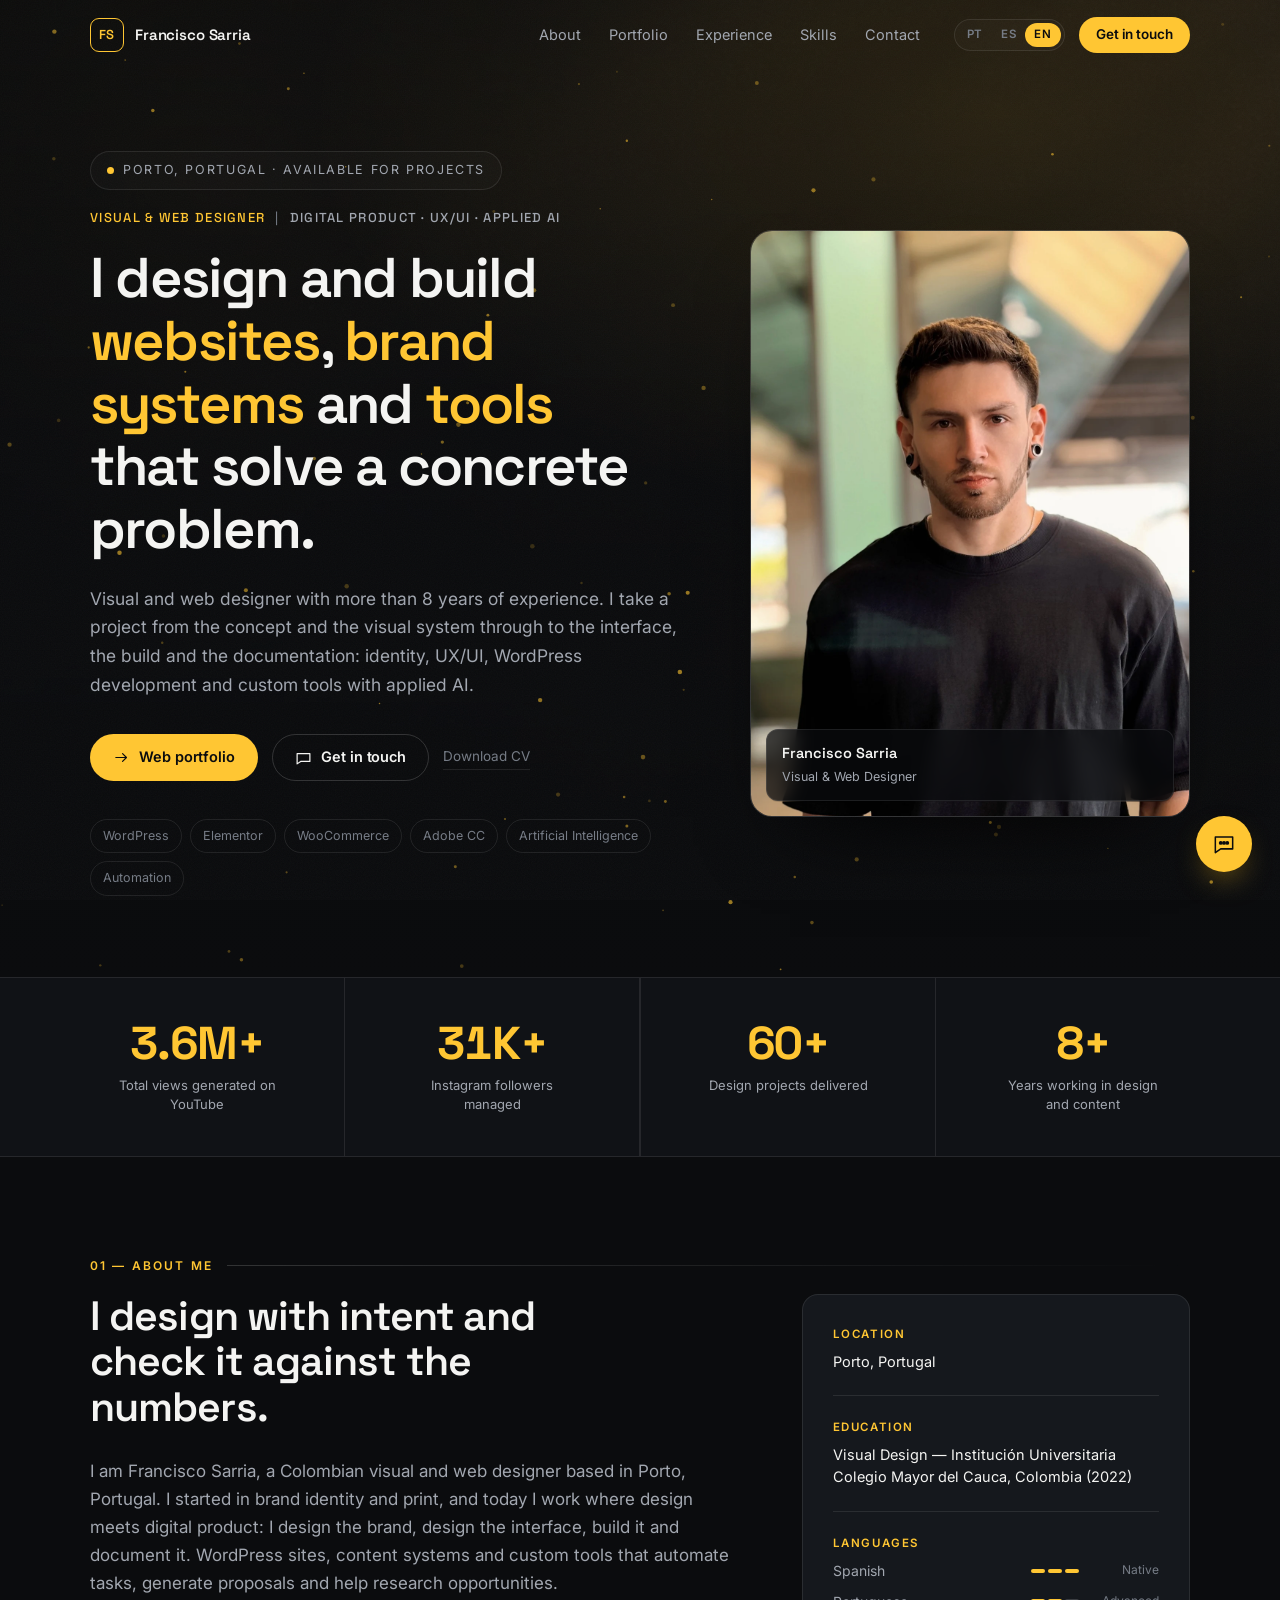
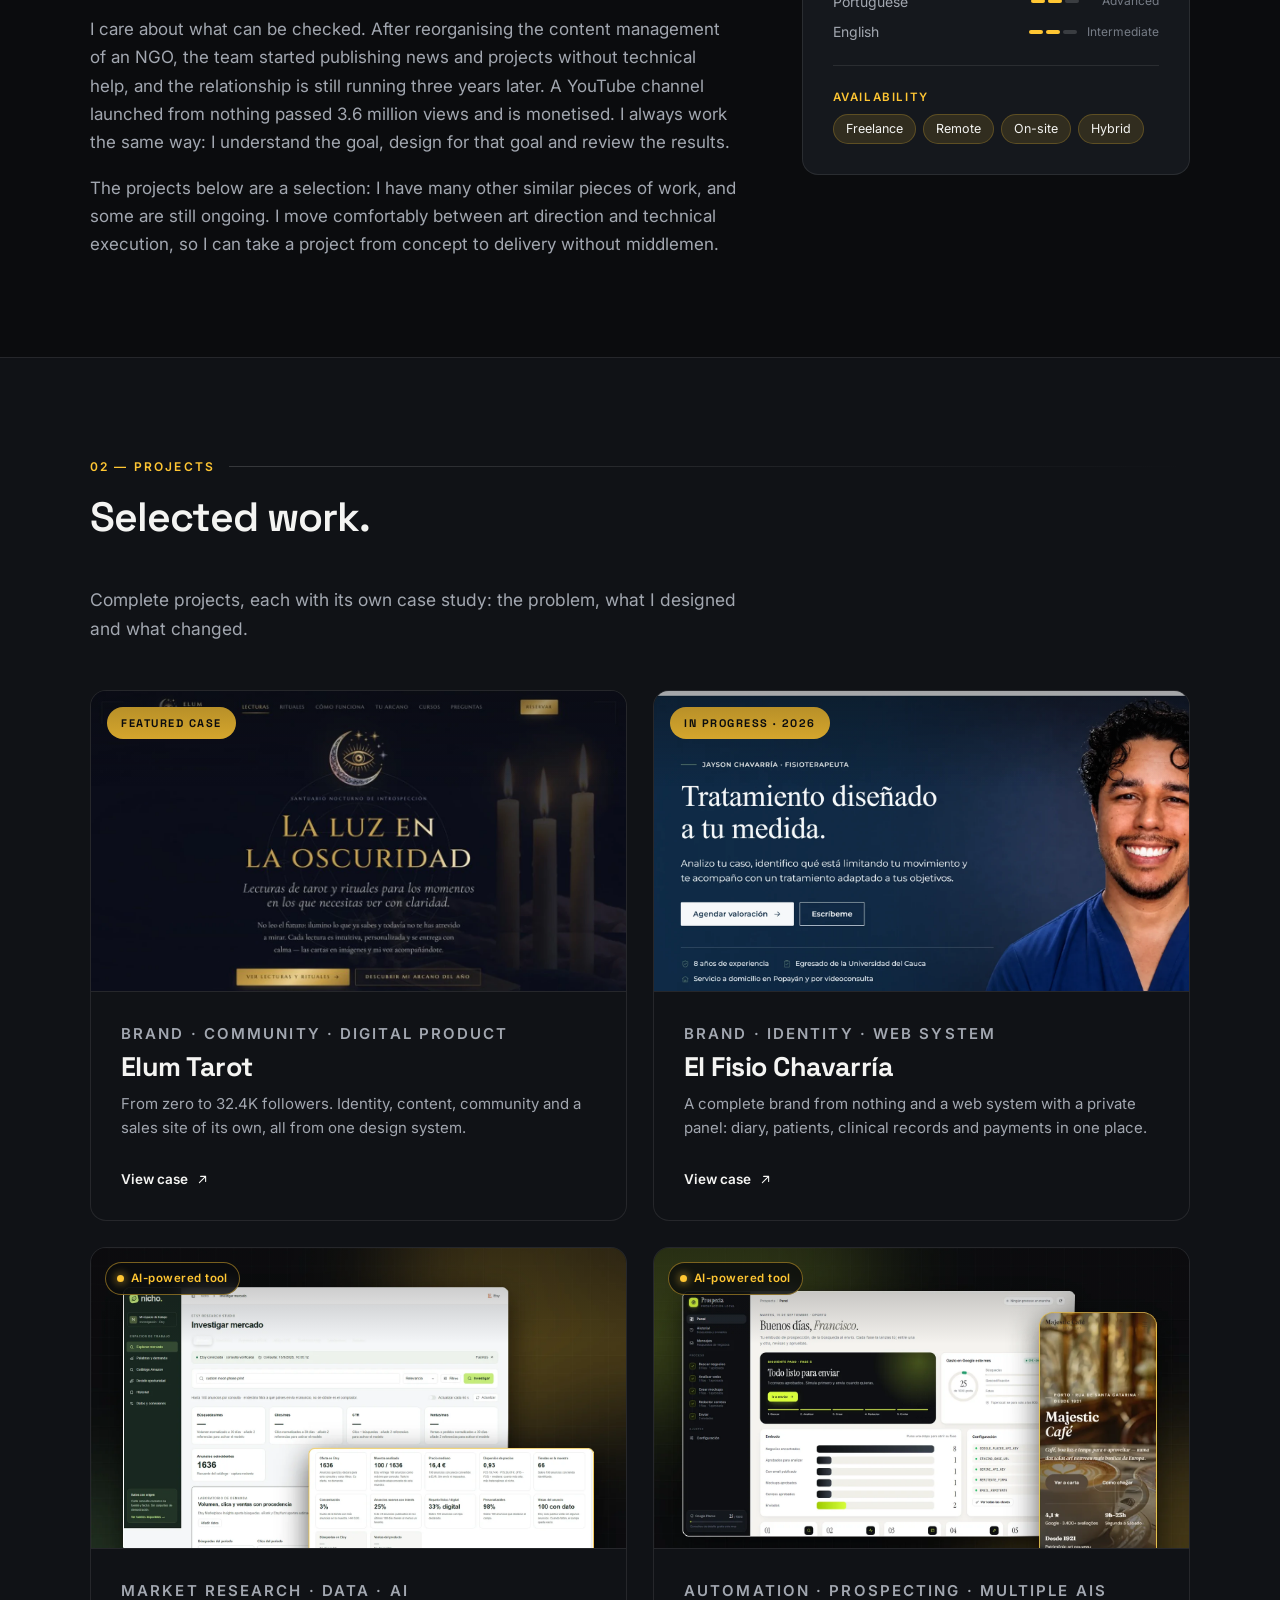
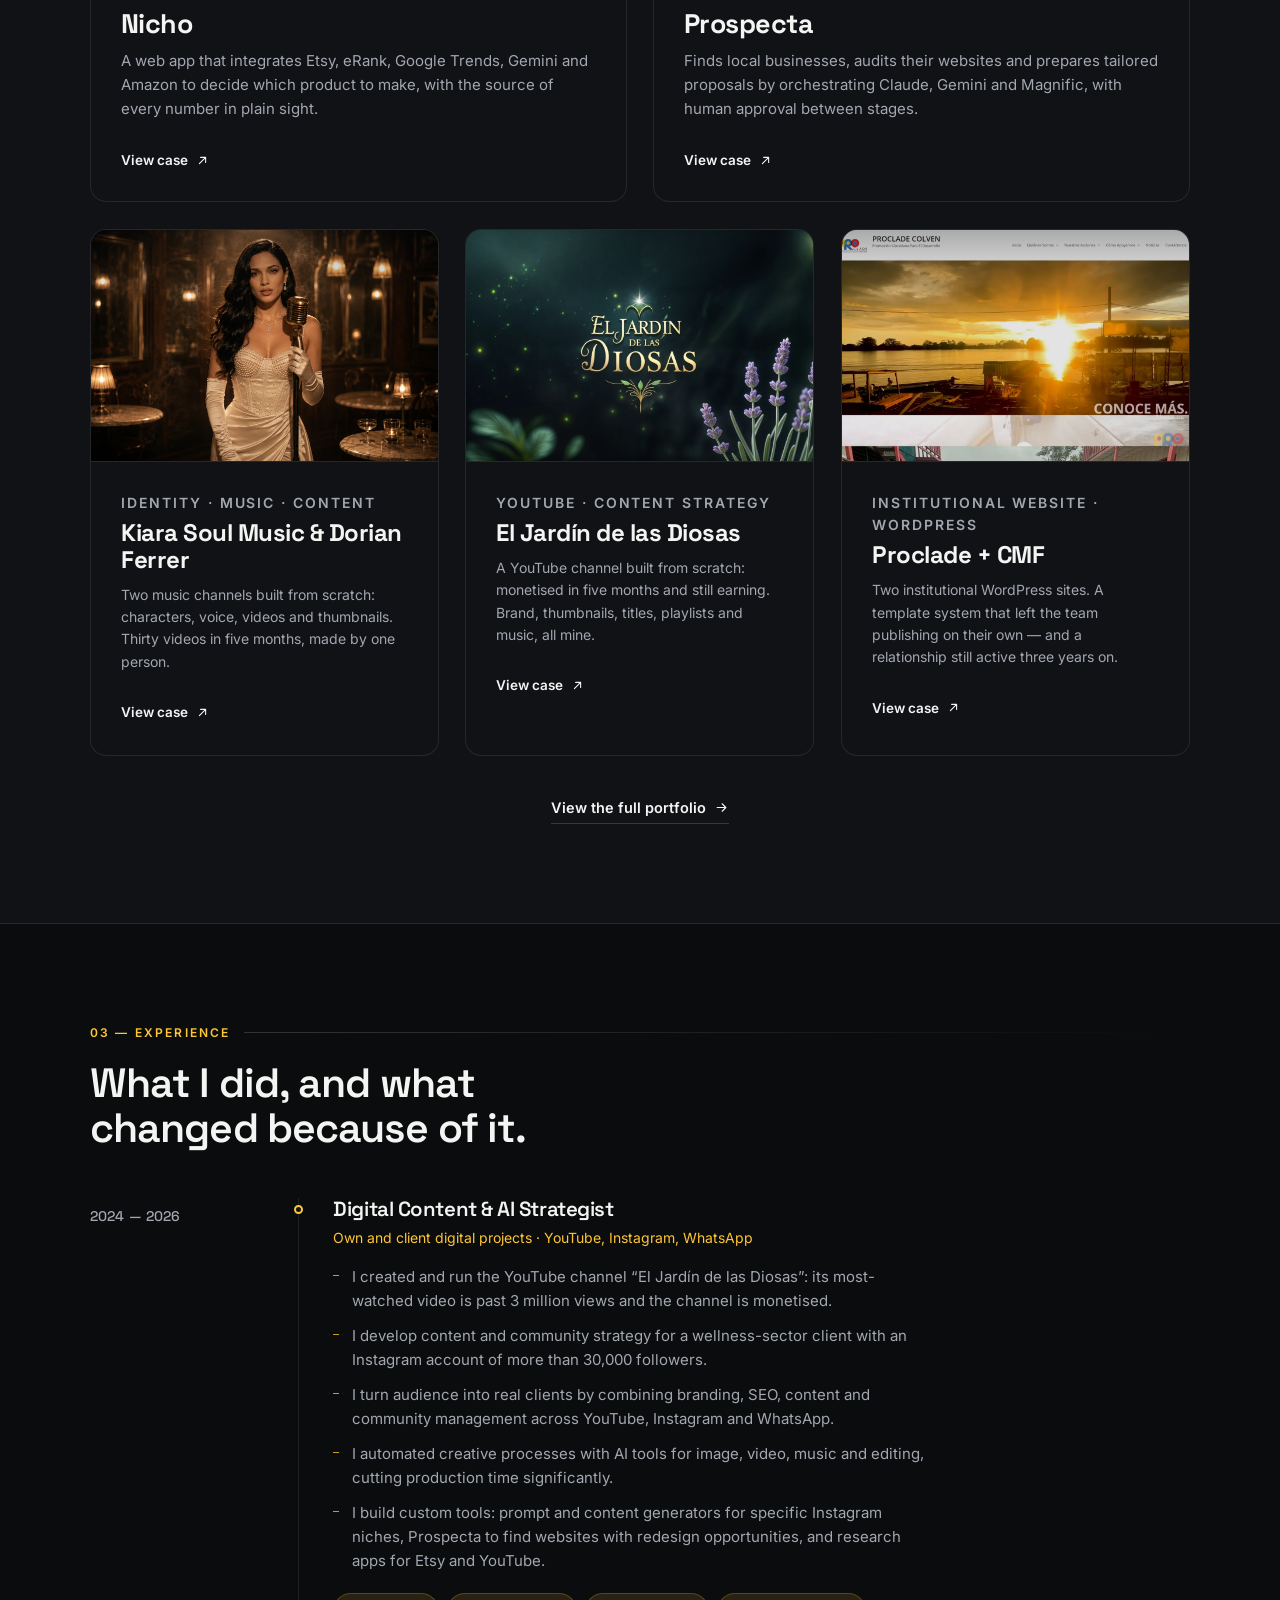
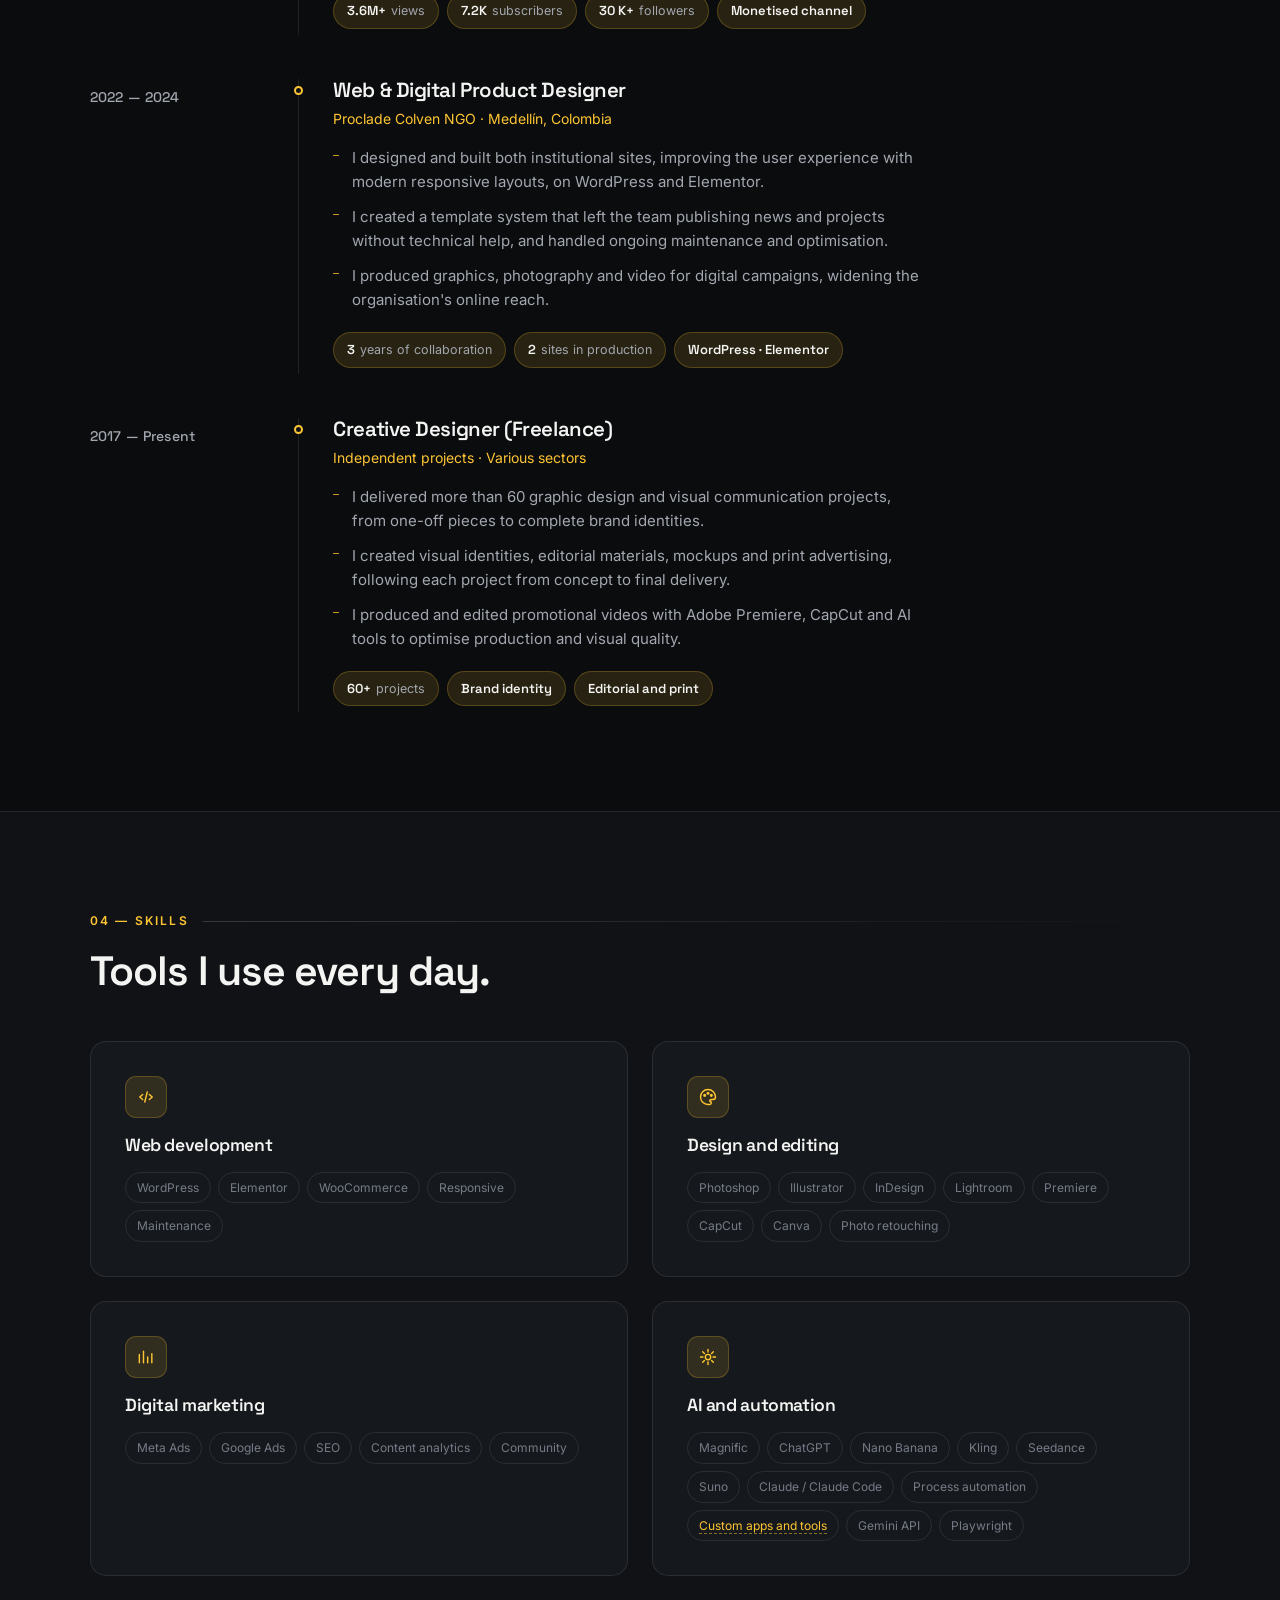
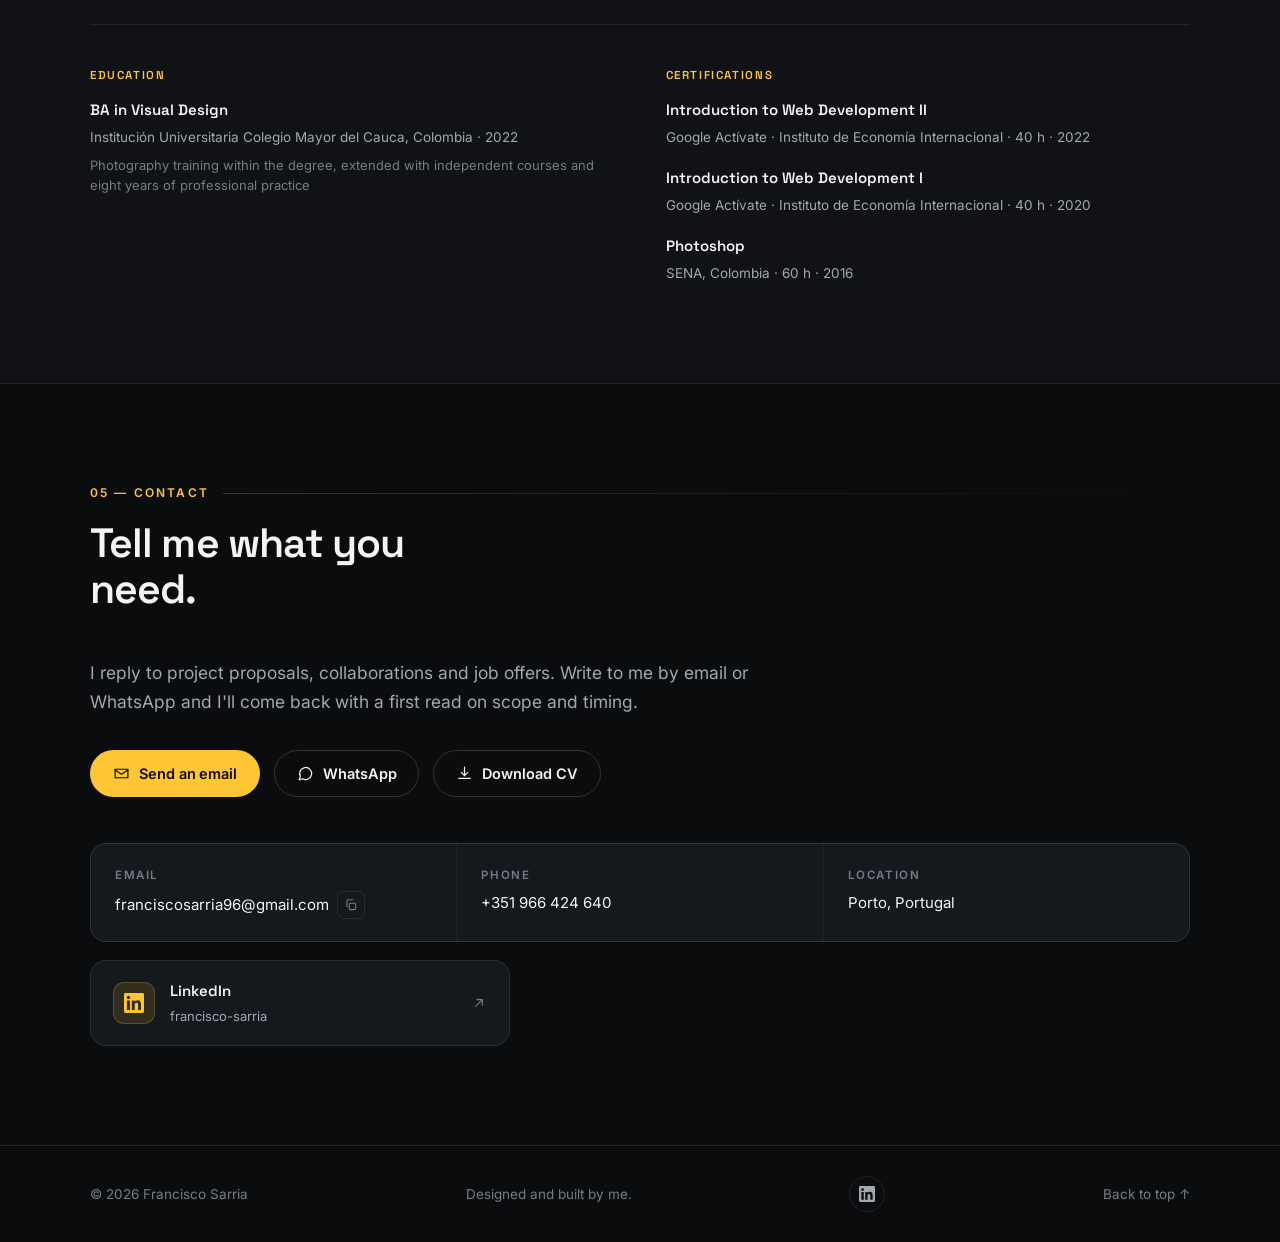
<file: index.html>
<!DOCTYPE html>
<html lang="es">
<head>
<meta charset="utf-8">
<meta name="viewport" content="width=device-width, initial-scale=1, viewport-fit=cover">
<title data-i18n="meta.title">Francisco Sarria — Diseñador de producto digital y web en Oporto</title>
<meta name="description" data-i18n-attr="content:meta.desc" content="Diseño y construyo webs, sistemas de marca y herramientas digitales a medida. UX/UI, WordPress e IA aplicada. Diseñador visual y web en Oporto, Portugal.">
<meta name="author" content="Francisco Sarria">
<meta name="theme-color" content="#0B0C0E">

<meta property="og:type" content="website">
<meta property="og:title" content="Francisco Sarria — Diseñador de producto digital y web">
<meta property="og:description" content="Diseño y construyo webs, sistemas de marca y herramientas digitales a medida. UX/UI, WordPress e IA aplicada. Oporto, Portugal.">
<meta property="og:image" content="https://frajo10.github.io/cvfrancisco/assets/img/francisco.webp">
    <meta property="og:url" content="https://frajo10.github.io/cvfrancisco/">

<meta name="twitter:card" content="summary_large_image">
<meta name="twitter:title" content="Francisco Sarria — Diseñador de producto digital y web">
<meta name="twitter:description" content="Diseño y construyo webs, sistemas de marca y herramientas digitales a medida. UX/UI, WordPress e IA aplicada. Oporto, Portugal.">
<meta name="twitter:image" content="https://frajo10.github.io/cvfrancisco/assets/img/francisco.webp">
<link rel="canonical" href="https://frajo10.github.io/cvfrancisco/">
<link rel="icon" href="assets/img/favicon.svg" type="image/svg+xml">
<link rel="preconnect" href="https://fonts.googleapis.com">
<link rel="preconnect" href="https://fonts.gstatic.com" crossorigin>
<link href="https://fonts.googleapis.com/css2?family=Inter:wght@400;500;600&family=Space+Grotesk:wght@400;500;600;700&display=swap" rel="stylesheet">
<link rel="stylesheet" href="assets/css/style.css?v=62">
<script>document.documentElement.classList.add('js');</script>
<script type="application/ld+json">
{
  "@context": "https://schema.org",
  "@type": "ProfilePage",
  "mainEntity": {
    "@type": "Person",
    "name": "Francisco Sarria",
    "url": "https://frajo10.github.io/cvfrancisco/",
    "image": "https://frajo10.github.io/cvfrancisco/assets/img/francisco.webp",
    "jobTitle": "Diseñador de producto digital y web",
    "description": "Diseño y construyo webs, sistemas de marca y herramientas digitales a medida. UX/UI, WordPress e IA aplicada. Diseñador visual y web en Oporto, Portugal.",
    "nationality": {
      "@type": "Country",
      "name": "Colombia"
    },
    "address": {
      "@type": "PostalAddress",
      "addressLocality": "Oporto",
      "addressCountry": "PT"
    },
    "email": "mailto:franciscosarria96@gmail.com",
    "knowsLanguage": [
      "es",
      "pt",
      "en"
    ],
    "knowsAbout": [
      "Diseño de producto digital",
      "UX/UI",
      "Diseño web",
      "WordPress",
      "Identidad de marca",
      "Sistemas de diseño",
      "Dirección de arte",
      "Estrategia de contenido",
      "IA aplicada al diseño",
      "Desarrollo de herramientas digitales a medida"
    ],
    "sameAs": [
      "https://www.linkedin.com/in/francisco-sarria-528048232/"
    ]
  }
}
</script>
<script type="application/ld+json">
{
  "@context": "https://schema.org",
  "@type": "WebSite",
  "name": "Francisco Sarria — Portafolio",
  "url": "https://frajo10.github.io/cvfrancisco/",
  "inLanguage": [
    "es",
    "pt",
    "en"
  ],
  "author": {
    "@type": "Person",
    "name": "Francisco Sarria"
  }
}
</script>
</head>
<body>

<a class="skip-link" href="#inicio" data-i18n="a11y.skip">Ir al contenido</a>
<div class="progress" id="progress" aria-hidden="true"><span></span></div>

<!-- ============ HEADER ============ -->
<header class="site-header" id="header">
  <div class="wrap header-inner">
    <a href="#inicio" class="brand" aria-label="Francisco Sarria">
      <span class="brand-mark">FS</span>
      <span class="brand-name">Francisco Sarria</span>
    </a>

    <nav class="nav" id="nav" aria-label="Principal">
      <a href="#sobre-mi"    data-i18n="nav.about">Sobre mí</a>
      <a href="portafolio.html" data-i18n="nav.work">Portafolio</a>
      <a href="#experiencia" data-i18n="nav.experience">Experiencia</a>
      <a href="#habilidades" data-i18n="nav.skills">Habilidades</a>
      <a href="#contacto"    data-i18n="nav.contact">Contacto</a>

      <div class="nav-tools">
        <div class="lang" role="group" aria-label="Idioma">
          <button type="button" data-lang="pt">PT</button>
          <button type="button" data-lang="es">ES</button>
          <button type="button" data-lang="en">EN</button>
        </div>
        <a href="#contacto" class="btn btn-primary btn-sm nav-cta" data-i18n="cta.write">Escríbeme</a>
      </div>
    </nav>

    <button class="burger" id="burger" aria-expanded="false" aria-controls="nav" aria-label="Menú">
      <span></span><span></span>
    </button>
  </div>
</header>

<main>

<!-- ============ HERO ============ -->
<section class="hero" id="inicio">
  <div class="hero-bg" aria-hidden="true"><img src="assets/img/hero-bg.webp" alt="" id="heroBg"></div>
  <div class="wrap hero-grid">

    <div class="hero-copy">
      <p class="eyebrow reveal">
        <span class="dot" aria-hidden="true"></span>
        <span data-i18n="hero.eyebrow">Oporto, Portugal · Disponible para proyectos</span>
      </p>

      <p class="hero-kicker reveal" data-d="1">
        <span class="hk-role" data-i18n="hero.kicker.role">Visual &amp; Web Designer</span>
        <span class="hk-stack" data-i18n="hero.kicker.stack">Producto digital · UX/UI · IA aplicada</span>
      </p>

      <h1 class="reveal" data-d="2" data-i18n-html="hero.title">
        Convierto ideas en <em>webs</em> y <em>contenido digital</em> con resultados medibles.
      </h1>

      <p class="lead reveal" data-d="3" data-i18n="hero.lead">Diseñador visual y web con más de 8 años de experiencia. Llevo un proyecto desde el concepto y el sistema visual hasta la interfaz, la implementación y la documentación: identidad, UX/UI, desarrollo en WordPress y herramientas a medida con IA aplicada.</p>

      <div class="hero-actions reveal" data-d="4">
        <a class="btn btn-primary" href="portafolio.html">
          <svg viewBox="0 0 24 24" aria-hidden="true"><path d="M4 12h15m0 0-5.5-5.5M19 12l-5.5 5.5"/></svg>
          <span data-i18n="cta.port">Portafolio web</span>
        </a>
        <a class="btn btn-ghost" href="#contacto">
          <svg viewBox="0 0 24 24" aria-hidden="true"><path d="M3 6.5h18v11H8l-5 3.5z"/></svg>
          <span data-i18n="cta.write">Escríbeme</span>
        </a>
        <a class="link-min" href="assets/docs/CV-Francisco-Sarria-ES.pdf" download data-cv data-i18n="cta.cv">Descargar CV</a>
      </div>

      <ul class="hero-tags reveal" data-d="5">
        <li>WordPress</li><li>Elementor</li><li>WooCommerce</li><li>Adobe CC</li><li data-i18n="tag.ai">Inteligencia Artificial</li><li data-i18n="tag.auto">Automatización</li>
      </ul>
    </div>

    <figure class="hero-photo reveal" data-d="2">
      <img src="assets/img/francisco.webp"
           srcset="assets/img/francisco-sm.webp 700w, assets/img/francisco.webp 1200w"
           sizes="(max-width:1020px) 92vw, 760px"
           data-i18n-attr="alt:a.foto" alt="Francisco Sarria" width="1200" height="1600" fetchpriority="high">
      <figcaption>
        <strong>Francisco Sarria</strong>
        <span data-i18n="hero.role">Visual &amp; Web Designer</span>
      </figcaption>
    </figure>

  </div>
</section>

<!-- ============ METRICS ============ -->
<section class="metrics" aria-label="Resultados">
  <div class="wrap metrics-grid">
    <div class="metric reveal" data-d="0" data-tilt="4">
      <span class="num" data-count="3.6" data-decimals="1" data-suffix=" M+">0</span>
      <span class="metric-label" data-i18n="metric.views">Reproducciones acumuladas en YouTube</span>
    </div>
    <div class="metric reveal" data-d="1" data-tilt="4">
      <span class="num" data-count="31" data-suffix=" K+">0</span>
      <span class="metric-label" data-i18n="metric.followers">Seguidores gestionados en Instagram</span>
    </div>
    <div class="metric reveal" data-d="2" data-tilt="4">
      <span class="num" data-count="60" data-suffix="+">0</span>
      <span class="metric-label" data-i18n="metric.projects">Proyectos de diseño entregados</span>
    </div>
    <div class="metric reveal" data-d="3" data-tilt="4">
      <span class="num" data-count="8" data-suffix="+">0</span>
      <span class="metric-label" data-i18n="metric.years">Años trabajando en diseño y contenido</span>
    </div>
  </div>
</section>

<!-- ============ SOBRE MÍ ============ -->
<section class="section" id="sobre-mi">
  <div class="wrap">
    <p class="kicker reveal"><span data-i18n="sec.about.kicker">01 — Sobre mí</span></p>
    <div class="about-grid">

      <div class="about-copy">
        <h2 class="reveal" data-i18n="sec.about.title">Diseño con criterio y lo compruebo con números.</h2>
        <p class="reveal" data-d="1" data-i18n="about.p1">Soy Francisco Sarria, diseñador visual y web colombiano radicado en Oporto, Portugal. Empecé en identidad de marca e impresos y hoy trabajo donde el diseño se cruza con el producto digital: diseño la marca, diseño la interfaz, la construyo y la documento. Sitios en WordPress, sistemas de contenido y herramientas personalizadas que automatizan tareas, generan propuestas y ayudan a investigar oportunidades.</p>
        <p class="reveal" data-d="2" data-i18n="about.p2">Me interesa lo que se puede comprobar. Al reorganizar la gestión de contenidos de una ONGD, el equipo pasó a publicar noticias y proyectos sin ayuda técnica, y la relación sigue activa tres años después. Al lanzar un canal de YouTube desde cero, superó los 3,6 millones de reproducciones y hoy está monetizado. Trabajo siempre igual: entiendo el objetivo, diseño para ese objetivo y reviso los resultados.</p>
        <p class="reveal" data-d="3" data-i18n="about.p3">
          Me muevo con soltura entre la dirección de arte y la ejecución técnica, así que puedo llevar un proyecto
          del concepto a la entrega sin intermediarios.
        </p>
      </div>

      <aside class="about-facts reveal" data-d="2">
        <dl>
          <div>
            <dt data-i18n="facts.location">Ubicación</dt>
            <dd data-i18n="facts.location.v">Oporto, Portugal</dd>
          </div>
          <div>
            <dt data-i18n="facts.education">Formación</dt>
            <dd data-i18n="facts.education.v">Diseño Visual — Institución Universitaria Colegio Mayor del Cauca, Colombia (2022)</dd>
          </div>
          <div>
            <dt data-i18n="facts.languages">Idiomas</dt>
            <dd>
              <span class="lang-row"><span data-i18n="lang.es">Español</span><span class="bars" data-level="3" aria-hidden="true"><i></i><i></i><i></i></span><em data-i18n="level.native">Nativo</em></span>
              <span class="lang-row"><span data-i18n="lang.pt">Portugués</span><span class="bars" data-level="2" aria-hidden="true"><i></i><i></i><i></i></span><em data-i18n="level.advanced">Avanzado</em></span>
              <span class="lang-row"><span data-i18n="lang.en">Inglés</span><span class="bars" data-level="2" aria-hidden="true"><i></i><i></i><i></i></span><em data-i18n="level.intermediate">Intermedio</em></span>
            </dd>
          </div>
          <div>
            <dt data-i18n="facts.available">Disponibilidad</dt>
            <dd>
              <ul class="avail">
                <li data-i18n="avail.freelance">Freelance</li>
                <li data-i18n="avail.remote">Remoto</li>
                <li data-i18n="avail.onsite">Presencial</li>
                <li data-i18n="avail.hybrid">Híbrido</li>
              </ul>
            </dd>
          </div>
        </dl>
      </aside>

    </div>
  </div>
</section>

<!-- ============ PROYECTOS ============ -->
<section class="section section-alt" id="proyectos">
  <div class="wrap">
    <p class="kicker reveal"><span data-i18n="sec.proj.kicker">02 — Proyectos</span></p>
    <h2 class="reveal" data-i18n="sec.proj.title">Trabajo seleccionado.</h2>
    <p class="lead reveal" data-d="1" data-i18n="sec.proj.lead"></p>

    <div class="vista">
      <article class="vista-card reveal vista-card--dest" data-d="0" data-tilt="3">
        <a href="elum.html">
          <div class="ph ph--cover">
            <span class="badge-featured" data-i18n="work.featured">Caso destacado</span>
            <img src="assets/img/elum/elum-portada.webp" data-i18n-attr="alt:a.portada" alt="" loading="lazy" width="1200" height="800">
          </div>
          <div class="vista-body">
            <p class="work-tag" data-i18n="work.1.tag"></p>
            <h3>Elum Tarot</h3>
            <p data-i18n="work.1.desc"></p>
            <span class="work-more">
              <span data-i18n="work.view">Ver caso</span>
              <svg viewBox="0 0 24 24" aria-hidden="true"><path d="M7 17 17 7M9 7h8v8"/></svg>
            </span>
          </div>
        </a>
      </article>
      <article class="vista-card reveal vista-card--dest" data-d="1" data-tilt="3">
        <a href="fisio-chavarria.html">
          <div class="ph ph--cover">
            <span class="badge-featured" data-i18n="work.inprogress">En desarrollo &middot; 2026</span>
            <img src="assets/img/fisio/fisio-portada.webp" data-i18n-attr="alt:af.web.home" alt="" loading="lazy" width="1500" height="1000">
          </div>
          <div class="vista-body">
            <p class="work-tag" data-i18n="work.5.tag"></p>
            <h3>El Fisio Chavarr&iacute;a</h3>
            <p data-i18n="work.5.desc"></p>
            <span class="work-more">
              <span data-i18n="work.view">Ver caso</span>
              <svg viewBox="0 0 24 24" aria-hidden="true"><path d="M7 17 17 7M9 7h8v8"/></svg>
            </span>
          </div>
        </a>
      </article>
      <article class="vista-card reveal vista-card--dest" data-d="0" data-tilt="3">
        <a href="nicho.html">
          <div class="ph ph--cover">
            <span class="badge-ai"><i></i><span data-i18n="tools.badge">Herramienta con IA</span></span>
            <img src="assets/img/nicho/nicho-portada.webp" data-i18n-attr="alt:ani.portada" alt="" loading="lazy" width="1500" height="1000">
          </div>
          <div class="vista-body">
            <p class="work-tag" data-i18n="work.6.tag"></p>
            <h3>Nicho</h3>
            <p data-i18n="work.6.desc"></p>
            <span class="work-more">
              <span data-i18n="work.view">Ver caso</span>
              <svg viewBox="0 0 24 24" aria-hidden="true"><path d="M7 17 17 7M9 7h8v8"/></svg>
            </span>
          </div>
        </a>
      </article>
      <article class="vista-card reveal vista-card--dest" data-d="1" data-tilt="3">
        <a href="prospecta.html">
          <div class="ph ph--cover">
            <span class="badge-ai"><i></i><span data-i18n="tools.badge">Herramienta con IA</span></span>
            <img src="assets/img/prospecta/prospecta-portada.webp" data-i18n-attr="alt:apr.portada" alt="" loading="lazy" width="1500" height="1000">
          </div>
          <div class="vista-body">
            <p class="work-tag" data-i18n="work.7.tag"></p>
            <h3>Prospecta</h3>
            <p data-i18n="work.7.desc"></p>
            <span class="work-more">
              <span data-i18n="work.view">Ver caso</span>
              <svg viewBox="0 0 24 24" aria-hidden="true"><path d="M7 17 17 7M9 7h8v8"/></svg>
            </span>
          </div>
        </a>
      </article>
      <article class="vista-card reveal" data-d="2" data-tilt="5">
        <a href="kiara-dorian.html">
          <div class="ph ph--cover">
            <img src="assets/img/kiara/kiara-plano-16x9.webp" data-i18n-attr="alt:ak.k16" alt="" loading="lazy" width="1628" height="916">
          </div>
          <div class="vista-body">
            <p class="work-tag" data-i18n="work.2.tag"></p>
            <h3>Kiara Soul Music &amp; Dorian Ferrer</h3>
            <p data-i18n="work.2.desc"></p>
            <span class="work-more">
              <span data-i18n="work.view">Ver caso</span>
              <svg viewBox="0 0 24 24" aria-hidden="true"><path d="M7 17 17 7M9 7h8v8"/></svg>
            </span>
          </div>
        </a>
      </article>
      <article class="vista-card reveal" data-d="3" data-tilt="5">
        <a href="jardin.html">
          <div class="ph ph--cover">
            <img src="assets/img/jardin/jardin-banner.webp" data-i18n-attr="alt:aj.banner" alt="" loading="lazy" width="1400" height="788">
          </div>
          <div class="vista-body">
            <p class="work-tag" data-i18n="work.3.tag"></p>
            <h3>El Jardín de las Diosas</h3>
            <p data-i18n="work.3.desc"></p>
            <span class="work-more">
              <span data-i18n="work.view">Ver caso</span>
              <svg viewBox="0 0 24 24" aria-hidden="true"><path d="M7 17 17 7M9 7h8v8"/></svg>
            </span>
          </div>
        </a>
      </article>
      <article class="vista-card reveal" data-d="4" data-tilt="5">
        <a href="proclade-cmf.html">
          <div class="ph ph--cover">
            <img src="assets/img/proclade/proclade-portada.webp" data-i18n-attr="alt:ap.ph" alt="" loading="lazy" width="1400" height="788">
          </div>
          <div class="vista-body">
            <p class="work-tag" data-i18n="work.4.tag"></p>
            <h3>Proclade + CMF</h3>
            <p data-i18n="work.4.desc"></p>
            <span class="work-more">
              <span data-i18n="work.view">Ver caso</span>
              <svg viewBox="0 0 24 24" aria-hidden="true"><path d="M7 17 17 7M9 7h8v8"/></svg>
            </span>
          </div>
        </a>
      </article>
    </div>

    <div class="projects-more reveal">
      <a href="portafolio.html" class="section-link">
        <span data-i18n="work.viewAll">Ver todo el portafolio</span>
        <svg viewBox="0 0 24 24" aria-hidden="true"><path d="M5 12h14M13 6l6 6-6 6"/></svg>
      </a>
    </div>
  </div>
</section>

<!-- ============ EXPERIENCIA ============ -->
<section class="section" id="experiencia">
  <div class="wrap">
    <p class="kicker reveal"><span data-i18n="sec.exp.kicker">03 — Experiencia</span></p>
    <h2 class="reveal" data-i18n="sec.exp.title">Qué hice y qué cambió por hacerlo.</h2>

    <ol class="timeline">

      <li class="tl-item reveal">
        <div class="tl-when"><span>2024 — 2026</span></div>
        <div class="tl-body">
          <h3 data-i18n="exp.1.role">Digital Content &amp; AI Strategist</h3>
          <p class="tl-org" data-i18n="exp.1.org">Proyectos digitales propios y de clientes · YouTube, Instagram, WhatsApp</p>
          <ul>
            <li data-i18n="exp.1.b1">Creé y dirijo el canal de YouTube «El Jardín de las Diosas»: su vídeo más visto supera los 3 millones de reproducciones y el canal está monetizado.</li>
            <li data-i18n="exp.1.b2">Desarrollo la estrategia de contenido y comunidad de un cliente del sector bienestar, con una cuenta de Instagram de más de 30.000 seguidores.</li>
            <li data-i18n="exp.1.b3">Convierto audiencia en clientes reales combinando branding, SEO, contenido y gestión de comunidad en YouTube, Instagram y WhatsApp.</li>
            <li data-i18n="exp.1.b4">Automaticé procesos creativos con herramientas de IA para imagen, vídeo, música y edición, reduciendo de forma significativa los tiempos de producción.</li>
            <li data-i18n="exp.1.b5">Desarrollo herramientas a medida: generadores de prompts y contenido para nichos de Instagram, Prospecta para localizar webs con oportunidades de rediseño, y aplicaciones de research para Etsy y YouTube.</li>
          </ul>
          <div class="chips">
            <span class="chip"><span data-i18n="n.36m">3,6 M+</span> <em data-i18n="chip.views">reproducciones</em></span>
            <span class="chip"><span data-i18n="n.72k">7,2 K</span> <em data-i18n="chip.subs">suscriptores</em></span>
            <span class="chip">30 K+ <em data-i18n="chip.followers">seguidores</em></span>
            <span class="chip" data-i18n="chip.monetized">Canal monetizado</span>
          </div>
        </div>
      </li>

      <li class="tl-item reveal">
        <div class="tl-when"><span>2022 — 2024</span></div>
        <div class="tl-body">
          <h3 data-i18n="exp.2.role">Web & Digital Product Designer</h3>
          <p class="tl-org" data-i18n="exp.2.org">ONGD Proclade Colven · Medellín, Colombia</p>
          <ul>
            <li data-i18n="exp.2.b1">Diseñé y desarrollé los dos sitios institucionales, mejorando la experiencia de usuario con layouts modernos y responsive, sobre WordPress y Elementor.</li>
            <li data-i18n="exp.2.b2">Creé un sistema de plantillas que dejó al equipo publicando noticias y proyectos sin ayuda técnica, y me encargué del mantenimiento y la optimización continua.</li>
            <li data-i18n="exp.2.b3">Produje contenido gráfico, fotografía y vídeo para campañas digitales, ampliando el alcance online de la organización.</li>
          </ul>
          <div class="chips">
            <span class="chip">3 <em data-i18n="chip.years">años de relación</em></span>
            <span class="chip">2 <em data-i18n="chip.sites">sitios en producción</em></span>
            <span class="chip">WordPress · Elementor</span>
          </div>
        </div>
      </li>

      <li class="tl-item reveal">
        <div class="tl-when"><span>2017 — <span data-i18n="exp.3.now">Actualidad</span></span></div>
        <div class="tl-body">
          <h3 data-i18n="exp.3.role">Creative Designer (Freelance)</h3>
          <p class="tl-org" data-i18n="exp.3.org">Proyectos independientes · Sectores diversos</p>
          <ul>
            <li data-i18n="exp.3.b1">Entregué más de 60 proyectos de diseño gráfico y comunicación visual, desde piezas puntuales hasta identidades de marca completas.</li>
            <li data-i18n="exp.3.b2">Creé identidades visuales, materiales editoriales, mockups y publicidad impresa, acompañando cada proyecto del concepto a la entrega final.</li>
            <li data-i18n="exp.3.b3">Produje y edité vídeos promocionales con Adobe Premiere, CapCut y herramientas de IA para optimizar producción y calidad visual.</li>
          </ul>
          <div class="chips">
            <span class="chip">60+ <em data-i18n="chip.projects">proyectos</em></span>
            <span class="chip" data-i18n="chip.branding">Identidad de marca</span>
            <span class="chip" data-i18n="chip.editorial">Editorial e impresos</span>
          </div>
        </div>
      </li>

    </ol>
  </div>
</section>

<!-- ============ HABILIDADES ============ -->
<section class="section section-alt" id="habilidades">
  <div class="wrap">
    <p class="kicker reveal"><span data-i18n="sec.skills.kicker">04 — Habilidades</span></p>
    <h2 class="reveal" data-i18n="sec.skills.title">Herramientas que uso a diario.</h2>

    <div class="skills">
      <div class="skill reveal" data-d="0">
        <span class="skill-ico" aria-hidden="true">
          <svg viewBox="0 0 24 24"><path d="M8 9 4.5 12 8 15m8-6 3.5 3-3.5 3M13.5 6l-3 12"/></svg>
        </span>
        <h3 data-i18n="skills.web">Desarrollo web</h3>
        <ul class="tags">
          <li>WordPress</li><li>Elementor</li><li>WooCommerce</li><li data-i18n="t.responsive">Responsive</li><li data-i18n="t.maintenance">Mantenimiento</li>
        </ul>
      </div>

      <div class="skill reveal" data-d="1">
        <span class="skill-ico" aria-hidden="true">
          <svg viewBox="0 0 24 24"><path d="M12 3a9 9 0 1 0 0 18h2a2 2 0 0 0 0-4 2 2 0 0 1 2-2h2a3 3 0 0 0 3-3 9 9 0 0 0-9-9Z"/><circle cx="8" cy="10" r="1"/><circle cx="12" cy="7.5" r="1"/><circle cx="16" cy="10" r="1"/></svg>
        </span>
        <h3 data-i18n="skills.design">Diseño y edición</h3>
        <ul class="tags">
          <li>Photoshop</li><li>Illustrator</li><li>InDesign</li><li>Lightroom</li><li>Premiere</li><li>CapCut</li><li>Canva</li><li data-i18n="t.retouch">Retoque fotográfico</li>
        </ul>
      </div>

      <div class="skill reveal" data-d="2">
        <span class="skill-ico" aria-hidden="true">
          <svg viewBox="0 0 24 24"><path d="M4 19V9m5 10V5m5 14v-7m5 7V8"/></svg>
        </span>
        <h3 data-i18n="skills.marketing">Marketing digital</h3>
        <ul class="tags">
          <li>Meta Ads</li><li>Google Ads</li><li>SEO</li><li data-i18n="t.analytics">Analítica de contenido</li><li data-i18n="t.community">Comunidad</li>
        </ul>
      </div>

      <div class="skill reveal" data-d="3">
        <span class="skill-ico" aria-hidden="true">
          <svg viewBox="0 0 24 24"><path d="M12 3v3m0 12v3M3 12h3m12 0h3M5.6 5.6l2.1 2.1m8.6 8.6 2.1 2.1m0-12.8-2.1 2.1m-8.6 8.6-2.1 2.1"/><circle cx="12" cy="12" r="3.2"/></svg>
        </span>
        <h3 data-i18n="skills.ai">IA y automatización</h3>
        <ul class="tags">
          <li>Magnific</li><li>ChatGPT</li><li>Nano Banana</li><li>Kling</li><li>Seedance</li><li>Suno</li><li>Claude / Claude Code</li>
          <li data-i18n="t.automation">Automatización de procesos</li><li><a class="tag-link" href="portafolio.html#herramientas" data-i18n="t.tools">Apps y herramientas a medida</a></li>
          <li>Gemini API</li><li>Playwright</li>
        </ul>
      </div>
    </div>

    <div class="edu reveal" data-d="4">
      <div class="edu-col">
        <h3 data-i18n="edu.h1">Formación</h3>
        <ul class="edu-list">
          <li>
            <strong data-i18n="edu.deg">Licenciatura en Diseño Visual</strong>
            <span data-i18n="edu.deg.v">Institución Universitaria Colegio Mayor del Cauca, Colombia · 2022</span>
            <em data-i18n="edu.deg.n">Formación en fotografía dentro de la carrera, ampliada con cursos independientes y ocho años de práctica profesional</em>
          </li>
        </ul>
      </div>
      <div class="edu-col">
        <h3 data-i18n="edu.h2">Certificaciones</h3>
        <ul class="edu-list">
          <li>
            <strong data-i18n="edu.c1">Introducción al Desarrollo Web II</strong>
            <span data-i18n="edu.c1.v">Google Actívate · Instituto de Economía Internacional · 40 h · 2022</span>
          </li>
          <li>
            <strong data-i18n="edu.c2">Introducción al Desarrollo Web I</strong>
            <span data-i18n="edu.c2.v">Google Actívate · Instituto de Economía Internacional · 40 h · 2020</span>
          </li>
          <li>
            <strong data-i18n="edu.c3">Photoshop</strong>
            <span data-i18n="edu.c3.v">SENA, Colombia · 60 h · 2016</span>
          </li>
        </ul>
      </div>
    </div>
  </div>
</section>

<!-- ============ CONTACTO ============ -->
<section class="section contact" id="contacto">
  <div class="wrap">
    <p class="kicker reveal"><span data-i18n="sec.contact.kicker">05 — Contacto</span></p>
    <h2 class="reveal" data-i18n="sec.contact.title">Cuéntame qué necesitas.</h2>
    <p class="lead reveal" data-d="1" data-i18n="contact.lead">
      Respondo a propuestas de proyecto, colaboraciones y ofertas de trabajo. Escríbeme por correo o por WhatsApp
      y te contesto con una primera idea de alcance y plazos.
    </p>

    <div class="contact-actions reveal" data-d="2">
      <a class="btn btn-primary" href="mailto:franciscosarria96@gmail.com?subject=Proyecto%20-%20Francisco%20Sarria">
        <svg viewBox="0 0 24 24" aria-hidden="true"><path d="M3 6h18v12H3z"/><path d="m3 7 9 6 9-6"/></svg>
        <span data-i18n="cta.email">Enviar un correo</span>
      </a>
      <a class="btn btn-ghost" href="https://wa.me/351966424640" target="_blank" rel="noopener noreferrer">
        <svg viewBox="0 0 24 24" aria-hidden="true"><path d="M3 21l1.7-5A8.5 8.5 0 1 1 8 19.4z"/></svg>
        <span>WhatsApp</span>
      </a>
      <a class="btn btn-ghost" href="assets/docs/CV-Francisco-Sarria-ES.pdf" download data-cv>
        <svg viewBox="0 0 24 24" aria-hidden="true"><path d="M12 3v12m0 0 4.5-4.5M12 15l-4.5-4.5M4 19h16"/></svg>
        <span data-i18n="cta.cv">Descargar CV</span>
      </a>
    </div>

    <ul class="contact-list reveal" data-d="3">
      <li>
        <span data-i18n="contact.email">Correo</span>
        <span class="dato-copia">
          <a href="mailto:franciscosarria96@gmail.com">franciscosarria96@gmail.com</a>
          <button type="button" class="copiar" data-copiar="franciscosarria96@gmail.com" data-i18n-attr="aria-label:contact.copiar">
            <svg viewBox="0 0 24 24" aria-hidden="true"><rect x="9" y="9" width="11" height="11" rx="2"/><path d="M5 15V5a2 2 0 0 1 2-2h8"/></svg>
          </button>
        </span>
      </li>
      <li>
        <span data-i18n="contact.phone">Teléfono</span>
        <a href="tel:+351966424640">+351 966 424 640</a>
      </li>
      <li>
        <span data-i18n="contact.city">Ubicación</span>
        <span data-i18n="facts.location.v">Oporto, Portugal</span>
      </li>
    </ul>

    <ul class="socials reveal" data-d="4">
        <li>
          <a href="https://www.linkedin.com/in/francisco-sarria-528048232/" target="_blank" rel="noopener noreferrer">
            <span class="soc-ico"><svg class="ico-brand" viewBox="0 0 24 24" aria-hidden="true"><path d="M20.45 20.45h-3.55v-5.57c0-1.33-.03-3.04-1.86-3.04-1.85 0-2.13 1.45-2.13 2.94v5.67H9.35V9h3.41v1.56h.05c.48-.9 1.64-1.85 3.37-1.85 3.6 0 4.27 2.37 4.27 5.46v6.28zM5.34 7.43a2.06 2.06 0 1 1 0-4.13 2.06 2.06 0 0 1 0 4.13zm1.78 13.02H3.56V9h3.56v11.45zM22.22 0H1.77C.79 0 0 .77 0 1.73v20.54C0 23.23.79 24 1.77 24h20.45c.98 0 1.78-.77 1.78-1.73V1.73C24 .77 23.2 0 22.22 0z"/></svg></span>
            <span class="soc-txt"><strong>LinkedIn</strong><em>francisco-sarria</em></span>
            <svg class="soc-arrow" viewBox="0 0 24 24" aria-hidden="true"><path d="M7 17 17 7M9 7h8v8"/></svg>
          </a>
        </li>
    </ul>
  </div>
</section>

</main>

<footer class="site-footer">
  <div class="wrap footer-inner">
    <p>© <span id="year">2026</span> Francisco Sarria</p>
    <p data-i18n="footer.note">Diseñado y desarrollado por mí.</p>

    <ul class="foot-social">
        <li><a href="https://www.linkedin.com/in/francisco-sarria-528048232/" target="_blank" rel="noopener noreferrer" aria-label="LinkedIn"><svg class="ico-brand" viewBox="0 0 24 24" aria-hidden="true"><path d="M20.45 20.45h-3.55v-5.57c0-1.33-.03-3.04-1.86-3.04-1.85 0-2.13 1.45-2.13 2.94v5.67H9.35V9h3.41v1.56h.05c.48-.9 1.64-1.85 3.37-1.85 3.6 0 4.27 2.37 4.27 5.46v6.28zM5.34 7.43a2.06 2.06 0 1 1 0-4.13 2.06 2.06 0 0 1 0 4.13zm1.78 13.02H3.56V9h3.56v11.45zM22.22 0H1.77C.79 0 0 .77 0 1.73v20.54C0 23.23.79 24 1.77 24h20.45c.98 0 1.78-.77 1.78-1.73V1.73C24 .77 23.2 0 22.22 0z"/></svg></a></li>
    </ul>
    <a href="#inicio" class="to-top" data-i18n="footer.top">Volver arriba ↑</a>
  </div>
</footer>

<script src="assets/js/i18n.js?v=62"></script>
<script src="assets/js/main.js?v=62"></script>
<script src="assets/js/motion.js?v=62" defer></script>
<script src="assets/js/asistente.js?v=62" defer></script>
</body>
</html>
</file>
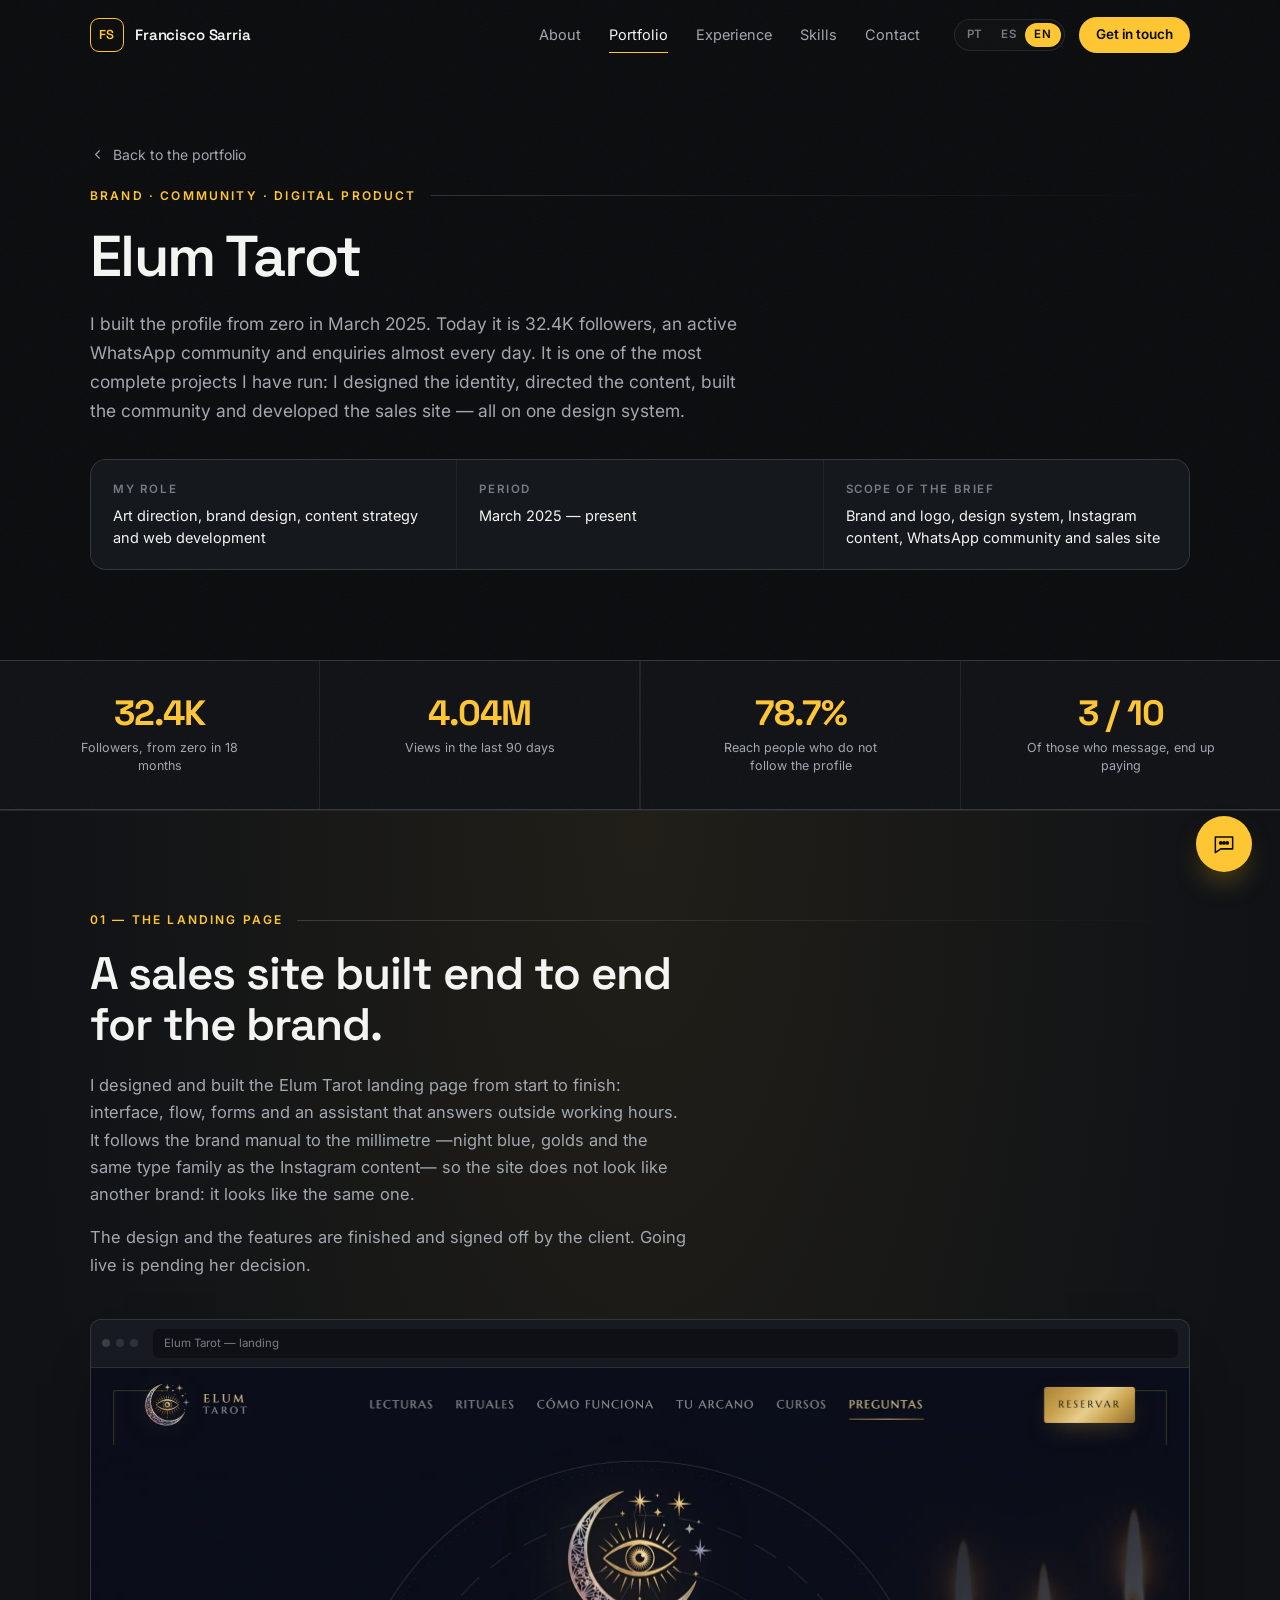
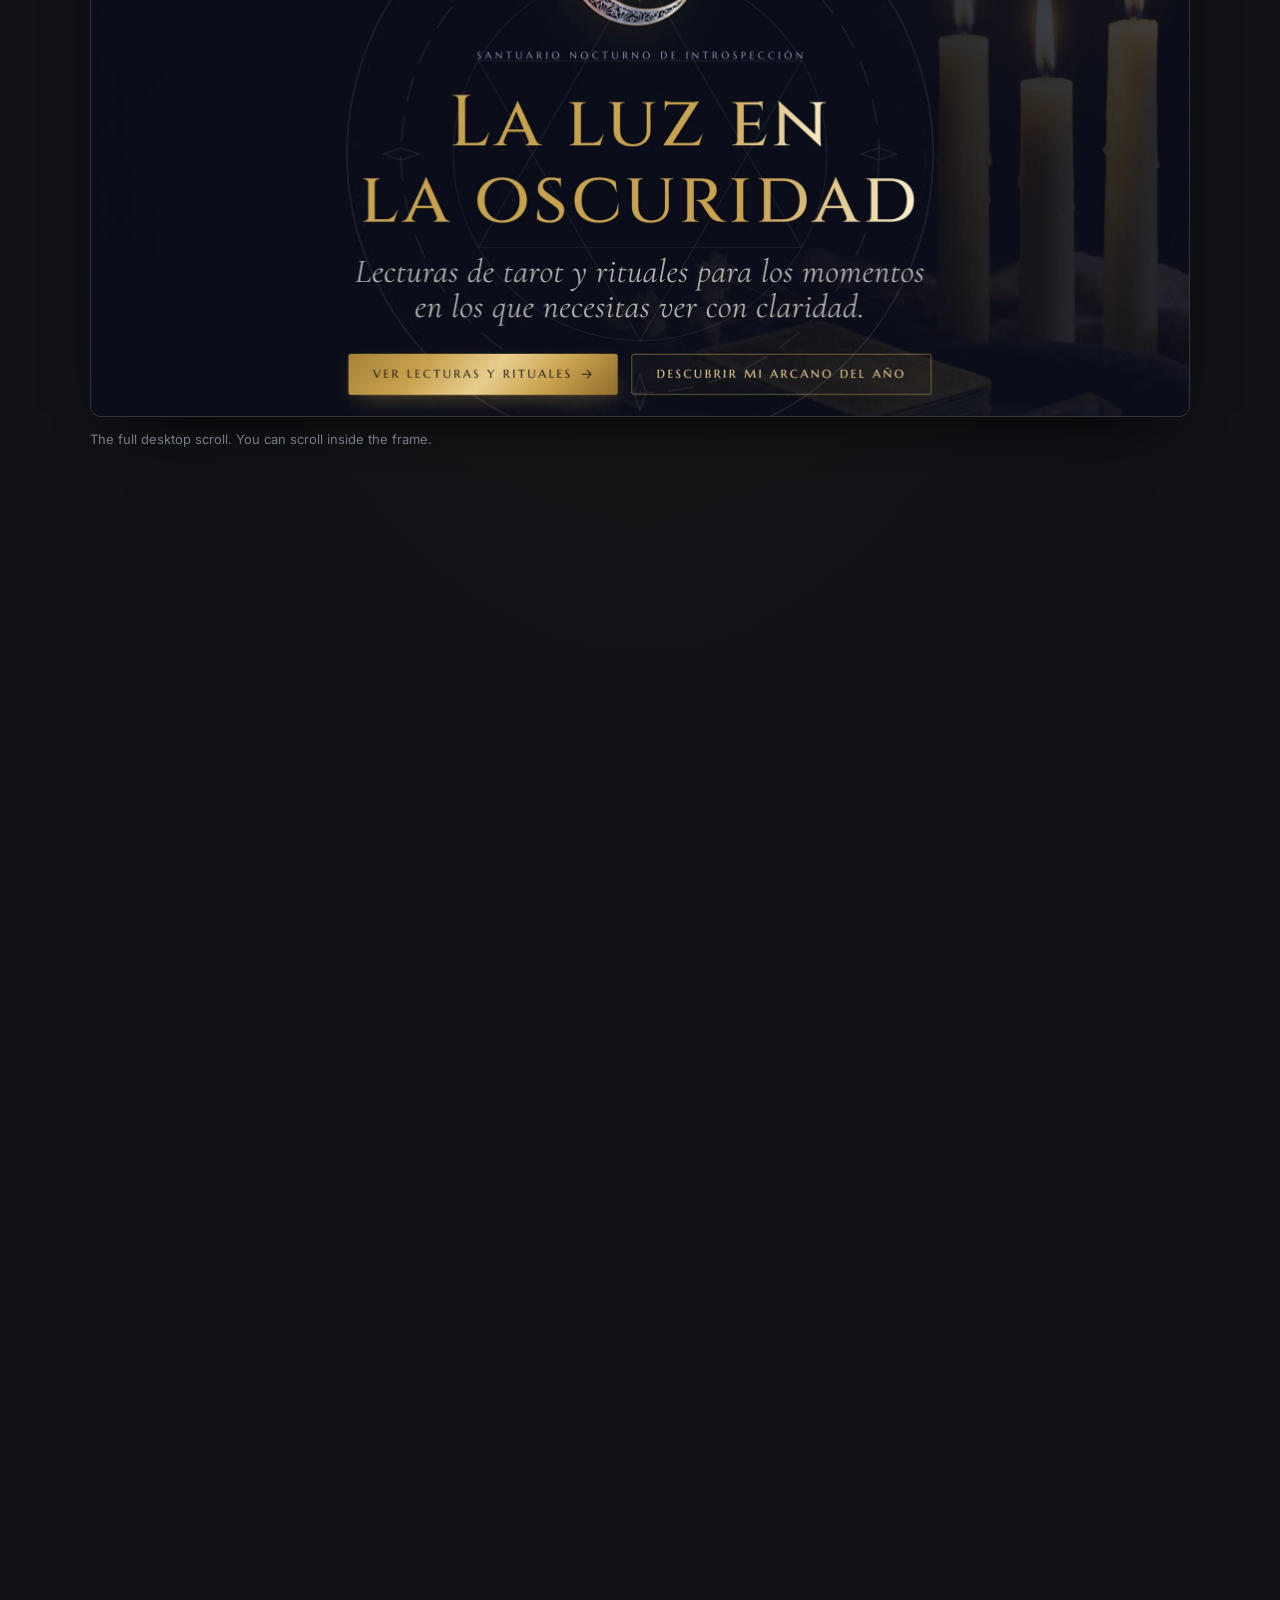
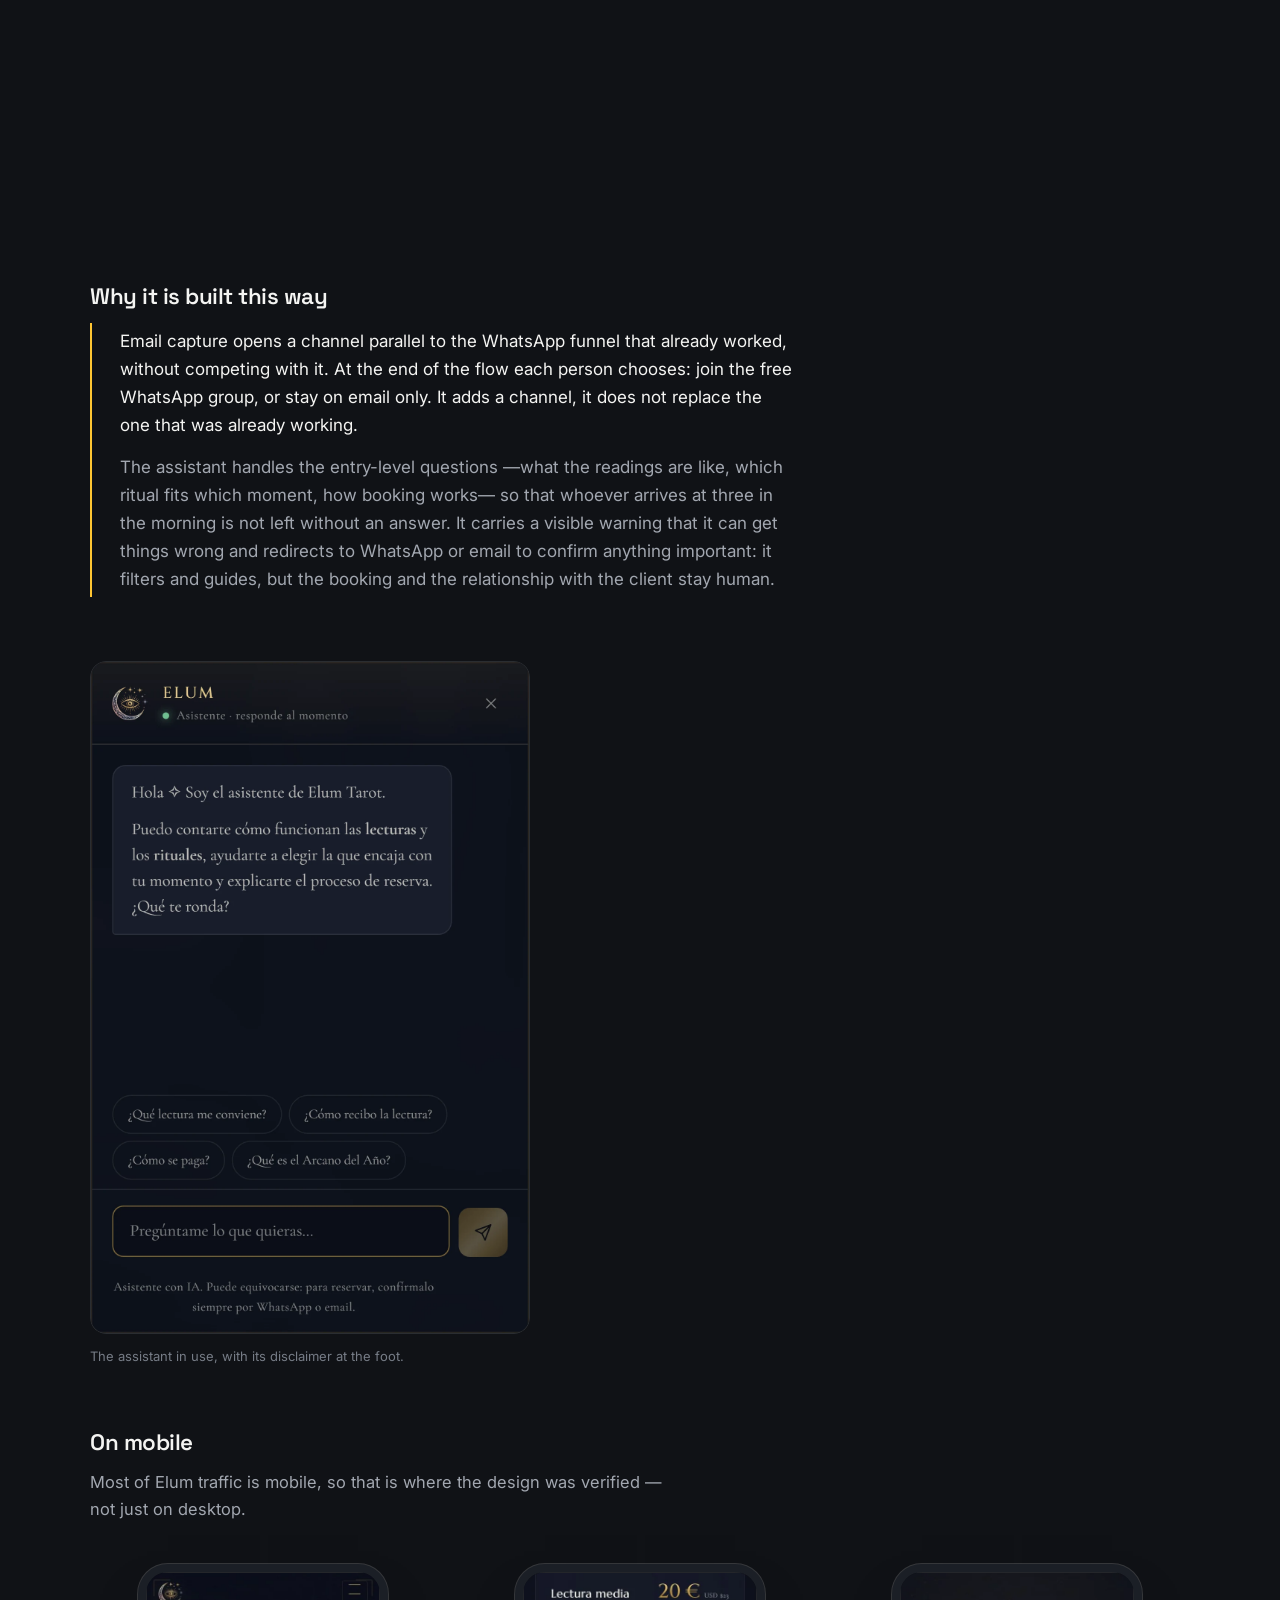
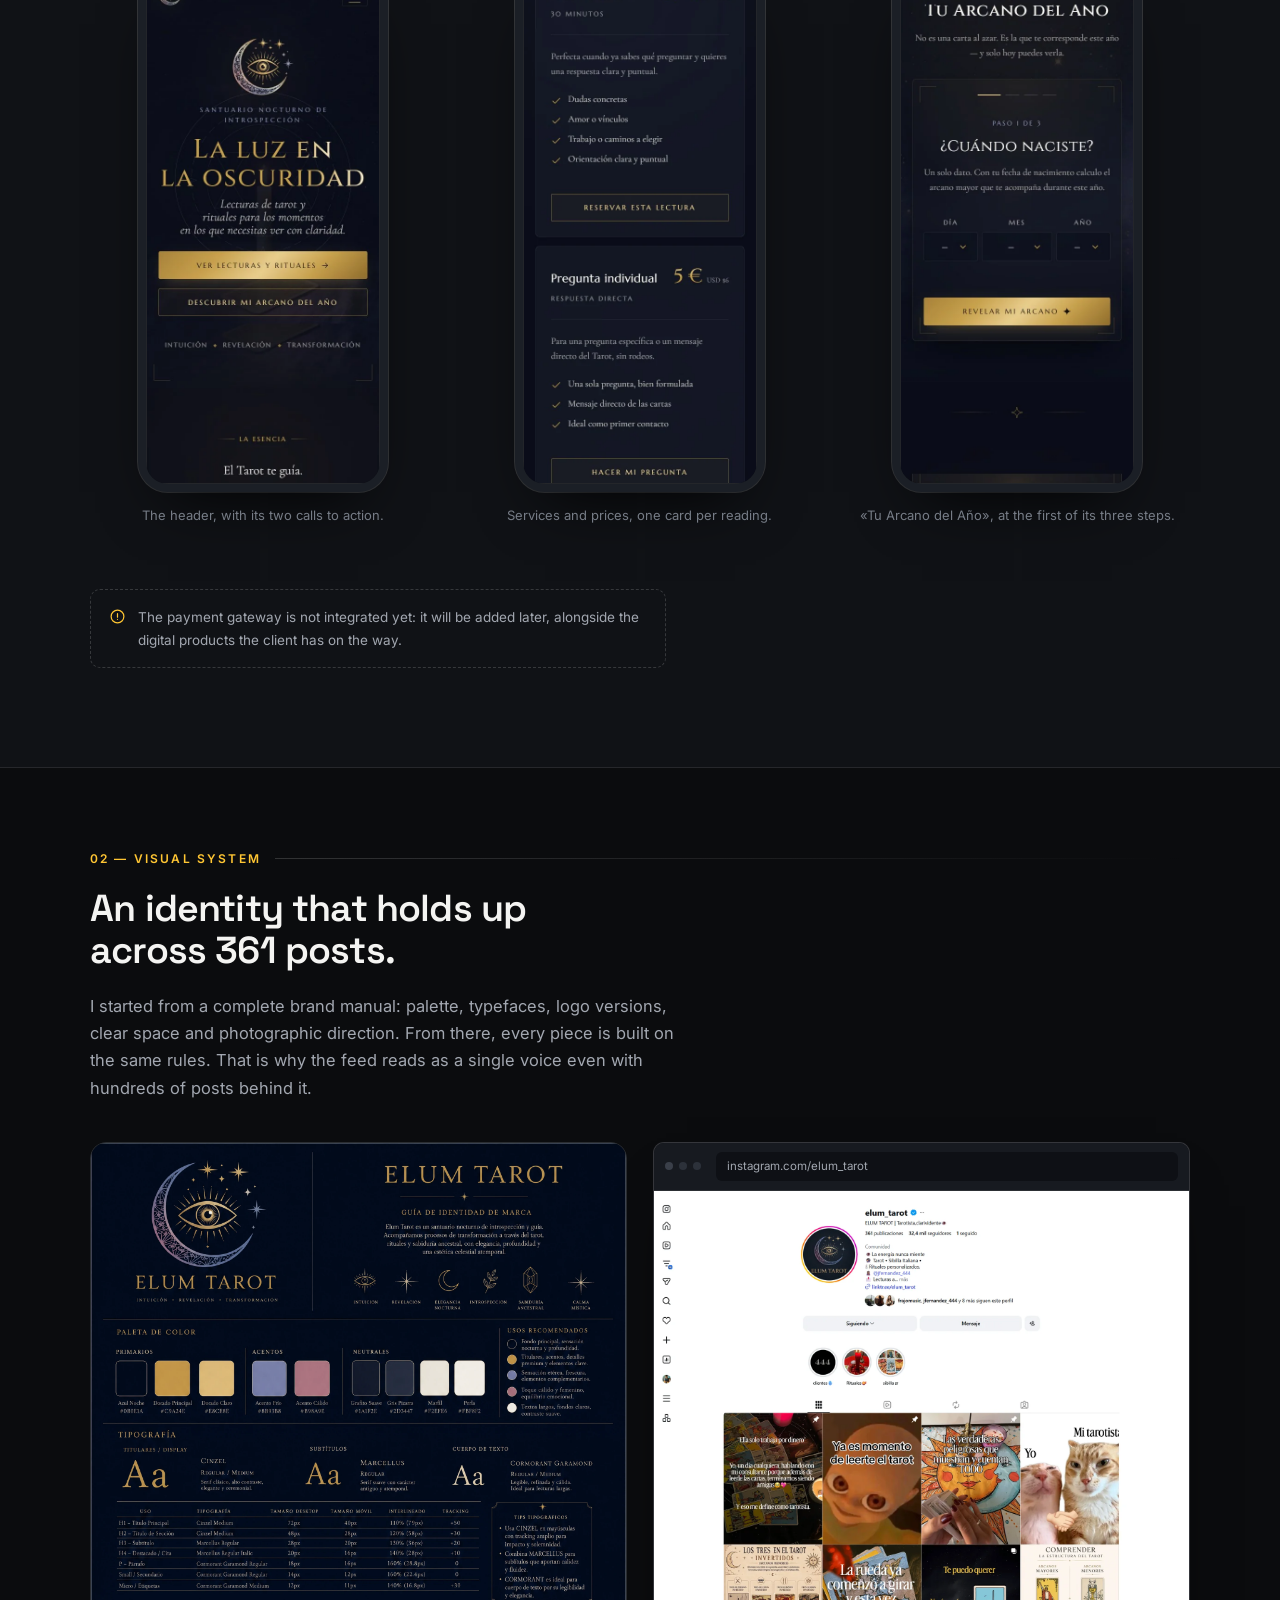
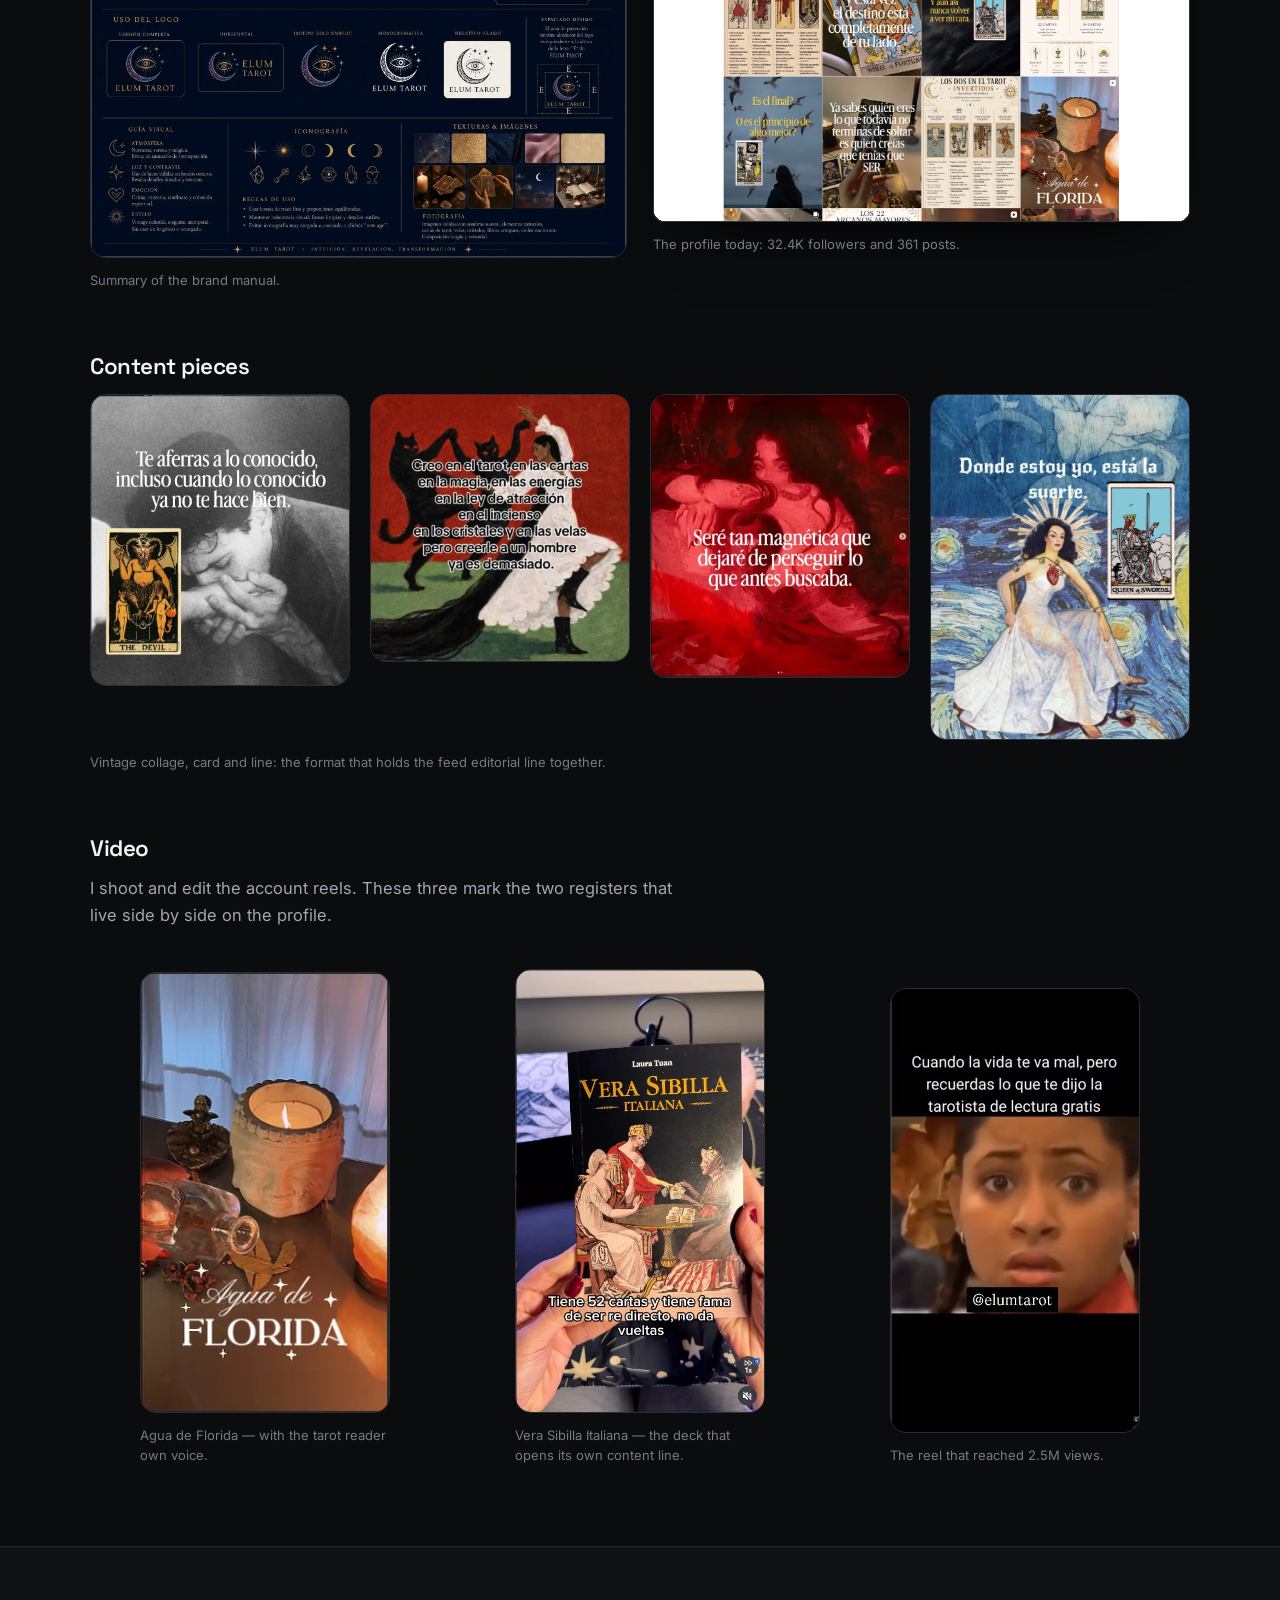
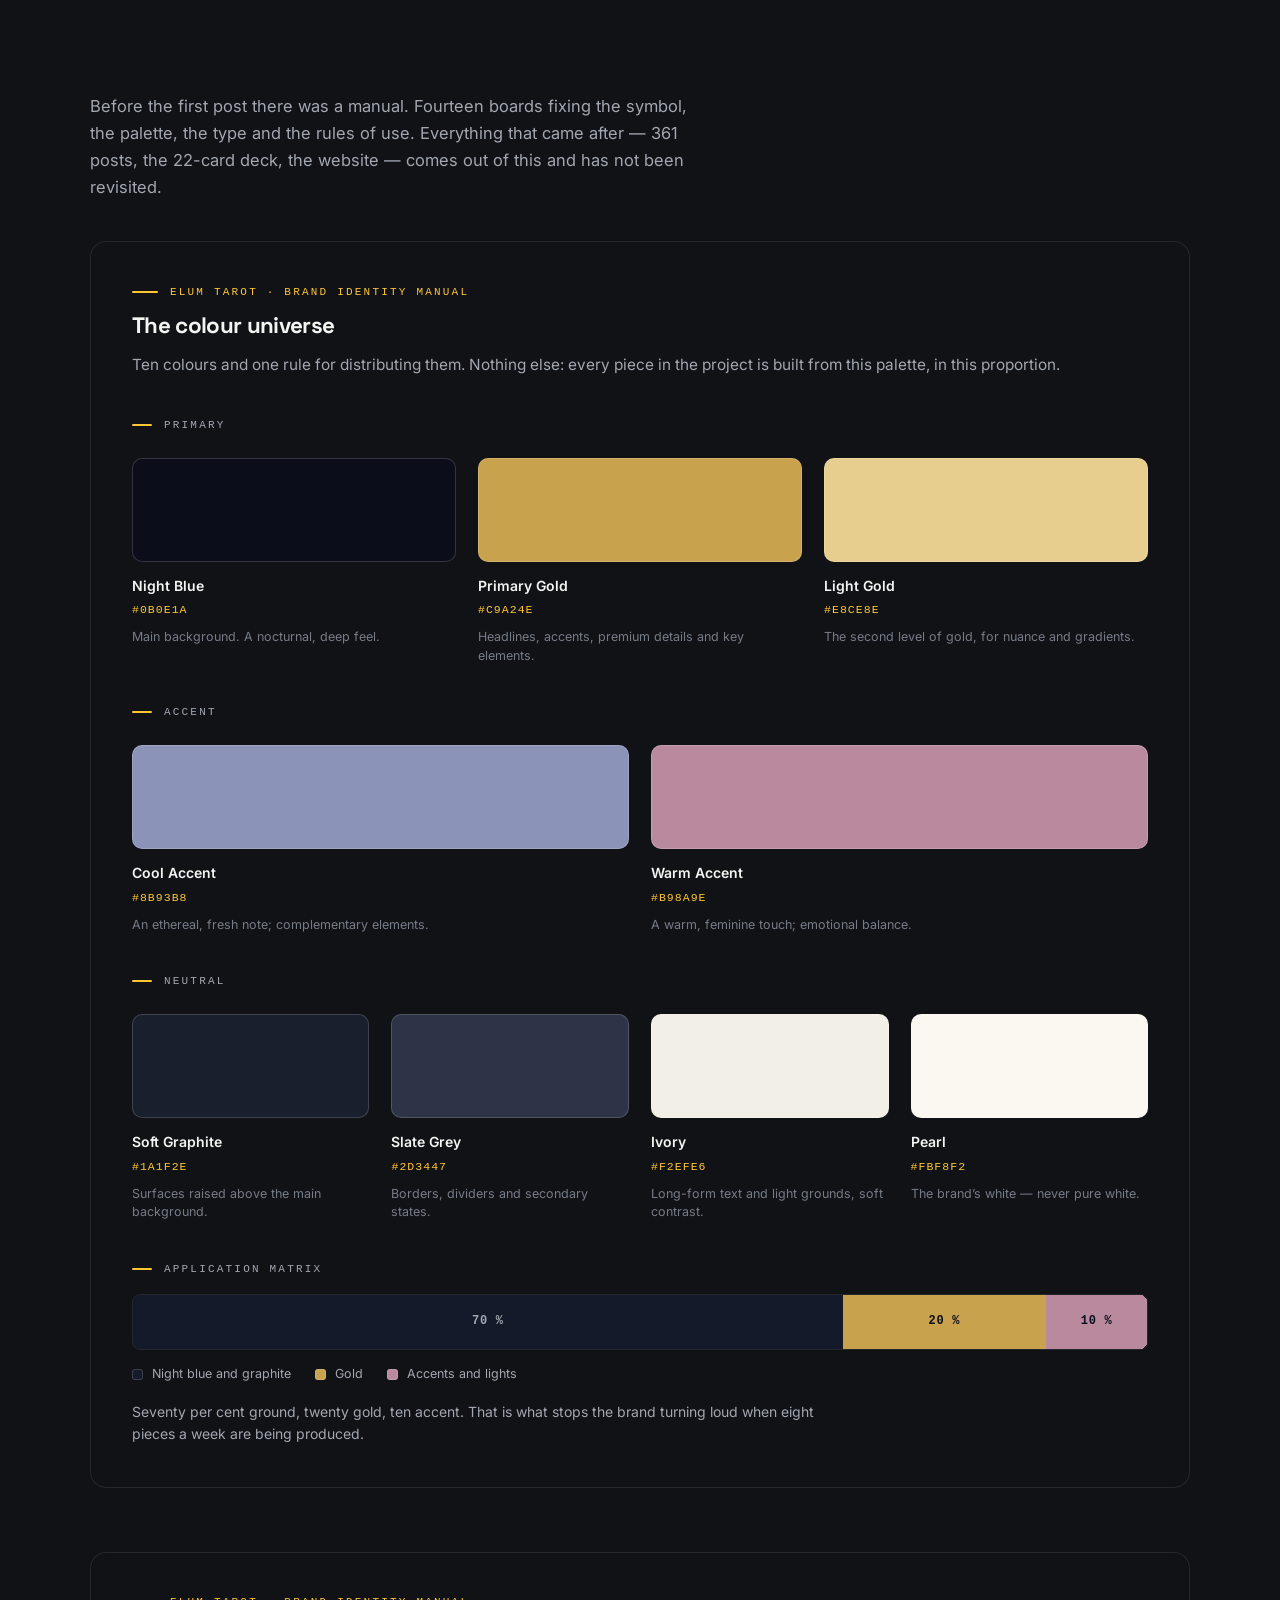
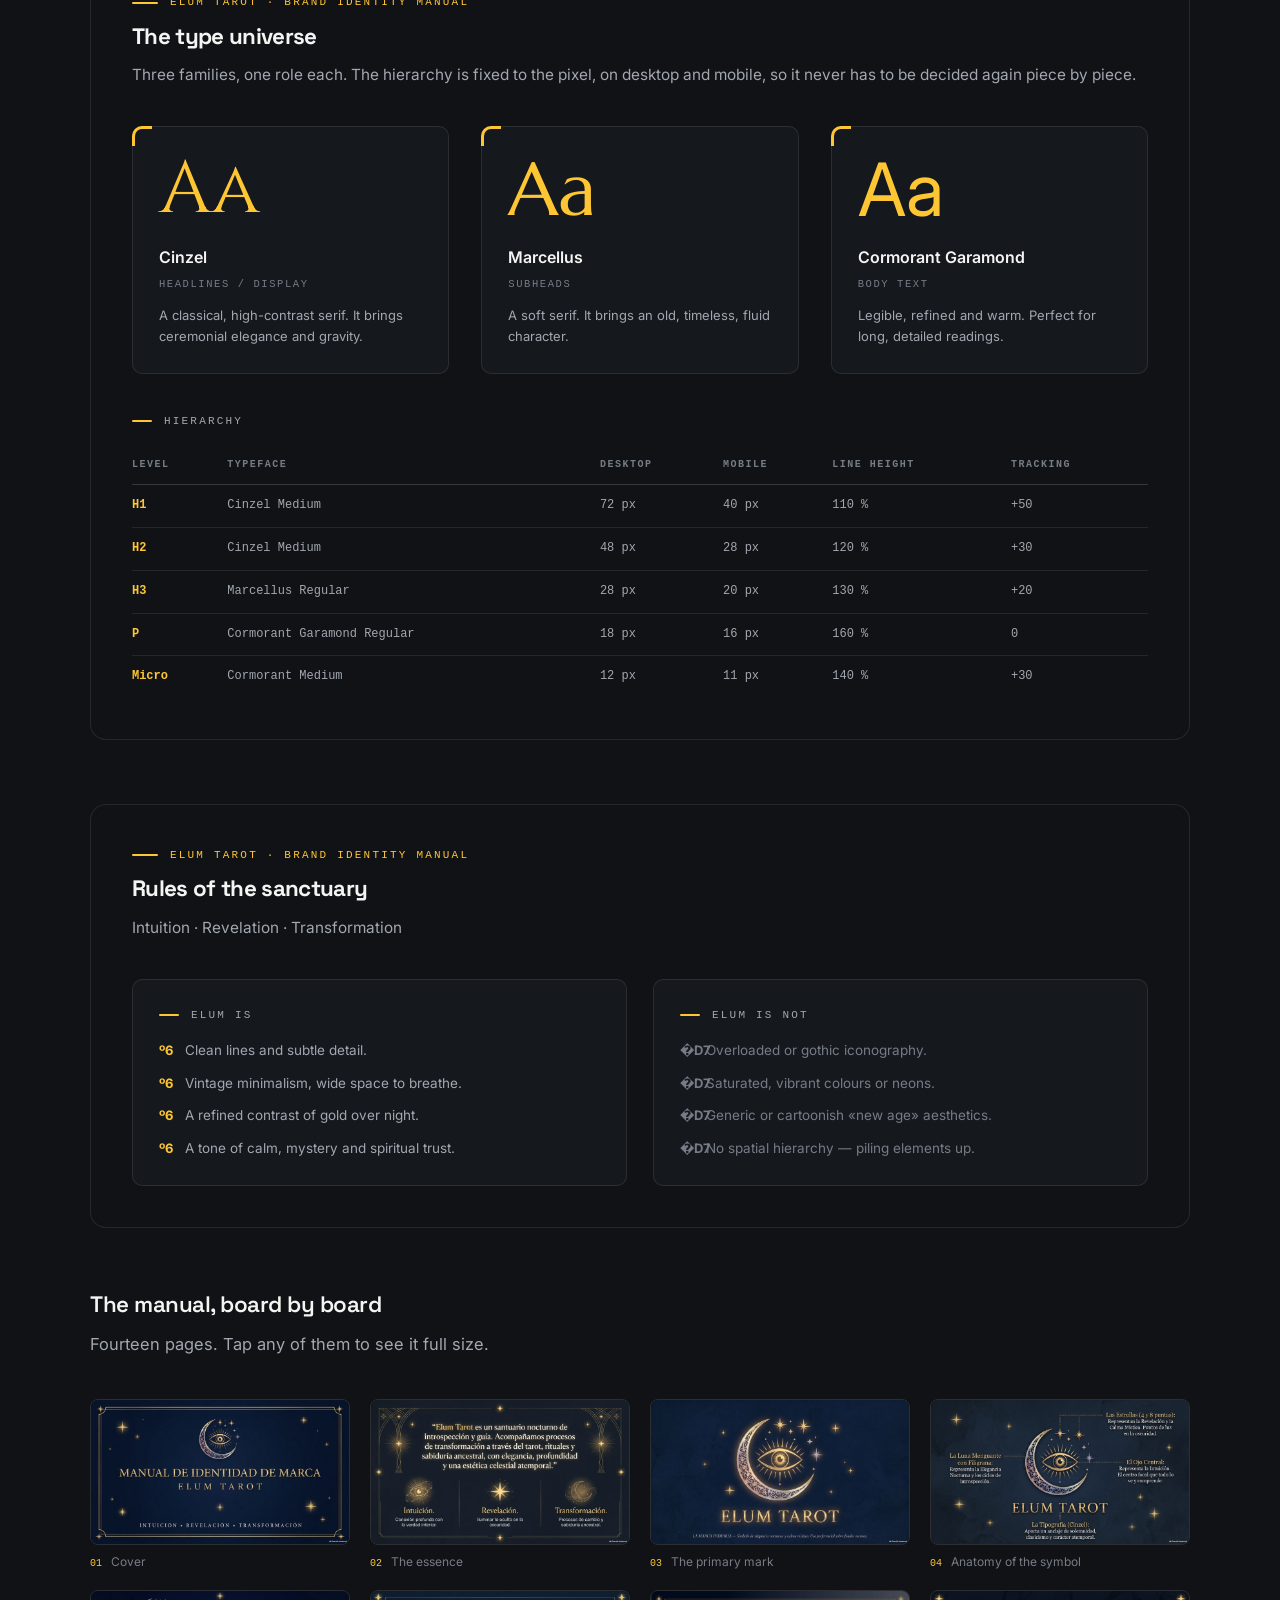
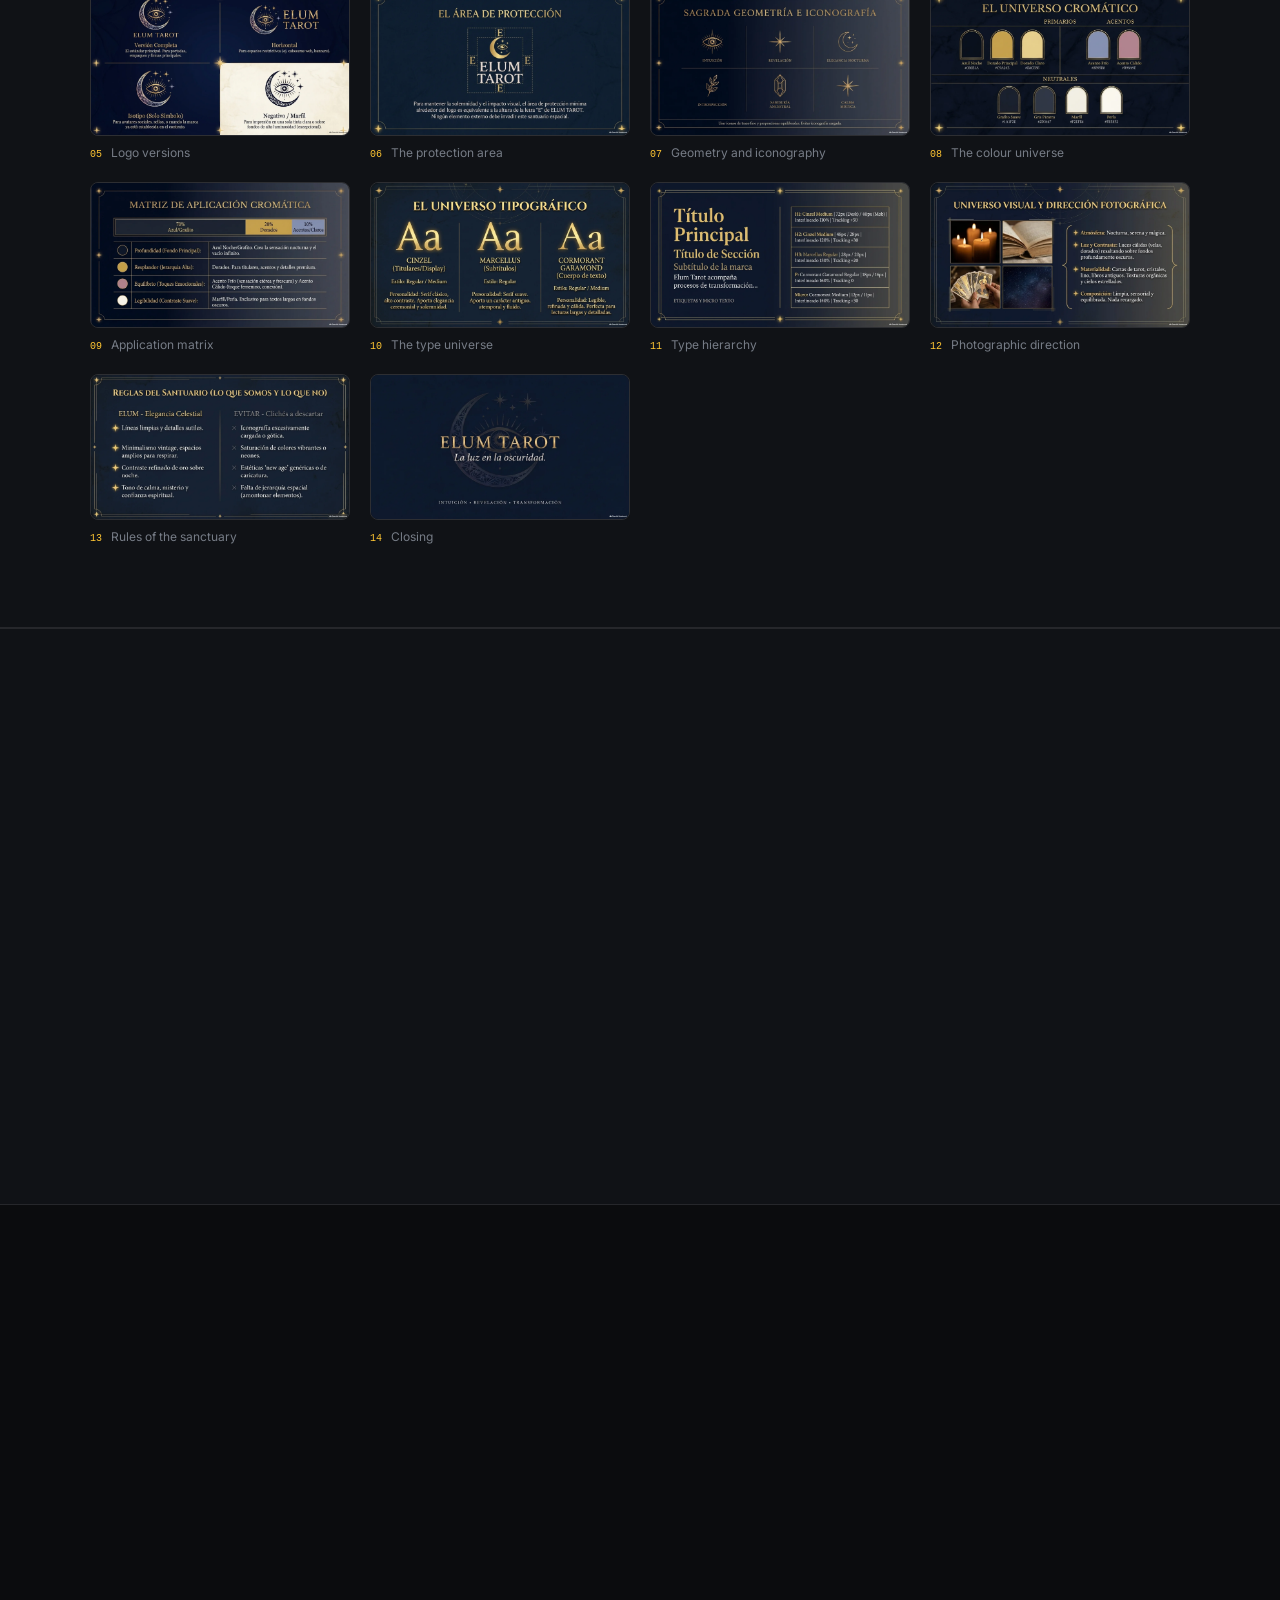
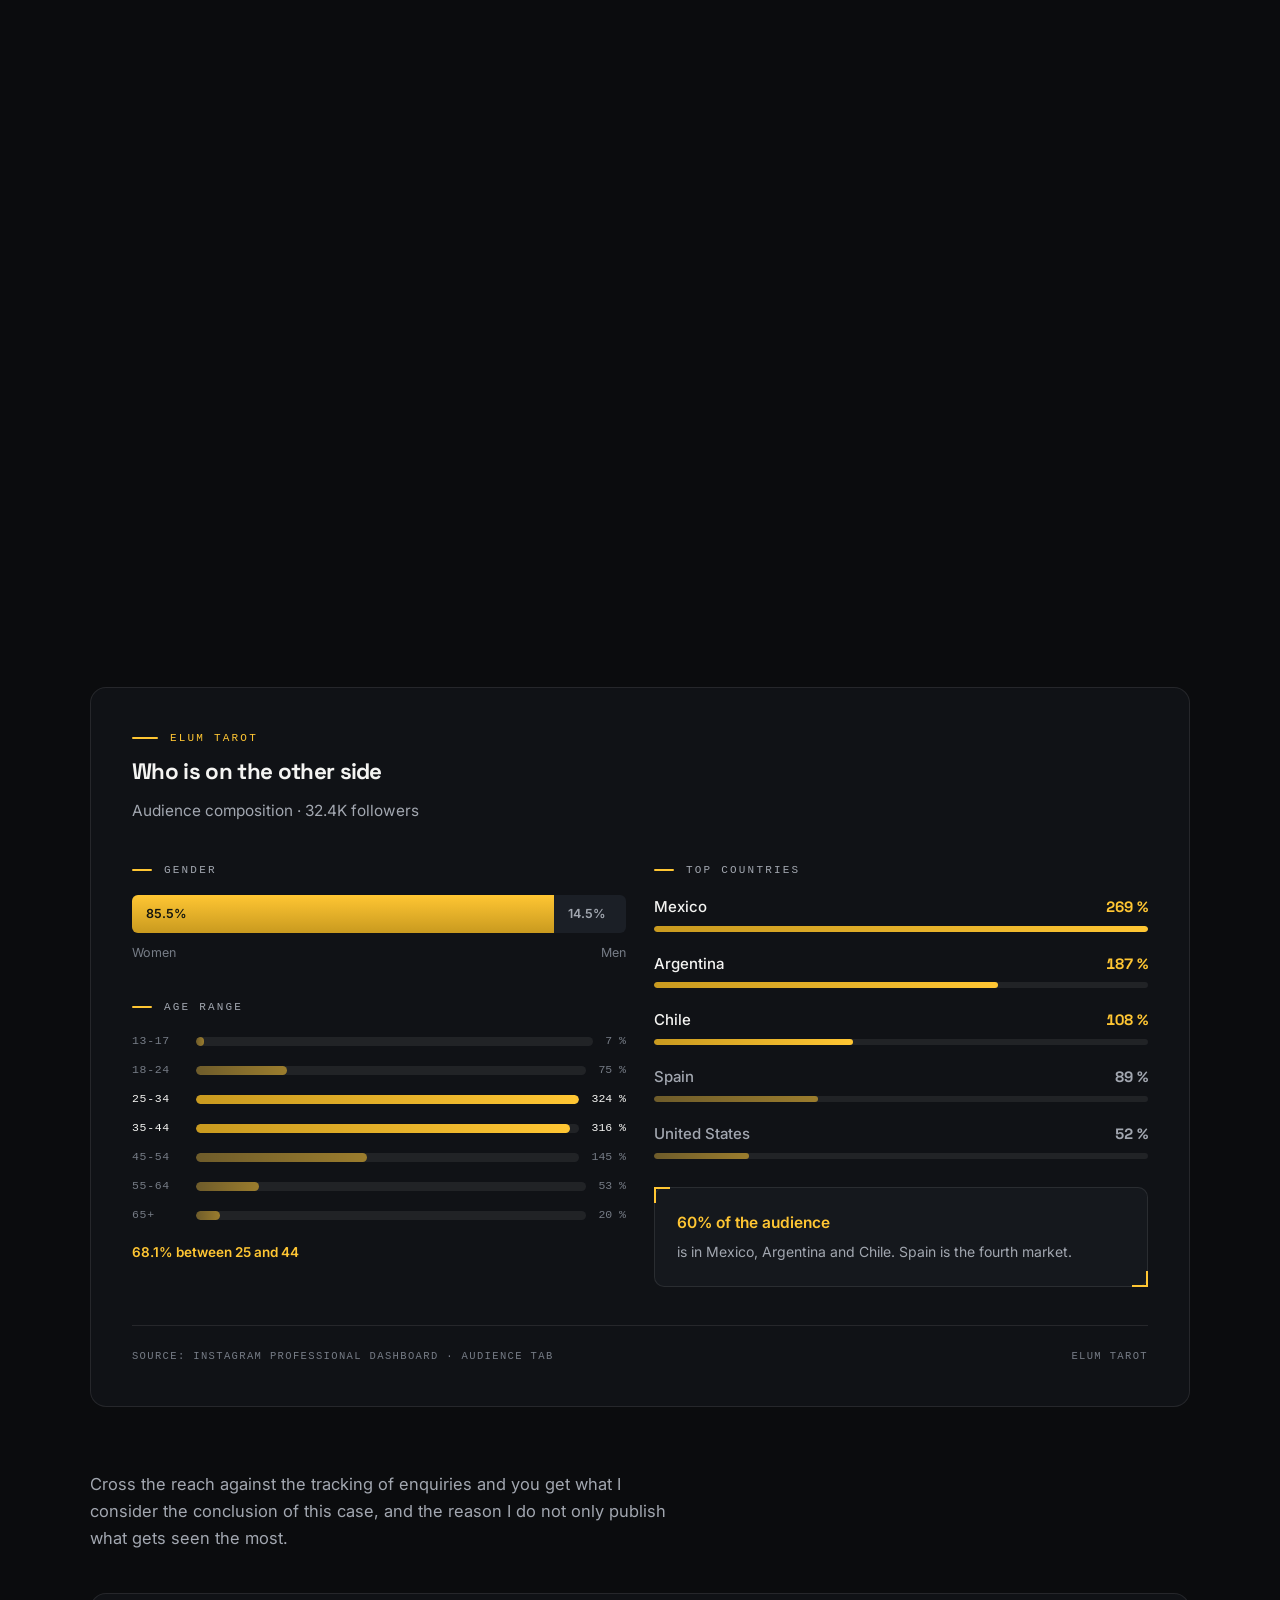
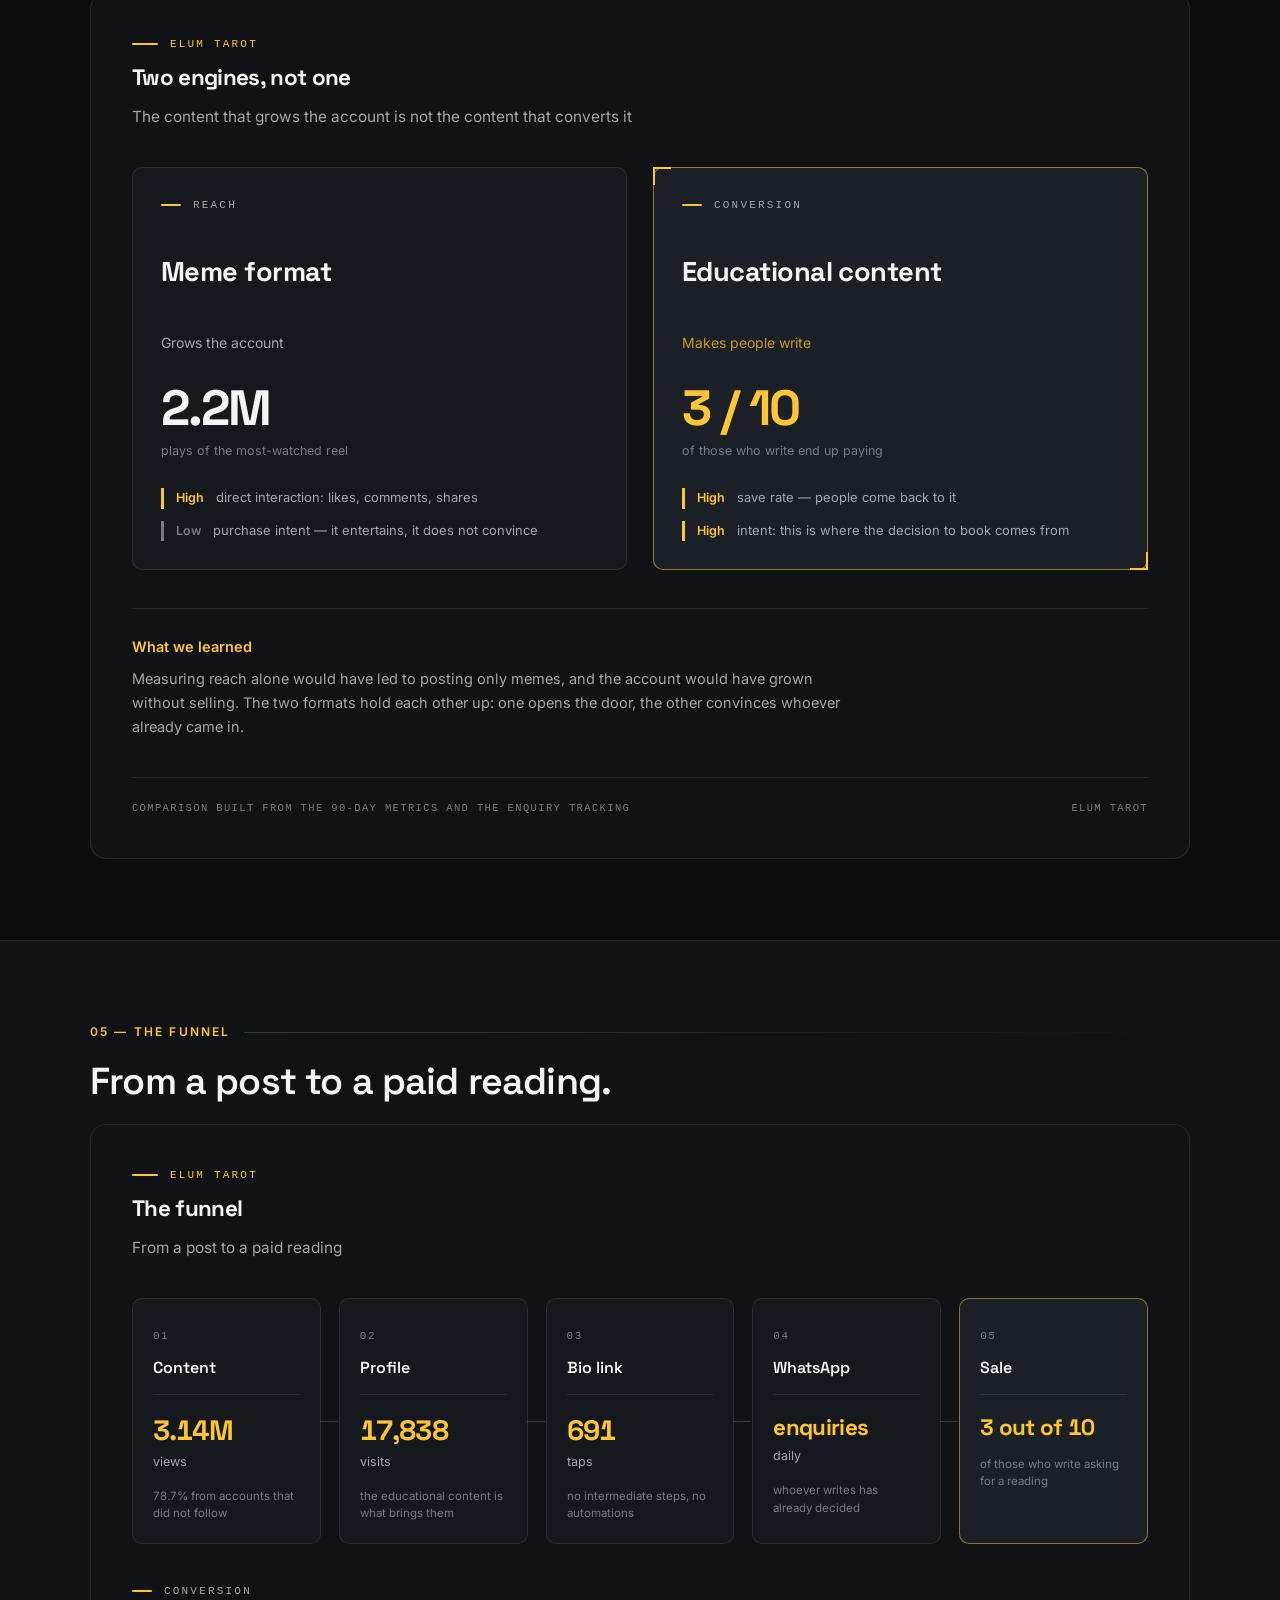
<file: elum.html>
<!DOCTYPE html>
<html lang="es">
<head>
<meta charset="utf-8">
<meta name="viewport" content="width=device-width, initial-scale=1, viewport-fit=cover">
<title data-i18n="e.meta.title">Elum Tarot — Francisco Sarria</title>
<meta name="description" data-i18n-attr="content:e.meta.desc" content="Caso de estudio: marca, contenido, comunidad y una landing de ventas con captura de leads para Elum Tarot.">
<meta name="author" content="Francisco Sarria">
<meta name="theme-color" content="#0B0C0E">

<meta property="og:type" content="article">
<meta property="og:title" content="Elum Tarot — Francisco Sarria">
<meta property="og:description" content="De cero a 32,4 K seguidores y una web de ventas propia. El ciclo completo: contenido, comunidad, captura de leads y venta.">
<meta property="og:image" content="https://frajo10.github.io/cvfrancisco/assets/img/elum/elum-portada.webp">
<meta property="og:url" content="https://frajo10.github.io/cvfrancisco/elum.html">

<meta name="twitter:card" content="summary_large_image">
<meta name="twitter:title" content="Elum Tarot — Francisco Sarria">
<meta name="twitter:description" content="De cero a 32,4 K seguidores y una web de ventas propia. El ciclo completo: contenido, comunidad, captura de leads y venta.">
<meta name="twitter:image" content="https://frajo10.github.io/cvfrancisco/assets/img/elum/elum-portada.webp">
<link rel="canonical" href="https://frajo10.github.io/cvfrancisco/elum.html">
<link rel="icon" href="assets/img/favicon.svg" type="image/svg+xml">
<link rel="preconnect" href="https://fonts.googleapis.com">
<link rel="preconnect" href="https://fonts.gstatic.com" crossorigin>
<link href="https://fonts.googleapis.com/css2?family=Inter:wght@400;500;600&family=Space+Grotesk:wght@400;500;600;700&display=swap" rel="stylesheet">
<!-- las tres familias del manual de Elum: se cargan solo aqui, para el bloque de identidad -->
<link href="https://fonts.googleapis.com/css2?family=Cinzel:wght@400;500&family=Marcellus&family=Cormorant+Garamond:wght@400;500&display=swap" rel="stylesheet">
<link rel="stylesheet" href="assets/css/style.css?v=62">
<script>document.documentElement.classList.add('js');</script>
<script type="application/ld+json">
{
  "@context": "https://schema.org",
  "@type": "CreativeWork",
  "name": "Elum Tarot",
  "url": "https://frajo10.github.io/cvfrancisco/elum.html",
  "description": "De cero a 32,4 K seguidores. Identidad, contenido, comunidad y una web de ventas propia, todo salido del mismo sistema de diseño.",
  "image": "https://frajo10.github.io/cvfrancisco/assets/img/elum/elum-portada.webp",
  "inLanguage": "es",
  "author": {
    "@type": "Person",
    "name": "Francisco Sarria",
    "url": "https://frajo10.github.io/cvfrancisco/"
  },
  "creator": {
    "@type": "Person",
    "name": "Francisco Sarria"
  },
  "isPartOf": {
    "@type": "CollectionPage",
    "name": "Portafolio",
    "url": "https://frajo10.github.io/cvfrancisco/portafolio.html"
  }
}
</script>
<script type="application/ld+json">
{
  "@context": "https://schema.org",
  "@type": "BreadcrumbList",
  "itemListElement": [
    {
      "@type": "ListItem",
      "position": 1,
      "name": "Inicio",
      "item": "https://frajo10.github.io/cvfrancisco/"
    },
    {
      "@type": "ListItem",
      "position": 2,
      "name": "Portafolio",
      "item": "https://frajo10.github.io/cvfrancisco/portafolio.html"
    },
    {
      "@type": "ListItem",
      "position": 3,
      "name": "Elum Tarot",
      "item": "https://frajo10.github.io/cvfrancisco/elum.html"
    }
  ]
}
</script>
</head>
<body>

<a class="skip-link" href="#contenido" data-i18n="a11y.skip">Ir al contenido</a>
<div class="progress" id="progress" aria-hidden="true"><span></span></div>

<!-- ============ HEADER ============ -->
<header class="site-header" id="header">
  <div class="wrap header-inner">
    <a href="index.html" class="brand" aria-label="Francisco Sarria">
      <span class="brand-mark">FS</span>
      <span class="brand-name">Francisco Sarria</span>
    </a>

    <nav class="nav" id="nav" aria-label="Principal">
      <a href="index.html#sobre-mi"    data-i18n="nav.about">Sobre mí</a>
      <a href="portafolio.html" class="active" data-i18n="nav.work">Portafolio</a>
      <a href="index.html#experiencia" data-i18n="nav.experience">Experiencia</a>
      <a href="index.html#habilidades" data-i18n="nav.skills">Habilidades</a>
      <a href="index.html#contacto"    data-i18n="nav.contact">Contacto</a>

      <div class="nav-tools">
        <div class="lang" role="group" aria-label="Idioma">
          <button type="button" data-lang="pt">PT</button>
          <button type="button" data-lang="es">ES</button>
          <button type="button" data-lang="en">EN</button>
        </div>
        <a href="index.html#contacto" class="btn btn-primary btn-sm nav-cta" data-i18n="cta.write">Escríbeme</a>
      </div>
    </nav>

    <button class="burger" id="burger" aria-expanded="false" aria-controls="nav" aria-label="Menú">
      <span></span><span></span>
    </button>
  </div>
</header>

<!-- Grupos del lightbox -->
    <template data-lb-set="web">
      <i data-src="assets/img/elum/elum-web-paso1-fecha.webp" data-alt="a.web.p1"></i>
      <i data-src="assets/img/elum/elum-web-paso2-revelacion.webp" data-alt="a.web.p2"></i>
      <i data-src="assets/img/elum/elum-web-paso3-email.webp" data-alt="a.web.p3"></i>
      <i data-src="assets/img/elum/elum-web-paso4-confirmacion.webp" data-alt="a.web.p4"></i>
      <i data-src="assets/img/elum/elum-web-asistente.webp" data-alt="a.web.asst"></i>
    </template>
    <template data-lb-set="mobil">
      <i data-src="assets/img/elum/elum-mob-cabecera.webp" data-alt="a.mob.cabecera"></i>
      <i data-src="assets/img/elum/elum-mob-servicios.webp" data-alt="a.mob.servicios"></i>
      <i data-src="assets/img/elum/elum-mob-arcano.webp" data-alt="a.mob.arcano"></i>
    </template>
    <template data-lb-set="marca">
      <i data-src="assets/img/elum/elum-manual.webp" data-alt="a.manual"></i>
      <i data-src="assets/img/elum/elum-pieza-01.webp" data-alt="a.pieza1"></i>
      <i data-src="assets/img/elum/elum-pieza-02.webp" data-alt="a.pieza2"></i>
      <i data-src="assets/img/elum/elum-pieza-03.webp" data-alt="a.pieza3"></i>
      <i data-src="assets/img/elum/elum-pieza-04.webp" data-alt="a.pieza4"></i>
    </template>
    <template data-lb-set="reels">
      <i data-src="assets/img/elum/elum-reel-01.webp" data-alt="a.reel1"></i>
      <i data-src="assets/img/elum/elum-reel-02.webp" data-alt="a.reel2"></i>
      <i data-src="assets/img/elum/elum-reel-03.webp" data-alt="a.reel3"></i>
    </template>
    <template data-lb-set="evol">
      <i data-src="assets/img/elum/elum-primeros-posts.webp" data-alt="a.posts"></i>
    </template>
    <template data-lb-set="arcanos3">
      <i data-src="assets/img/elum/elum-arcano-rueda.webp" data-alt="a.arcano.rueda"></i>
      <i data-src="assets/img/elum/elum-arcano-estrella.webp" data-alt="a.arcano.estrella"></i>
      <i data-src="assets/img/elum/elum-arcano-luna.webp" data-alt="a.arcano.luna"></i>
    </template>
    <template data-lb-set="mazo">
      <i data-src="assets/img/elum/elum-arcano-00.webp" data-alt="aa.00"></i>
      <i data-src="assets/img/elum/elum-arcano-01.webp" data-alt="aa.01"></i>
      <i data-src="assets/img/elum/elum-arcano-02.webp" data-alt="aa.02"></i>
      <i data-src="assets/img/elum/elum-arcano-03.webp" data-alt="aa.03"></i>
      <i data-src="assets/img/elum/elum-arcano-04.webp" data-alt="aa.04"></i>
      <i data-src="assets/img/elum/elum-arcano-05.webp" data-alt="aa.05"></i>
      <i data-src="assets/img/elum/elum-arcano-06.webp" data-alt="aa.06"></i>
      <i data-src="assets/img/elum/elum-arcano-07.webp" data-alt="aa.07"></i>
      <i data-src="assets/img/elum/elum-arcano-08.webp" data-alt="aa.08"></i>
      <i data-src="assets/img/elum/elum-arcano-09.webp" data-alt="aa.09"></i>
      <i data-src="assets/img/elum/elum-arcano-10.webp" data-alt="aa.10"></i>
      <i data-src="assets/img/elum/elum-arcano-11.webp" data-alt="aa.11"></i>
      <i data-src="assets/img/elum/elum-arcano-12.webp" data-alt="aa.12"></i>
      <i data-src="assets/img/elum/elum-arcano-13.webp" data-alt="aa.13"></i>
      <i data-src="assets/img/elum/elum-arcano-14.webp" data-alt="aa.14"></i>
      <i data-src="assets/img/elum/elum-arcano-15.webp" data-alt="aa.15"></i>
      <i data-src="assets/img/elum/elum-arcano-16.webp" data-alt="aa.16"></i>
      <i data-src="assets/img/elum/elum-arcano-17.webp" data-alt="aa.17"></i>
      <i data-src="assets/img/elum/elum-arcano-18.webp" data-alt="aa.18"></i>
      <i data-src="assets/img/elum/elum-arcano-19.webp" data-alt="aa.19"></i>
      <i data-src="assets/img/elum/elum-arcano-20.webp" data-alt="aa.20"></i>
      <i data-src="assets/img/elum/elum-arcano-21.webp" data-alt="aa.21"></i>
    </template>

    <template data-lb-set="manual">
      <i data-src="assets/img/elum/elum-id-01.webp" data-alt="ai.01"></i>
      <i data-src="assets/img/elum/elum-id-02.webp" data-alt="ai.02"></i>
      <i data-src="assets/img/elum/elum-id-03.webp" data-alt="ai.03"></i>
      <i data-src="assets/img/elum/elum-id-04.webp" data-alt="ai.04"></i>
      <i data-src="assets/img/elum/elum-id-05.webp" data-alt="ai.05"></i>
      <i data-src="assets/img/elum/elum-id-06.webp" data-alt="ai.06"></i>
      <i data-src="assets/img/elum/elum-id-07.webp" data-alt="ai.07"></i>
      <i data-src="assets/img/elum/elum-id-08.webp" data-alt="ai.08"></i>
      <i data-src="assets/img/elum/elum-id-09.webp" data-alt="ai.09"></i>
      <i data-src="assets/img/elum/elum-id-10.webp" data-alt="ai.10"></i>
      <i data-src="assets/img/elum/elum-id-11.webp" data-alt="ai.11"></i>
      <i data-src="assets/img/elum/elum-id-12.webp" data-alt="ai.12"></i>
      <i data-src="assets/img/elum/elum-id-13.webp" data-alt="ai.13"></i>
      <i data-src="assets/img/elum/elum-id-14.webp" data-alt="ai.14"></i>
    </template>

<main id="contenido">

  <!-- ============================================================
       CABECERA DEL CASO
       ============================================================ -->
  <section class="page-head case-hero">
    <div class="wrap">
      <a href="portafolio.html" class="back-link reveal">
        <svg viewBox="0 0 24 24" aria-hidden="true"><path d="M15 6l-6 6 6 6"/></svg>
        <span data-i18n="work.back">Volver al portafolio</span>
      </a>
      <p class="kicker reveal"><span data-i18n="work.1.tag">Marca · Comunidad · Producto digital</span></p>
      <h1 class="reveal" data-d="1">Elum Tarot</h1>
      <p class="lead reveal" data-d="2" data-i18n="e.lead">
        Creé el perfil desde cero en marzo de 2025. Hoy son 32,4 K seguidores, una comunidad activa
        en WhatsApp y consultas casi a diario. Es uno de los proyectos más completos que he llevado:
        diseñé la identidad, dirigí el contenido, construí la comunidad y desarrollé la web de
        ventas — todo sobre el mismo sistema de diseño.
      </p>

      <dl class="case-meta reveal" data-d="3">
        <div>
          <dt data-i18n="e.meta.role">Mi papel</dt>
          <dd data-i18n="e.meta.role.v">Dirección de arte, diseño de marca, estrategia de contenido y desarrollo web</dd>
        </div>
        <div>
          <dt data-i18n="e.meta.period">Periodo</dt>
          <dd data-i18n="e.meta.period.v">Marzo de 2025 — actualidad</dd>
        </div>
        <div>
          <dt data-i18n="e.meta.scope">Alcance del encargo</dt>
          <dd data-i18n="e.meta.scope.v">Marca y logo, sistema de diseño, contenido de Instagram, comunidad de WhatsApp y web de ventas</dd>
        </div>
      </dl>
    </div>
  </section>

  <div class="case-kpis">
    <div class="case-kpi reveal" data-d="0" data-tilt="5"><b data-i18n="e.n.324k">32,4 K</b><span data-i18n="e.kpi1">Seguidores, desde cero en 18 meses</span></div>
    <div class="case-kpi reveal" data-d="1" data-tilt="5"><b data-i18n="e.n.404m">4,04 M</b><span data-i18n="e.kpi2">Visualizaciones en los últimos 90 días</span></div>
    <div class="case-kpi reveal" data-d="2" data-tilt="5"><b data-i18n="e.n.787">78,7 %</b><span data-i18n="e.kpi3">Llegan a gente que no sigue el perfil</span></div>
    <div class="case-kpi reveal" data-d="3" data-tilt="5"><b>3 / 10</b><span data-i18n="e.kpi4">De quienes escriben, terminan pagando</span></div>
  </div>

  <!-- ============================================================
       01 · LA LANDING PAGE — abre el caso, es la pieza más fuerte
       ============================================================ -->
  <section class="case-sec case-sec--hero">
    <div class="wrap">
      <p class="kicker reveal"><span data-i18n="e.s1.k">01 — La landing page</span></p>
      <h2 class="reveal" data-i18n="e.s1.h">Una web de ventas construida entera para la marca.</h2>

      <div class="case-copy case-lead reveal" data-d="1">
        <p data-i18n="e.s1.p1">
          Diseñé y desarrollé la landing de Elum Tarot de principio a fin: interfaz, flujo, formularios
          y un asistente que responde fuera de horario. Sigue el manual de identidad al milímetro
          —azul noche, dorados y la misma familia tipográfica del contenido de Instagram— así que la
          web no parece otra marca: parece la misma.
        </p>
        <p data-i18n="e.s1.p2">
          El diseño y las funciones están terminados y aprobados por la clienta. La publicación
          está pendiente de su decisión.
        </p>
      </div>

      <div class="stack-lg">

        <!-- Recorrido completo en escritorio -->
        <figure class="fig reveal">
          <div class="browser browser--scroll">
            <div class="browser-bar">
              <span class="tl"></span><span class="tl"></span><span class="tl"></span>
              <span class="url">Elum Tarot — landing</span>
            </div>
            <div class="browser-scroll browser-scroll--tiras">
              <img src="assets/img/elum/elum-web-desktop-1.webp" data-i18n-attr="alt:a.web.desktop" alt="" loading="lazy" width="2200" height="6884">
              <img src="assets/img/elum/elum-web-desktop-2.webp" aria-hidden="true" alt="" loading="lazy" width="2200" height="6884">
              <img src="assets/img/elum/elum-web-desktop-3.webp" aria-hidden="true" alt="" loading="lazy" width="2200" height="6886">
            </div>
          </div>
          <figcaption data-i18n="e.s1.cap">Recorrido completo en escritorio. Puedes desplazarte dentro del marco.</figcaption>
        </figure>

        <!-- Flujo del arcano -->
        <div class="reveal">
          <h3 data-i18n="e.s1.h3a">«Tu Arcano del Año»: dar antes de pedir</h3>
          <div class="case-copy case-lead">
            <p data-i18n-html="e.s1.pa">
              La entrada es una mini-lectura gratuita. Solo pido la fecha de nacimiento y, a cambio,
              la persona recibe su arcano del año con una lectura breve. El email se pide
              <strong>después</strong> de mostrar la carta, nunca antes: primero se demuestra, luego
              se pide.
            </p>
          </div>

          <div class="steps">
            <figure class="step">
              <button class="lb-open-btn" type="button" data-lb="web" data-lb-i="0">
                <img src="assets/img/elum/elum-web-paso1-fecha.webp" data-i18n-attr="alt:a.web.p1" alt="Paso uno del flujo: el formulario pide la fecha de nacimiento" loading="lazy" width="1800" height="1223">
              </button>
              <figcaption><span class="step-n">01</span><span data-i18n="e.s1.st1">Solo la fecha. Todavía no se pide nada más.</span></figcaption>
            </figure>
            <figure class="step">
              <button class="lb-open-btn" type="button" data-lb="web" data-lb-i="1">
                <img src="assets/img/elum/elum-web-paso2-revelacion.webp" data-i18n-attr="alt:a.web.p2" alt="Paso dos: se revela el arcano correspondiente con una lectura breve" loading="lazy" width="1800" height="1417">
              </button>
              <figcaption><span class="step-n">02</span><span data-i18n="e.s1.st2">El arcano revelado, con su lectura breve.</span></figcaption>
            </figure>
            <figure class="step">
              <button class="lb-open-btn" type="button" data-lb="web" data-lb-i="2">
                <img src="assets/img/elum/elum-web-paso3-email.webp" data-i18n-attr="alt:a.web.p3" alt="Paso tres: se pide el email a cambio de la lectura completa" loading="lazy" width="1800" height="1992">
              </button>
              <figcaption><span class="step-n">03</span><span data-i18n="e.s1.st3">Ahora sí, el email — a cambio de la lectura completa.</span></figcaption>
            </figure>
            <figure class="step">
              <button class="lb-open-btn" type="button" data-lb="web" data-lb-i="3">
                <img src="assets/img/elum/elum-web-paso4-confirmacion.webp" data-i18n-attr="alt:a.web.p4" alt="Paso cuatro: confirmación con dos salidas, grupo de WhatsApp o seguir leyendo" loading="lazy" width="900" height="573">
              </button>
              <figcaption><span class="step-n">04</span><span data-i18n="e.s1.st4">Confirmación, con dos salidas: el grupo de WhatsApp o seguir leyendo.</span></figcaption>
            </figure>
          </div>
        </div>

        <!-- Decisiones de producto -->
        <div class="reveal">
          <h3 data-i18n="e.s1.h3b">Por qué está montado así</h3>
          <div class="decision">
            <p data-i18n="e.s1.d1">
              La captura de email abre un canal paralelo al WhatsApp que ya funcionaba, sin competir
              con él. Al final del flujo cada persona elige: entra al grupo gratuito de WhatsApp o se
              queda solo en correo. Es sumar un canal, no reemplazar el que ya daba resultado.
            </p>
            <p data-i18n="e.s1.d2">
              El asistente resuelve las dudas de entrada —cómo son las lecturas, qué ritual encaja con
              cada momento, cómo se reserva— para que quien llega de madrugada no se quede sin
              respuesta. Lleva un aviso visible de que puede equivocarse y redirige a WhatsApp o correo
              para confirmar cualquier cosa importante: filtra y orienta, pero la reserva y la relación
              con la clienta siguen siendo humanas.
            </p>
          </div>
        </div>

        <!-- Asistente + móvil -->
        <!-- Asistente -->
        <figure class="fig fig--narrow reveal">
          <button class="lb-open-btn" type="button" data-lb="web" data-lb-i="4">
            <img src="assets/img/elum/elum-web-asistente.webp" data-i18n-attr="alt:a.web.asst" alt="Asistente conversacional de la web respondiendo una duda sobre cómo se recibe la lectura" loading="lazy" width="1176" height="1800">
          </button>
          <figcaption data-i18n="e.s1.capAsst">El asistente en uso, con su aviso al pie.</figcaption>
        </figure>

        <!-- Móvil: tres secciones, no el scroll completo -->
        <div class="reveal">
          <h3 data-i18n="e.s1.h3c">En móvil</h3>
          <div class="case-copy case-lead">
            <p data-i18n="e.s1.capMob">La mayoría del tráfico de Elum es móvil, así que ahí es donde se verificó el diseño — no solo en escritorio.</p>
          </div>
          <div class="phones">
            <figure class="phone-fig">
              <div class="phone">
                <button class="lb-open-btn" type="button" data-lb="mobil" data-lb-i="0">
                  <img src="assets/img/elum/elum-mob-cabecera.webp" data-i18n-attr="alt:a.mob.cabecera" alt="Pantalla de móvil con el logo, el título en dorado sobre fondo azul noche y dos botones de acción." loading="lazy" width="500" height="1100">
                </button>
              </div>
              <figcaption data-i18n="e.mob.cap1">La cabecera, con las dos llamadas a la acción.</figcaption>
            </figure>
            <figure class="phone-fig">
              <div class="phone">
                <button class="lb-open-btn" type="button" data-lb="mobil" data-lb-i="1">
                  <img src="assets/img/elum/elum-mob-servicios.webp" data-i18n-attr="alt:a.mob.servicios" alt="Dos tarjetas de servicio en móvil: Lectura media 20 € y Pregunta individual 5 €, con lo que incluyen." loading="lazy" width="500" height="1100">
                </button>
              </div>
              <figcaption data-i18n="e.mob.cap2">Servicios y precios, una tarjeta por lectura.</figcaption>
            </figure>
            <figure class="phone-fig">
              <div class="phone">
                <button class="lb-open-btn" type="button" data-lb="mobil" data-lb-i="2">
                  <img src="assets/img/elum/elum-mob-arcano.webp" data-i18n-attr="alt:a.mob.arcano" alt="La herramienta en móvil: paso 1 de 3, con selectores de día, mes y año y el botón para revelar el arcano." loading="lazy" width="500" height="1100">
                </button>
              </div>
              <figcaption data-i18n="e.mob.cap3">«Tu Arcano del Año», en el primero de sus tres pasos.</figcaption>
            </figure>
          </div>
        </div>

        <p class="case-note reveal">
          <svg viewBox="0 0 24 24" aria-hidden="true"><circle cx="12" cy="12" r="9"/><path d="M12 8v5m0 3h.01"/></svg>
          <span data-i18n="e.s1.note">La pasarela de pago todavía no está integrada: se añadirá más adelante, junto con los
          productos digitales que la clienta tiene en camino.</span>
        </p>

      </div>
    </div>
  </section>

  <!-- ============================================================
       02 · SISTEMA VISUAL
       ============================================================ -->
  <section class="case-sec">
    <div class="wrap">
      <p class="kicker reveal"><span data-i18n="e.s2.k">02 — Sistema visual</span></p>
      <h2 class="reveal" data-i18n="e.s2.h">Una identidad que aguanta 361 publicaciones.</h2>

      <div class="case-copy case-lead reveal" data-d="1">
        <p data-i18n="e.s2.p">
          Partí de un manual de identidad completo: paleta, tipografías, versiones de logo, área de
          protección y dirección fotográfica. Desde ahí, cada pieza se construye sobre las mismas
          reglas. Por eso el feed se lee como una sola voz aunque haya cientos de publicaciones
          detrás.
        </p>
      </div>

      <div class="stack-lg">
        <div class="grid-2 reveal">
          <figure class="fig">
            <button class="lb-open-btn" type="button" data-lb="marca" data-lb-i="0">
              <img src="assets/img/elum/elum-manual.webp" data-i18n-attr="alt:a.manual" alt="Resumen del manual de identidad de Elum Tarot: paleta, tipografía y versiones de logo" loading="lazy" width="1800" height="2404">
            </button>
            <figcaption data-i18n="e.s2.capManual">Resumen del manual de identidad.</figcaption>
          </figure>
          <figure class="fig">
            <div class="browser browser--scroll browser--ig">
              <div class="browser-bar">
                <span class="tl"></span><span class="tl"></span><span class="tl"></span>
                <span class="url">instagram.com/elum_tarot</span>
              </div>
              <div class="browser-scroll">
                <img src="assets/img/elum/elum-feed.webp" data-i18n-attr="alt:a.feed" alt="" loading="lazy" width="1500" height="2971">
              </div>
            </div>
            <figcaption data-i18n="e.s2.capFeed">El perfil hoy: 32,4 K seguidores y 361 publicaciones.</figcaption>
          </figure>
        </div>

        <div class="reveal">
          <h3 data-i18n="e.s2.h3a">Piezas de contenido</h3>
          <div class="grid-4">
            <figure class="fig"><button class="lb-open-btn" type="button" data-lb="marca" data-lb-i="1"><img src="assets/img/elum/elum-pieza-01.webp" data-i18n-attr="alt:a.pieza1" alt="Pieza de contenido en estilo collage con la carta El Diablo" loading="lazy" width="737" height="830"></button></figure>
            <figure class="fig"><button class="lb-open-btn" type="button" data-lb="marca" data-lb-i="2"><img src="assets/img/elum/elum-pieza-02.webp" data-i18n-attr="alt:a.pieza2" alt="Pieza de contenido con la frase «Creo en el tarot»" loading="lazy" width="802" height="827"></button></figure>
            <figure class="fig"><button class="lb-open-btn" type="button" data-lb="marca" data-lb-i="3"><img src="assets/img/elum/elum-pieza-03.webp" data-i18n-attr="alt:a.pieza3" alt="Pieza de contenido en estilo collage sobre magnetismo personal" loading="lazy" width="755" height="827"></button></figure>
            <figure class="fig"><button class="lb-open-btn" type="button" data-lb="marca" data-lb-i="4"><img src="assets/img/elum/elum-pieza-04.webp" data-i18n-attr="alt:a.pieza4" alt="Pieza de contenido en estilo collage con la pregunta «¿Dónde estoy yo?»" loading="lazy" width="620" height="827"></button></figure>
          </div>
          <p class="fig-note" data-i18n="e.s2.note">Collage vintage, carta y frase: el formato que sostiene la línea editorial del feed.</p>
        </div>

        <div class="reveal">
          <h3 data-i18n="e.s2.h3b">Vídeo</h3>
          <div class="case-copy case-lead">
            <p data-i18n="e.s2.pVideo">Grabo y edito los reels de la cuenta. Estos tres marcan los dos registros que conviven en el perfil.</p>
          </div>
          <div class="grid-3 grid-align-end reels">
            <figure class="fig">
              <button class="lb-open-btn" type="button" data-lb="reels" data-lb-i="0">
                <img src="assets/img/elum/elum-reel-01.webp" data-i18n-attr="alt:a.reel1" alt="Fotograma del reel sobre agua de Florida y cáscara de pomelo" loading="lazy" width="260" height="460">
              </button>
              <figcaption data-i18n="e.s2.cap1">Agua de Florida — con la voz de la tarotista.</figcaption>
            </figure>
            <figure class="fig">
              <button class="lb-open-btn" type="button" data-lb="reels" data-lb-i="1">
                <img src="assets/img/elum/elum-reel-02.webp" data-i18n-attr="alt:a.reel2" alt="Fotograma del reel sobre la Vera Sibilla Italiana" loading="lazy" width="453" height="807">
              </button>
              <figcaption data-i18n="e.s2.cap2">Vera Sibilla Italiana — la baraja que abre su propia línea de contenido.</figcaption>
            </figure>
            <figure class="fig">
              <button class="lb-open-btn" type="button" data-lb="reels" data-lb-i="2">
                <img src="assets/img/elum/elum-reel-03.webp" data-i18n-attr="alt:a.reel3" alt="Fotograma del reel en formato meme que superó los dos millones y medio de reproducciones" loading="lazy" width="473" height="845">
              </button>
              <figcaption data-i18n="e.s2.cap3">El reel que llegó a 2,5 M de reproducciones.</figcaption>
            </figure>
          </div>
        </div>
      </div>
    </div>
  </section>

  <!-- ============ EL SISTEMA DE IDENTIDAD ============ -->
  <section class="case-sec section-alt" id="identidad">
    <div class="wrap">
      <h2 class="reveal" data-i18n="id.h">El sistema de identidad</h2>
      <div class="case-copy case-lead reveal"><p data-i18n="id.lead"></p></div>

      <div class="stack-lg">
        <div class="pan pe reveal">
          <div class="pe-head">
            <p class="pe-eyebrow"><i></i><span data-i18n="id.eye"></span></p>
            <h3 class="pe-title" data-i18n="id.pal.h"></h3>
            <p class="pe-sub" data-i18n="id.pal.p"></p>
          </div>
          <div>
            <p class="pe-eyebrow pe-eyebrow--sec"><i></i><span data-i18n="id.pal.g1"></span></p>
            <ul class="paleta">
              <li class="tono">
                <span class="tono-m" style="background:#0B0E1A"></span>
                <b data-i18n="id.c1"></b>
                <code>#0B0E1A</code>
                <span data-i18n="id.u1"></span>
              </li>
              <li class="tono">
                <span class="tono-m" style="background:#C9A24E"></span>
                <b data-i18n="id.c2"></b>
                <code>#C9A24E</code>
                <span data-i18n="id.u2"></span>
              </li>
              <li class="tono">
                <span class="tono-m" style="background:#E8CE8E"></span>
                <b data-i18n="id.c3"></b>
                <code>#E8CE8E</code>
                <span data-i18n="id.u3"></span>
              </li>
            </ul>
          </div>
          <div>
            <p class="pe-eyebrow pe-eyebrow--sec"><i></i><span data-i18n="id.pal.g2"></span></p>
            <ul class="paleta">
              <li class="tono">
                <span class="tono-m" style="background:#8B93B8"></span>
                <b data-i18n="id.c4"></b>
                <code>#8B93B8</code>
                <span data-i18n="id.u4"></span>
              </li>
              <li class="tono">
                <span class="tono-m" style="background:#B98A9E"></span>
                <b data-i18n="id.c5"></b>
                <code>#B98A9E</code>
                <span data-i18n="id.u5"></span>
              </li>
            </ul>
          </div>
          <div>
            <p class="pe-eyebrow pe-eyebrow--sec"><i></i><span data-i18n="id.pal.g3"></span></p>
            <ul class="paleta">
              <li class="tono">
                <span class="tono-m" style="background:#1A1F2E"></span>
                <b data-i18n="id.c6"></b>
                <code>#1A1F2E</code>
                <span data-i18n="id.u6"></span>
              </li>
              <li class="tono">
                <span class="tono-m" style="background:#2D3447"></span>
                <b data-i18n="id.c7"></b>
                <code>#2D3447</code>
                <span data-i18n="id.u7"></span>
              </li>
              <li class="tono">
                <span class="tono-m" style="background:#F2EFE6"></span>
                <b data-i18n="id.c8"></b>
                <code>#F2EFE6</code>
                <span data-i18n="id.u8"></span>
              </li>
              <li class="tono">
                <span class="tono-m" style="background:#FBF8F2"></span>
                <b data-i18n="id.c9"></b>
                <code>#FBF8F2</code>
                <span data-i18n="id.u9"></span>
              </li>
            </ul>
          </div>
          <div>
            <p class="pe-eyebrow pe-eyebrow--sec"><i></i><span data-i18n="id.mat.h"></span></p>
            <div class="matriz">
              <span class="matriz-p" style="flex:70;background:#151A2B"><em>70&nbsp;%</em></span>
              <span class="matriz-p" style="flex:20;background:#C9A24E"><em>20&nbsp;%</em></span>
              <span class="matriz-p" style="flex:10;background:#B98A9E"><em>10&nbsp;%</em></span>
            </div>
            <ul class="matriz-ley">
              <li><i style="background:#151A2B"></i><span data-i18n="id.mat.1"></span></li>
              <li><i style="background:#C9A24E"></i><span data-i18n="id.mat.2"></span></li>
              <li><i style="background:#B98A9E"></i><span data-i18n="id.mat.3"></span></li>
            </ul>
            <p class="pe-nota" data-i18n="id.mat.p"></p>
          </div>
        </div>

        <div class="pan pe reveal">
          <div class="pe-head">
            <p class="pe-eyebrow"><i></i><span data-i18n="id.eye"></span></p>
            <h3 class="pe-title" data-i18n="id.tip.h"></h3>
            <p class="pe-sub" data-i18n="id.tip.p"></p>
          </div>
          <div class="tipos">
            <div class="tipo">
              <span class="tipo-aa" style="font-family:Cinzel,Georgia,serif">Aa</span>
              <b data-i18n="id.t1"></b>
              <span class="tipo-rol" data-i18n="id.t1r"></span>
              <p data-i18n="id.t1d"></p>
            </div>
            <div class="tipo">
              <span class="tipo-aa" style="font-family:Marcellus,Georgia,serif">Aa</span>
              <b data-i18n="id.t2"></b>
              <span class="tipo-rol" data-i18n="id.t2r"></span>
              <p data-i18n="id.t2d"></p>
            </div>
            <div class="tipo">
              <span class="tipo-aa" style="font-family:"Cormorant Garamond",Georgia,serif">Aa</span>
              <b data-i18n="id.t3"></b>
              <span class="tipo-rol" data-i18n="id.t3r"></span>
              <p data-i18n="id.t3d"></p>
            </div>
          </div>
          <div>
            <p class="pe-eyebrow pe-eyebrow--sec"><i></i><span data-i18n="id.esc.h"></span></p>
            <div class="tabla-env">
              <table class="escala">
                <thead><tr>
                  <th data-i18n="id.esc.uso"></th>
                  <th data-i18n="id.esc.fam"></th>
                  <th data-i18n="id.esc.desk"></th>
                  <th data-i18n="id.esc.mob"></th>
                  <th data-i18n="id.esc.int"></th>
                  <th data-i18n="id.esc.tra"></th>
                </tr></thead>
                <tbody>
                  <tr><td>H1</td><td>Cinzel Medium</td><td>72 px</td><td>40 px</td><td>110 %</td><td>+50</td></tr>
                  <tr><td>H2</td><td>Cinzel Medium</td><td>48 px</td><td>28 px</td><td>120 %</td><td>+30</td></tr>
                  <tr><td>H3</td><td>Marcellus Regular</td><td>28 px</td><td>20 px</td><td>130 %</td><td>+20</td></tr>
                  <tr><td>P</td><td>Cormorant Garamond Regular</td><td>18 px</td><td>16 px</td><td>160 %</td><td>0</td></tr>
                  <tr><td>Micro</td><td>Cormorant Medium</td><td>12 px</td><td>11 px</td><td>140 %</td><td>+30</td></tr>
                </tbody>
              </table>
            </div>
          </div>
        </div>

        <div class="pan pe reveal">
          <div class="pe-head">
            <p class="pe-eyebrow"><i></i><span data-i18n="id.eye"></span></p>
            <h3 class="pe-title" data-i18n="id.reg.h"></h3>
            <p class="pe-sub" data-i18n="id.claim"></p>
          </div>
          <div class="grid-2 reglas">
            <div class="regla regla--si">
              <p class="pe-eyebrow pe-eyebrow--sec"><i></i><span data-i18n="id.reg.si"></span></p>
              <ul>
                <li data-i18n="id.s1"></li>
                <li data-i18n="id.s2"></li>
                <li data-i18n="id.s3"></li>
                <li data-i18n="id.s4"></li>
              </ul>
            </div>
            <div class="regla regla--no">
              <p class="pe-eyebrow pe-eyebrow--sec"><i></i><span data-i18n="id.reg.no"></span></p>
              <ul>
                <li data-i18n="id.n1"></li>
                <li data-i18n="id.n2"></li>
                <li data-i18n="id.n3"></li>
                <li data-i18n="id.n4"></li>
              </ul>
            </div>
          </div>
        </div>

        <div class="reveal">
          <h3 data-i18n="id.man.h"></h3>
          <div class="case-copy case-lead"><p data-i18n="id.man.p"></p></div>
          <div class="laminas">
            <figure class="lamina" data-tilt="6">
              <button class="carta-m" type="button" data-lb="manual" data-lb-i="0">
                <img src="assets/img/elum/elum-id-01.webp" data-i18n-attr="alt:ai.01" alt="" loading="lazy" width="1600" height="893">
              </button>
              <figcaption><i>01</i><span data-i18n="id.l01"></span></figcaption>
            </figure>
            <figure class="lamina" data-tilt="6">
              <button class="carta-m" type="button" data-lb="manual" data-lb-i="1">
                <img src="assets/img/elum/elum-id-02.webp" data-i18n-attr="alt:ai.02" alt="" loading="lazy" width="1600" height="893">
              </button>
              <figcaption><i>02</i><span data-i18n="id.l02"></span></figcaption>
            </figure>
            <figure class="lamina" data-tilt="6">
              <button class="carta-m" type="button" data-lb="manual" data-lb-i="2">
                <img src="assets/img/elum/elum-id-03.webp" data-i18n-attr="alt:ai.03" alt="" loading="lazy" width="1600" height="893">
              </button>
              <figcaption><i>03</i><span data-i18n="id.l03"></span></figcaption>
            </figure>
            <figure class="lamina" data-tilt="6">
              <button class="carta-m" type="button" data-lb="manual" data-lb-i="3">
                <img src="assets/img/elum/elum-id-04.webp" data-i18n-attr="alt:ai.04" alt="" loading="lazy" width="1600" height="893">
              </button>
              <figcaption><i>04</i><span data-i18n="id.l04"></span></figcaption>
            </figure>
            <figure class="lamina" data-tilt="6">
              <button class="carta-m" type="button" data-lb="manual" data-lb-i="4">
                <img src="assets/img/elum/elum-id-05.webp" data-i18n-attr="alt:ai.05" alt="" loading="lazy" width="1600" height="893">
              </button>
              <figcaption><i>05</i><span data-i18n="id.l05"></span></figcaption>
            </figure>
            <figure class="lamina" data-tilt="6">
              <button class="carta-m" type="button" data-lb="manual" data-lb-i="5">
                <img src="assets/img/elum/elum-id-06.webp" data-i18n-attr="alt:ai.06" alt="" loading="lazy" width="1600" height="893">
              </button>
              <figcaption><i>06</i><span data-i18n="id.l06"></span></figcaption>
            </figure>
            <figure class="lamina" data-tilt="6">
              <button class="carta-m" type="button" data-lb="manual" data-lb-i="6">
                <img src="assets/img/elum/elum-id-07.webp" data-i18n-attr="alt:ai.07" alt="" loading="lazy" width="1600" height="893">
              </button>
              <figcaption><i>07</i><span data-i18n="id.l07"></span></figcaption>
            </figure>
            <figure class="lamina" data-tilt="6">
              <button class="carta-m" type="button" data-lb="manual" data-lb-i="7">
                <img src="assets/img/elum/elum-id-08.webp" data-i18n-attr="alt:ai.08" alt="" loading="lazy" width="1600" height="893">
              </button>
              <figcaption><i>08</i><span data-i18n="id.l08"></span></figcaption>
            </figure>
            <figure class="lamina" data-tilt="6">
              <button class="carta-m" type="button" data-lb="manual" data-lb-i="8">
                <img src="assets/img/elum/elum-id-09.webp" data-i18n-attr="alt:ai.09" alt="" loading="lazy" width="1600" height="893">
              </button>
              <figcaption><i>09</i><span data-i18n="id.l09"></span></figcaption>
            </figure>
            <figure class="lamina" data-tilt="6">
              <button class="carta-m" type="button" data-lb="manual" data-lb-i="9">
                <img src="assets/img/elum/elum-id-10.webp" data-i18n-attr="alt:ai.10" alt="" loading="lazy" width="1600" height="893">
              </button>
              <figcaption><i>10</i><span data-i18n="id.l10"></span></figcaption>
            </figure>
            <figure class="lamina" data-tilt="6">
              <button class="carta-m" type="button" data-lb="manual" data-lb-i="10">
                <img src="assets/img/elum/elum-id-11.webp" data-i18n-attr="alt:ai.11" alt="" loading="lazy" width="1600" height="893">
              </button>
              <figcaption><i>11</i><span data-i18n="id.l11"></span></figcaption>
            </figure>
            <figure class="lamina" data-tilt="6">
              <button class="carta-m" type="button" data-lb="manual" data-lb-i="11">
                <img src="assets/img/elum/elum-id-12.webp" data-i18n-attr="alt:ai.12" alt="" loading="lazy" width="1600" height="893">
              </button>
              <figcaption><i>12</i><span data-i18n="id.l12"></span></figcaption>
            </figure>
            <figure class="lamina" data-tilt="6">
              <button class="carta-m" type="button" data-lb="manual" data-lb-i="12">
                <img src="assets/img/elum/elum-id-13.webp" data-i18n-attr="alt:ai.13" alt="" loading="lazy" width="1600" height="893">
              </button>
              <figcaption><i>13</i><span data-i18n="id.l13"></span></figcaption>
            </figure>
            <figure class="lamina" data-tilt="6">
              <button class="carta-m" type="button" data-lb="manual" data-lb-i="13">
                <img src="assets/img/elum/elum-id-14.webp" data-i18n-attr="alt:ai.14" alt="" loading="lazy" width="1600" height="893">
              </button>
              <figcaption><i>14</i><span data-i18n="id.l14"></span></figcaption>
            </figure>
          </div>
        </div>
      </div>
    </div>
  </section>

  <!-- ============================================================
       03 · EVOLUCIÓN
       ============================================================ -->
  <section class="case-sec section-alt">
    <div class="wrap">
      <p class="kicker reveal"><span data-i18n="e.s3.k">03 — Evolución</span></p>
      <h2 class="reveal" data-i18n="e.s3.h">Del primer post a los trescientos sesenta y uno.</h2>

      <div class="grid-2 reveal" data-d="1">
        <div class="case-copy">
          <p data-i18n-html="e.s3.p1">
            El perfil arrancó el <strong>3 de marzo de 2025</strong>. A la derecha, las primeras
            publicaciones que salieron.
          </p>
          <p data-i18n="e.s3.p2">
            Dieciocho meses después son 361 publicaciones y 32,4 K seguidores. Ese ritmo no sale de un
            golpe de suerte: sale de publicar con criterio, mirar los datos y corregir el rumbo.
          </p>
        </div>
        <figure class="fig">
          <button class="lb-open-btn" type="button" data-lb="evol" data-lb-i="0">
            <img src="assets/img/elum/elum-primeros-posts.webp" data-i18n-attr="alt:a.posts" alt="Las primeras publicaciones del perfil de Elum Tarot" loading="lazy" width="1212" height="534">
          </button>
          <figcaption data-i18n="e.s3.cap">Las primeras publicaciones, marzo de 2025.</figcaption>
        </figure>
      </div>
    </div>
  </section>

  <!-- ============================================================
       04 · LOS NÚMEROS
       ============================================================ -->
  <section class="case-sec">
    <div class="wrap">
      <p class="kicker reveal"><span data-i18n="e.s4.k">04 — Los números</span></p>
      <h2 class="reveal" data-i18n="e.s4.h">Qué dicen noventa días de datos.</h2>

      <div class="case-copy case-lead reveal" data-d="1">
        <p data-i18n="e.s4.p1">
          Todas las cifras salen del panel profesional de Instagram, últimos 90 días
          (agosto de 2026).
        </p>
      </div>

      <div class="stack-lg">
        <div class="pan pe reveal">
          <div class="pe-head">
            <p class="pe-eyebrow"><i></i><span data-i18n="pe.marca"></span></p>
            <h3 class="pe-title" data-i18n="pe.n.title"></h3>
            <p class="pe-sub" data-i18n="pe.n.sub"></p>
          </div>
          <div class="pe-big">
            <div class="pe-big-i">
              <b data-contar data-i18n="pe.n.v1"></b>
              <span class="pe-big-l" data-i18n="pe.n.b1"></span>
              <span class="pe-big-s" data-i18n="pe.n.b1s"></span>
            </div>
            <div class="pe-big-i">
              <b data-contar data-i18n="pe.n.v2"></b>
              <span class="pe-big-l" data-i18n="pe.n.b2"></span>
              <span class="pe-big-s" data-i18n="pe.n.b2s"></span>
            </div>
            <div class="pe-big-i">
              <b data-contar data-i18n="pe.n.v3"></b>
              <span class="pe-big-l" data-i18n="pe.n.b3"></span>
              <span class="pe-big-s" data-i18n="pe.n.b3s"></span>
            </div>
          </div>
          <div>
            <p class="pe-eyebrow pe-eyebrow--sec"><i></i><span data-i18n="pe.n.origen"></span></p>
            <div class="pe-split" data-barra="78.7">
              <span class="pe-split-a"><em data-i18n="pe.n.nosig"></em></span>
              <span class="pe-split-b"><em data-i18n="pe.n.sig"></em></span>
            </div>
            <p class="pe-nota" data-i18n="pe.n.nota"></p>
          </div>
          <div class="pe-menores">
            <div><b data-contar data-i18n="pe.n.m1v"></b><span data-i18n="pe.n.m1"></span></div>
            <div><b data-contar data-i18n="pe.n.m2v"></b><span data-i18n="pe.n.m2"></span></div>
            <div><b data-contar data-i18n="pe.n.m3v"></b><span data-i18n="pe.n.m3"></span></div>
            <div><b data-contar data-i18n="pe.n.m4v"></b><span data-i18n="pe.n.m4"></span></div>
          </div>
          <p class="pe-foot"><span data-i18n="pe.fuente1"></span><span data-i18n="pe.marca"></span></p>
        </div>

        <div class="pan pe reveal">
          <div class="pe-head">
            <p class="pe-eyebrow"><i></i><span data-i18n="pe.marca"></span></p>
            <h3 class="pe-title" data-i18n="pe.a.title"></h3>
            <p class="pe-sub" data-i18n="pe.a.sub"></p>
          </div>
          <div class="grid-2 rangos">
            <div class="pe-col">
              <p class="pe-eyebrow pe-eyebrow--sec"><i></i><span data-i18n="pe.a.sexo"></span></p>
              <div class="pe-split" data-barra="85.5">
                <span class="pe-split-a"><em data-i18n="pe.a.muj.v"></em></span>
                <span class="pe-split-b"><em data-i18n="pe.a.hom.v"></em></span>
              </div>
              <p class="pe-split-pies"><span data-i18n="pe.a.muj"></span><span data-i18n="pe.a.hom"></span></p>
              <p class="pe-eyebrow pe-eyebrow--sec pe-sep"><i></i><span data-i18n="pe.a.edad"></span></p>
              <ul class="pe-edades">
                <li class="tenue">
                  <span class="pe-edad-t">13-17</span>
                  <span class="barra barra--tenue" data-barra="2.0" data-barra-d="60"></span>
                  <span class="pe-edad-v" data-contar>0,7&nbsp;%</span>
                </li>
                <li class="tenue">
                  <span class="pe-edad-t">18-24</span>
                  <span class="barra barra--tenue" data-barra="23.2" data-barra-d="120"></span>
                  <span class="pe-edad-v" data-contar>8,0&nbsp;%</span>
                </li>
                <li>
                  <span class="pe-edad-t">25-34</span>
                  <span class="barra" data-barra="100.0" data-barra-d="180"></span>
                  <span class="pe-edad-v" data-contar>34,5&nbsp;%</span>
                </li>
                <li>
                  <span class="pe-edad-t">35-44</span>
                  <span class="barra" data-barra="97.4" data-barra-d="240"></span>
                  <span class="pe-edad-v" data-contar>33,6&nbsp;%</span>
                </li>
                <li class="tenue">
                  <span class="pe-edad-t">45-54</span>
                  <span class="barra barra--tenue" data-barra="44.6" data-barra-d="300"></span>
                  <span class="pe-edad-v" data-contar>15,4&nbsp;%</span>
                </li>
                <li class="tenue">
                  <span class="pe-edad-t">55-64</span>
                  <span class="barra barra--tenue" data-barra="16.2" data-barra-d="360"></span>
                  <span class="pe-edad-v" data-contar>5,6&nbsp;%</span>
                </li>
                <li class="tenue">
                  <span class="pe-edad-t">65+</span>
                  <span class="barra barra--tenue" data-barra="6.1" data-barra-d="420"></span>
                  <span class="pe-edad-v" data-contar>2,1&nbsp;%</span>
                </li>
              </ul>
              <p class="pe-destacado" data-i18n="pe.a.edad.nota"></p>
            </div>
            <div class="pe-col">
              <p class="pe-eyebrow pe-eyebrow--sec"><i></i><span data-i18n="pe.a.paises"></span></p>
              <ul class="pe-paises">
                <li>
                  <span class="pe-pais-n" data-i18n="pe.a.p0"></span>
                  <b data-contar>28,6&nbsp;%</b>
                  <span class="barra" data-barra="100.0" data-barra-d="60"></span>
                </li>
                <li>
                  <span class="pe-pais-n" data-i18n="pe.a.p1"></span>
                  <b data-contar>19,9&nbsp;%</b>
                  <span class="barra" data-barra="69.6" data-barra-d="130"></span>
                </li>
                <li>
                  <span class="pe-pais-n" data-i18n="pe.a.p2"></span>
                  <b data-contar>11,5&nbsp;%</b>
                  <span class="barra" data-barra="40.2" data-barra-d="200"></span>
                </li>
                <li class="tenue">
                  <span class="pe-pais-n" data-i18n="pe.a.p3"></span>
                  <b data-contar>9,5&nbsp;%</b>
                  <span class="barra barra--tenue" data-barra="33.2" data-barra-d="270"></span>
                </li>
                <li class="tenue">
                  <span class="pe-pais-n" data-i18n="pe.a.p4"></span>
                  <b data-contar>5,5&nbsp;%</b>
                  <span class="barra barra--tenue" data-barra="19.2" data-barra-d="340"></span>
                </li>
              </ul>
              <div class="pe-callout">
                <b data-i18n="pe.a.callout.b"></b>
                <p data-i18n="pe.a.callout.p"></p>
              </div>
            </div>
          </div>
          <p class="pe-foot"><span data-i18n="pe.fuente2"></span><span data-i18n="pe.marca"></span></p>
        </div>

        <div class="reveal">
          <div class="case-copy case-lead">
            <p data-i18n="e.s4.p2">
              Cruzando el alcance con el seguimiento de consultas aparece lo que para mí es la
              conclusión del caso, y la razón por la que no publico solo lo que más se ve.
            </p>
          </div>
        <div class="pan pe reveal">
          <div class="pe-head">
            <p class="pe-eyebrow"><i></i><span data-i18n="pe.marca"></span></p>
            <h3 class="pe-title" data-i18n="pe.m.title"></h3>
            <p class="pe-sub" data-i18n="pe.m.sub"></p>
          </div>
          <div class="grid-2 motores">
            <div class="motor">
              <p class="pe-eyebrow pe-eyebrow--sec"><i></i><span data-i18n="pe.m.a.tag"></span></p>
              <h4 data-i18n="pe.m.a.h"></h4>
              <p class="motor-s" data-i18n="pe.m.a.s"></p>
              <b class="motor-v" data-contar data-i18n="pe.m.a.v"></b>
              <p class="motor-vs" data-i18n="pe.m.a.vs"></p>
              <ul class="motor-r">
                <li><b data-i18n="pe.m.a.r1"></b><span data-i18n="pe.m.a.r1t"></span></li>
                <li class="tenue"><b data-i18n="pe.m.a.r2"></b><span data-i18n="pe.m.a.r2t"></span></li>
              </ul>
            </div>
            <div class="motor motor--on">
              <p class="pe-eyebrow pe-eyebrow--sec"><i></i><span data-i18n="pe.m.b.tag"></span></p>
              <h4 data-i18n="pe.m.b.h"></h4>
              <p class="motor-s" data-i18n="pe.m.b.s"></p>
              <b class="motor-v" data-contar data-i18n="pe.m.b.v"></b>
              <p class="motor-vs" data-i18n="pe.m.b.vs"></p>
              <ul class="motor-r">
                <li><b data-i18n="pe.m.b.r1"></b><span data-i18n="pe.m.b.r1t"></span></li>
                <li><b data-i18n="pe.m.b.r2"></b><span data-i18n="pe.m.b.r2t"></span></li>
              </ul>
            </div>
          </div>
          <div class="pe-leccion">
            <b data-i18n="pe.m.lec"></b>
            <p data-i18n="pe.m.lec.p"></p>
          </div>
          <p class="pe-foot"><span data-i18n="pe.fuente4"></span><span data-i18n="pe.marca"></span></p>
        </div>
        </div>
      </div>
    </div>
  </section>

  <!-- ============================================================
       05 · EL EMBUDO
       ============================================================ -->
  <section class="case-sec section-alt">
    <div class="wrap">
      <p class="kicker reveal"><span data-i18n="e.s5.k">05 — El embudo</span></p>
      <h2 class="reveal" data-i18n="e.s5.h">De una publicación a una consulta pagada.</h2>

      <div class="stack-lg">
        <div class="pan pe reveal">
          <div class="pe-head">
            <p class="pe-eyebrow"><i></i><span data-i18n="pe.marca"></span></p>
            <h3 class="pe-title" data-i18n="pe.e.title"></h3>
            <p class="pe-sub" data-i18n="pe.e.sub"></p>
          </div>
          <ol class="embudo">
            <li class="etapa">
              <span class="etapa-n">01</span>
              <h4 data-i18n="pe.e.1"></h4>
              <b class="etapa-v" data-contar data-i18n="pe.e.1v"></b>
              <span class="etapa-u" data-i18n="pe.e.1u"></span>
              <span class="etapa-nota" data-i18n="pe.e.1n"></span>
            </li>
            <li class="etapa">
              <span class="etapa-n">02</span>
              <h4 data-i18n="pe.e.2"></h4>
              <b class="etapa-v" data-contar data-i18n="pe.e.2v"></b>
              <span class="etapa-u" data-i18n="pe.e.2u"></span>
              <span class="etapa-nota" data-i18n="pe.e.2n"></span>
            </li>
            <li class="etapa">
              <span class="etapa-n">03</span>
              <h4 data-i18n="pe.e.3"></h4>
              <b class="etapa-v" data-contar data-i18n="pe.e.3v"></b>
              <span class="etapa-u" data-i18n="pe.e.3u"></span>
              <span class="etapa-nota" data-i18n="pe.e.3n"></span>
            </li>
            <li class="etapa">
              <span class="etapa-n">04</span>
              <h4 data-i18n="pe.e.4"></h4>
              <b class="etapa-v etapa-v--txt" data-i18n="pe.e.4v"></b>
              <span class="etapa-u" data-i18n="pe.e.4u"></span>
              <span class="etapa-nota" data-i18n="pe.e.4n"></span>
            </li>
            <li class="etapa etapa--fin">
              <span class="etapa-n">05</span>
              <h4 data-i18n="pe.e.5"></h4>
              <b class="etapa-v etapa-v--txt" data-i18n="pe.e.5v"></b>
                      <span class="etapa-nota" data-i18n="pe.e.5n"></span>
            </li>
          </ol>
          <div>
            <p class="pe-eyebrow pe-eyebrow--sec"><i></i><span data-i18n="pe.e.conv"></span></p>
            <div class="conversion">
              <div class="conv-puntos" aria-hidden="true">
                <i class="on"></i>
                <i class="on"></i>
                <i class="on"></i>
                <i class=""></i>
                <i class=""></i>
                <i class=""></i>
                <i class=""></i>
                <i class=""></i>
                <i class=""></i>
                <i class=""></i>
              </div>
              <div class="conv-txt">
                <b data-i18n="pe.e.conv.b"></b>
                <p data-i18n="pe.e.conv.p"></p>
              </div>
            </div>
          </div>
          <p class="pe-foot"><span data-i18n="pe.fuente3"></span><span data-i18n="pe.marca"></span></p>
        </div>

        <div class="case-copy reveal">
          <p data-i18n="e.s5.p1">
            El contenido educativo —diferencias entre cartas, significados, numerología del tarot— no
            es lo que más interacción genera, pero es lo que convierte: es el que más se guarda y el
            que empuja a la gente a escribir por WhatsApp o por privado. El contenido tipo meme cumple
            otra función: genera el alcance y la interacción masiva que hacen crecer la cuenta, pero la
            decisión de consultar nace casi siempre del contenido que enseña algo.
          </p>
          <p data-i18n="e.s5.p2">
            La entrada es directa: el link de la bio lleva al WhatsApp. No hay pasos intermedios ni
            automatizaciones — quien escribe ya llegó con intención.
          </p>
          <p data-i18n="e.s5.p3">
            La conversión es rápida. Cuando alguien escribe pidiendo una consulta, casi nunca hay un
            tiempo de duda: si lo pide, es porque ya lo decidió. Hay otro perfil de persona que escribe
            solo para pedir información y no siempre convierte, pero de quienes preguntan
            específicamente por una lectura, la mayoría paga.
          </p>
        </div>
      </div>
    </div>
  </section>

  <!-- ============================================================
       06 · EL MAZO
       ============================================================ -->
  <section class="case-sec">
    <div class="wrap">
      <p class="kicker reveal"><span data-i18n="e.s6.k">06 — El mazo</span></p>
      <h2 class="reveal" data-i18n="e.s6.h">Veintidós cartas, un solo sistema.</h2>

      <div class="case-copy case-lead reveal" data-d="1">
        <p data-i18n="e.s6.p">
          Diseñé los 22 arcanos mayores para el contenido didáctico de Instagram y para la sección de
          aprendizaje de la web. Grabado dorado sobre azul noche, con el mismo tratamiento de textura y
          tipografía en las 22. Un set largo demuestra dirección de arte mejor que una pieza suelta
          bien resuelta.
        </p>
      </div>

      <div class="stack-lg">
        <div class="pan pe reveal">
          <div class="pe-head">
            <p class="pe-eyebrow"><i></i><span data-i18n="pe.marca"></span></p>
            <h3 class="pe-title" data-i18n="pe.z.title"></h3>
            <p class="pe-sub" data-i18n="pe.z.sub"></p>
          </div>
          <div class="mazo">
            <figure class="carta" data-tilt="9">
              <button class="carta-m" type="button" data-lb="mazo" data-lb-i="0">
                <img src="assets/img/elum/elum-arcano-00.webp" data-i18n-attr="alt:aa.00" alt="" loading="lazy" width="420" height="735">
              </button>
              <figcaption><b data-i18n="pe.z.a00"></b><em>0</em></figcaption>
            </figure>
            <figure class="carta" data-tilt="9">
              <button class="carta-m" type="button" data-lb="mazo" data-lb-i="1">
                <img src="assets/img/elum/elum-arcano-01.webp" data-i18n-attr="alt:aa.01" alt="" loading="lazy" width="420" height="735">
              </button>
              <figcaption><b data-i18n="pe.z.a01"></b><em>I</em></figcaption>
            </figure>
            <figure class="carta" data-tilt="9">
              <button class="carta-m" type="button" data-lb="mazo" data-lb-i="2">
                <img src="assets/img/elum/elum-arcano-02.webp" data-i18n-attr="alt:aa.02" alt="" loading="lazy" width="420" height="735">
              </button>
              <figcaption><b data-i18n="pe.z.a02"></b><em>II</em></figcaption>
            </figure>
            <figure class="carta" data-tilt="9">
              <button class="carta-m" type="button" data-lb="mazo" data-lb-i="3">
                <img src="assets/img/elum/elum-arcano-03.webp" data-i18n-attr="alt:aa.03" alt="" loading="lazy" width="420" height="735">
              </button>
              <figcaption><b data-i18n="pe.z.a03"></b><em>III</em></figcaption>
            </figure>
            <figure class="carta" data-tilt="9">
              <button class="carta-m" type="button" data-lb="mazo" data-lb-i="4">
                <img src="assets/img/elum/elum-arcano-04.webp" data-i18n-attr="alt:aa.04" alt="" loading="lazy" width="420" height="735">
              </button>
              <figcaption><b data-i18n="pe.z.a04"></b><em>IV</em></figcaption>
            </figure>
            <figure class="carta" data-tilt="9">
              <button class="carta-m" type="button" data-lb="mazo" data-lb-i="5">
                <img src="assets/img/elum/elum-arcano-05.webp" data-i18n-attr="alt:aa.05" alt="" loading="lazy" width="420" height="735">
              </button>
              <figcaption><b data-i18n="pe.z.a05"></b><em>V</em></figcaption>
            </figure>
            <figure class="carta" data-tilt="9">
              <button class="carta-m" type="button" data-lb="mazo" data-lb-i="6">
                <img src="assets/img/elum/elum-arcano-06.webp" data-i18n-attr="alt:aa.06" alt="" loading="lazy" width="420" height="735">
              </button>
              <figcaption><b data-i18n="pe.z.a06"></b><em>VI</em></figcaption>
            </figure>
            <figure class="carta" data-tilt="9">
              <button class="carta-m" type="button" data-lb="mazo" data-lb-i="7">
                <img src="assets/img/elum/elum-arcano-07.webp" data-i18n-attr="alt:aa.07" alt="" loading="lazy" width="420" height="735">
              </button>
              <figcaption><b data-i18n="pe.z.a07"></b><em>VII</em></figcaption>
            </figure>
            <figure class="carta" data-tilt="9">
              <button class="carta-m" type="button" data-lb="mazo" data-lb-i="8">
                <img src="assets/img/elum/elum-arcano-08.webp" data-i18n-attr="alt:aa.08" alt="" loading="lazy" width="420" height="735">
              </button>
              <figcaption><b data-i18n="pe.z.a08"></b><em>VIII</em></figcaption>
            </figure>
            <figure class="carta" data-tilt="9">
              <button class="carta-m" type="button" data-lb="mazo" data-lb-i="9">
                <img src="assets/img/elum/elum-arcano-09.webp" data-i18n-attr="alt:aa.09" alt="" loading="lazy" width="420" height="735">
              </button>
              <figcaption><b data-i18n="pe.z.a09"></b><em>IX</em></figcaption>
            </figure>
            <figure class="carta" data-tilt="9">
              <button class="carta-m" type="button" data-lb="mazo" data-lb-i="10">
                <img src="assets/img/elum/elum-arcano-10.webp" data-i18n-attr="alt:aa.10" alt="" loading="lazy" width="420" height="735">
              </button>
              <figcaption><b data-i18n="pe.z.a10"></b><em>X</em></figcaption>
            </figure>
            <figure class="carta" data-tilt="9">
              <button class="carta-m" type="button" data-lb="mazo" data-lb-i="11">
                <img src="assets/img/elum/elum-arcano-11.webp" data-i18n-attr="alt:aa.11" alt="" loading="lazy" width="420" height="735">
              </button>
              <figcaption><b data-i18n="pe.z.a11"></b><em>XI</em></figcaption>
            </figure>
            <figure class="carta" data-tilt="9">
              <button class="carta-m" type="button" data-lb="mazo" data-lb-i="12">
                <img src="assets/img/elum/elum-arcano-12.webp" data-i18n-attr="alt:aa.12" alt="" loading="lazy" width="420" height="735">
              </button>
              <figcaption><b data-i18n="pe.z.a12"></b><em>XII</em></figcaption>
            </figure>
            <figure class="carta" data-tilt="9">
              <button class="carta-m" type="button" data-lb="mazo" data-lb-i="13">
                <img src="assets/img/elum/elum-arcano-13.webp" data-i18n-attr="alt:aa.13" alt="" loading="lazy" width="420" height="735">
              </button>
              <figcaption><b data-i18n="pe.z.a13"></b><em>XIII</em></figcaption>
            </figure>
            <figure class="carta" data-tilt="9">
              <button class="carta-m" type="button" data-lb="mazo" data-lb-i="14">
                <img src="assets/img/elum/elum-arcano-14.webp" data-i18n-attr="alt:aa.14" alt="" loading="lazy" width="420" height="735">
              </button>
              <figcaption><b data-i18n="pe.z.a14"></b><em>XIV</em></figcaption>
            </figure>
            <figure class="carta" data-tilt="9">
              <button class="carta-m" type="button" data-lb="mazo" data-lb-i="15">
                <img src="assets/img/elum/elum-arcano-15.webp" data-i18n-attr="alt:aa.15" alt="" loading="lazy" width="420" height="735">
              </button>
              <figcaption><b data-i18n="pe.z.a15"></b><em>XV</em></figcaption>
            </figure>
            <figure class="carta" data-tilt="9">
              <button class="carta-m" type="button" data-lb="mazo" data-lb-i="16">
                <img src="assets/img/elum/elum-arcano-16.webp" data-i18n-attr="alt:aa.16" alt="" loading="lazy" width="420" height="735">
              </button>
              <figcaption><b data-i18n="pe.z.a16"></b><em>XVI</em></figcaption>
            </figure>
            <figure class="carta" data-tilt="9">
              <button class="carta-m" type="button" data-lb="mazo" data-lb-i="17">
                <img src="assets/img/elum/elum-arcano-17.webp" data-i18n-attr="alt:aa.17" alt="" loading="lazy" width="420" height="735">
              </button>
              <figcaption><b data-i18n="pe.z.a17"></b><em>XVII</em></figcaption>
            </figure>
            <figure class="carta" data-tilt="9">
              <button class="carta-m" type="button" data-lb="mazo" data-lb-i="18">
                <img src="assets/img/elum/elum-arcano-18.webp" data-i18n-attr="alt:aa.18" alt="" loading="lazy" width="420" height="735">
              </button>
              <figcaption><b data-i18n="pe.z.a18"></b><em>XVIII</em></figcaption>
            </figure>
            <figure class="carta" data-tilt="9">
              <button class="carta-m" type="button" data-lb="mazo" data-lb-i="19">
                <img src="assets/img/elum/elum-arcano-19.webp" data-i18n-attr="alt:aa.19" alt="" loading="lazy" width="420" height="735">
              </button>
              <figcaption><b data-i18n="pe.z.a19"></b><em>XIX</em></figcaption>
            </figure>
            <figure class="carta" data-tilt="9">
              <button class="carta-m" type="button" data-lb="mazo" data-lb-i="20">
                <img src="assets/img/elum/elum-arcano-20.webp" data-i18n-attr="alt:aa.20" alt="" loading="lazy" width="420" height="735">
              </button>
              <figcaption><b data-i18n="pe.z.a20"></b><em>XX</em></figcaption>
            </figure>
            <figure class="carta" data-tilt="9">
              <button class="carta-m" type="button" data-lb="mazo" data-lb-i="21">
                <img src="assets/img/elum/elum-arcano-21.webp" data-i18n-attr="alt:aa.21" alt="" loading="lazy" width="420" height="735">
              </button>
              <figcaption><b data-i18n="pe.z.a21"></b><em>XXI</em></figcaption>
            </figure>
          </div>
          <div class="pe-tres">
            <div><b data-i18n="pe.z.c1"></b><p data-i18n="pe.z.c1p"></p></div>
            <div><b data-i18n="pe.z.c2"></b><p data-i18n="pe.z.c2p"></p></div>
            <div><b data-i18n="pe.z.c3"></b><p data-i18n="pe.z.c3p"></p></div>
          </div>
          <p class="pe-foot"><span data-i18n="pe.fuente5"></span><span data-i18n="pe.marca"></span></p>
        </div>

        <div class="reveal">
          <div class="grid-3">
            <figure class="fig">
              <button class="lb-open-btn" type="button" data-lb="arcanos3" data-lb-i="0">
                <img src="assets/img/elum/elum-arcano-rueda.webp" data-i18n-attr="alt:a.arcano.rueda" alt="Carta de La Rueda de la Fortuna en grabado dorado sobre azul noche" loading="lazy" width="760" height="1330">
              </button>
              <figcaption data-i18n="e.s6.cap1">X — La Rueda de la Fortuna</figcaption>
            </figure>
            <figure class="fig">
              <button class="lb-open-btn" type="button" data-lb="arcanos3" data-lb-i="1">
                <img src="assets/img/elum/elum-arcano-estrella.webp" data-i18n-attr="alt:a.arcano.estrella" alt="Carta de La Estrella en grabado dorado sobre azul noche" loading="lazy" width="760" height="1331">
              </button>
              <figcaption data-i18n="e.s6.cap2">XVII — La Estrella</figcaption>
            </figure>
            <figure class="fig">
              <button class="lb-open-btn" type="button" data-lb="arcanos3" data-lb-i="2">
                <img src="assets/img/elum/elum-arcano-luna.webp" data-i18n-attr="alt:a.arcano.luna" alt="Carta de La Luna en grabado dorado sobre azul noche" loading="lazy" width="760" height="1330">
              </button>
              <figcaption data-i18n="e.s6.cap3">XVIII — La Luna</figcaption>
            </figure>
          </div>
          <p class="fig-note" data-i18n="e.s6.note">
            Las mismas cartas aparecen en el contenido didáctico del feed y en la sección
            «Tarot para principiantes» de la web: es lo que cose las dos mitades del caso.
          </p>
        </div>
      </div>
    </div>
  </section>

  <!-- ============================================================
       CIERRE
       ============================================================ -->
  <section class="case-sec section-alt">
    <div class="wrap">
      <div class="case-close reveal">
        <h2 data-i18n="e.close.h">El ciclo, cerrado.</h2>
        <div class="case-copy">
          <p data-i18n="e.close.p1">
            Contenido que llega a gente que todavía no sigue la cuenta, un perfil que convierte esa
            atención en visitas, un enlace que abre una conversación real, y ahora una web propia que
            capta correos y responde sola cuando nadie está delante.
          </p>
          <p data-i18n="e.close.p2">
            Es uno de los proyectos más completos que he llevado: el recorrido entero, y no solo una
            parte de él.
          </p>
        </div>
        <div class="case-actions">
          <a href="portafolio.html" class="btn btn-ghost">
            <svg viewBox="0 0 24 24" aria-hidden="true"><path d="M15 6l-6 6 6 6"/></svg>
            <span data-i18n="work.back">Volver al portafolio</span>
          </a>
          <a href="index.html#contacto" class="btn btn-primary">
            <svg viewBox="0 0 24 24" aria-hidden="true"><path d="M3 6.5h18v11H8l-5 3.5z"/></svg>
            <span data-i18n="cta.write">Escríbeme</span>
          </a>
        </div>
      </div>
    </div>
  </section>

</main>

<footer class="site-footer">
  <div class="wrap footer-inner">
    <p>© <span id="year">2026</span> Francisco Sarria</p>
    <p data-i18n="footer.note">Diseñado y desarrollado por mí.</p>

    <ul class="foot-social">
        <li><a href="https://www.linkedin.com/in/francisco-sarria-528048232/" target="_blank" rel="noopener noreferrer" aria-label="LinkedIn"><svg class="ico-brand" viewBox="0 0 24 24" aria-hidden="true"><path d="M20.45 20.45h-3.55v-5.57c0-1.33-.03-3.04-1.86-3.04-1.85 0-2.13 1.45-2.13 2.94v5.67H9.35V9h3.41v1.56h.05c.48-.9 1.64-1.85 3.37-1.85 3.6 0 4.27 2.37 4.27 5.46v6.28zM5.34 7.43a2.06 2.06 0 1 1 0-4.13 2.06 2.06 0 0 1 0 4.13zm1.78 13.02H3.56V9h3.56v11.45zM22.22 0H1.77C.79 0 0 .77 0 1.73v20.54C0 23.23.79 24 1.77 24h20.45c.98 0 1.78-.77 1.78-1.73V1.73C24 .77 23.2 0 22.22 0z"/></svg></a></li>
    </ul>
    <a href="#contenido" class="to-top" data-i18n="footer.top">Volver arriba ↑</a>
  </div>
</footer>

<script src="assets/js/i18n.js?v=62"></script>
<script src="assets/js/main.js?v=62"></script>
<script src="assets/js/motion.js?v=62" defer></script>
<script src="assets/js/asistente.js?v=62" defer></script>
</body>
</html>
</file>
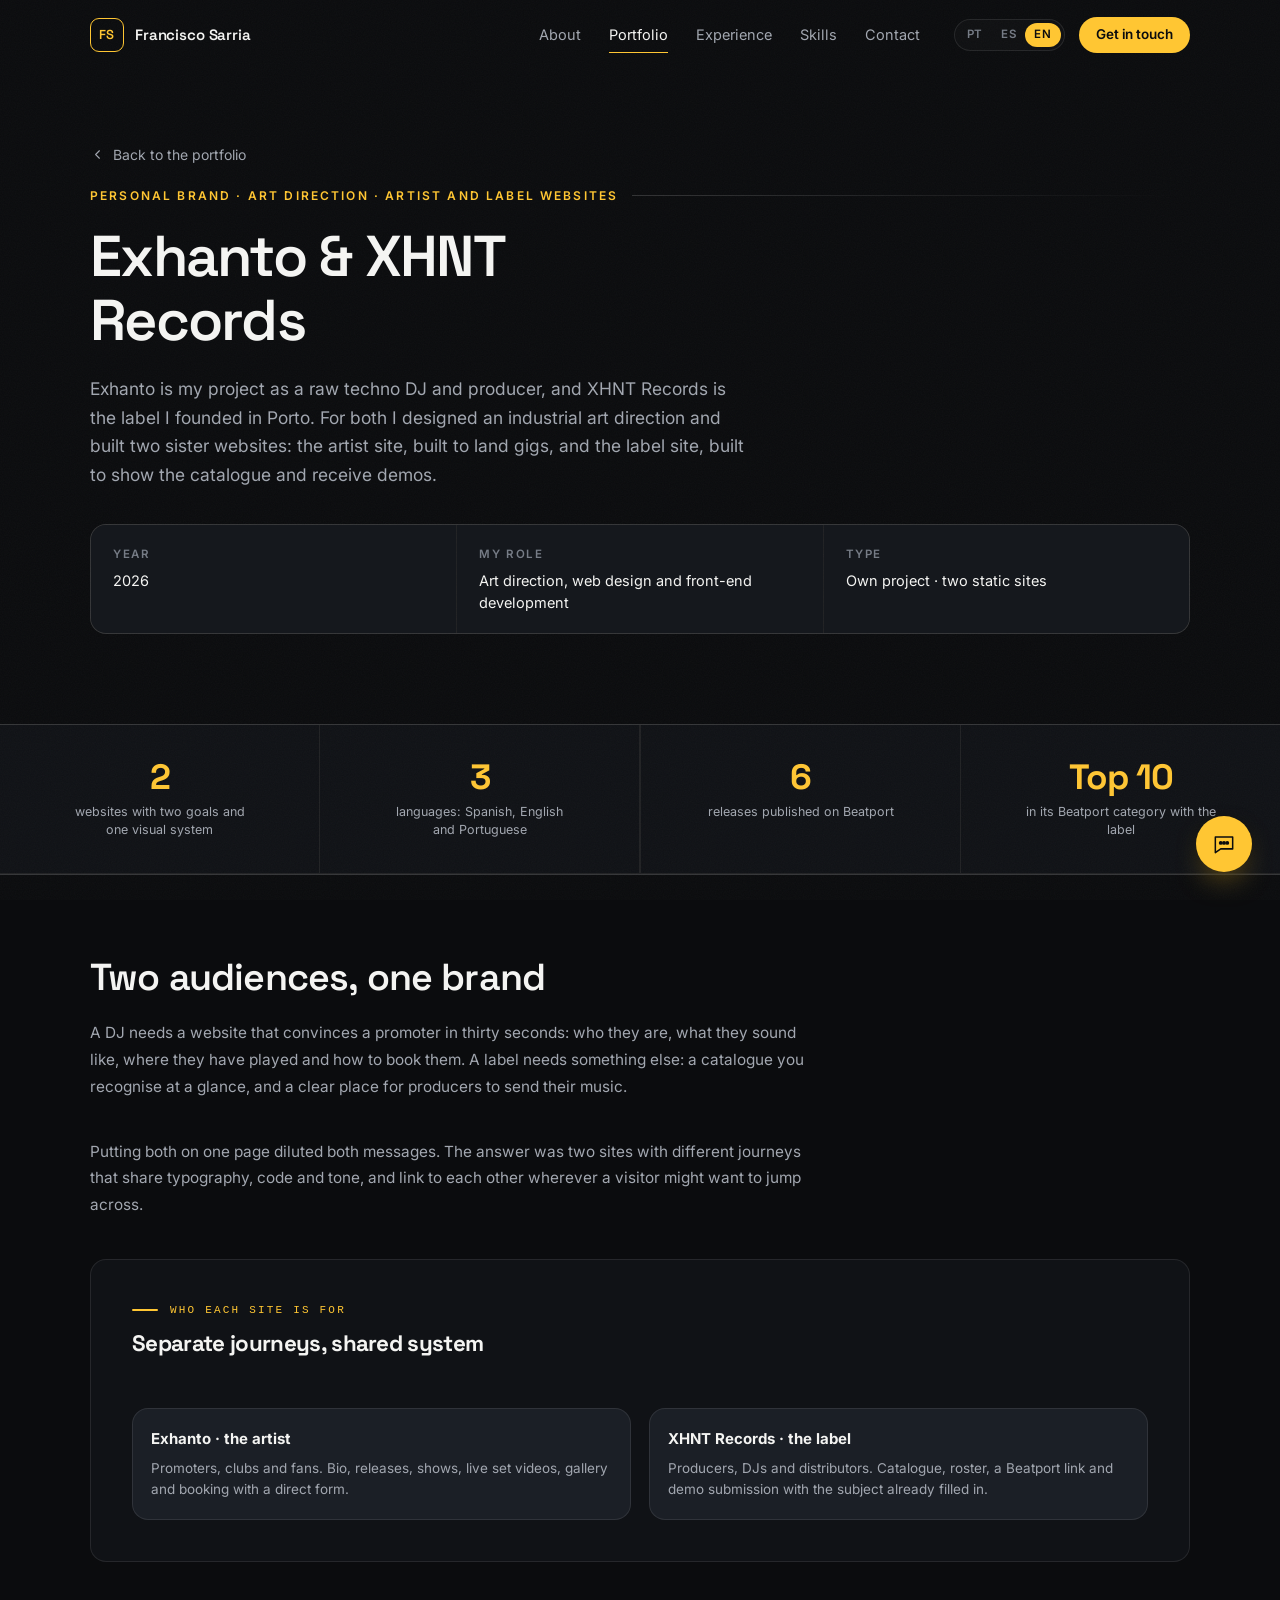
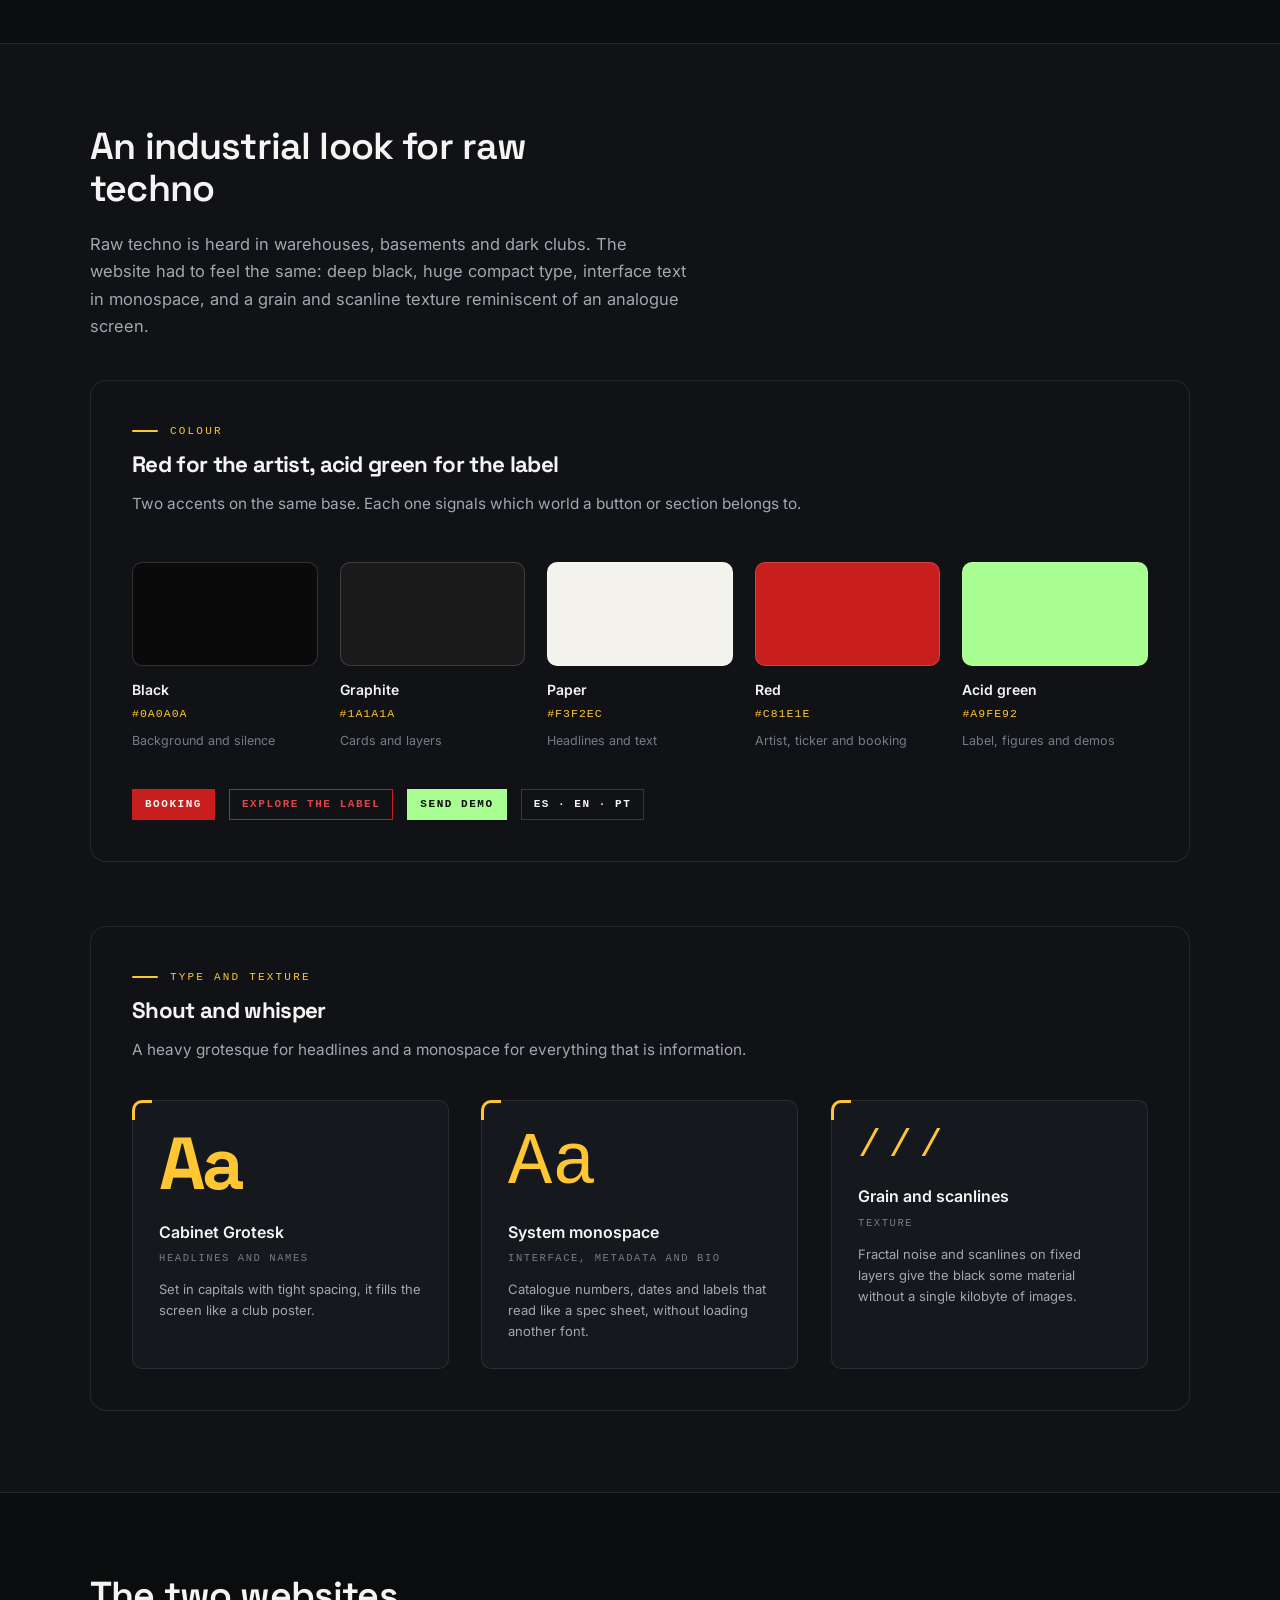
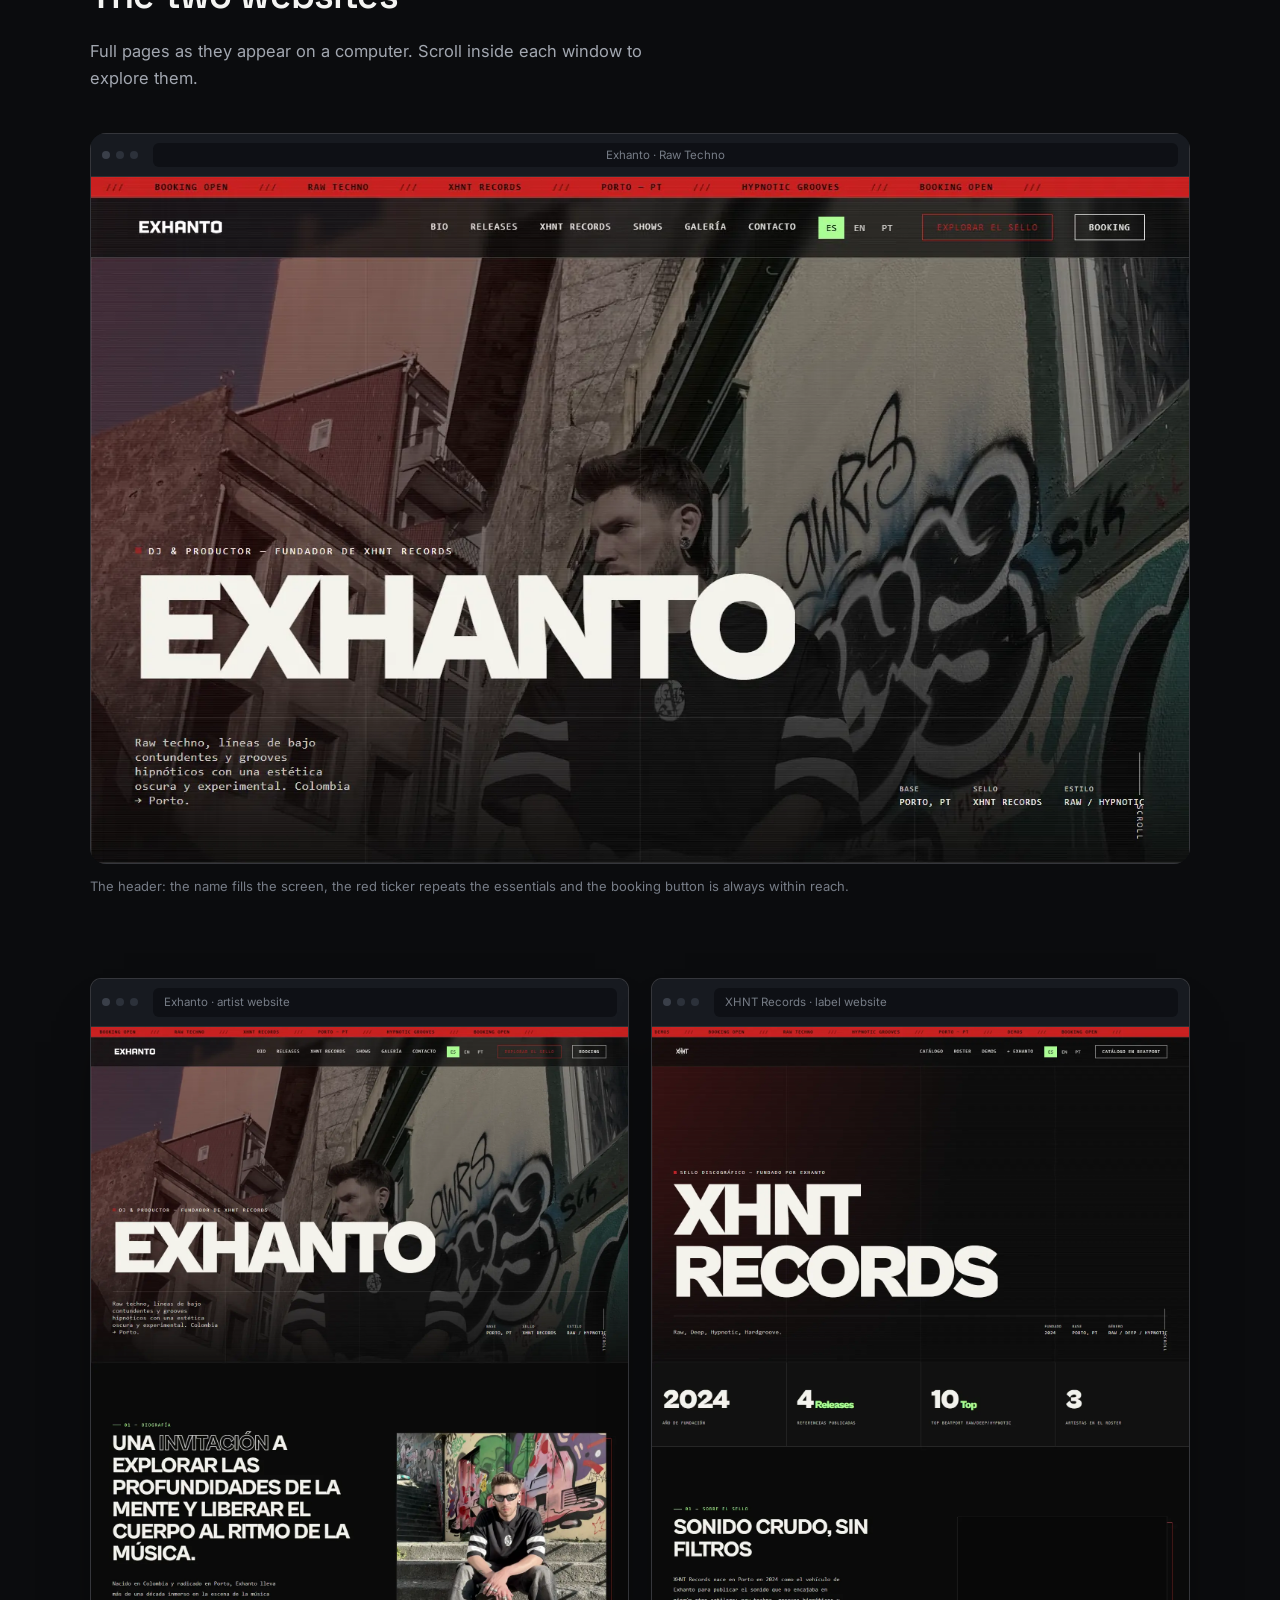
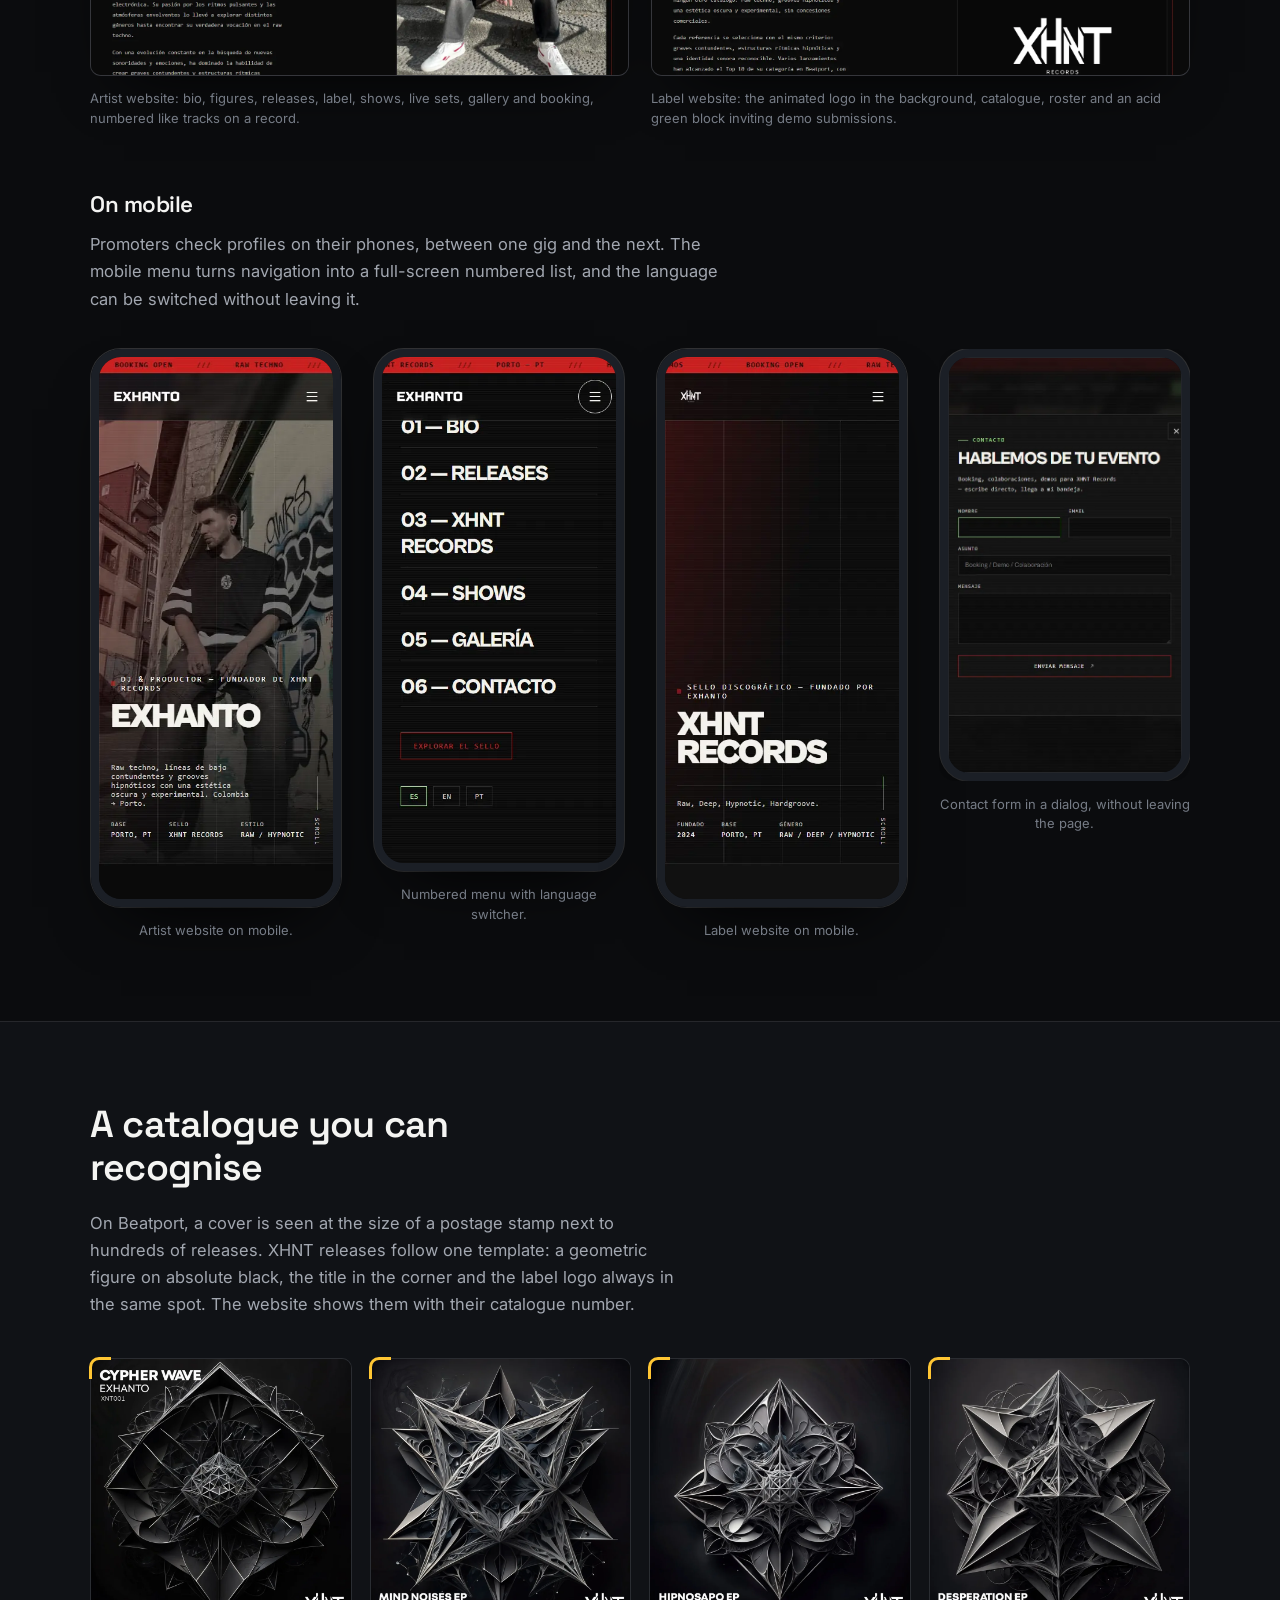
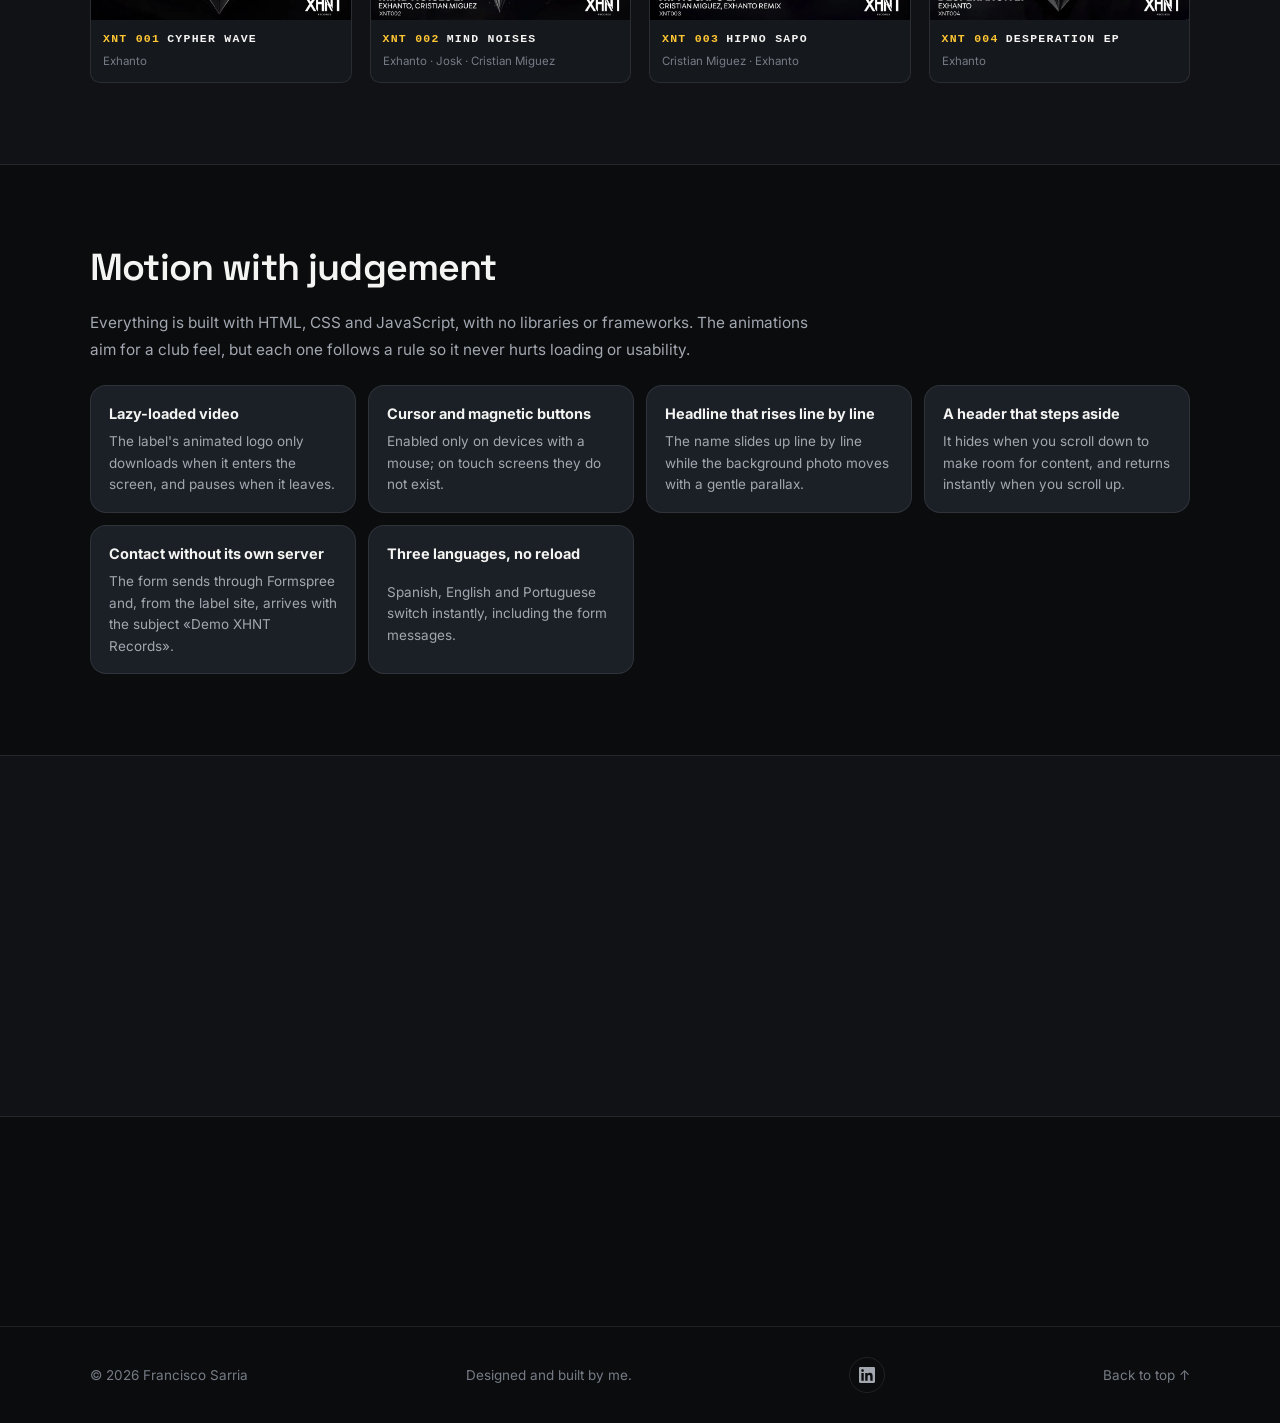
<file: exhanto.html>
<!DOCTYPE html>
<html lang="es">
<head>
<meta charset="utf-8">
<meta name="viewport" content="width=device-width, initial-scale=1, viewport-fit=cover">
<title data-i18n="ex.meta.title">Exhanto &amp; XHNT Records — web de artista y sello | Francisco Sarria</title>
<meta name="description" data-i18n-attr="content:ex.meta.desc" content="Dirección de arte y desarrollo de dos webs hermanas para un proyecto de raw techno y su sello discográfico: booking, catálogo y demos en tres idiomas.">
<meta name="author" content="Francisco Sarria">
<meta name="theme-color" content="#0B0C0E">

<meta property="og:type" content="article">
<meta property="og:title" content="Exhanto & XHNT Records — Francisco Sarria">
<meta property="og:description" content="Dirección de arte industrial y dos webs hermanas para un proyecto de raw techno y su sello discográfico.">
<meta property="og:image" content="https://frajo10.github.io/cvfrancisco/assets/img/exhanto/exhanto-portada.webp">
<meta property="og:url" content="https://frajo10.github.io/cvfrancisco/exhanto.html">

<meta name="twitter:card" content="summary_large_image">
<meta name="twitter:title" content="Exhanto & XHNT Records — Francisco Sarria">
<meta name="twitter:description" content="Dirección de arte industrial y dos webs hermanas para un proyecto de raw techno y su sello discográfico.">
<meta name="twitter:image" content="https://frajo10.github.io/cvfrancisco/assets/img/exhanto/exhanto-portada.webp">
<link rel="canonical" href="https://frajo10.github.io/cvfrancisco/exhanto.html">
<link rel="icon" href="assets/img/favicon.svg" type="image/svg+xml">
<link rel="preconnect" href="https://fonts.googleapis.com">
<link rel="preconnect" href="https://fonts.gstatic.com" crossorigin>
<link href="https://fonts.googleapis.com/css2?family=Inter:wght@400;500;600&family=Space+Grotesk:wght@400;500;600;700&display=swap" rel="stylesheet">
<link rel="stylesheet" href="assets/css/style.css?v=62">
<script>document.documentElement.classList.add('js');</script>
<script type="application/ld+json">
{
  "@context": "https://schema.org",
  "@type": "CreativeWork",
  "name": "Exhanto & XHNT Records",
  "url": "https://frajo10.github.io/cvfrancisco/exhanto.html",
  "description": "Dirección de arte y desarrollo de la web de artista de Exhanto y la web del sello XHNT Records.",
  "image": "https://frajo10.github.io/cvfrancisco/assets/img/exhanto/exhanto-portada.webp",
  "inLanguage": "es",
  "author": { "@type": "Person", "name": "Francisco Sarria", "url": "https://frajo10.github.io/cvfrancisco/" },
  "isPartOf": { "@type": "CollectionPage", "name": "Portafolio", "url": "https://frajo10.github.io/cvfrancisco/portafolio.html" }
}
</script>
<script type="application/ld+json">
{
  "@context": "https://schema.org",
  "@type": "BreadcrumbList",
  "itemListElement": [
    { "@type": "ListItem", "position": 1, "name": "Inicio", "item": "https://frajo10.github.io/cvfrancisco/" },
    { "@type": "ListItem", "position": 2, "name": "Portafolio", "item": "https://frajo10.github.io/cvfrancisco/portafolio.html" },
    { "@type": "ListItem", "position": 3, "name": "Exhanto & XHNT Records", "item": "https://frajo10.github.io/cvfrancisco/exhanto.html" }
  ]
}
</script>
</head>
<body>

<a class="skip-link" href="#contenido" data-i18n="a11y.skip">Ir al contenido</a>
<div class="progress" id="progress" aria-hidden="true"><span></span></div>

<!-- ============ HEADER ============ -->
<header class="site-header" id="header">
  <div class="wrap header-inner">
    <a href="index.html" class="brand" aria-label="Francisco Sarria">
      <span class="brand-mark">FS</span>
      <span class="brand-name">Francisco Sarria</span>
    </a>

    <nav class="nav" id="nav" aria-label="Principal">
      <a href="index.html#sobre-mi"    data-i18n="nav.about">Sobre mí</a>
      <a href="portafolio.html" class="active" data-i18n="nav.work">Portafolio</a>
      <a href="index.html#experiencia" data-i18n="nav.experience">Experiencia</a>
      <a href="index.html#habilidades" data-i18n="nav.skills">Habilidades</a>
      <a href="index.html#contacto"    data-i18n="nav.contact">Contacto</a>

      <div class="nav-tools">
        <div class="lang" role="group" aria-label="Idioma">
          <button type="button" data-lang="pt">PT</button>
          <button type="button" data-lang="es">ES</button>
          <button type="button" data-lang="en">EN</button>
        </div>
        <a href="index.html#contacto" class="btn btn-primary btn-sm nav-cta" data-i18n="cta.write">Escríbeme</a>
      </div>
    </nav>

    <button class="burger" id="burger" aria-expanded="false" aria-controls="nav" aria-label="Menú">
      <span></span><span></span>
    </button>
  </div>
</header>

<main id="contenido">

  <template data-lb-set="covers">
    <i data-src="assets/img/exhanto/exhanto-cover-xnt001.webp" data-alt="aex.c1"></i>
    <i data-src="assets/img/exhanto/exhanto-cover-xnt002.webp" data-alt="aex.c2"></i>
    <i data-src="assets/img/exhanto/exhanto-cover-xnt003.webp" data-alt="aex.c3"></i>
    <i data-src="assets/img/exhanto/exhanto-cover-xnt004.webp" data-alt="aex.c4"></i>
  </template>
  <template data-lb-set="ui">
    <i data-src="assets/img/exhanto/exhanto-hero.webp" data-alt="aex.hero"></i>
    <i data-src="assets/img/exhanto/exhanto-modal.webp" data-alt="aex.modal"></i>
  </template>

  <!-- ============ CABECERA DEL CASO ============ -->
  <section class="page-head case-hero">
    <div class="wrap">
      <a href="portafolio.html" class="back-link reveal">
        <svg viewBox="0 0 24 24" aria-hidden="true"><path d="M15 6l-6 6 6 6"/></svg>
        <span data-i18n="work.back">Volver al portafolio</span>
      </a>
      <p class="kicker reveal"><span data-i18n="ex.cat">Marca personal · Dirección de arte · Web de artista y sello</span></p>
      <h1 class="reveal" data-d="1">Exhanto &amp; XHNT Records</h1>
      <p class="lead reveal" data-d="2" data-i18n="ex.lead">Exhanto es mi proyecto como DJ y productor de raw techno, y XHNT Records el sello que fundé en Oporto. Para los dos diseñé una dirección de arte industrial y construí dos webs hermanas: la del artista, pensada para conseguir fechas, y la del sello, pensada para mostrar el catálogo y recibir demos.</p>
      <dl class="case-meta reveal" data-d="3">
        <div><dt data-i18n="fc.year.l">Año</dt><dd>2026</dd></div>
        <div><dt data-i18n="fc.role.l">Mi papel</dt><dd data-i18n="ex.role.v">Dirección de arte, diseño web y desarrollo front-end</dd></div>
        <div><dt data-i18n="ex.type.l">Tipo</dt><dd data-i18n="ex.type.v">Proyecto propio · dos sitios estáticos</dd></div>
      </dl>
    </div>
  </section>

  <div class="case-kpis">
    <div class="case-kpi reveal" data-d="0" data-tilt="5"><b>2</b><span data-i18n="ex.kpi1">webs con dos objetivos y un solo sistema visual</span></div>
    <div class="case-kpi reveal" data-d="1" data-tilt="5"><b>3</b><span data-i18n="ex.kpi2">idiomas: español, inglés y portugués</span></div>
    <div class="case-kpi reveal" data-d="2" data-tilt="5"><b>6</b><span data-i18n="ex.kpi3">lanzamientos publicados en Beatport</span></div>
    <div class="case-kpi reveal" data-d="3" data-tilt="5"><b>Top 10</b><span data-i18n="ex.kpi4">de su categoría en Beatport con el sello</span></div>
  </div>

  <!-- ============ 1 · EL RETO ============ -->
  <section class="case-sec">
    <div class="wrap">
      <h2 class="reveal" data-i18n="ex.s1.h">Dos públicos, una misma marca</h2>
      <div class="prose stack reveal">
        <p data-i18n="ex.s1.p1">Un DJ necesita una web que convenza a un promotor en treinta segundos: quién es, cómo suena, dónde ha tocado y cómo contratarlo. Un sello necesita otra cosa: que su catálogo se reconozca de un vistazo y que los productores sepan dónde enviar su música.</p>
        <p data-i18n="ex.s1.p2">Meter las dos cosas en una sola página diluía ambos mensajes. La solución fueron dos sitios con recorridos distintos que comparten tipografía, código y tono, y que se enlazan entre sí en cada punto donde un visitante podría querer saltar al otro.</p>
      </div>

      <div class="pan pe reveal">
        <div class="pe-head">
          <p class="pe-eyebrow"><i></i><span data-i18n="ex.aud.eye">Para quién es cada web</span></p>
          <h3 class="pe-title" data-i18n="ex.aud.h">Recorridos separados, sistema compartido</h3>
        </div>
        <ul class="pan-tiles pan-tiles--2">
          <li class="fc-cero" data-tilt="6"><b data-i18n="ex.aud.1">Exhanto · el artista</b><span data-i18n="ex.aud.1d">Promotores, clubes y público. Bio, releases, shows, live sets en vídeo, galería y booking con formulario directo.</span></li>
          <li class="fc-cero" data-tilt="6"><b data-i18n="ex.aud.2">XHNT Records · el sello</b><span data-i18n="ex.aud.2d">Productores, DJs y distribuidores. Catálogo, roster, enlace a Beatport y un envío de demos con el asunto ya preparado.</span></li>
        </ul>
      </div>
    </div>
  </section>

  <!-- ============ 2 · DIRECCIÓN DE ARTE ============ -->
  <section class="case-sec section-alt">
    <div class="wrap">
      <h2 class="reveal" data-i18n="ex.s2.h">Una estética industrial para el raw techno</h2>
      <div class="case-copy case-lead reveal"><p data-i18n="ex.s2.lead">El raw techno se escucha en naves, sótanos y clubes a oscuras. La web tenía que sentirse igual: negro profundo, tipografía enorme y compacta, textos de interfaz en monoespaciada y una textura de grano y líneas de barrido que recuerda a una pantalla analógica.</p></div>

      <div class="stack-lg">
        <div class="pan pe reveal">
          <div class="pe-head">
            <p class="pe-eyebrow"><i></i><span data-i18n="ex.pal.eye">Color</span></p>
            <h3 class="pe-title" data-i18n="ex.pal.h">Rojo para el artista, verde ácido para el sello</h3>
            <p class="pe-sub" data-i18n="ex.pal.p">Dos acentos sobre la misma base. Cada uno marca a qué mundo pertenece un botón o una sección.</p>
          </div>
          <ul class="paleta paleta--5">
            <li class="tono"><span class="tono-m" style="background:#0a0a0a"></span><b data-i18n="ex.c1">Negro</b><code>#0A0A0A</code><span data-i18n="ex.u1">Fondo y silencio</span></li>
            <li class="tono"><span class="tono-m" style="background:#1a1a1a"></span><b data-i18n="ex.c2">Grafito</b><code>#1A1A1A</code><span data-i18n="ex.u2">Tarjetas y capas</span></li>
            <li class="tono"><span class="tono-m" style="background:#f3f2ec"></span><b data-i18n="ex.c3">Papel</b><code>#F3F2EC</code><span data-i18n="ex.u3">Titulares y texto</span></li>
            <li class="tono"><span class="tono-m" style="background:#c81e1e"></span><b data-i18n="ex.c4">Rojo</b><code>#C81E1E</code><span data-i18n="ex.u4">Artista, ticker y booking</span></li>
            <li class="tono"><span class="tono-m" style="background:#a9fe92"></span><b data-i18n="ex.c5">Verde ácido</b><code>#A9FE92</code><span data-i18n="ex.u5">Sello, cifras y demos</span></li>
          </ul>
          <div class="ex-sig">
            <span class="k">Booking</span><span class="r" data-i18n="ex.sig.label">Explorar el sello</span><span class="a" data-i18n="ex.sig.demo">Enviar demo</span><span>ES · EN · PT</span>
          </div>
        </div>

        <div class="pan pe reveal">
          <div class="pe-head">
            <p class="pe-eyebrow"><i></i><span data-i18n="ex.tip.eye">Tipografía y textura</span></p>
            <h3 class="pe-title" data-i18n="ex.tip.h">Grito y susurro</h3>
            <p class="pe-sub" data-i18n="ex.tip.p">Una grotesca pesada para los titulares y una monoespaciada para todo lo que es información.</p>
          </div>
          <div class="tipos">
            <div class="tipo" data-tilt="5">
              <span class="tipo-aa" style="font-family:'Arial Black','Space Grotesk',sans-serif;font-weight:900;letter-spacing:-.05em">Aa</span>
              <b>Cabinet Grotesk</b>
              <span class="tipo-rol" data-i18n="ex.t1r">Titulares y nombres</span>
              <p data-i18n="ex.t1d">En mayúsculas y con el interletrado cerrado, llena la pantalla como un cartel de club.</p>
            </div>
            <div class="tipo" data-tilt="5">
              <span class="tipo-aa" style="font-family:ui-monospace,Consolas,monospace">Aa</span>
              <b data-i18n="ex.t2">Monoespaciada del sistema</b>
              <span class="tipo-rol" data-i18n="ex.t2r">Interfaz, metadatos y bio</span>
              <p data-i18n="ex.t2d">Referencias de catálogo, fechas y etiquetas con aspecto de ficha técnica, sin cargar otra fuente.</p>
            </div>
            <div class="tipo" data-tilt="5">
              <span class="tipo-aa" style="font-family:ui-monospace,Consolas,monospace;font-size:clamp(1.6rem,3.4vw,2.4rem);letter-spacing:.2em">///</span>
              <b data-i18n="ex.t3">Grano y barrido</b>
              <span class="tipo-rol" data-i18n="ex.t3r">Textura</span>
              <p data-i18n="ex.t3d">Ruido fractal y líneas de escaneo en capas fijas: dan materia al negro sin pesar ni un kilobyte en imágenes.</p>
            </div>
          </div>
        </div>
      </div>
    </div>
  </section>

  <!-- ============ 3 · LAS WEBS ============ -->
  <section class="case-sec">
    <div class="wrap">
      <h2 class="reveal" data-i18n="ex.s3.h">Las dos webs</h2>
      <div class="case-copy case-lead reveal"><p data-i18n="ex.s3.lead">Páginas completas tal como se ven en un ordenador. Desliza dentro de cada ventana para recorrerlas.</p></div>

      <div class="stack-lg">
        <figure class="fig reveal">
          <button class="lb-open-btn lb-open-btn--plena" type="button" data-lb="ui" data-lb-i="0">
            <div class="browser">
              <div class="browser-bar">
                <span class="tl"></span><span class="tl"></span><span class="tl"></span>
                <span class="url">Exhanto · Raw Techno</span>
              </div>
              <img src="assets/img/exhanto/exhanto-hero.webp" data-i18n-attr="alt:aex.hero" alt="" loading="lazy" width="1440" height="900">
            </div>
          </button>
          <figcaption data-i18n="ex.cap.hero">La cabecera: el nombre ocupa la pantalla, el ticker rojo repite lo esencial y el botón de booking está siempre a mano.</figcaption>
        </figure>

        <div class="fc-par reveal">
          <figure class="fig">
            <div class="browser browser--scroll">
              <div class="browser-bar">
                <span class="tl"></span><span class="tl"></span><span class="tl"></span>
                <span class="url" data-i18n="ex.url.home">Exhanto · web del artista</span>
              </div>
              <div class="browser-scroll">
                <img src="assets/img/exhanto/exhanto-home-desk.webp" data-i18n-attr="alt:aex.home" alt="" loading="lazy" width="1440" height="8554">
              </div>
            </div>
            <figcaption data-i18n="ex.cap.home">Web del artista: bio, cifras, releases, sello, shows, live sets, galería y booking, numerados como las pistas de un disco.</figcaption>
          </figure>
          <figure class="fig">
            <div class="browser browser--scroll">
              <div class="browser-bar">
                <span class="tl"></span><span class="tl"></span><span class="tl"></span>
                <span class="url" data-i18n="ex.url.label">XHNT Records · web del sello</span>
              </div>
              <div class="browser-scroll">
                <img src="assets/img/exhanto/exhanto-label-desk.webp" data-i18n-attr="alt:aex.label" alt="" loading="lazy" width="1440" height="5371">
              </div>
            </div>
            <figcaption data-i18n="ex.cap.label">Web del sello: el logo animado de fondo, catálogo, roster y un bloque verde ácido que invita a enviar demos.</figcaption>
          </figure>
        </div>

        <div class="reveal">
          <h3 data-i18n="ex.mov.h">En el móvil</h3>
          <div class="case-copy"><p data-i18n="ex.mov.p">Los promotores revisan perfiles desde el teléfono, entre una fecha y otra. El menú móvil convierte la navegación en una lista numerada a pantalla completa y el idioma se cambia sin salir de ella.</p></div>
          <div class="gal-moviles gal-moviles--4">
            <figure class="phone-fig">
              <div class="phone phone--scroll"><img src="assets/img/exhanto/exhanto-home-mob.webp" data-i18n-attr="alt:aex.homem" alt="" loading="lazy" width="390" height="10484"></div>
              <figcaption data-i18n="ex.cap.homem">Web del artista en móvil.</figcaption>
            </figure>
            <figure class="phone-fig">
              <div class="phone"><img src="assets/img/exhanto/exhanto-menu-mob.webp" data-i18n-attr="alt:aex.menu" alt="" loading="lazy" width="390" height="844"></div>
              <figcaption data-i18n="ex.cap.menu">Menú numerado con selector de idioma.</figcaption>
            </figure>
            <figure class="phone-fig">
              <div class="phone phone--scroll"><img src="assets/img/exhanto/exhanto-label-mob.webp" data-i18n-attr="alt:aex.labelm" alt="" loading="lazy" width="390" height="6771"></div>
              <figcaption data-i18n="ex.cap.labelm">Web del sello en móvil.</figcaption>
            </figure>
            <figure class="phone-fig">
              <button class="lb-open-btn lb-open-btn--plena" type="button" data-lb="ui" data-lb-i="1">
                <div class="phone"><img src="assets/img/exhanto/exhanto-modal.webp" data-i18n-attr="alt:aex.modal" alt="" loading="lazy" width="1440" height="900" style="aspect-ratio:9/16;object-fit:cover;object-position:center"></div>
              </button>
              <figcaption data-i18n="ex.cap.modal">Formulario de contacto en ventana, sin salir de la página.</figcaption>
            </figure>
          </div>
        </div>
      </div>
    </div>
  </section>

  <!-- ============ 4 · PORTADAS ============ -->
  <section class="case-sec section-alt">
    <div class="wrap">
      <h2 class="reveal" data-i18n="ex.s4.h">Un catálogo que se reconoce</h2>
      <div class="case-copy case-lead reveal"><p data-i18n="ex.s4.lead">En Beatport, una portada se ve del tamaño de un sello postal junto a cientos de lanzamientos. Las referencias de XHNT siguen una misma plantilla: una figura geométrica sobre negro absoluto, el título en la esquina y el logo del sello siempre en el mismo sitio. La web las presenta con su código de catálogo.</p></div>

      <div class="pan-tiles pan-tiles--4 reveal">
        <figure class="tile tile--sq">
          <button class="tile-media" type="button" data-lb="covers" data-lb-i="0"><img src="assets/img/exhanto/exhanto-cover-xnt001.webp" data-i18n-attr="alt:aex.c1" alt="" loading="lazy" width="900" height="900"></button>
          <figcaption class="tile-cap"><b><i>XNT 001</i>Cypher Wave</b><span>Exhanto</span></figcaption>
        </figure>
        <figure class="tile tile--sq">
          <button class="tile-media" type="button" data-lb="covers" data-lb-i="1"><img src="assets/img/exhanto/exhanto-cover-xnt002.webp" data-i18n-attr="alt:aex.c2" alt="" loading="lazy" width="900" height="900"></button>
          <figcaption class="tile-cap"><b><i>XNT 002</i>Mind Noises</b><span>Exhanto · Josk · Cristian Miguez</span></figcaption>
        </figure>
        <figure class="tile tile--sq">
          <button class="tile-media" type="button" data-lb="covers" data-lb-i="2"><img src="assets/img/exhanto/exhanto-cover-xnt003.webp" data-i18n-attr="alt:aex.c3" alt="" loading="lazy" width="900" height="900"></button>
          <figcaption class="tile-cap"><b><i>XNT 003</i>Hipno Sapo</b><span>Cristian Miguez · Exhanto</span></figcaption>
        </figure>
        <figure class="tile tile--sq">
          <button class="tile-media" type="button" data-lb="covers" data-lb-i="3"><img src="assets/img/exhanto/exhanto-cover-xnt004.webp" data-i18n-attr="alt:aex.c4" alt="" loading="lazy" width="900" height="900"></button>
          <figcaption class="tile-cap"><b><i>XNT 004</i>Desperation EP</b><span>Exhanto</span></figcaption>
        </figure>
      </div>
    </div>
  </section>

  <!-- ============ 5 · DETALLES ============ -->
  <section class="case-sec">
    <div class="wrap">
      <h2 class="reveal" data-i18n="ex.s5.h">Movimiento con criterio</h2>
      <div class="prose stack reveal">
        <p data-i18n="ex.s5.p1">Todo está hecho con HTML, CSS y JavaScript sin librerías ni frameworks. Las animaciones buscan la sensación de club, pero cada una tiene una regla para no castigar la carga ni la usabilidad.</p>
      </div>
      <ul class="fc-seg reveal">
        <li data-tilt="4"><b data-i18n="ex.d.1">Vídeo con carga diferida</b><span data-i18n="ex.d.1d">El logo animado del sello solo se descarga al entrar en pantalla y se pausa al salir de ella.</span></li>
        <li data-tilt="4"><b data-i18n="ex.d.2">Cursor y botones magnéticos</b><span data-i18n="ex.d.2d">Se activan únicamente en dispositivos con ratón; en táctil no existen.</span></li>
        <li data-tilt="4"><b data-i18n="ex.d.3">Titular que entra por líneas</b><span data-i18n="ex.d.3d">El nombre sube línea a línea y la foto de fondo se desplaza en paralaje suave.</span></li>
        <li data-tilt="4"><b data-i18n="ex.d.4">Cabecera que se aparta</b><span data-i18n="ex.d.4d">Al bajar se esconde para dejar sitio al contenido; al subir vuelve al instante.</span></li>
        <li data-tilt="4"><b data-i18n="ex.d.5">Contacto sin servidor propio</b><span data-i18n="ex.d.5d">El formulario envía a través de Formspree y, desde la web del sello, llega con el asunto «Demo XHNT Records».</span></li>
        <li data-tilt="4"><b data-i18n="ex.d.6">Tres idiomas sin recargar</b><span data-i18n="ex.d.6d">Español, inglés y portugués cambian en el momento, incluidos los mensajes del formulario.</span></li>
      </ul>
    </div>
  </section>

  <!-- ============ 6 · QUÉ DEMUESTRA ============ -->
  <section class="case-sec section-alt">
    <div class="wrap">
      <h2 class="reveal" data-i18n="ex.s6.h">Lo que aporta este caso</h2>
      <div class="proof reveal">
        <div><b data-i18n="ex.pr.1">Dirección de arte con carácter</b><p data-i18n="ex.pr.1d">Un lenguaje visual propio, lejos del registro corporativo, aplicado con disciplina.</p></div>
        <div><b data-i18n="ex.pr.2">Front-end a mano</b><p data-i18n="ex.pr.2d">Animación, rendimiento y accesibilidad sin depender de plantillas ni librerías.</p></div>
        <div><b data-i18n="ex.pr.3">Arquitectura para dos públicos</b><p data-i18n="ex.pr.3d">Dos objetivos de negocio separados y conectados dentro de la misma marca.</p></div>
      </div>
    </div>
  </section>

  <!-- ============ ACCIONES ============ -->
  <section class="case-sec">
    <div class="wrap">
      <div class="case-actions reveal">
        <a href="portafolio.html" class="btn btn-ghost">
          <svg viewBox="0 0 24 24" aria-hidden="true"><path d="M15 6l-6 6 6 6"/></svg>
          <span data-i18n="work.back">Volver al portafolio</span>
        </a>
        <a href="index.html#contacto" class="btn btn-primary">
          <svg viewBox="0 0 24 24" aria-hidden="true"><path d="M3 6.5h18v11H8l-5 3.5z"/></svg>
          <span data-i18n="cta.write">Escríbeme</span>
        </a>
      </div>
    </div>
  </section>

</main>

<footer class="site-footer">
  <div class="wrap footer-inner">
    <p>© <span id="year">2026</span> Francisco Sarria</p>
    <p data-i18n="footer.note">Diseñado y desarrollado por mí.</p>

    <ul class="foot-social">
        <li><a href="https://www.linkedin.com/in/francisco-sarria-528048232/" target="_blank" rel="noopener noreferrer" aria-label="LinkedIn"><svg class="ico-brand" viewBox="0 0 24 24" aria-hidden="true"><path d="M20.45 20.45h-3.55v-5.57c0-1.33-.03-3.04-1.86-3.04-1.85 0-2.13 1.45-2.13 2.94v5.67H9.35V9h3.41v1.56h.05c.48-.9 1.64-1.85 3.37-1.85 3.6 0 4.27 2.37 4.27 5.46v6.28zM5.34 7.43a2.06 2.06 0 1 1 0-4.13 2.06 2.06 0 0 1 0 4.13zm1.78 13.02H3.56V9h3.56v11.45zM22.22 0H1.77C.79 0 0 .77 0 1.73v20.54C0 23.23.79 24 1.77 24h20.45c.98 0 1.78-.77 1.78-1.73V1.73C24 .77 23.2 0 22.22 0z"/></svg></a></li>
    </ul>
    <a href="#contenido" class="to-top" data-i18n="footer.top">Volver arriba ↑</a>
  </div>
</footer>

<script src="assets/js/i18n.js?v=62"></script>
<script src="assets/js/main.js?v=62"></script>
<script src="assets/js/motion.js?v=62" defer></script>
<script src="assets/js/asistente.js?v=62" defer></script>
</body>
</html>
</file>
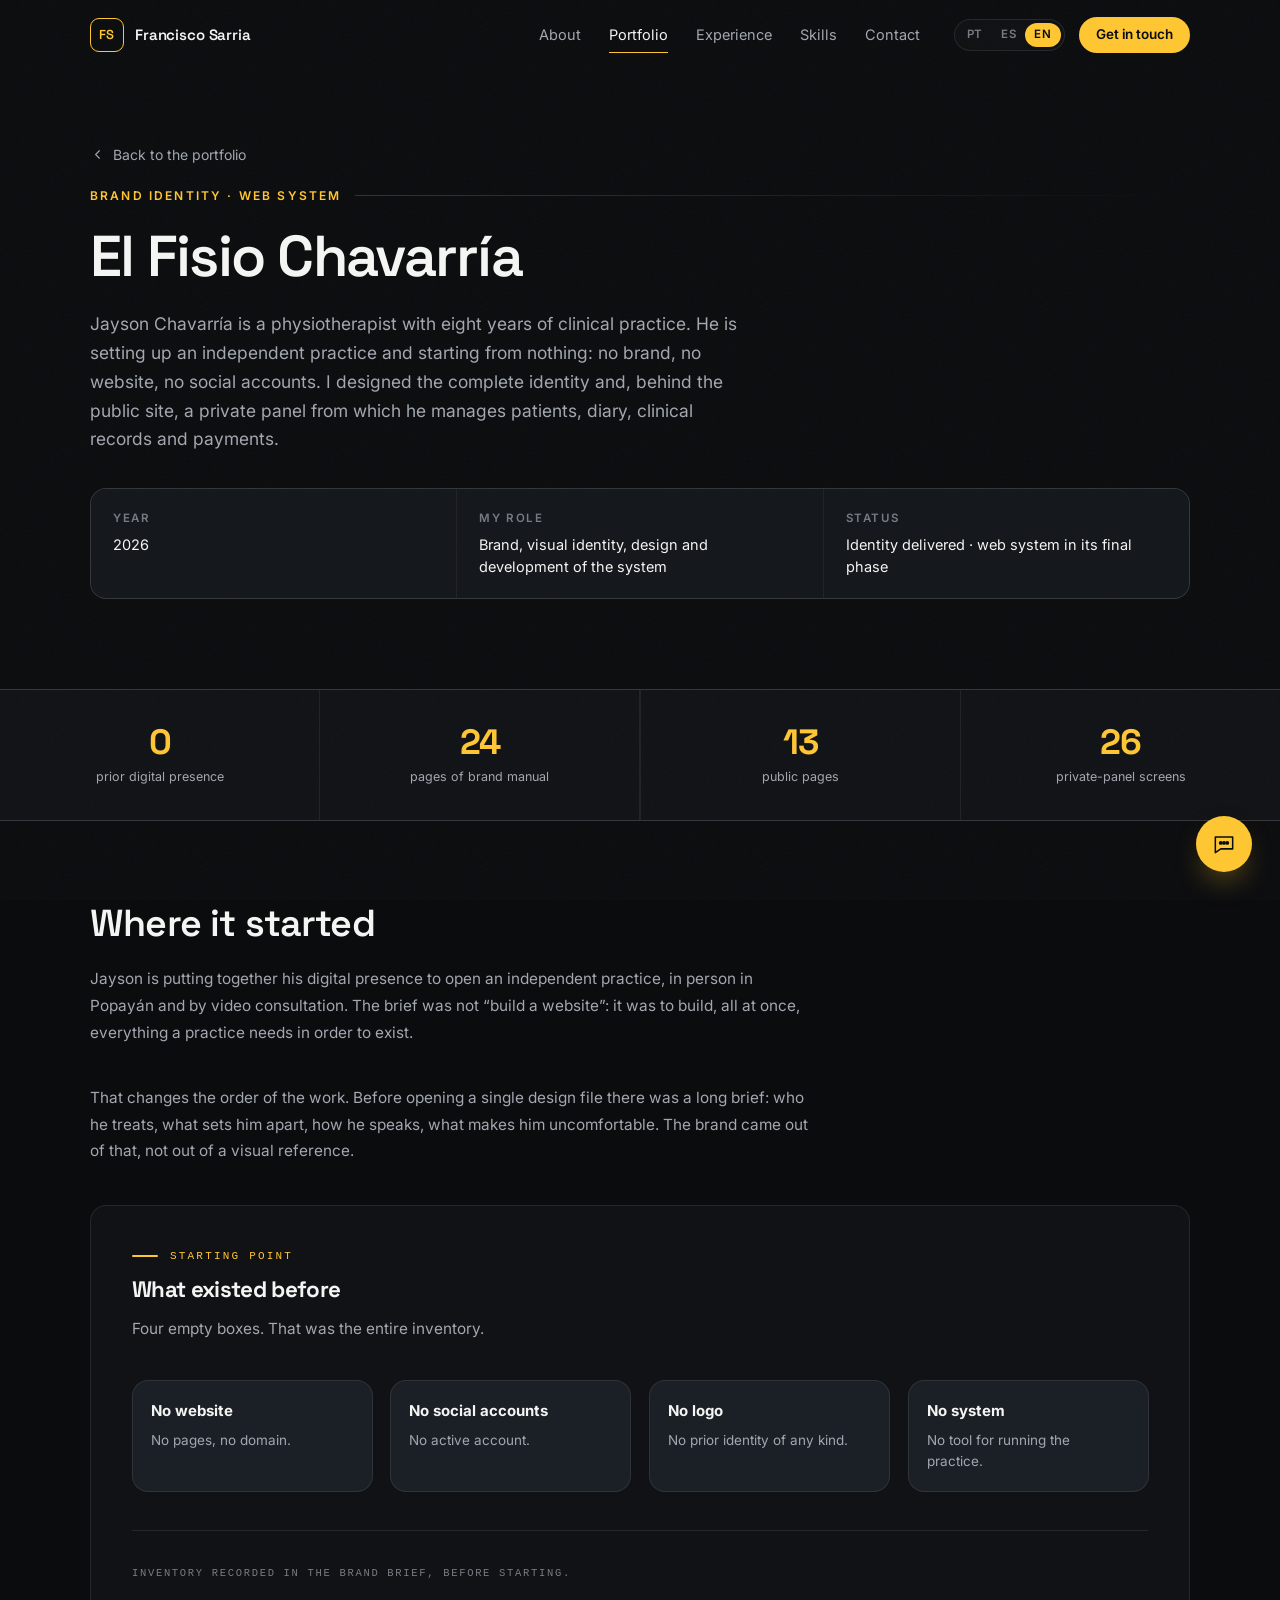
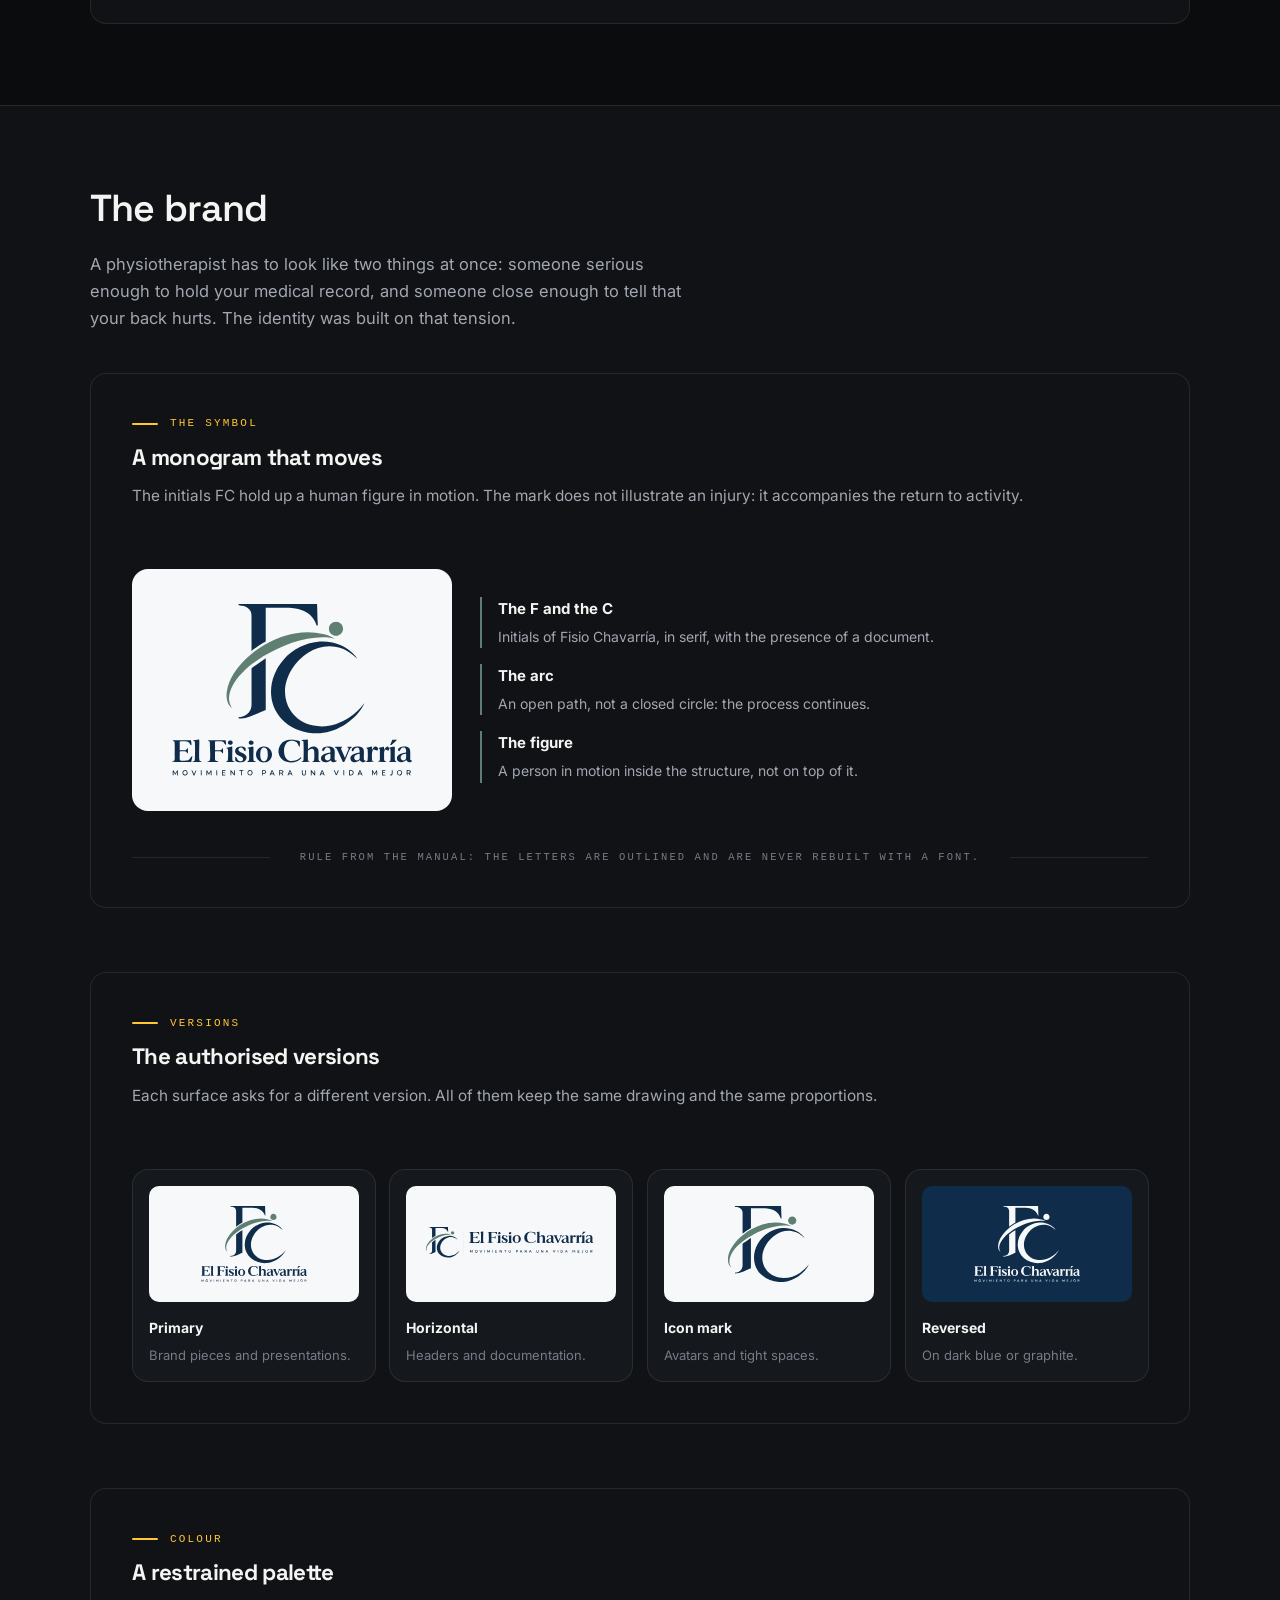
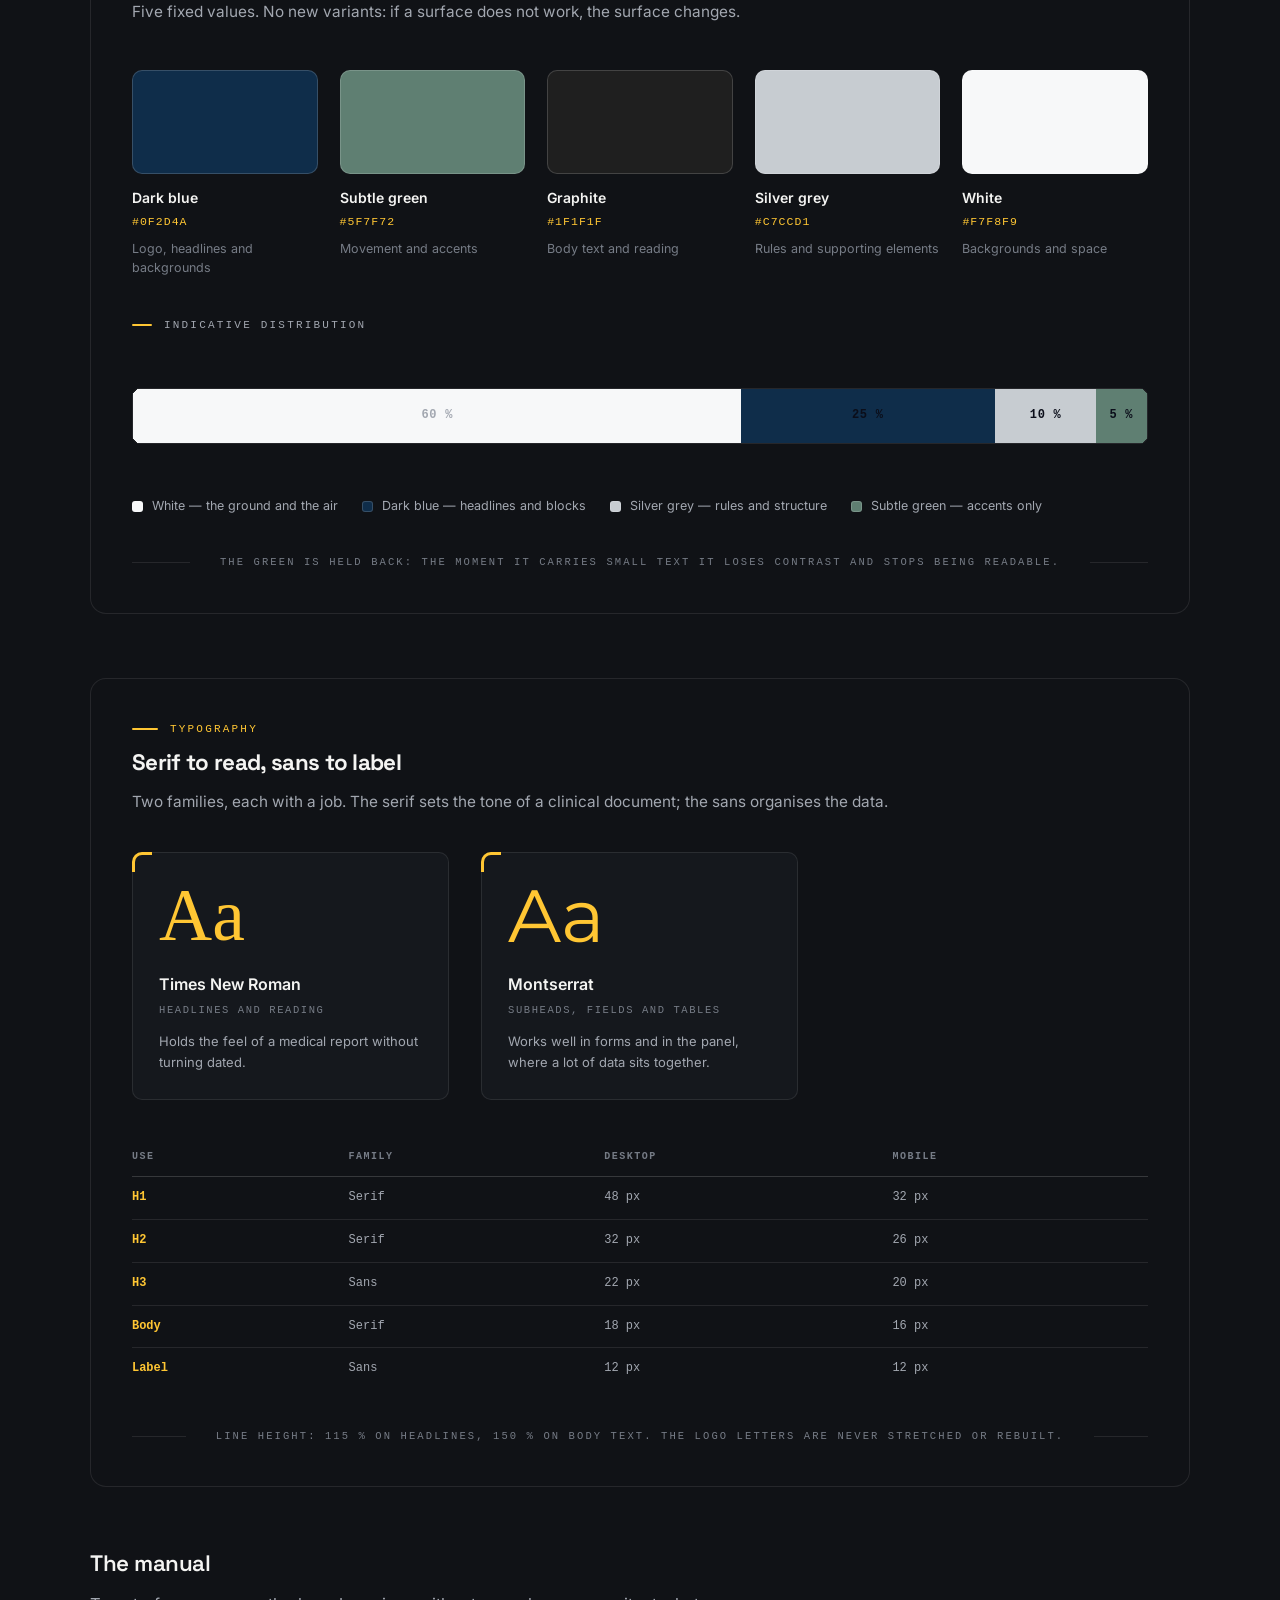
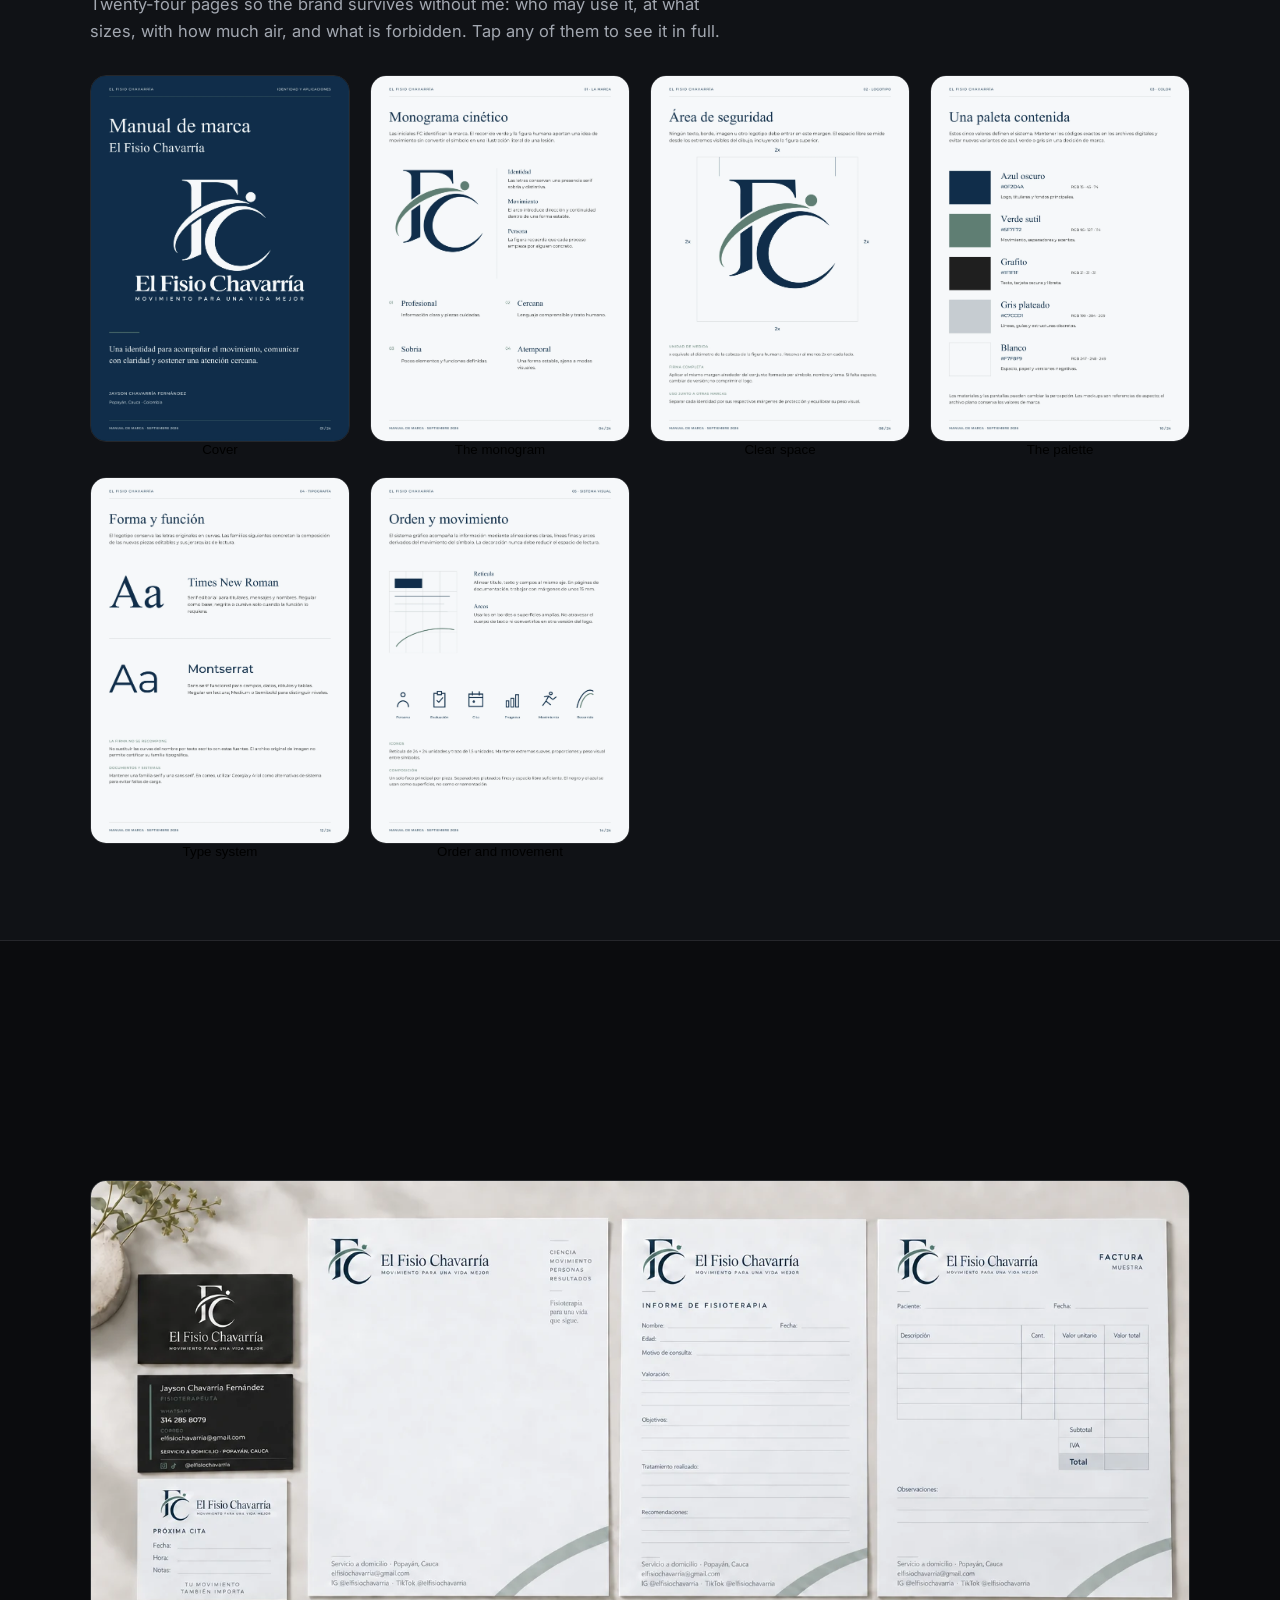
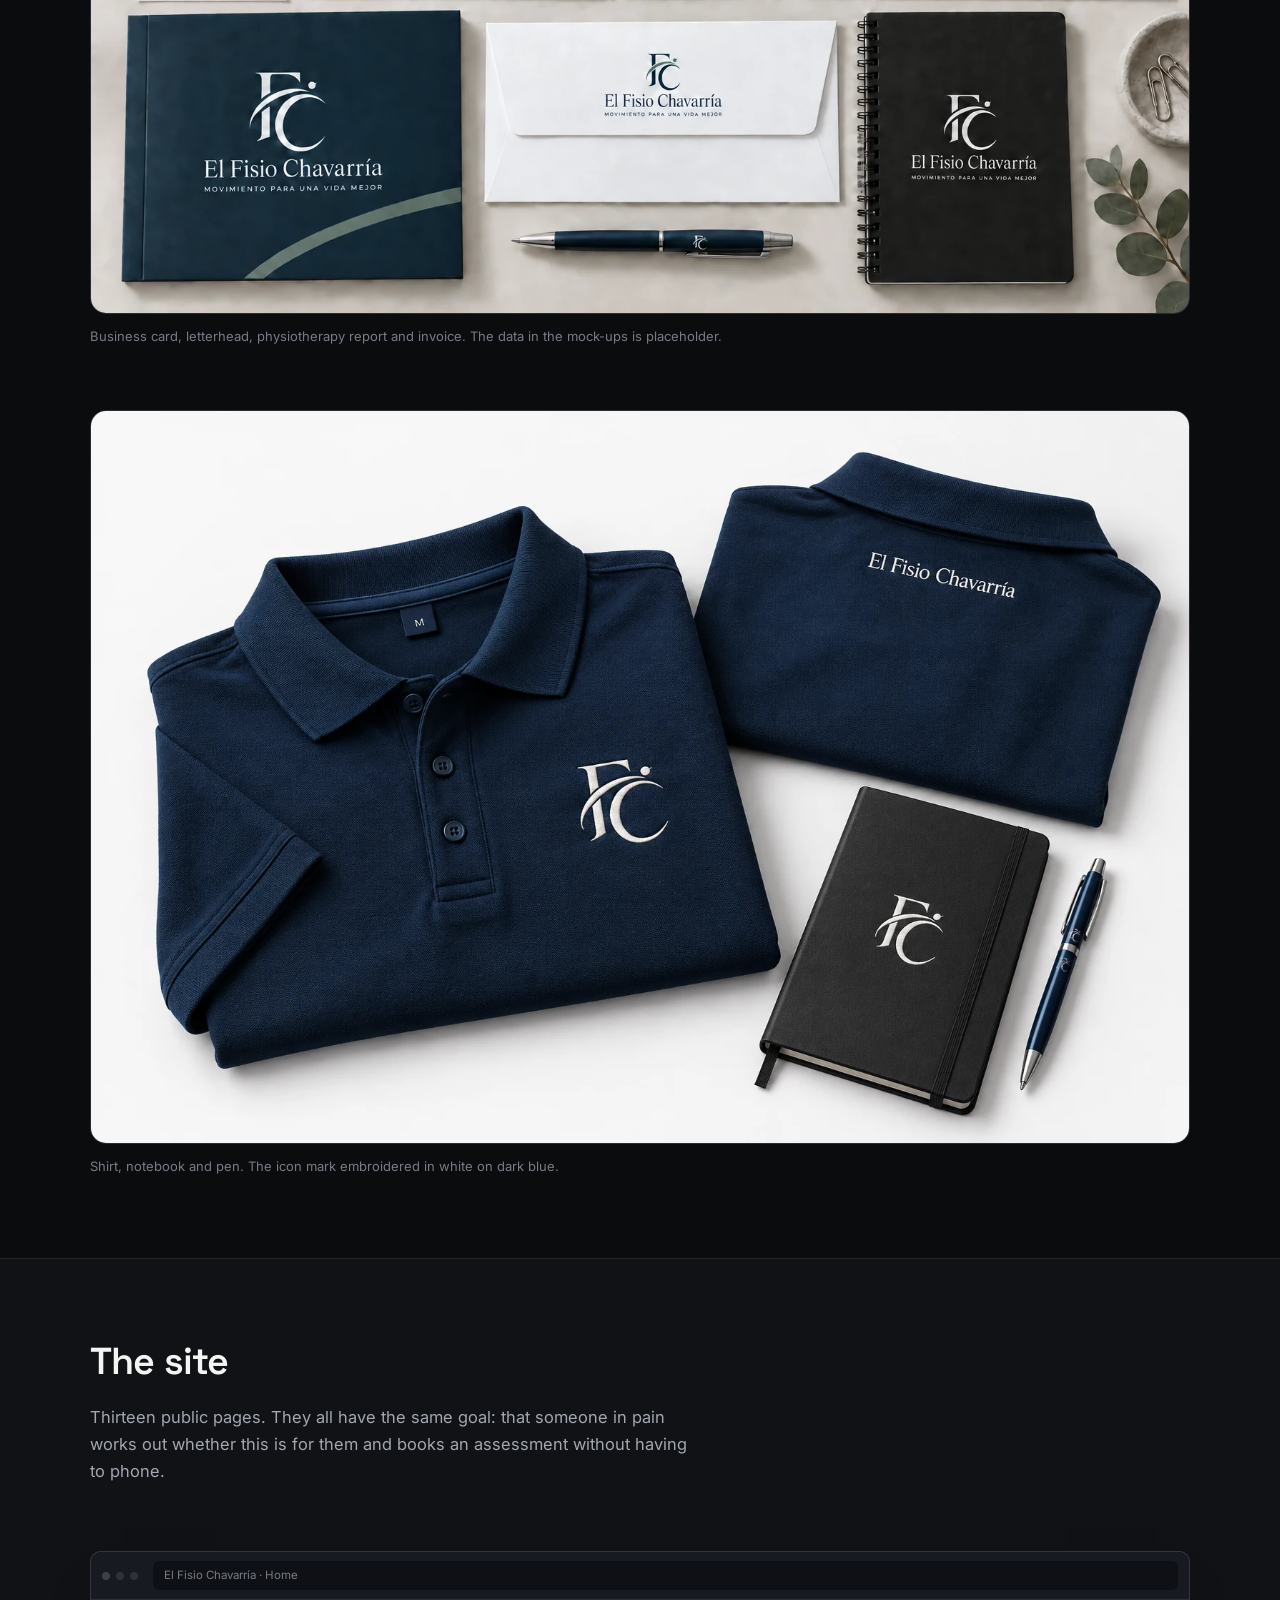
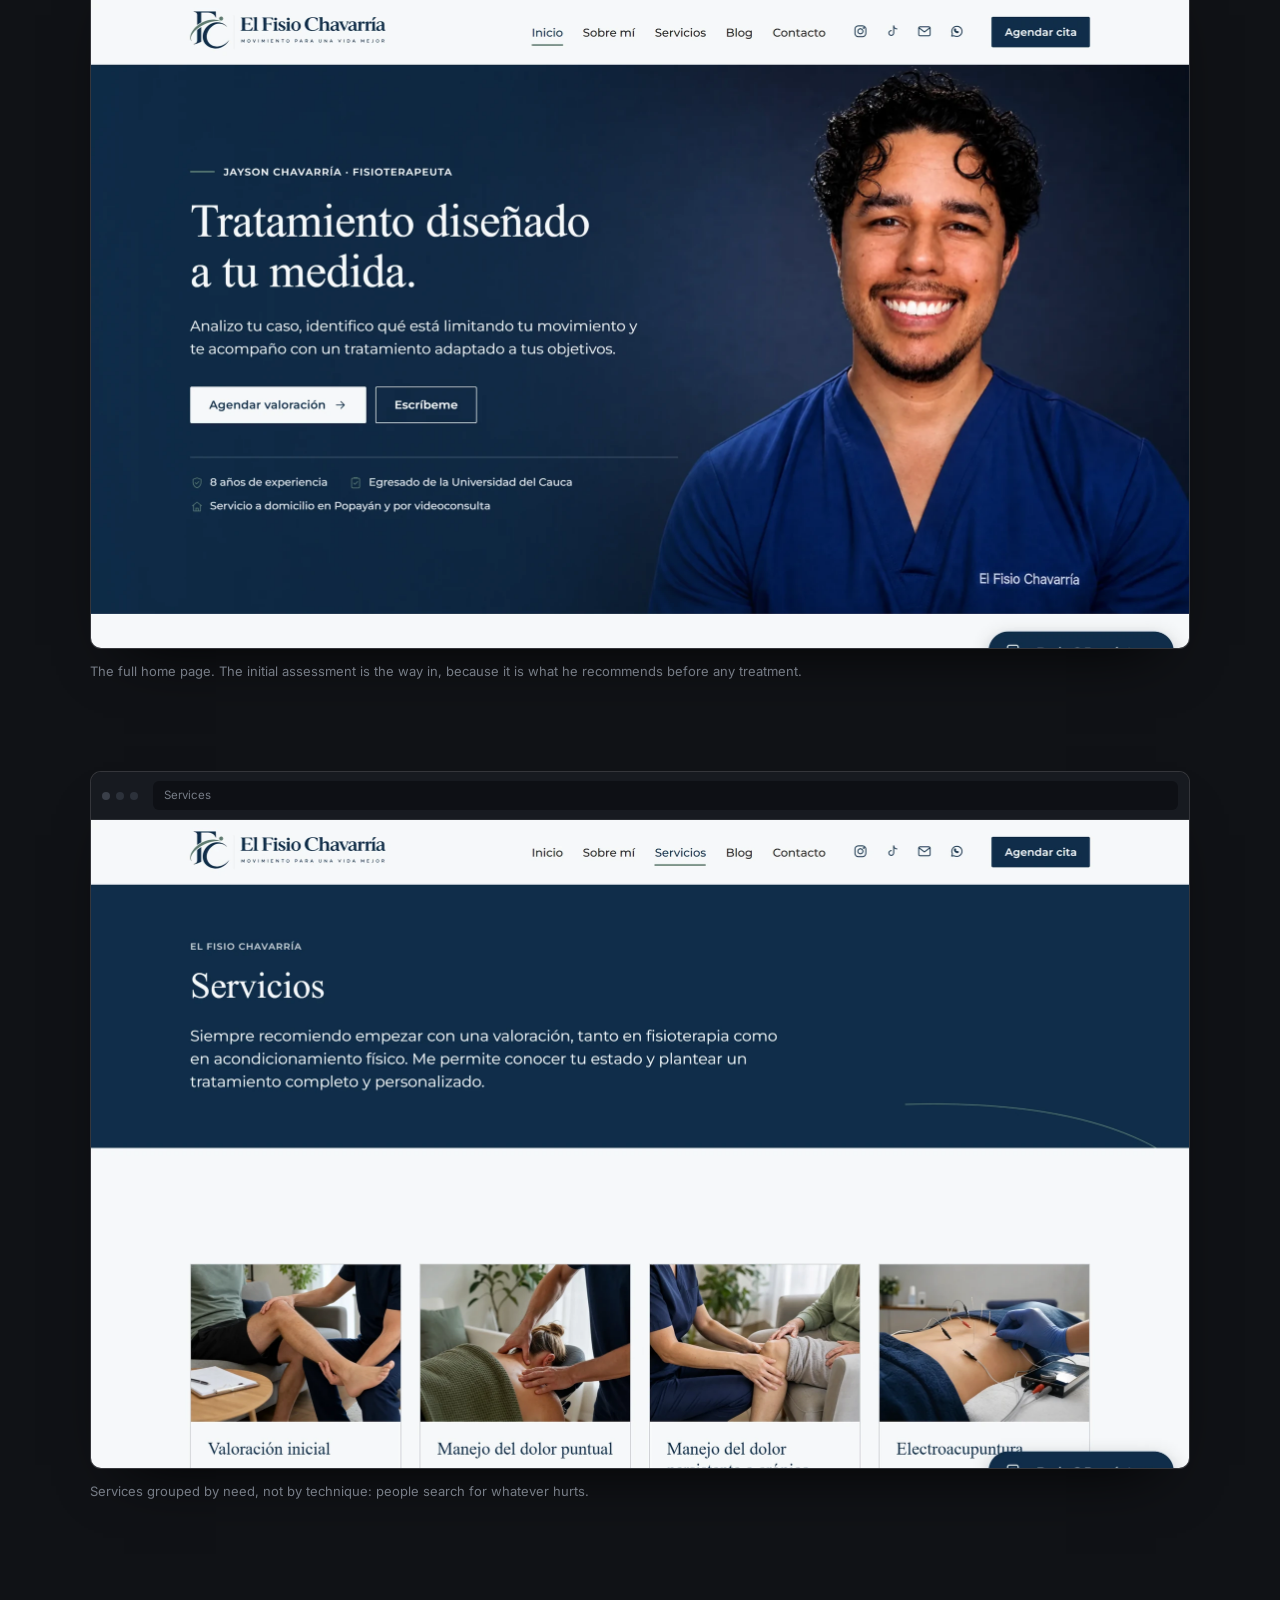
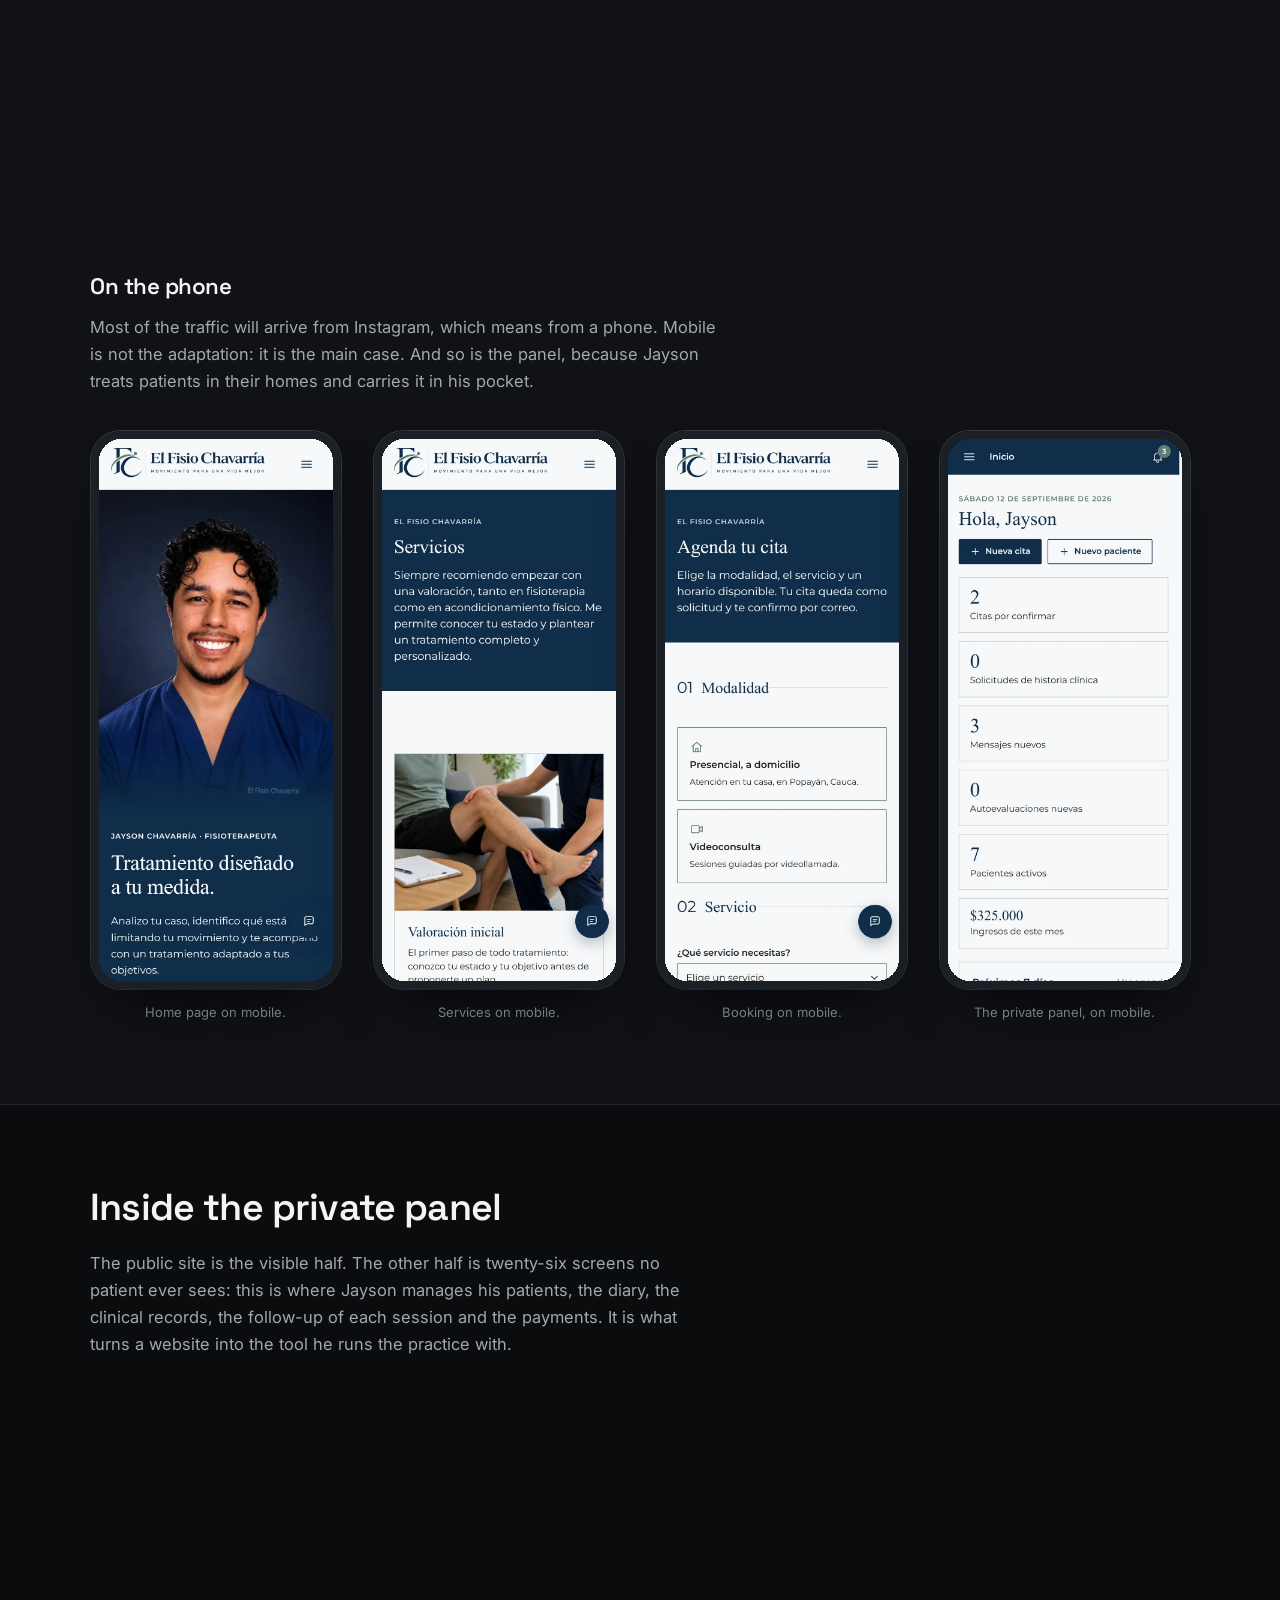
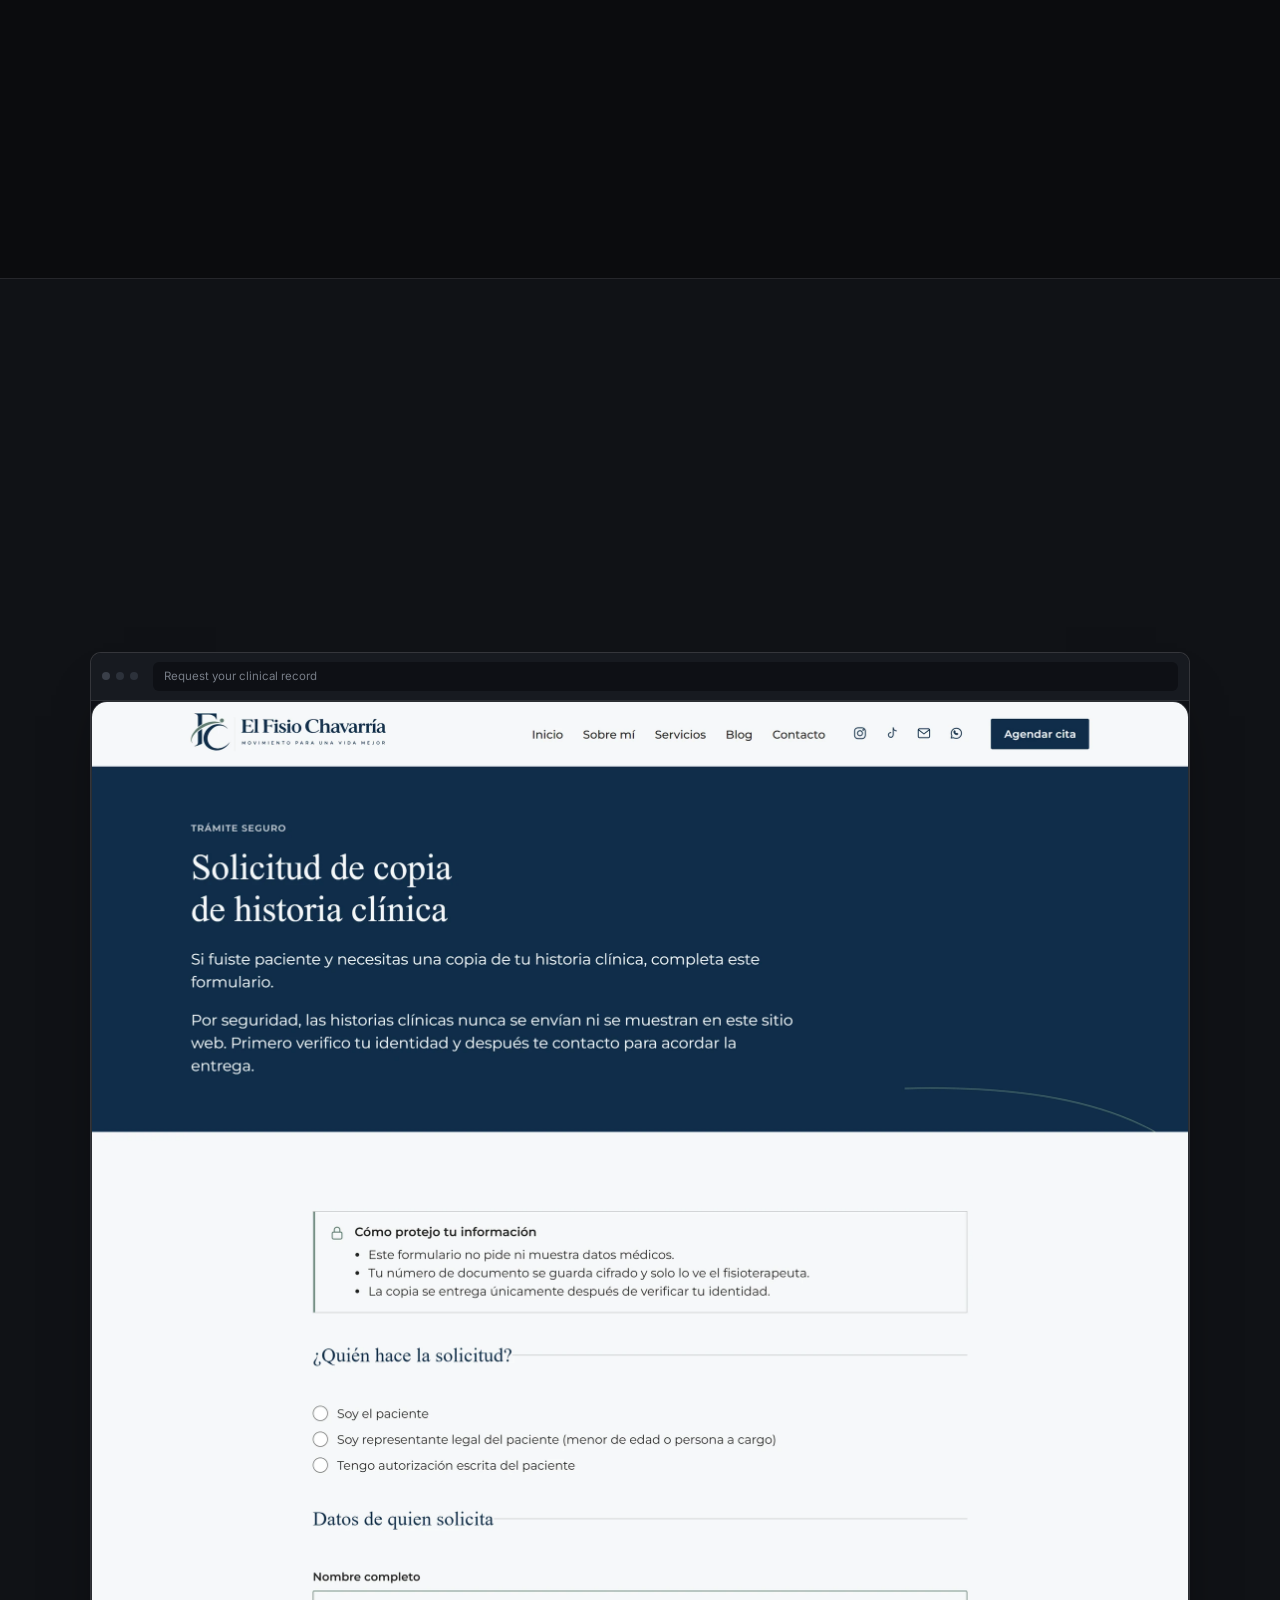
<file: fisio-chavarria.html>
<!DOCTYPE html>
<html lang="es">
<head>
<meta charset="utf-8">
<meta name="viewport" content="width=device-width, initial-scale=1, viewport-fit=cover">
<title data-i18n="fc.meta.title">El Fisio Chavarría — identidad y sistema web | Francisco Sarria</title>
<meta name="description" data-i18n-attr="content:fc.meta.desc" content="Marca completa desde cero y un sistema web con panel clínico privado para un fisioterapeuta independiente.">
<meta name="author" content="Francisco Sarria">
<meta name="theme-color" content="#0B0C0E">

<meta property="og:type" content="article">
<meta property="og:title" content="El Fisio Chavarría — Francisco Sarria">
<meta property="og:description" content="Marca completa desde cero y un sistema web con panel clínico privado para un fisioterapeuta independiente.">
<meta property="og:image" content="https://frajo10.github.io/cvfrancisco/assets/img/fisio/fisio-portada.webp">
<meta property="og:url" content="https://frajo10.github.io/cvfrancisco/fisio-chavarria.html">

<meta name="twitter:card" content="summary_large_image">
<meta name="twitter:title" content="El Fisio Chavarría — Francisco Sarria">
<meta name="twitter:description" content="Marca completa desde cero y un sistema web con panel clínico privado para un fisioterapeuta independiente.">
<meta name="twitter:image" content="https://frajo10.github.io/cvfrancisco/assets/img/fisio/fisio-portada.webp">
<link rel="canonical" href="https://frajo10.github.io/cvfrancisco/fisio-chavarria.html">
<link rel="icon" href="assets/img/favicon.svg" type="image/svg+xml">
<link rel="preconnect" href="https://fonts.googleapis.com">
<link rel="preconnect" href="https://fonts.gstatic.com" crossorigin>
<link href="https://fonts.googleapis.com/css2?family=Inter:wght@400;500;600&family=Space+Grotesk:wght@400;500;600;700&family=Montserrat:wght@400;500;600&display=swap" rel="stylesheet">
<link rel="stylesheet" href="assets/css/style.css?v=62">
<script>document.documentElement.classList.add('js');</script>
<script type="application/ld+json">
{
  "@context": "https://schema.org",
  "@type": "CreativeWork",
  "name": "El Fisio Chavarría",
  "url": "https://frajo10.github.io/cvfrancisco/fisio-chavarria.html",
  "description": "Marca completa desde cero y un sistema web con panel privado: agenda, pacientes, historias clínicas y cobros en un mismo sitio.",
  "image": "https://frajo10.github.io/cvfrancisco/assets/img/fisio/fisio-portada.webp",
  "inLanguage": "es",
  "author": {
    "@type": "Person",
    "name": "Francisco Sarria",
    "url": "https://frajo10.github.io/cvfrancisco/"
  },
  "creator": {
    "@type": "Person",
    "name": "Francisco Sarria"
  },
  "isPartOf": {
    "@type": "CollectionPage",
    "name": "Portafolio",
    "url": "https://frajo10.github.io/cvfrancisco/portafolio.html"
  }
}
</script>
<script type="application/ld+json">
{
  "@context": "https://schema.org",
  "@type": "BreadcrumbList",
  "itemListElement": [
    {
      "@type": "ListItem",
      "position": 1,
      "name": "Inicio",
      "item": "https://frajo10.github.io/cvfrancisco/"
    },
    {
      "@type": "ListItem",
      "position": 2,
      "name": "Portafolio",
      "item": "https://frajo10.github.io/cvfrancisco/portafolio.html"
    },
    {
      "@type": "ListItem",
      "position": 3,
      "name": "El Fisio Chavarría",
      "item": "https://frajo10.github.io/cvfrancisco/fisio-chavarria.html"
    }
  ]
}
</script>
</head>
<body>

<a class="skip-link" href="#contenido" data-i18n="a11y.skip">Ir al contenido</a>
<div class="progress" id="progress" aria-hidden="true"><span></span></div>

<!-- ============ HEADER ============ -->
<header class="site-header" id="header">
  <div class="wrap header-inner">
    <a href="index.html" class="brand" aria-label="Francisco Sarria">
      <span class="brand-mark">FS</span>
      <span class="brand-name">Francisco Sarria</span>
    </a>

    <nav class="nav" id="nav" aria-label="Principal">
      <a href="index.html#sobre-mi"    data-i18n="nav.about">Sobre mí</a>
      <a href="portafolio.html" class="active" data-i18n="nav.work">Portafolio</a>
      <a href="index.html#experiencia" data-i18n="nav.experience">Experiencia</a>
      <a href="index.html#habilidades" data-i18n="nav.skills">Habilidades</a>
      <a href="index.html#contacto"    data-i18n="nav.contact">Contacto</a>

      <div class="nav-tools">
        <div class="lang" role="group" aria-label="Idioma">
          <button type="button" data-lang="pt">PT</button>
          <button type="button" data-lang="es">ES</button>
          <button type="button" data-lang="en">EN</button>
        </div>
        <a href="index.html#contacto" class="btn btn-primary btn-sm nav-cta" data-i18n="cta.write">Escríbeme</a>
      </div>
    </nav>

    <button class="burger" id="burger" aria-expanded="false" aria-controls="nav" aria-label="Menú">
      <span></span><span></span>
    </button>
  </div>
</header>

<main id="contenido">

  <!-- ============ VISORES ============ -->
  <template data-lb-set="manual">
    <i data-src="assets/img/fisio/fisio-manual-portada.webp" data-alt="af.man.portada"></i>
    <i data-src="assets/img/fisio/fisio-manual-monograma.webp" data-alt="af.man.monograma"></i>
    <i data-src="assets/img/fisio/fisio-manual-firma.webp" data-alt="af.man.firma"></i>
    <i data-src="assets/img/fisio/fisio-manual-area.webp" data-alt="af.man.area"></i>
    <i data-src="assets/img/fisio/fisio-manual-paleta.webp" data-alt="af.man.paleta"></i>
    <i data-src="assets/img/fisio/fisio-manual-color.webp" data-alt="af.man.color"></i>
    <i data-src="assets/img/fisio/fisio-manual-tipografia.webp" data-alt="af.man.tipografia"></i>
    <i data-src="assets/img/fisio/fisio-manual-orden.webp" data-alt="af.man.orden"></i>
    <i data-src="assets/img/fisio/fisio-manual-tarjeta.webp" data-alt="af.man.tarjeta"></i>
    <i data-src="assets/img/fisio/fisio-manual-uniforme.webp" data-alt="af.man.uniforme"></i>
  </template>
  <template data-lb-set="aplic">
    <i data-src="assets/img/fisio/fisio-mockup-papeleria.webp" data-alt="af.mock.pap"></i>
    <i data-src="assets/img/fisio/fisio-mockup-uniforme.webp" data-alt="af.mock.uni"></i>
  </template>
  <template data-lb-set="panel">
    <i data-src="assets/img/fisio/fisio-panel-inicio.webp" data-alt="af.pan.inicio"></i>
    <i data-src="assets/img/fisio/fisio-panel-agenda.webp" data-alt="af.pan.agenda"></i>
    <i data-src="assets/img/fisio/fisio-panel-pacientes.webp" data-alt="af.pan.pacientes"></i>
    <i data-src="assets/img/fisio/fisio-panel-paciente.webp" data-alt="af.pan.paciente"></i>
    <i data-src="assets/img/fisio/fisio-panel-historia.webp" data-alt="af.pan.historia"></i>
    <i data-src="assets/img/fisio/fisio-panel-facturacion.webp" data-alt="af.pan.facturacion"></i>
    <i data-src="assets/img/fisio/fisio-panel-mensajes.webp" data-alt="af.pan.mensajes"></i>
    <i data-src="assets/img/fisio/fisio-panel-acceso.webp" data-alt="af.pan.acceso"></i>
  </template>

  <!-- ============ CABECERA DEL CASO ============ -->
  <section class="page-head case-hero">
    <div class="wrap">
      <a href="portafolio.html" class="back-link reveal">
        <svg viewBox="0 0 24 24" aria-hidden="true"><path d="M15 6l-6 6 6 6"/></svg>
        <span data-i18n="work.back">Volver al portafolio</span>
      </a>
      <p class="kicker reveal"><span data-i18n="fc.cat">Identidad de marca · Sistema web</span></p>
      <h1 class="reveal" data-d="1">El Fisio Chavarría</h1>
      <p class="lead reveal" data-d="2" data-i18n="fc.lead"></p>
      <dl class="case-meta reveal" data-d="3">
        <div><dt data-i18n="fc.year.l">Año</dt><dd data-i18n="fc.year.v"></dd></div>
        <div><dt data-i18n="fc.role.l">Mi papel</dt><dd data-i18n="fc.role.v"></dd></div>
        <div><dt data-i18n="fc.state.l">Estado</dt><dd data-i18n="fc.state.v"></dd></div>
      </dl>
    </div>
  </section>

  <div class="case-kpis">
    <div class="case-kpi reveal" data-d="0" data-tilt="5"><b data-i18n="fc.n1"></b><span data-i18n="fc.kpi1"></span></div>
    <div class="case-kpi reveal" data-d="1" data-tilt="5"><b data-i18n="fc.n2"></b><span data-i18n="fc.kpi2"></span></div>
    <div class="case-kpi reveal" data-d="2" data-tilt="5"><b data-i18n="fc.n3"></b><span data-i18n="fc.kpi3"></span></div>
    <div class="case-kpi reveal" data-d="3" data-tilt="5"><b data-i18n="fc.n4"></b><span data-i18n="fc.kpi4"></span></div>
  </div>

  <!-- ============ 1 · EL PUNTO DE PARTIDA ============ -->
  <section class="case-sec">
    <div class="wrap">
      <h2 class="reveal" data-i18n="fc.s1.h">El punto de partida</h2>
      <div class="prose stack reveal">
        <p data-i18n="fc.s1.p1"></p>
        <p data-i18n="fc.s1.p2"></p>
      </div>

      <div class="pan pe reveal">
        <div class="pe-head">
          <p class="pe-eyebrow"><i></i><span data-i18n="fc.s1.eye"></span></p>
          <h3 class="pe-title" data-i18n="fc.s1.pan.h"></h3>
          <p class="pe-sub" data-i18n="fc.s1.pan.p"></p>
        </div>
        <ul class="pan-tiles pan-tiles--4">
          <li class="fc-cero" data-tilt="6"><b data-i18n="fc.cero.1"></b><span data-i18n="fc.cero.1d"></span></li>
          <li class="fc-cero" data-tilt="6"><b data-i18n="fc.cero.2"></b><span data-i18n="fc.cero.2d"></span></li>
          <li class="fc-cero" data-tilt="6"><b data-i18n="fc.cero.3"></b><span data-i18n="fc.cero.3d"></span></li>
          <li class="fc-cero" data-tilt="6"><b data-i18n="fc.cero.4"></b><span data-i18n="fc.cero.4d"></span></li>
        </ul>
        <p class="pan-foot"><span class="pan-credits" data-i18n="fc.s1.pan.foot"></span></p>
      </div>
    </div>
  </section>

  <!-- ============ 2 · LA MARCA ============ -->
  <section class="case-sec section-alt">
    <div class="wrap">
      <h2 class="reveal" data-i18n="fc.s2.h">La marca</h2>
      <div class="case-copy case-lead reveal"><p data-i18n="fc.s2.lead"></p></div>

      <div class="stack-lg">

        <!-- el monograma -->
        <div class="pan pe reveal">
          <div class="pe-head">
            <p class="pe-eyebrow"><i></i><span data-i18n="fc.mono.eye"></span></p>
            <h3 class="pe-title" data-i18n="fc.mono.h"></h3>
            <p class="pe-sub" data-i18n="fc.mono.p"></p>
          </div>
          <div class="fc-mono">
            <div class="fc-mono-fig" data-tilt="7">
              <img src="assets/img/fisio/fisio-logo-principal.svg" data-i18n-attr="alt:af.logo" alt="" loading="lazy" width="420" height="301">
            </div>
            <ul class="fc-mono-lee">
              <li><b data-i18n="fc.mono.1"></b><span data-i18n="fc.mono.1d"></span></li>
              <li><b data-i18n="fc.mono.2"></b><span data-i18n="fc.mono.2d"></span></li>
              <li><b data-i18n="fc.mono.3"></b><span data-i18n="fc.mono.3d"></span></li>
            </ul>
          </div>
          <p class="pan-rule"><span data-i18n="fc.mono.rule"></span></p>
        </div>

        <!-- versiones del logo -->
        <div class="pan pe reveal">
          <div class="pe-head">
            <p class="pe-eyebrow"><i></i><span data-i18n="fc.ver.eye"></span></p>
            <h3 class="pe-title" data-i18n="fc.ver.h"></h3>
            <p class="pe-sub" data-i18n="fc.ver.p"></p>
          </div>
          <ul class="fc-versiones">
            <li class="fc-ver" data-tilt="6">
              <div class="fc-ver-c"><img src="assets/img/fisio/fisio-logo-principal.svg" alt="" loading="lazy" width="220" height="158"></div>
              <b data-i18n="fc.ver.1"></b><span data-i18n="fc.ver.1d"></span>
            </li>
            <li class="fc-ver" data-tilt="6">
              <div class="fc-ver-c"><img src="assets/img/fisio/fisio-logo-horizontal.svg" alt="" loading="lazy" width="300" height="62"></div>
              <b data-i18n="fc.ver.2"></b><span data-i18n="fc.ver.2d"></span>
            </li>
            <li class="fc-ver" data-tilt="6">
              <div class="fc-ver-c"><img src="assets/img/fisio/fisio-isotipo.svg" alt="" loading="lazy" width="140" height="132"></div>
              <b data-i18n="fc.ver.3"></b><span data-i18n="fc.ver.3d"></span>
            </li>
            <li class="fc-ver fc-ver--neg" data-tilt="6">
              <div class="fc-ver-c"><img src="assets/img/fisio/fisio-logo-blanco.svg" alt="" loading="lazy" width="220" height="158"></div>
              <b data-i18n="fc.ver.4"></b><span data-i18n="fc.ver.4d"></span>
            </li>
          </ul>
        </div>

        <!-- paleta -->
        <div class="pan pe reveal">
          <div class="pe-head">
            <p class="pe-eyebrow"><i></i><span data-i18n="fc.pal.eye"></span></p>
            <h3 class="pe-title" data-i18n="fc.pal.h"></h3>
            <p class="pe-sub" data-i18n="fc.pal.p"></p>
          </div>
          <ul class="paleta paleta--5">
            <li class="tono">
              <span class="tono-m" style="background:#0F2D4A"></span>
              <b data-i18n="fc.c1"></b><code>#0F2D4A</code><span data-i18n="fc.u1"></span>
            </li>
            <li class="tono">
              <span class="tono-m" style="background:#5F7F72"></span>
              <b data-i18n="fc.c2"></b><code>#5F7F72</code><span data-i18n="fc.u2"></span>
            </li>
            <li class="tono">
              <span class="tono-m" style="background:#1F1F1F"></span>
              <b data-i18n="fc.c3"></b><code>#1F1F1F</code><span data-i18n="fc.u3"></span>
            </li>
            <li class="tono">
              <span class="tono-m" style="background:#C7CCD1"></span>
              <b data-i18n="fc.c4"></b><code>#C7CCD1</code><span data-i18n="fc.u4"></span>
            </li>
            <li class="tono">
              <span class="tono-m" style="background:#F7F8F9;border:1px solid rgba(255,255,255,.16)"></span>
              <b data-i18n="fc.c5"></b><code>#F7F8F9</code><span data-i18n="fc.u5"></span>
            </li>
          </ul>

          <p class="pe-eyebrow pe-eyebrow--sec"><i></i><span data-i18n="fc.mat.eye"></span></p>
          <div class="matriz">
            <span class="matriz-p" style="flex:60;background:#F7F8F9;color:#1F1F1F"><em>60&nbsp;%</em></span>
            <span class="matriz-p" style="flex:25;background:#0F2D4A"><em>25&nbsp;%</em></span>
            <span class="matriz-p" style="flex:10;background:#C7CCD1;color:#1F1F1F"><em>10&nbsp;%</em></span>
            <span class="matriz-p" style="flex:5;background:#5F7F72"><em>5&nbsp;%</em></span>
          </div>
          <ul class="matriz-ley">
            <li><i style="background:#F7F8F9"></i><span data-i18n="fc.mat.1"></span></li>
            <li><i style="background:#0F2D4A"></i><span data-i18n="fc.mat.2"></span></li>
            <li><i style="background:#C7CCD1"></i><span data-i18n="fc.mat.3"></span></li>
            <li><i style="background:#5F7F72"></i><span data-i18n="fc.mat.4"></span></li>
          </ul>
          <p class="pan-rule"><span data-i18n="fc.mat.rule"></span></p>
        </div>

        <!-- tipografía -->
        <div class="pan pe reveal">
          <div class="pe-head">
            <p class="pe-eyebrow"><i></i><span data-i18n="fc.tip.eye"></span></p>
            <h3 class="pe-title" data-i18n="fc.tip.h"></h3>
            <p class="pe-sub" data-i18n="fc.tip.p"></p>
          </div>
          <div class="tipos">
            <div class="tipo" data-tilt="5">
              <span class="tipo-aa" style="font-family:'Times New Roman',Times,serif">Aa</span>
              <b>Times New Roman</b>
              <span class="tipo-rol" data-i18n="fc.t1r"></span>
              <p data-i18n="fc.t1d"></p>
            </div>
            <div class="tipo" data-tilt="5">
              <span class="tipo-aa" style="font-family:Montserrat,'Helvetica Neue',Arial,sans-serif">Aa</span>
              <b>Montserrat</b>
              <span class="tipo-rol" data-i18n="fc.t2r"></span>
              <p data-i18n="fc.t2d"></p>
            </div>
          </div>
          <div class="tabla-env">
            <table class="escala">
              <thead><tr>
                <th data-i18n="fc.esc.uso"></th>
                <th data-i18n="fc.esc.fam"></th>
                <th data-i18n="fc.esc.desk"></th>
                <th data-i18n="fc.esc.mob"></th>
              </tr></thead>
              <tbody>
                <tr><td>H1</td><td data-i18n="fc.esc.serif"></td><td>48 px</td><td>32 px</td></tr>
                <tr><td>H2</td><td data-i18n="fc.esc.serif"></td><td>32 px</td><td>26 px</td></tr>
                <tr><td>H3</td><td data-i18n="fc.esc.sans"></td><td>22 px</td><td>20 px</td></tr>
                <tr><td data-i18n="fc.esc.texto"></td><td data-i18n="fc.esc.serif"></td><td>18 px</td><td>16 px</td></tr>
                <tr><td data-i18n="fc.esc.etiq"></td><td data-i18n="fc.esc.sans"></td><td>12 px</td><td>12 px</td></tr>
              </tbody>
            </table>
          </div>
          <p class="pan-rule"><span data-i18n="fc.tip.rule"></span></p>
        </div>

        <!-- manual -->
        <div class="reveal">
          <h3 data-i18n="fc.man.h">El manual</h3>
          <div class="case-copy reveal"><p data-i18n="fc.man.p"></p></div>
          <ul class="laminas">
            <li><button class="lb-open-btn" type="button" data-lb="manual" data-lb-i="0" data-tilt="6">
              <img src="assets/img/fisio/fisio-manual-portada.webp" data-i18n-attr="alt:af.man.portada" alt="" loading="lazy" width="1323" height="1871">
              <span data-i18n="fc.man.1"></span></button></li>
            <li><button class="lb-open-btn" type="button" data-lb="manual" data-lb-i="1" data-tilt="6">
              <img src="assets/img/fisio/fisio-manual-monograma.webp" data-i18n-attr="alt:af.man.monograma" alt="" loading="lazy" width="1323" height="1871">
              <span data-i18n="fc.man.2"></span></button></li>
            <li><button class="lb-open-btn" type="button" data-lb="manual" data-lb-i="3" data-tilt="6">
              <img src="assets/img/fisio/fisio-manual-area.webp" data-i18n-attr="alt:af.man.area" alt="" loading="lazy" width="1323" height="1871">
              <span data-i18n="fc.man.3"></span></button></li>
            <li><button class="lb-open-btn" type="button" data-lb="manual" data-lb-i="4" data-tilt="6">
              <img src="assets/img/fisio/fisio-manual-paleta.webp" data-i18n-attr="alt:af.man.paleta" alt="" loading="lazy" width="1323" height="1871">
              <span data-i18n="fc.man.4"></span></button></li>
            <li><button class="lb-open-btn" type="button" data-lb="manual" data-lb-i="6" data-tilt="6">
              <img src="assets/img/fisio/fisio-manual-tipografia.webp" data-i18n-attr="alt:af.man.tipografia" alt="" loading="lazy" width="1323" height="1871">
              <span data-i18n="fc.man.5"></span></button></li>
            <li><button class="lb-open-btn" type="button" data-lb="manual" data-lb-i="7" data-tilt="6">
              <img src="assets/img/fisio/fisio-manual-orden.webp" data-i18n-attr="alt:af.man.orden" alt="" loading="lazy" width="1323" height="1871">
              <span data-i18n="fc.man.6"></span></button></li>
          </ul>
        </div>

      </div>
    </div>
  </section>

  <!-- ============ 3 · APLICACIONES ============ -->
  <section class="case-sec">
    <div class="wrap">
      <h2 class="reveal" data-i18n="fc.s3.h">Aplicaciones y papelería</h2>
      <div class="case-copy case-lead reveal"><p data-i18n="fc.s3.lead"></p></div>

      <div class="stack-lg">
        <figure class="fig reveal">
          <button class="lb-open-btn lb-open-btn--plena" type="button" data-lb="aplic" data-lb-i="0">
            <img src="assets/img/fisio/fisio-mockup-papeleria.webp" data-i18n-attr="alt:af.mock.pap" alt="" loading="lazy" width="1536" height="1024">
          </button>
          <figcaption data-i18n="fc.s3.cap1"></figcaption>
        </figure>
        <figure class="fig reveal">
          <button class="lb-open-btn lb-open-btn--plena" type="button" data-lb="aplic" data-lb-i="1">
            <img src="assets/img/fisio/fisio-mockup-uniforme.webp" data-i18n-attr="alt:af.mock.uni" alt="" loading="lazy" width="1536" height="1024">
          </button>
          <figcaption data-i18n="fc.s3.cap2"></figcaption>
        </figure>
      </div>
    </div>
  </section>

  <!-- ============ 4 · EL SITIO ============ -->
  <section class="case-sec section-alt">
    <div class="wrap">
      <h2 class="reveal" data-i18n="fc.s4.h">El sitio</h2>
      <div class="case-copy case-lead reveal"><p data-i18n="fc.s4.lead"></p></div>

      <div class="stack-lg">
        <figure class="fig gal-esc reveal">
          <div class="browser browser--scroll">
            <div class="browser-bar">
              <span class="tl"></span><span class="tl"></span><span class="tl"></span>
              <span class="url" data-i18n="fc.url.home"></span>
            </div>
            <div class="browser-scroll">
              <img src="assets/img/fisio/fisio-home.webp" data-i18n-attr="alt:af.web.home" alt="" loading="lazy" width="2200" height="7781">
            </div>
          </div>
          <figcaption data-i18n="fc.s4.cap1"></figcaption>
        </figure>

        <figure class="fig gal-esc reveal">
          <div class="browser browser--scroll">
            <div class="browser-bar">
              <span class="tl"></span><span class="tl"></span><span class="tl"></span>
              <span class="url" data-i18n="fc.url.serv"></span>
            </div>
            <div class="browser-scroll">
              <img src="assets/img/fisio/fisio-servicios.webp" data-i18n-attr="alt:af.web.serv" alt="" loading="lazy" width="2200" height="6027">
            </div>
          </div>
          <figcaption data-i18n="fc.s4.cap2"></figcaption>
        </figure>

        <figure class="fig gal-esc reveal">
          <div class="browser browser--scroll">
            <div class="browser-bar">
              <span class="tl"></span><span class="tl"></span><span class="tl"></span>
              <span class="url" data-i18n="fc.url.serv1"></span>
            </div>
            <div class="browser-scroll">
              <img src="assets/img/fisio/fisio-servicio.webp" data-i18n-attr="alt:af.web.serv1" alt="" loading="lazy" width="2200" height="5537">
            </div>
          </div>
          <figcaption data-i18n="fc.s4.cap3"></figcaption>
        </figure>

        <div class="reveal">
          <h3 data-i18n="fc.s4.flujo">Agendar y autoevaluar</h3>
          <div class="case-copy"><p data-i18n="fc.s4.flujo.p"></p></div>
          <div class="fc-par">
            <figure class="fig">
              <div class="browser">
                <div class="browser-bar">
                  <span class="tl"></span><span class="tl"></span><span class="tl"></span>
                  <span class="url" data-i18n="fc.url.agenda"></span>
                </div>
                <img src="assets/img/fisio/fisio-agendar.webp" data-i18n-attr="alt:af.web.agendar" alt="" loading="lazy" width="2200" height="3298">
              </div>
              <figcaption data-i18n="fc.s4.cap4"></figcaption>
            </figure>
            <figure class="fig">
              <div class="browser">
                <div class="browser-bar">
                  <span class="tl"></span><span class="tl"></span><span class="tl"></span>
                  <span class="url" data-i18n="fc.url.auto"></span>
                </div>
                <img src="assets/img/fisio/fisio-autoevaluacion.webp" data-i18n-attr="alt:af.web.auto" alt="" loading="lazy" width="2200" height="2747">
              </div>
              <figcaption data-i18n="fc.s4.cap5"></figcaption>
            </figure>
          </div>
        </div>

        <div class="reveal">
          <h3 data-i18n="fc.s4.mov">En el móvil</h3>
          <div class="case-copy"><p data-i18n="fc.s4.mov.p"></p></div>
          <div class="gal-moviles gal-moviles--4">
            <figure class="phone-fig">
              <div class="phone phone--scroll">
                <img src="assets/img/fisio/fisio-m-home.webp" data-i18n-attr="alt:af.mov.home" alt="" loading="lazy" width="780" height="7000">
              </div>
              <figcaption data-i18n="fc.s4.cap6"></figcaption>
            </figure>
            <figure class="phone-fig">
              <div class="phone phone--scroll">
                <img src="assets/img/fisio/fisio-m-servicios.webp" data-i18n-attr="alt:af.mov.serv" alt="" loading="lazy" width="780" height="7000">
              </div>
              <figcaption data-i18n="fc.s4.cap7"></figcaption>
            </figure>
            <figure class="phone-fig">
              <div class="phone phone--scroll">
                <img src="assets/img/fisio/fisio-m-agendar.webp" data-i18n-attr="alt:af.mov.agendar" alt="" loading="lazy" width="780" height="5988">
              </div>
              <figcaption data-i18n="fc.s4.cap8"></figcaption>
            </figure>
            <figure class="phone-fig">
              <div class="phone phone--scroll">
                <img src="assets/img/fisio/fisio-m-panel.webp" data-i18n-attr="alt:af.pan.movil" alt="" loading="lazy" width="780" height="6092">
              </div>
              <figcaption data-i18n="fc.s4.cap9"></figcaption>
            </figure>
          </div>
        </div>
      </div>
    </div>
  </section>

  <!-- ============ 5 · EL PANEL ============ -->
  <section class="case-sec">
    <div class="wrap">
      <h2 class="reveal" data-i18n="fc.s5.h">El sistema por dentro</h2>
      <div class="case-copy case-lead reveal"><p data-i18n="fc.s5.lead"></p></div>
      <p class="fc-aviso reveal" data-i18n="fc.s5.aviso"></p>

      <div class="stack-lg">
        <figure class="fig gal-esc reveal">
          <button class="lb-open-btn lb-open-btn--plena" type="button" data-lb="panel" data-lb-i="0">
            <div class="browser">
              <div class="browser-bar">
                <span class="tl"></span><span class="tl"></span><span class="tl"></span>
                <span class="url" data-i18n="fc.url.panel"></span>
              </div>
              <img src="assets/img/fisio/fisio-panel-inicio.webp" data-i18n-attr="alt:af.pan.inicio" alt="" loading="lazy" width="2200" height="2240">
            </div>
          </button>
          <figcaption data-i18n="fc.s5.cap1"></figcaption>
        </figure>

        <div class="fc-par reveal">
          <figure class="fig">
            <button class="lb-open-btn lb-open-btn--plena" type="button" data-lb="panel" data-lb-i="1">
              <img src="assets/img/fisio/fisio-panel-agenda.webp" data-i18n-attr="alt:af.pan.agenda" alt="" loading="lazy" width="2200" height="1389">
            </button>
            <figcaption data-i18n="fc.s5.cap2"></figcaption>
          </figure>
          <figure class="fig">
            <button class="lb-open-btn lb-open-btn--plena" type="button" data-lb="panel" data-lb-i="2">
              <img src="assets/img/fisio/fisio-panel-pacientes.webp" data-i18n-attr="alt:af.pan.pacientes" alt="" loading="lazy" width="2200" height="1375">
            </button>
            <figcaption data-i18n="fc.s5.cap3"></figcaption>
          </figure>
          <figure class="fig">
            <button class="lb-open-btn lb-open-btn--plena" type="button" data-lb="panel" data-lb-i="4">
              <img src="assets/img/fisio/fisio-panel-historia.webp" data-i18n-attr="alt:af.pan.historia" alt="" loading="lazy" width="2200" height="3117">
            </button>
            <figcaption data-i18n="fc.s5.cap4"></figcaption>
          </figure>
          <figure class="fig">
            <button class="lb-open-btn lb-open-btn--plena" type="button" data-lb="panel" data-lb-i="5">
              <img src="assets/img/fisio/fisio-panel-facturacion.webp" data-i18n-attr="alt:af.pan.facturacion" alt="" loading="lazy" width="2200" height="1375">
            </button>
            <figcaption data-i18n="fc.s5.cap5"></figcaption>
          </figure>
        </div>
      </div>
    </div>
  </section>

  <!-- ============ 6 · DATOS CLÍNICOS ============ -->
  <section class="case-sec section-alt">
    <div class="wrap">
      <h2 class="reveal" data-i18n="fc.s6.h">Historias clínicas: el problema de diseño</h2>
      <div class="prose stack reveal">
        <p data-i18n="fc.s6.p1"></p>
        <p data-i18n="fc.s6.p2"></p>
      </div>

      <figure class="fig reveal">
        <div class="browser">
          <div class="browser-bar">
            <span class="tl"></span><span class="tl"></span><span class="tl"></span>
            <span class="url" data-i18n="fc.url.hc"></span>
          </div>
          <img src="assets/img/fisio/fisio-hc.webp" data-i18n-attr="alt:af.web.hc" alt="" loading="lazy" width="2200" height="3538">
        </div>
        <figcaption data-i18n="fc.s6.cap"></figcaption>
      </figure>

      <div class="pan pe reveal">
        <div class="pe-head">
          <p class="pe-eyebrow"><i></i><span data-i18n="fc.seg.eye"></span></p>
          <h3 class="pe-title" data-i18n="fc.seg.h"></h3>
          <p class="pe-sub" data-i18n="fc.seg.p"></p>
        </div>
        <ul class="fc-seg">
          <li data-tilt="4"><b data-i18n="fc.seg.1"></b><span data-i18n="fc.seg.1d"></span></li>
          <li data-tilt="4"><b data-i18n="fc.seg.2"></b><span data-i18n="fc.seg.2d"></span></li>
          <li data-tilt="4"><b data-i18n="fc.seg.3"></b><span data-i18n="fc.seg.3d"></span></li>
          <li data-tilt="4"><b data-i18n="fc.seg.4"></b><span data-i18n="fc.seg.4d"></span></li>
          <li data-tilt="4"><b data-i18n="fc.seg.5"></b><span data-i18n="fc.seg.5d"></span></li>
          <li data-tilt="4"><b data-i18n="fc.seg.6"></b><span data-i18n="fc.seg.6d"></span></li>
        </ul>
        <p class="pan-rule"><span data-i18n="fc.seg.rule"></span></p>
      </div>
    </div>
  </section>

  <!-- ============ 7 · CIERRE ============ -->
  <section class="case-sec">
    <div class="wrap">
      <h2 class="reveal" data-i18n="fc.s7.h">Dónde está hoy</h2>
      <div class="prose stack reveal">
        <p data-i18n="fc.s7.p1"></p>
        <p data-i18n="fc.s7.p2"></p>
      </div>
    </div>
  </section>

  <!-- ============ ACCIONES ============ -->
  <section class="case-sec section-alt">
    <div class="wrap">
      <div class="case-actions reveal">
        <a href="portafolio.html" class="btn btn-ghost">
          <svg viewBox="0 0 24 24" aria-hidden="true"><path d="M15 6l-6 6 6 6"/></svg>
          <span data-i18n="work.back">Volver al portafolio</span>
        </a>
        <a href="index.html#contacto" class="btn btn-primary">
          <svg viewBox="0 0 24 24" aria-hidden="true"><path d="M3 6.5h18v11H8l-5 3.5z"/></svg>
          <span data-i18n="cta.write">Escríbeme</span>
        </a>
      </div>
    </div>
  </section>

</main>

<footer class="site-footer">
  <div class="wrap footer-inner">
    <p>© <span id="year">2026</span> Francisco Sarria</p>
    <p data-i18n="footer.note">Diseñado y desarrollado por mí.</p>

    <ul class="foot-social">
        <li><a href="https://www.linkedin.com/in/francisco-sarria-528048232/" target="_blank" rel="noopener noreferrer" aria-label="LinkedIn"><svg class="ico-brand" viewBox="0 0 24 24" aria-hidden="true"><path d="M20.45 20.45h-3.55v-5.57c0-1.33-.03-3.04-1.86-3.04-1.85 0-2.13 1.45-2.13 2.94v5.67H9.35V9h3.41v1.56h.05c.48-.9 1.64-1.85 3.37-1.85 3.6 0 4.27 2.37 4.27 5.46v6.28zM5.34 7.43a2.06 2.06 0 1 1 0-4.13 2.06 2.06 0 0 1 0 4.13zm1.78 13.02H3.56V9h3.56v11.45zM22.22 0H1.77C.79 0 0 .77 0 1.73v20.54C0 23.23.79 24 1.77 24h20.45c.98 0 1.78-.77 1.78-1.73V1.73C24 .77 23.2 0 22.22 0z"/></svg></a></li>
    </ul>
    <a href="#contenido" class="to-top" data-i18n="footer.top">Volver arriba ↑</a>
  </div>
</footer>

<script src="assets/js/i18n.js?v=62"></script>
<script src="assets/js/main.js?v=62"></script>
<script src="assets/js/motion.js?v=62" defer></script>
<script src="assets/js/asistente.js?v=62" defer></script>
</body>
</html>
</file>
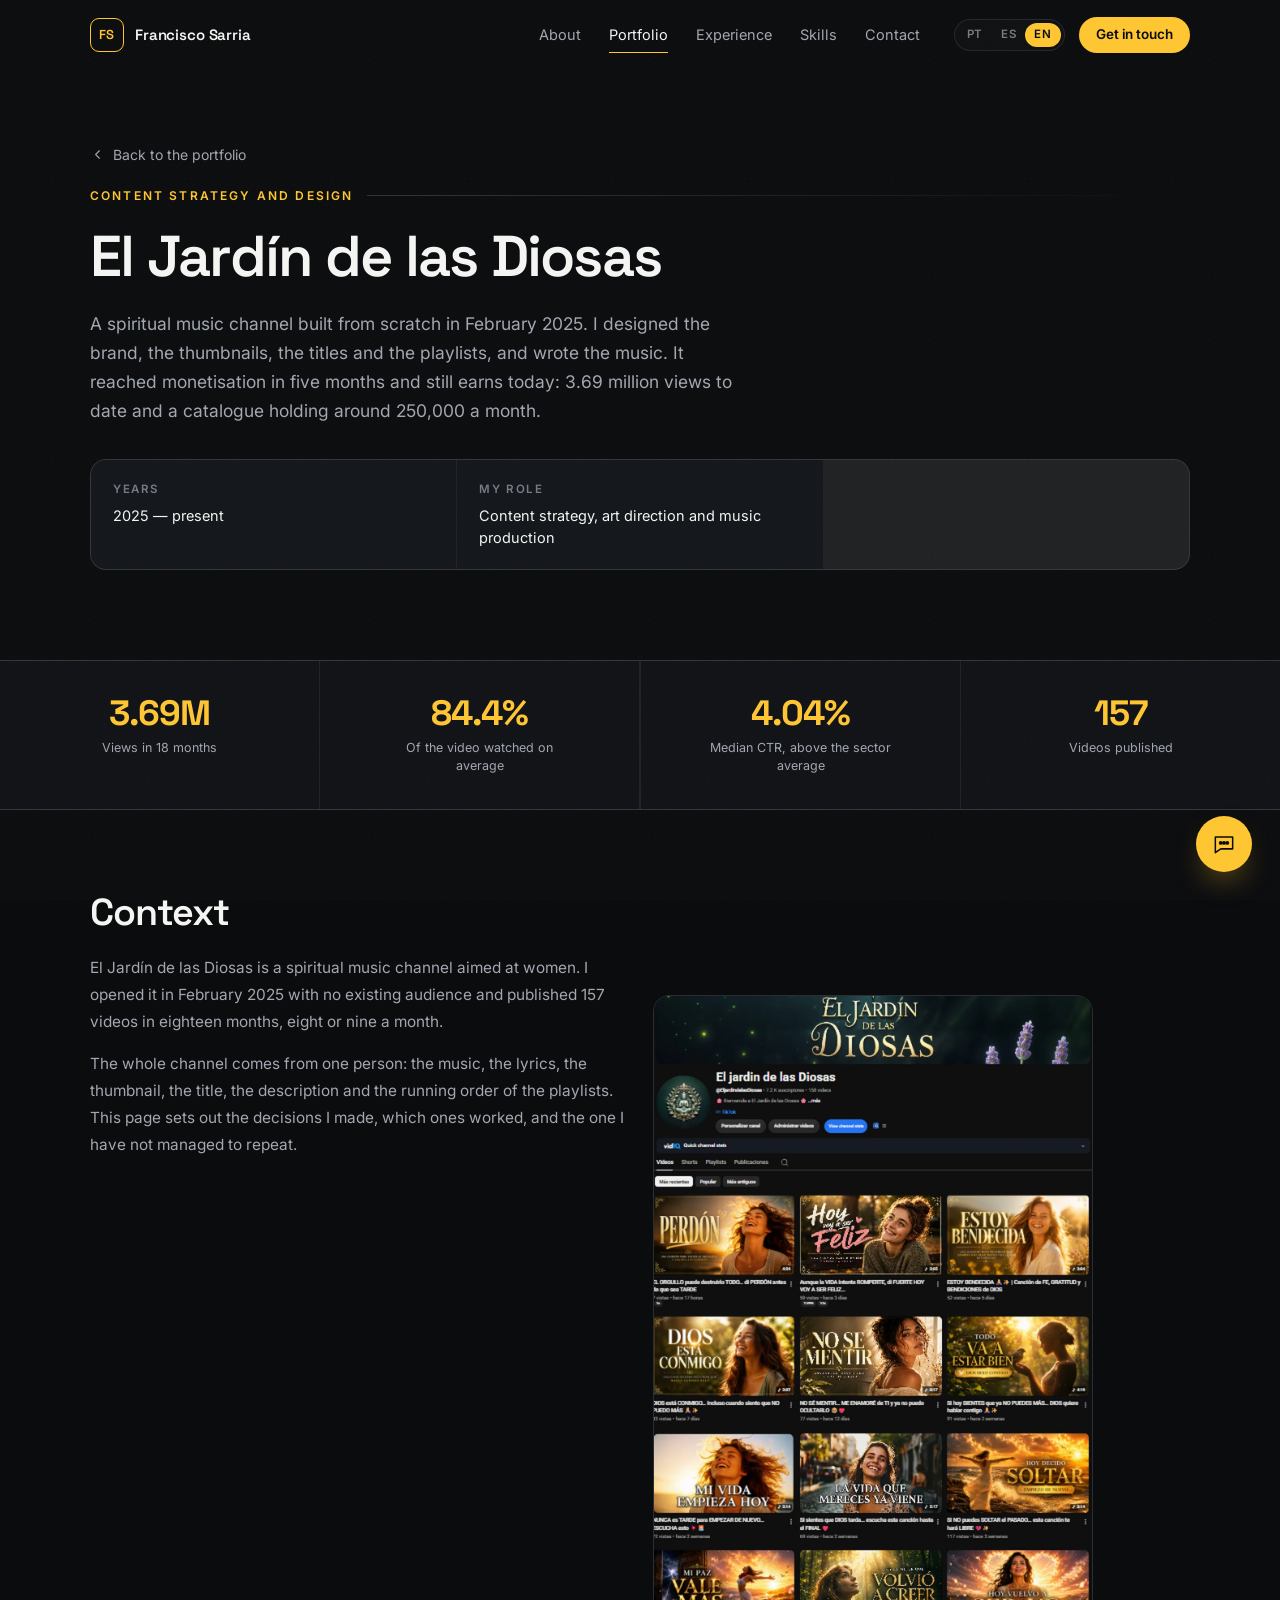
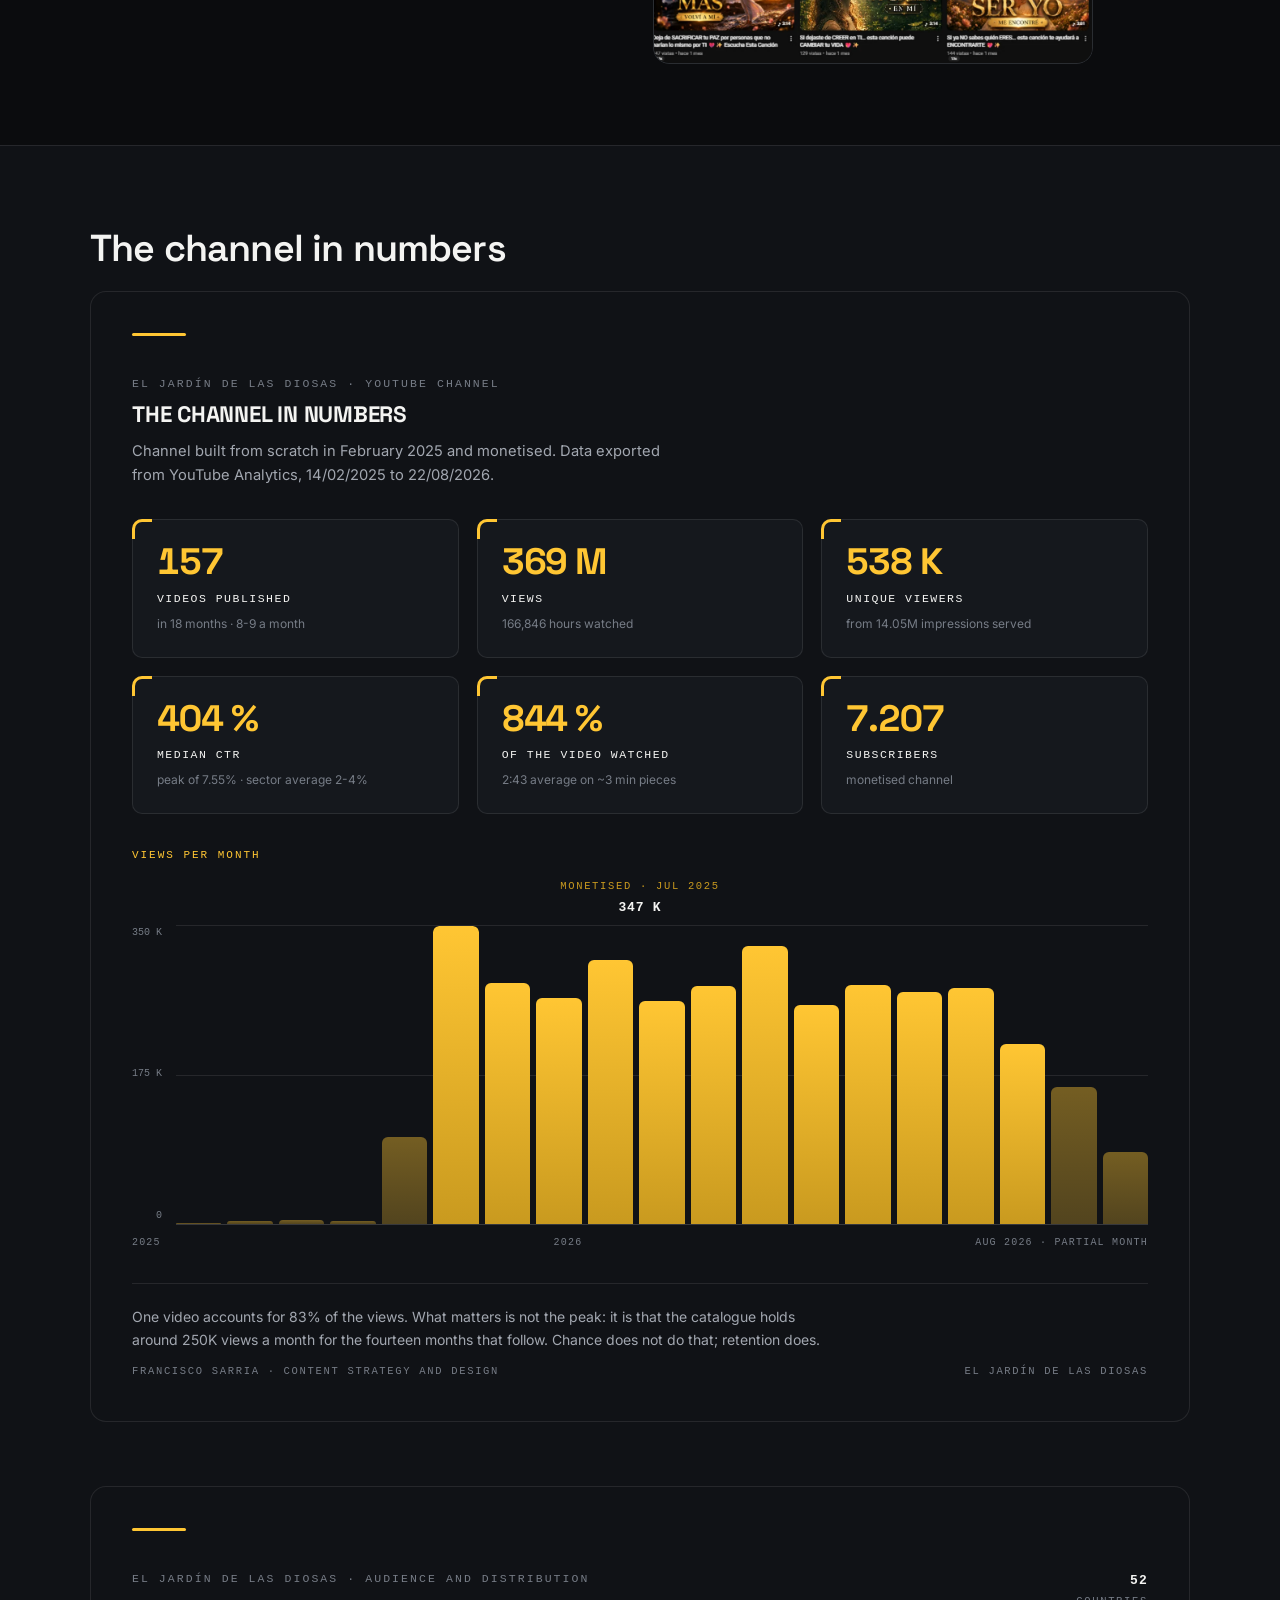
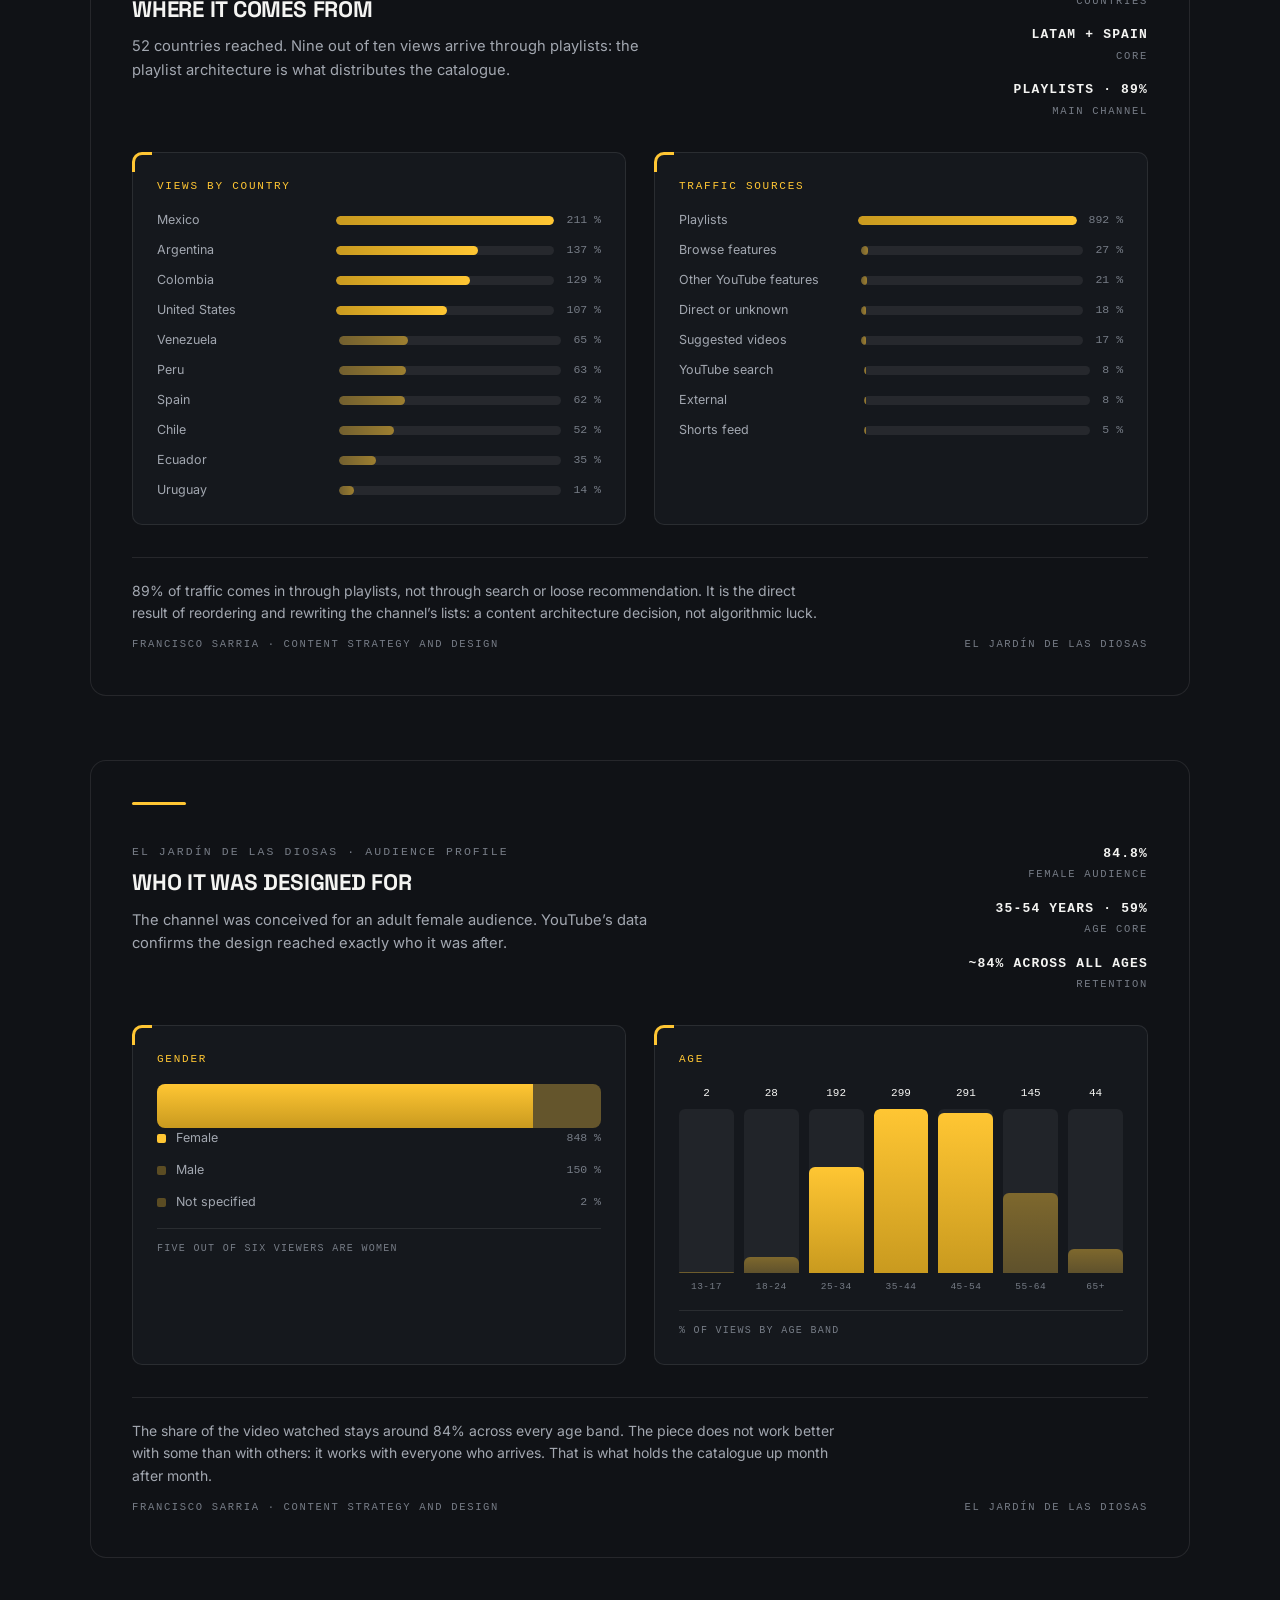
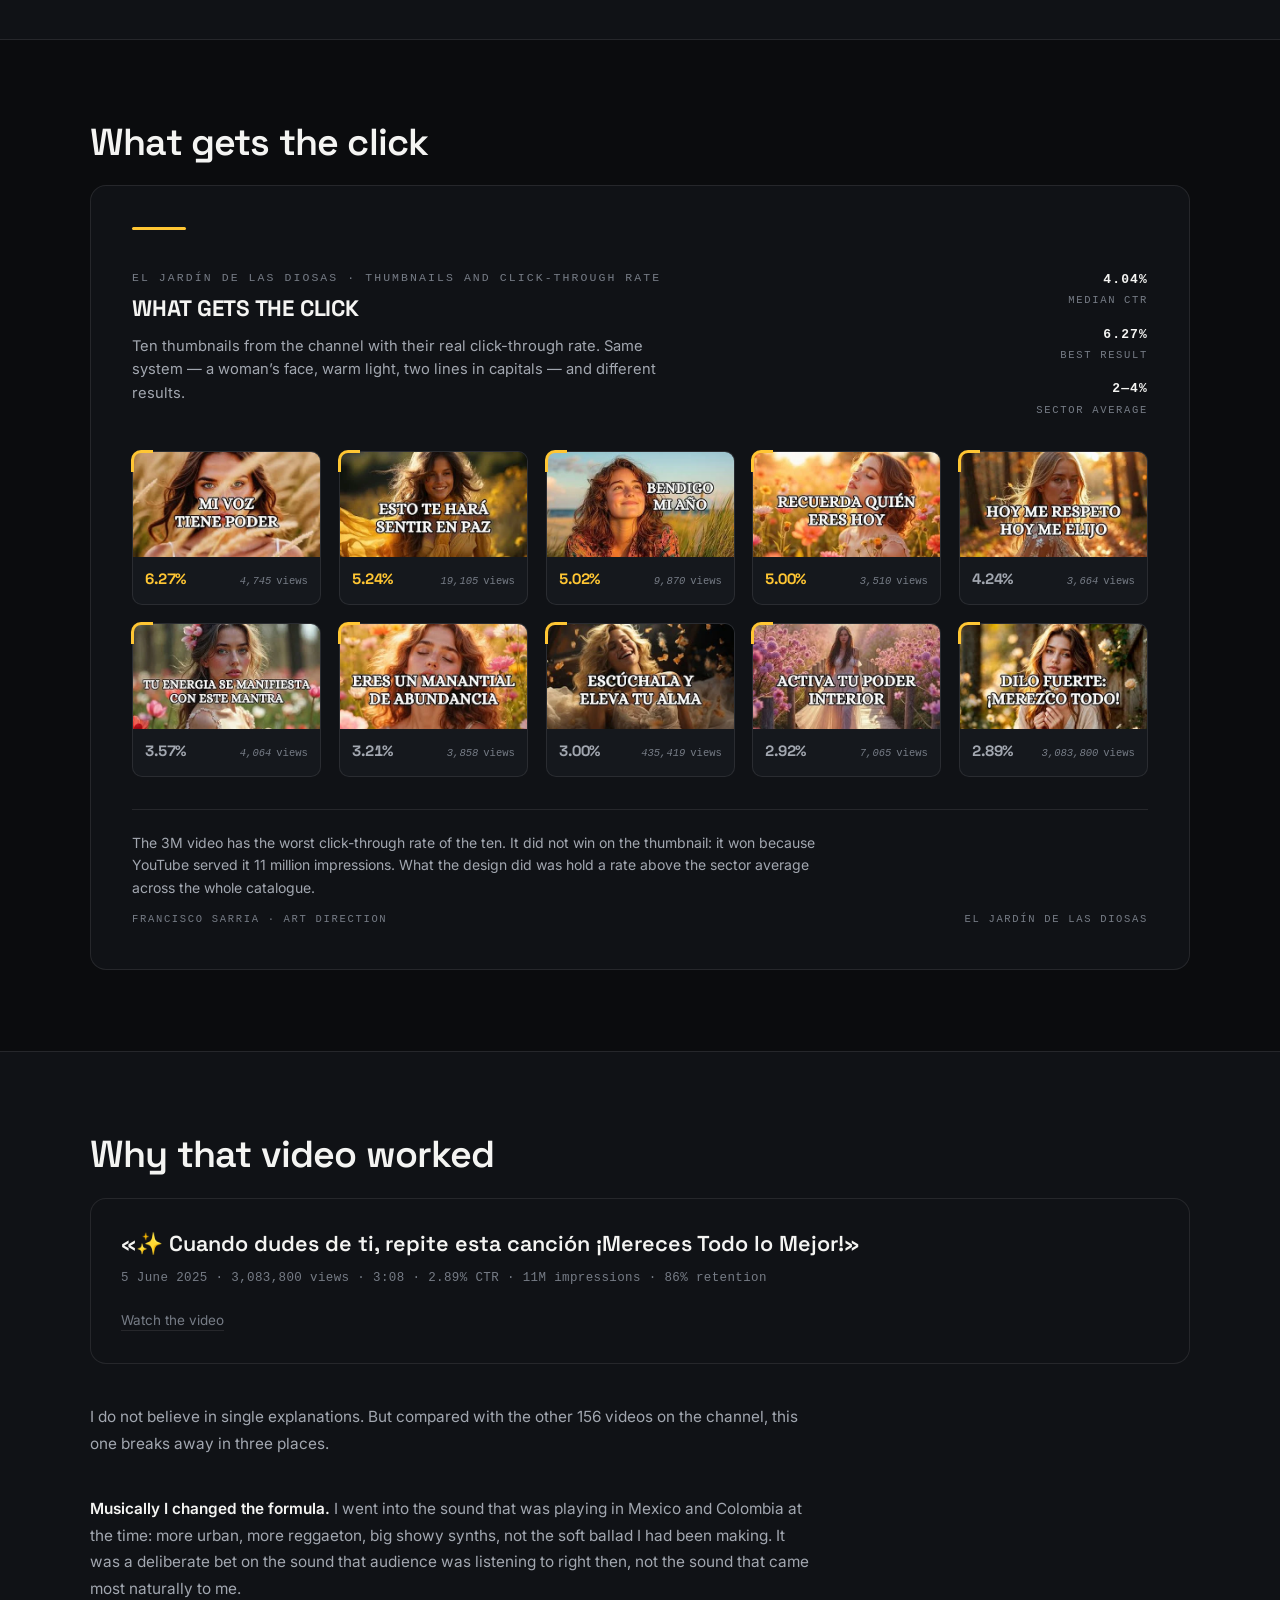
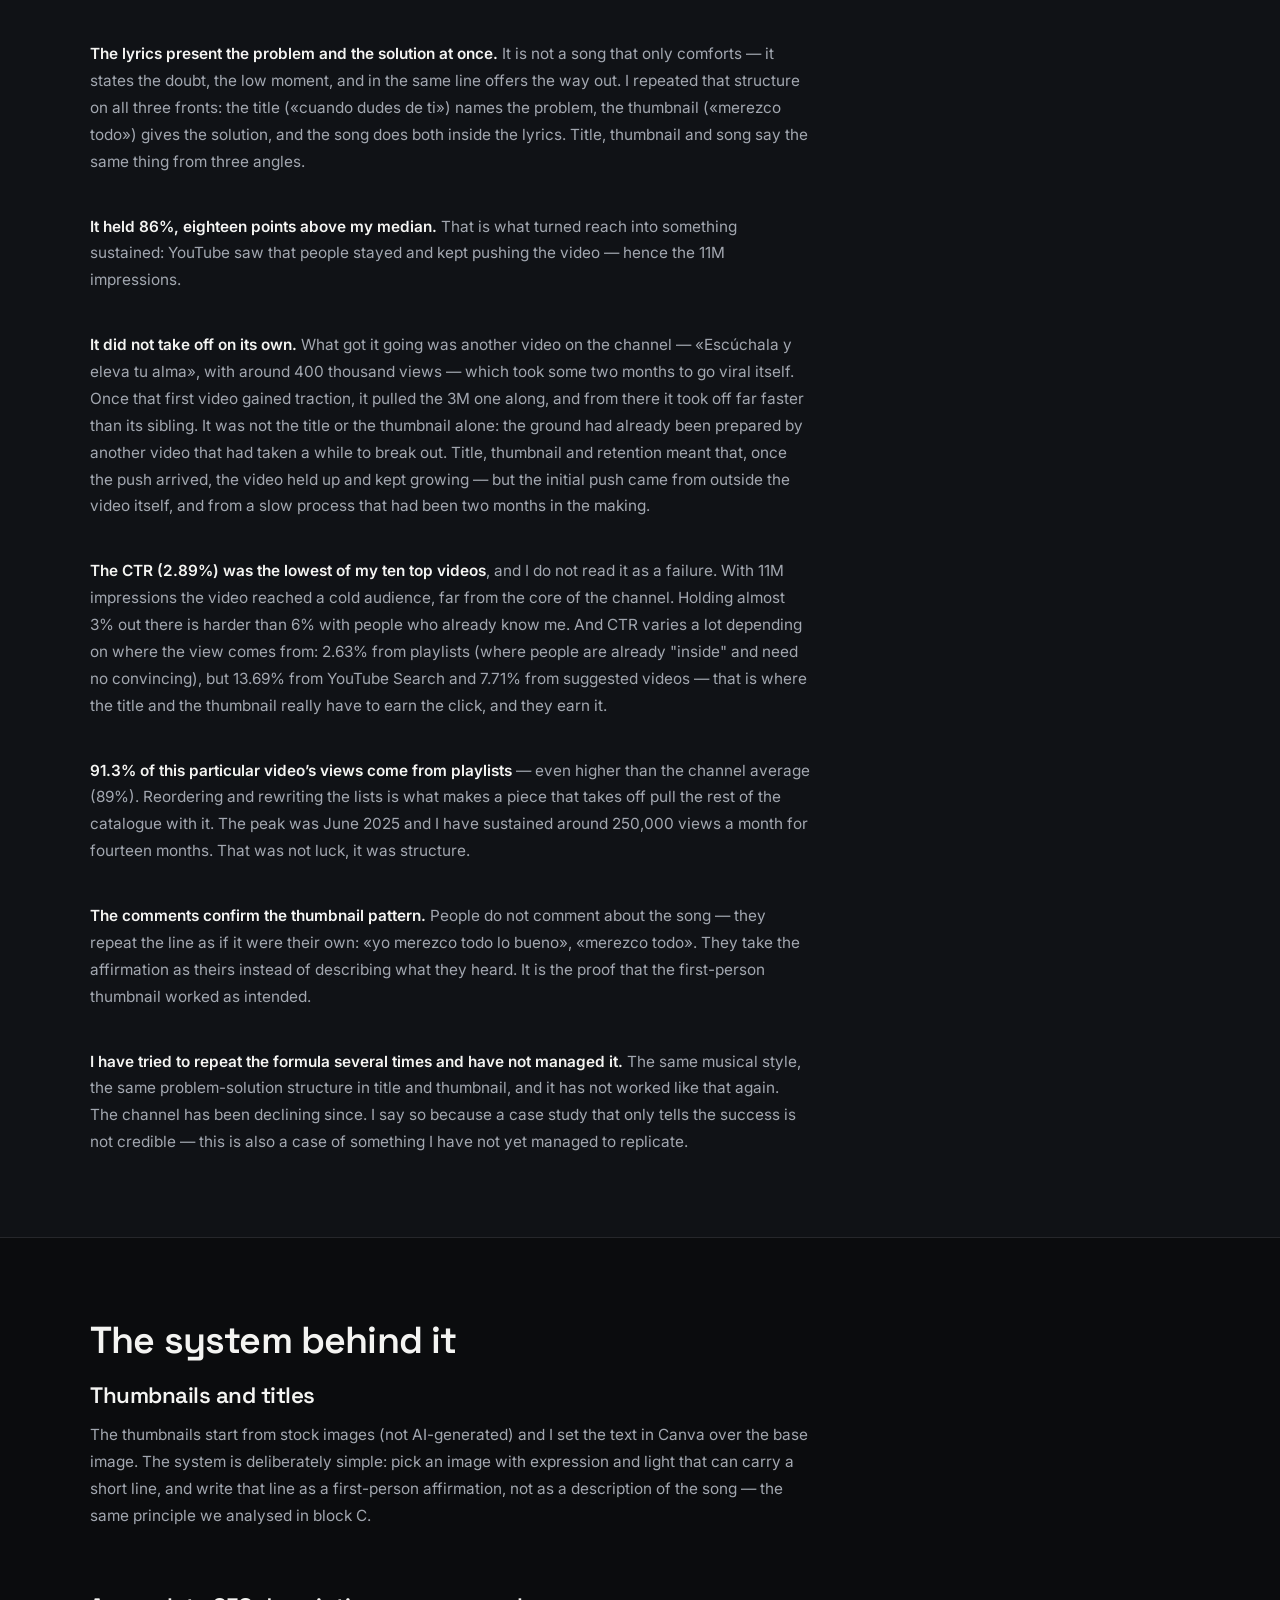
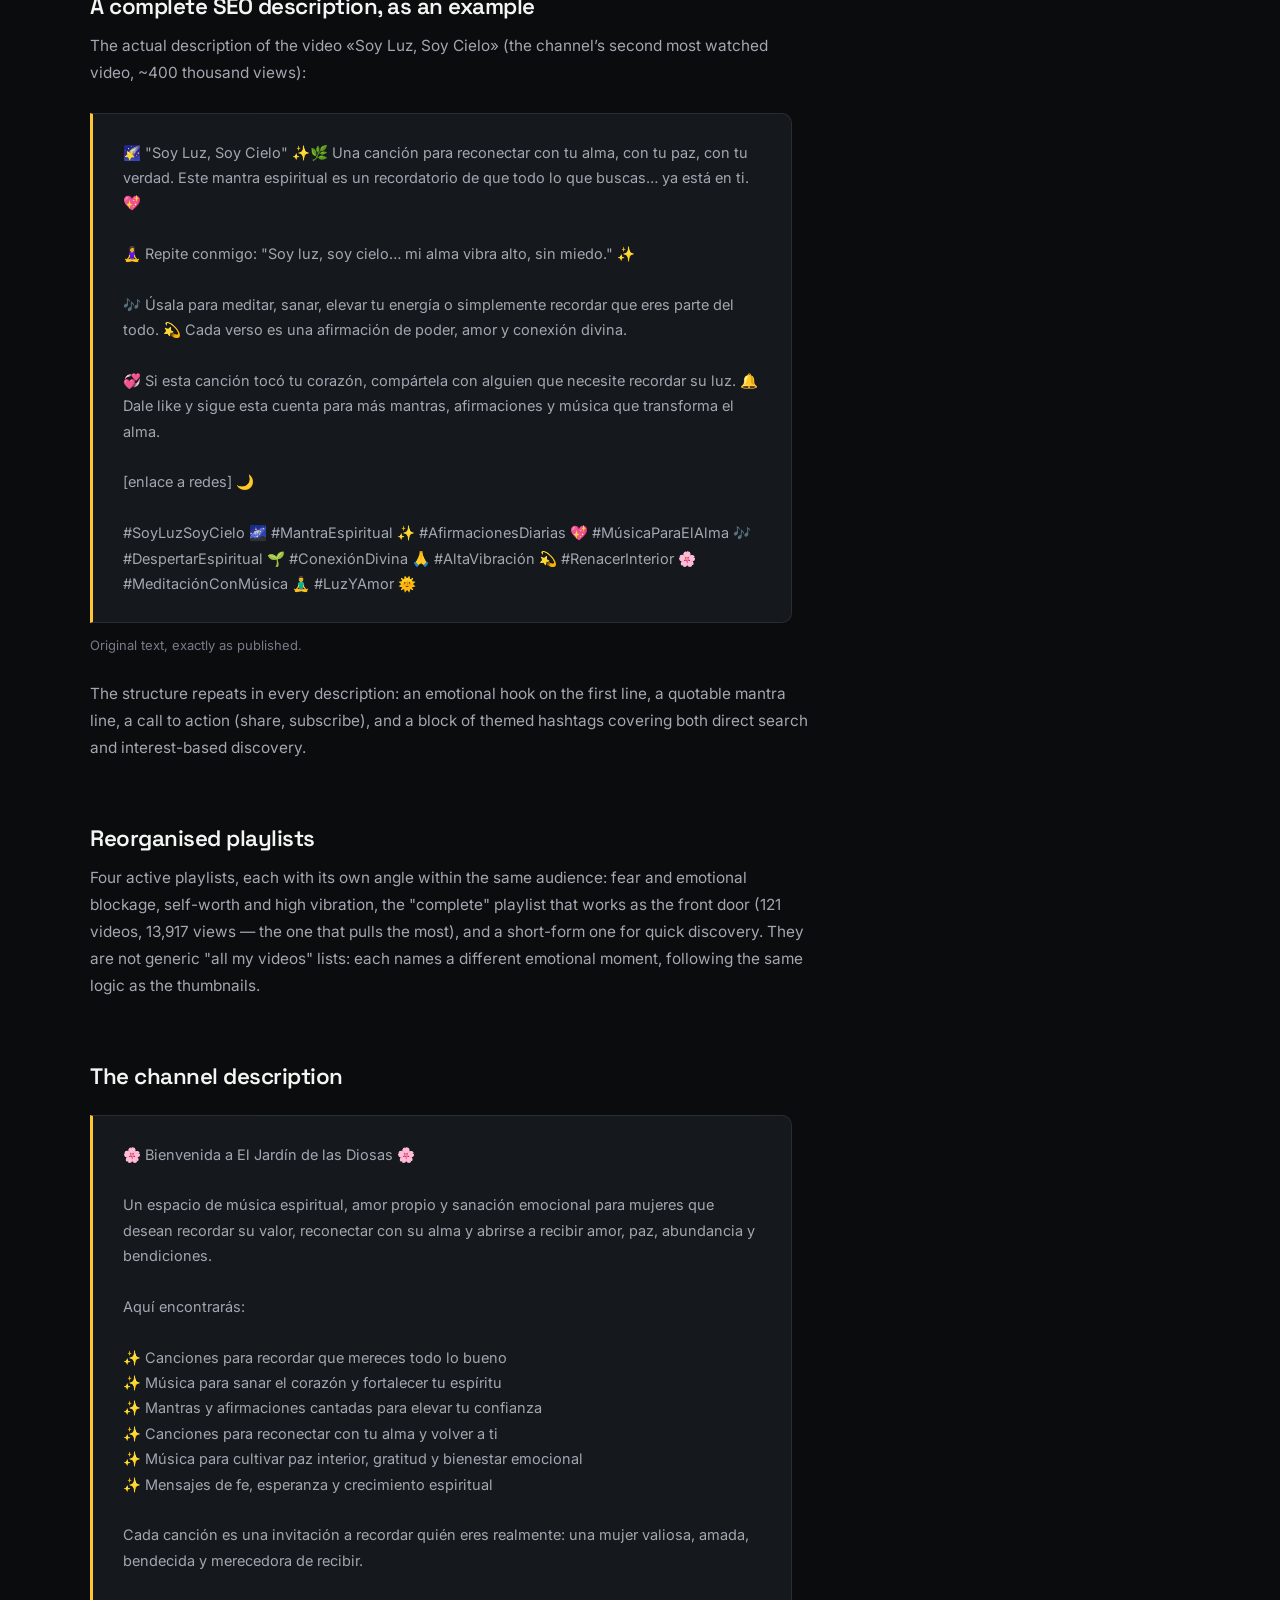
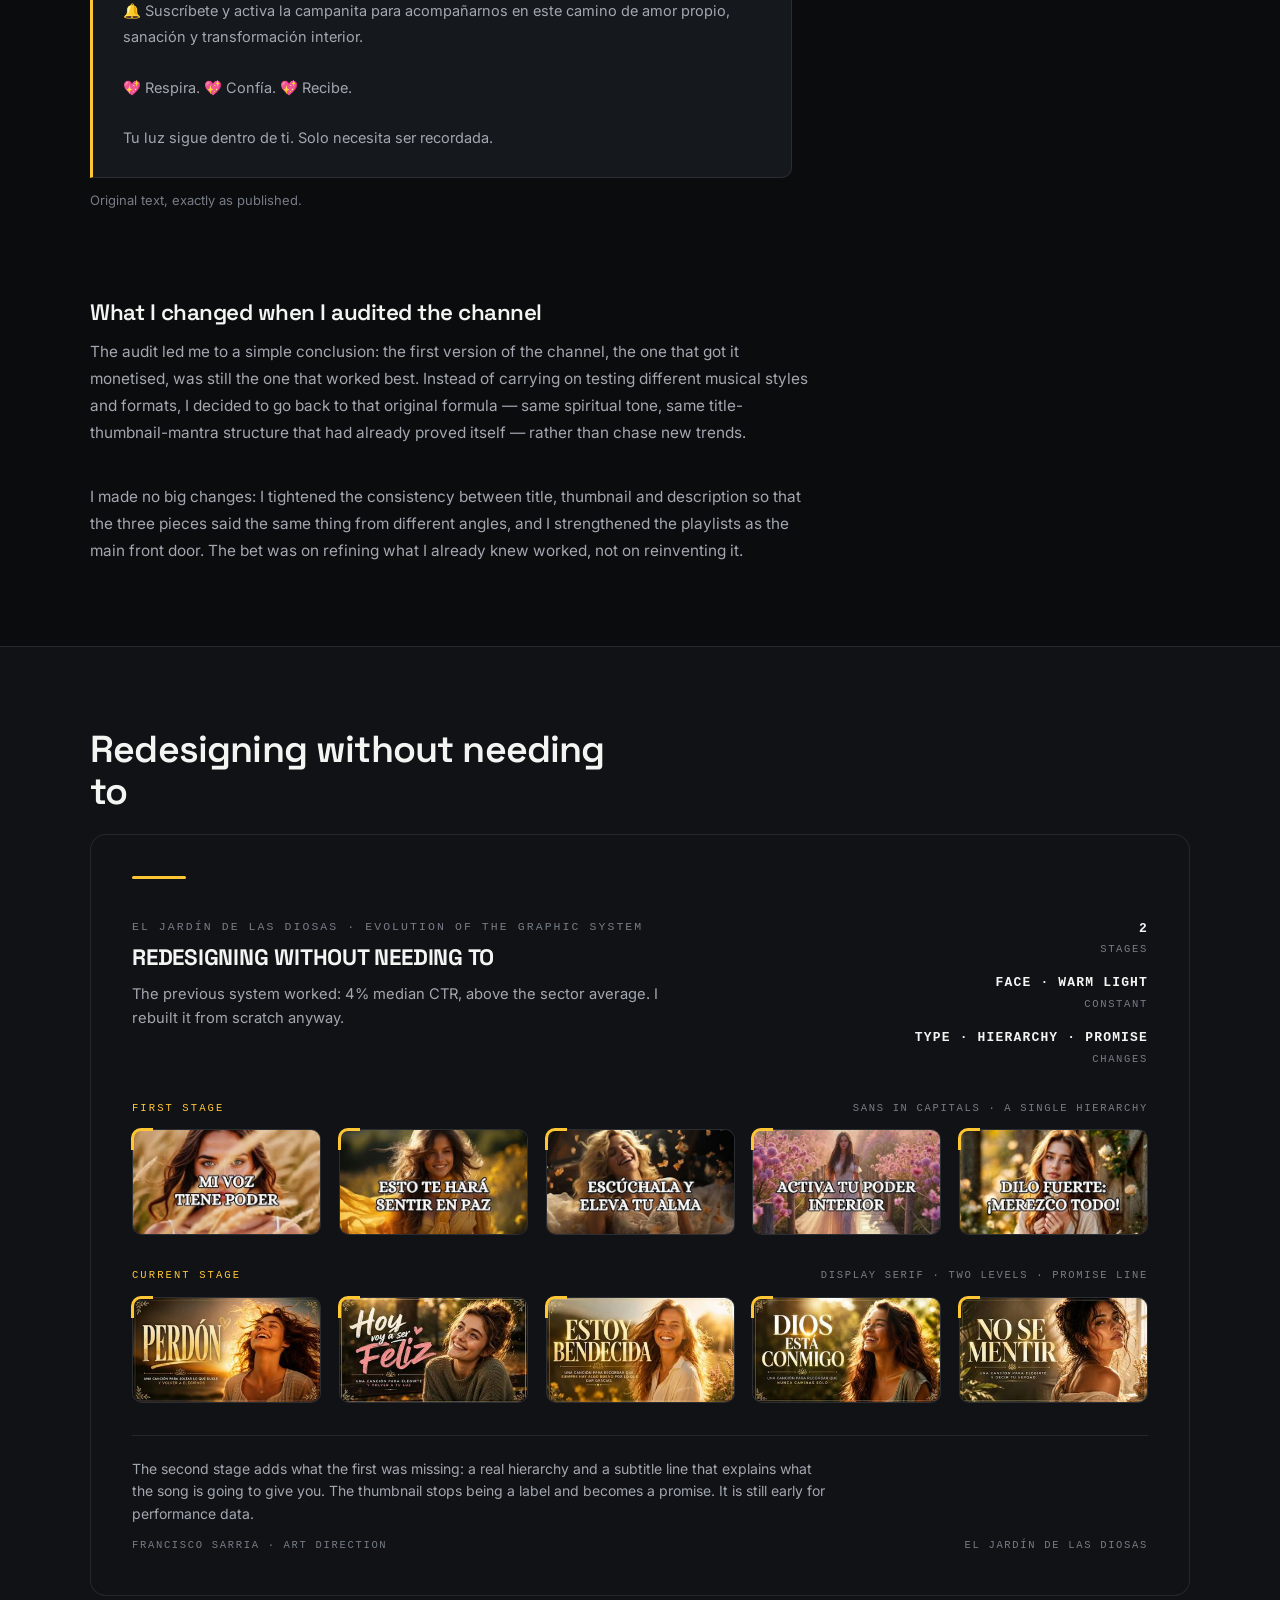
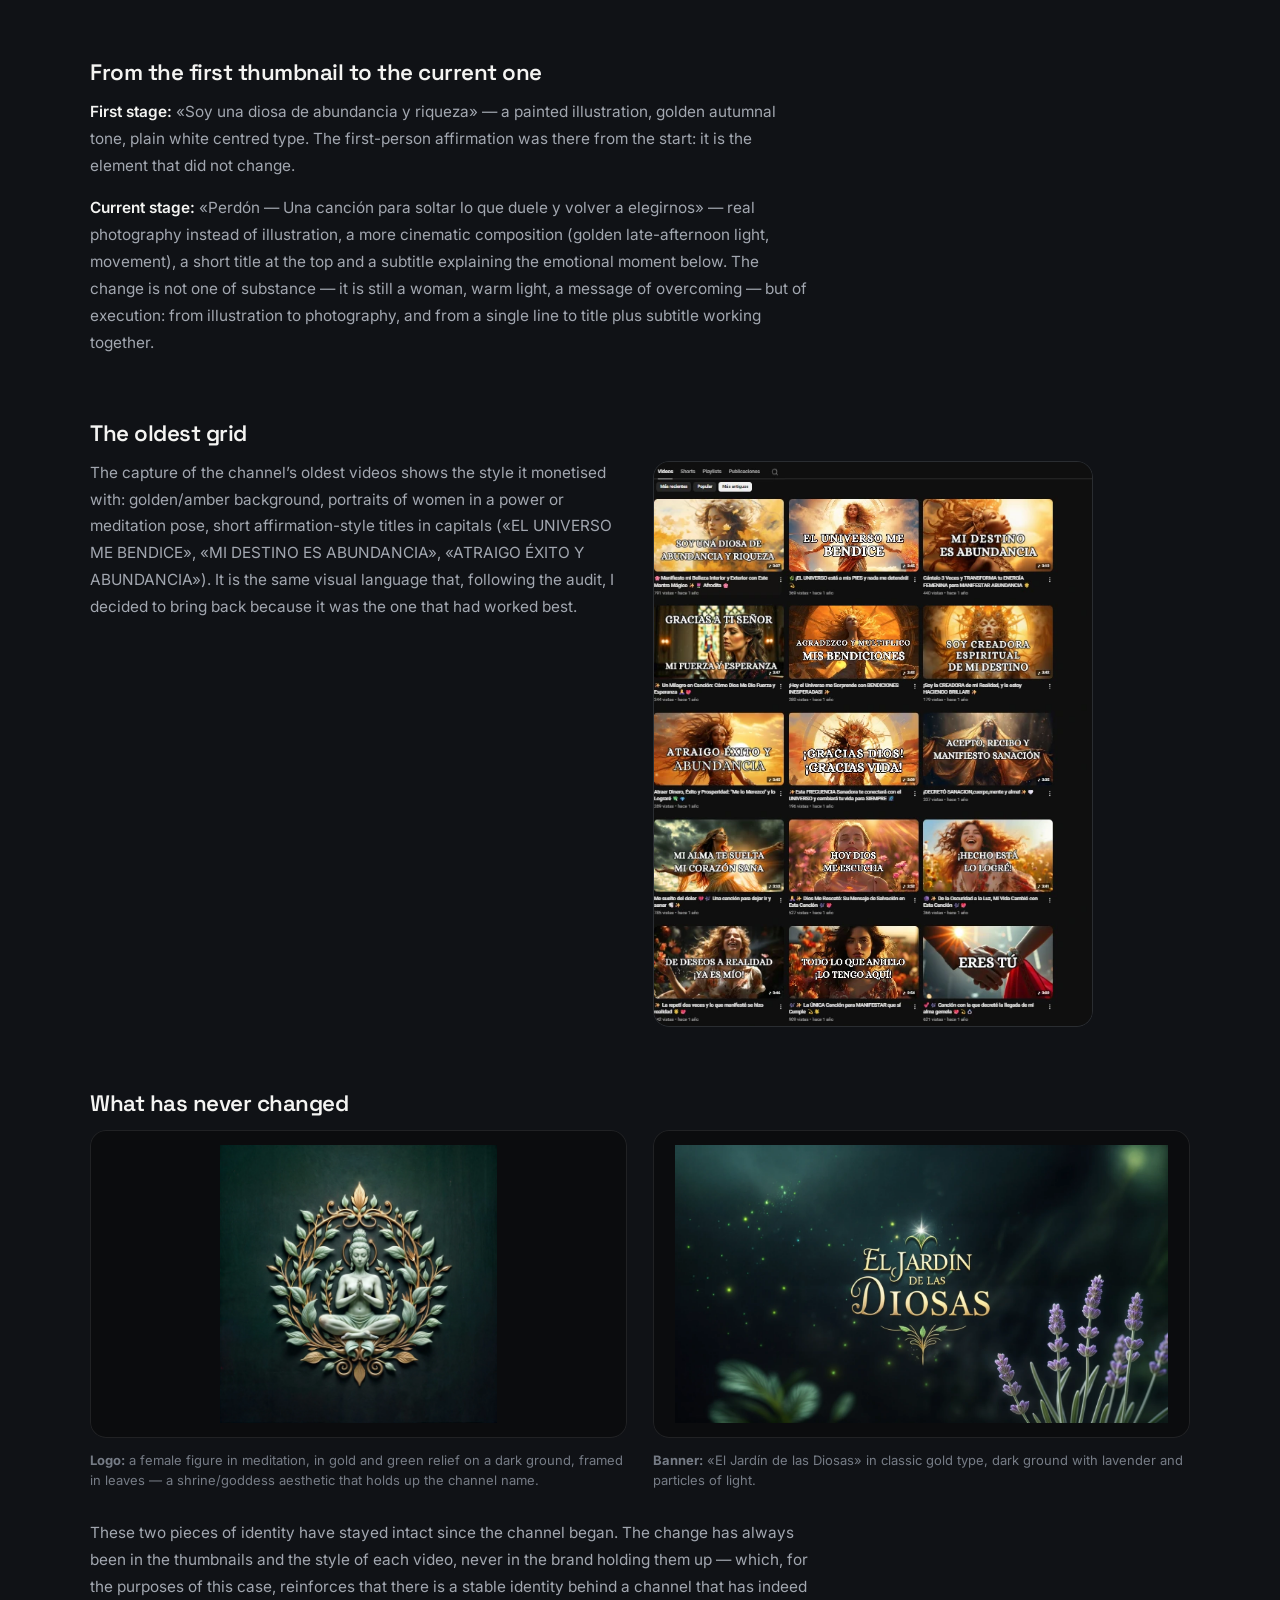
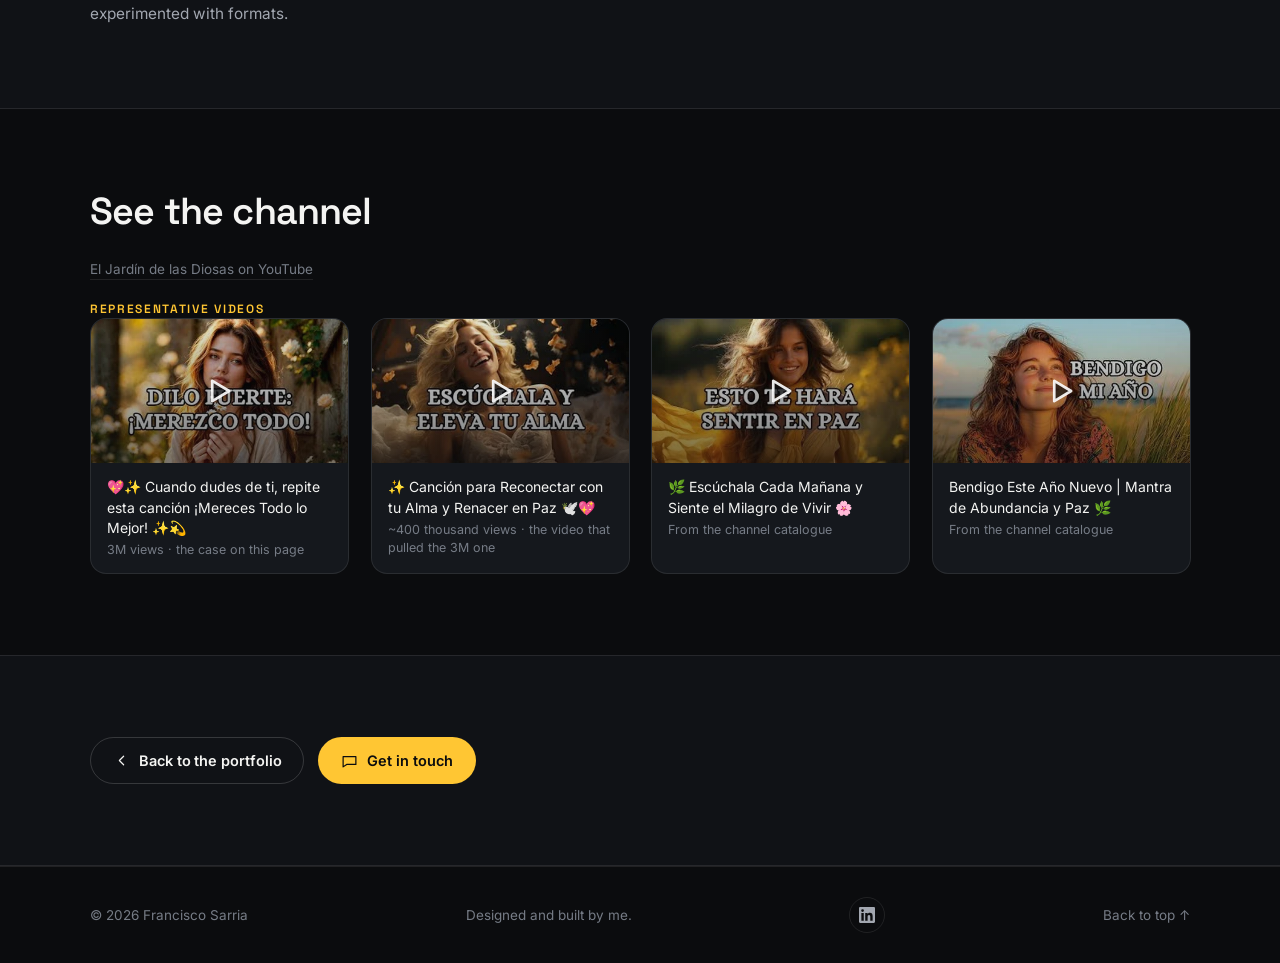
<file: jardin.html>
<!DOCTYPE html>
<html lang="es">
<head>
<meta charset="utf-8">
<meta name="viewport" content="width=device-width, initial-scale=1, viewport-fit=cover">
<title data-i18n="j.meta.title">El Jardín de las Diosas — Francisco Sarria</title>
<meta name="description" data-i18n-attr="content:j.meta.desc" content="Canal de YouTube levantado desde cero: monetizado en cinco meses, 3,69 millones de reproducciones y unas 250.000 al mes de forma sostenida.">
<meta name="author" content="Francisco Sarria">
<meta name="theme-color" content="#0B0C0E">

<meta property="og:type" content="article">
<meta property="og:title" content="El Jardín de las Diosas — Francisco Sarria">
<meta property="og:description" content="Canal de YouTube levantado desde cero: monetizado en cinco meses, 3,69 millones de reproducciones y unas 250.000 al mes de forma sostenida.">
<meta property="og:image" content="https://frajo10.github.io/cvfrancisco/assets/img/jardin/jardin-metricas.webp">
<meta property="og:url" content="https://frajo10.github.io/cvfrancisco/jardin.html">

<meta name="twitter:card" content="summary_large_image">
<meta name="twitter:title" content="El Jardín de las Diosas — Francisco Sarria">
<meta name="twitter:description" content="Canal de YouTube levantado desde cero: monetizado en cinco meses, 3,69 millones de reproducciones y unas 250.000 al mes de forma sostenida.">
<meta name="twitter:image" content="https://frajo10.github.io/cvfrancisco/assets/img/jardin/jardin-metricas.webp">
<link rel="canonical" href="https://frajo10.github.io/cvfrancisco/jardin.html">
<link rel="icon" href="assets/img/favicon.svg" type="image/svg+xml">
<link rel="preconnect" href="https://fonts.googleapis.com">
<link rel="preconnect" href="https://fonts.gstatic.com" crossorigin>
<link href="https://fonts.googleapis.com/css2?family=Inter:wght@400;500;600&family=Space+Grotesk:wght@400;500;600;700&display=swap" rel="stylesheet">
<link rel="stylesheet" href="assets/css/style.css?v=62">
<script>document.documentElement.classList.add('js');</script>
<script type="application/ld+json">
{
  "@context": "https://schema.org",
  "@type": "CreativeWork",
  "name": "El Jardín de las Diosas",
  "url": "https://frajo10.github.io/cvfrancisco/jardin.html",
  "description": "Canal de YouTube levantado desde cero: monetizado en cinco meses y aún facturando. Marca, miniaturas, títulos, playlists y música, todo mío.",
  "image": "https://frajo10.github.io/cvfrancisco/assets/img/jardin/jardin-banner.webp",
  "inLanguage": "es",
  "author": {
    "@type": "Person",
    "name": "Francisco Sarria",
    "url": "https://frajo10.github.io/cvfrancisco/"
  },
  "creator": {
    "@type": "Person",
    "name": "Francisco Sarria"
  },
  "isPartOf": {
    "@type": "CollectionPage",
    "name": "Portafolio",
    "url": "https://frajo10.github.io/cvfrancisco/portafolio.html"
  }
}
</script>
<script type="application/ld+json">
{
  "@context": "https://schema.org",
  "@type": "BreadcrumbList",
  "itemListElement": [
    {
      "@type": "ListItem",
      "position": 1,
      "name": "Inicio",
      "item": "https://frajo10.github.io/cvfrancisco/"
    },
    {
      "@type": "ListItem",
      "position": 2,
      "name": "Portafolio",
      "item": "https://frajo10.github.io/cvfrancisco/portafolio.html"
    },
    {
      "@type": "ListItem",
      "position": 3,
      "name": "El Jardín de las Diosas",
      "item": "https://frajo10.github.io/cvfrancisco/jardin.html"
    }
  ]
}
</script>
</head>
<body>

<a class="skip-link" href="#contenido" data-i18n="a11y.skip">Ir al contenido</a>
<div class="progress" id="progress" aria-hidden="true"><span></span></div>

<!-- ============ HEADER ============ -->
<header class="site-header" id="header">
  <div class="wrap header-inner">
    <a href="index.html" class="brand" aria-label="Francisco Sarria">
      <span class="brand-mark">FS</span>
      <span class="brand-name">Francisco Sarria</span>
    </a>

    <nav class="nav" id="nav" aria-label="Principal">
      <a href="index.html#sobre-mi"    data-i18n="nav.about">Sobre mí</a>
      <a href="portafolio.html" class="active" data-i18n="nav.work">Portafolio</a>
      <a href="index.html#experiencia" data-i18n="nav.experience">Experiencia</a>
      <a href="index.html#habilidades" data-i18n="nav.skills">Habilidades</a>
      <a href="index.html#contacto"    data-i18n="nav.contact">Contacto</a>

      <div class="nav-tools">
        <div class="lang" role="group" aria-label="Idioma">
          <button type="button" data-lang="pt">PT</button>
          <button type="button" data-lang="es">ES</button>
          <button type="button" data-lang="en">EN</button>
        </div>
        <a href="index.html#contacto" class="btn btn-primary btn-sm nav-cta" data-i18n="cta.write">Escríbeme</a>
      </div>
    </nav>

    <button class="burger" id="burger" aria-expanded="false" aria-controls="nav" aria-label="Menú">
      <span></span><span></span>
    </button>
  </div>
</header>

<!-- Grupos del lightbox -->
    <template data-lb-set="canal">
      <i data-src="assets/img/jardin/jardin-canal.webp" data-alt="aj.canal"></i>
    </template>
    <template data-lb-set="clic">
      <i data-src="assets/img/jardin/jardin-thumb-01.webp" data-alt="aj.thumb"></i>
      <i data-src="assets/img/jardin/jardin-thumb-02.webp" data-alt="aj.thumb"></i>
      <i data-src="assets/img/jardin/jardin-thumb-03.webp" data-alt="aj.thumb"></i>
      <i data-src="assets/img/jardin/jardin-thumb-04.webp" data-alt="aj.thumb"></i>
      <i data-src="assets/img/jardin/jardin-thumb-05.webp" data-alt="aj.thumb"></i>
      <i data-src="assets/img/jardin/jardin-thumb-06.webp" data-alt="aj.thumb"></i>
      <i data-src="assets/img/jardin/jardin-thumb-07.webp" data-alt="aj.thumb"></i>
      <i data-src="assets/img/jardin/jardin-thumb-08.webp" data-alt="aj.thumb"></i>
      <i data-src="assets/img/jardin/jardin-thumb-09.webp" data-alt="aj.thumb"></i>
      <i data-src="assets/img/jardin/jardin-thumb-10.webp" data-alt="aj.thumb"></i>
    </template>
    <template data-lb-set="evol1">
      <i data-src="assets/img/jardin/jardin-thumb-01.webp" data-alt="aj.thumb"></i>
      <i data-src="assets/img/jardin/jardin-thumb-02.webp" data-alt="aj.thumb"></i>
      <i data-src="assets/img/jardin/jardin-thumb-08.webp" data-alt="aj.thumb"></i>
      <i data-src="assets/img/jardin/jardin-thumb-09.webp" data-alt="aj.thumb"></i>
      <i data-src="assets/img/jardin/jardin-thumb-10.webp" data-alt="aj.thumb"></i>
    </template>
    <template data-lb-set="evol2">
      <i data-src="assets/img/jardin/jardin-thumb-nueva-01.webp" data-alt="aj.nueva"></i>
      <i data-src="assets/img/jardin/jardin-thumb-nueva-02.webp" data-alt="aj.nueva"></i>
      <i data-src="assets/img/jardin/jardin-thumb-nueva-03.webp" data-alt="aj.nueva"></i>
      <i data-src="assets/img/jardin/jardin-thumb-nueva-04.webp" data-alt="aj.nueva"></i>
      <i data-src="assets/img/jardin/jardin-thumb-nueva-05.webp" data-alt="aj.nueva"></i>
    </template>
    <template data-lb-set="ident">
      <i data-src="assets/img/jardin/jardin-cuadricula-antigua.webp" data-alt="aj.cuadricula"></i>
      <i data-src="assets/img/jardin/jardin-logo.webp" data-alt="aj.logo"></i>
      <i data-src="assets/img/jardin/jardin-banner.webp" data-alt="aj.banner"></i>
    </template>

<main id="contenido">

  <!-- ============ CABECERA DEL CASO ============ -->
  <section class="page-head case-hero">
    <div class="wrap">
      <a href="portafolio.html" class="back-link reveal">
        <svg viewBox="0 0 24 24" aria-hidden="true"><path d="M15 6l-6 6 6 6"/></svg>
        <span data-i18n="work.back">Volver al portafolio</span>
      </a>
      <p class="kicker reveal"><span data-i18n="j.cat">Estrategia y diseño de contenido</span></p>
      <h1 class="reveal" data-d="1">El Jardín de las Diosas</h1>
      <p class="lead reveal" data-d="2" data-i18n="j.lead"></p>
      <dl class="case-meta reveal" data-d="3">
        <div>
          <dt data-i18n="j.years.l">Años</dt>
          <dd data-i18n="j.years.v">2025 — presente</dd>
        </div>
        <div>
          <dt data-i18n="j.role.l">Mi papel</dt>
          <dd data-i18n="j.role.v"></dd>
        </div>
      </dl>
    </div>
  </section>

  <div class="case-kpis">
    <div class="case-kpi reveal" data-d="0" data-tilt="5"><b data-i18n="j.n.369m"></b><span data-i18n="j.kpi1"></span></div>
    <div class="case-kpi reveal" data-d="1" data-tilt="5"><b data-i18n="j.n.844"></b><span data-i18n="j.kpi2"></span></div>
    <div class="case-kpi reveal" data-d="2" data-tilt="5"><b data-i18n="j.n.404"></b><span data-i18n="j.kpi3"></span></div>
    <div class="case-kpi reveal" data-d="3" data-tilt="5"><b data-i18n="j.n.157"></b><span data-i18n="j.kpi4"></span></div>
  </div>

  <!-- ============ CONTEXTO ============ -->
  <section class="case-sec">
    <div class="wrap">
      <h2 class="reveal" data-i18n="j.ctx.h">Contexto</h2>
      <div class="grid-2 grid-align-start">
        <div class="prose reveal">
          <p data-i18n="j.ctx.p1"></p>
          <p data-i18n="j.ctx.p2"></p>
        </div>
        <figure class="fig fig--narrow reveal" data-d="1">
          <button class="lb-open-btn" type="button" data-lb="canal">
            <img src="assets/img/jardin/jardin-canal.webp" data-i18n-attr="alt:aj.canal" alt="" loading="lazy" width="1080" height="1644">
          </button>
        </figure>
      </div>
    </div>
  </section>

  <!-- ============ EL CANAL EN NÚMEROS ============ -->
  <section class="case-sec section-alt">
    <div class="wrap">
      <h2 class="reveal" data-i18n="j.s1.h">El canal en números</h2>
      <div class="stack-lg">
        <div class="pan reveal">
          <div class="pan-head">
            <div>
              <p class="pan-eyebrow" data-i18n="pj.n.eye"></p>
              <h3 class="pan-title" data-i18n="pj.n.title"></h3>
              <p class="pan-desc" data-i18n="pj.n.desc"></p>
            </div>
          </div>
          <div class="cifras">
            <div class="cifra">
              <b data-contar>157</b>
              <span class="cifra-l" data-i18n="pj.n.c1"></span>
              <span class="cifra-s" data-i18n="pj.n.c1s"></span>
            </div>
            <div class="cifra">
              <b data-contar>3,69 M</b>
              <span class="cifra-l" data-i18n="pj.n.c2"></span>
              <span class="cifra-s" data-i18n="pj.n.c2s"></span>
            </div>
            <div class="cifra">
              <b data-contar>538 K</b>
              <span class="cifra-l" data-i18n="pj.n.c3"></span>
              <span class="cifra-s" data-i18n="pj.n.c3s"></span>
            </div>
            <div class="cifra">
              <b data-contar>4,04 %</b>
              <span class="cifra-l" data-i18n="pj.n.c4"></span>
              <span class="cifra-s" data-i18n="pj.n.c4s"></span>
            </div>
            <div class="cifra">
              <b data-contar>84,4 %</b>
              <span class="cifra-l" data-i18n="pj.n.c5"></span>
              <span class="cifra-s" data-i18n="pj.n.c5s"></span>
            </div>
            <div class="cifra">
              <b data-contar>7.207</b>
              <span class="cifra-l" data-i18n="pj.n.c6"></span>
              <span class="cifra-s" data-i18n="pj.n.c6s"></span>
            </div>
          </div>
          <figure class="grafico">
            <figcaption class="grafico-tit" data-i18n="pj.n.chart"></figcaption>
            <p class="grafico-hito"><span data-i18n="pj.n.monet"></span><b>347 K</b></p>
            <div class="grafico-caja">
              <div class="grafico-eje"><span>350 K</span><span>175 K</span><span>0</span></div>
              <div class="grafico-meses">
                <div class="columna columna--tenue" data-barra="0.3" data-barra-d="40" title="feb 2025"></div>
                <div class="columna columna--tenue" data-barra="1.0" data-barra-d="85" title="mar 2025"></div>
                <div class="columna columna--tenue" data-barra="1.4" data-barra-d="130" title="abr 2025"></div>
                <div class="columna columna--tenue" data-barra="0.8" data-barra-d="175" title="may 2025"></div>
                <div class="columna columna--tenue" data-barra="29.2" data-barra-d="220" title="jun 2025"></div>
                <div class="columna" data-barra="100.0" data-barra-d="265" title="jul 2025"></div>
                <div class="columna" data-barra="80.7" data-barra-d="310" title="ago 2025"></div>
                <div class="columna" data-barra="75.9" data-barra-d="355" title="sep 2025"></div>
                <div class="columna" data-barra="88.4" data-barra-d="400" title="oct 2025"></div>
                <div class="columna" data-barra="74.8" data-barra-d="445" title="nov 2025"></div>
                <div class="columna" data-barra="79.6" data-barra-d="490" title="dic 2025"></div>
                <div class="columna" data-barra="93.2" data-barra-d="535" title="ene 2026"></div>
                <div class="columna" data-barra="73.4" data-barra-d="580" title="feb 2026"></div>
                <div class="columna" data-barra="80.2" data-barra-d="625" title="mar 2026"></div>
                <div class="columna" data-barra="77.6" data-barra-d="670" title="abr 2026"></div>
                <div class="columna" data-barra="79.0" data-barra-d="715" title="may 2026"></div>
                <div class="columna" data-barra="60.3" data-barra-d="760" title="jun 2026"></div>
                <div class="columna columna--tenue" data-barra="45.9" data-barra-d="805" title="jul 2026"></div>
                <div class="columna columna--tenue" data-barra="24.1" data-barra-d="850" title="ago 2026"></div>
              </div>
            </div>
            <p class="grafico-pie"><span>2025</span><span>2026</span><span data-i18n="pj.n.parcial"></span></p>
          </figure>
          <div class="pan-foot">
            <p data-i18n="pj.n.foot"></p>
            <p class="pan-credits"><span data-i18n="pj.cr.est"></span><span data-i18n="pj.cr.canal"></span></p>
          </div>
        </div>

        <div class="pan reveal">
          <div class="pan-head">
            <div>
              <p class="pan-eyebrow" data-i18n="pj.a.eye"></p>
              <h3 class="pan-title" data-i18n="pj.a.title"></h3>
              <p class="pan-desc" data-i18n="pj.a.desc"></p>
            </div>
            <ul class="pan-meta">
              <li><b data-i18n="pj.a.m1b"></b><span data-i18n="pj.a.m1s"></span></li>
              <li><b data-i18n="pj.a.m2b"></b><span data-i18n="pj.a.m2s"></span></li>
              <li><b data-i18n="pj.a.m3b"></b><span data-i18n="pj.a.m3s"></span></li>
            </ul>
          </div>
          <div class="grid-2 rangos">
            <div class="rango">
              <p class="rango-tit" data-i18n="pj.a.h1"></p>
              <ul>
                <li>
                  <span class="rango-n" data-i18n="pj.a.p0"></span>
                  <span class="barra" data-barra="100.0" data-barra-d="60"></span>
                  <span class="rango-v" data-contar>21,1&nbsp;%</span>
                </li>
                <li>
                  <span class="rango-n" data-i18n="pj.a.p1"></span>
                  <span class="barra" data-barra="64.9" data-barra-d="115"></span>
                  <span class="rango-v" data-contar>13,7&nbsp;%</span>
                </li>
                <li>
                  <span class="rango-n" data-i18n="pj.a.p2"></span>
                  <span class="barra" data-barra="61.1" data-barra-d="170"></span>
                  <span class="rango-v" data-contar>12,9&nbsp;%</span>
                </li>
                <li>
                  <span class="rango-n" data-i18n="pj.a.p3"></span>
                  <span class="barra" data-barra="50.7" data-barra-d="225"></span>
                  <span class="rango-v" data-contar>10,7&nbsp;%</span>
                </li>
                <li>
                  <span class="rango-n" data-i18n="pj.a.p4"></span>
                  <span class="barra barra--tenue" data-barra="30.8" data-barra-d="280"></span>
                  <span class="rango-v" data-contar>6,5&nbsp;%</span>
                </li>
                <li>
                  <span class="rango-n" data-i18n="pj.a.p5"></span>
                  <span class="barra barra--tenue" data-barra="29.9" data-barra-d="335"></span>
                  <span class="rango-v" data-contar>6,3&nbsp;%</span>
                </li>
                <li>
                  <span class="rango-n" data-i18n="pj.a.p6"></span>
                  <span class="barra barra--tenue" data-barra="29.4" data-barra-d="390"></span>
                  <span class="rango-v" data-contar>6,2&nbsp;%</span>
                </li>
                <li>
                  <span class="rango-n" data-i18n="pj.a.p7"></span>
                  <span class="barra barra--tenue" data-barra="24.6" data-barra-d="445"></span>
                  <span class="rango-v" data-contar>5,2&nbsp;%</span>
                </li>
                <li>
                  <span class="rango-n" data-i18n="pj.a.p8"></span>
                  <span class="barra barra--tenue" data-barra="16.6" data-barra-d="500"></span>
                  <span class="rango-v" data-contar>3,5&nbsp;%</span>
                </li>
                <li>
                  <span class="rango-n" data-i18n="pj.a.p9"></span>
                  <span class="barra barra--tenue" data-barra="6.6" data-barra-d="555"></span>
                  <span class="rango-v" data-contar>1,4&nbsp;%</span>
                </li>
              </ul>
            </div>
            <div class="rango">
              <p class="rango-tit" data-i18n="pj.a.h2"></p>
              <ul>
                <li>
                  <span class="rango-n" data-i18n="pj.a.f0"></span>
                  <span class="barra" data-barra="100.0" data-barra-d="60"></span>
                  <span class="rango-v" data-contar>89,2&nbsp;%</span>
                </li>
                <li>
                  <span class="rango-n" data-i18n="pj.a.f1"></span>
                  <span class="barra barra--tenue" data-barra="3.0" data-barra-d="115"></span>
                  <span class="rango-v" data-contar>2,7&nbsp;%</span>
                </li>
                <li>
                  <span class="rango-n" data-i18n="pj.a.f2"></span>
                  <span class="barra barra--tenue" data-barra="2.4" data-barra-d="170"></span>
                  <span class="rango-v" data-contar>2,1&nbsp;%</span>
                </li>
                <li>
                  <span class="rango-n" data-i18n="pj.a.f3"></span>
                  <span class="barra barra--tenue" data-barra="2.0" data-barra-d="225"></span>
                  <span class="rango-v" data-contar>1,8&nbsp;%</span>
                </li>
                <li>
                  <span class="rango-n" data-i18n="pj.a.f4"></span>
                  <span class="barra barra--tenue" data-barra="1.9" data-barra-d="280"></span>
                  <span class="rango-v" data-contar>1,7&nbsp;%</span>
                </li>
                <li>
                  <span class="rango-n" data-i18n="pj.a.f5"></span>
                  <span class="barra barra--tenue" data-barra="0.9" data-barra-d="335"></span>
                  <span class="rango-v" data-contar>0,8&nbsp;%</span>
                </li>
                <li>
                  <span class="rango-n" data-i18n="pj.a.f6"></span>
                  <span class="barra barra--tenue" data-barra="0.9" data-barra-d="390"></span>
                  <span class="rango-v" data-contar>0,8&nbsp;%</span>
                </li>
                <li>
                  <span class="rango-n" data-i18n="pj.a.f7"></span>
                  <span class="barra barra--tenue" data-barra="0.6" data-barra-d="445"></span>
                  <span class="rango-v" data-contar>0,5&nbsp;%</span>
                </li>
              </ul>
            </div>
          </div>
          <div class="pan-foot">
            <p data-i18n="pj.a.foot"></p>
            <p class="pan-credits"><span data-i18n="pj.cr.est"></span><span data-i18n="pj.cr.canal"></span></p>
          </div>
        </div>

        <div class="pan reveal">
          <div class="pan-head">
            <div>
              <p class="pan-eyebrow" data-i18n="pj.p.eye"></p>
              <h3 class="pan-title" data-i18n="pj.p.title"></h3>
              <p class="pan-desc" data-i18n="pj.p.desc"></p>
            </div>
            <ul class="pan-meta">
              <li><b data-i18n="pj.p.m1b"></b><span data-i18n="pj.p.m1s"></span></li>
              <li><b data-i18n="pj.p.m2b"></b><span data-i18n="pj.p.m2s"></span></li>
              <li><b data-i18n="pj.p.m3b"></b><span data-i18n="pj.p.m3s"></span></li>
            </ul>
          </div>
          <div class="grid-2 rangos">
            <div class="rango">
              <p class="rango-tit" data-i18n="pj.p.h1"></p>
              <div class="genero" role="img" aria-labelledby="genero-leyenda">
                <span class="genero-parte" style="flex:84.8"></span>
                <span class="genero-parte genero-parte--tenue" style="flex:15.0"></span>
                <span class="genero-parte genero-parte--tenue" style="flex:0.2"></span>
              </div>
              <ul class="leyenda" id="genero-leyenda">
                <li><i class="punto"></i><span data-i18n="pj.p.g1"></span><b data-contar>84,8&nbsp;%</b></li>
                <li><i class="punto punto--tenue"></i><span data-i18n="pj.p.g2"></span><b data-contar>15,0&nbsp;%</b></li>
                <li><i class="punto punto--tenue"></i><span data-i18n="pj.p.g3"></span><b data-contar>0,2&nbsp;%</b></li>
              </ul>
              <p class="rango-nota" data-i18n="pj.p.nota"></p>
            </div>
            <div class="rango">
              <p class="rango-tit" data-i18n="pj.p.h2"></p>
              <div class="edades">
                <div class="edad">
                  <b data-contar>0,2</b>
                  <span class="columna columna--tenue" data-barra="0.7" data-barra-d="60"></span>
                  <em>13-17</em>
                </div>
                <div class="edad">
                  <b data-contar>2,8</b>
                  <span class="columna columna--tenue" data-barra="9.4" data-barra-d="130"></span>
                  <em>18-24</em>
                </div>
                <div class="edad">
                  <b data-contar>19,2</b>
                  <span class="columna" data-barra="64.2" data-barra-d="200"></span>
                  <em>25-34</em>
                </div>
                <div class="edad">
                  <b data-contar>29,9</b>
                  <span class="columna" data-barra="100.0" data-barra-d="270"></span>
                  <em>35-44</em>
                </div>
                <div class="edad">
                  <b data-contar>29,1</b>
                  <span class="columna" data-barra="97.3" data-barra-d="340"></span>
                  <em>45-54</em>
                </div>
                <div class="edad">
                  <b data-contar>14,5</b>
                  <span class="columna columna--tenue" data-barra="48.5" data-barra-d="410"></span>
                  <em>55-64</em>
                </div>
                <div class="edad">
                  <b data-contar>4,4</b>
                  <span class="columna columna--tenue" data-barra="14.7" data-barra-d="480"></span>
                  <em>65+</em>
                </div>
              </div>
              <p class="rango-nota" data-i18n="pj.p.eje"></p>
            </div>
          </div>
          <div class="pan-foot">
            <p data-i18n="pj.p.foot"></p>
            <p class="pan-credits"><span data-i18n="pj.cr.est"></span><span data-i18n="pj.cr.canal"></span></p>
          </div>
        </div>
      </div>
    </div>
  </section>

  <!-- ============ LO QUE HACE CLIC ============ -->
  <section class="case-sec">
    <div class="wrap">
      <h2 class="reveal" data-i18n="j.s2.h">Lo que hace clic</h2>
      <div class="stack-lg">
        <div class="pan reveal">
          <div class="pan-head">
            <div>
              <p class="pan-eyebrow" data-i18n="pj.c.eye"></p>
              <h3 class="pan-title" data-i18n="pj.c.title"></h3>
              <p class="pan-desc" data-i18n="pj.c.desc"></p>
            </div>
            <ul class="pan-meta">
              <li><b data-i18n="pj.c.m1b"></b><span data-i18n="pj.c.m1s"></span></li>
              <li><b data-i18n="pj.c.m2b"></b><span data-i18n="pj.c.m2s"></span></li>
              <li><b data-i18n="pj.c.m3b"></b><span data-i18n="pj.c.m3s"></span></li>
            </ul>
          </div>
          <div class="pan-tiles pan-tiles--5">
            <figure class="tile tile--cover" data-tilt="7">
              <button class="tile-media" type="button" data-lb="clic" data-lb-i="0">
                <img src="assets/img/jardin/jardin-thumb-01.webp" data-i18n-attr="alt:aj.thumb" alt="" loading="lazy" width="425" height="239">
              </button>
              <figcaption class="tile-cap tile-cap--ctr">
                <b class="ctr-alto" data-contar data-i18n="pj.c.ctr1"></b>
                <span><i data-i18n="pj.c.v1"></i> <em data-i18n="pj.c.vistas"></em></span>
              </figcaption>
            </figure>
            <figure class="tile tile--cover" data-tilt="7">
              <button class="tile-media" type="button" data-lb="clic" data-lb-i="1">
                <img src="assets/img/jardin/jardin-thumb-02.webp" data-i18n-attr="alt:aj.thumb" alt="" loading="lazy" width="425" height="239">
              </button>
              <figcaption class="tile-cap tile-cap--ctr">
                <b class="ctr-alto" data-contar data-i18n="pj.c.ctr2"></b>
                <span><i data-i18n="pj.c.v2"></i> <em data-i18n="pj.c.vistas"></em></span>
              </figcaption>
            </figure>
            <figure class="tile tile--cover" data-tilt="7">
              <button class="tile-media" type="button" data-lb="clic" data-lb-i="2">
                <img src="assets/img/jardin/jardin-thumb-03.webp" data-i18n-attr="alt:aj.thumb" alt="" loading="lazy" width="425" height="239">
              </button>
              <figcaption class="tile-cap tile-cap--ctr">
                <b class="ctr-alto" data-contar data-i18n="pj.c.ctr3"></b>
                <span><i data-i18n="pj.c.v3"></i> <em data-i18n="pj.c.vistas"></em></span>
              </figcaption>
            </figure>
            <figure class="tile tile--cover" data-tilt="7">
              <button class="tile-media" type="button" data-lb="clic" data-lb-i="3">
                <img src="assets/img/jardin/jardin-thumb-04.webp" data-i18n-attr="alt:aj.thumb" alt="" loading="lazy" width="425" height="239">
              </button>
              <figcaption class="tile-cap tile-cap--ctr">
                <b class="ctr-alto" data-contar data-i18n="pj.c.ctr4"></b>
                <span><i data-i18n="pj.c.v4"></i> <em data-i18n="pj.c.vistas"></em></span>
              </figcaption>
            </figure>
            <figure class="tile tile--cover" data-tilt="7">
              <button class="tile-media" type="button" data-lb="clic" data-lb-i="4">
                <img src="assets/img/jardin/jardin-thumb-05.webp" data-i18n-attr="alt:aj.thumb" alt="" loading="lazy" width="425" height="239">
              </button>
              <figcaption class="tile-cap tile-cap--ctr">
                <b class="" data-contar data-i18n="pj.c.ctr5"></b>
                <span><i data-i18n="pj.c.v5"></i> <em data-i18n="pj.c.vistas"></em></span>
              </figcaption>
            </figure>
            <figure class="tile tile--cover" data-tilt="7">
              <button class="tile-media" type="button" data-lb="clic" data-lb-i="5">
                <img src="assets/img/jardin/jardin-thumb-06.webp" data-i18n-attr="alt:aj.thumb" alt="" loading="lazy" width="425" height="239">
              </button>
              <figcaption class="tile-cap tile-cap--ctr">
                <b class="" data-contar data-i18n="pj.c.ctr6"></b>
                <span><i data-i18n="pj.c.v6"></i> <em data-i18n="pj.c.vistas"></em></span>
              </figcaption>
            </figure>
            <figure class="tile tile--cover" data-tilt="7">
              <button class="tile-media" type="button" data-lb="clic" data-lb-i="6">
                <img src="assets/img/jardin/jardin-thumb-07.webp" data-i18n-attr="alt:aj.thumb" alt="" loading="lazy" width="425" height="239">
              </button>
              <figcaption class="tile-cap tile-cap--ctr">
                <b class="" data-contar data-i18n="pj.c.ctr7"></b>
                <span><i data-i18n="pj.c.v7"></i> <em data-i18n="pj.c.vistas"></em></span>
              </figcaption>
            </figure>
            <figure class="tile tile--cover" data-tilt="7">
              <button class="tile-media" type="button" data-lb="clic" data-lb-i="7">
                <img src="assets/img/jardin/jardin-thumb-08.webp" data-i18n-attr="alt:aj.thumb" alt="" loading="lazy" width="425" height="239">
              </button>
              <figcaption class="tile-cap tile-cap--ctr">
                <b class="" data-contar data-i18n="pj.c.ctr8"></b>
                <span><i data-i18n="pj.c.v8"></i> <em data-i18n="pj.c.vistas"></em></span>
              </figcaption>
            </figure>
            <figure class="tile tile--cover" data-tilt="7">
              <button class="tile-media" type="button" data-lb="clic" data-lb-i="8">
                <img src="assets/img/jardin/jardin-thumb-09.webp" data-i18n-attr="alt:aj.thumb" alt="" loading="lazy" width="425" height="239">
              </button>
              <figcaption class="tile-cap tile-cap--ctr">
                <b class="" data-contar data-i18n="pj.c.ctr9"></b>
                <span><i data-i18n="pj.c.v9"></i> <em data-i18n="pj.c.vistas"></em></span>
              </figcaption>
            </figure>
            <figure class="tile tile--cover" data-tilt="7">
              <button class="tile-media" type="button" data-lb="clic" data-lb-i="9">
                <img src="assets/img/jardin/jardin-thumb-10.webp" data-i18n-attr="alt:aj.thumb" alt="" loading="lazy" width="425" height="239">
              </button>
              <figcaption class="tile-cap tile-cap--ctr">
                <b class="" data-contar data-i18n="pj.c.ctr10"></b>
                <span><i data-i18n="pj.c.v10"></i> <em data-i18n="pj.c.vistas"></em></span>
              </figcaption>
            </figure>
          </div>
          <div class="pan-foot">
            <p data-i18n="pj.c.foot"></p>
            <p class="pan-credits"><span data-i18n="pj.cr.art"></span><span data-i18n="pj.cr.canal"></span></p>
          </div>
        </div>
      </div>
    </div>
  </section>

  <!-- ============ POR QUÉ FUNCIONÓ ESE VÍDEO ============ -->
  <section class="case-sec section-alt">
    <div class="wrap">
      <h2 class="reveal" data-i18n="j.s3.h">Por qué funcionó ese vídeo</h2>
      <div class="ficha-video reveal">
        <p class="fv-title" data-i18n="j.c.video"></p>
        <p class="fv-datos" data-i18n="j.c.datos"></p>
        <a class="link-min" href="https://www.youtube.com/watch?v=3N0xWmHELcY" target="_blank" rel="noopener noreferrer" data-i18n="j.c.ver">Ver el vídeo</a>
      </div>
      <div class="prose stack reveal">
        <p data-i18n="j.c.p0"></p>
        <p><strong data-i18n="j.c.b1"></strong> <span data-i18n="j.c.p1"></span></p>
        <p><strong data-i18n="j.c.b2"></strong> <span data-i18n="j.c.p2"></span></p>
        <p><strong data-i18n="j.c.b3"></strong> <span data-i18n="j.c.p3"></span></p>
        <p><strong data-i18n="j.c.b4"></strong> <span data-i18n="j.c.p4"></span></p>
        <p><strong data-i18n="j.c.b5"></strong><span data-i18n="j.c.p5"></span></p>
        <p><strong data-i18n="j.c.b6"></strong><span data-i18n="j.c.p6"></span></p>
        <p><strong data-i18n="j.c.b7"></strong> <span data-i18n="j.c.p7"></span></p>
        <p><strong data-i18n="j.c.b8"></strong> <span data-i18n="j.c.p8"></span></p>
      </div>
    </div>
  </section>

  <!-- ============ EL SISTEMA DETRÁS ============ -->
  <section class="case-sec">
    <div class="wrap">
      <h2 class="reveal" data-i18n="j.s4.h">El sistema detrás</h2>
      <div class="stack-lg">
        <div class="reveal">
          <h3 data-i18n="j.d1.h"></h3>
          <div class="prose"><p data-i18n="j.d1.p"></p></div>
        </div>
        <div class="reveal">
          <h3 data-i18n="j.d2.h"></h3>
          <div class="prose"><p data-i18n="j.d2.intro"></p></div>
          <blockquote class="quote-yt">🌠 "Soy Luz, Soy Cielo" ✨🌿 Una canción para reconectar con tu alma, con tu paz, con tu verdad. Este mantra espiritual es un recordatorio de que todo lo que buscas… ya está en ti. 💖

🧘‍♀️ Repite conmigo: "Soy luz, soy cielo… mi alma vibra alto, sin miedo." ✨

🎶 Úsala para meditar, sanar, elevar tu energía o simplemente recordar que eres parte del todo. 💫 Cada verso es una afirmación de poder, amor y conexión divina.

💞 Si esta canción tocó tu corazón, compártela con alguien que necesite recordar su luz. 🔔 Dale like y sigue esta cuenta para más mantras, afirmaciones y música que transforma el alma.

[enlace a redes] 🌙

#SoyLuzSoyCielo 🌌 #MantraEspiritual ✨ #AfirmacionesDiarias 💖 #MúsicaParaElAlma 🎶 #DespertarEspiritual 🌱 #ConexiónDivina 🙏 #AltaVibración 💫 #RenacerInterior 🌸 #MeditaciónConMúsica 🧘‍♂️ #LuzYAmor 🌞</blockquote>
          <p class="fig-note" data-i18n="j.d.nota"></p>
          <div class="prose"><p data-i18n="j.d2.cierre"></p></div>
        </div>
        <div class="reveal">
          <h3 data-i18n="j.d3.h"></h3>
          <div class="prose"><p data-i18n="j.d3.p"></p></div>
        </div>
        <div class="reveal">
          <h3 data-i18n="j.d4.h"></h3>
          <blockquote class="quote-yt">🌸 Bienvenida a El Jardín de las Diosas 🌸

Un espacio de música espiritual, amor propio y sanación emocional para mujeres que desean recordar su valor, reconectar con su alma y abrirse a recibir amor, paz, abundancia y bendiciones.

Aquí encontrarás:

✨ Canciones para recordar que mereces todo lo bueno
✨ Música para sanar el corazón y fortalecer tu espíritu
✨ Mantras y afirmaciones cantadas para elevar tu confianza
✨ Canciones para reconectar con tu alma y volver a ti
✨ Música para cultivar paz interior, gratitud y bienestar emocional
✨ Mensajes de fe, esperanza y crecimiento espiritual

Cada canción es una invitación a recordar quién eres realmente: una mujer valiosa, amada, bendecida y merecedora de recibir.

🔔 Suscríbete y activa la campanita para acompañarnos en este camino de amor propio, sanación y transformación interior.

💖 Respira. 💖 Confía. 💖 Recibe.

Tu luz sigue dentro de ti. Solo necesita ser recordada.</blockquote>
          <p class="fig-note" data-i18n="j.d.nota"></p>
        </div>
        <div class="reveal">
          <h3 data-i18n="j.d5.h"></h3>
          <div class="prose stack">
            <p data-i18n="j.d5.p1"></p>
            <p data-i18n="j.d5.p2"></p>
          </div>
        </div>
      </div>
    </div>
  </section>

  <!-- ============ REDISEÑAR SIN NECESIDAD ============ -->
  <section class="case-sec section-alt">
    <div class="wrap">
      <h2 class="reveal" data-i18n="j.s5.h">Rediseñar sin necesidad</h2>
      <div class="stack-lg">
        <div class="pan reveal">
          <div class="pan-head">
            <div>
              <p class="pan-eyebrow" data-i18n="pj.e.eye"></p>
              <h3 class="pan-title" data-i18n="pj.e.title"></h3>
              <p class="pan-desc" data-i18n="pj.e.desc"></p>
            </div>
            <ul class="pan-meta">
              <li><b data-i18n="pj.e.m1b"></b><span data-i18n="pj.e.m1s"></span></li>
              <li><b data-i18n="pj.e.m2b"></b><span data-i18n="pj.e.m2s"></span></li>
              <li><b data-i18n="pj.e.m3b"></b><span data-i18n="pj.e.m3s"></span></li>
            </ul>
          </div>
          <div>
            <p class="pan-label pan-label--fila"><span data-i18n="pj.e.et1"></span><em data-i18n="pj.e.et1r"></em></p>
            <div class="pan-tiles pan-tiles--5">
              <figure class="tile tile--cover tile--desnuda" data-tilt="7">
                <button class="tile-media" type="button" data-lb="evol1" data-lb-i="0">
                  <img src="assets/img/jardin/jardin-thumb-01.webp" data-i18n-attr="alt:aj.thumb" alt="" loading="lazy" width="425" height="239">
                </button>
              </figure>
              <figure class="tile tile--cover tile--desnuda" data-tilt="7">
                <button class="tile-media" type="button" data-lb="evol1" data-lb-i="1">
                  <img src="assets/img/jardin/jardin-thumb-02.webp" data-i18n-attr="alt:aj.thumb" alt="" loading="lazy" width="425" height="239">
                </button>
              </figure>
              <figure class="tile tile--cover tile--desnuda" data-tilt="7">
                <button class="tile-media" type="button" data-lb="evol1" data-lb-i="2">
                  <img src="assets/img/jardin/jardin-thumb-08.webp" data-i18n-attr="alt:aj.thumb" alt="" loading="lazy" width="425" height="239">
                </button>
              </figure>
              <figure class="tile tile--cover tile--desnuda" data-tilt="7">
                <button class="tile-media" type="button" data-lb="evol1" data-lb-i="3">
                  <img src="assets/img/jardin/jardin-thumb-09.webp" data-i18n-attr="alt:aj.thumb" alt="" loading="lazy" width="425" height="239">
                </button>
              </figure>
              <figure class="tile tile--cover tile--desnuda" data-tilt="7">
                <button class="tile-media" type="button" data-lb="evol1" data-lb-i="4">
                  <img src="assets/img/jardin/jardin-thumb-10.webp" data-i18n-attr="alt:aj.thumb" alt="" loading="lazy" width="425" height="239">
                </button>
              </figure>
            </div>
          </div>
          <div>
            <p class="pan-label pan-label--fila"><span data-i18n="pj.e.et2"></span><em data-i18n="pj.e.et2r"></em></p>
            <div class="pan-tiles pan-tiles--5">
              <figure class="tile tile--cover tile--desnuda" data-tilt="7">
                <button class="tile-media" type="button" data-lb="evol2" data-lb-i="0">
                  <img src="assets/img/jardin/jardin-thumb-nueva-01.webp" data-i18n-attr="alt:aj.nueva" alt="" loading="lazy" width="1280" height="720">
                </button>
              </figure>
              <figure class="tile tile--cover tile--desnuda" data-tilt="7">
                <button class="tile-media" type="button" data-lb="evol2" data-lb-i="1">
                  <img src="assets/img/jardin/jardin-thumb-nueva-02.webp" data-i18n-attr="alt:aj.nueva" alt="" loading="lazy" width="1280" height="720">
                </button>
              </figure>
              <figure class="tile tile--cover tile--desnuda" data-tilt="7">
                <button class="tile-media" type="button" data-lb="evol2" data-lb-i="2">
                  <img src="assets/img/jardin/jardin-thumb-nueva-03.webp" data-i18n-attr="alt:aj.nueva" alt="" loading="lazy" width="1280" height="720">
                </button>
              </figure>
              <figure class="tile tile--cover tile--desnuda" data-tilt="7">
                <button class="tile-media" type="button" data-lb="evol2" data-lb-i="3">
                  <img src="assets/img/jardin/jardin-thumb-nueva-04.webp" data-i18n-attr="alt:aj.nueva" alt="" loading="lazy" width="1280" height="720">
                </button>
              </figure>
              <figure class="tile tile--cover tile--desnuda" data-tilt="7">
                <button class="tile-media" type="button" data-lb="evol2" data-lb-i="4">
                  <img src="assets/img/jardin/jardin-thumb-nueva-05.webp" data-i18n-attr="alt:aj.nueva" alt="" loading="lazy" width="1280" height="720">
                </button>
              </figure>
            </div>
          </div>
          <div class="pan-foot">
            <p data-i18n="pj.e.foot"></p>
            <p class="pan-credits"><span data-i18n="pj.cr.art"></span><span data-i18n="pj.cr.canal"></span></p>
          </div>
        </div>
        <div class="reveal">
          <h3 data-i18n="j.e1.h"></h3>
          <div class="prose">
            <p><strong data-i18n="j.e1.b1"></strong> <span data-i18n="j.e1.p1"></span></p>
            <p><strong data-i18n="j.e1.b2"></strong> <span data-i18n="j.e1.p2"></span></p>
          </div>
        </div>
        <div class="grid-2 grid-align-start reveal">
          <div class="prose">
            <h3 data-i18n="j.e2.h"></h3>
            <p data-i18n="j.e2.p"></p>
          </div>
          <figure class="fig fig--narrow">
            <button class="lb-open-btn" type="button" data-lb="ident" data-lb-i="0">
              <img src="assets/img/jardin/jardin-cuadricula-antigua.webp" data-i18n-attr="alt:aj.cuadricula" alt="" loading="lazy" width="591" height="762">
            </button>
          </figure>
        </div>
        <div class="reveal">
          <h3 data-i18n="j.e3.h"></h3>
          <div class="grid-2 ident-grid">
            <figure class="fig">
              <button class="lb-open-btn" type="button" data-lb="ident" data-lb-i="1">
                <img src="assets/img/jardin/jardin-logo.webp" data-i18n-attr="alt:aj.logo" alt="" loading="lazy" width="1200" height="1200">
              </button>
              <figcaption><strong data-i18n="j.e3.logo.b"></strong> <span data-i18n="j.e3.logo.p"></span></figcaption>
            </figure>
            <figure class="fig">
              <button class="lb-open-btn" type="button" data-lb="ident" data-lb-i="2">
                <img src="assets/img/jardin/jardin-banner.webp" data-i18n-attr="alt:aj.banner" alt="" loading="lazy" width="1400" height="788">
              </button>
              <figcaption><strong data-i18n="j.e3.ban.b"></strong> <span data-i18n="j.e3.ban.p"></span></figcaption>
            </figure>
          </div>
          <div class="prose" style="margin-top:clamp(20px,2.6vw,30px)"><p data-i18n="j.e3.cierre"></p></div>
        </div>
      </div>
    </div>
  </section>

  <!-- ============ VER EL CANAL ============ -->
  <section class="case-sec">
    <div class="wrap">
      <h2 class="reveal" data-i18n="j.s6.h">Ver el canal</h2>
      <div class="vids stack-lg">
        <div class="reveal">
          <a class="link-min" href="https://www.youtube.com/channel/UCw2lNOUE72nWBDYXc9gb4zQ/" target="_blank" rel="noopener noreferrer" data-i18n="j.f.canal">El Jardín de las Diosas en YouTube</a>
        </div>
        <div class="reveal">
          <h3 data-i18n="j.f.videos">Vídeos representativos</h3>
          <div class="vid-list vid-list--4">
            <a data-tilt="6" class="vid" href="https://www.youtube.com/watch?v=3N0xWmHELcY" target="_blank" rel="noopener noreferrer">
              <span class="vid-thumb">
                <img src="assets/img/jardin/jardin-thumb-10.webp" data-i18n-attr="alt:aj.thumb" alt="" loading="lazy" width="425" height="239">
                <span class="vid-play"><svg viewBox="0 0 24 24" aria-hidden="true"><path d="M9 7.5v9l7.5-4.5z"/></svg></span>
              </span>
              <span class="vid-name">💖✨ Cuando dudes de ti, repite esta canción ¡Mereces Todo lo Mejor! ✨💫<em data-i18n="j.f.v1.n"></em></span>
            </a>
            <a data-tilt="6" class="vid" href="https://www.youtube.com/watch?v=iQwITFAYIJc" target="_blank" rel="noopener noreferrer">
              <span class="vid-thumb">
                <img src="assets/img/jardin/jardin-thumb-08.webp" data-i18n-attr="alt:aj.thumb" alt="" loading="lazy" width="425" height="239">
                <span class="vid-play"><svg viewBox="0 0 24 24" aria-hidden="true"><path d="M9 7.5v9l7.5-4.5z"/></svg></span>
              </span>
              <span class="vid-name">✨ Canción para Reconectar con tu Alma y Renacer en Paz 🕊️💖<em data-i18n="j.f.v2.n"></em></span>
            </a>
            <a data-tilt="6" class="vid" href="https://www.youtube.com/watch?v=ANZYy1cM1Ug" target="_blank" rel="noopener noreferrer">
              <span class="vid-thumb">
                <img src="assets/img/jardin/jardin-thumb-milagro.webp" data-i18n-attr="alt:aj.thumb" alt="" loading="lazy" width="320" height="180">
                <span class="vid-play"><svg viewBox="0 0 24 24" aria-hidden="true"><path d="M9 7.5v9l7.5-4.5z"/></svg></span>
              </span>
              <span class="vid-name">🌿 Escúchala Cada Mañana y Siente el Milagro de Vivir 🌸<em data-i18n="j.f.v3.n"></em></span>
            </a>
            <a data-tilt="6" class="vid" href="https://www.youtube.com/watch?v=PLHIdgD7pRA" target="_blank" rel="noopener noreferrer">
              <span class="vid-thumb">
                <img src="assets/img/jardin/jardin-thumb-03.webp" data-i18n-attr="alt:aj.thumb" alt="" loading="lazy" width="425" height="239">
                <span class="vid-play"><svg viewBox="0 0 24 24" aria-hidden="true"><path d="M9 7.5v9l7.5-4.5z"/></svg></span>
              </span>
              <span class="vid-name">Bendigo Este Año Nuevo | Mantra de Abundancia y Paz 🌿<em data-i18n="j.f.v4.n"></em></span>
            </a>
          </div>
        </div>
      </div>
    </div>
  </section>

  <!-- ============ CIERRE ============ -->
  <section class="case-sec section-alt">
    <div class="wrap">
      <div class="case-actions reveal">
        <a href="portafolio.html" class="btn btn-ghost">
          <svg viewBox="0 0 24 24" aria-hidden="true"><path d="M15 6l-6 6 6 6"/></svg>
          <span data-i18n="work.back">Volver al portafolio</span>
        </a>
        <a href="index.html#contacto" class="btn btn-primary">
          <svg viewBox="0 0 24 24" aria-hidden="true"><path d="M3 6.5h18v11H8l-5 3.5z"/></svg>
          <span data-i18n="cta.write">Escríbeme</span>
        </a>
      </div>
    </div>
  </section>

</main>

<footer class="site-footer">
  <div class="wrap footer-inner">
    <p>© <span id="year">2026</span> Francisco Sarria</p>
    <p data-i18n="footer.note">Diseñado y desarrollado por mí.</p>

    <ul class="foot-social">
        <li><a href="https://www.linkedin.com/in/francisco-sarria-528048232/" target="_blank" rel="noopener noreferrer" aria-label="LinkedIn"><svg class="ico-brand" viewBox="0 0 24 24" aria-hidden="true"><path d="M20.45 20.45h-3.55v-5.57c0-1.33-.03-3.04-1.86-3.04-1.85 0-2.13 1.45-2.13 2.94v5.67H9.35V9h3.41v1.56h.05c.48-.9 1.64-1.85 3.37-1.85 3.6 0 4.27 2.37 4.27 5.46v6.28zM5.34 7.43a2.06 2.06 0 1 1 0-4.13 2.06 2.06 0 0 1 0 4.13zm1.78 13.02H3.56V9h3.56v11.45zM22.22 0H1.77C.79 0 0 .77 0 1.73v20.54C0 23.23.79 24 1.77 24h20.45c.98 0 1.78-.77 1.78-1.73V1.73C24 .77 23.2 0 22.22 0z"/></svg></a></li>
    </ul>
    <a href="#contenido" class="to-top" data-i18n="footer.top">Volver arriba ↑</a>
  </div>
</footer>

<script src="assets/js/i18n.js?v=62"></script>
<script src="assets/js/main.js?v=62"></script>
<script src="assets/js/motion.js?v=62" defer></script>
<script src="assets/js/asistente.js?v=62" defer></script>
</body>
</html>
</file>
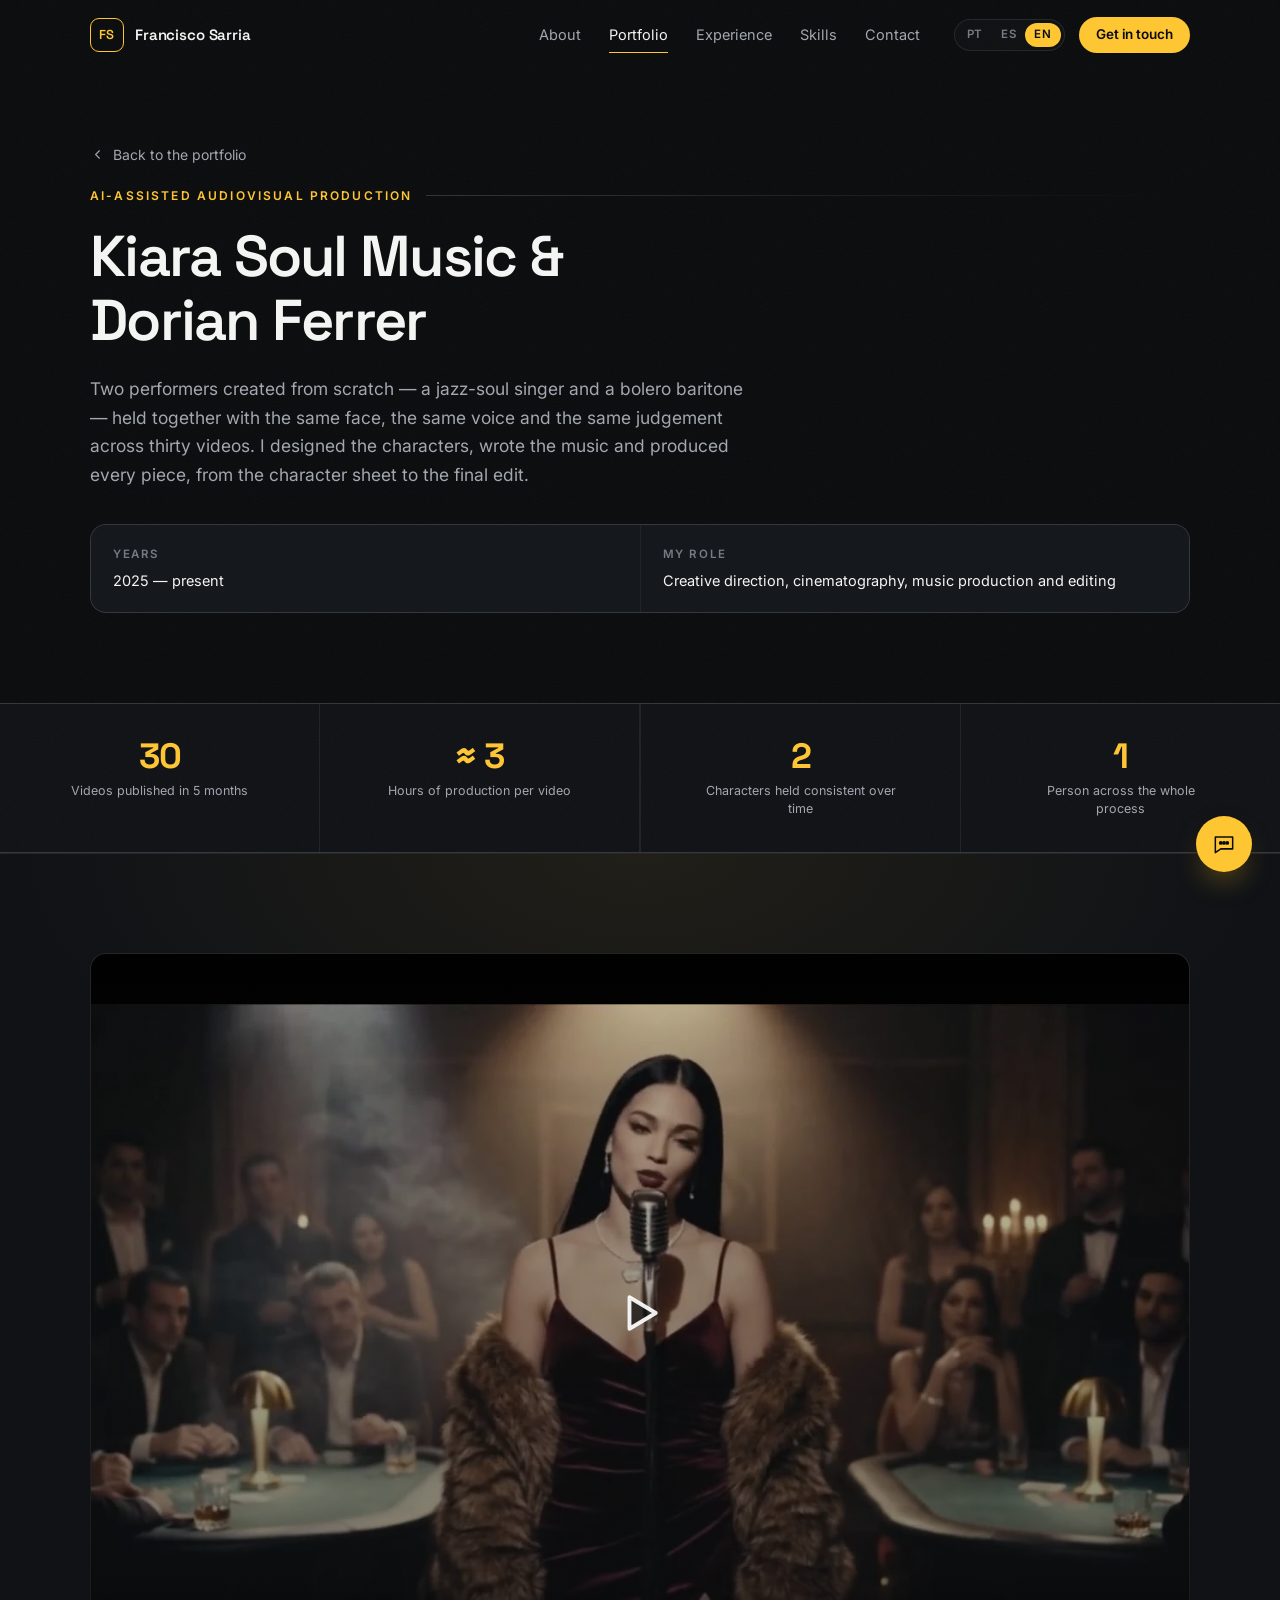
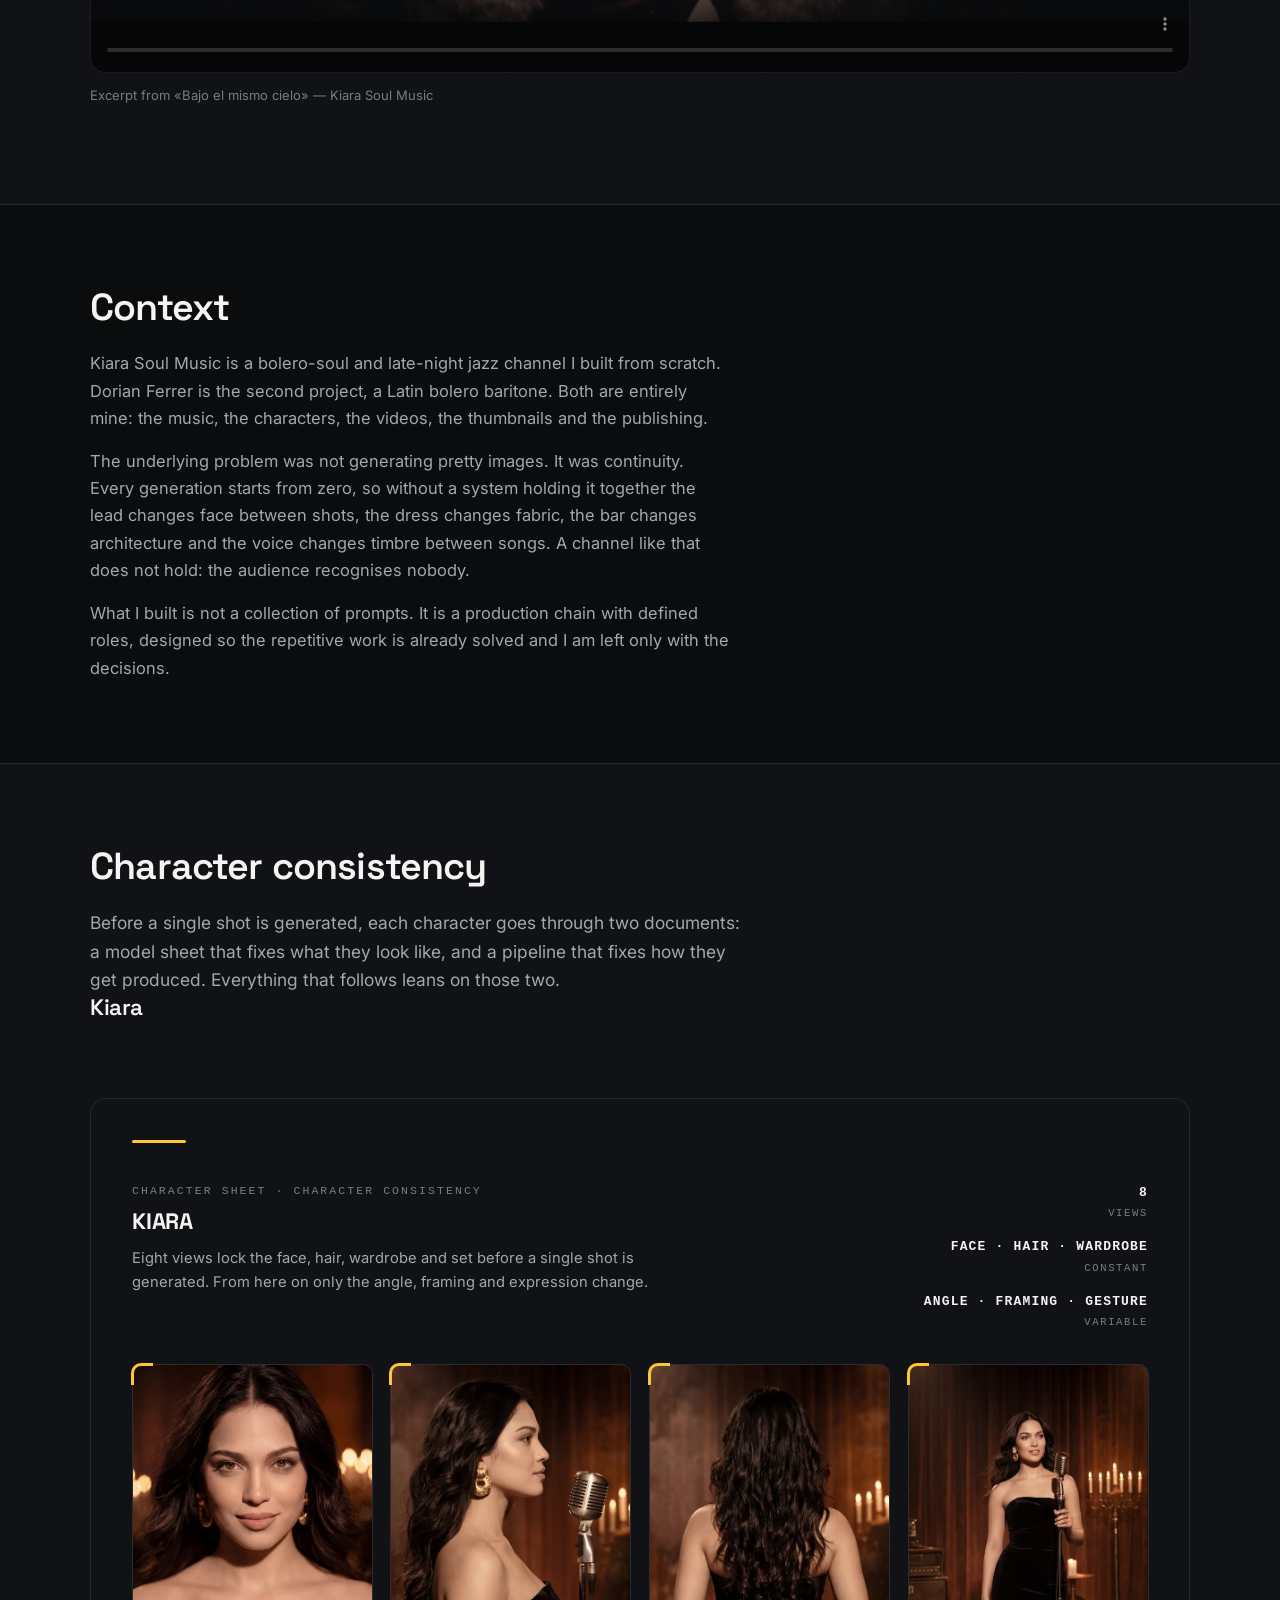
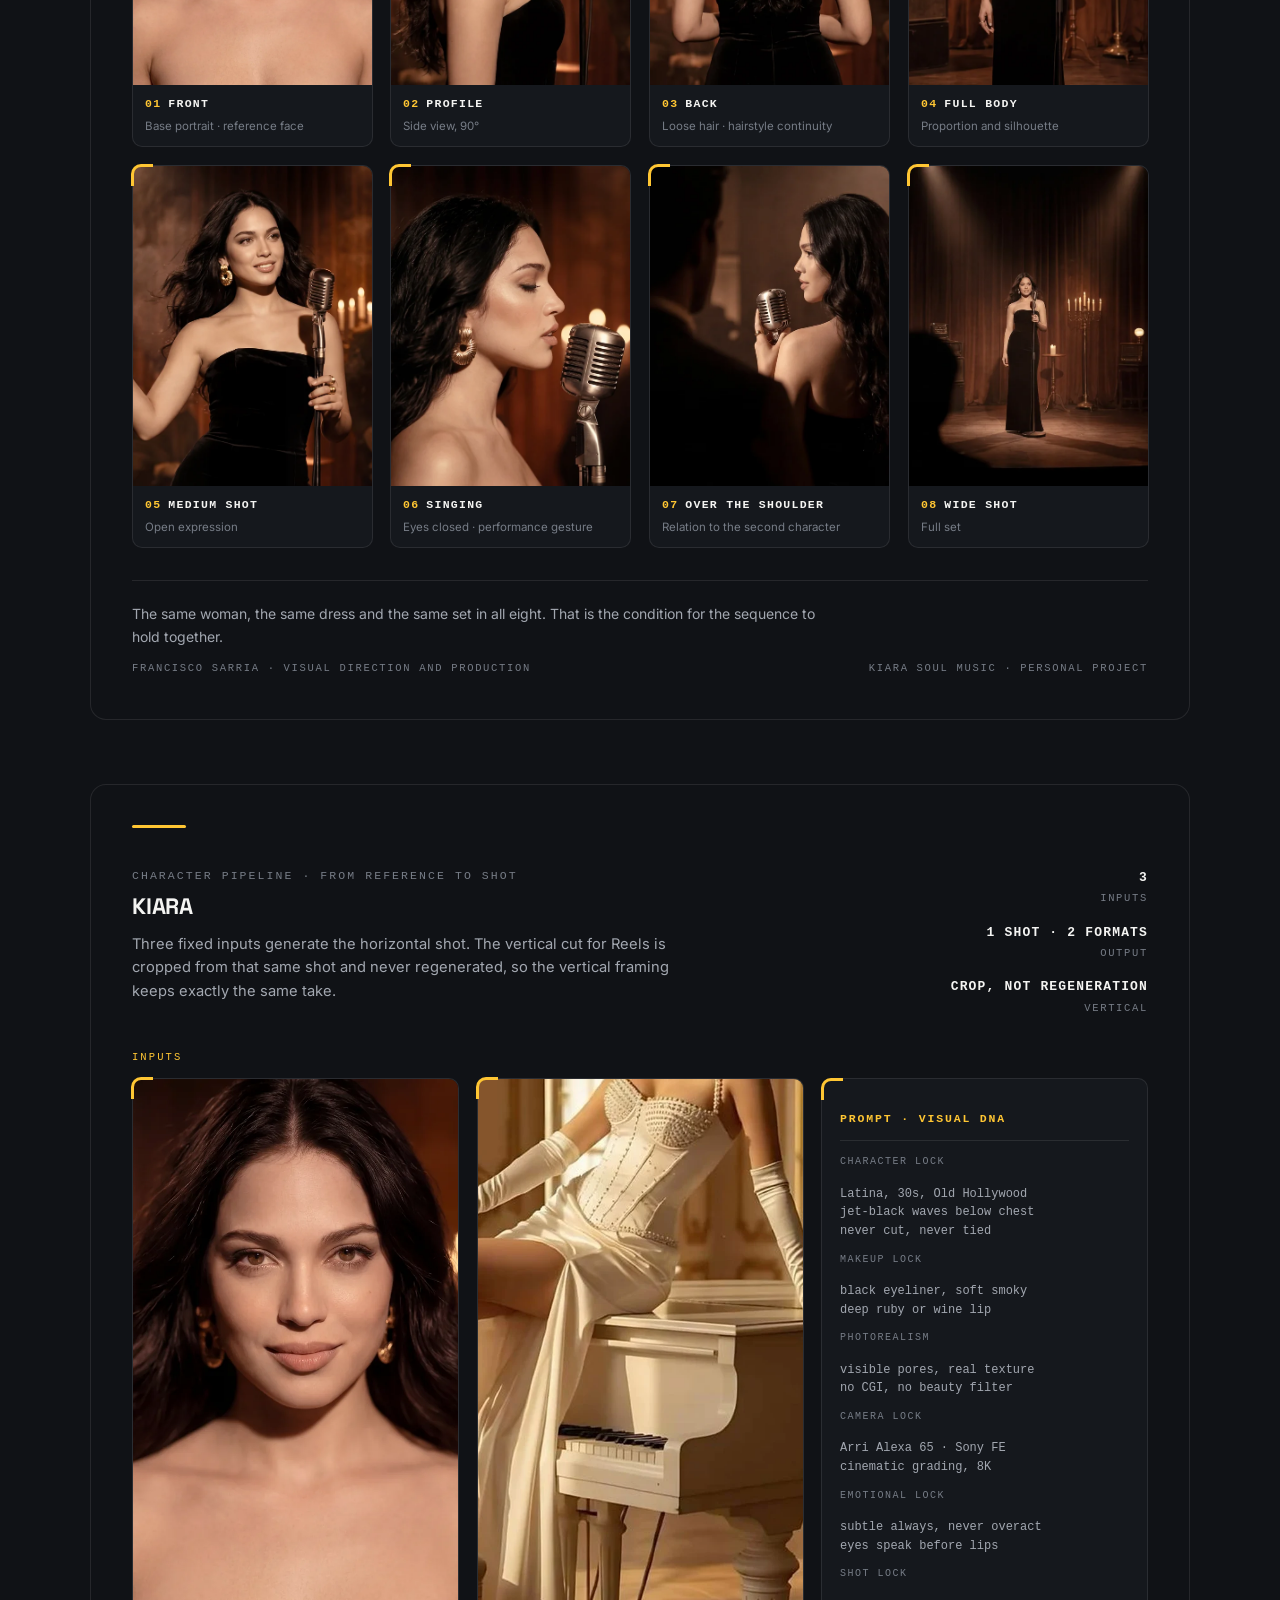
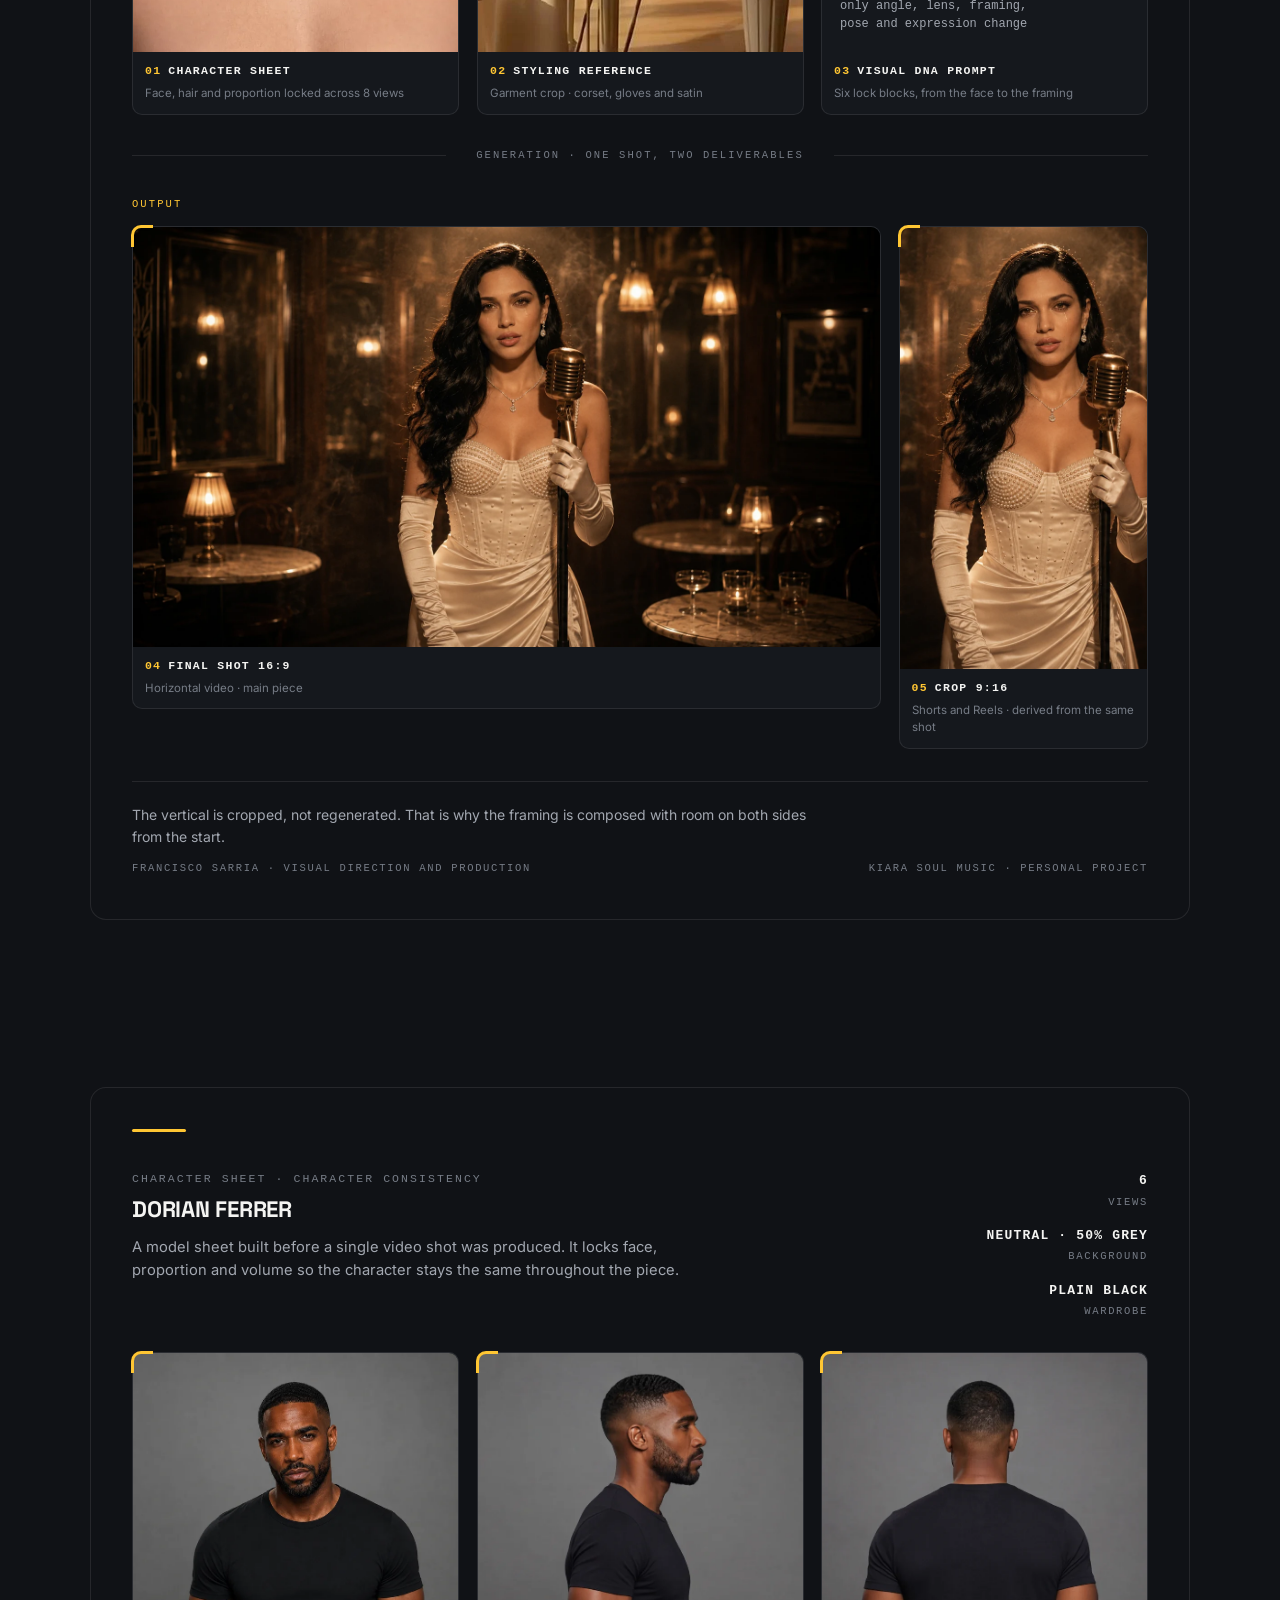
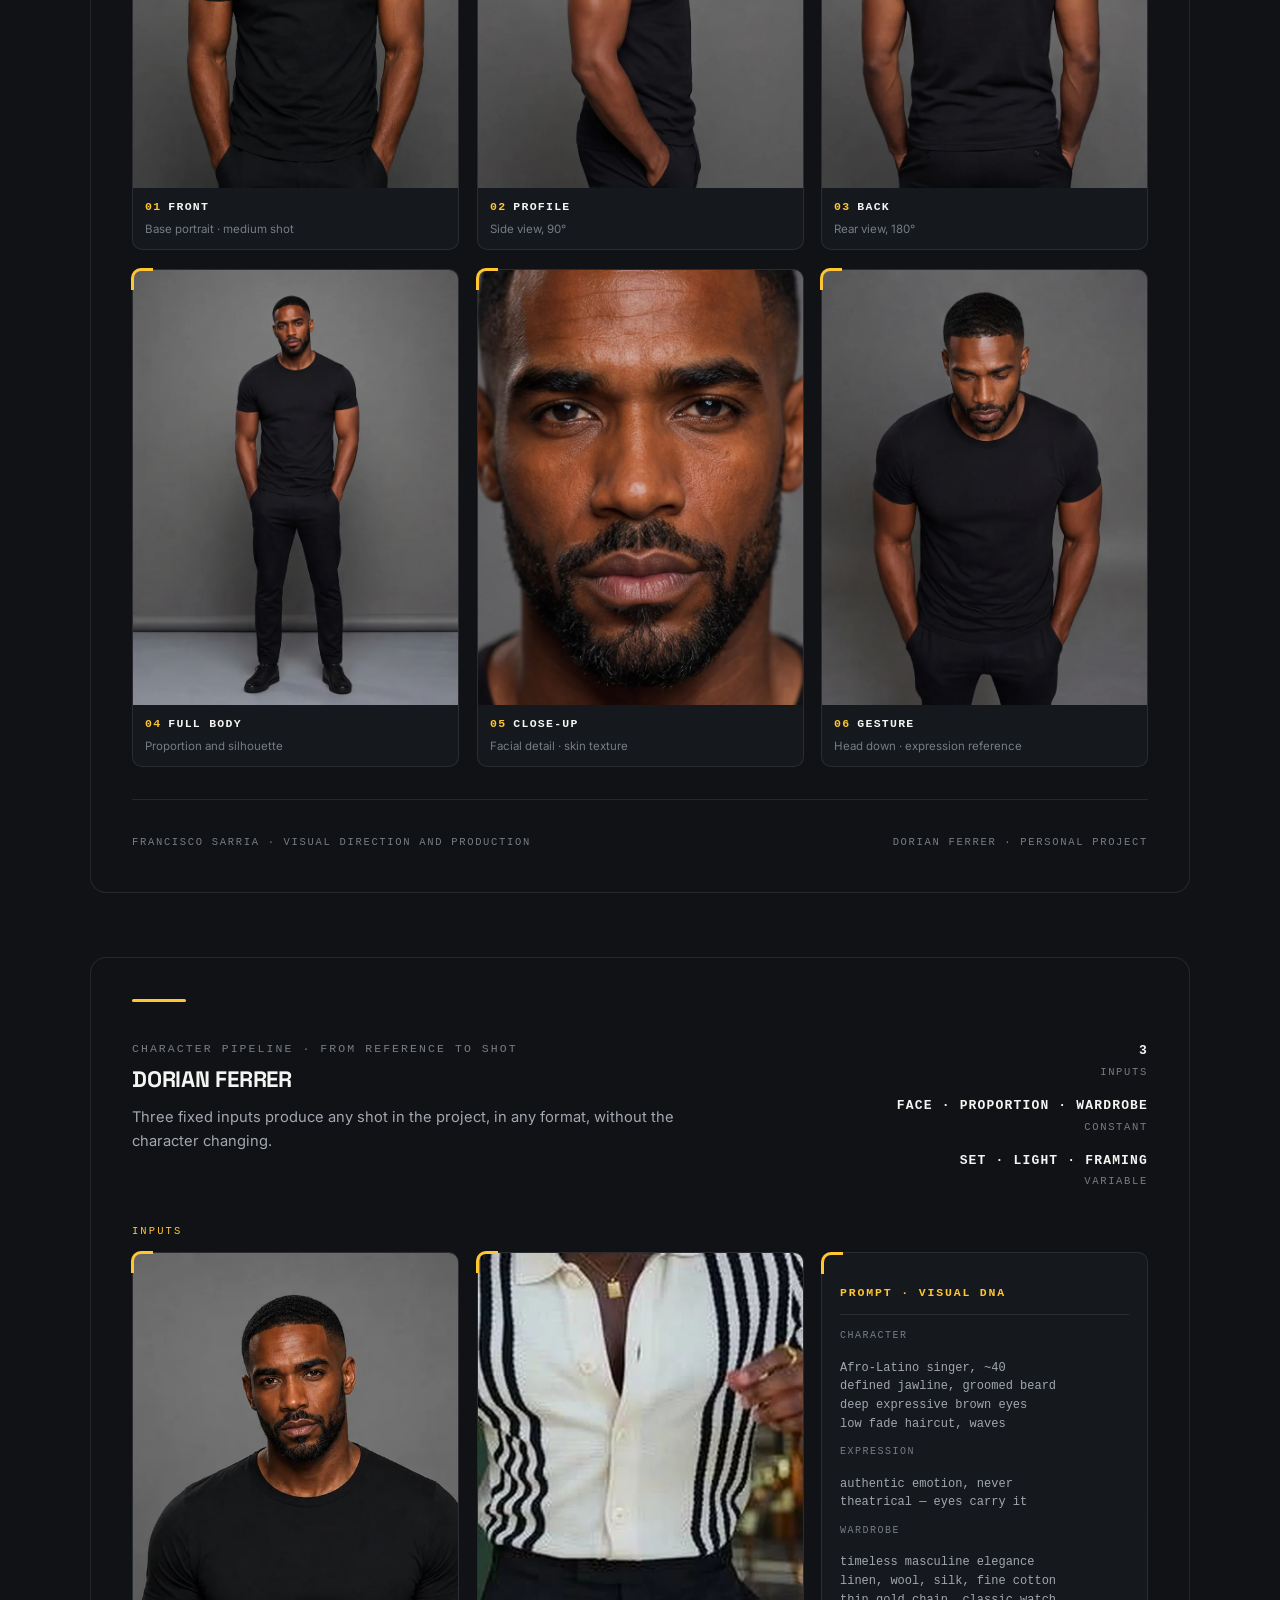
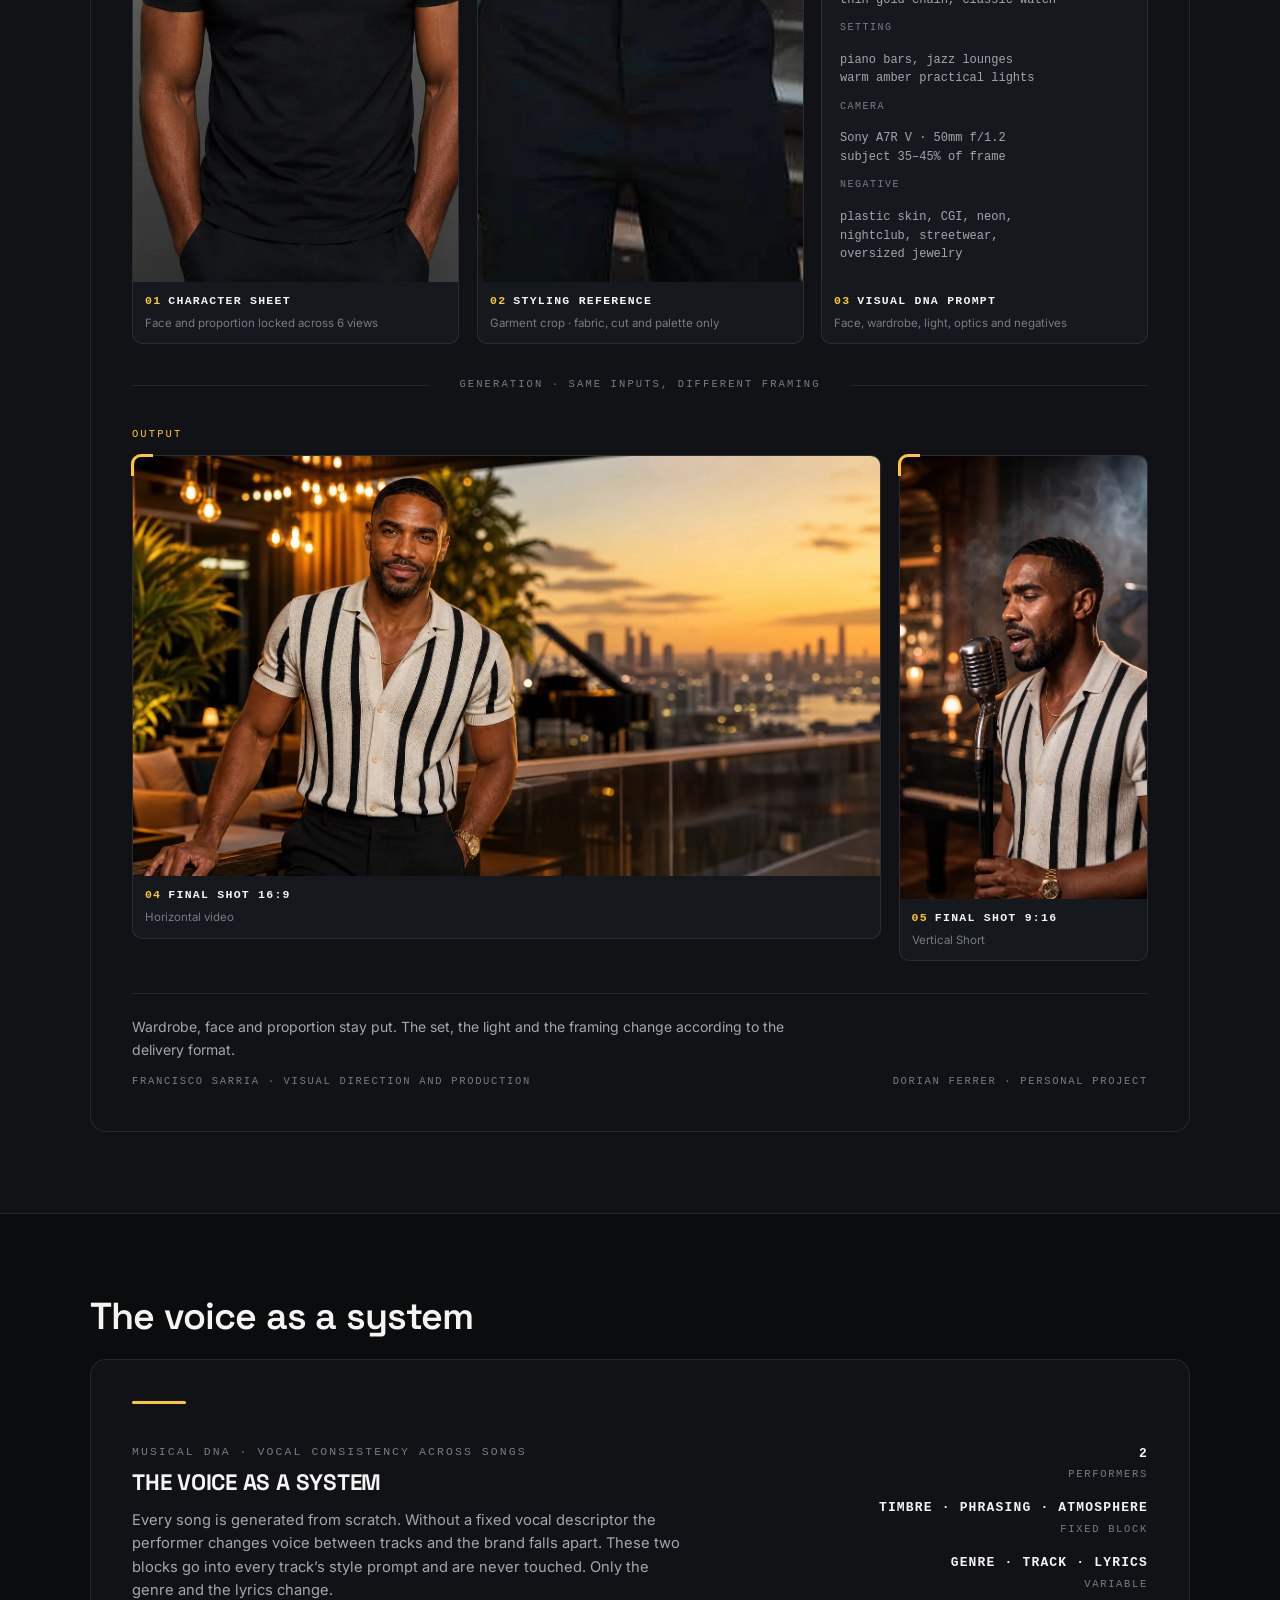
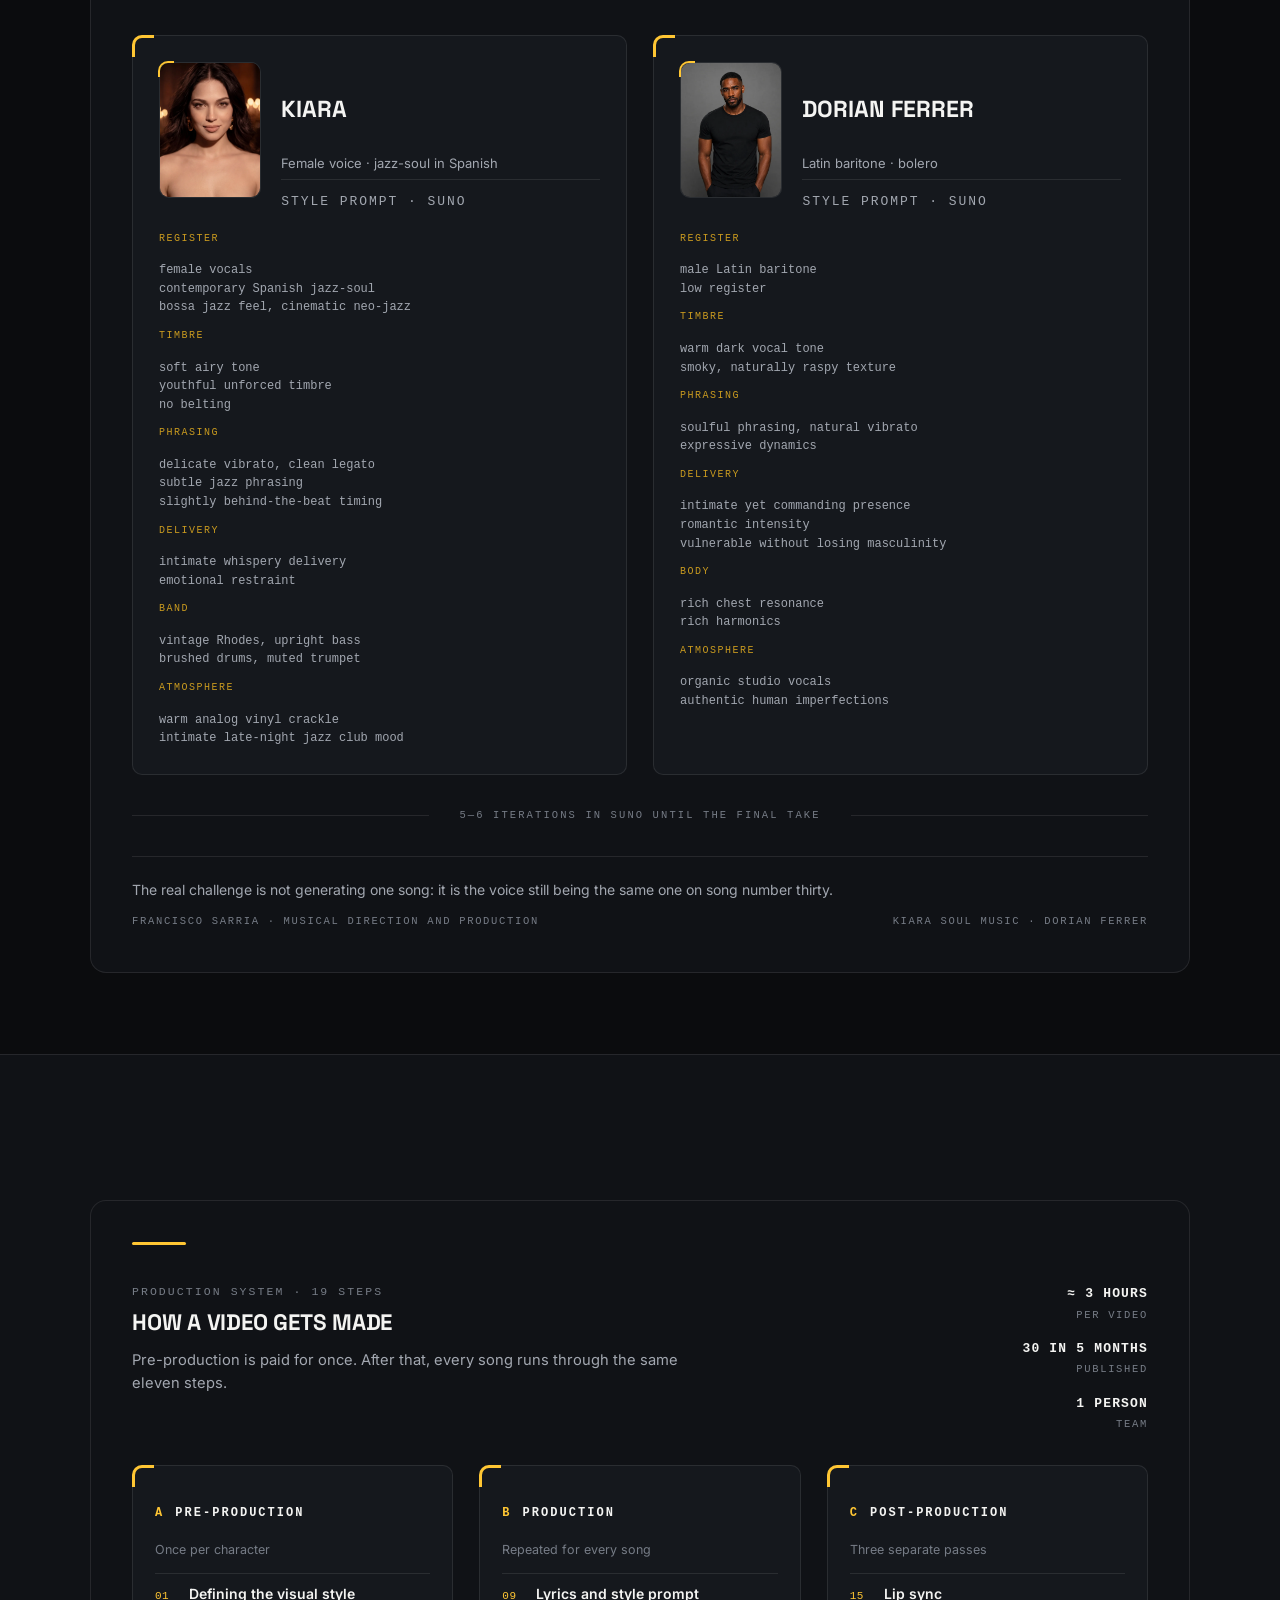
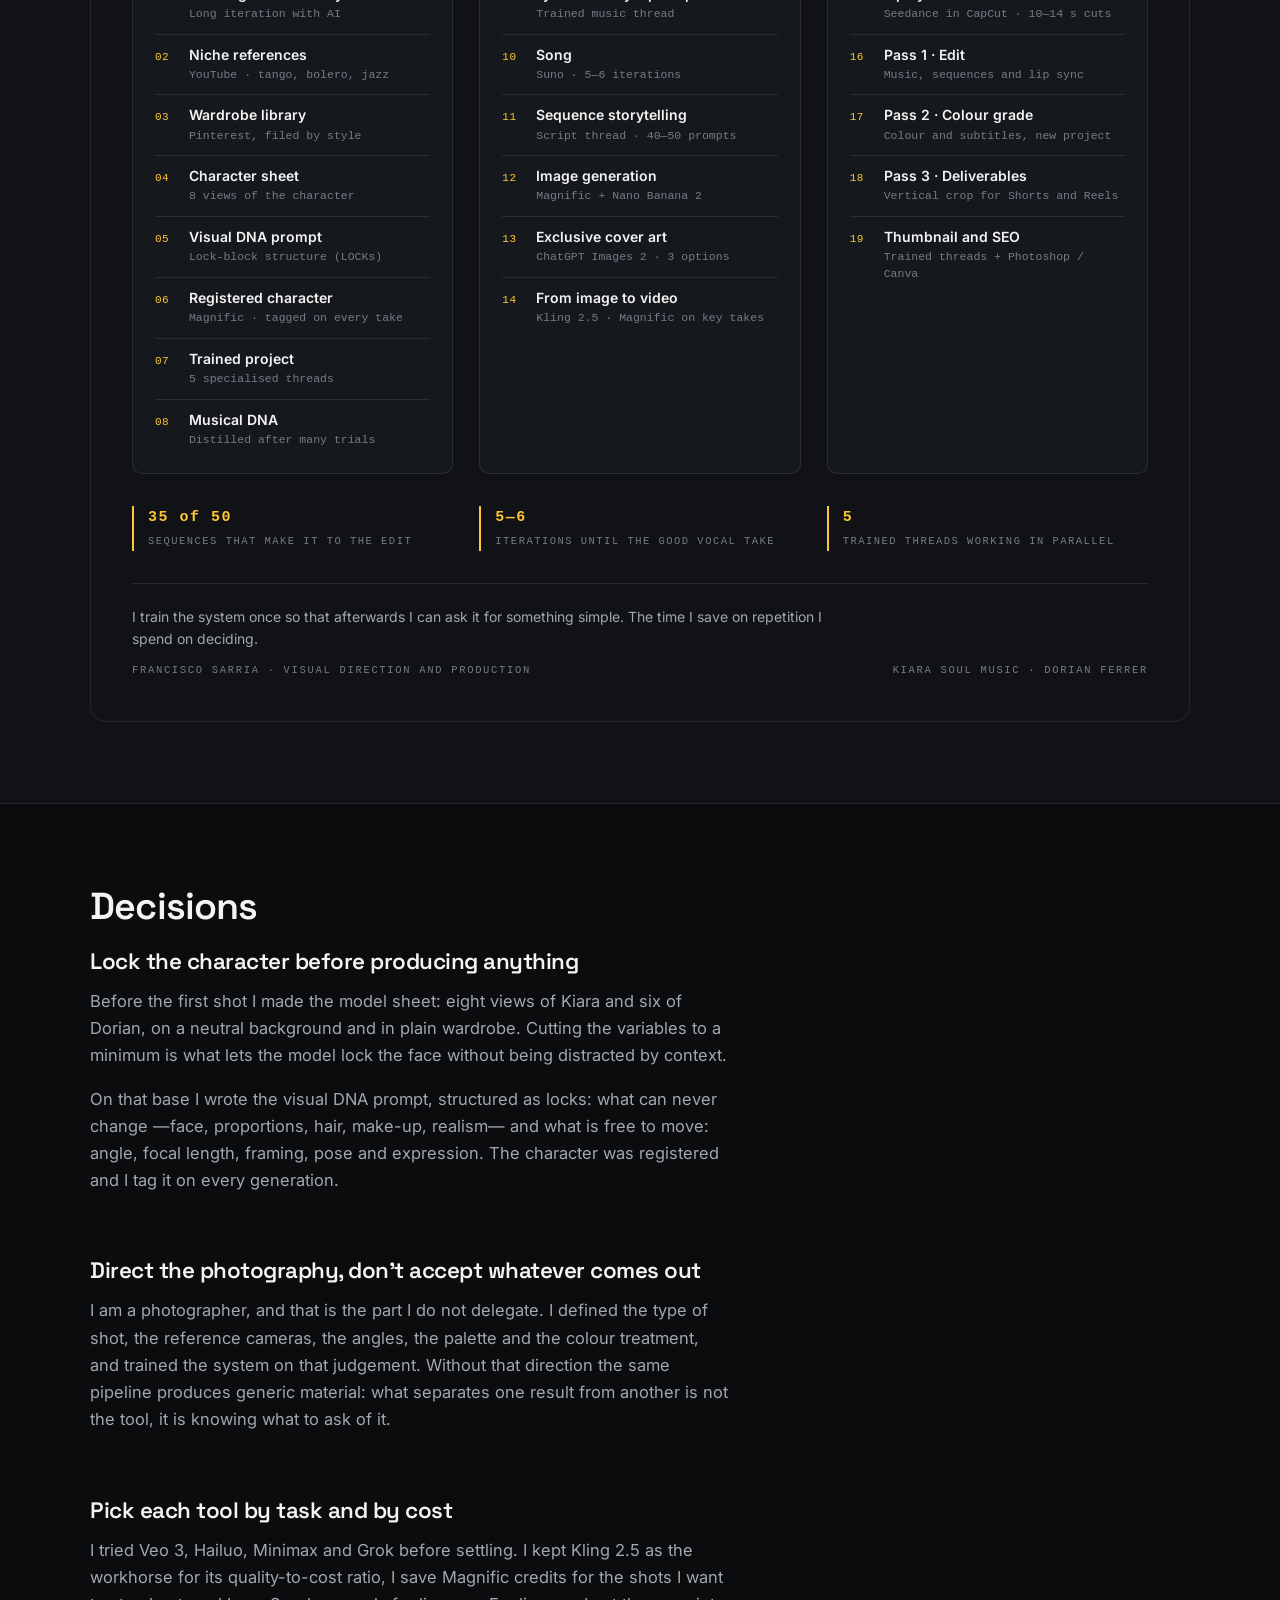
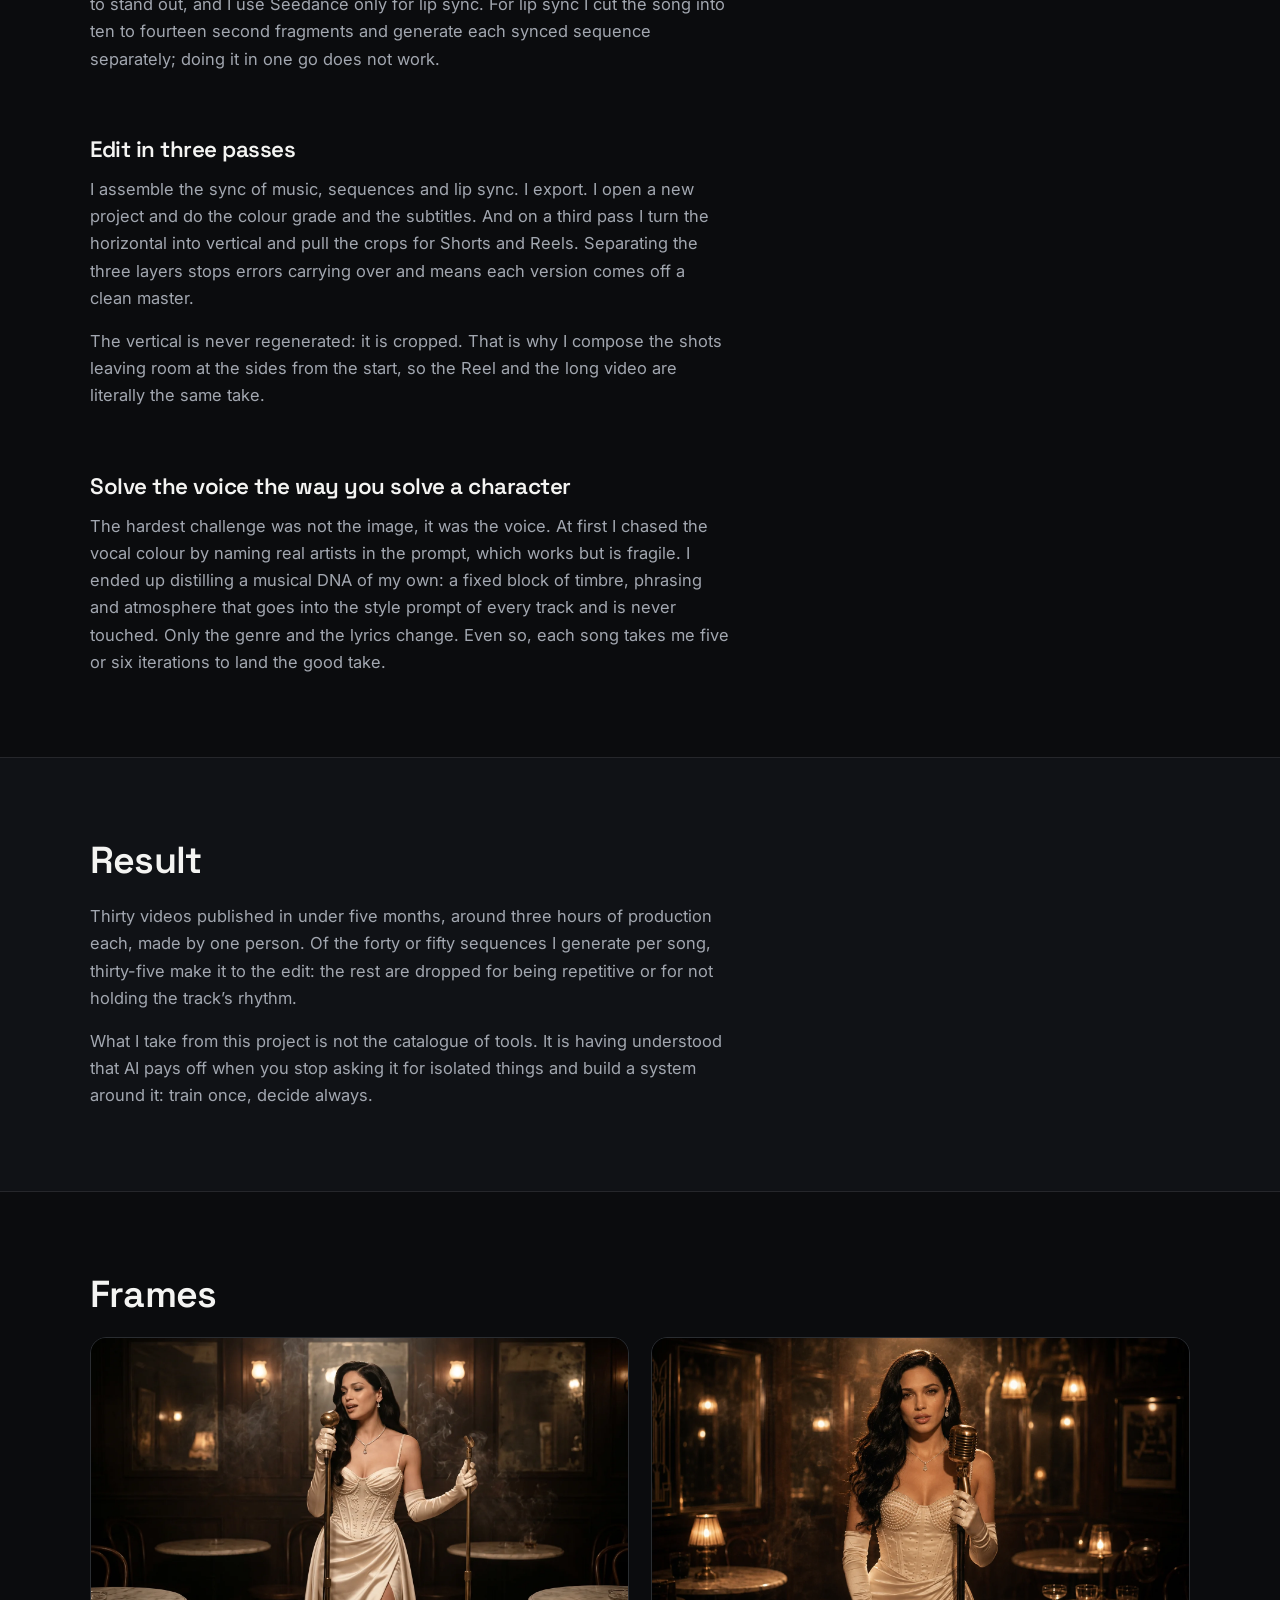
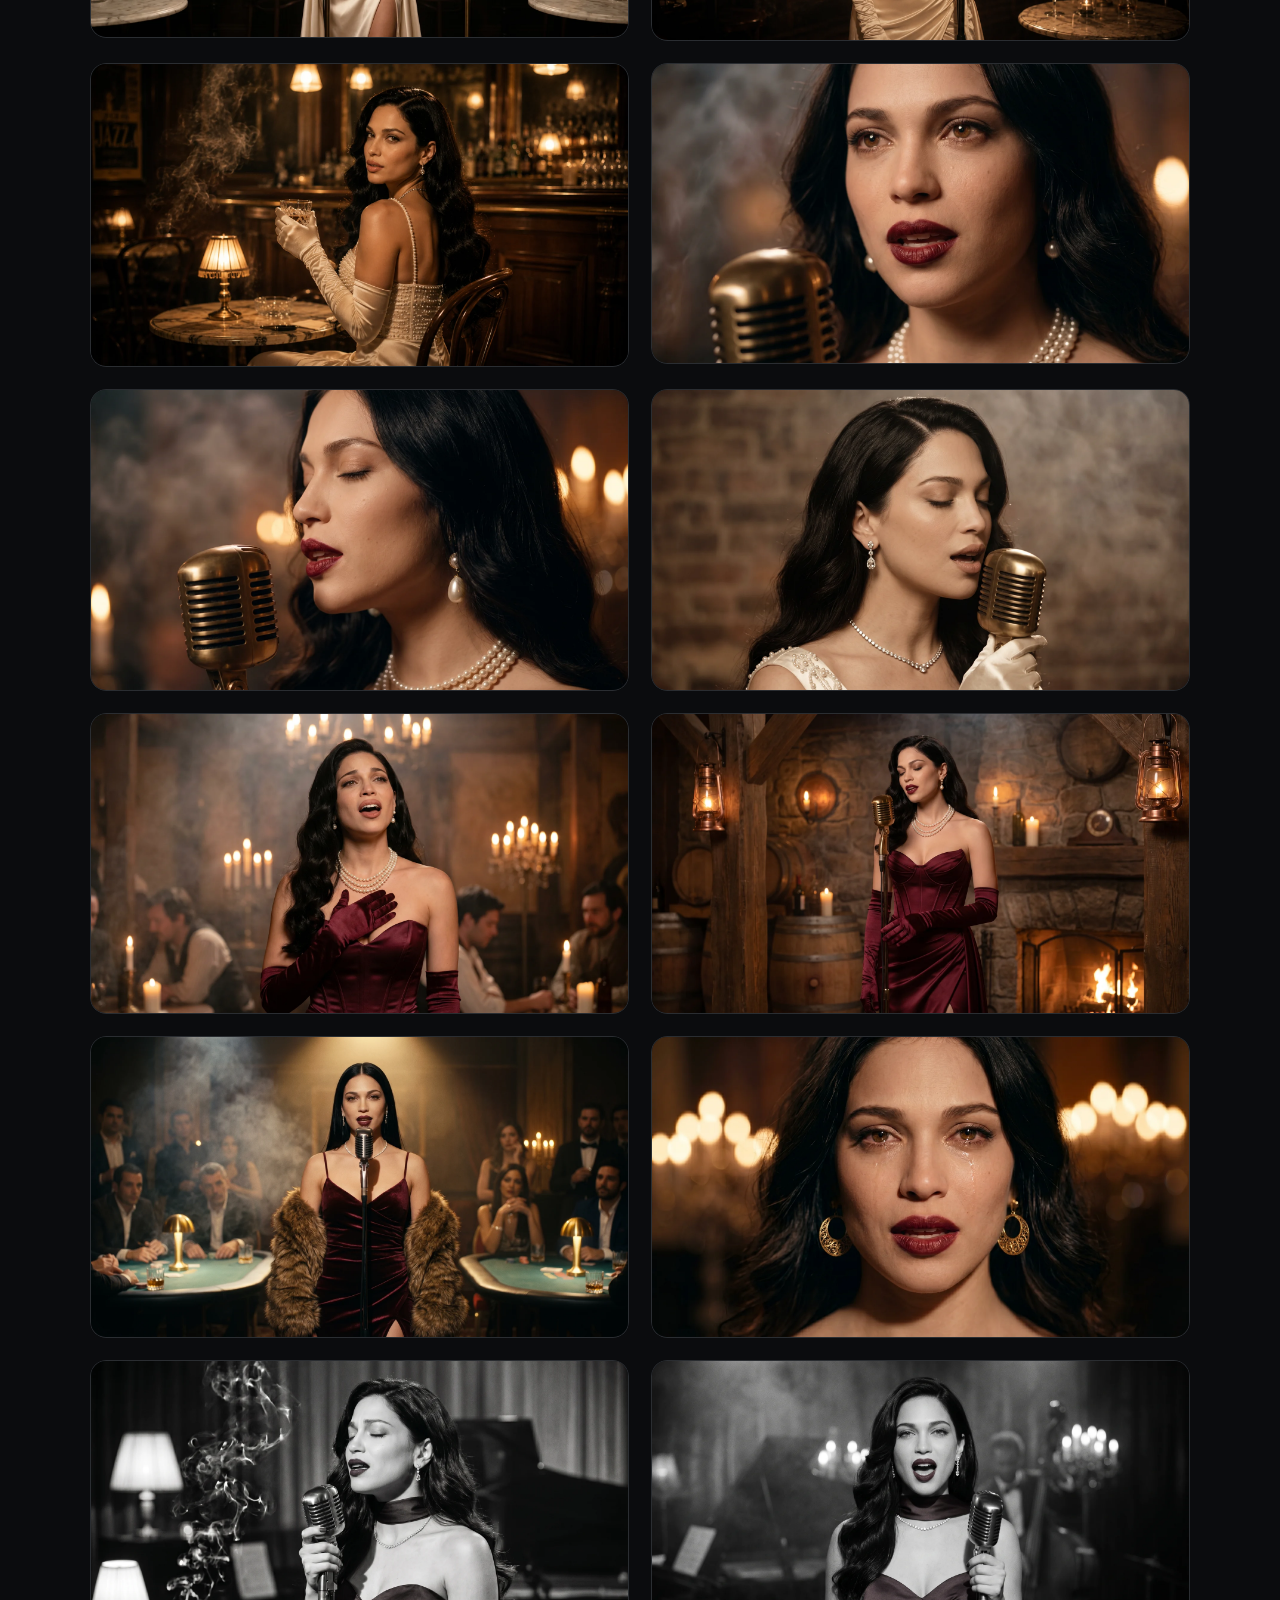
<file: kiara-dorian.html>
<!DOCTYPE html>
<html lang="es">
<head>
<meta charset="utf-8">
<meta name="viewport" content="width=device-width, initial-scale=1, viewport-fit=cover">
<title data-i18n="k.meta.title">Kiara Soul Music &amp; Dorian Ferrer — Francisco Sarria</title>
<meta name="description" data-i18n-attr="content:k.meta.desc" content="Caso de estudio: dos canales de música levantados desde cero con producción audiovisual asistida por IA.">
<meta name="author" content="Francisco Sarria">
<meta name="theme-color" content="#0B0C0E">

<meta property="og:type" content="article">
<meta property="og:title" content="Kiara Soul Music &amp; Dorian Ferrer — Francisco Sarria">
<meta property="og:description" content="Dos canales de música levantados desde cero: personajes, voz, vídeos y miniaturas.">
<meta property="og:image" content="https://frajo10.github.io/cvfrancisco/assets/img/kiara/kiara-clip-poster.webp">
<meta property="og:url" content="https://frajo10.github.io/cvfrancisco/kiara-dorian.html">

<meta name="twitter:card" content="summary_large_image">
<meta name="twitter:title" content="Kiara Soul Music &amp; Dorian Ferrer — Francisco Sarria">
<meta name="twitter:description" content="Dos canales de música levantados desde cero: personajes, voz, vídeos y miniaturas.">
<meta name="twitter:image" content="https://frajo10.github.io/cvfrancisco/assets/img/kiara/kiara-clip-poster.webp">
<link rel="canonical" href="https://frajo10.github.io/cvfrancisco/kiara-dorian.html">
<link rel="icon" href="assets/img/favicon.svg" type="image/svg+xml">
<link rel="preconnect" href="https://fonts.googleapis.com">
<link rel="preconnect" href="https://fonts.gstatic.com" crossorigin>
<link href="https://fonts.googleapis.com/css2?family=Inter:wght@400;500;600&family=Space+Grotesk:wght@400;500;600;700&display=swap" rel="stylesheet">
<link rel="stylesheet" href="assets/css/style.css?v=62">
<script>document.documentElement.classList.add('js');</script>
<script type="application/ld+json">
{
  "@context": "https://schema.org",
  "@type": "CreativeWork",
  "name": "Kiara Soul Music & Dorian Ferrer",
  "url": "https://frajo10.github.io/cvfrancisco/kiara-dorian.html",
  "description": "Dos canales de música levantados desde cero: personajes, voz, vídeos y miniaturas. Treinta vídeos en cinco meses, hechos por una sola persona.",
  "image": "https://frajo10.github.io/cvfrancisco/assets/img/kiara/kiara-plano-16x9.webp",
  "inLanguage": "es",
  "author": {
    "@type": "Person",
    "name": "Francisco Sarria",
    "url": "https://frajo10.github.io/cvfrancisco/"
  },
  "creator": {
    "@type": "Person",
    "name": "Francisco Sarria"
  },
  "isPartOf": {
    "@type": "CollectionPage",
    "name": "Portafolio",
    "url": "https://frajo10.github.io/cvfrancisco/portafolio.html"
  }
}
</script>
<script type="application/ld+json">
{
  "@context": "https://schema.org",
  "@type": "BreadcrumbList",
  "itemListElement": [
    {
      "@type": "ListItem",
      "position": 1,
      "name": "Inicio",
      "item": "https://frajo10.github.io/cvfrancisco/"
    },
    {
      "@type": "ListItem",
      "position": 2,
      "name": "Portafolio",
      "item": "https://frajo10.github.io/cvfrancisco/portafolio.html"
    },
    {
      "@type": "ListItem",
      "position": 3,
      "name": "Kiara Soul Music & Dorian Ferrer",
      "item": "https://frajo10.github.io/cvfrancisco/kiara-dorian.html"
    }
  ]
}
</script>
</head>
<body>

<a class="skip-link" href="#contenido" data-i18n="a11y.skip">Ir al contenido</a>
<div class="progress" id="progress" aria-hidden="true"><span></span></div>

<!-- ============ HEADER ============ -->
<header class="site-header" id="header">
  <div class="wrap header-inner">
    <a href="index.html" class="brand" aria-label="Francisco Sarria">
      <span class="brand-mark">FS</span>
      <span class="brand-name">Francisco Sarria</span>
    </a>

    <nav class="nav" id="nav" aria-label="Principal">
      <a href="index.html#sobre-mi"    data-i18n="nav.about">Sobre mí</a>
      <a href="portafolio.html" class="active" data-i18n="nav.work">Portafolio</a>
      <a href="index.html#experiencia" data-i18n="nav.experience">Experiencia</a>
      <a href="index.html#habilidades" data-i18n="nav.skills">Habilidades</a>
      <a href="index.html#contacto"    data-i18n="nav.contact">Contacto</a>

      <div class="nav-tools">
        <div class="lang" role="group" aria-label="Idioma">
          <button type="button" data-lang="pt">PT</button>
          <button type="button" data-lang="es">ES</button>
          <button type="button" data-lang="en">EN</button>
        </div>
        <a href="index.html#contacto" class="btn btn-primary btn-sm nav-cta" data-i18n="cta.write">Escríbeme</a>
      </div>
    </nav>

    <button class="burger" id="burger" aria-expanded="false" aria-controls="nav" aria-label="Menú">
      <span></span><span></span>
    </button>
  </div>
</header>

<!-- Grupos del lightbox -->
    <template data-lb-set="k-sheet">
      <i data-src="assets/img/kiara/kiara-char-01.webp" data-alt="ak.kc1"></i>
      <i data-src="assets/img/kiara/kiara-char-02.webp" data-alt="ak.kc2"></i>
      <i data-src="assets/img/kiara/kiara-char-03.webp" data-alt="ak.kc3"></i>
      <i data-src="assets/img/kiara/kiara-char-04.webp" data-alt="ak.kc4"></i>
      <i data-src="assets/img/kiara/kiara-char-05.webp" data-alt="ak.kc5"></i>
      <i data-src="assets/img/kiara/kiara-char-06.webp" data-alt="ak.kc6"></i>
      <i data-src="assets/img/kiara/kiara-char-07.webp" data-alt="ak.kc7"></i>
      <i data-src="assets/img/kiara/kiara-char-08.webp" data-alt="ak.kc8"></i>
    </template>
    <template data-lb-set="k-pipe">
      <i data-src="assets/img/kiara/kiara-char-01.webp" data-alt="ak.kc1"></i>
      <i data-src="assets/img/kiara/kiara-in-vestuario.webp" data-alt="ak.kvest"></i>
      <i data-src="assets/img/kiara/kiara-plano-16x9.webp" data-alt="ak.k16"></i>
      <i data-src="assets/img/kiara/kiara-plano-9x16.webp" data-alt="ak.k916"></i>
    </template>
    <template data-lb-set="d-sheet">
      <i data-src="assets/img/kiara/dorian-char-01.webp" data-alt="ak.dc1"></i>
      <i data-src="assets/img/kiara/dorian-char-02.webp" data-alt="ak.dc2"></i>
      <i data-src="assets/img/kiara/dorian-char-03.webp" data-alt="ak.dc3"></i>
      <i data-src="assets/img/kiara/dorian-char-04.webp" data-alt="ak.dc4"></i>
      <i data-src="assets/img/kiara/dorian-char-05.webp" data-alt="ak.dc5"></i>
      <i data-src="assets/img/kiara/dorian-char-06.webp" data-alt="ak.dc6"></i>
    </template>
    <template data-lb-set="d-pipe">
      <i data-src="assets/img/kiara/dorian-char-01.webp" data-alt="ak.dc1"></i>
      <i data-src="assets/img/kiara/dorian-in-vestuario.webp" data-alt="ak.dvest"></i>
      <i data-src="assets/img/kiara/dorian-plano-16x9.webp" data-alt="ak.d16"></i>
      <i data-src="assets/img/kiara/dorian-plano-9x16.webp" data-alt="ak.d916"></i>
    </template>
    <template data-lb-set="voz">
      <i data-src="assets/img/kiara/kiara-char-01.webp" data-alt="ak.kc1"></i>
      <i data-src="assets/img/kiara/dorian-char-01.webp" data-alt="ak.dc1"></i>
    </template>
    <template data-lb-set="frames">
      <i data-src="assets/img/kiara/kiara-frame-01.webp" data-alt="ak.f01"></i>
      <i data-src="assets/img/kiara/kiara-frame-02.webp" data-alt="ak.f02"></i>
      <i data-src="assets/img/kiara/kiara-frame-03.webp" data-alt="ak.f03"></i>
      <i data-src="assets/img/kiara/kiara-frame-04.webp" data-alt="ak.f04"></i>
      <i data-src="assets/img/kiara/kiara-frame-05.webp" data-alt="ak.f05"></i>
      <i data-src="assets/img/kiara/kiara-frame-06.webp" data-alt="ak.f06"></i>
      <i data-src="assets/img/kiara/kiara-frame-07.webp" data-alt="ak.f07"></i>
      <i data-src="assets/img/kiara/kiara-frame-08.webp" data-alt="ak.f08"></i>
      <i data-src="assets/img/kiara/kiara-frame-09.webp" data-alt="ak.f09"></i>
      <i data-src="assets/img/kiara/kiara-frame-10.webp" data-alt="ak.f10"></i>
      <i data-src="assets/img/kiara/kiara-frame-11.webp" data-alt="ak.f11"></i>
      <i data-src="assets/img/kiara/kiara-frame-12.webp" data-alt="ak.f12"></i>
      <i data-src="assets/img/kiara/dorian-frame-01.webp" data-alt="ak.df01"></i>
      <i data-src="assets/img/kiara/dorian-frame-02.webp" data-alt="ak.df02"></i>
      <i data-src="assets/img/kiara/dorian-frame-03.webp" data-alt="ak.df03"></i>
      <i data-src="assets/img/kiara/dorian-frame-04.webp" data-alt="ak.df04"></i>
    </template>
    <template data-lb-set="thumbs">
      <i data-src="assets/img/kiara/kiara-thumb-01.webp" data-alt="ak.th.k01"></i>
      <i data-src="assets/img/kiara/kiara-thumb-02.webp" data-alt="ak.th.k02"></i>
      <i data-src="assets/img/kiara/kiara-thumb-03.webp" data-alt="ak.th.k03"></i>
      <i data-src="assets/img/kiara/kiara-thumb-04.webp" data-alt="ak.th.k04"></i>
      <i data-src="assets/img/kiara/kiara-thumb-05.webp" data-alt="ak.th.k05"></i>
    </template>
    <template data-lb-set="thumbs-d">
      <i data-src="assets/img/kiara/dorian-thumb-01.webp" data-alt="ak.th.d01"></i>
      <i data-src="assets/img/kiara/dorian-thumb-02.webp" data-alt="ak.th.d02"></i>
      <i data-src="assets/img/kiara/dorian-thumb-03.webp" data-alt="ak.th.d03"></i>
    </template>

<main id="contenido">

  <!-- ============ CABECERA DEL CASO ============ -->
  <section class="page-head case-hero">
    <div class="wrap">
      <a href="portafolio.html" class="back-link reveal">
        <svg viewBox="0 0 24 24" aria-hidden="true"><path d="M15 6l-6 6 6 6"/></svg>
        <span data-i18n="work.back">Volver al portafolio</span>
      </a>
      <p class="kicker reveal"><span data-i18n="k.cat">Producción audiovisual con IA</span></p>
      <h1 class="reveal" data-d="1">Kiara Soul Music &amp; Dorian Ferrer</h1>
      <p class="lead reveal" data-d="2" data-i18n="k.lead"></p>

      <dl class="case-meta case-meta--4 reveal" data-d="3">
        <div>
          <dt data-i18n="k.years.l">Años</dt>
          <dd data-i18n="k.years.v">2025 — presente</dd>
        </div>
        <div>
          <dt data-i18n="k.role.l">Mi papel</dt>
          <dd data-i18n="k.role.v"></dd>
        </div>
      </dl>
    </div>
  </section>

  <div class="case-kpis">
    <div class="case-kpi reveal" data-d="0" data-tilt="5"><b data-i18n="k.n.30">30</b><span data-i18n="k.kpi1"></span></div>
    <div class="case-kpi reveal" data-d="1" data-tilt="5"><b data-i18n="k.n.3h">≈ 3</b><span data-i18n="k.kpi2"></span></div>
    <div class="case-kpi reveal" data-d="2" data-tilt="5"><b data-i18n="k.n.2">2</b><span data-i18n="k.kpi3"></span></div>
    <div class="case-kpi reveal" data-d="3" data-tilt="5"><b data-i18n="k.n.1">1</b><span data-i18n="k.kpi4"></span></div>
  </div>

  <!-- ============ VÍDEO ============ -->
  <section class="case-sec case-sec--hero">
    <div class="wrap">
      <figure class="fig reveal">
        <div class="video-wrap">
          <video class="case-video"
                 src="assets/video/kiara-clip.mp4"
                 poster="assets/img/kiara/kiara-clip-poster.webp"
                 controls preload="none" playsinline
                 width="1280" height="720"></video>
          <button class="video-play" type="button" data-i18n-attr="aria-label:k.video.play">
            <svg viewBox="0 0 24 24" aria-hidden="true"><path d="M9 7.5v9l7.5-4.5z"/></svg>
          </button>
        </div>
        <figcaption data-i18n="k.video.cap"></figcaption>
      </figure>
    </div>
  </section>

  <!-- ============ CONTEXTO ============ -->
  <section class="case-sec">
    <div class="wrap">
      <h2 class="reveal" data-i18n="k.ctx.h">Contexto</h2>
      <div class="case-copy reveal" data-d="1">
        <p data-i18n="k.ctx.p1"></p>
        <p data-i18n="k.ctx.p2"></p>
        <p data-i18n="k.ctx.p3"></p>
      </div>
    </div>
  </section>

  <!-- ============ CONSISTENCIA DE PERSONAJE ============ -->
  <section class="case-sec section-alt">
    <div class="wrap">
      <h2 class="reveal" data-i18n="k.s1.h">Consistencia de personaje</h2>
      <p class="lead reveal" data-i18n="k.s1.intro"></p>

      <div class="stack-lg">
        <h3 class="reveal" data-i18n="k.s1.kiara">Kiara</h3>

        <div class="pan reveal">
        <div class="pan-head">
          <div>
            <p class="pan-eyebrow" data-i18n="p.sheet.eye"></p>
            <h3 class="pan-title">Kiara</h3>
            <p class="pan-desc" data-i18n="p.ks.desc"></p>
          </div>
          <ul class="pan-meta">
            <li><b data-i18n="p.ks.m1b"></b><span data-i18n="p.ks.m1s"></span></li>
            <li><b data-i18n="p.ks.m2b"></b><span data-i18n="p.ks.m2s"></span></li>
            <li><b data-i18n="p.ks.m3b"></b><span data-i18n="p.ks.m3s"></span></li>
          </ul>
        </div>
        <div class="pan-tiles pan-tiles--4">
          <figure class="tile" data-tilt="7">
            <button class="tile-media" type="button" data-lb="k-sheet" data-lb-i="0">
              <img src="assets/img/kiara/kiara-char-01.webp" data-i18n-attr="alt:ak.kc1" alt="" loading="lazy" width="800" height="1080">
            </button>
            <figcaption class="tile-cap"><b><i>01</i><span data-i18n="p.ks.t1"></span></b><span data-i18n="p.ks.s1"></span></figcaption>
          </figure>
          <figure class="tile" data-tilt="7">
            <button class="tile-media" type="button" data-lb="k-sheet" data-lb-i="1">
              <img src="assets/img/kiara/kiara-char-02.webp" data-i18n-attr="alt:ak.kc2" alt="" loading="lazy" width="535" height="713">
            </button>
            <figcaption class="tile-cap"><b><i>02</i><span data-i18n="p.ks.t2"></span></b><span data-i18n="p.ks.s2"></span></figcaption>
          </figure>
          <figure class="tile" data-tilt="7">
            <button class="tile-media" type="button" data-lb="k-sheet" data-lb-i="2">
              <img src="assets/img/kiara/kiara-char-03.webp" data-i18n-attr="alt:ak.kc3" alt="" loading="lazy" width="535" height="713">
            </button>
            <figcaption class="tile-cap"><b><i>03</i><span data-i18n="p.ks.t3"></span></b><span data-i18n="p.ks.s3"></span></figcaption>
          </figure>
          <figure class="tile" data-tilt="7">
            <button class="tile-media" type="button" data-lb="k-sheet" data-lb-i="3">
              <img src="assets/img/kiara/kiara-char-04.webp" data-i18n-attr="alt:ak.kc4" alt="" loading="lazy" width="535" height="713">
            </button>
            <figcaption class="tile-cap"><b><i>04</i><span data-i18n="p.ks.t4"></span></b><span data-i18n="p.ks.s4"></span></figcaption>
          </figure>
          <figure class="tile" data-tilt="7">
            <button class="tile-media" type="button" data-lb="k-sheet" data-lb-i="4">
              <img src="assets/img/kiara/kiara-char-05.webp" data-i18n-attr="alt:ak.kc5" alt="" loading="lazy" width="535" height="713">
            </button>
            <figcaption class="tile-cap"><b><i>05</i><span data-i18n="p.ks.t5"></span></b><span data-i18n="p.ks.s5"></span></figcaption>
          </figure>
          <figure class="tile" data-tilt="7">
            <button class="tile-media" type="button" data-lb="k-sheet" data-lb-i="5">
              <img src="assets/img/kiara/kiara-char-06.webp" data-i18n-attr="alt:ak.kc6" alt="" loading="lazy" width="535" height="713">
            </button>
            <figcaption class="tile-cap"><b><i>06</i><span data-i18n="p.ks.t6"></span></b><span data-i18n="p.ks.s6"></span></figcaption>
          </figure>
          <figure class="tile" data-tilt="7">
            <button class="tile-media" type="button" data-lb="k-sheet" data-lb-i="6">
              <img src="assets/img/kiara/kiara-char-07.webp" data-i18n-attr="alt:ak.kc7" alt="" loading="lazy" width="535" height="713">
            </button>
            <figcaption class="tile-cap"><b><i>07</i><span data-i18n="p.ks.t7"></span></b><span data-i18n="p.ks.s7"></span></figcaption>
          </figure>
          <figure class="tile" data-tilt="7">
            <button class="tile-media" type="button" data-lb="k-sheet" data-lb-i="7">
              <img src="assets/img/kiara/kiara-char-08.webp" data-i18n-attr="alt:ak.kc8" alt="" loading="lazy" width="535" height="713">
            </button>
            <figcaption class="tile-cap"><b><i>08</i><span data-i18n="p.ks.t8"></span></b><span data-i18n="p.ks.s8"></span></figcaption>
          </figure>
        </div>
        <div class="pan-foot">
          <p data-i18n="p.ks.foot"></p>
          <p class="pan-credits"><span data-i18n="p.cr.vis"></span><span data-i18n="p.cr.ksm"></span></p>
        </div>
        </div>

        <div class="pan reveal">
        <div class="pan-head">
          <div>
            <p class="pan-eyebrow" data-i18n="p.pipe.eye"></p>
            <h3 class="pan-title">Kiara</h3>
            <p class="pan-desc" data-i18n="p.kp.desc"></p>
          </div>
          <ul class="pan-meta">
            <li><b data-i18n="p.kp.m1b"></b><span data-i18n="p.kp.m1s"></span></li>
            <li><b data-i18n="p.kp.m2b"></b><span data-i18n="p.kp.m2s"></span></li>
            <li><b data-i18n="p.kp.m3b"></b><span data-i18n="p.kp.m3s"></span></li>
          </ul>
        </div>
        <div>
          <p class="pan-label" data-i18n="p.in"></p>
          <div class="pan-tiles pan-tiles--3 pan-tiles--in">
            <figure class="tile" data-tilt="7">
              <button class="tile-media" type="button" data-lb="k-pipe" data-lb-i="0">
                <img src="assets/img/kiara/kiara-char-01.webp" data-i18n-attr="alt:ak.kc1" alt="" loading="lazy" width="800" height="1080">
              </button>
              <figcaption class="tile-cap"><b><i>01</i><span data-i18n="p.kp.t1"></span></b><span data-i18n="p.kp.s1"></span></figcaption>
            </figure>
            <figure class="tile" data-tilt="7">
              <button class="tile-media" type="button" data-lb="k-pipe" data-lb-i="1">
                <img src="assets/img/kiara/kiara-in-vestuario.webp" data-i18n-attr="alt:ak.kvest" alt="" loading="lazy" width="724" height="906">
              </button>
              <figcaption class="tile-cap"><b><i>02</i><span data-i18n="p.kp.t2"></span></b><span data-i18n="p.kp.s2"></span></figcaption>
            </figure>
            <figure class="tile" data-tilt="7">
            <div class="pan-prompt">
              <h4 data-i18n="p.prompt.h"></h4>
              <dl>
                <dt>CHARACTER LOCK</dt>
                <dd>Latina, 30s, Old Hollywood
jet-black waves below chest
never cut, never tied</dd>
                <dt>MAKEUP LOCK</dt>
                <dd>black eyeliner, soft smoky
deep ruby or wine lip</dd>
                <dt>PHOTOREALISM</dt>
                <dd>visible pores, real texture
no CGI, no beauty filter</dd>
                <dt>CAMERA LOCK</dt>
                <dd>Arri Alexa 65 · Sony FE
cinematic grading, 8K</dd>
                <dt>EMOTIONAL LOCK</dt>
                <dd>subtle always, never overact
eyes speak before lips</dd>
                <dt>SHOT LOCK</dt>
                <dd>only angle, lens, framing,
pose and expression change</dd>
              </dl>
            </div>
              <figcaption class="tile-cap"><b><i>03</i><span data-i18n="p.kp.t3"></span></b><span data-i18n="p.kp.s3"></span></figcaption>
            </figure>
          </div>
        </div>
        <p class="pan-rule"><span data-i18n="p.kp.rule"></span></p>
        <div>
          <p class="pan-label" data-i18n="p.out"></p>
          <div class="pan-tiles pan-tiles--out">
            <figure class="tile tile--wide">
              <button class="tile-media" type="button" data-lb="k-pipe" data-lb-i="2">
                <img src="assets/img/kiara/kiara-plano-16x9.webp" data-i18n-attr="alt:ak.k16" alt="" loading="lazy" width="1628" height="916">
              </button>
              <figcaption class="tile-cap"><b><i>04</i><span data-i18n="p.kp.t4"></span></b><span data-i18n="p.kp.s4"></span></figcaption>
            </figure>
            <figure class="tile tile--tall">
              <button class="tile-media" type="button" data-lb="k-pipe" data-lb-i="3">
                <img src="assets/img/kiara/kiara-plano-9x16.webp" data-i18n-attr="alt:ak.k916" alt="" loading="lazy" width="515" height="916">
              </button>
              <figcaption class="tile-cap"><b><i>05</i><span data-i18n="p.kp.t5"></span></b><span data-i18n="p.kp.s5"></span></figcaption>
            </figure>
          </div>
        </div>
        <div class="pan-foot">
          <p data-i18n="p.kp.foot"></p>
          <p class="pan-credits"><span data-i18n="p.cr.vis"></span><span data-i18n="p.cr.ksm"></span></p>
        </div>
        </div>

        <h3 class="reveal" data-i18n="k.s1.dorian">Dorian Ferrer</h3>

        <div class="pan reveal">
        <div class="pan-head">
          <div>
            <p class="pan-eyebrow" data-i18n="p.sheet.eye"></p>
            <h3 class="pan-title">Dorian Ferrer</h3>
            <p class="pan-desc" data-i18n="p.ds.desc"></p>
          </div>
          <ul class="pan-meta">
            <li><b data-i18n="p.ds.m1b"></b><span data-i18n="p.ds.m1s"></span></li>
            <li><b data-i18n="p.ds.m2b"></b><span data-i18n="p.ds.m2s"></span></li>
            <li><b data-i18n="p.ds.m3b"></b><span data-i18n="p.ds.m3s"></span></li>
          </ul>
        </div>
        <div class="pan-tiles pan-tiles--3">
          <figure class="tile" data-tilt="7">
            <button class="tile-media" type="button" data-lb="d-sheet" data-lb-i="0">
              <img src="assets/img/kiara/dorian-char-01.webp" data-i18n-attr="alt:ak.dc1" alt="" loading="lazy" width="721" height="961">
            </button>
            <figcaption class="tile-cap"><b><i>01</i><span data-i18n="p.ds.t1"></span></b><span data-i18n="p.ds.s1"></span></figcaption>
          </figure>
          <figure class="tile" data-tilt="7">
            <button class="tile-media" type="button" data-lb="d-sheet" data-lb-i="1">
              <img src="assets/img/kiara/dorian-char-02.webp" data-i18n-attr="alt:ak.dc2" alt="" loading="lazy" width="721" height="961">
            </button>
            <figcaption class="tile-cap"><b><i>02</i><span data-i18n="p.ds.t2"></span></b><span data-i18n="p.ds.s2"></span></figcaption>
          </figure>
          <figure class="tile" data-tilt="7">
            <button class="tile-media" type="button" data-lb="d-sheet" data-lb-i="2">
              <img src="assets/img/kiara/dorian-char-03.webp" data-i18n-attr="alt:ak.dc3" alt="" loading="lazy" width="721" height="961">
            </button>
            <figcaption class="tile-cap"><b><i>03</i><span data-i18n="p.ds.t3"></span></b><span data-i18n="p.ds.s3"></span></figcaption>
          </figure>
          <figure class="tile" data-tilt="7">
            <button class="tile-media" type="button" data-lb="d-sheet" data-lb-i="3">
              <img src="assets/img/kiara/dorian-char-04.webp" data-i18n-attr="alt:ak.dc4" alt="" loading="lazy" width="721" height="961">
            </button>
            <figcaption class="tile-cap"><b><i>04</i><span data-i18n="p.ds.t4"></span></b><span data-i18n="p.ds.s4"></span></figcaption>
          </figure>
          <figure class="tile" data-tilt="7">
            <button class="tile-media" type="button" data-lb="d-sheet" data-lb-i="4">
              <img src="assets/img/kiara/dorian-char-05.webp" data-i18n-attr="alt:ak.dc5" alt="" loading="lazy" width="721" height="961">
            </button>
            <figcaption class="tile-cap"><b><i>05</i><span data-i18n="p.ds.t5"></span></b><span data-i18n="p.ds.s5"></span></figcaption>
          </figure>
          <figure class="tile" data-tilt="7">
            <button class="tile-media" type="button" data-lb="d-sheet" data-lb-i="5">
              <img src="assets/img/kiara/dorian-char-06.webp" data-i18n-attr="alt:ak.dc6" alt="" loading="lazy" width="721" height="961">
            </button>
            <figcaption class="tile-cap"><b><i>06</i><span data-i18n="p.ds.t6"></span></b><span data-i18n="p.ds.s6"></span></figcaption>
          </figure>
        </div>
        <div class="pan-foot">
          <p class="pan-credits"><span data-i18n="p.cr.vis"></span><span data-i18n="p.cr.df"></span></p>
        </div>
        </div>

        <div class="pan reveal">
        <div class="pan-head">
          <div>
            <p class="pan-eyebrow" data-i18n="p.pipe.eye"></p>
            <h3 class="pan-title">Dorian Ferrer</h3>
            <p class="pan-desc" data-i18n="p.dp.desc"></p>
          </div>
          <ul class="pan-meta">
            <li><b data-i18n="p.dp.m1b"></b><span data-i18n="p.dp.m1s"></span></li>
            <li><b data-i18n="p.dp.m2b"></b><span data-i18n="p.dp.m2s"></span></li>
            <li><b data-i18n="p.dp.m3b"></b><span data-i18n="p.dp.m3s"></span></li>
          </ul>
        </div>
        <div>
          <p class="pan-label" data-i18n="p.in"></p>
          <div class="pan-tiles pan-tiles--3 pan-tiles--in">
            <figure class="tile" data-tilt="7">
              <button class="tile-media" type="button" data-lb="d-pipe" data-lb-i="0">
                <img src="assets/img/kiara/dorian-char-01.webp" data-i18n-attr="alt:ak.dc1" alt="" loading="lazy" width="721" height="961">
              </button>
              <figcaption class="tile-cap"><b><i>01</i><span data-i18n="p.dp.t1"></span></b><span data-i18n="p.dp.s1"></span></figcaption>
            </figure>
            <figure class="tile" data-tilt="7">
              <button class="tile-media" type="button" data-lb="d-pipe" data-lb-i="1">
                <img src="assets/img/kiara/dorian-in-vestuario.webp" data-i18n-attr="alt:ak.dvest" alt="" loading="lazy" width="735" height="898">
              </button>
              <figcaption class="tile-cap"><b><i>02</i><span data-i18n="p.dp.t2"></span></b><span data-i18n="p.dp.s2"></span></figcaption>
            </figure>
            <figure class="tile" data-tilt="7">
            <div class="pan-prompt">
              <h4 data-i18n="p.prompt.h"></h4>
              <dl>
                <dt data-i18n="p.dp.k1"></dt>
                <dd>Afro-Latino singer, ~40
defined jawline, groomed beard
deep expressive brown eyes
low fade haircut, waves</dd>
                <dt data-i18n="p.dp.k2"></dt>
                <dd>authentic emotion, never
theatrical — eyes carry it</dd>
                <dt data-i18n="p.dp.k3"></dt>
                <dd>timeless masculine elegance
linen, wool, silk, fine cotton
thin gold chain, classic watch</dd>
                <dt data-i18n="p.dp.k4"></dt>
                <dd>piano bars, jazz lounges
warm amber practical lights</dd>
                <dt data-i18n="p.dp.k5"></dt>
                <dd>Sony A7R V · 50mm f/1.2
subject 35–45% of frame</dd>
                <dt data-i18n="p.dp.k6"></dt>
                <dd>plastic skin, CGI, neon,
nightclub, streetwear,
oversized jewelry</dd>
              </dl>
            </div>
              <figcaption class="tile-cap"><b><i>03</i><span data-i18n="p.dp.t3"></span></b><span data-i18n="p.dp.s3"></span></figcaption>
            </figure>
          </div>
        </div>
        <p class="pan-rule"><span data-i18n="p.dp.rule"></span></p>
        <div>
          <p class="pan-label" data-i18n="p.out"></p>
          <div class="pan-tiles pan-tiles--out">
            <figure class="tile tile--wide">
              <button class="tile-media" type="button" data-lb="d-pipe" data-lb-i="2">
                <img src="assets/img/kiara/dorian-plano-16x9.webp" data-i18n-attr="alt:ak.d16" alt="" loading="lazy" width="1625" height="919">
              </button>
              <figcaption class="tile-cap"><b><i>04</i><span data-i18n="p.dp.t4"></span></b><span data-i18n="p.dp.s4"></span></figcaption>
            </figure>
            <figure class="tile tile--tall">
              <button class="tile-media" type="button" data-lb="d-pipe" data-lb-i="3">
                <img src="assets/img/kiara/dorian-plano-9x16.webp" data-i18n-attr="alt:ak.d916" alt="" loading="lazy" width="519" height="919">
              </button>
              <figcaption class="tile-cap"><b><i>05</i><span data-i18n="p.dp.t5"></span></b><span data-i18n="p.dp.s5"></span></figcaption>
            </figure>
          </div>
        </div>
        <div class="pan-foot">
          <p data-i18n="p.dp.foot"></p>
          <p class="pan-credits"><span data-i18n="p.cr.vis"></span><span data-i18n="p.cr.df"></span></p>
        </div>
        </div>
      </div>
    </div>
  </section>

  <!-- ============ LA VOZ COMO SISTEMA ============ -->
  <section class="case-sec">
    <div class="wrap">
      <h2 class="reveal" data-i18n="k.s2.h">La voz como sistema</h2>

      <div class="pan reveal">
      <div class="pan-head">
        <div>
          <p class="pan-eyebrow" data-i18n="p.vz.eye"></p>
          <h3 class="pan-title" data-i18n="p.vz.title"></h3>
          <p class="pan-desc" data-i18n="p.vz.desc"></p>
        </div>
        <ul class="pan-meta">
          <li><b data-i18n="p.vz.m1b"></b><span data-i18n="p.vz.m1s"></span></li>
          <li><b data-i18n="p.vz.m2b"></b><span data-i18n="p.vz.m2s"></span></li>
          <li><b data-i18n="p.vz.m3b"></b><span data-i18n="p.vz.m3s"></span></li>
        </ul>
      </div>
        <div class="voice-grid">
          <div class="voice-card">
            <div class="voice-head">
              <button class="tile-media" type="button" data-lb="voz" data-lb-i="0">
                <img src="assets/img/kiara/kiara-char-01.webp" data-i18n-attr="alt:ak.kc1" alt="" loading="lazy" width="800" height="1080">
              </button>
              <div class="voice-id">
                <h4>Kiara</h4>
                <p data-i18n="p.vz.k.role"></p>
                <p class="voice-src" data-i18n="p.vz.src"></p>
              </div>
            </div>
            <dl>
              <dt data-i18n="p.vz.reg"></dt>
              <dd>female vocals
contemporary Spanish jazz-soul
bossa jazz feel, cinematic neo-jazz</dd>
              <dt data-i18n="p.vz.tim"></dt>
              <dd>soft airy tone
youthful unforced timbre
no belting</dd>
              <dt data-i18n="p.vz.fra"></dt>
              <dd>delicate vibrato, clean legato
subtle jazz phrasing
slightly behind-the-beat timing</dd>
              <dt data-i18n="p.vz.ent"></dt>
              <dd>intimate whispery delivery
emotional restraint</dd>
              <dt data-i18n="p.vz.ban"></dt>
              <dd>vintage Rhodes, upright bass
brushed drums, muted trumpet</dd>
              <dt data-i18n="p.vz.atm"></dt>
              <dd>warm analog vinyl crackle
intimate late-night jazz club mood</dd>
            </dl>
          </div>
          <div class="voice-card">
            <div class="voice-head">
              <button class="tile-media" type="button" data-lb="voz" data-lb-i="1">
                <img src="assets/img/kiara/dorian-char-01.webp" data-i18n-attr="alt:ak.dc1" alt="" loading="lazy" width="721" height="961">
              </button>
              <div class="voice-id">
                <h4>Dorian Ferrer</h4>
                <p data-i18n="p.vz.d.role"></p>
                <p class="voice-src" data-i18n="p.vz.src"></p>
              </div>
            </div>
            <dl>
              <dt data-i18n="p.vz.reg"></dt>
              <dd>male Latin baritone
low register</dd>
              <dt data-i18n="p.vz.tim"></dt>
              <dd>warm dark vocal tone
smoky, naturally raspy texture</dd>
              <dt data-i18n="p.vz.fra"></dt>
              <dd>soulful phrasing, natural vibrato
expressive dynamics</dd>
              <dt data-i18n="p.vz.ent"></dt>
              <dd>intimate yet commanding presence
romantic intensity
vulnerable without losing masculinity</dd>
              <dt data-i18n="p.vz.cue"></dt>
              <dd>rich chest resonance
rich harmonics</dd>
              <dt data-i18n="p.vz.atm"></dt>
              <dd>organic studio vocals
authentic human imperfections</dd>
            </dl>
          </div>
        </div>
        <p class="pan-rule"><span data-i18n="p.vz.rule"></span></p>
      <div class="pan-foot">
        <p data-i18n="p.vz.foot"></p>
        <p class="pan-credits"><span data-i18n="p.cr.mus"></span><span data-i18n="p.cr.both"></span></p>
      </div>
      </div>
    </div>
  </section>

  <!-- ============ COMO SE HACE UN VIDEO ============ -->
  <section class="case-sec section-alt">
    <div class="wrap">
      <h2 class="reveal" data-i18n="k.s3.h">Cómo se hace un vídeo</h2>

      <div class="pan reveal">
      <div class="pan-head">
        <div>
          <p class="pan-eyebrow" data-i18n="p.wf.eye"></p>
          <h3 class="pan-title" data-i18n="p.wf.title"></h3>
          <p class="pan-desc" data-i18n="p.wf.desc"></p>
        </div>
        <ul class="pan-meta">
          <li><b data-i18n="p.wf.m1b"></b><span data-i18n="p.wf.m1s"></span></li>
          <li><b data-i18n="p.wf.m2b"></b><span data-i18n="p.wf.m2s"></span></li>
          <li><b data-i18n="p.wf.m3b"></b><span data-i18n="p.wf.m3s"></span></li>
        </ul>
      </div>
        <div class="wf-grid">
          <div class="wf-col">
            <h4><i>A</i><span data-i18n="p.wf.a"></span></h4>
            <p data-i18n="p.wf.a.sub"></p>
            <ol>
              <li><i>01</i><b data-i18n="p.wf.a1"></b><span data-i18n="p.wf.a1s"></span></li>
              <li><i>02</i><b data-i18n="p.wf.a2"></b><span data-i18n="p.wf.a2s"></span></li>
              <li><i>03</i><b data-i18n="p.wf.a3"></b><span data-i18n="p.wf.a3s"></span></li>
              <li><i>04</i><b data-i18n="p.wf.a4"></b><span data-i18n="p.wf.a4s"></span></li>
              <li><i>05</i><b data-i18n="p.wf.a5"></b><span data-i18n="p.wf.a5s"></span></li>
              <li><i>06</i><b data-i18n="p.wf.a6"></b><span data-i18n="p.wf.a6s"></span></li>
              <li><i>07</i><b data-i18n="p.wf.a7"></b><span data-i18n="p.wf.a7s"></span></li>
              <li><i>08</i><b data-i18n="p.wf.a8"></b><span data-i18n="p.wf.a8s"></span></li>
            </ol>
          </div>
          <div class="wf-col">
            <h4><i>B</i><span data-i18n="p.wf.b"></span></h4>
            <p data-i18n="p.wf.b.sub"></p>
            <ol>
              <li><i>09</i><b data-i18n="p.wf.b9"></b><span data-i18n="p.wf.b9s"></span></li>
              <li><i>10</i><b data-i18n="p.wf.b10"></b><span data-i18n="p.wf.b10s"></span></li>
              <li><i>11</i><b data-i18n="p.wf.b11"></b><span data-i18n="p.wf.b11s"></span></li>
              <li><i>12</i><b data-i18n="p.wf.b12"></b><span data-i18n="p.wf.b12s"></span></li>
              <li><i>13</i><b data-i18n="p.wf.b13"></b><span data-i18n="p.wf.b13s"></span></li>
              <li><i>14</i><b data-i18n="p.wf.b14"></b><span data-i18n="p.wf.b14s"></span></li>
            </ol>
          </div>
          <div class="wf-col">
            <h4><i>C</i><span data-i18n="p.wf.c"></span></h4>
            <p data-i18n="p.wf.c.sub"></p>
            <ol>
              <li><i>15</i><b data-i18n="p.wf.c15"></b><span data-i18n="p.wf.c15s"></span></li>
              <li><i>16</i><b data-i18n="p.wf.c16"></b><span data-i18n="p.wf.c16s"></span></li>
              <li><i>17</i><b data-i18n="p.wf.c17"></b><span data-i18n="p.wf.c17s"></span></li>
              <li><i>18</i><b data-i18n="p.wf.c18"></b><span data-i18n="p.wf.c18s"></span></li>
              <li><i>19</i><b data-i18n="p.wf.c19"></b><span data-i18n="p.wf.c19s"></span></li>
            </ol>
          </div>
        </div>
        <div class="wf-stats">
          <p class="wf-stat"><b data-i18n="p.wf.sa.b"></b><span data-i18n="p.wf.sa.s"></span></p>
          <p class="wf-stat"><b data-i18n="p.wf.sb.b"></b><span data-i18n="p.wf.sb.s"></span></p>
          <p class="wf-stat"><b data-i18n="p.wf.sc.b"></b><span data-i18n="p.wf.sc.s"></span></p>
        </div>
      <div class="pan-foot">
        <p data-i18n="p.wf.foot"></p>
        <p class="pan-credits"><span data-i18n="p.cr.vis"></span><span data-i18n="p.cr.both"></span></p>
      </div>
      </div>
    </div>
  </section>

  <!-- ============ DECISIONES ============ -->
  <section class="case-sec">
    <div class="wrap">
      <h2 class="reveal" data-i18n="k.s4.h">Decisiones</h2>
      <div class="stack-lg">
        <div class="reveal">
          <h3 data-i18n="k.d1.h"></h3>
          <div class="case-copy">
            <p data-i18n="k.d1.p1"></p>
            <p data-i18n="k.d1.p2"></p>
          </div>
        </div>

        <div class="reveal">
          <h3 data-i18n="k.d2.h"></h3>
          <div class="case-copy">
            <p data-i18n="k.d2.p"></p>
          </div>
        </div>

        <div class="reveal">
          <h3 data-i18n="k.d3.h"></h3>
          <div class="case-copy">
            <p data-i18n="k.d3.p"></p>
          </div>
        </div>

        <div class="reveal">
          <h3 data-i18n="k.d4.h"></h3>
          <div class="case-copy">
            <p data-i18n="k.d4.p1"></p>
            <p data-i18n="k.d4.p2"></p>
          </div>
        </div>

        <div class="reveal">
          <h3 data-i18n="k.d5.h"></h3>
          <div class="case-copy">
            <p data-i18n="k.d5.p"></p>
          </div>
        </div>
      </div>
    </div>
  </section>

  <!-- ============ RESULTADO ============ -->
  <section class="case-sec section-alt">
    <div class="wrap">
      <h2 class="reveal" data-i18n="k.s5.h">Resultado</h2>
      <div class="case-copy reveal" data-d="1">
        <p data-i18n="k.res.p1"></p>
        <p data-i18n="k.res.p2"></p>
      </div>
    </div>
  </section>

  <!-- ============ FOTOGRAMAS ============ -->
  <section class="case-sec">
    <div class="wrap">
      <h2 class="reveal" data-i18n="k.s6.h">Fotogramas</h2>
      <div class="frames-grid reveal">
          <figure class="fig">
            <button class="lb-open-btn" type="button" data-lb="frames" data-lb-i="0">
              <img src="assets/img/kiara/kiara-frame-01.webp" data-i18n-attr="alt:ak.f01" alt="" loading="lazy" width="1800" height="1004">
            </button>
          </figure>
          <figure class="fig">
            <button class="lb-open-btn" type="button" data-lb="frames" data-lb-i="1">
              <img src="assets/img/kiara/kiara-frame-02.webp" data-i18n-attr="alt:ak.f02" alt="" loading="lazy" width="1800" height="1013">
            </button>
          </figure>
          <figure class="fig">
            <button class="lb-open-btn" type="button" data-lb="frames" data-lb-i="2">
              <img src="assets/img/kiara/kiara-frame-03.webp" data-i18n-attr="alt:ak.f03" alt="" loading="lazy" width="1800" height="1013">
            </button>
          </figure>
          <figure class="fig">
            <button class="lb-open-btn" type="button" data-lb="frames" data-lb-i="3">
              <img src="assets/img/kiara/kiara-frame-04.webp" data-i18n-attr="alt:ak.f04" alt="" loading="lazy" width="1800" height="1004">
            </button>
          </figure>
          <figure class="fig">
            <button class="lb-open-btn" type="button" data-lb="frames" data-lb-i="4">
              <img src="assets/img/kiara/kiara-frame-05.webp" data-i18n-attr="alt:ak.f05" alt="" loading="lazy" width="1800" height="1004">
            </button>
          </figure>
          <figure class="fig">
            <button class="lb-open-btn" type="button" data-lb="frames" data-lb-i="5">
              <img src="assets/img/kiara/kiara-frame-06.webp" data-i18n-attr="alt:ak.f06" alt="" loading="lazy" width="1800" height="1004">
            </button>
          </figure>
          <figure class="fig">
            <button class="lb-open-btn" type="button" data-lb="frames" data-lb-i="6">
              <img src="assets/img/kiara/kiara-frame-07.webp" data-i18n-attr="alt:ak.f07" alt="" loading="lazy" width="1800" height="1004">
            </button>
          </figure>
          <figure class="fig">
            <button class="lb-open-btn" type="button" data-lb="frames" data-lb-i="7">
              <img src="assets/img/kiara/kiara-frame-08.webp" data-i18n-attr="alt:ak.f08" alt="" loading="lazy" width="1800" height="1004">
            </button>
          </figure>
          <figure class="fig">
            <button class="lb-open-btn" type="button" data-lb="frames" data-lb-i="8">
              <img src="assets/img/kiara/kiara-frame-09.webp" data-i18n-attr="alt:ak.f09" alt="" loading="lazy" width="1800" height="1004">
            </button>
          </figure>
          <figure class="fig">
            <button class="lb-open-btn" type="button" data-lb="frames" data-lb-i="9">
              <img src="assets/img/kiara/kiara-frame-10.webp" data-i18n-attr="alt:ak.f10" alt="" loading="lazy" width="1800" height="1004">
            </button>
          </figure>
          <figure class="fig">
            <button class="lb-open-btn" type="button" data-lb="frames" data-lb-i="10">
              <img src="assets/img/kiara/kiara-frame-11.webp" data-i18n-attr="alt:ak.f11" alt="" loading="lazy" width="1800" height="1004">
            </button>
          </figure>
          <figure class="fig">
            <button class="lb-open-btn" type="button" data-lb="frames" data-lb-i="11">
              <img src="assets/img/kiara/kiara-frame-12.webp" data-i18n-attr="alt:ak.f12" alt="" loading="lazy" width="1800" height="1004">
            </button>
          </figure>
          <figure class="fig">
            <button class="lb-open-btn" type="button" data-lb="frames" data-lb-i="12">
              <img src="assets/img/kiara/dorian-frame-01.webp" data-i18n-attr="alt:ak.df01" alt="" loading="lazy" width="1800" height="1017">
            </button>
          </figure>
          <figure class="fig">
            <button class="lb-open-btn" type="button" data-lb="frames" data-lb-i="13">
              <img src="assets/img/kiara/dorian-frame-02.webp" data-i18n-attr="alt:ak.df02" alt="" loading="lazy" width="1800" height="1017">
            </button>
          </figure>
          <figure class="fig">
            <button class="lb-open-btn" type="button" data-lb="frames" data-lb-i="14">
              <img src="assets/img/kiara/dorian-frame-03.webp" data-i18n-attr="alt:ak.df03" alt="" loading="lazy" width="1800" height="1017">
            </button>
          </figure>
          <figure class="fig">
            <button class="lb-open-btn" type="button" data-lb="frames" data-lb-i="15">
              <img src="assets/img/kiara/dorian-frame-04.webp" data-i18n-attr="alt:ak.df04" alt="" loading="lazy" width="1800" height="1017">
            </button>
          </figure>
      </div>
      <p class="zoom-hint">
        <svg viewBox="0 0 24 24" aria-hidden="true"><circle cx="11" cy="11" r="7"/><path d="M20 20l-3.5-3.5M11 8v6M8 11h6"/></svg>
        <span data-i18n="k.lb.hint">Toca para ampliar</span>
      </p>
    </div>
  </section>

  <!-- ============ MINIATURAS ============ -->
  <section class="case-sec section-alt">
    <div class="wrap">
      <h2 class="reveal" data-i18n="k.s7.h">Miniaturas</h2>

      <div class="pan reveal">
      <div class="pan-head">
        <div>
          <p class="pan-eyebrow" data-i18n="p.mn.eye"></p>
          <h3 class="pan-title" data-i18n="p.mn.title"></h3>
          <p class="pan-desc" data-i18n="p.mn.desc"></p>
        </div>
        <ul class="pan-meta">
          <li><b data-i18n="p.mn.m1b"></b><span data-i18n="p.mn.m1s"></span></li>
          <li><b data-i18n="p.mn.m2b"></b><span data-i18n="p.mn.m2s"></span></li>
          <li><b data-i18n="p.mn.m3b"></b><span data-i18n="p.mn.m3s"></span></li>
        </ul>
      </div>
        <div>
          <p class="pan-label" data-i18n="p.mn.st1"></p>
          <div class="pan-tiles pan-tiles--2">
            <figure class="tile tile--cover" data-tilt="7">
              <button class="tile-media" type="button" data-lb="thumbs" data-lb-i="0">
                <img src="assets/img/kiara/kiara-thumb-01.webp" data-i18n-attr="alt:ak.th.k01" alt="" loading="lazy" width="1280" height="720">
              </button>
              <figcaption class="tile-cap tile-cap--song"><b><i>01</i>Demasiada mujer</b></figcaption>
            </figure>
            <figure class="tile tile--cover" data-tilt="7">
              <button class="tile-media" type="button" data-lb="thumbs" data-lb-i="1">
                <img src="assets/img/kiara/kiara-thumb-02.webp" data-i18n-attr="alt:ak.th.k02" alt="" loading="lazy" width="1280" height="720">
              </button>
              <figcaption class="tile-cap tile-cap--song"><b><i>02</i>Si te vuelvo a ver</b></figcaption>
            </figure>
          </div>
        </div>
        <div>
          <p class="pan-label" data-i18n="p.mn.st2"></p>
          <div class="pan-tiles pan-tiles--3">
            <figure class="tile tile--cover" data-tilt="7">
              <button class="tile-media" type="button" data-lb="thumbs" data-lb-i="2">
                <img src="assets/img/kiara/kiara-thumb-03.webp" data-i18n-attr="alt:ak.th.k03" alt="" loading="lazy" width="1280" height="720">
              </button>
              <figcaption class="tile-cap tile-cap--song"><b><i>03</i>Bajo el mismo cielo</b></figcaption>
            </figure>
            <figure class="tile tile--cover" data-tilt="7">
              <button class="tile-media" type="button" data-lb="thumbs" data-lb-i="3">
                <img src="assets/img/kiara/kiara-thumb-04.webp" data-i18n-attr="alt:ak.th.k04" alt="" loading="lazy" width="1280" height="720">
              </button>
              <figcaption class="tile-cap tile-cap--song"><b><i>04</i>La copa que bebí por ti</b></figcaption>
            </figure>
            <figure class="tile tile--cover" data-tilt="7">
              <button class="tile-media" type="button" data-lb="thumbs" data-lb-i="4">
                <img src="assets/img/kiara/kiara-thumb-05.webp" data-i18n-attr="alt:ak.th.k05" alt="" loading="lazy" width="1280" height="720">
              </button>
              <figcaption class="tile-cap tile-cap--song"><b><i>05</i>Ese hombre</b></figcaption>
            </figure>
          </div>
        </div>
      <div class="pan-foot">
        <p data-i18n="p.mn.foot"></p>
        <p class="pan-credits"><span data-i18n="p.cr.art"></span><span data-i18n="p.cr.ksm2"></span></p>
      </div>
      </div>

      <div class="reveal" style="margin-top:clamp(34px,5vw,64px)">
        <p class="pan-label" data-i18n="p.mn.dorian"></p>
        <div class="pan-tiles pan-tiles--3">
          <figure class="tile tile--cover" data-tilt="7">
            <button class="tile-media" type="button" data-lb="thumbs-d" data-lb-i="0">
              <img src="assets/img/kiara/dorian-thumb-01.webp" data-i18n-attr="alt:ak.th.d01" alt="" loading="lazy" width="1280" height="714">
            </button>
            <figcaption class="tile-cap tile-cap--song"><b><i>01</i>Ardiendo Entre Tus Brazos</b></figcaption>
          </figure>
          <figure class="tile tile--cover" data-tilt="7">
            <button class="tile-media" type="button" data-lb="thumbs-d" data-lb-i="1">
              <img src="assets/img/kiara/dorian-thumb-02.webp" data-i18n-attr="alt:ak.th.d02" alt="" loading="lazy" width="1280" height="720">
            </button>
            <figcaption class="tile-cap tile-cap--song"><b><i>02</i>Bajo Tu Mirada</b></figcaption>
          </figure>
          <figure class="tile tile--cover" data-tilt="7">
            <button class="tile-media" type="button" data-lb="thumbs-d" data-lb-i="2">
              <img src="assets/img/kiara/dorian-thumb-03.webp" data-i18n-attr="alt:ak.th.d03" alt="" loading="lazy" width="1280" height="720">
            </button>
            <figcaption class="tile-cap tile-cap--song"><b><i>03</i>Esa Mujer</b></figcaption>
          </figure>
        </div>
      </div>
    </div>
  </section>

  <!-- ============ ENLACES ============ -->
  <section class="case-sec">
    <div class="wrap">
      <h2 class="reveal" data-i18n="k.s8.h">Ver los vídeos</h2>

      <div class="vids stack-lg">
        <div class="reveal">
          <h3 data-i18n="k.links.kiara">Kiara — vídeos largos</h3>
          <div class="vid-list">
            <a data-tilt="6" class="vid" href="https://www.youtube.com/watch?v=KrEK90F_axo" target="_blank" rel="noopener noreferrer">
              <span class="vid-thumb">
                <img src="assets/img/kiara/kiara-thumb-04.webp" data-i18n-attr="alt:ak.th.k04" alt="" loading="lazy" width="1280" height="720">
                <span class="vid-play"><svg viewBox="0 0 24 24" aria-hidden="true"><path d="M9 7.5v9l7.5-4.5z"/></svg></span>
              </span>
              <span class="vid-name">La Copa Que Bebí Por Ti<em>Kiara Soul Music</em></span>
            </a>
            <a data-tilt="6" class="vid" href="https://www.youtube.com/watch?v=WsI8ArriIig" target="_blank" rel="noopener noreferrer">
              <span class="vid-thumb">
                <img src="assets/img/kiara/kiara-thumb-05.webp" data-i18n-attr="alt:ak.th.k05" alt="" loading="lazy" width="1280" height="720">
                <span class="vid-play"><svg viewBox="0 0 24 24" aria-hidden="true"><path d="M9 7.5v9l7.5-4.5z"/></svg></span>
              </span>
              <span class="vid-name">Ese Hombre<em>Kiara Soul Music</em></span>
            </a>
            <a data-tilt="6" class="vid" href="https://www.youtube.com/watch?v=bMyFZxCF1Zc" target="_blank" rel="noopener noreferrer">
              <span class="vid-thumb">
                <img src="assets/img/kiara/kiara-thumb-01.webp" data-i18n-attr="alt:ak.th.k01" alt="" loading="lazy" width="1280" height="720">
                <span class="vid-play"><svg viewBox="0 0 24 24" aria-hidden="true"><path d="M9 7.5v9l7.5-4.5z"/></svg></span>
              </span>
              <span class="vid-name">Demasiada Mujer<em>Kiara Soul Music</em></span>
            </a>
          </div>
        </div>

        <div class="reveal">
          <h3 data-i18n="k.links.dorian">Dorian Ferrer — Shorts</h3>
          <div class="vid-list">
            <a data-tilt="6" class="vid vid--short" href="https://www.youtube.com/shorts/EgiHLnw25o8" target="_blank" rel="noopener noreferrer">
              <span class="vid-thumb">
                <img src="assets/img/kiara/dorian-short-01.webp" data-i18n-attr="alt:ak.sh.d01" alt="" loading="lazy" width="720" height="1280">
                <span class="vid-play"><svg viewBox="0 0 24 24" aria-hidden="true"><path d="M9 7.5v9l7.5-4.5z"/></svg></span>
              </span>
              <span class="vid-name">Ardiendo Entre Tus Brazos<em>Dorian Ferrer · Short</em></span>
            </a>
            <a data-tilt="6" class="vid vid--short" href="https://www.youtube.com/shorts/pbH-7inv0sk" target="_blank" rel="noopener noreferrer">
              <span class="vid-thumb">
                <img src="assets/img/kiara/dorian-short-02.webp" data-i18n-attr="alt:ak.sh.d02" alt="" loading="lazy" width="519" height="919">
                <span class="vid-play"><svg viewBox="0 0 24 24" aria-hidden="true"><path d="M9 7.5v9l7.5-4.5z"/></svg></span>
              </span>
              <span class="vid-name">Bajo Tu Mirada<em>Dorian Ferrer · Short</em></span>
            </a>
          </div>
        </div>
      </div>
    </div>
  </section>

  <!-- ============ CIERRE ============ -->
  <section class="case-sec section-alt">
    <div class="wrap">
      <div class="case-actions reveal">
        <a href="portafolio.html" class="btn btn-ghost">
          <svg viewBox="0 0 24 24" aria-hidden="true"><path d="M15 6l-6 6 6 6"/></svg>
          <span data-i18n="work.back">Volver al portafolio</span>
        </a>
        <a href="index.html#contacto" class="btn btn-primary">
          <svg viewBox="0 0 24 24" aria-hidden="true"><path d="M3 6.5h18v11H8l-5 3.5z"/></svg>
          <span data-i18n="cta.write">Escríbeme</span>
        </a>
      </div>
    </div>
  </section>

</main>

<footer class="site-footer">
  <div class="wrap footer-inner">
    <p>© <span id="year">2026</span> Francisco Sarria</p>
    <p data-i18n="footer.note">Diseñado y desarrollado por mí.</p>

    <ul class="foot-social">
        <li><a href="https://www.linkedin.com/in/francisco-sarria-528048232/" target="_blank" rel="noopener noreferrer" aria-label="LinkedIn"><svg class="ico-brand" viewBox="0 0 24 24" aria-hidden="true"><path d="M20.45 20.45h-3.55v-5.57c0-1.33-.03-3.04-1.86-3.04-1.85 0-2.13 1.45-2.13 2.94v5.67H9.35V9h3.41v1.56h.05c.48-.9 1.64-1.85 3.37-1.85 3.6 0 4.27 2.37 4.27 5.46v6.28zM5.34 7.43a2.06 2.06 0 1 1 0-4.13 2.06 2.06 0 0 1 0 4.13zm1.78 13.02H3.56V9h3.56v11.45zM22.22 0H1.77C.79 0 0 .77 0 1.73v20.54C0 23.23.79 24 1.77 24h20.45c.98 0 1.78-.77 1.78-1.73V1.73C24 .77 23.2 0 22.22 0z"/></svg></a></li>
    </ul>
    <a href="#contenido" class="to-top" data-i18n="footer.top">Volver arriba ↑</a>
  </div>
</footer>

<script src="assets/js/i18n.js?v=62"></script>
<script src="assets/js/main.js?v=62"></script>
<script src="assets/js/motion.js?v=62" defer></script>
<script src="assets/js/asistente.js?v=62" defer></script>
</body>
</html>
</file>
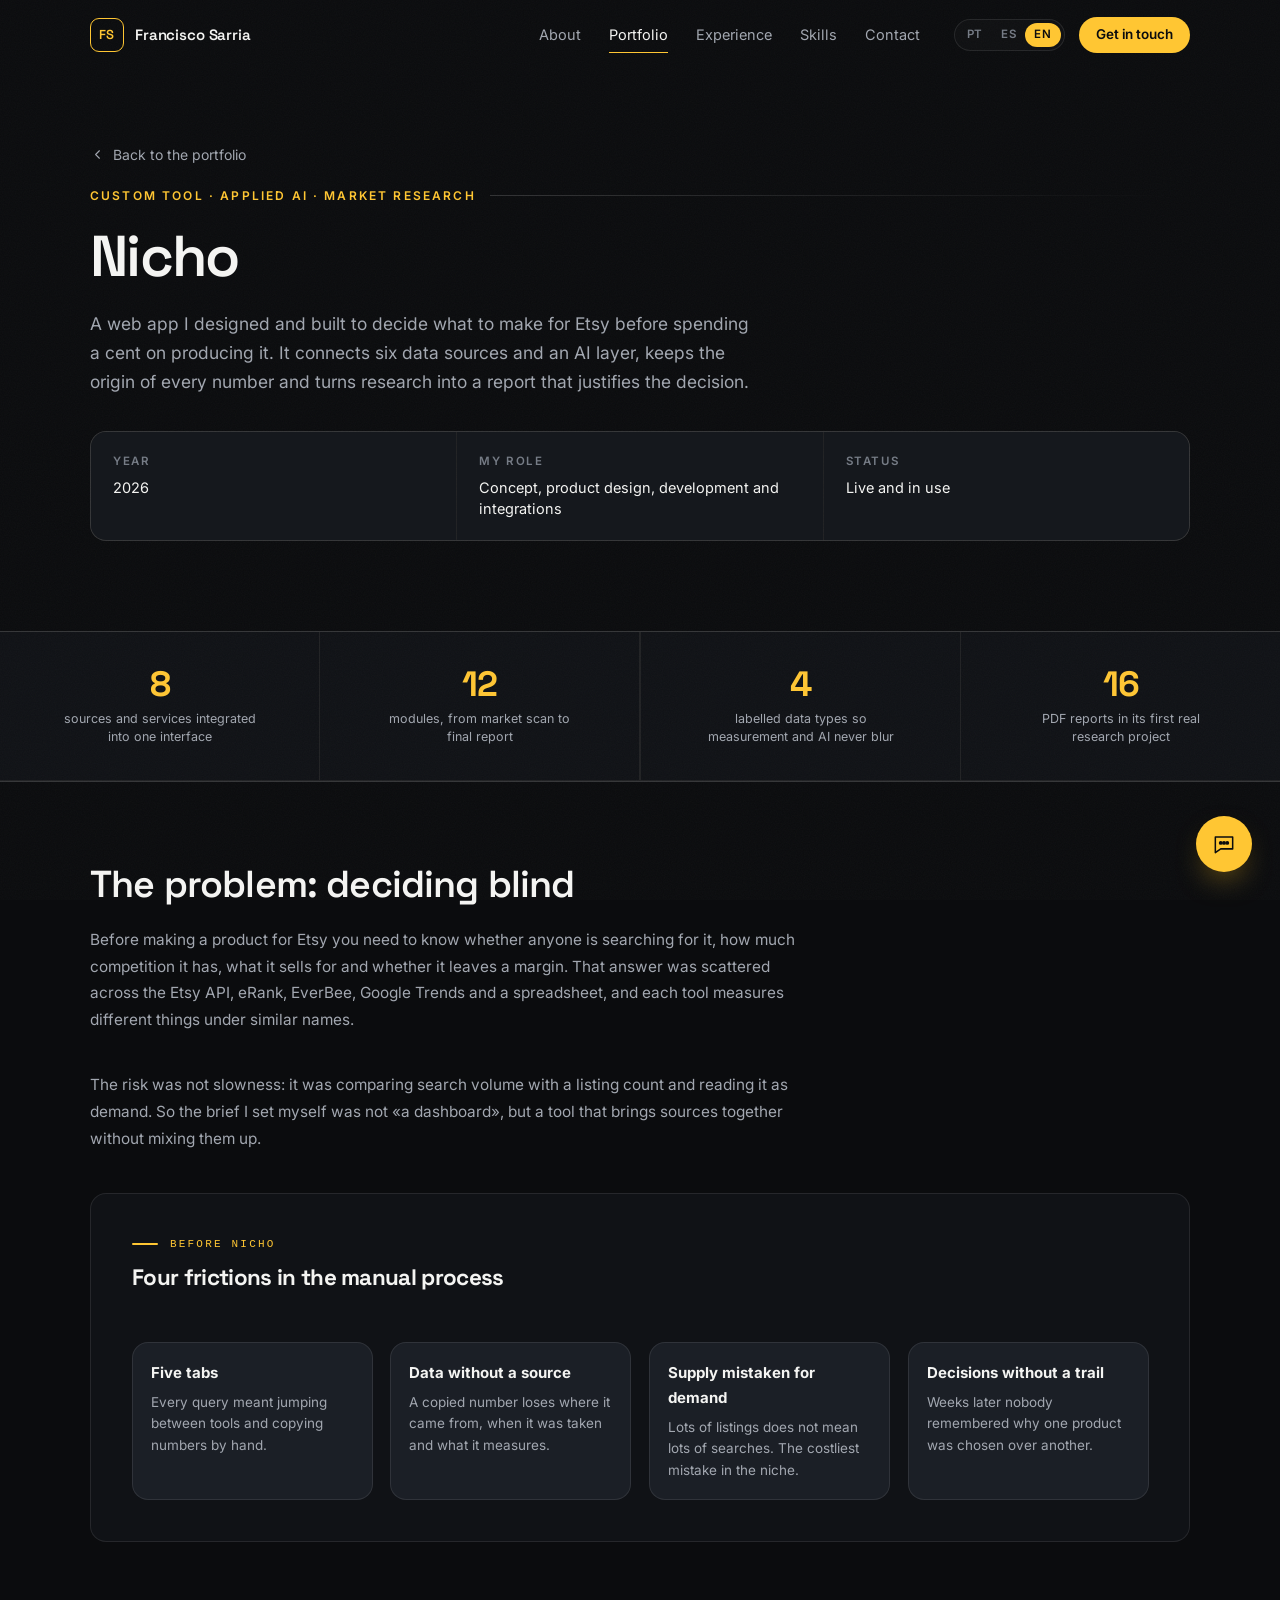
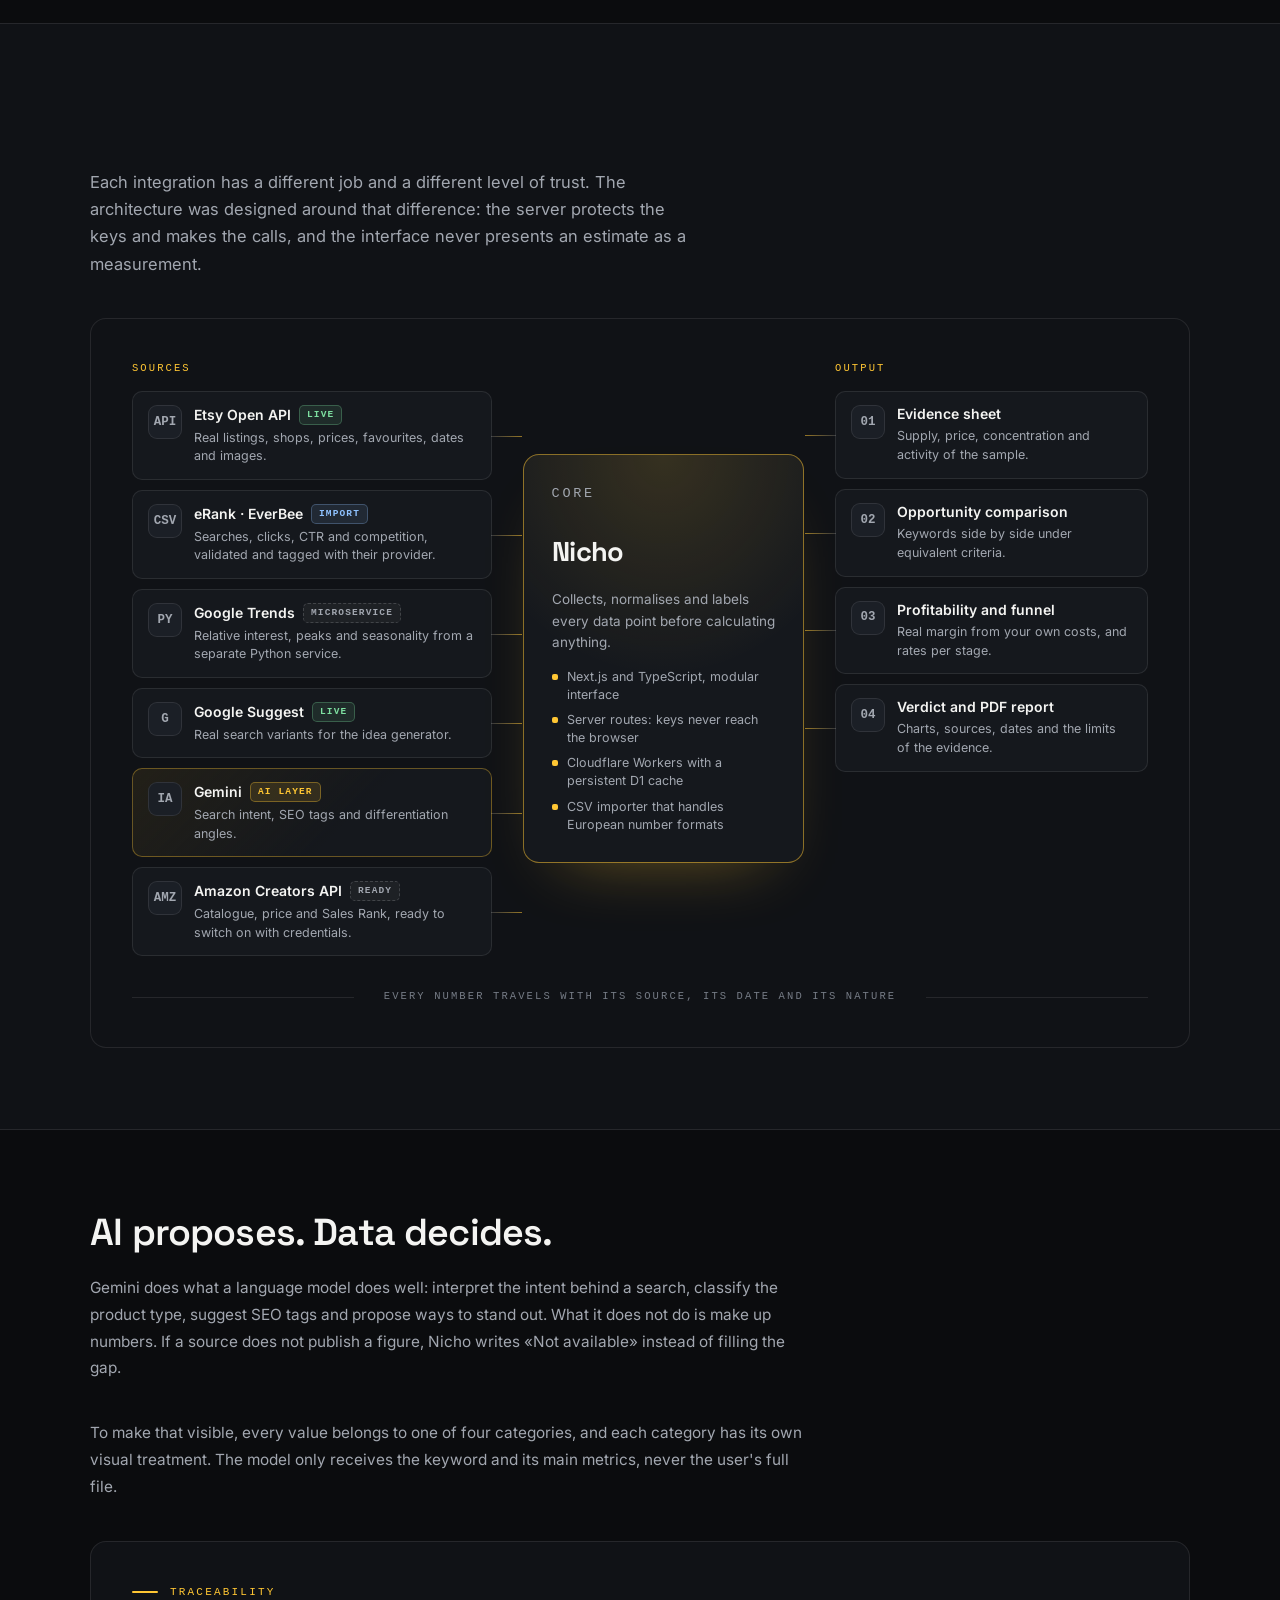
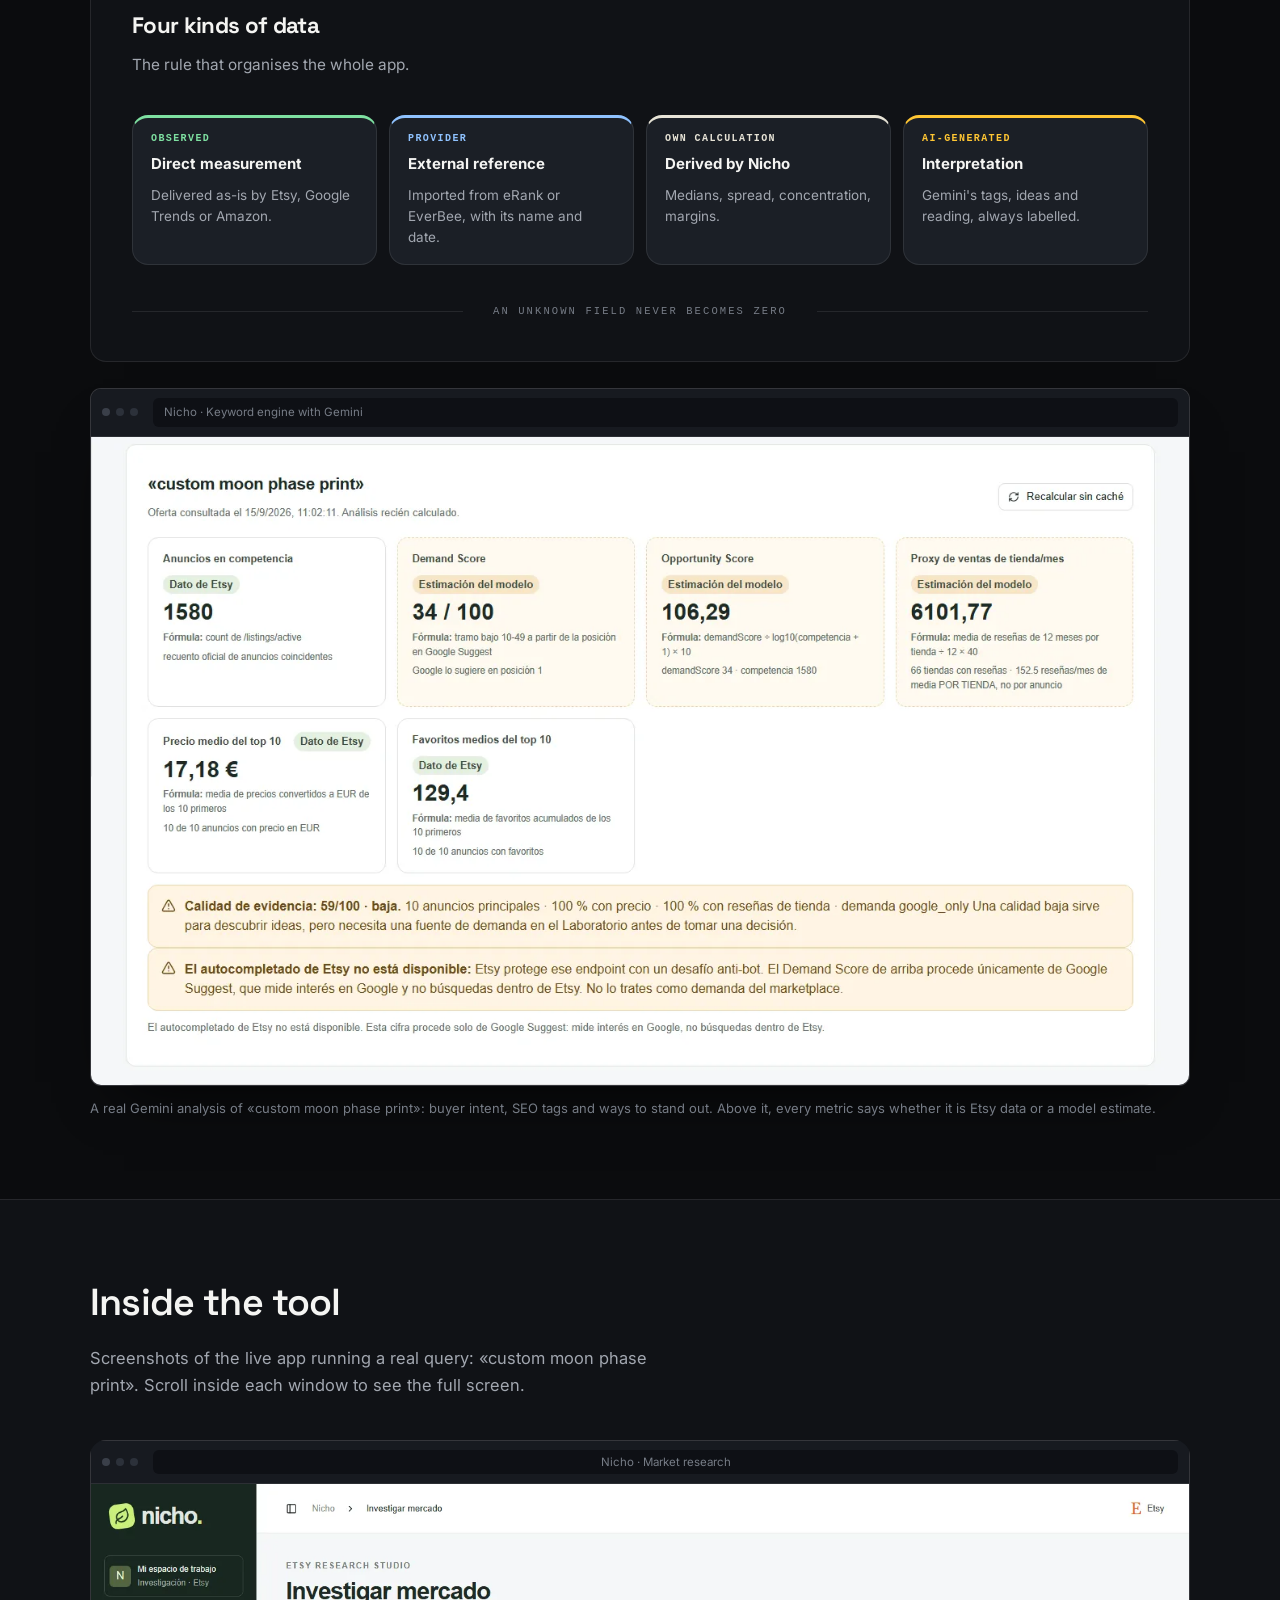
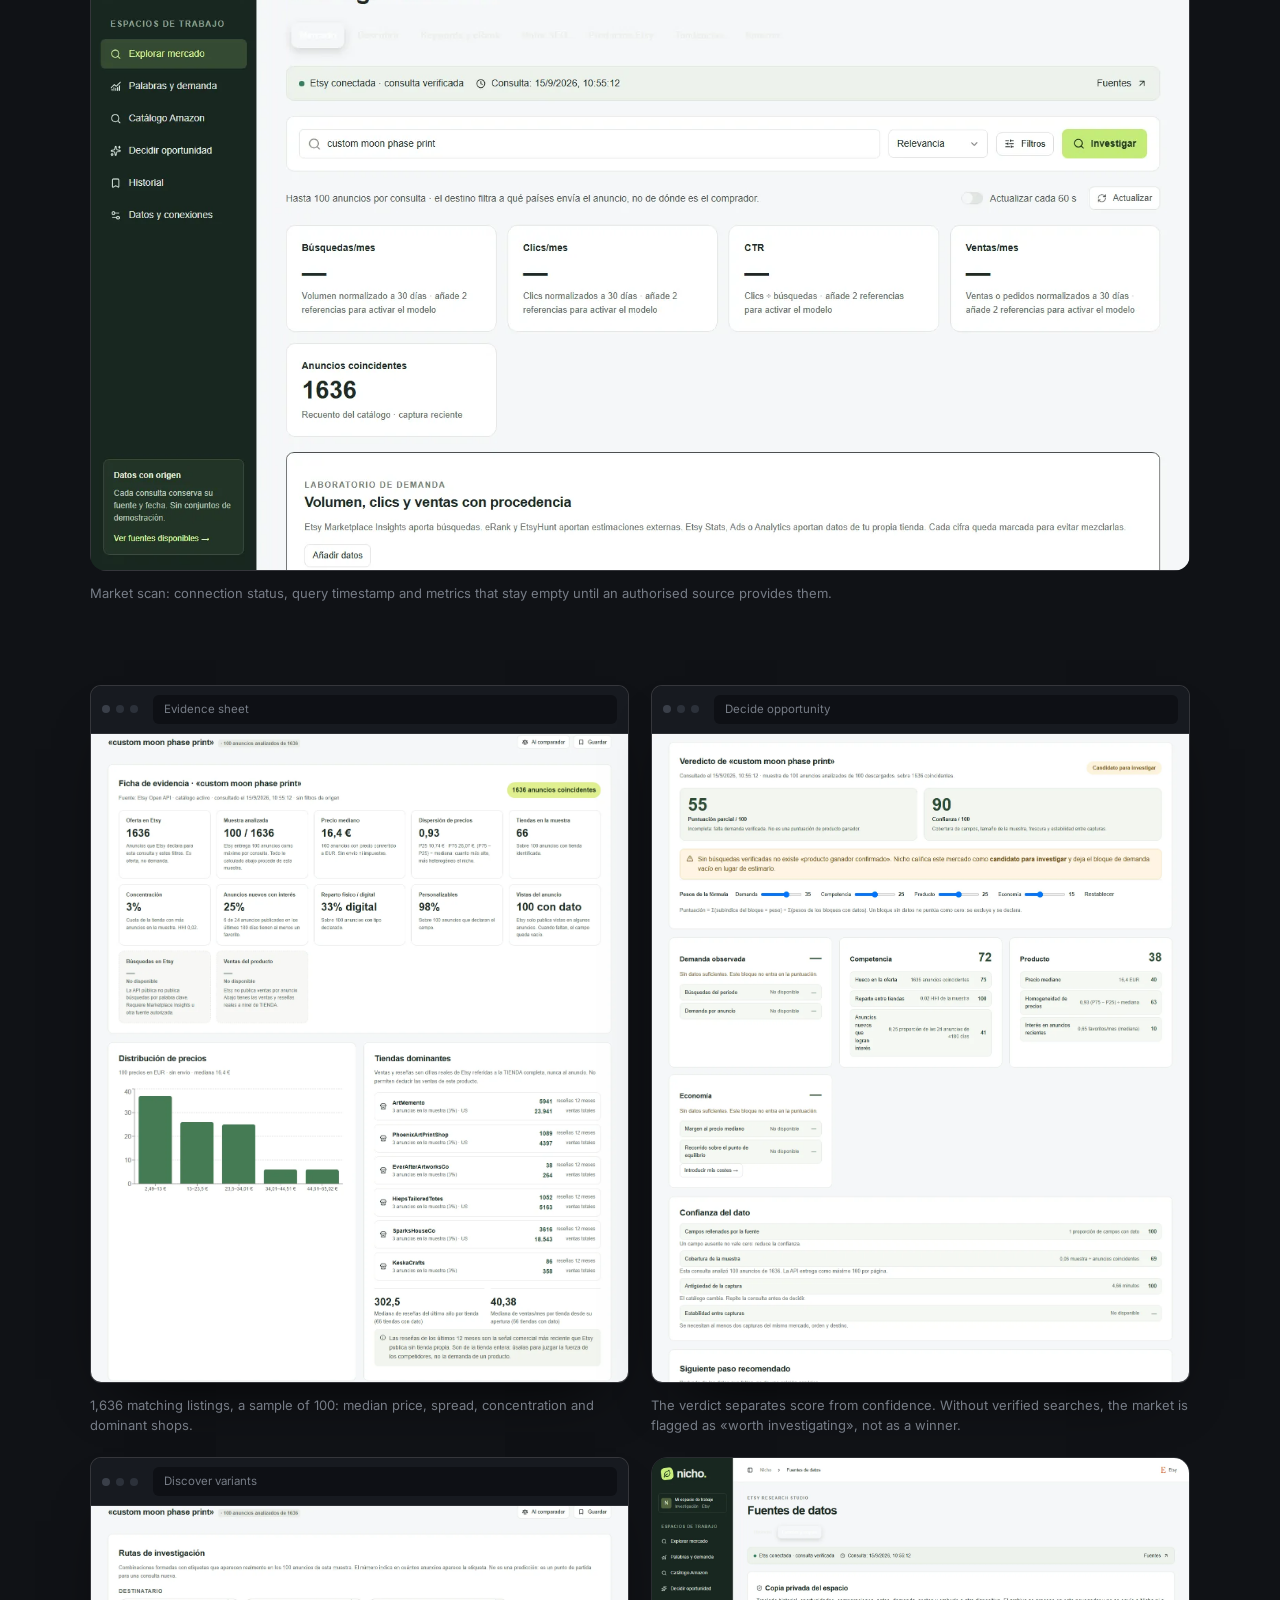
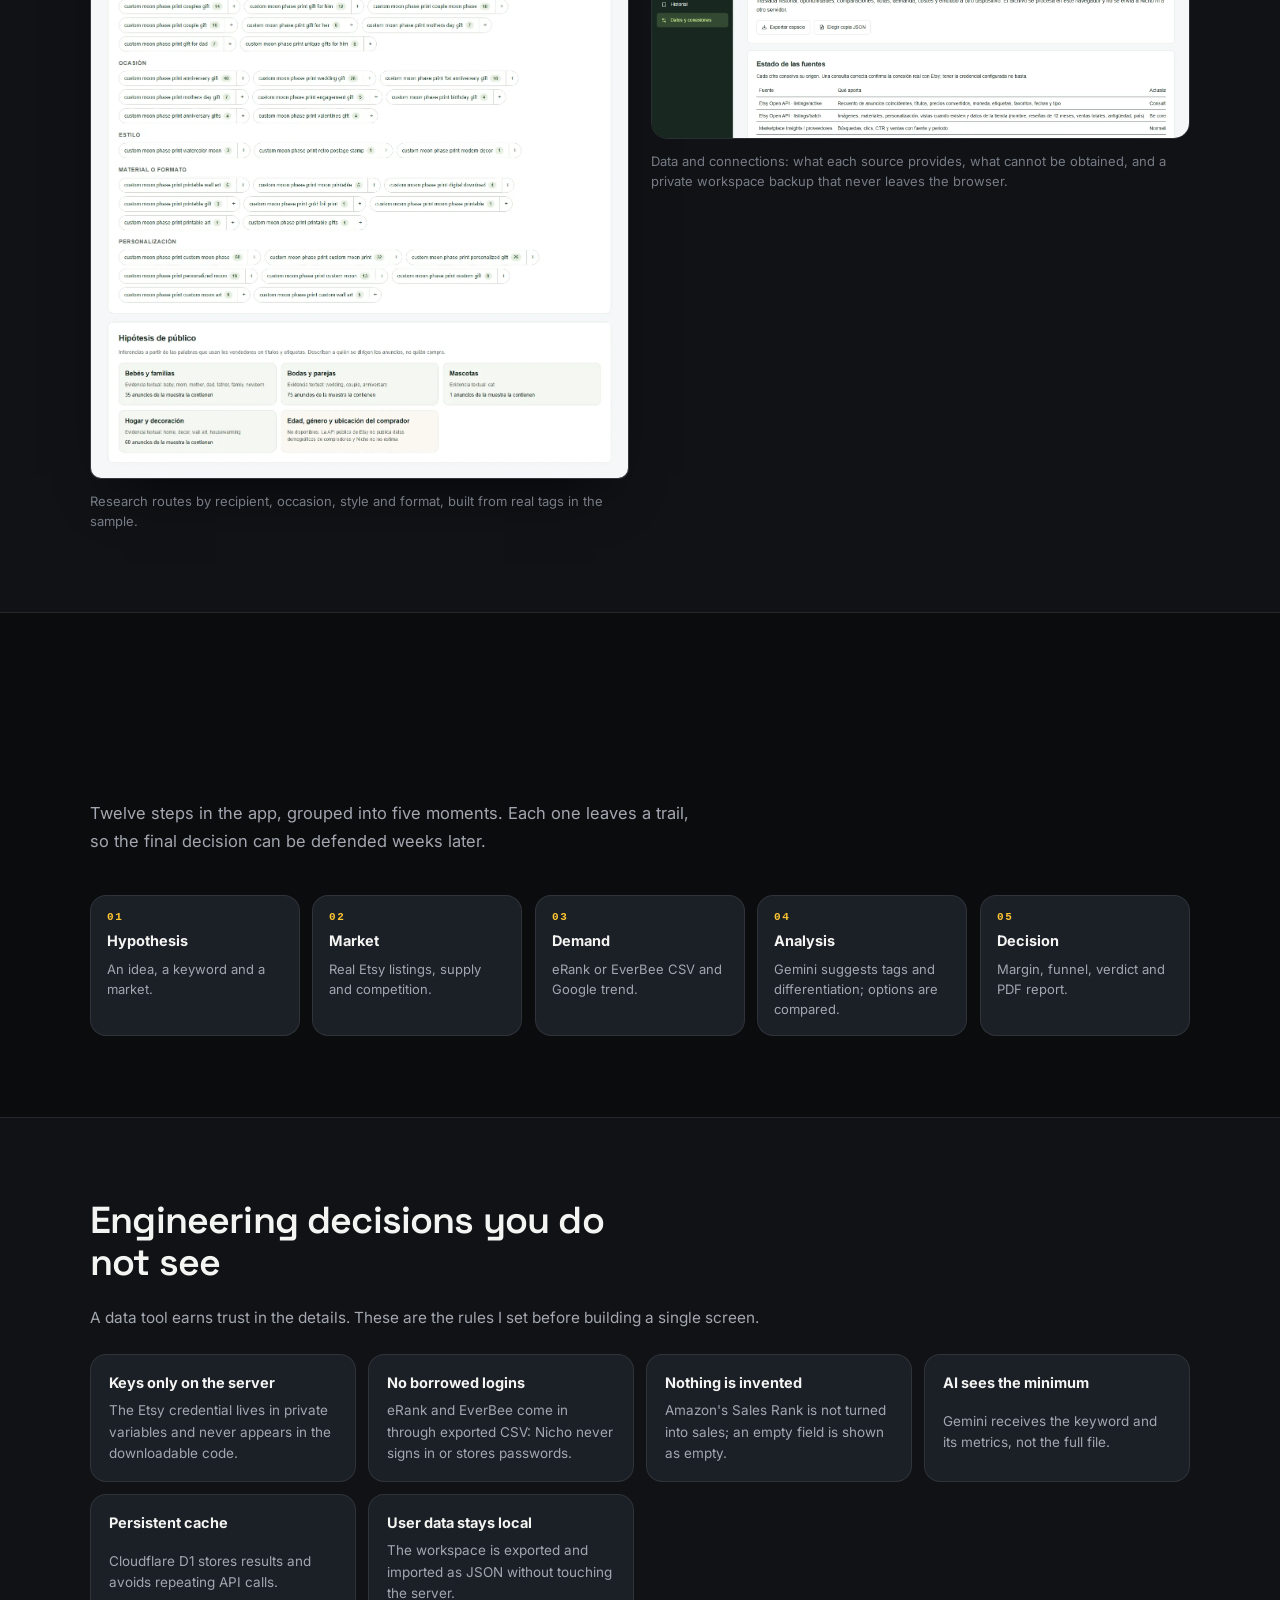
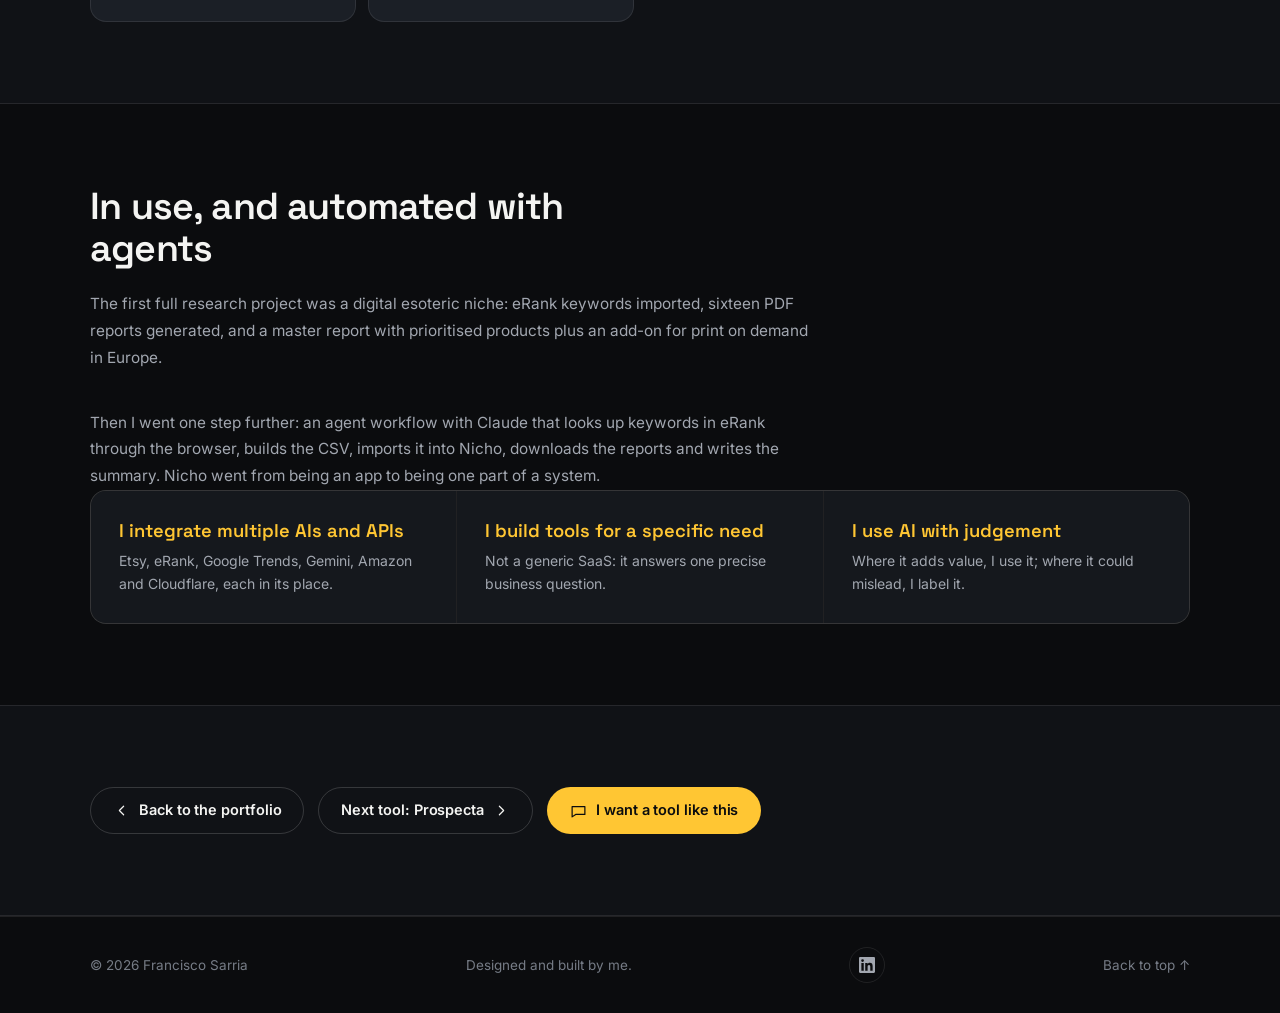
<file: nicho.html>
<!DOCTYPE html>
<html lang="es">
<head>
<meta charset="utf-8">
<meta name="viewport" content="width=device-width, initial-scale=1, viewport-fit=cover">
<title data-i18n="ni.meta.title">Nicho — herramienta de investigación de mercado con IA | Francisco Sarria</title>
<meta name="description" data-i18n-attr="content:ni.meta.desc" content="Una aplicación web a medida que integra Etsy, eRank, EverBee, Google Trends, Gemini y Amazon para decidir qué producto crear con datos trazables.">
<meta name="author" content="Francisco Sarria">
<meta name="theme-color" content="#0B0C0E">

<meta property="og:type" content="article">
<meta property="og:title" content="Nicho — Francisco Sarria">
<meta property="og:description" content="Una herramienta a medida que integra Etsy, eRank, Google Trends, Gemini y Amazon para investigar oportunidades de producto con datos trazables.">
<meta property="og:image" content="https://frajo10.github.io/cvfrancisco/assets/img/nicho/nicho-portada.webp">
<meta property="og:url" content="https://frajo10.github.io/cvfrancisco/nicho.html">

<meta name="twitter:card" content="summary_large_image">
<meta name="twitter:title" content="Nicho — Francisco Sarria">
<meta name="twitter:description" content="Una herramienta a medida que integra Etsy, eRank, Google Trends, Gemini y Amazon para investigar oportunidades de producto con datos trazables.">
<meta name="twitter:image" content="https://frajo10.github.io/cvfrancisco/assets/img/nicho/nicho-portada.webp">
<link rel="canonical" href="https://frajo10.github.io/cvfrancisco/nicho.html">
<link rel="icon" href="assets/img/favicon.svg" type="image/svg+xml">
<link rel="preconnect" href="https://fonts.googleapis.com">
<link rel="preconnect" href="https://fonts.gstatic.com" crossorigin>
<link href="https://fonts.googleapis.com/css2?family=Inter:wght@400;500;600&family=Space+Grotesk:wght@400;500;600;700&display=swap" rel="stylesheet">
<link rel="stylesheet" href="assets/css/style.css?v=62">
<script>document.documentElement.classList.add('js');</script>
<script type="application/ld+json">
{
  "@context": "https://schema.org",
  "@type": "SoftwareApplication",
  "name": "Nicho",
  "applicationCategory": "BusinessApplication",
  "operatingSystem": "Web",
  "url": "https://frajo10.github.io/cvfrancisco/nicho.html",
  "description": "Aplicación web a medida de investigación de mercado para Etsy que integra Etsy Open API, eRank, EverBee, Google Trends, Gemini y Amazon Creators API.",
  "image": "https://frajo10.github.io/cvfrancisco/assets/img/nicho/nicho-portada.webp",
  "inLanguage": "es",
  "author": { "@type": "Person", "name": "Francisco Sarria", "url": "https://frajo10.github.io/cvfrancisco/" },
  "isPartOf": { "@type": "CollectionPage", "name": "Portafolio", "url": "https://frajo10.github.io/cvfrancisco/portafolio.html" }
}
</script>
<script type="application/ld+json">
{
  "@context": "https://schema.org",
  "@type": "BreadcrumbList",
  "itemListElement": [
    { "@type": "ListItem", "position": 1, "name": "Inicio", "item": "https://frajo10.github.io/cvfrancisco/" },
    { "@type": "ListItem", "position": 2, "name": "Portafolio", "item": "https://frajo10.github.io/cvfrancisco/portafolio.html" },
    { "@type": "ListItem", "position": 3, "name": "Nicho", "item": "https://frajo10.github.io/cvfrancisco/nicho.html" }
  ]
}
</script>
</head>
<body>

<a class="skip-link" href="#contenido" data-i18n="a11y.skip">Ir al contenido</a>
<div class="progress" id="progress" aria-hidden="true"><span></span></div>

<!-- ============ HEADER ============ -->
<header class="site-header" id="header">
  <div class="wrap header-inner">
    <a href="index.html" class="brand" aria-label="Francisco Sarria">
      <span class="brand-mark">FS</span>
      <span class="brand-name">Francisco Sarria</span>
    </a>

    <nav class="nav" id="nav" aria-label="Principal">
      <a href="index.html#sobre-mi"    data-i18n="nav.about">Sobre mí</a>
      <a href="portafolio.html" class="active" data-i18n="nav.work">Portafolio</a>
      <a href="index.html#experiencia" data-i18n="nav.experience">Experiencia</a>
      <a href="index.html#habilidades" data-i18n="nav.skills">Habilidades</a>
      <a href="index.html#contacto"    data-i18n="nav.contact">Contacto</a>

      <div class="nav-tools">
        <div class="lang" role="group" aria-label="Idioma">
          <button type="button" data-lang="pt">PT</button>
          <button type="button" data-lang="es">ES</button>
          <button type="button" data-lang="en">EN</button>
        </div>
        <a href="index.html#contacto" class="btn btn-primary btn-sm nav-cta" data-i18n="cta.write">Escríbeme</a>
      </div>
    </nav>

    <button class="burger" id="burger" aria-expanded="false" aria-controls="nav" aria-label="Menú">
      <span></span><span></span>
    </button>
  </div>
</header>

<main id="contenido">

  <template data-lb-set="ni">
    <i data-src="assets/img/nicho/nicho-mercado.webp" data-alt="ani.mercado"></i>
    <i data-src="assets/img/nicho/nicho-fuentes.webp" data-alt="ani.fuentes"></i>
  </template>

  <!-- ============ CABECERA DEL CASO ============ -->
  <section class="page-head case-hero">
    <div class="wrap">
      <a href="portafolio.html" class="back-link reveal">
        <svg viewBox="0 0 24 24" aria-hidden="true"><path d="M15 6l-6 6 6 6"/></svg>
        <span data-i18n="work.back">Volver al portafolio</span>
      </a>
      <p class="kicker reveal"><span data-i18n="ni.cat">Herramienta a medida · IA aplicada · Investigación de mercado</span></p>
      <h1 class="reveal" data-d="1">Nicho</h1>
      <p class="lead reveal" data-d="2" data-i18n="ni.lead">Una aplicación web que diseñé y construí para decidir qué producto crear en Etsy antes de gastar un euro en fabricarlo. Conecta seis fuentes de datos y una capa de IA, conserva el origen de cada cifra y convierte la investigación en un informe que justifica la decisión.</p>
      <dl class="case-meta reveal" data-d="3">
        <div><dt data-i18n="fc.year.l">Año</dt><dd>2026</dd></div>
        <div><dt data-i18n="fc.role.l">Mi papel</dt><dd data-i18n="ni.role.v">Concepto, diseño de producto, desarrollo e integraciones</dd></div>
        <div><dt data-i18n="fc.state.l">Estado</dt><dd data-i18n="ni.state.v">Publicada y en uso</dd></div>
      </dl>
    </div>
  </section>

  <div class="case-kpis">
    <div class="case-kpi reveal" data-d="0" data-tilt="5"><b>8</b><span data-i18n="ni.kpi1">fuentes y servicios integrados en una sola interfaz</span></div>
    <div class="case-kpi reveal" data-d="1" data-tilt="5"><b>12</b><span data-i18n="ni.kpi2">módulos, del mercado al informe final</span></div>
    <div class="case-kpi reveal" data-d="2" data-tilt="5"><b>4</b><span data-i18n="ni.kpi3">tipos de dato etiquetados para no mezclar medición e IA</span></div>
    <div class="case-kpi reveal" data-d="3" data-tilt="5"><b>16</b><span data-i18n="ni.kpi4">informes PDF en su primera investigación real</span></div>
  </div>

  <!-- ============ 1 · EL PROBLEMA ============ -->
  <section class="case-sec">
    <div class="wrap">
      <h2 class="reveal" data-i18n="ni.s1.h">El problema: decidir a ciegas</h2>
      <div class="prose stack reveal">
        <p data-i18n="ni.s1.p1">Antes de crear un producto para Etsy hay que saber si alguien lo busca, cuánta competencia tiene, a qué precio se vende y si deja margen. Esa respuesta estaba repartida entre la API de Etsy, eRank, EverBee, Google Trends y una hoja de cálculo, y cada herramienta mide cosas distintas con nombres parecidos.</p>
        <p data-i18n="ni.s1.p2">El riesgo no era tardar: era comparar un volumen de búsquedas con un recuento de anuncios y tomarlo como demanda. Por eso el encargo que me hice no fue «un dashboard», sino una herramienta que junte las fuentes sin mezclarlas.</p>
      </div>

      <div class="pan pe reveal">
        <div class="pe-head">
          <p class="pe-eyebrow"><i></i><span data-i18n="ni.s1.eye">Antes de Nicho</span></p>
          <h3 class="pe-title" data-i18n="ni.s1.pan.h">Cuatro fricciones del proceso manual</h3>
        </div>
        <ul class="pan-tiles pan-tiles--4">
          <li class="fc-cero" data-tilt="6"><b data-i18n="ni.f1">Cinco pestañas</b><span data-i18n="ni.f1d">Cada consulta obligaba a saltar entre herramientas y copiar cifras a mano.</span></li>
          <li class="fc-cero" data-tilt="6"><b data-i18n="ni.f2">Datos sin origen</b><span data-i18n="ni.f2d">Una cifra copiada pierde de dónde salió, de qué fecha es y qué mide.</span></li>
          <li class="fc-cero" data-tilt="6"><b data-i18n="ni.f3">Oferta confundida con demanda</b><span data-i18n="ni.f3d">Muchos anuncios no significan muchas búsquedas. El error más caro del nicho.</span></li>
          <li class="fc-cero" data-tilt="6"><b data-i18n="ni.f4">Decisiones sin rastro</b><span data-i18n="ni.f4d">Semanas después nadie recordaba por qué se eligió un producto y no otro.</span></li>
        </ul>
      </div>
    </div>
  </section>

  <!-- ============ 2 · ARQUITECTURA ============ -->
  <section class="case-sec section-alt">
    <div class="wrap">
      <h2 class="reveal" data-i18n="ni.s2.h">Qué conecté y cómo</h2>
      <div class="case-copy case-lead reveal"><p data-i18n="ni.s2.lead">Cada integración tiene un trabajo y un nivel de confianza distinto. La arquitectura se diseñó alrededor de esa diferencia: el servidor protege las claves y hace las llamadas, y la interfaz nunca presenta una estimación como si fuera una medición.</p></div>

      <div class="pan reveal">
        <div class="imap">
          <div class="imap-col imap-col--src">
            <p class="pan-label" data-i18n="ni.map.in">Fuentes</p>
            <div class="imap-src"><span class="imap-ico">API</span><b>Etsy Open API <em class="st st--on" data-i18n="st.on">Activa</em></b><span data-i18n="ni.src.etsy">Anuncios, tiendas, precios, favoritos, fechas e imágenes reales.</span></div>
            <div class="imap-src"><span class="imap-ico">CSV</span><b>eRank · EverBee <em class="st st--csv" data-i18n="st.csv">Importación</em></b><span data-i18n="ni.src.erank">Búsquedas, clics, CTR y competencia, validados y con su proveedor.</span></div>
            <div class="imap-src"><span class="imap-ico">PY</span><b>Google Trends <em class="st st--prep" data-i18n="st.local">Microservicio</em></b><span data-i18n="ni.src.trends">Interés relativo, picos y estacionalidad desde un servicio Python aparte.</span></div>
            <div class="imap-src"><span class="imap-ico">G</span><b>Google Suggest <em class="st st--on" data-i18n="st.on">Activa</em></b><span data-i18n="ni.src.suggest">Variantes reales de búsqueda para el generador de ideas.</span></div>
            <div class="imap-src imap-src--ai"><span class="imap-ico">IA</span><b>Gemini <em class="st st--ai" data-i18n="st.ai">Capa de IA</em></b><span data-i18n="ni.src.gemini">Intención de búsqueda, etiquetas SEO y ángulos de diferenciación.</span></div>
            <div class="imap-src"><span class="imap-ico">AMZ</span><b>Amazon Creators API <em class="st st--prep" data-i18n="st.prep">Preparada</em></b><span data-i18n="ni.src.amazon">Catálogo, precio y Sales Rank, listo para activar con credenciales.</span></div>
          </div>

          <div class="imap-core">
            <span class="pulse" aria-hidden="true"></span>
            <p class="pan-label" data-i18n="ni.map.core">Núcleo</p>
            <h4>Nicho</h4>
            <p data-i18n="ni.core.p">Recoge, normaliza y etiqueta cada dato antes de calcular nada.</p>
            <ul>
              <li data-i18n="ni.core.1">Next.js y TypeScript, interfaz modular</li>
              <li data-i18n="ni.core.2">Rutas de servidor: las claves nunca llegan al navegador</li>
              <li data-i18n="ni.core.3">Cloudflare Workers con caché persistente en D1</li>
              <li data-i18n="ni.core.4">Importador CSV tolerante a formatos europeos</li>
            </ul>
          </div>

          <div class="imap-col">
            <p class="pan-label" data-i18n="ni.map.out">Resultado</p>
            <div class="imap-out"><span class="imap-ico">01</span><b data-i18n="ni.out.1">Ficha de evidencia</b><span data-i18n="ni.out.1d">Oferta, precio, concentración y actividad de la muestra.</span></div>
            <div class="imap-out"><span class="imap-ico">02</span><b data-i18n="ni.out.2">Comparador de oportunidades</b><span data-i18n="ni.out.2d">Palabras clave frente a frente con criterios equivalentes.</span></div>
            <div class="imap-out"><span class="imap-ico">03</span><b data-i18n="ni.out.3">Rentabilidad y embudo</b><span data-i18n="ni.out.3d">Margen real con costes propios y tasas por etapa.</span></div>
            <div class="imap-out"><span class="imap-ico">04</span><b data-i18n="ni.out.4">Veredicto e informe PDF</b><span data-i18n="ni.out.4d">Gráficos, fuentes, fechas y límites de la evidencia.</span></div>
          </div>
        </div>
        <p class="pan-rule"><span data-i18n="ni.map.rule">Cada cifra viaja con su fuente, su fecha y su naturaleza</span></p>
      </div>
    </div>
  </section>

  <!-- ============ 3 · LA IA ============ -->
  <section class="case-sec">
    <div class="wrap">
      <h2 class="reveal" data-i18n="ni.s3.h">La IA propone. Los datos deciden.</h2>
      <div class="prose stack reveal">
        <p data-i18n="ni.s3.p1">Gemini hace lo que un modelo de lenguaje hace bien: interpretar la intención de una búsqueda, clasificar el tipo de producto, proponer etiquetas SEO y sugerir cómo diferenciar la oferta. Lo que no hace es inventar cifras. Si una fuente no publica un dato, Nicho escribe «No disponible» en lugar de rellenarlo.</p>
        <p data-i18n="ni.s3.p2">Para que eso se vea en la interfaz, cada valor pertenece a una de cuatro categorías, y cada categoría tiene su propio tratamiento visual. Al modelo solo le llega la palabra clave y sus métricas principales, nunca el archivo completo del usuario.</p>
      </div>

      <div class="pan pe reveal">
        <div class="pe-head">
          <p class="pe-eyebrow"><i></i><span data-i18n="ni.dt.eye">Trazabilidad</span></p>
          <h3 class="pe-title" data-i18n="ni.dt.h">Cuatro naturalezas del dato</h3>
          <p class="pe-sub" data-i18n="ni.dt.p">La regla que ordena toda la aplicación.</p>
        </div>
        <div class="dtypes">
          <div class="dtype dtype--obs" data-tilt="5"><em data-i18n="ni.dt.1e">Observado</em><b data-i18n="ni.dt.1">Medición directa</b><span data-i18n="ni.dt.1d">Lo entrega Etsy, Google Trends o Amazon tal cual.</span></div>
          <div class="dtype dtype--prov" data-tilt="5"><em data-i18n="ni.dt.2e">Proveedor</em><b data-i18n="ni.dt.2">Referencia externa</b><span data-i18n="ni.dt.2d">Importado de eRank o EverBee, con su nombre y fecha.</span></div>
          <div class="dtype dtype--calc" data-tilt="5"><em data-i18n="ni.dt.3e">Cálculo propio</em><b data-i18n="ni.dt.3">Derivado por Nicho</b><span data-i18n="ni.dt.3d">Medianas, dispersión, concentración, márgenes.</span></div>
          <div class="dtype dtype--ia" data-tilt="5"><em data-i18n="ni.dt.4e">Generado por IA</em><b data-i18n="ni.dt.4">Interpretación</b><span data-i18n="ni.dt.4d">Etiquetas, ideas y lectura de Gemini, siempre marcadas.</span></div>
        </div>
        <p class="pan-rule"><span data-i18n="ni.dt.rule">Un campo desconocido nunca se convierte en cero</span></p>
      </div>

      <figure class="fig gal-esc reveal">
        <div class="browser browser--scroll">
          <div class="browser-bar">
            <span class="tl"></span><span class="tl"></span><span class="tl"></span>
            <span class="url" data-i18n="ni.url.motor">Nicho · Motor de palabras clave con Gemini</span>
          </div>
          <div class="browser-scroll">
            <img src="assets/img/nicho/nicho-motor-ia.webp" data-i18n-attr="alt:ani.motor" alt="" loading="lazy" width="1359" height="2511">
          </div>
        </div>
        <figcaption data-i18n="ni.cap.motor">Análisis real con Gemini sobre «custom moon phase print»: intención de compra, etiquetas SEO y formas de diferenciarse. Encima, cada métrica indica si es dato de Etsy o estimación del modelo.</figcaption>
      </figure>
    </div>
  </section>

  <!-- ============ 4 · LA HERRAMIENTA ============ -->
  <section class="case-sec section-alt">
    <div class="wrap">
      <h2 class="reveal" data-i18n="ni.s4.h">La herramienta por dentro</h2>
      <div class="case-copy case-lead reveal"><p data-i18n="ni.s4.lead">Capturas de la aplicación publicada con una consulta real: «custom moon phase print». Desliza dentro de cada ventana para recorrer la pantalla completa.</p></div>

      <div class="stack-lg">
        <figure class="fig reveal">
          <button class="lb-open-btn lb-open-btn--plena" type="button" data-lb="ni" data-lb-i="0">
            <div class="browser">
              <div class="browser-bar">
                <span class="tl"></span><span class="tl"></span><span class="tl"></span>
                <span class="url" data-i18n="ni.url.mercado">Nicho · Investigar mercado</span>
              </div>
              <img src="assets/img/nicho/nicho-mercado.webp" data-i18n-attr="alt:ani.mercado" alt="" loading="lazy" width="1600" height="1000">
            </div>
          </button>
          <figcaption data-i18n="ni.cap.mercado">Explorar mercado: estado de la conexión, fecha de la consulta y métricas que se quedan vacías hasta tener una fuente autorizada.</figcaption>
        </figure>

        <div class="fc-par reveal">
          <figure class="fig">
            <div class="browser browser--scroll">
              <div class="browser-bar">
                <span class="tl"></span><span class="tl"></span><span class="tl"></span>
                <span class="url" data-i18n="ni.url.evid">Ficha de evidencia</span>
              </div>
              <div class="browser-scroll">
                <img src="assets/img/nicho/nicho-evidencia.webp" data-i18n-attr="alt:ani.evid" alt="" loading="lazy" width="1359" height="1860">
              </div>
            </div>
            <figcaption data-i18n="ni.cap.evid">1.636 anuncios coincidentes, muestra de 100: precio mediano, dispersión, concentración y tiendas dominantes.</figcaption>
          </figure>
          <figure class="fig">
            <div class="browser browser--scroll">
              <div class="browser-bar">
                <span class="tl"></span><span class="tl"></span><span class="tl"></span>
                <span class="url" data-i18n="ni.url.ver">Decidir oportunidad</span>
              </div>
              <div class="browser-scroll">
                <img src="assets/img/nicho/nicho-veredicto.webp" data-i18n-attr="alt:ani.ver" alt="" loading="lazy" width="1359" height="2540">
              </div>
            </div>
            <figcaption data-i18n="ni.cap.ver">El veredicto separa puntuación y confianza. Sin búsquedas verificadas, el mercado queda como «candidato para investigar», no como ganador.</figcaption>
          </figure>
          <figure class="fig">
            <div class="browser browser--scroll">
              <div class="browser-bar">
                <span class="tl"></span><span class="tl"></span><span class="tl"></span>
                <span class="url" data-i18n="ni.url.desc">Descubrir variantes</span>
              </div>
              <div class="browser-scroll">
                <img src="assets/img/nicho/nicho-descubrir.webp" data-i18n-attr="alt:ani.desc" alt="" loading="lazy" width="1359" height="1447">
              </div>
            </div>
            <figcaption data-i18n="ni.cap.desc">Rutas de investigación por destinatario, ocasión, estilo y formato, construidas con etiquetas reales de la muestra.</figcaption>
          </figure>
          <figure class="fig">
            <button class="lb-open-btn lb-open-btn--plena" type="button" data-lb="ni" data-lb-i="1">
              <img src="assets/img/nicho/nicho-fuentes.webp" data-i18n-attr="alt:ani.fuentes" alt="" loading="lazy" width="1600" height="1735">
            </button>
            <figcaption data-i18n="ni.cap.fuentes">Datos y conexiones: qué aporta cada fuente, qué no se puede obtener y copia privada del espacio que nunca sale del navegador.</figcaption>
          </figure>
        </div>
      </div>
    </div>
  </section>

  <!-- ============ 5 · FLUJO ============ -->
  <section class="case-sec">
    <div class="wrap">
      <h2 class="reveal" data-i18n="ni.s5.h">De una idea a una decisión documentada</h2>
      <div class="case-copy case-lead reveal"><p data-i18n="ni.s5.lead">Doce pasos en la aplicación, agrupados en cinco momentos. Cada uno deja rastro, así que la decisión final se puede defender semanas después.</p></div>
      <ol class="flow reveal">
        <li data-tilt="4"><b data-i18n="ni.fl.1">Hipótesis</b><span data-i18n="ni.fl.1d">Una idea, una palabra clave y un mercado.</span></li>
        <li data-tilt="4"><b data-i18n="ni.fl.2">Mercado</b><span data-i18n="ni.fl.2d">Anuncios reales de Etsy, oferta y competencia.</span></li>
        <li data-tilt="4"><b data-i18n="ni.fl.3">Demanda</b><span data-i18n="ni.fl.3d">CSV de eRank o EverBee y tendencia en Google.</span></li>
        <li data-tilt="4"><b data-i18n="ni.fl.4">Análisis</b><span data-i18n="ni.fl.4d">Gemini propone etiquetas y diferenciación; se compara.</span></li>
        <li data-tilt="4"><b data-i18n="ni.fl.5">Decisión</b><span data-i18n="ni.fl.5d">Margen, embudo, veredicto e informe PDF.</span></li>
      </ol>
    </div>
  </section>

  <!-- ============ 6 · DECISIONES ============ -->
  <section class="case-sec section-alt">
    <div class="wrap">
      <h2 class="reveal" data-i18n="ni.s6.h">Decisiones de ingeniería que no se ven</h2>
      <div class="prose stack reveal">
        <p data-i18n="ni.s6.p1">Una herramienta de datos se gana la confianza en los detalles. Estas son las reglas que fijé antes de programar las pantallas.</p>
      </div>
      <ul class="fc-seg reveal">
        <li data-tilt="4"><b data-i18n="ni.seg.1">Claves solo en el servidor</b><span data-i18n="ni.seg.1d">La credencial de Etsy vive en variables privadas y no aparece en el código descargable.</span></li>
        <li data-tilt="4"><b data-i18n="ni.seg.2">Sin robar accesos</b><span data-i18n="ni.seg.2d">eRank y EverBee entran por CSV exportado: Nicho no inicia sesión ni guarda contraseñas.</span></li>
        <li data-tilt="4"><b data-i18n="ni.seg.3">Nada se inventa</b><span data-i18n="ni.seg.3d">El Sales Rank de Amazon no se traduce en ventas; un campo vacío se muestra como vacío.</span></li>
        <li data-tilt="4"><b data-i18n="ni.seg.4">La IA ve lo mínimo</b><span data-i18n="ni.seg.4d">A Gemini llega la palabra clave y sus métricas, no el archivo completo.</span></li>
        <li data-tilt="4"><b data-i18n="ni.seg.5">Caché persistente</b><span data-i18n="ni.seg.5d">Cloudflare D1 guarda resultados y evita repetir llamadas a las APIs.</span></li>
        <li data-tilt="4"><b data-i18n="ni.seg.6">Datos del usuario en local</b><span data-i18n="ni.seg.6d">El espacio de trabajo se exporta e importa como JSON sin pasar por el servidor.</span></li>
      </ul>
    </div>
  </section>

  <!-- ============ 7 · EN USO ============ -->
  <section class="case-sec">
    <div class="wrap">
      <h2 class="reveal" data-i18n="ni.s7.h">En uso, y automatizada con agentes</h2>
      <div class="prose stack reveal">
        <p data-i18n="ni.s7.p1">La primera investigación completa fue un nicho esotérico digital: palabras clave de eRank importadas, dieciséis informes PDF generados y un informe maestro con los productos priorizados y un complemento para impresión bajo demanda en Europa.</p>
        <p data-i18n="ni.s7.p2">Después di un paso más: un flujo de agente con Claude que busca las palabras en eRank desde el navegador, construye el CSV, lo importa en Nicho, descarga los informes y redacta la síntesis. Nicho pasó de ser una aplicación a ser una pieza dentro de un sistema.</p>
      </div>

      <div class="proof reveal">
        <div><b data-i18n="ni.pr.1">Integro varias IAs y APIs</b><p data-i18n="ni.pr.1d">Etsy, eRank, Google Trends, Gemini, Amazon y Cloudflare, cada una en su sitio.</p></div>
        <div><b data-i18n="ni.pr.2">Diseño herramientas para una necesidad concreta</b><p data-i18n="ni.pr.2d">No es un SaaS genérico: responde a una pregunta de negocio precisa.</p></div>
        <div><b data-i18n="ni.pr.3">Trato la IA con criterio</b><p data-i18n="ni.pr.3d">La uso donde aporta y la etiqueta donde podría confundir.</p></div>
      </div>
    </div>
  </section>

  <!-- ============ ACCIONES ============ -->
  <section class="case-sec section-alt">
    <div class="wrap">
      <div class="case-actions reveal">
        <a href="portafolio.html" class="btn btn-ghost">
          <svg viewBox="0 0 24 24" aria-hidden="true"><path d="M15 6l-6 6 6 6"/></svg>
          <span data-i18n="work.back">Volver al portafolio</span>
        </a>
        <a href="prospecta.html" class="btn btn-ghost">
          <span data-i18n="ni.next">Siguiente herramienta: Prospecta</span>
          <svg viewBox="0 0 24 24" aria-hidden="true"><path d="M9 6l6 6-6 6"/></svg>
        </a>
        <a href="index.html#contacto" class="btn btn-primary">
          <svg viewBox="0 0 24 24" aria-hidden="true"><path d="M3 6.5h18v11H8l-5 3.5z"/></svg>
          <span data-i18n="tools.cta">Quiero una herramienta así</span>
        </a>
      </div>
    </div>
  </section>

</main>

<footer class="site-footer">
  <div class="wrap footer-inner">
    <p>© <span id="year">2026</span> Francisco Sarria</p>
    <p data-i18n="footer.note">Diseñado y desarrollado por mí.</p>

    <ul class="foot-social">
        <li><a href="https://www.linkedin.com/in/francisco-sarria-528048232/" target="_blank" rel="noopener noreferrer" aria-label="LinkedIn"><svg class="ico-brand" viewBox="0 0 24 24" aria-hidden="true"><path d="M20.45 20.45h-3.55v-5.57c0-1.33-.03-3.04-1.86-3.04-1.85 0-2.13 1.45-2.13 2.94v5.67H9.35V9h3.41v1.56h.05c.48-.9 1.64-1.85 3.37-1.85 3.6 0 4.27 2.37 4.27 5.46v6.28zM5.34 7.43a2.06 2.06 0 1 1 0-4.13 2.06 2.06 0 0 1 0 4.13zm1.78 13.02H3.56V9h3.56v11.45zM22.22 0H1.77C.79 0 0 .77 0 1.73v20.54C0 23.23.79 24 1.77 24h20.45c.98 0 1.78-.77 1.78-1.73V1.73C24 .77 23.2 0 22.22 0z"/></svg></a></li>
    </ul>
    <a href="#contenido" class="to-top" data-i18n="footer.top">Volver arriba ↑</a>
  </div>
</footer>

<script src="assets/js/i18n.js?v=62"></script>
<script src="assets/js/main.js?v=62"></script>
<script src="assets/js/motion.js?v=62" defer></script>
<script src="assets/js/asistente.js?v=62" defer></script>
</body>
</html>
</file>
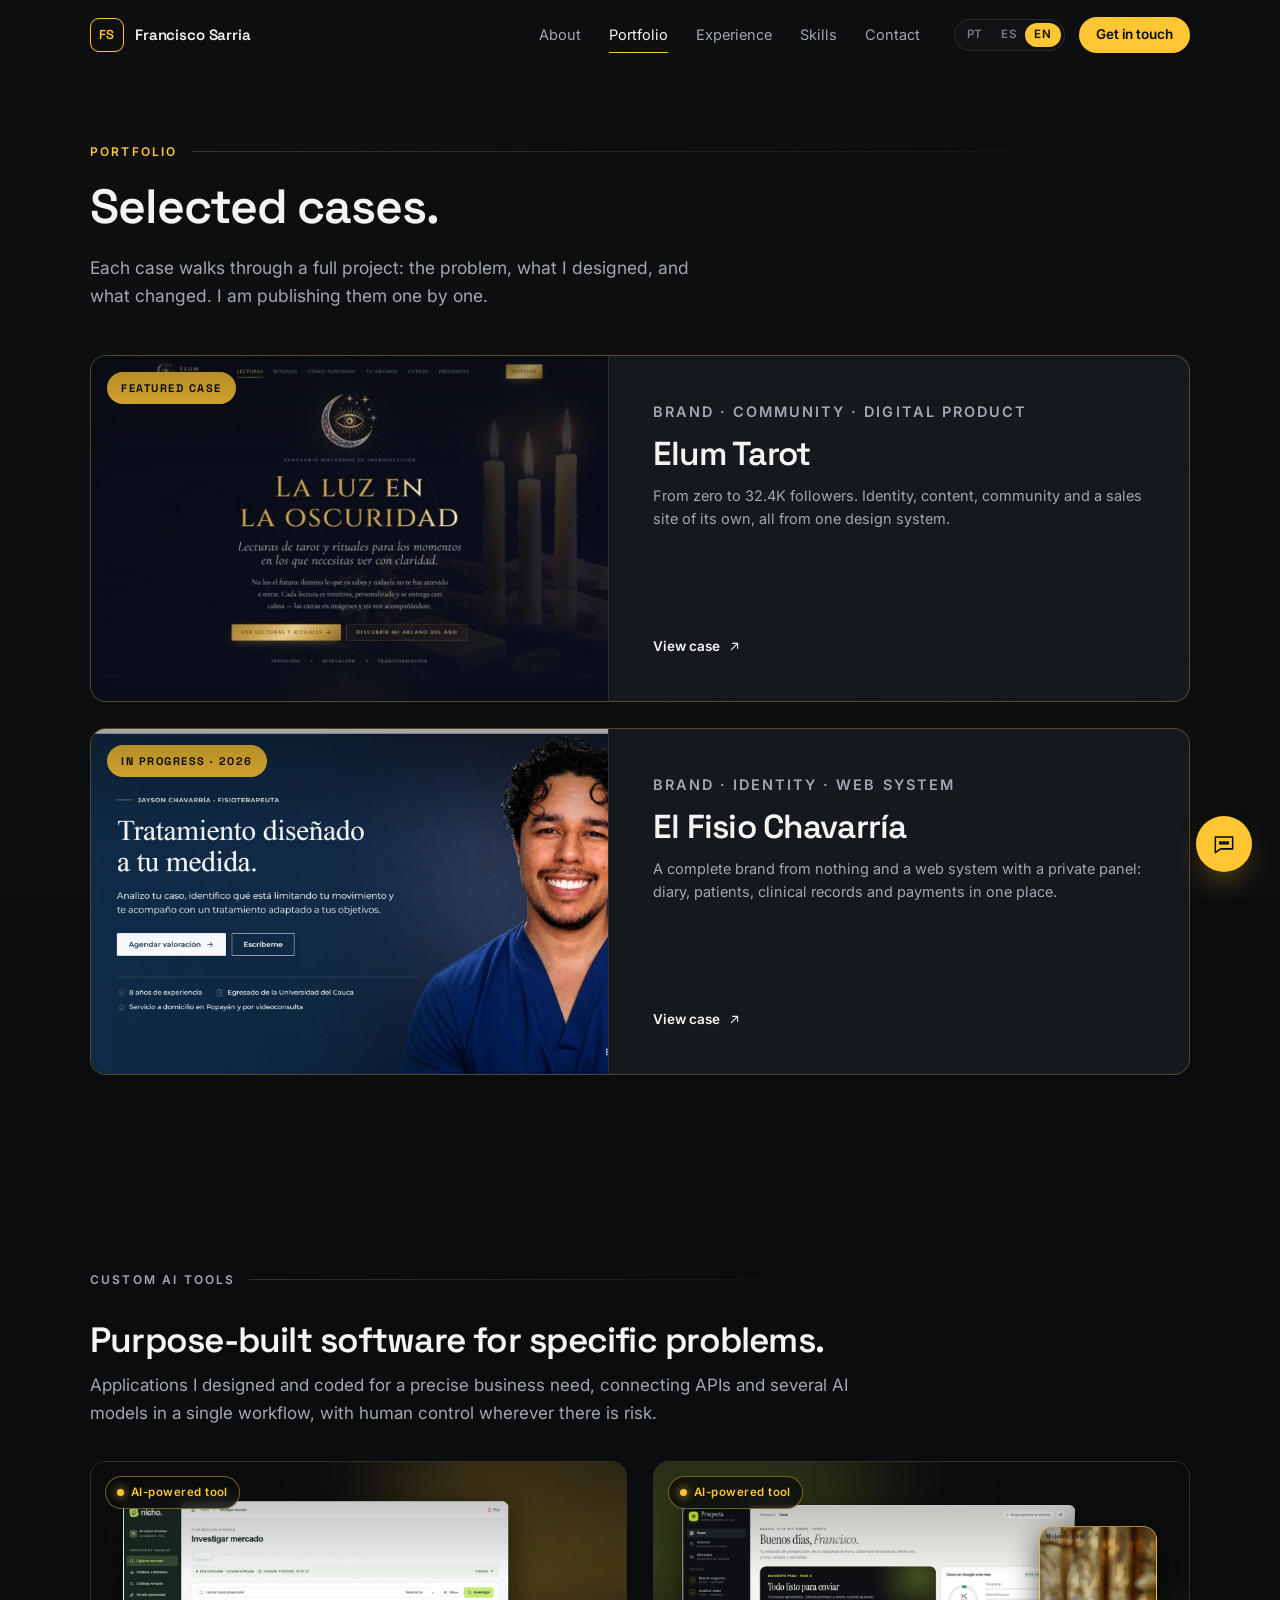
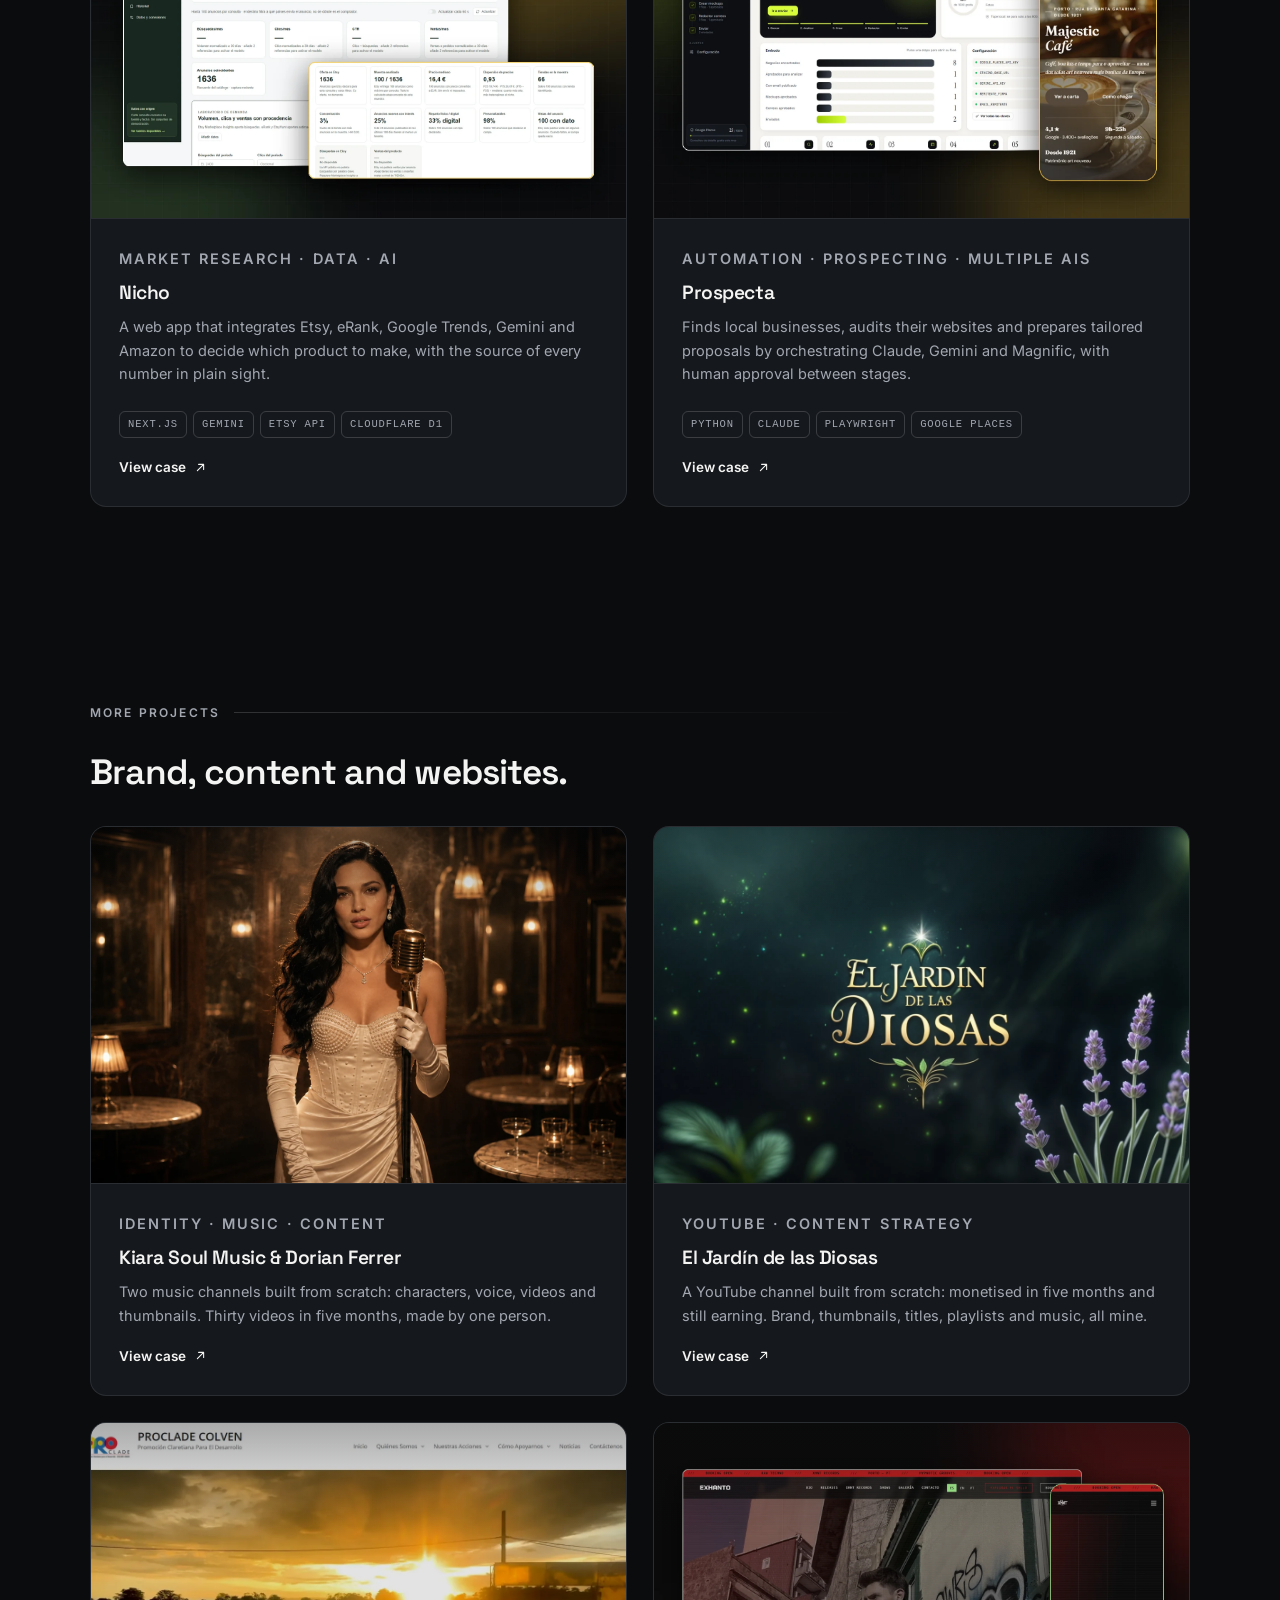
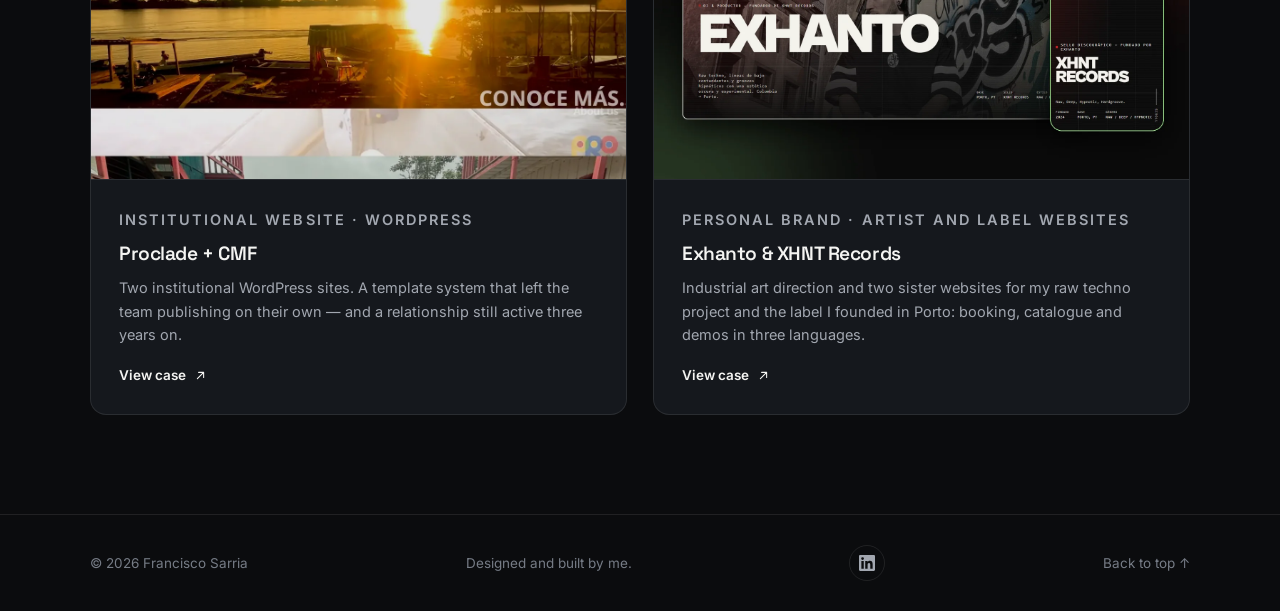
<file: portafolio.html>
<!DOCTYPE html>
<html lang="es">
<head>
<meta charset="utf-8">
<meta name="viewport" content="width=device-width, initial-scale=1, viewport-fit=cover">
<title data-i18n="meta.work.title">Portafolio — Francisco Sarria, diseñador de producto digital y web</title>
<meta name="description" data-i18n-attr="content:meta.work.desc" content="Casos completos de identidad, producto digital, webs, contenido y herramientas a medida con IA: Elum Tarot, El Fisio Chavarría, Nicho, Prospecta, Kiara & Dorian, El Jardín de las Diosas y Proclade + CMF.">
<meta name="author" content="Francisco Sarria">
<meta name="theme-color" content="#0B0C0E">

<meta property="og:type" content="website">
<meta property="og:title" content="Portafolio — Francisco Sarria">
<meta property="og:description" content="Casos de diseño visual, web y contenido digital.">
<meta property="og:image" content="https://frajo10.github.io/cvfrancisco/assets/img/francisco.webp">
<meta property="og:url" content="https://frajo10.github.io/cvfrancisco/portafolio.html">

<meta name="twitter:card" content="summary_large_image">
<meta name="twitter:title" content="Portafolio — Francisco Sarria">
<meta name="twitter:description" content="Casos de diseño visual, web y contenido digital.">
<meta name="twitter:image" content="https://frajo10.github.io/cvfrancisco/assets/img/francisco.webp">
<link rel="canonical" href="https://frajo10.github.io/cvfrancisco/portafolio.html">
<link rel="icon" href="assets/img/favicon.svg" type="image/svg+xml">
<link rel="preconnect" href="https://fonts.googleapis.com">
<link rel="preconnect" href="https://fonts.gstatic.com" crossorigin>
<link href="https://fonts.googleapis.com/css2?family=Inter:wght@400;500;600&family=Space+Grotesk:wght@400;500;600;700&display=swap" rel="stylesheet">
<link rel="stylesheet" href="assets/css/style.css?v=62">
<script>document.documentElement.classList.add('js');</script>
<script type="application/ld+json">
{
  "@context": "https://schema.org",
  "@type": "CollectionPage",
  "name": "Portafolio — Francisco Sarria, diseñador de producto digital y web",
  "url": "https://frajo10.github.io/cvfrancisco/portafolio.html",
  "description": "Casos completos de identidad, producto digital, webs y contenido: Elum Tarot, El Fisio Chavarría, Kiara & Dorian, El Jardín de las Diosas y Proclade + CMF.",
  "inLanguage": "es",
  "author": {
    "@type": "Person",
    "name": "Francisco Sarria",
    "url": "https://frajo10.github.io/cvfrancisco/"
  },
  "hasPart": [
    {
      "@type": "CreativeWork",
      "name": "Elum Tarot",
      "url": "https://frajo10.github.io/cvfrancisco/elum.html"
    },
    {
      "@type": "CreativeWork",
      "name": "El Fisio Chavarría",
      "url": "https://frajo10.github.io/cvfrancisco/fisio-chavarria.html"
    },
    {
      "@type": "SoftwareApplication",
      "name": "Nicho",
      "url": "https://frajo10.github.io/cvfrancisco/nicho.html"
    },
    {
      "@type": "SoftwareApplication",
      "name": "Prospecta",
      "url": "https://frajo10.github.io/cvfrancisco/prospecta.html"
    },
    {
      "@type": "CreativeWork",
      "name": "Kiara Soul Music & Dorian Ferrer",
      "url": "https://frajo10.github.io/cvfrancisco/kiara-dorian.html"
    },
    {
      "@type": "CreativeWork",
      "name": "El Jardín de las Diosas",
      "url": "https://frajo10.github.io/cvfrancisco/jardin.html"
    },
    {
      "@type": "CreativeWork",
      "name": "Proclade + CMF",
      "url": "https://frajo10.github.io/cvfrancisco/proclade-cmf.html"
    },
    {
      "@type": "CreativeWork",
      "name": "Exhanto & XHNT Records",
      "url": "https://frajo10.github.io/cvfrancisco/exhanto.html"
    }
  ]
}
</script>
</head>
<body>

<a class="skip-link" href="#contenido" data-i18n="a11y.skip">Ir al contenido</a>
<div class="progress" id="progress" aria-hidden="true"><span></span></div>

<!-- ============ HEADER ============ -->
<header class="site-header" id="header">
  <div class="wrap header-inner">
    <a href="index.html" class="brand" aria-label="Francisco Sarria">
      <span class="brand-mark">FS</span>
      <span class="brand-name">Francisco Sarria</span>
    </a>

    <nav class="nav" id="nav" aria-label="Principal">
      <a href="index.html#sobre-mi"    data-i18n="nav.about">Sobre mí</a>
      <a href="portafolio.html" class="active" data-i18n="nav.work">Portafolio</a>
      <a href="index.html#experiencia" data-i18n="nav.experience">Experiencia</a>
      <a href="index.html#habilidades" data-i18n="nav.skills">Habilidades</a>
      <a href="index.html#contacto"    data-i18n="nav.contact">Contacto</a>

      <div class="nav-tools">
        <div class="lang" role="group" aria-label="Idioma">
          <button type="button" data-lang="pt">PT</button>
          <button type="button" data-lang="es">ES</button>
          <button type="button" data-lang="en">EN</button>
        </div>
        <a href="index.html#contacto" class="btn btn-primary btn-sm nav-cta" data-i18n="cta.write">Escríbeme</a>
      </div>
    </nav>

    <button class="burger" id="burger" aria-expanded="false" aria-controls="nav" aria-label="Menú">
      <span></span><span></span>
    </button>
  </div>
</header>

<main id="contenido">

  <!-- ============ CABECERA DE PÁGINA ============ -->
  <section class="page-head">
    <div class="wrap">
      <p class="kicker reveal"><span data-i18n="work.kicker">Portafolio</span></p>
      <h1 class="reveal" data-d="1" data-i18n="work.title">Casos seleccionados.</h1>
      <p class="lead reveal" data-d="2" data-i18n="work.lead">
        Cada caso cuenta un proyecto completo: el problema, lo que diseñé y lo que cambió.
        Los estoy publicando uno a uno.
      </p>
    </div>
  </section>

  <!-- ============ GRID MAESTRO ============ -->
  <div class="wrap">
    <div class="work-grid">

      <!-- 1 · ELUM TAROT — caso destacado -->
      <article class="work-card work-card--featured reveal" data-tilt="3">
        <a href="elum.html">
          <div class="ph ph--cover">
            <span class="badge-featured" data-i18n="work.featured">Caso destacado</span>
            <img src="assets/img/elum/elum-portada.webp" data-i18n-attr="alt:a.portada" alt="Cabecera de la landing de Elum Tarot" loading="lazy" width="1200" height="800">
          </div>
          <div class="work-body">
            <p class="work-tag" data-i18n="work.1.tag">Marca · Comunidad · Producto digital</p>
            <h2>Elum Tarot</h2>
            <p data-i18n="work.1.desc">De cero a 32,4 K seguidores. Identidad, contenido, comunidad y una web de
               ventas propia, todo salido del mismo sistema de diseño.</p>
            <span class="work-more">
              <span data-i18n="work.view">Ver caso</span>
              <svg viewBox="0 0 24 24" aria-hidden="true"><path d="M7 17 17 7M9 7h8v8"/></svg>
            </span>
          </div>
        </a>
      </article>

      <!-- 2 · EL FISIO CHAVARRIA -- caso destacado -->
      <article class="work-card work-card--featured reveal" data-d="1" data-tilt="3">
        <a href="fisio-chavarria.html">
          <div class="ph ph--cover">
            <span class="badge-featured" data-i18n="work.inprogress">En desarrollo &middot; 2026</span>
            <img src="assets/img/fisio/fisio-portada.webp" data-i18n-attr="alt:af.web.home" alt="" loading="lazy" width="1500" height="1000">
          </div>
          <div class="work-body">
            <p class="work-tag" data-i18n="work.5.tag">Marca &middot; Identidad &middot; Sistema web</p>
            <h2>El Fisio Chavarr&iacute;a</h2>
            <p data-i18n="work.5.desc"></p>
            <span class="work-more">
              <span data-i18n="work.view">Ver caso</span>
              <svg viewBox="0 0 24 24" aria-hidden="true"><path d="M7 17 17 7M9 7h8v8"/></svg>
            </span>
          </div>
        </a>
      </article>

    </div>

    <!-- ============ HERRAMIENTAS A MEDIDA CON IA ============ -->
    <section class="work-group" id="herramientas">
      <div class="work-group-head">
        <p class="kicker reveal"><span data-i18n="tools.kicker">Herramientas a medida con IA</span></p>
        <h2 class="reveal" data-i18n="tools.h">Software propio para problemas concretos.</h2>
        <p class="reveal" data-d="1" data-i18n="tools.p">Aplicaciones que diseñé y programé para una necesidad de negocio precisa, conectando APIs y varios modelos de IA en un mismo flujo, con control humano donde hay riesgo.</p>
      </div>
      <div class="work-grid work-grid--2">
        <article class="work-card reveal" data-tilt="3">
          <a href="nicho.html">
            <div class="ph ph--cover">
              <span class="badge-ai"><i></i><span data-i18n="tools.badge">Herramienta con IA</span></span>
              <img src="assets/img/nicho/nicho-portada.webp" data-i18n-attr="alt:ani.portada" alt="" loading="lazy" width="1500" height="1000">
            </div>
            <div class="work-body">
              <p class="work-tag" data-i18n="work.6.tag">Investigación de mercado · Datos · IA</p>
              <h2>Nicho</h2>
              <p data-i18n="work.6.desc">Una aplicación web que integra Etsy, eRank, Google Trends, Gemini y Amazon para decidir qué producto crear, con el origen de cada cifra a la vista.</p>
              <ul class="work-stack"><li>Next.js</li><li>Gemini</li><li>Etsy API</li><li>Cloudflare D1</li></ul>
              <span class="work-more">
                <span data-i18n="work.view">Ver caso</span>
                <svg viewBox="0 0 24 24" aria-hidden="true"><path d="M7 17 17 7M9 7h8v8"/></svg>
              </span>
            </div>
          </a>
        </article>
        <article class="work-card reveal" data-d="1" data-tilt="3">
          <a href="prospecta.html">
            <div class="ph ph--cover">
              <span class="badge-ai"><i></i><span data-i18n="tools.badge">Herramienta con IA</span></span>
              <img src="assets/img/prospecta/prospecta-portada.webp" data-i18n-attr="alt:apr.portada" alt="" loading="lazy" width="1500" height="1000">
            </div>
            <div class="work-body">
              <p class="work-tag" data-i18n="work.7.tag">Automatización · Prospección · Varias IAs</p>
              <h2>Prospecta</h2>
              <p data-i18n="work.7.desc">Encuentra negocios locales, audita sus webs y prepara propuestas a medida orquestando Claude, Gemini y Magnific, con aprobación humana entre fases.</p>
              <ul class="work-stack"><li>Python</li><li>Claude</li><li>Playwright</li><li>Google Places</li></ul>
              <span class="work-more">
                <span data-i18n="work.view">Ver caso</span>
                <svg viewBox="0 0 24 24" aria-hidden="true"><path d="M7 17 17 7M9 7h8v8"/></svg>
              </span>
            </div>
          </a>
        </article>
      </div>
    </section>

    <!-- ============ MÁS PROYECTOS ============ -->
    <section class="work-group" id="mas-proyectos">
      <div class="work-group-head">
        <p class="kicker reveal"><span data-i18n="more.kicker">Más proyectos</span></p>
        <h2 class="reveal" data-i18n="more.h">Marca, contenido y webs.</h2>
      </div>
      <div class="work-grid work-grid--2">

      <!-- KIARA SOUL MUSIC & DORIAN FERRER -->
      <article class="work-card reveal" data-tilt="5">
        <a href="kiara-dorian.html">
          <div class="ph ph--cover">
            <img src="assets/img/kiara/kiara-plano-16x9.webp" data-i18n-attr="alt:ak.k16" alt="" loading="lazy" width="1628" height="916">
          </div>
          <div class="work-body">
            <p class="work-tag" data-i18n="work.2.tag">Identidad · Música · Contenido</p>
            <h2>Kiara Soul Music &amp; Dorian Ferrer</h2>
            <p data-i18n="work.2.desc"></p>
            <span class="work-more">
              <span data-i18n="work.view">Ver caso</span>
              <svg viewBox="0 0 24 24" aria-hidden="true"><path d="M7 17 17 7M9 7h8v8"/></svg>
            </span>
          </div>
        </a>
      </article>

      <!-- 4 · EL JARDÍN DE LAS DIOSAS -->
      <article class="work-card reveal" data-d="3" data-tilt="5">
        <a href="jardin.html">
          <div class="ph ph--cover">
            <img src="assets/img/jardin/jardin-banner.webp" data-i18n-attr="alt:aj.banner" alt="" loading="lazy" width="1400" height="788">
          </div>
          <div class="work-body">
            <p class="work-tag" data-i18n="work.3.tag">YouTube · Estrategia de contenido</p>
            <h2>El Jardín de las Diosas</h2>
            <p data-i18n="work.3.desc"></p>
            <span class="work-more">
              <span data-i18n="work.view">Ver caso</span>
              <svg viewBox="0 0 24 24" aria-hidden="true"><path d="M7 17 17 7M9 7h8v8"/></svg>
            </span>
          </div>
        </a>
      </article>

      <!-- 5 · PROCLADE + CMF -->
      <article class="work-card reveal" data-d="4" data-tilt="5">
        <a href="proclade-cmf.html">
          <div class="ph ph--cover">
            <img src="assets/img/proclade/proclade-portada.webp" data-i18n-attr="alt:ap.ph" alt="" loading="lazy" width="1400" height="788">
          </div>
          <div class="work-body">
            <p class="work-tag" data-i18n="work.4.tag">Web institucional · WordPress</p>
            <h2>Proclade + CMF</h2>
            <p data-i18n="work.4.desc"></p>
            <span class="work-more">
              <span data-i18n="work.view">Ver caso</span>
              <svg viewBox="0 0 24 24" aria-hidden="true"><path d="M7 17 17 7M9 7h8v8"/></svg>
            </span>
          </div>
        </a>
      </article>

      <!-- EXHANTO / XHNT RECORDS -->
      <article class="work-card reveal" data-d="1" data-tilt="5">
        <a href="exhanto.html">
          <div class="ph ph--cover">
            <img src="assets/img/exhanto/exhanto-portada.webp" data-i18n-attr="alt:aex.portada" alt="" loading="lazy" width="1500" height="1000">
          </div>
          <div class="work-body">
            <p class="work-tag" data-i18n="work.8.tag">Marca personal · Web de artista y sello</p>
            <h2>Exhanto &amp; XHNT Records</h2>
            <p data-i18n="work.8.desc">Dirección de arte industrial y dos webs hermanas para mi proyecto de raw techno y el sello que fundé en Oporto: booking, catálogo y demos en tres idiomas.</p>
            <span class="work-more">
              <span data-i18n="work.view">Ver caso</span>
              <svg viewBox="0 0 24 24" aria-hidden="true"><path d="M7 17 17 7M9 7h8v8"/></svg>
            </span>
          </div>
        </a>
      </article>

      </div>
    </section>
  </div>

</main>

<footer class="site-footer">
  <div class="wrap footer-inner">
    <p>© <span id="year">2026</span> Francisco Sarria</p>
    <p data-i18n="footer.note">Diseñado y desarrollado por mí.</p>

    <ul class="foot-social">
        <li><a href="https://www.linkedin.com/in/francisco-sarria-528048232/" target="_blank" rel="noopener noreferrer" aria-label="LinkedIn"><svg class="ico-brand" viewBox="0 0 24 24" aria-hidden="true"><path d="M20.45 20.45h-3.55v-5.57c0-1.33-.03-3.04-1.86-3.04-1.85 0-2.13 1.45-2.13 2.94v5.67H9.35V9h3.41v1.56h.05c.48-.9 1.64-1.85 3.37-1.85 3.6 0 4.27 2.37 4.27 5.46v6.28zM5.34 7.43a2.06 2.06 0 1 1 0-4.13 2.06 2.06 0 0 1 0 4.13zm1.78 13.02H3.56V9h3.56v11.45zM22.22 0H1.77C.79 0 0 .77 0 1.73v20.54C0 23.23.79 24 1.77 24h20.45c.98 0 1.78-.77 1.78-1.73V1.73C24 .77 23.2 0 22.22 0z"/></svg></a></li>
    </ul>
    <a href="#contenido" class="to-top" data-i18n="footer.top">Volver arriba ↑</a>
  </div>
</footer>

<script src="assets/js/i18n.js?v=62"></script>
<script src="assets/js/main.js?v=62"></script>
<script src="assets/js/motion.js?v=62" defer></script>
<script src="assets/js/asistente.js?v=62" defer></script>
</body>
</html>
</file>
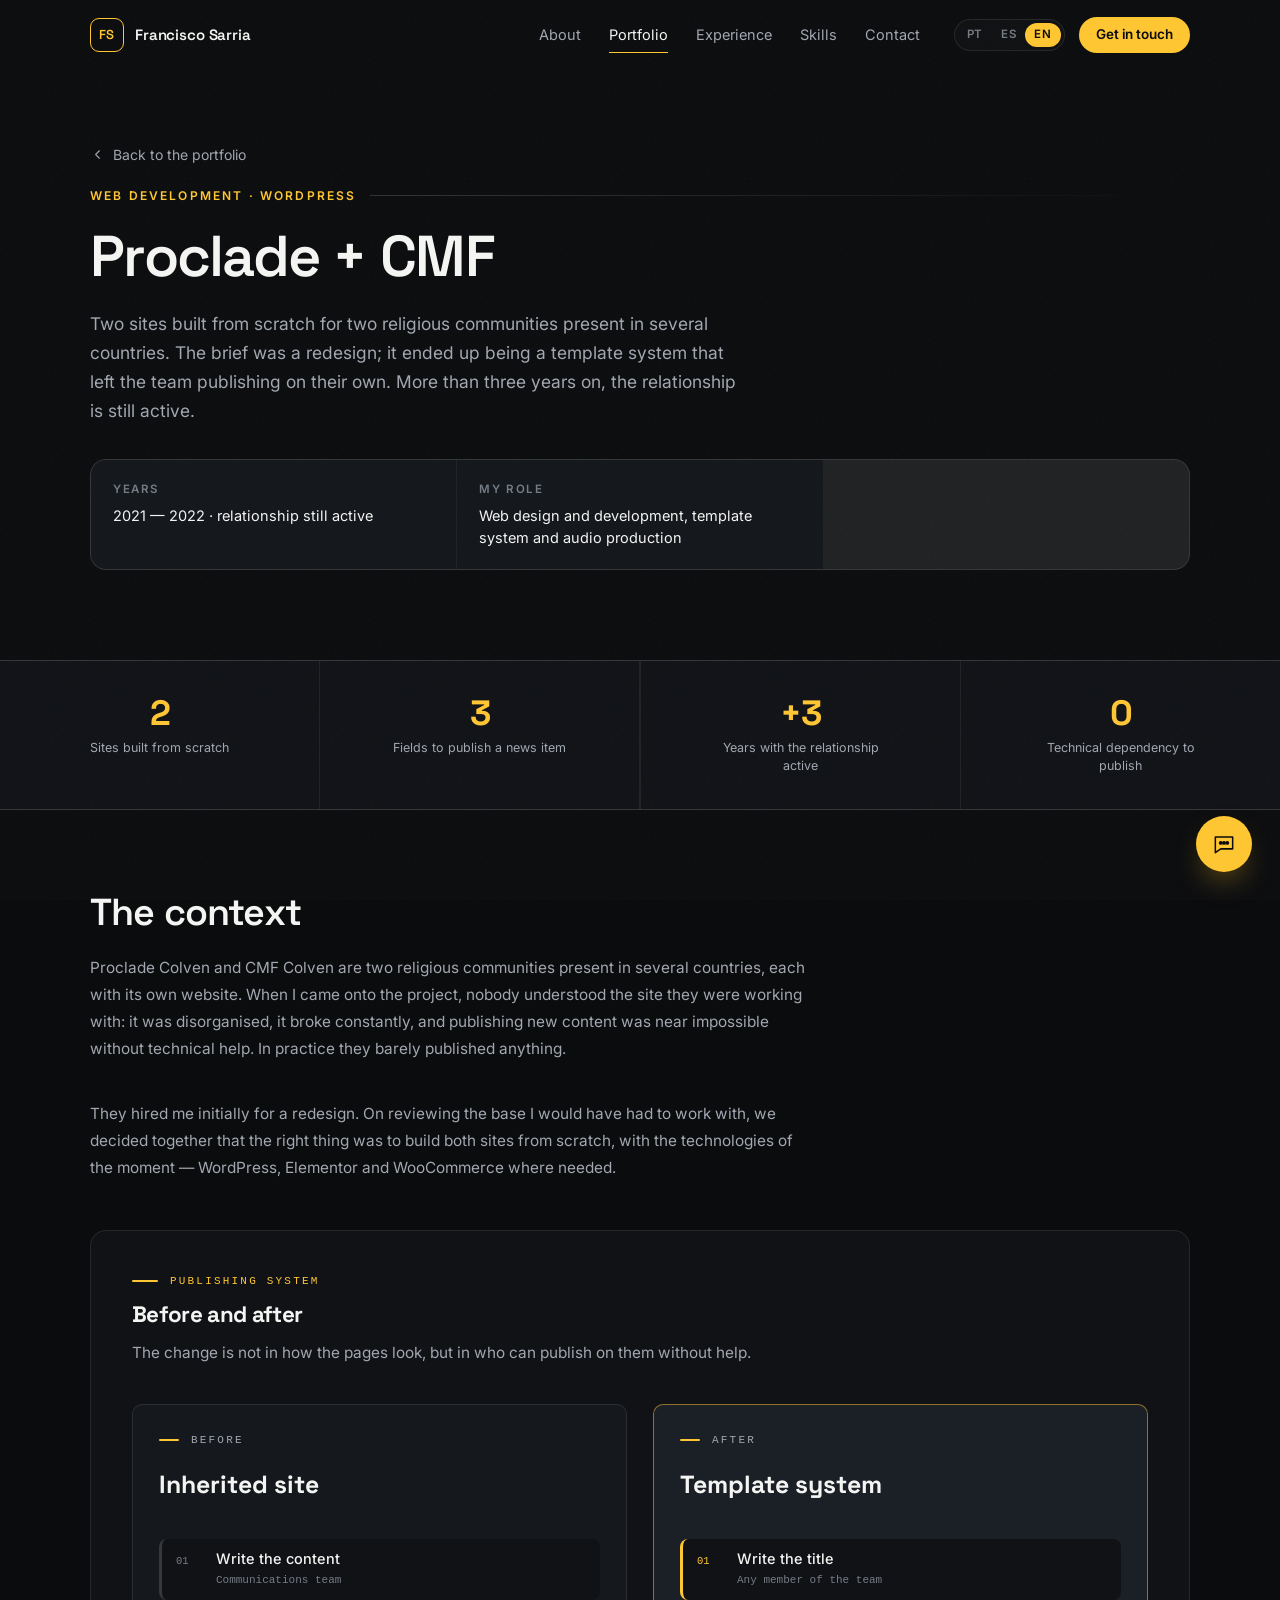
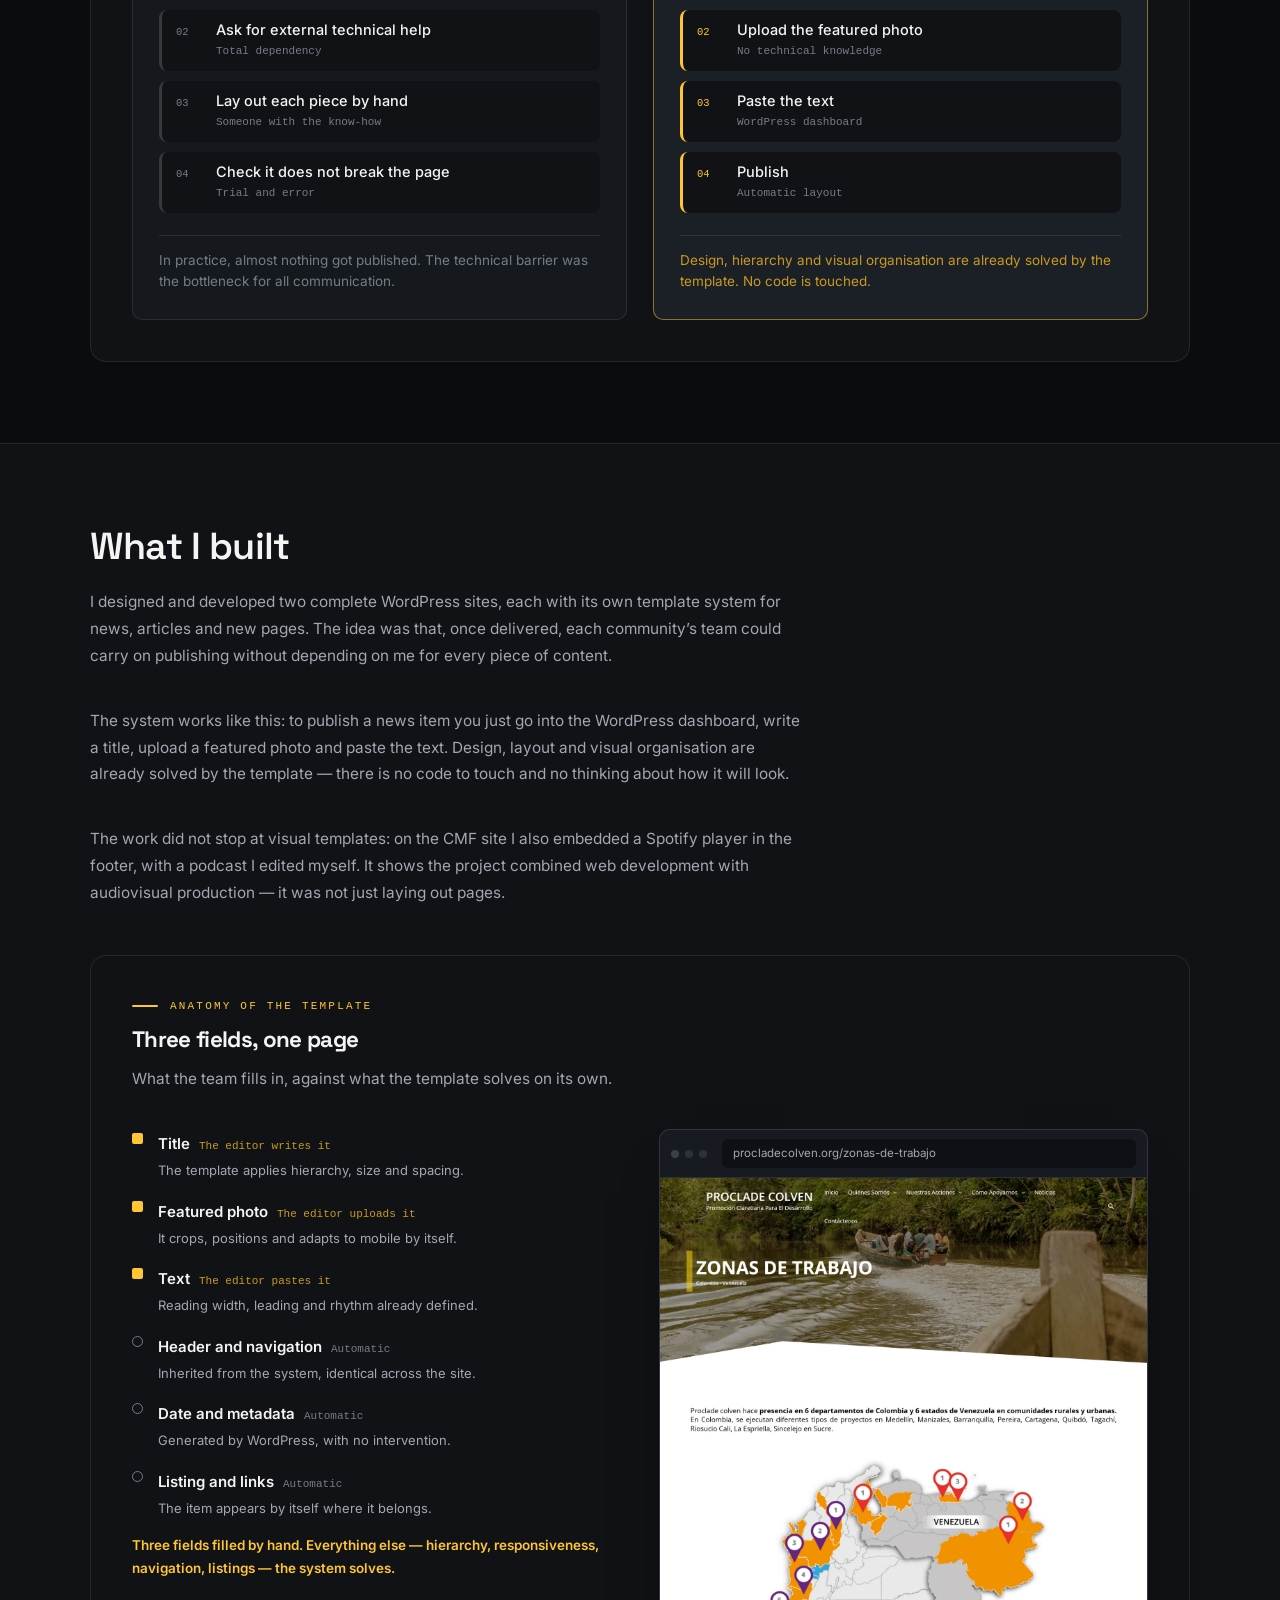
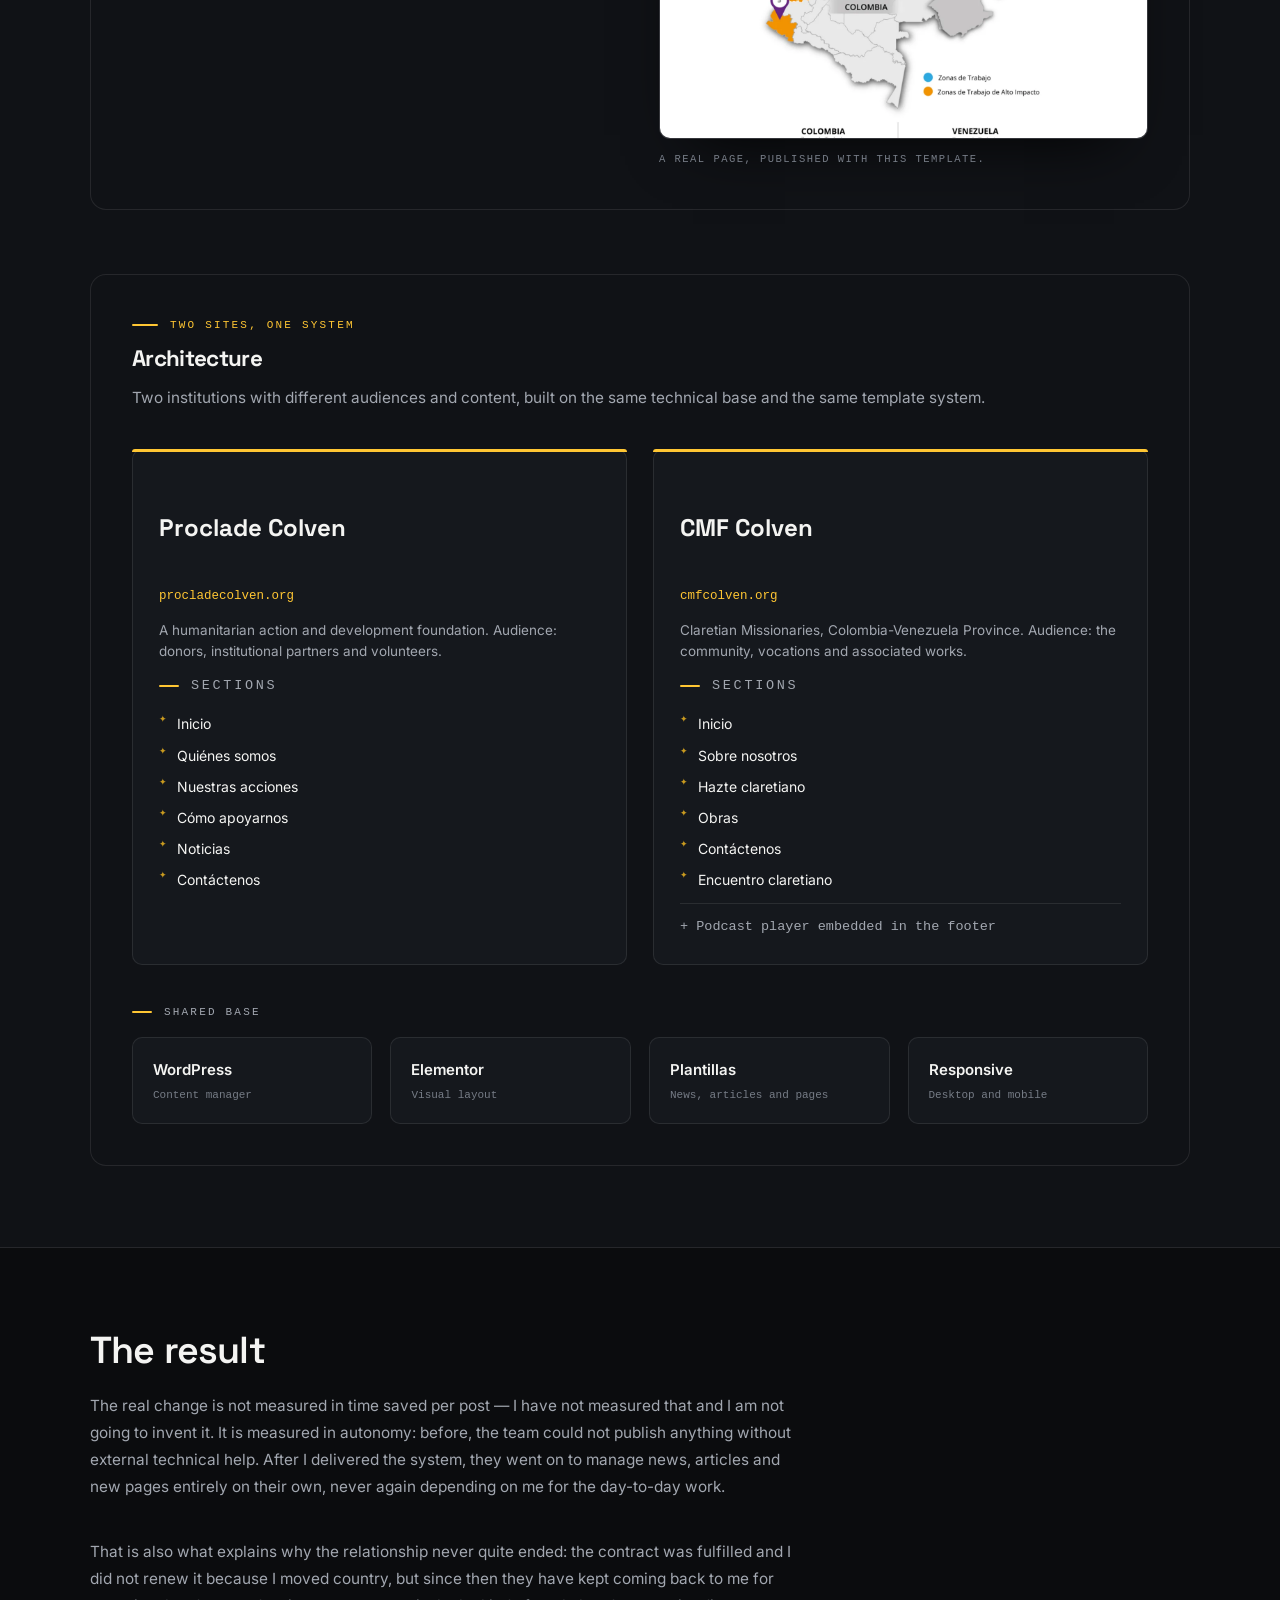
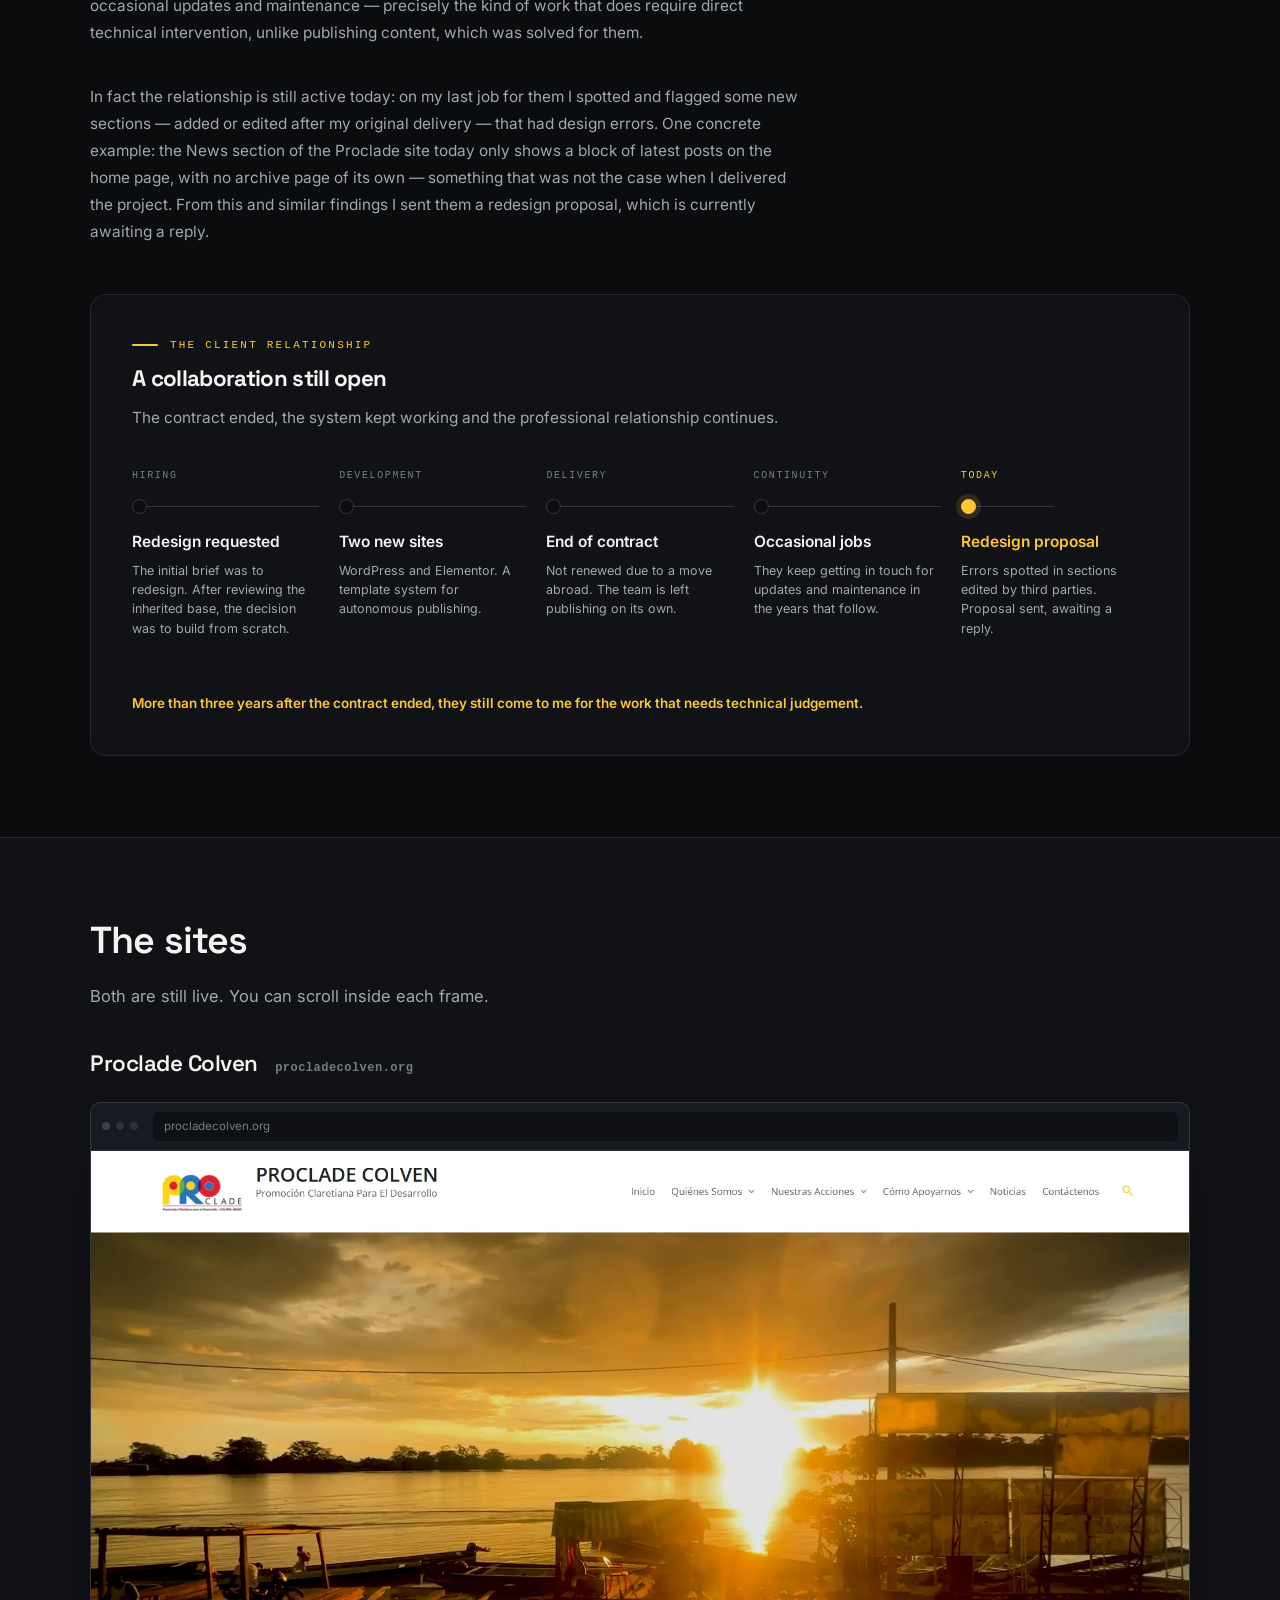
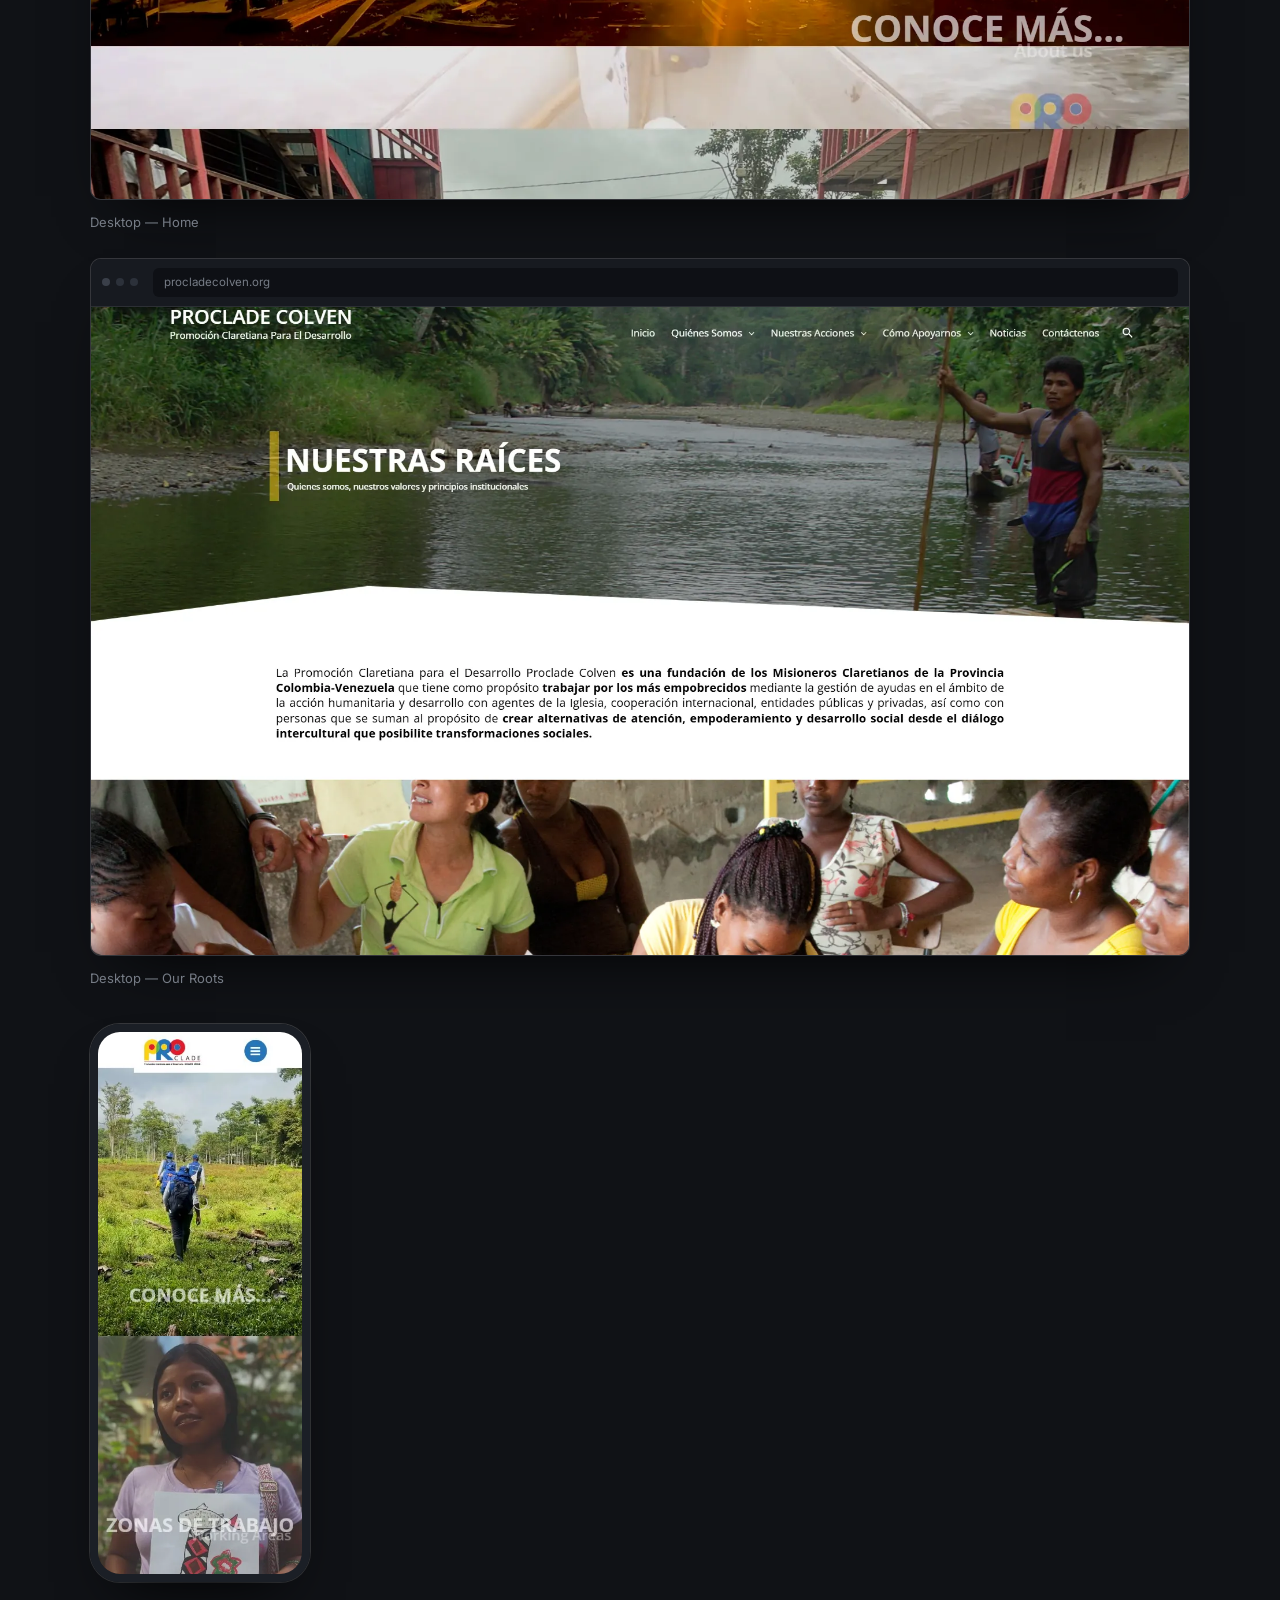
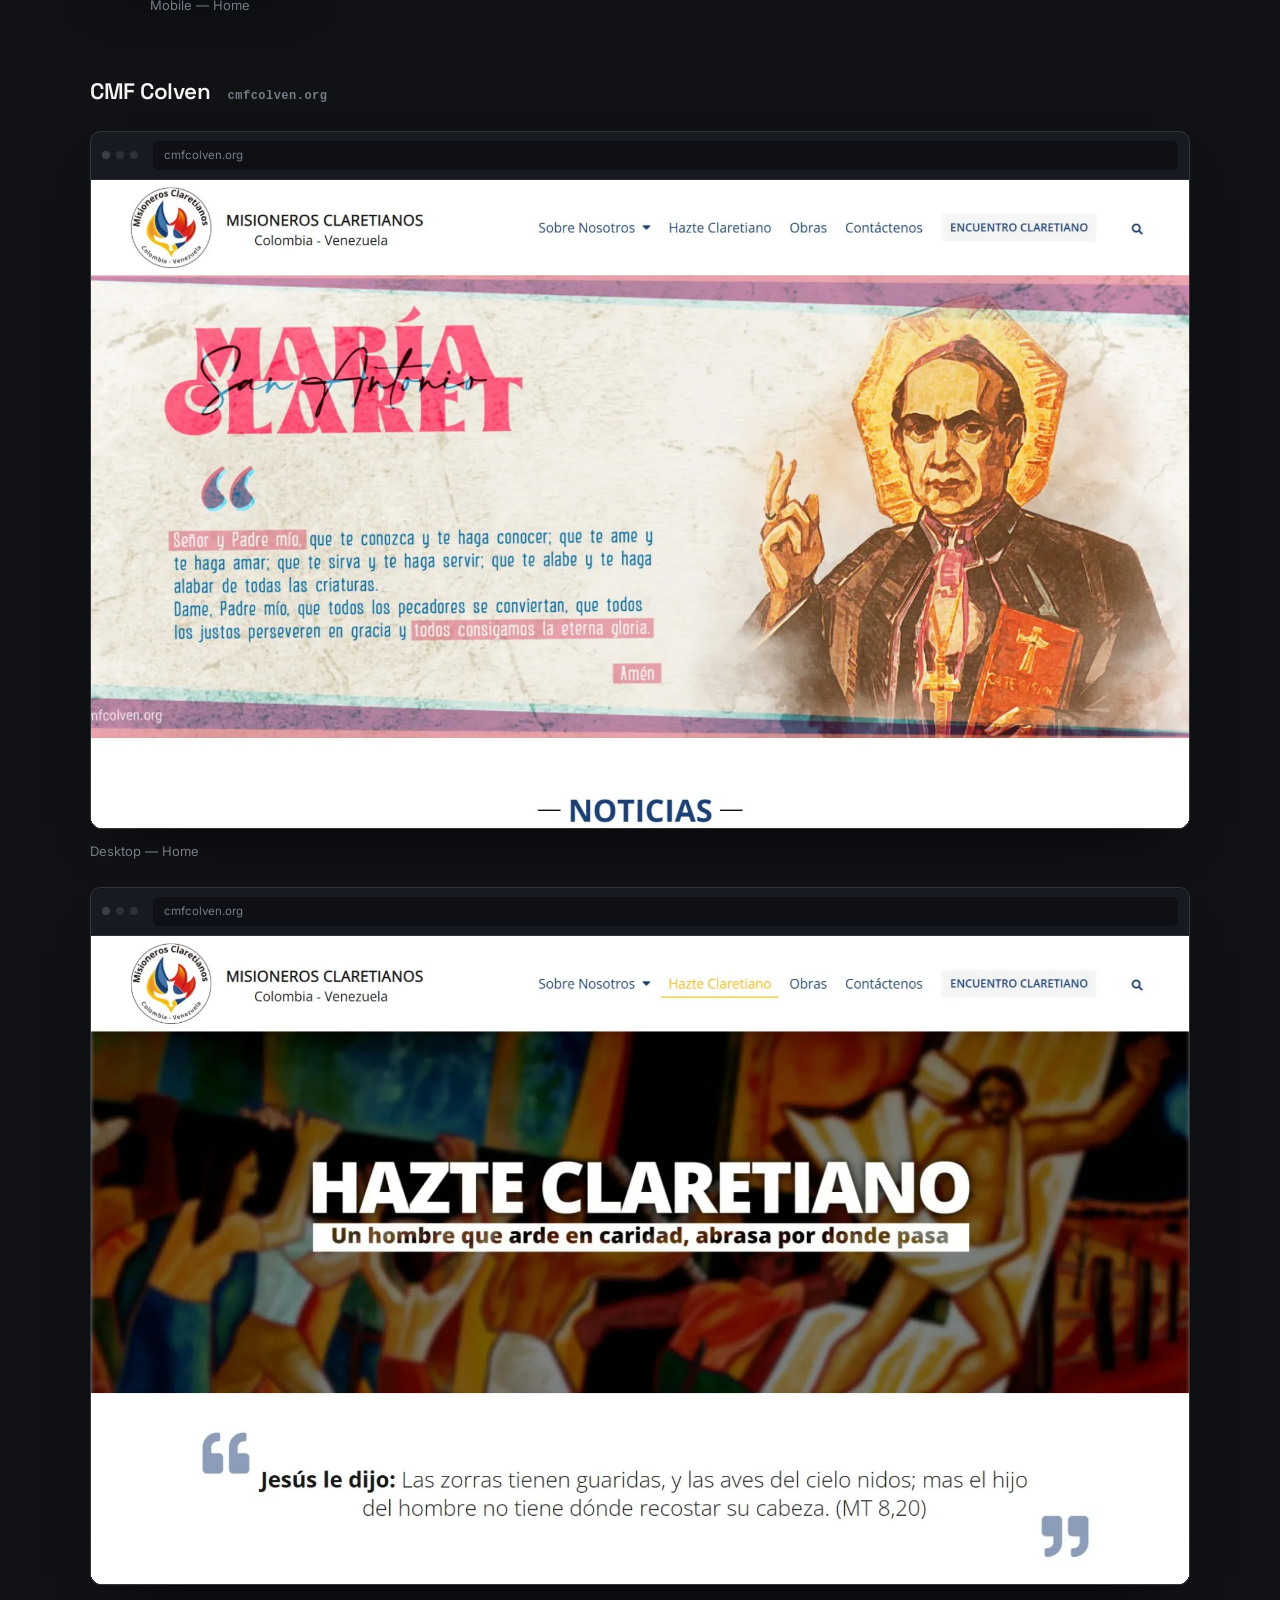
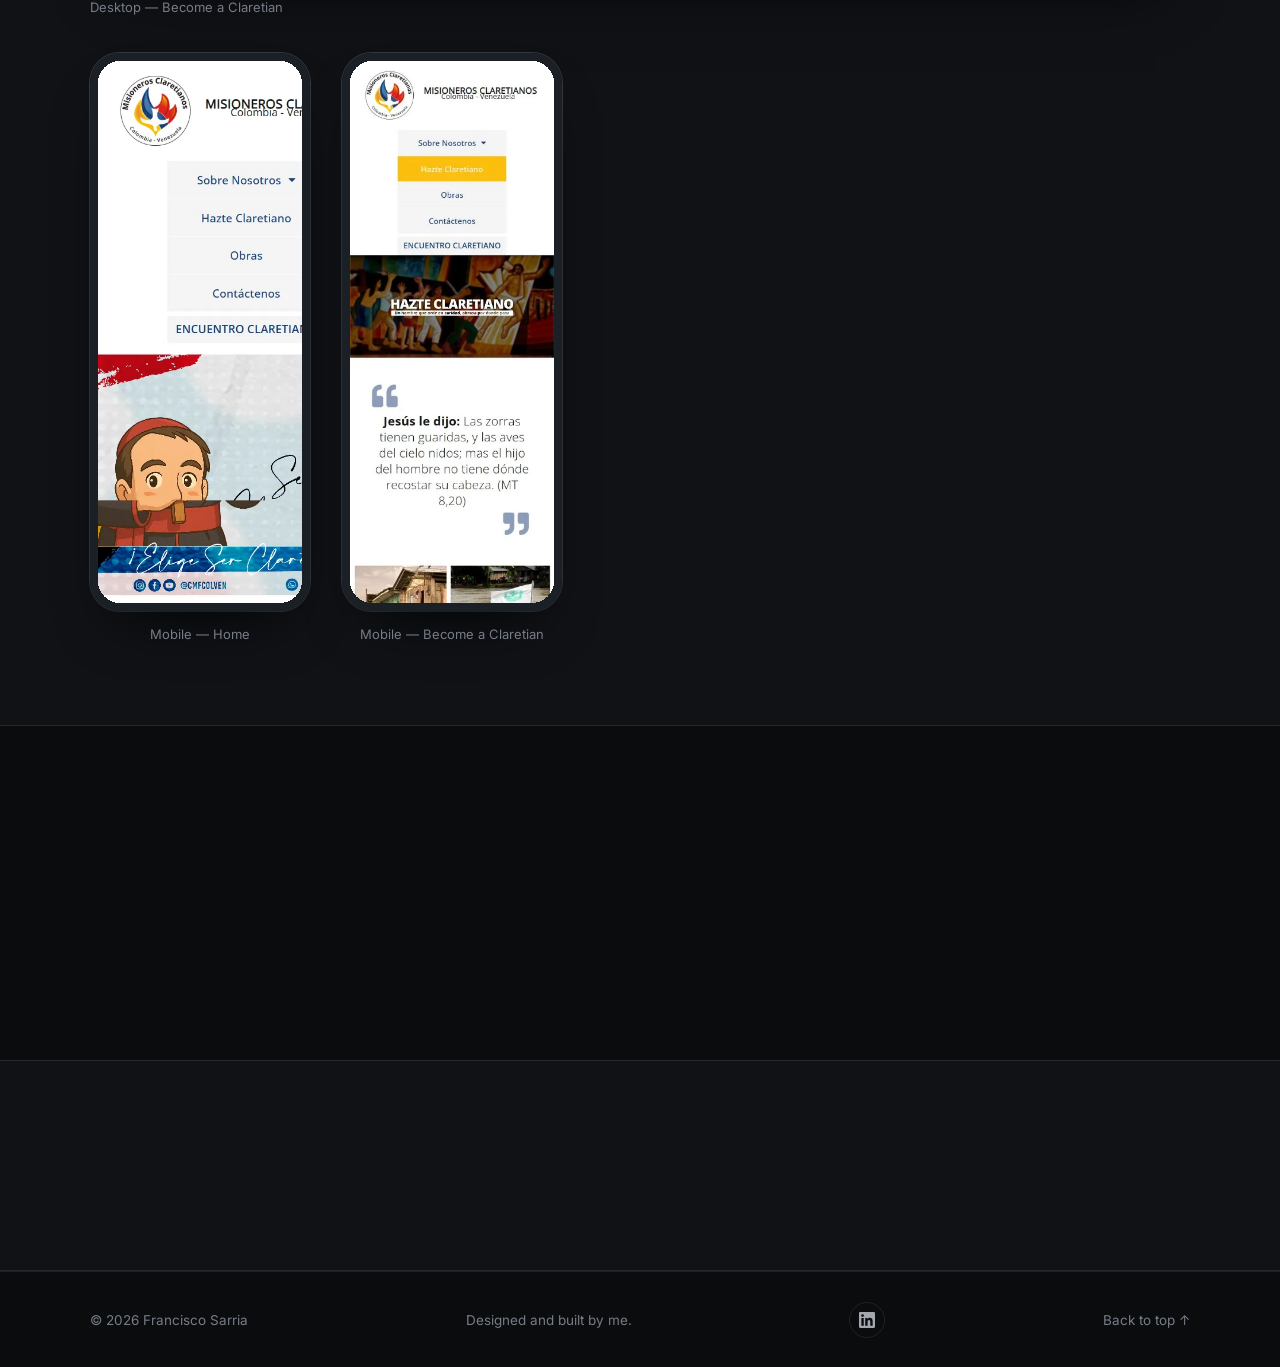
<file: proclade-cmf.html>
<!DOCTYPE html>
<html lang="es">
<head>
<meta charset="utf-8">
<meta name="viewport" content="width=device-width, initial-scale=1, viewport-fit=cover">
<title data-i18n="pc.meta.title">Proclade + CMF — dos sitios institucionales | Francisco Sarria</title>
<meta name="description" data-i18n-attr="content:pc.meta.desc" content="Dos sitios institucionales en WordPress, con un sistema de plantillas que dejó al equipo publicando sin ayuda técnica.">
<meta name="author" content="Francisco Sarria">
<meta name="theme-color" content="#0B0C0E">

<meta property="og:type" content="article">
<meta property="og:title" content="Proclade + CMF — Francisco Sarria">
<meta property="og:description" content="Dos sitios institucionales en WordPress y un sistema de plantillas para publicar sin ayuda técnica.">
<meta property="og:image" content="https://frajo10.github.io/cvfrancisco/assets/img/francisco.webp">
<meta property="og:url" content="https://frajo10.github.io/cvfrancisco/proclade-cmf.html">

<meta name="twitter:card" content="summary_large_image">
<meta name="twitter:title" content="Proclade + CMF — Francisco Sarria">
<meta name="twitter:description" content="Dos sitios institucionales en WordPress y un sistema de plantillas para publicar sin ayuda técnica.">
<meta name="twitter:image" content="https://frajo10.github.io/cvfrancisco/assets/img/francisco.webp">
<link rel="canonical" href="https://frajo10.github.io/cvfrancisco/proclade-cmf.html">
<link rel="icon" href="assets/img/favicon.svg" type="image/svg+xml">
<link rel="preconnect" href="https://fonts.googleapis.com">
<link rel="preconnect" href="https://fonts.gstatic.com" crossorigin>
<link href="https://fonts.googleapis.com/css2?family=Inter:wght@400;500;600&family=Space+Grotesk:wght@400;500;600;700&display=swap" rel="stylesheet">
<link rel="stylesheet" href="assets/css/style.css?v=62">
<script>document.documentElement.classList.add('js');</script>
<script type="application/ld+json">
{
  "@context": "https://schema.org",
  "@type": "CreativeWork",
  "name": "Proclade + CMF",
  "url": "https://frajo10.github.io/cvfrancisco/proclade-cmf.html",
  "description": "Dos sitios institucionales en WordPress. Un sistema de plantillas que dejó al equipo publicando solo — y una relación que sigue activa tres años después.",
  "image": "https://frajo10.github.io/cvfrancisco/assets/img/proclade/proclade-portada.webp",
  "inLanguage": "es",
  "author": {
    "@type": "Person",
    "name": "Francisco Sarria",
    "url": "https://frajo10.github.io/cvfrancisco/"
  },
  "creator": {
    "@type": "Person",
    "name": "Francisco Sarria"
  },
  "isPartOf": {
    "@type": "CollectionPage",
    "name": "Portafolio",
    "url": "https://frajo10.github.io/cvfrancisco/portafolio.html"
  }
}
</script>
<script type="application/ld+json">
{
  "@context": "https://schema.org",
  "@type": "BreadcrumbList",
  "itemListElement": [
    {
      "@type": "ListItem",
      "position": 1,
      "name": "Inicio",
      "item": "https://frajo10.github.io/cvfrancisco/"
    },
    {
      "@type": "ListItem",
      "position": 2,
      "name": "Portafolio",
      "item": "https://frajo10.github.io/cvfrancisco/portafolio.html"
    },
    {
      "@type": "ListItem",
      "position": 3,
      "name": "Proclade + CMF",
      "item": "https://frajo10.github.io/cvfrancisco/proclade-cmf.html"
    }
  ]
}
</script>
</head>
<body>

<a class="skip-link" href="#contenido" data-i18n="a11y.skip">Ir al contenido</a>
<div class="progress" id="progress" aria-hidden="true"><span></span></div>

<!-- ============ HEADER ============ -->
<header class="site-header" id="header">
  <div class="wrap header-inner">
    <a href="index.html" class="brand" aria-label="Francisco Sarria">
      <span class="brand-mark">FS</span>
      <span class="brand-name">Francisco Sarria</span>
    </a>

    <nav class="nav" id="nav" aria-label="Principal">
      <a href="index.html#sobre-mi"    data-i18n="nav.about">Sobre mí</a>
      <a href="portafolio.html" class="active" data-i18n="nav.work">Portafolio</a>
      <a href="index.html#experiencia" data-i18n="nav.experience">Experiencia</a>
      <a href="index.html#habilidades" data-i18n="nav.skills">Habilidades</a>
      <a href="index.html#contacto"    data-i18n="nav.contact">Contacto</a>

      <div class="nav-tools">
        <div class="lang" role="group" aria-label="Idioma">
          <button type="button" data-lang="pt">PT</button>
          <button type="button" data-lang="es">ES</button>
          <button type="button" data-lang="en">EN</button>
        </div>
        <a href="index.html#contacto" class="btn btn-primary btn-sm nav-cta" data-i18n="cta.write">Escríbeme</a>
      </div>
    </nav>

    <button class="burger" id="burger" aria-expanded="false" aria-controls="nav" aria-label="Menú">
      <span></span><span></span>
    </button>
  </div>
</header>

<main id="contenido">

  <!-- ============ CABECERA DEL CASO ============ -->
  <section class="page-head case-hero">
    <div class="wrap">
      <a href="portafolio.html" class="back-link reveal">
        <svg viewBox="0 0 24 24" aria-hidden="true"><path d="M15 6l-6 6 6 6"/></svg>
        <span data-i18n="work.back">Volver al portafolio</span>
      </a>
      <p class="kicker reveal"><span data-i18n="pc.cat">Desarrollo web · WordPress</span></p>
      <h1 class="reveal" data-d="1">Proclade + CMF</h1>
      <p class="lead reveal" data-d="2" data-i18n="pc.lead"></p>
      <dl class="case-meta reveal" data-d="3">
        <div><dt data-i18n="pc.years.l">Años</dt><dd data-i18n="pc.years.v"></dd></div>
        <div><dt data-i18n="pc.role.l">Mi papel</dt><dd data-i18n="pc.role.v"></dd></div>
      </dl>
    </div>
  </section>

  <div class="case-kpis">
    <div class="case-kpi reveal" data-d="0" data-tilt="5"><b data-i18n="pc.n1"></b><span data-i18n="pc.kpi1"></span></div>
    <div class="case-kpi reveal" data-d="1" data-tilt="5"><b data-i18n="pc.n2"></b><span data-i18n="pc.kpi2"></span></div>
    <div class="case-kpi reveal" data-d="2" data-tilt="5"><b data-i18n="pc.n3"></b><span data-i18n="pc.kpi3"></span></div>
    <div class="case-kpi reveal" data-d="3" data-tilt="5"><b data-i18n="pc.n4"></b><span data-i18n="pc.kpi4"></span></div>
  </div>

  <!-- ============ EL CONTEXTO ============ -->
  <section class="case-sec">
    <div class="wrap">
      <h2 class="reveal" data-i18n="pc.s1.h">El contexto</h2>
      <div class="prose stack reveal">
        <p data-i18n="pc.s1.p1"></p>
        <p data-i18n="pc.s1.p2"></p>
      </div>
      <div class="stack-lg" style="margin-top:clamp(30px,4vw,48px)">
        <div class="pan pe reveal">
          <div class="pe-head">
            <p class="pe-eyebrow"><i></i><span data-i18n="pp1.eye"></span></p>
            <h3 class="pe-title" data-i18n="pp1.h"></h3>
            <p class="pe-sub" data-i18n="pp1.sub"></p>
          </div>
          <div class="grid-2 antesdespues">
            <div class="ad">
              <p class="pe-eyebrow pe-eyebrow--sec"><i></i><span data-i18n="pp1.a.tag"></span></p>
              <h4 data-i18n="pp1.a.h"></h4>
              <ol class="ad-pasos">
                <li><i>01</i><b data-i18n="pp1.a1"></b><span data-i18n="pp1.a1s"></span></li>
                <li><i>02</i><b data-i18n="pp1.a2"></b><span data-i18n="pp1.a2s"></span></li>
                <li><i>03</i><b data-i18n="pp1.a3"></b><span data-i18n="pp1.a3s"></span></li>
                <li><i>04</i><b data-i18n="pp1.a4"></b><span data-i18n="pp1.a4s"></span></li>
              </ol>
              <p class="ad-pie" data-i18n="pp1.a.pie"></p>
            </div>
            <div class="ad ad--on">
              <p class="pe-eyebrow pe-eyebrow--sec"><i></i><span data-i18n="pp1.b.tag"></span></p>
              <h4 data-i18n="pp1.b.h"></h4>
              <ol class="ad-pasos">
                <li><i>01</i><b data-i18n="pp1.b1"></b><span data-i18n="pp1.b1s"></span></li>
                <li><i>02</i><b data-i18n="pp1.b2"></b><span data-i18n="pp1.b2s"></span></li>
                <li><i>03</i><b data-i18n="pp1.b3"></b><span data-i18n="pp1.b3s"></span></li>
                <li><i>04</i><b data-i18n="pp1.b4"></b><span data-i18n="pp1.b4s"></span></li>
              </ol>
              <p class="ad-pie" data-i18n="pp1.b.pie"></p>
            </div>
          </div>
        </div>
      </div>
    </div>
  </section>

  <!-- ============ LO QUE CONSTRUÍ ============ -->
  <section class="case-sec section-alt">
    <div class="wrap">
      <h2 class="reveal" data-i18n="pc.s2.h">Lo que construí</h2>
      <div class="prose stack reveal">
        <p data-i18n="pc.s2.p1"></p>
        <p data-i18n="pc.s2.p2"></p>
        <p data-i18n="pc.s2.p3"></p>
      </div>
      <div class="stack-lg" style="margin-top:clamp(30px,4vw,48px)">
        <div class="pan pe reveal">
          <div class="pe-head">
            <p class="pe-eyebrow"><i></i><span data-i18n="pp2.eye"></span></p>
            <h3 class="pe-title" data-i18n="pp2.h"></h3>
            <p class="pe-sub" data-i18n="pp2.sub"></p>
          </div>
          <div class="grid-2 plantilla">
            <div>
              <ul class="campos">
                <li class="campo-mano">
                  <b data-i18n="pp2.c1"></b><em data-i18n="pp2.c1r"></em>
                  <span data-i18n="pp2.c1d"></span>
                </li>
                <li class="campo-mano">
                  <b data-i18n="pp2.c2"></b><em data-i18n="pp2.c2r"></em>
                  <span data-i18n="pp2.c2d"></span>
                </li>
                <li class="campo-mano">
                  <b data-i18n="pp2.c3"></b><em data-i18n="pp2.c3r"></em>
                  <span data-i18n="pp2.c3d"></span>
                </li>
                <li class="campo-auto">
                  <b data-i18n="pp2.c4"></b><em data-i18n="pp2.c4r"></em>
                  <span data-i18n="pp2.c4d"></span>
                </li>
                <li class="campo-auto">
                  <b data-i18n="pp2.c5"></b><em data-i18n="pp2.c5r"></em>
                  <span data-i18n="pp2.c5d"></span>
                </li>
                <li class="campo-auto">
                  <b data-i18n="pp2.c6"></b><em data-i18n="pp2.c6r"></em>
                  <span data-i18n="pp2.c6d"></span>
                </li>
              </ul>
              <p class="pe-destacado" data-i18n="pp2.pie"></p>
            </div>
        <figure class="maqueta">
          <div class="browser browser--scroll browser--res">
            <div class="browser-bar">
              <span class="tl"></span><span class="tl"></span><span class="tl"></span>
              <span class="url">procladecolven.org/zonas-de-trabajo</span>
            </div>
            <div class="browser-scroll">
              <img src="assets/img/proclade/proclade-zonas-desktop.webp" data-i18n-attr="alt:ap.zonas" alt="" loading="lazy" width="1400" height="3616">
            </div>
          </div>
          <figcaption data-i18n="pp2.res"></figcaption>
        </figure>
          </div>
        </div>

        <div class="pan pe reveal">
          <div class="pe-head">
            <p class="pe-eyebrow"><i></i><span data-i18n="pp3.eye"></span></p>
            <h3 class="pe-title" data-i18n="pp3.h"></h3>
            <p class="pe-sub" data-i18n="pp3.sub"></p>
          </div>
          <div class="grid-2 sitios">
            <div class="sitio">
              <h4>Proclade Colven</h4>
              <a class="sitio-url" href="https://procladecolven.org" target="_blank" rel="noopener noreferrer">procladecolven.org</a>
              <p data-i18n="pp3.p1.d"></p>
              <p class="pe-eyebrow pe-eyebrow--sec sitio-sec"><i></i><span data-i18n="pp3.secc"></span></p>
              <ul class="sitio-lista">
                <li>Inicio</li>
                <li>Quiénes somos</li>
                <li>Nuestras acciones</li>
                <li>Cómo apoyarnos</li>
                <li>Noticias</li>
                <li>Contáctenos</li>
              </ul>
            </div>
            <div class="sitio">
              <h4>CMF Colven</h4>
              <a class="sitio-url" href="https://cmfcolven.org" target="_blank" rel="noopener noreferrer">cmfcolven.org</a>
              <p data-i18n="pp3.p2.d"></p>
              <p class="pe-eyebrow pe-eyebrow--sec sitio-sec"><i></i><span data-i18n="pp3.secc"></span></p>
              <ul class="sitio-lista">
                <li>Inicio</li>
                <li>Sobre nosotros</li>
                <li>Hazte claretiano</li>
                <li>Obras</li>
                <li>Contáctenos</li>
                <li>Encuentro claretiano</li>
              </ul>
              <p class="sitio-extra" data-i18n="pp3.podcast"></p>
            </div>
          </div>
          <div>
            <p class="pe-eyebrow pe-eyebrow--sec"><i></i><span data-i18n="pp3.base"></span></p>
            <div class="base">
              <div><b>WordPress</b><span data-i18n="pp3.b1"></span></div>
              <div><b>Elementor</b><span data-i18n="pp3.b2"></span></div>
              <div><b>Plantillas</b><span data-i18n="pp3.b3"></span></div>
              <div><b>Responsive</b><span data-i18n="pp3.b4"></span></div>
            </div>
          </div>
        </div>
      </div>
    </div>
  </section>

  <!-- ============ EL RESULTADO ============ -->
  <section class="case-sec">
    <div class="wrap">
      <h2 class="reveal" data-i18n="pc.s3.h">El resultado</h2>
      <div class="prose stack reveal">
        <p data-i18n="pc.s3.p1"></p>
        <p data-i18n="pc.s3.p2"></p>
        <p data-i18n="pc.s3.p3"></p>
      </div>
      <div class="stack-lg" style="margin-top:clamp(30px,4vw,48px)">
        <div class="pan pe reveal">
          <div class="pe-head">
            <p class="pe-eyebrow"><i></i><span data-i18n="pp4.eye"></span></p>
            <h3 class="pe-title" data-i18n="pp4.h"></h3>
            <p class="pe-sub" data-i18n="pp4.sub"></p>
          </div>
          <ol class="linea">
            <li class="hito">
              <span class="hito-t" data-i18n="pp4.h1t"></span>
              <span class="hito-p" aria-hidden="true"></span>
              <b data-i18n="pp4.h1"></b>
              <span class="hito-d" data-i18n="pp4.h1d"></span>
            </li>
            <li class="hito">
              <span class="hito-t" data-i18n="pp4.h2t"></span>
              <span class="hito-p" aria-hidden="true"></span>
              <b data-i18n="pp4.h2"></b>
              <span class="hito-d" data-i18n="pp4.h2d"></span>
            </li>
            <li class="hito">
              <span class="hito-t" data-i18n="pp4.h3t"></span>
              <span class="hito-p" aria-hidden="true"></span>
              <b data-i18n="pp4.h3"></b>
              <span class="hito-d" data-i18n="pp4.h3d"></span>
            </li>
            <li class="hito">
              <span class="hito-t" data-i18n="pp4.h4t"></span>
              <span class="hito-p" aria-hidden="true"></span>
              <b data-i18n="pp4.h4"></b>
              <span class="hito-d" data-i18n="pp4.h4d"></span>
            </li>
            <li class="hito hito--hoy">
              <span class="hito-t" data-i18n="pp4.h5t"></span>
              <span class="hito-p" aria-hidden="true"></span>
              <b data-i18n="pp4.h5"></b>
              <span class="hito-d" data-i18n="pp4.h5d"></span>
            </li>
          </ol>
          <p class="pe-destacado" data-i18n="pp4.pie"></p>
        </div>
      </div>
    </div>
  </section>

  <!-- ============ LOS SITIOS ============ -->
  <section class="case-sec section-alt">
    <div class="wrap">
      <h2 class="reveal" data-i18n="pc.s4.h">Los sitios</h2>
      <div class="case-copy case-lead reveal"><p data-i18n="pc.s4.p"></p></div>
      <div class="stack-lg">
        <div class="reveal">
          <h3>Proclade Colven <em class="gal-url">procladecolven.org</em></h3>
          <figure class="fig gal-esc">
            <div class="browser browser--scroll">
              <div class="browser-bar">
                <span class="tl"></span><span class="tl"></span><span class="tl"></span>
                <span class="url">procladecolven.org</span>
              </div>
              <div class="browser-scroll">
                <img src="assets/img/proclade/proclade-home-desktop.webp" data-i18n-attr="alt:ap.ph" alt="" loading="lazy" width="1900" height="7076">
              </div>
            </div>
            <figcaption><span data-i18n="pc.s4.esc"></span> — <span data-i18n="pc.cap.proclade_home_desktop"></span></figcaption>
          </figure>
          <figure class="fig gal-esc">
            <div class="browser browser--scroll">
              <div class="browser-bar">
                <span class="tl"></span><span class="tl"></span><span class="tl"></span>
                <span class="url">procladecolven.org</span>
              </div>
              <div class="browser-scroll">
                <img src="assets/img/proclade/proclade-raices-desktop.webp" data-i18n-attr="alt:ap.pr" alt="" loading="lazy" width="1900" height="5377">
              </div>
            </div>
            <figcaption><span data-i18n="pc.s4.esc"></span> — <span data-i18n="pc.cap.proclade_raices_desktop"></span></figcaption>
          </figure>
          <div class="gal-moviles">
            <figure class="phone-fig">
              <div class="phone phone--scroll">
                <img src="assets/img/proclade/proclade-home-movil.webp" data-i18n-attr="alt:ap.phm" alt="" loading="lazy" width="392" height="8000">
              </div>
              <figcaption><span data-i18n="pc.s4.mov"></span> — <span data-i18n="pc.cap.proclade_home_movil"></span></figcaption>
            </figure>
          </div>
        </div>
        <div class="reveal">
          <h3>CMF Colven <em class="gal-url">cmfcolven.org</em></h3>
          <figure class="fig gal-esc">
            <div class="browser browser--scroll">
              <div class="browser-bar">
                <span class="tl"></span><span class="tl"></span><span class="tl"></span>
                <span class="url">cmfcolven.org</span>
              </div>
              <div class="browser-scroll">
                <img src="assets/img/proclade/cmf-home-desktop.webp" data-i18n-attr="alt:ap.ch" alt="" loading="lazy" width="1866" height="8000">
              </div>
            </div>
            <figcaption><span data-i18n="pc.s4.esc"></span> — <span data-i18n="pc.cap.cmf_home_desktop"></span></figcaption>
          </figure>
          <figure class="fig gal-esc">
            <div class="browser browser--scroll">
              <div class="browser-bar">
                <span class="tl"></span><span class="tl"></span><span class="tl"></span>
                <span class="url">cmfcolven.org</span>
              </div>
              <div class="browser-scroll">
                <img src="assets/img/proclade/cmf-hazte-desktop.webp" data-i18n-attr="alt:ap.cz" alt="" loading="lazy" width="1873" height="8000">
              </div>
            </div>
            <figcaption><span data-i18n="pc.s4.esc"></span> — <span data-i18n="pc.cap.cmf_hazte_desktop"></span></figcaption>
          </figure>
          <div class="gal-moviles">
            <figure class="phone-fig">
              <div class="phone phone--scroll">
                <img src="assets/img/proclade/cmf-home-movil.webp" data-i18n-attr="alt:ap.chm" alt="" loading="lazy" width="344" height="6734">
              </div>
              <figcaption><span data-i18n="pc.s4.mov"></span> — <span data-i18n="pc.cap.cmf_home_movil"></span></figcaption>
            </figure>
            <figure class="phone-fig">
              <div class="phone phone--scroll">
                <img src="assets/img/proclade/cmf-hazte-movil.webp" data-i18n-attr="alt:ap.czm" alt="" loading="lazy" width="355" height="8000">
              </div>
              <figcaption><span data-i18n="pc.s4.mov"></span> — <span data-i18n="pc.cap.cmf_hazte_movil"></span></figcaption>
            </figure>
          </div>
        </div>
      </div>
    </div>
  </section>

  <!-- ============ CIERRE ============ -->
  <section class="case-sec">
    <div class="wrap">
      <h2 class="reveal" data-i18n="pc.s5.h">Cierre</h2>
      <div class="prose reveal"><p data-i18n="pc.s5.p"></p></div>
    </div>
  </section>

  <!-- ============ ACCIONES ============ -->
  <section class="case-sec section-alt">
    <div class="wrap">
      <div class="case-actions reveal">
        <a href="portafolio.html" class="btn btn-ghost">
          <svg viewBox="0 0 24 24" aria-hidden="true"><path d="M15 6l-6 6 6 6"/></svg>
          <span data-i18n="work.back">Volver al portafolio</span>
        </a>
        <a href="index.html#contacto" class="btn btn-primary">
          <svg viewBox="0 0 24 24" aria-hidden="true"><path d="M3 6.5h18v11H8l-5 3.5z"/></svg>
          <span data-i18n="cta.write">Escríbeme</span>
        </a>
      </div>
    </div>
  </section>

</main>

<footer class="site-footer">
  <div class="wrap footer-inner">
    <p>© <span id="year">2026</span> Francisco Sarria</p>
    <p data-i18n="footer.note">Diseñado y desarrollado por mí.</p>

    <ul class="foot-social">
        <li><a href="https://www.linkedin.com/in/francisco-sarria-528048232/" target="_blank" rel="noopener noreferrer" aria-label="LinkedIn"><svg class="ico-brand" viewBox="0 0 24 24" aria-hidden="true"><path d="M20.45 20.45h-3.55v-5.57c0-1.33-.03-3.04-1.86-3.04-1.85 0-2.13 1.45-2.13 2.94v5.67H9.35V9h3.41v1.56h.05c.48-.9 1.64-1.85 3.37-1.85 3.6 0 4.27 2.37 4.27 5.46v6.28zM5.34 7.43a2.06 2.06 0 1 1 0-4.13 2.06 2.06 0 0 1 0 4.13zm1.78 13.02H3.56V9h3.56v11.45zM22.22 0H1.77C.79 0 0 .77 0 1.73v20.54C0 23.23.79 24 1.77 24h20.45c.98 0 1.78-.77 1.78-1.73V1.73C24 .77 23.2 0 22.22 0z"/></svg></a></li>
    </ul>
    <a href="#contenido" class="to-top" data-i18n="footer.top">Volver arriba ↑</a>
  </div>
</footer>

<script src="assets/js/i18n.js?v=62"></script>
<script src="assets/js/main.js?v=62"></script>
<script src="assets/js/motion.js?v=62" defer></script>
<script src="assets/js/asistente.js?v=62" defer></script>
</body>
</html>
</file>
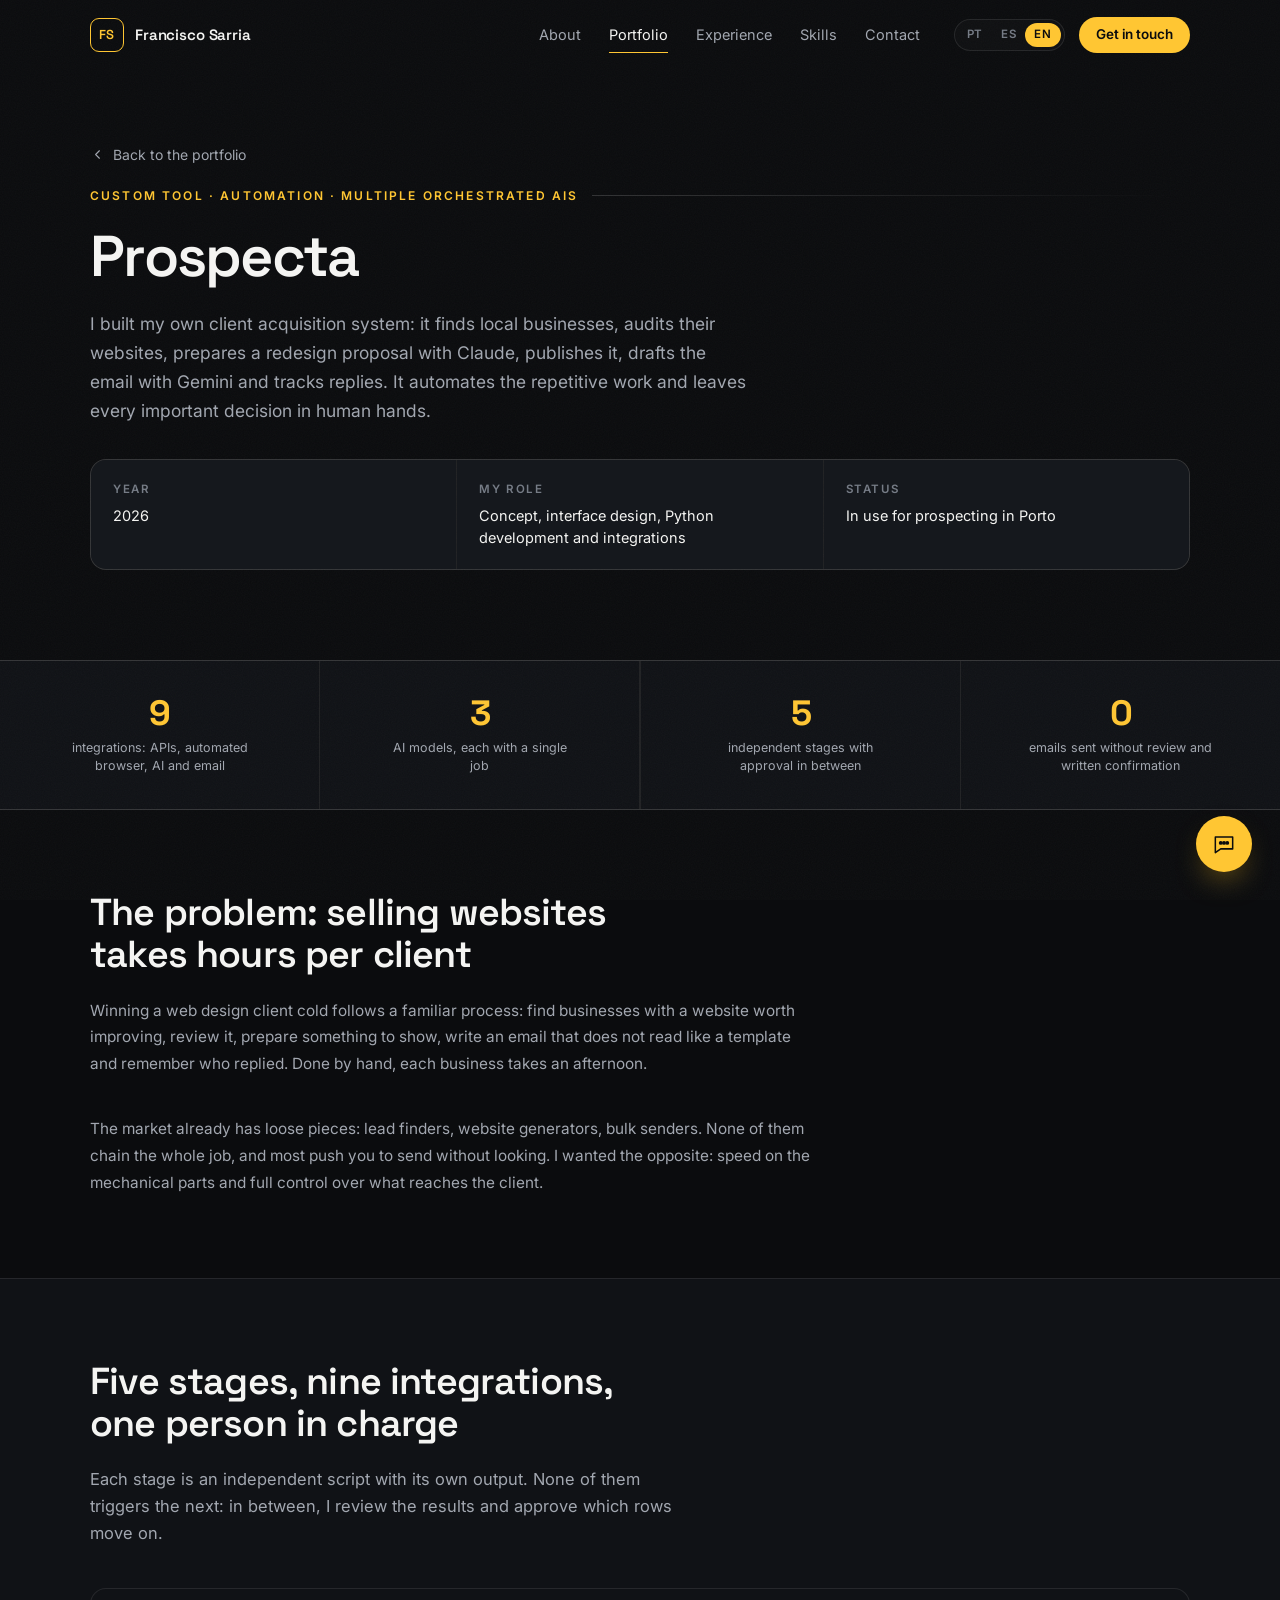
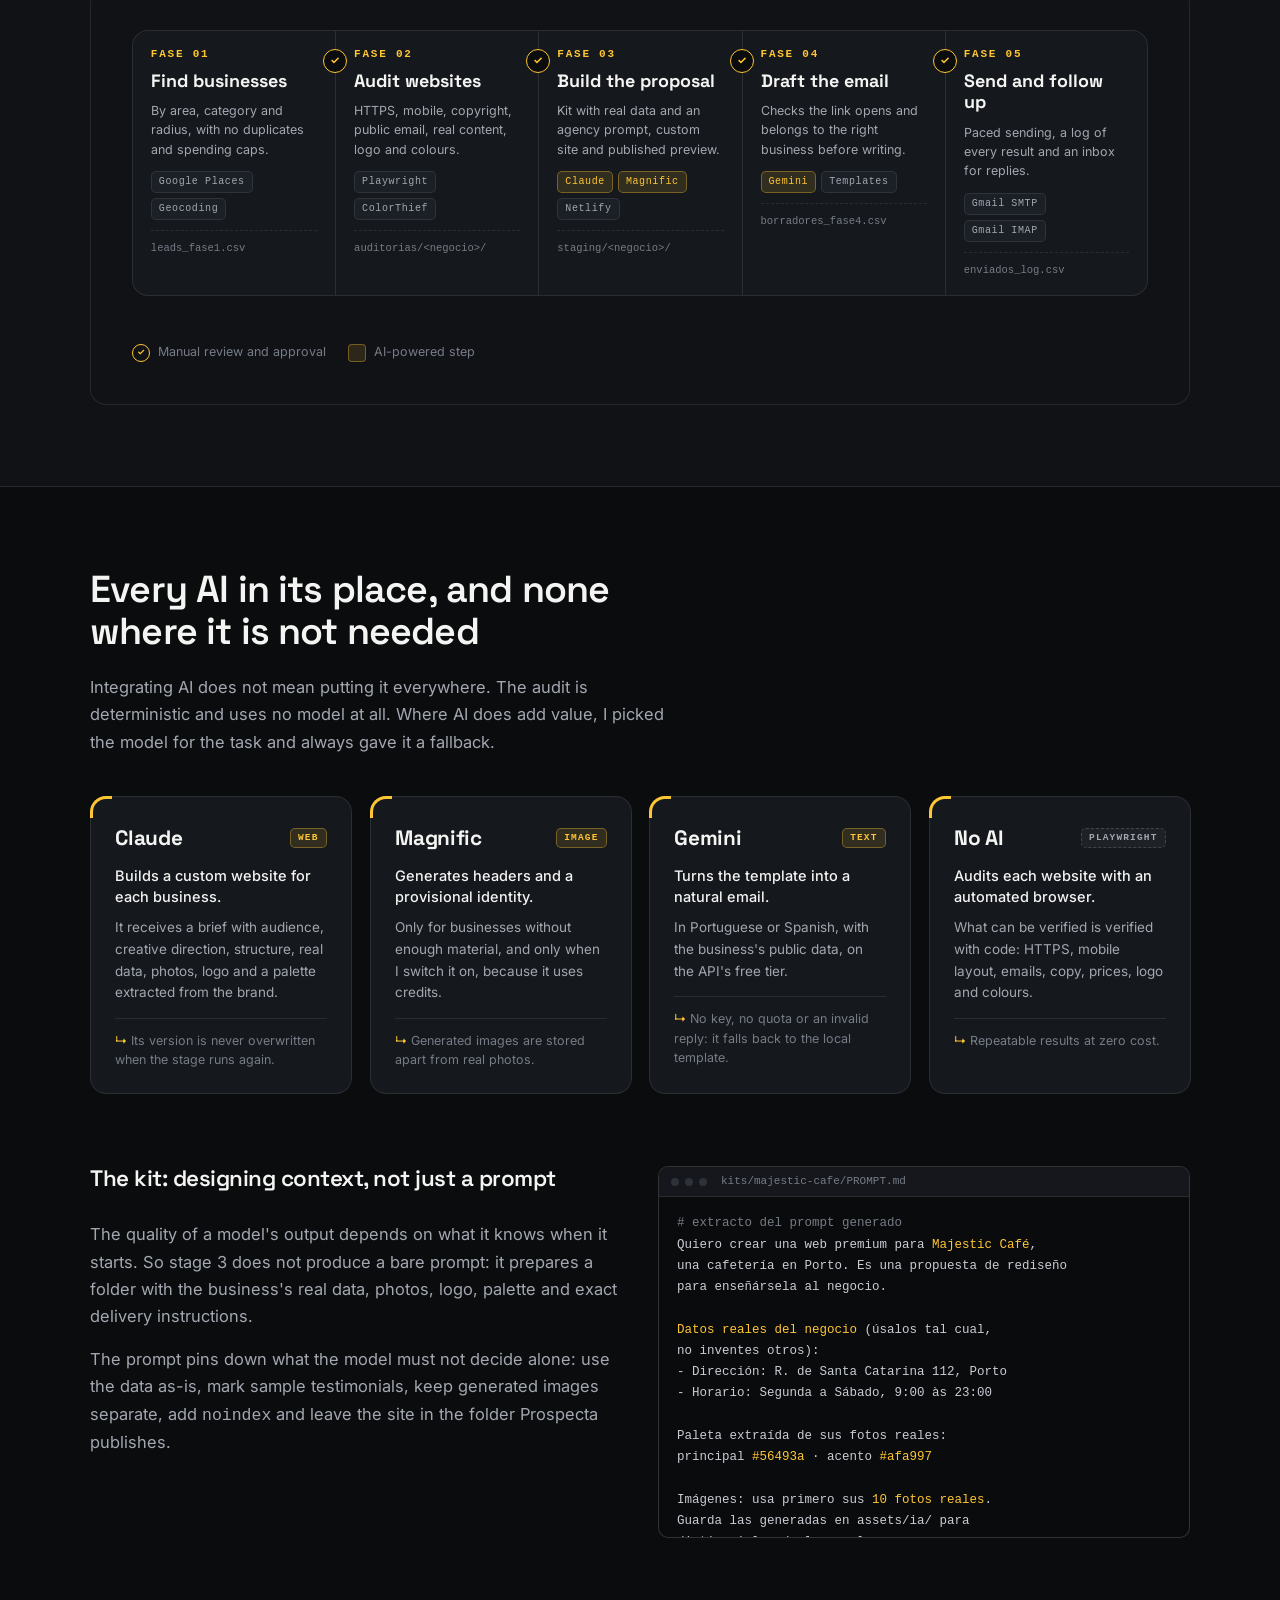
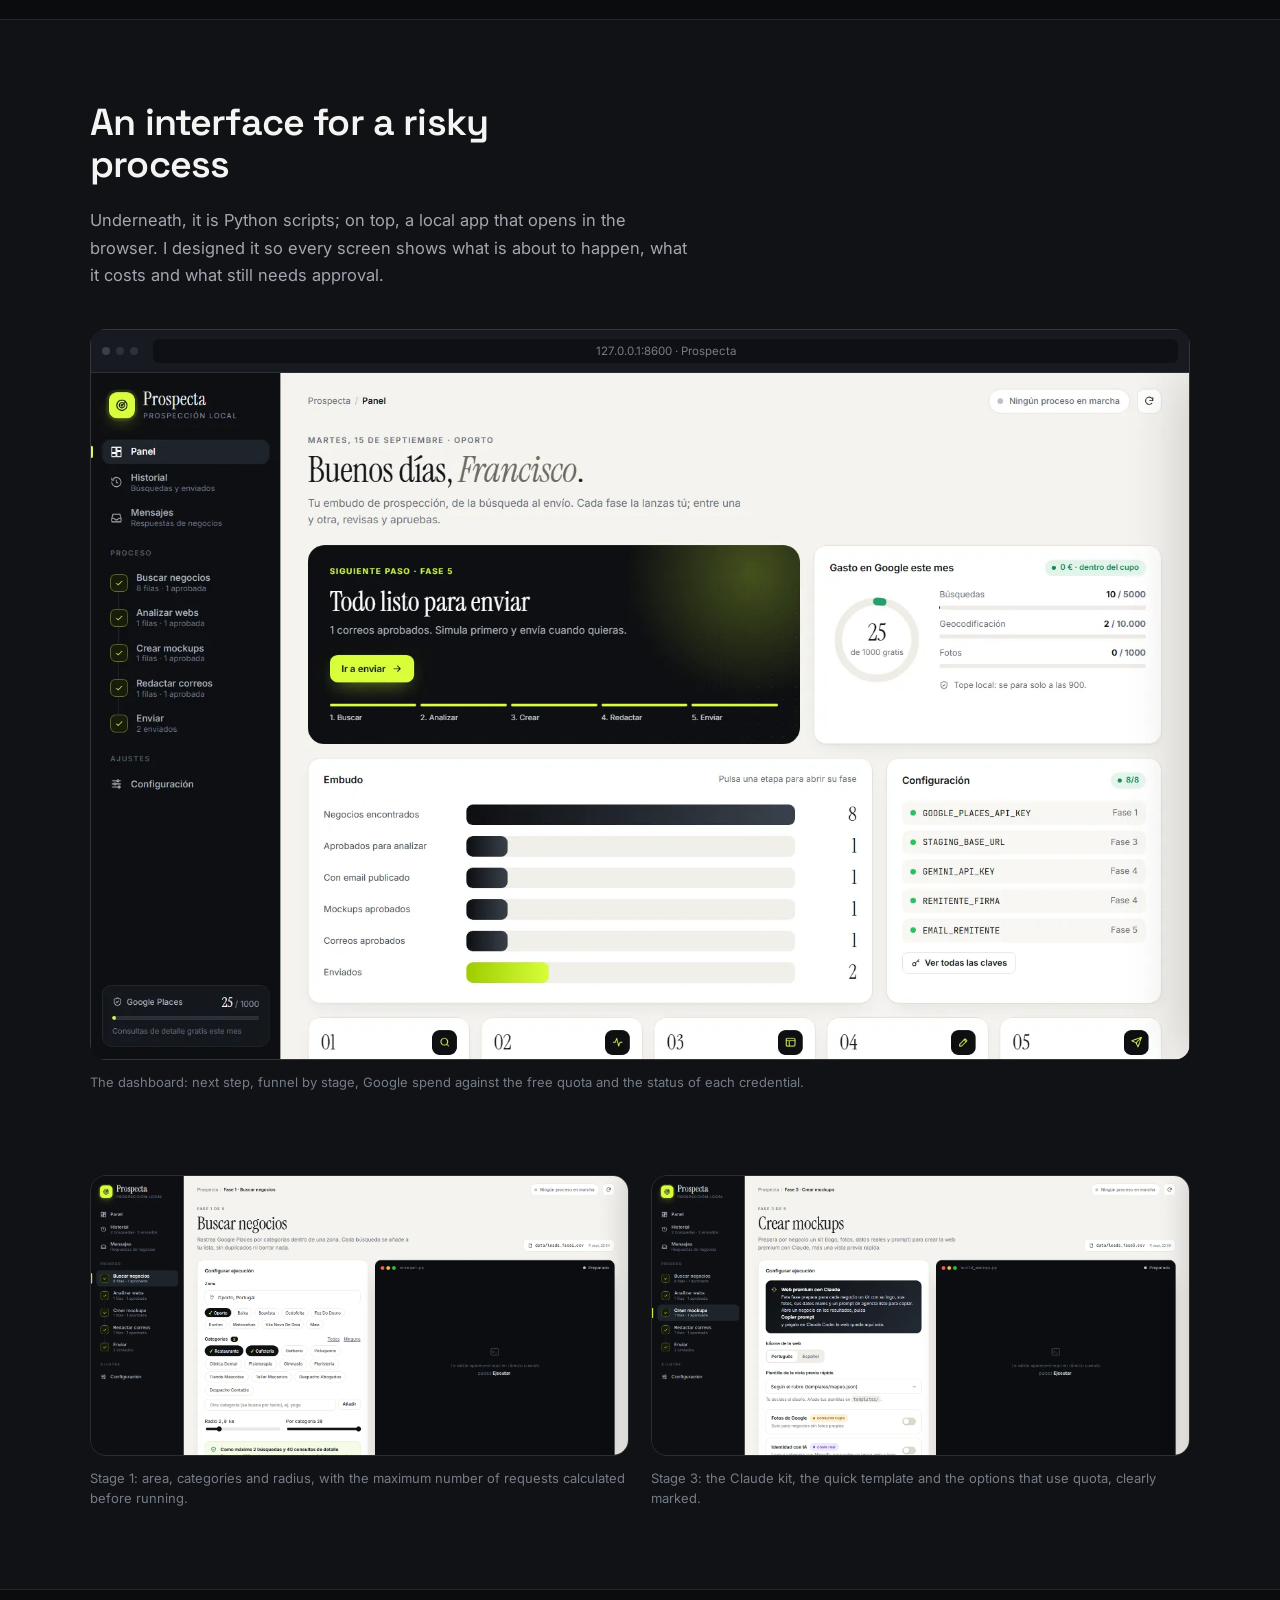
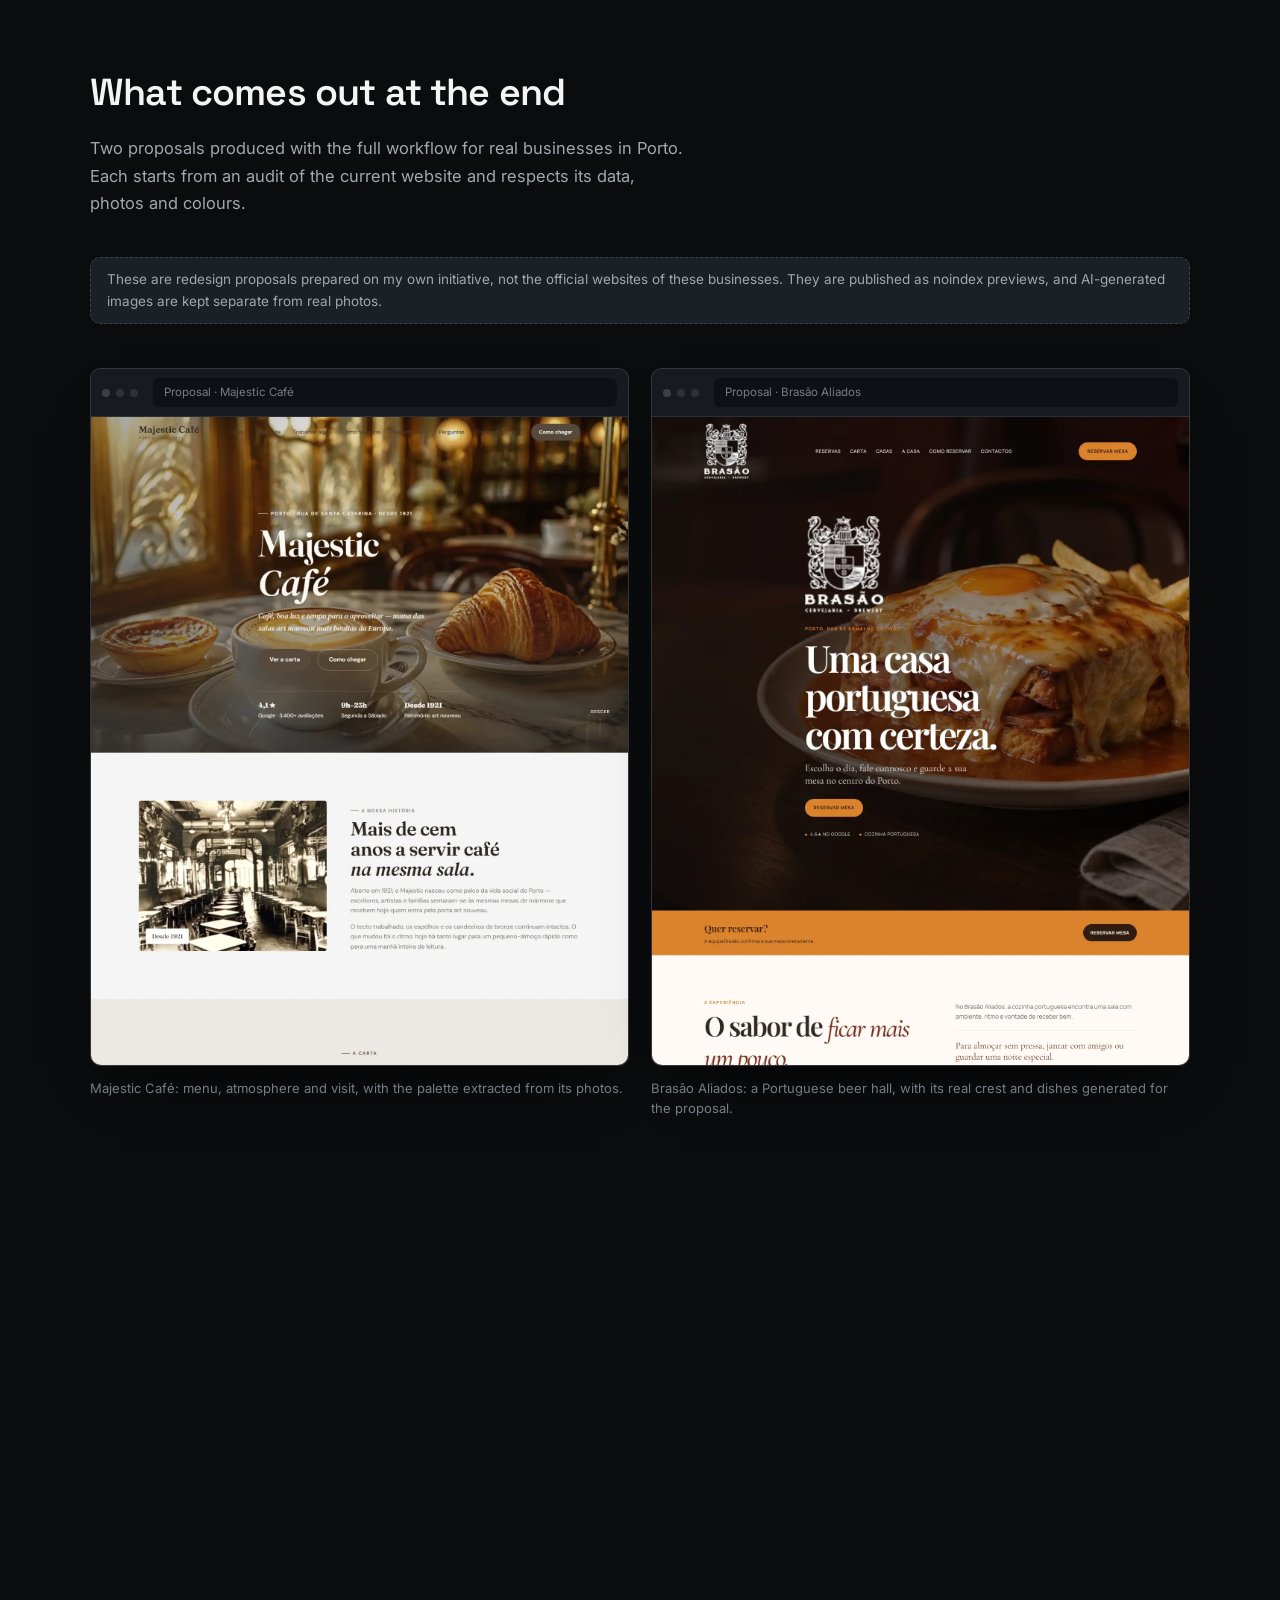
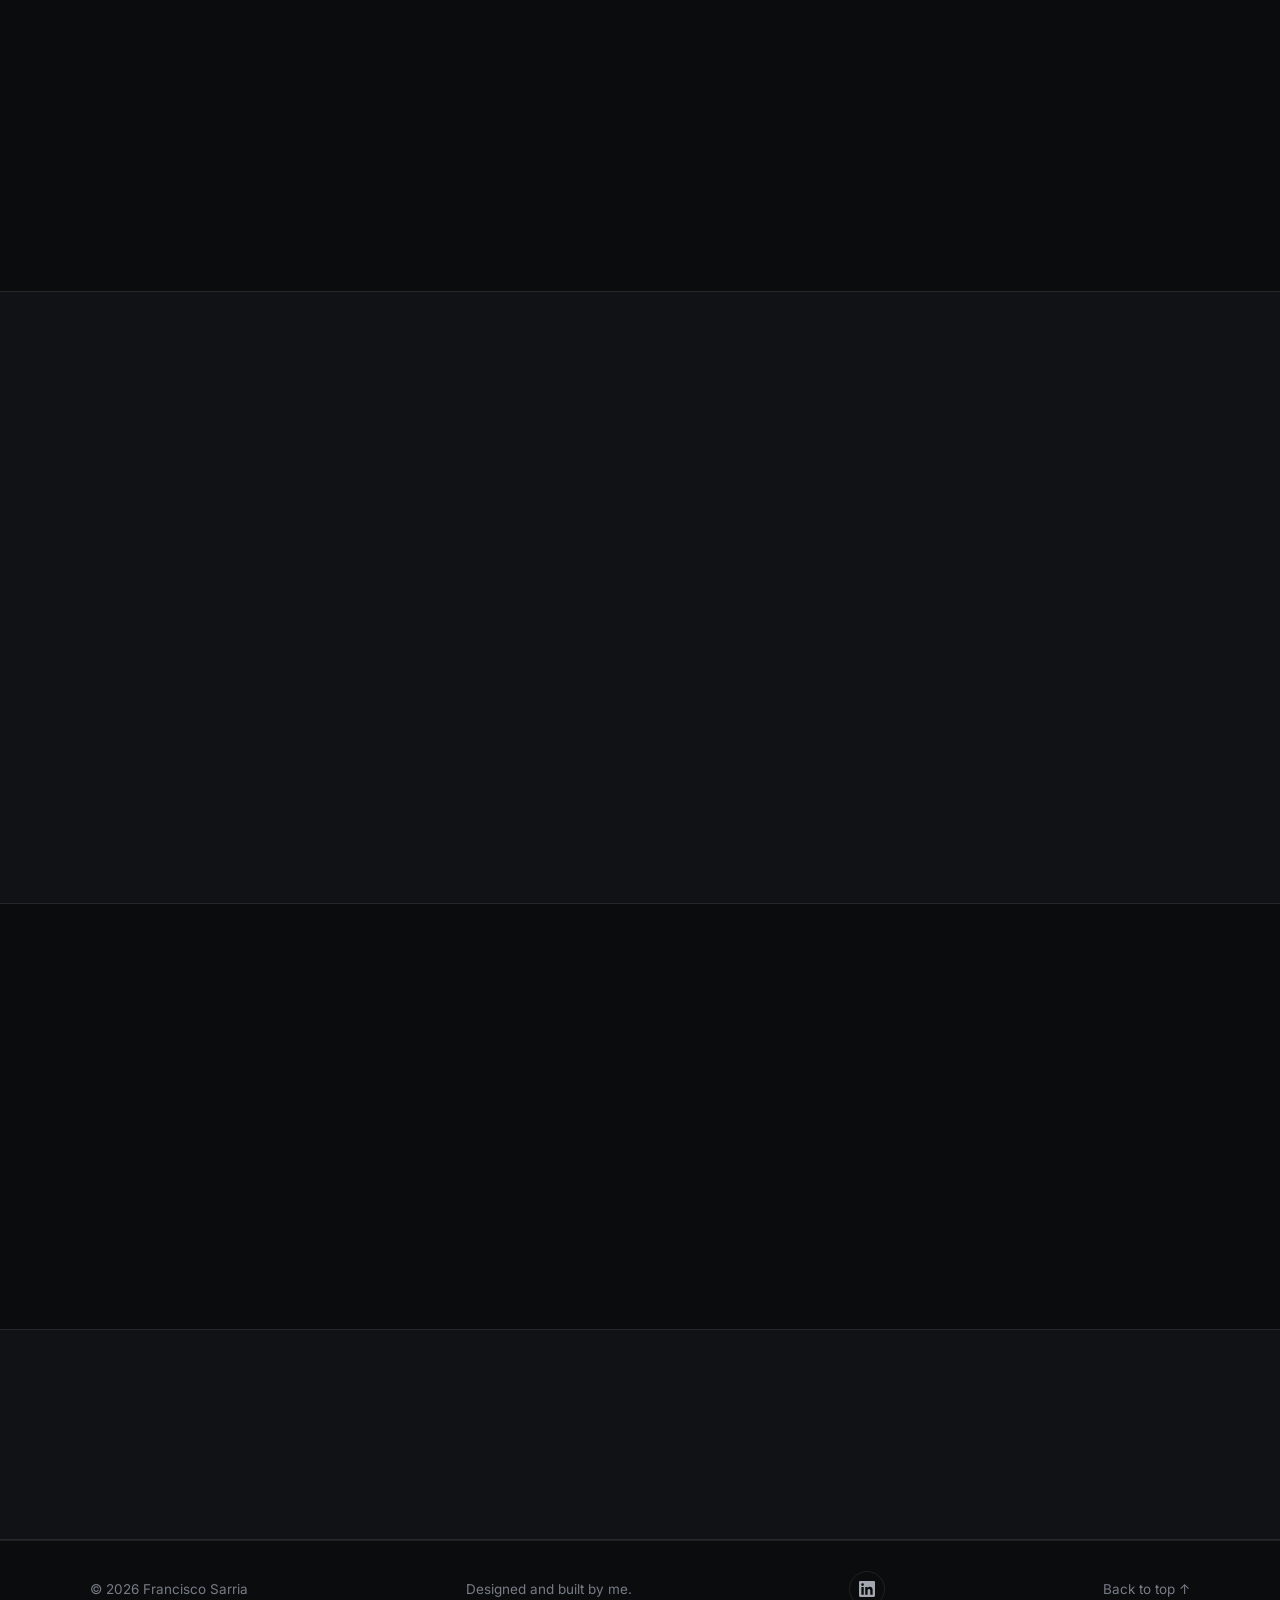
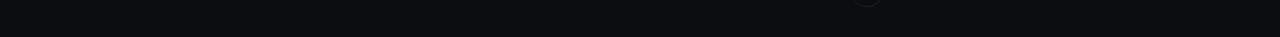
<file: prospecta.html>
<!DOCTYPE html>
<html lang="es">
<head>
<meta charset="utf-8">
<meta name="viewport" content="width=device-width, initial-scale=1, viewport-fit=cover">
<title data-i18n="pr.meta.title">Prospecta — prospección comercial automatizada con IA | Francisco Sarria</title>
<meta name="description" data-i18n-attr="content:pr.meta.desc" content="Una aplicación a medida que encuentra negocios locales, audita sus webs y prepara propuestas con Claude, Gemini y Magnific, con aprobación humana entre cada fase.">
<meta name="author" content="Francisco Sarria">
<meta name="theme-color" content="#0B0C0E">

<meta property="og:type" content="article">
<meta property="og:title" content="Prospecta — Francisco Sarria">
<meta property="og:description" content="Encuentra negocios, audita sus webs y prepara propuestas web personalizadas orquestando Claude, Gemini y Magnific.">
<meta property="og:image" content="https://frajo10.github.io/cvfrancisco/assets/img/prospecta/prospecta-portada.webp">
<meta property="og:url" content="https://frajo10.github.io/cvfrancisco/prospecta.html">

<meta name="twitter:card" content="summary_large_image">
<meta name="twitter:title" content="Prospecta — Francisco Sarria">
<meta name="twitter:description" content="Encuentra negocios, audita sus webs y prepara propuestas web personalizadas orquestando Claude, Gemini y Magnific.">
<meta name="twitter:image" content="https://frajo10.github.io/cvfrancisco/assets/img/prospecta/prospecta-portada.webp">
<link rel="canonical" href="https://frajo10.github.io/cvfrancisco/prospecta.html">
<link rel="icon" href="assets/img/favicon.svg" type="image/svg+xml">
<link rel="preconnect" href="https://fonts.googleapis.com">
<link rel="preconnect" href="https://fonts.gstatic.com" crossorigin>
<link href="https://fonts.googleapis.com/css2?family=Inter:wght@400;500;600&family=Space+Grotesk:wght@400;500;600;700&display=swap" rel="stylesheet">
<link rel="stylesheet" href="assets/css/style.css?v=62">
<script>document.documentElement.classList.add('js');</script>
<script type="application/ld+json">
{
  "@context": "https://schema.org",
  "@type": "SoftwareApplication",
  "name": "Prospecta",
  "applicationCategory": "BusinessApplication",
  "operatingSystem": "Windows",
  "url": "https://frajo10.github.io/cvfrancisco/prospecta.html",
  "description": "Aplicación local de prospección comercial que integra Google Places, Playwright, Claude, Magnific, Netlify, Gemini y Gmail en cinco fases con aprobación manual.",
  "image": "https://frajo10.github.io/cvfrancisco/assets/img/prospecta/prospecta-portada.webp",
  "inLanguage": "es",
  "author": { "@type": "Person", "name": "Francisco Sarria", "url": "https://frajo10.github.io/cvfrancisco/" },
  "isPartOf": { "@type": "CollectionPage", "name": "Portafolio", "url": "https://frajo10.github.io/cvfrancisco/portafolio.html" }
}
</script>
<script type="application/ld+json">
{
  "@context": "https://schema.org",
  "@type": "BreadcrumbList",
  "itemListElement": [
    { "@type": "ListItem", "position": 1, "name": "Inicio", "item": "https://frajo10.github.io/cvfrancisco/" },
    { "@type": "ListItem", "position": 2, "name": "Portafolio", "item": "https://frajo10.github.io/cvfrancisco/portafolio.html" },
    { "@type": "ListItem", "position": 3, "name": "Prospecta", "item": "https://frajo10.github.io/cvfrancisco/prospecta.html" }
  ]
}
</script>
</head>
<body>

<a class="skip-link" href="#contenido" data-i18n="a11y.skip">Ir al contenido</a>
<div class="progress" id="progress" aria-hidden="true"><span></span></div>

<!-- ============ HEADER ============ -->
<header class="site-header" id="header">
  <div class="wrap header-inner">
    <a href="index.html" class="brand" aria-label="Francisco Sarria">
      <span class="brand-mark">FS</span>
      <span class="brand-name">Francisco Sarria</span>
    </a>

    <nav class="nav" id="nav" aria-label="Principal">
      <a href="index.html#sobre-mi"    data-i18n="nav.about">Sobre mí</a>
      <a href="portafolio.html" class="active" data-i18n="nav.work">Portafolio</a>
      <a href="index.html#experiencia" data-i18n="nav.experience">Experiencia</a>
      <a href="index.html#habilidades" data-i18n="nav.skills">Habilidades</a>
      <a href="index.html#contacto"    data-i18n="nav.contact">Contacto</a>

      <div class="nav-tools">
        <div class="lang" role="group" aria-label="Idioma">
          <button type="button" data-lang="pt">PT</button>
          <button type="button" data-lang="es">ES</button>
          <button type="button" data-lang="en">EN</button>
        </div>
        <a href="index.html#contacto" class="btn btn-primary btn-sm nav-cta" data-i18n="cta.write">Escríbeme</a>
      </div>
    </nav>

    <button class="burger" id="burger" aria-expanded="false" aria-controls="nav" aria-label="Menú">
      <span></span><span></span>
    </button>
  </div>
</header>

<main id="contenido">

  <template data-lb-set="app">
    <i data-src="assets/img/prospecta/prospecta-panel.webp" data-alt="apr.panel"></i>
    <i data-src="assets/img/prospecta/prospecta-fase-1.webp" data-alt="apr.f1"></i>
    <i data-src="assets/img/prospecta/prospecta-fase-3.webp" data-alt="apr.f3"></i>
    <i data-src="assets/img/prospecta/prospecta-config.webp" data-alt="apr.config"></i>
  </template>

  <!-- ============ CABECERA DEL CASO ============ -->
  <section class="page-head case-hero">
    <div class="wrap">
      <a href="portafolio.html" class="back-link reveal">
        <svg viewBox="0 0 24 24" aria-hidden="true"><path d="M15 6l-6 6 6 6"/></svg>
        <span data-i18n="work.back">Volver al portafolio</span>
      </a>
      <p class="kicker reveal"><span data-i18n="pr.cat">Herramienta a medida · Automatización · Varias IAs orquestadas</span></p>
      <h1 class="reveal" data-d="1">Prospecta</h1>
      <p class="lead reveal" data-d="2" data-i18n="pr.lead">Construí mi propio sistema para conseguir clientes: encuentra negocios locales, audita sus webs, prepara una propuesta de rediseño con Claude, la publica, redacta el correo con Gemini y sigue las respuestas. Automatiza lo repetitivo y deja cada decisión importante en manos humanas.</p>
      <dl class="case-meta reveal" data-d="3">
        <div><dt data-i18n="fc.year.l">Año</dt><dd>2026</dd></div>
        <div><dt data-i18n="fc.role.l">Mi papel</dt><dd data-i18n="pr.role.v">Concepto, diseño de interfaz, desarrollo en Python e integraciones</dd></div>
        <div><dt data-i18n="fc.state.l">Estado</dt><dd data-i18n="pr.state.v">En uso para prospectar en Oporto</dd></div>
      </dl>
    </div>
  </section>

  <div class="case-kpis">
    <div class="case-kpi reveal" data-d="0" data-tilt="5"><b>9</b><span data-i18n="pr.kpi1">integraciones: APIs, navegador automatizado, IA y correo</span></div>
    <div class="case-kpi reveal" data-d="1" data-tilt="5"><b>3</b><span data-i18n="pr.kpi2">modelos de IA, cada uno con un solo trabajo</span></div>
    <div class="case-kpi reveal" data-d="2" data-tilt="5"><b>5</b><span data-i18n="pr.kpi3">fases independientes con aprobación entre ellas</span></div>
    <div class="case-kpi reveal" data-d="3" data-tilt="5"><b>0</b><span data-i18n="pr.kpi4">correos enviados sin revisión y confirmación escrita</span></div>
  </div>

  <!-- ============ 1 · EL PROBLEMA ============ -->
  <section class="case-sec">
    <div class="wrap">
      <h2 class="reveal" data-i18n="pr.s1.h">El problema: vender webs cuesta horas por cliente</h2>
      <div class="prose stack reveal">
        <p data-i18n="pr.s1.p1">Conseguir un cliente de diseño web en frío tiene un proceso conocido: localizar negocios con una web mejorable, revisarla, preparar algo que enseñar, escribir un correo que no parezca plantilla y acordarse de quién respondió. Hecho a mano, cada negocio se lleva una tarde.</p>
        <p data-i18n="pr.s1.p2">El mercado ya ofrece piezas sueltas: buscadores de leads, generadores de webs, herramientas de envío masivo. Ninguna encadena el trabajo completo, y la mayoría empuja a enviar sin mirar. Yo quería lo contrario: velocidad en lo mecánico y control total en lo que llega al cliente.</p>
      </div>
    </div>
  </section>

  <!-- ============ 2 · PIPELINE ============ -->
  <section class="case-sec section-alt">
    <div class="wrap">
      <h2 class="reveal" data-i18n="pr.s2.h">Cinco fases, nueve integraciones, una persona al mando</h2>
      <div class="case-copy case-lead reveal"><p data-i18n="pr.s2.lead">Cada fase es un script independiente con su propia salida. Ninguna lanza la siguiente: entre una y otra reviso los resultados y apruebo qué filas continúan.</p></div>

      <div class="pan reveal">
        <div class="pipe">
          <div class="pipe-step">
            <span class="pipe-n">FASE 01</span>
            <h4 data-i18n="pr.p1">Buscar negocios</h4>
            <p data-i18n="pr.p1d">Por zona, categoría y radio, sin duplicados y con topes de gasto.</p>
            <ul class="pipe-tools"><li>Google Places</li><li>Geocoding</li></ul>
            <span class="pipe-out">leads_fase1.csv</span>
          </div>
          <div class="pipe-step">
            <span class="pipe-n">FASE 02</span>
            <h4 data-i18n="pr.p2">Auditar webs</h4>
            <p data-i18n="pr.p2d">HTTPS, móvil, copyright, email público, contenido real, logo y colores.</p>
            <ul class="pipe-tools"><li>Playwright</li><li>ColorThief</li></ul>
            <span class="pipe-out">auditorias/&lt;negocio&gt;/</span>
          </div>
          <div class="pipe-step">
            <span class="pipe-n">FASE 03</span>
            <h4 data-i18n="pr.p3">Crear la propuesta</h4>
            <p data-i18n="pr.p3d">Kit con datos reales y prompt de agencia, web a medida y vista previa publicada.</p>
            <ul class="pipe-tools"><li class="is-ai">Claude</li><li class="is-ai">Magnific</li><li>Netlify</li></ul>
            <span class="pipe-out">staging/&lt;negocio&gt;/</span>
          </div>
          <div class="pipe-step">
            <span class="pipe-n">FASE 04</span>
            <h4 data-i18n="pr.p4">Redactar el correo</h4>
            <p data-i18n="pr.p4d">Comprueba que el enlace abre y es del negocio correcto antes de escribir.</p>
            <ul class="pipe-tools"><li class="is-ai">Gemini</li><li data-i18n="pr.tpl">Plantillas</li></ul>
            <span class="pipe-out">borradores_fase4.csv</span>
          </div>
          <div class="pipe-step">
            <span class="pipe-n">FASE 05</span>
            <h4 data-i18n="pr.p5">Enviar y seguir</h4>
            <p data-i18n="pr.p5d">Envío pausado, registro de cada resultado y bandeja de respuestas.</p>
            <ul class="pipe-tools"><li>Gmail SMTP</li><li>Gmail IMAP</li></ul>
            <span class="pipe-out">enviados_log.csv</span>
          </div>
        </div>
        <div class="pipe-legend">
          <span><i>✓</i><span data-i18n="pr.leg1">Revisión y aprobación manual</span></span>
          <span><i class="sq"></i><span data-i18n="pr.leg2">Paso con inteligencia artificial</span></span>
        </div>
      </div>
    </div>
  </section>

  <!-- ============ 3 · VARIAS IAS ============ -->
  <section class="case-sec">
    <div class="wrap">
      <h2 class="reveal" data-i18n="pr.s3.h">Cada IA en su sitio, y ninguna donde no hace falta</h2>
      <div class="case-copy case-lead reveal"><p data-i18n="pr.s3.lead">Integrar IA no es ponerla en todas partes. La auditoría es determinista y no usa ningún modelo. Donde sí aporta, elegí el modelo por la tarea y le di siempre una salida de emergencia.</p></div>

      <div class="ai-roles ai-roles--4 reveal">
        <div class="ai-role" data-tilt="4">
          <div class="ai-role-top"><h4>Claude</h4><em class="st st--ai" data-i18n="pr.ai.web">Web</em></div>
          <p class="ai-task" data-i18n="pr.ai.1t">Construye una web a medida para cada negocio.</p>
          <p data-i18n="pr.ai.1d">Recibe un brief con público, dirección creativa, estructura, datos reales, fotos, logo y paleta extraída de su marca.</p>
          <p class="ai-guard" data-i18n="pr.ai.1g">Su versión nunca se sobrescribe al regenerar la fase.</p>
        </div>
        <div class="ai-role" data-tilt="4">
          <div class="ai-role-top"><h4>Magnific</h4><em class="st st--ai" data-i18n="pr.ai.img">Imagen</em></div>
          <p class="ai-task" data-i18n="pr.ai.2t">Genera cabeceras e identidad provisional.</p>
          <p data-i18n="pr.ai.2d">Solo para negocios sin material suficiente, y solo si activo la opción, porque consume créditos.</p>
          <p class="ai-guard" data-i18n="pr.ai.2g">Las imágenes generadas se guardan aparte de las fotos reales.</p>
        </div>
        <div class="ai-role" data-tilt="4">
          <div class="ai-role-top"><h4>Gemini</h4><em class="st st--ai" data-i18n="pr.ai.txt">Texto</em></div>
          <p class="ai-task" data-i18n="pr.ai.3t">Convierte la plantilla en un correo natural.</p>
          <p data-i18n="pr.ai.3d">En portugués o español, con datos públicos del negocio y en el nivel gratuito de la API.</p>
          <p class="ai-guard" data-i18n="pr.ai.3g">Sin clave, sin cupo o con respuesta inválida, usa la plantilla local.</p>
        </div>
        <div class="ai-role" data-tilt="4">
          <div class="ai-role-top"><h4 data-i18n="pr.ai.4h">Sin IA</h4><em class="st st--prep">Playwright</em></div>
          <p class="ai-task" data-i18n="pr.ai.4t">Audita cada web con un navegador automatizado.</p>
          <p data-i18n="pr.ai.4d">Lo verificable se verifica con código: HTTPS, adaptación a móvil, emails, textos, precios, logo y colores.</p>
          <p class="ai-guard" data-i18n="pr.ai.4g">Resultados repetibles y coste cero.</p>
        </div>
      </div>

      <div class="split gal-esc reveal">
        <div class="case-copy">
          <h3 data-i18n="pr.kit.h">El kit: diseñar el contexto, no solo el prompt</h3>
          <p data-i18n="pr.kit.p1">La calidad de lo que produce un modelo depende de lo que sabe al empezar. Por eso la fase 3 no genera un prompt suelto: prepara una carpeta con los datos reales del negocio, sus fotos, su logo, su paleta y las instrucciones exactas de entrega.</p>
          <p data-i18n-html="pr.kit.p2">El prompt fija lo que el modelo no debe decidir solo: usar los datos tal cual, marcar los testimonios de ejemplo, separar las imágenes generadas, añadir <code>noindex</code> y dejar la web en la carpeta que Prospecta publica.</p>
        </div>
        <div class="console">
          <div class="console-bar"><span class="tl"></span><span class="tl"></span><span class="tl"></span><em>kits/majestic-cafe/PROMPT.md</em></div>
<pre><span class="c"># extracto del prompt generado</span>
Quiero crear una web premium para <mark>Majestic Café</mark>,
una cafetería en Porto. Es una propuesta de rediseño
para enseñársela al negocio.

<mark>Datos reales del negocio</mark> (úsalos tal cual,
no inventes otros):
- Dirección: R. de Santa Catarina 112, Porto
- Horario: Segunda a Sábado, 9:00 às 23:00

Paleta extraída de sus fotos reales:
principal <mark>#56493a</mark> · acento <mark>#afa997</mark>

Imágenes: usa primero sus <mark>10 fotos reales</mark>.
Guarda las generadas en assets/ia/ para
distinguirlas de las reales.

Entrega: sitio estático en staging/majestic-cafe
con &lt;meta name="robots" content="noindex"&gt;.</pre>
        </div>
      </div>
    </div>
  </section>

  <!-- ============ 4 · INTERFAZ ============ -->
  <section class="case-sec section-alt">
    <div class="wrap">
      <h2 class="reveal" data-i18n="pr.s4.h">Una interfaz para un proceso con riesgo</h2>
      <div class="case-copy case-lead reveal"><p data-i18n="pr.s4.lead">Por debajo son scripts de Python; por encima, una aplicación local que se abre en el navegador. La diseñé para que en cada pantalla se vea qué va a pasar, cuánto cuesta y qué falta por aprobar.</p></div>

      <div class="stack-lg">
        <figure class="fig reveal">
          <button class="lb-open-btn lb-open-btn--plena" type="button" data-lb="app" data-lb-i="0">
            <div class="browser">
              <div class="browser-bar">
                <span class="tl"></span><span class="tl"></span><span class="tl"></span>
                <span class="url">127.0.0.1:8600 · Prospecta</span>
              </div>
              <img src="assets/img/prospecta/prospecta-panel.webp" data-i18n-attr="alt:apr.panel" alt="" loading="lazy" width="1600" height="1000">
            </div>
          </button>
          <figcaption data-i18n="pr.cap.panel">El panel: siguiente paso, embudo por etapas, gasto en Google frente al cupo gratuito y estado de cada credencial.</figcaption>
        </figure>

        <div class="fc-par reveal">
          <figure class="fig">
            <button class="lb-open-btn lb-open-btn--plena" type="button" data-lb="app" data-lb-i="1">
              <img src="assets/img/prospecta/prospecta-fase-1.webp" data-i18n-attr="alt:apr.f1" alt="" loading="lazy" width="1600" height="1000">
            </button>
            <figcaption data-i18n="pr.cap.f1">Fase 1: zona, categorías y radio, con el máximo de consultas calculado antes de ejecutar.</figcaption>
          </figure>
          <figure class="fig">
            <button class="lb-open-btn lb-open-btn--plena" type="button" data-lb="app" data-lb-i="2">
              <img src="assets/img/prospecta/prospecta-fase-3.webp" data-i18n-attr="alt:apr.f3" alt="" loading="lazy" width="1600" height="1000">
            </button>
            <figcaption data-i18n="pr.cap.f3">Fase 3: el kit para Claude, la plantilla rápida y las opciones que consumen cupo, marcadas como tales.</figcaption>
          </figure>
        </div>
      </div>
    </div>
  </section>

  <!-- ============ 5 · RESULTADO ============ -->
  <section class="case-sec">
    <div class="wrap">
      <h2 class="reveal" data-i18n="pr.s5.h">Lo que sale al final del proceso</h2>
      <div class="case-copy case-lead reveal"><p data-i18n="pr.s5.lead">Dos propuestas generadas con el flujo completo para negocios reales de Oporto. Cada una parte de la auditoría de su web actual y respeta sus datos, sus fotos y sus colores.</p></div>
      <p class="fc-aviso reveal" data-i18n="pr.aviso">Son propuestas de rediseño preparadas por iniciativa propia, no webs oficiales de estos negocios. Se publican como vista previa con noindex y las imágenes generadas con IA están separadas de las fotos reales.</p>

      <div class="stack-lg gal-esc">
        <div class="fc-par reveal">
          <figure class="fig">
            <div class="browser browser--scroll">
              <div class="browser-bar">
                <span class="tl"></span><span class="tl"></span><span class="tl"></span>
                <span class="url" data-i18n="pr.url.maj">Propuesta · Majestic Café</span>
              </div>
              <div class="browser-scroll">
                <img src="assets/img/prospecta/prospecta-majestic-cafe-desk.webp" data-i18n-attr="alt:apr.maj" alt="" loading="lazy" width="1440" height="9237">
              </div>
            </div>
            <figcaption data-i18n="pr.cap.maj">Majestic Café: carta, ambiente y visita, con la paleta extraída de sus fotos.</figcaption>
          </figure>
          <figure class="fig">
            <div class="browser browser--scroll">
              <div class="browser-bar">
                <span class="tl"></span><span class="tl"></span><span class="tl"></span>
                <span class="url" data-i18n="pr.url.bra">Propuesta · Brasão Aliados</span>
              </div>
              <div class="browser-scroll">
                <img src="assets/img/prospecta/prospecta-brasao-aliados-desk.webp" data-i18n-attr="alt:apr.bra" alt="" loading="lazy" width="1440" height="7683">
              </div>
            </div>
            <figcaption data-i18n="pr.cap.bra">Brasão Aliados: cervecería portuguesa, con su escudo real y platos generados para la propuesta.</figcaption>
          </figure>
        </div>

        <div class="gal-moviles gal-moviles--4 reveal">
          <figure class="phone-fig">
            <div class="phone phone--scroll"><img src="assets/img/prospecta/prospecta-majestic-cafe-mob.webp" data-i18n-attr="alt:apr.majm" alt="" loading="lazy" width="390" height="12533"></div>
            <figcaption data-i18n="pr.cap.majm">Majestic Café en móvil.</figcaption>
          </figure>
          <figure class="phone-fig">
            <div class="phone phone--scroll"><img src="assets/img/prospecta/prospecta-brasao-aliados-mob.webp" data-i18n-attr="alt:apr.bram" alt="" loading="lazy" width="390" height="10043"></div>
            <figcaption data-i18n="pr.cap.bram">Brasão Aliados en móvil.</figcaption>
          </figure>
          <figure class="phone-fig fig--wide2">
            <button class="lb-open-btn lb-open-btn--plena" type="button" data-lb="app" data-lb-i="3">
              <img src="assets/img/prospecta/prospecta-config.webp" data-i18n-attr="alt:apr.config" alt="" loading="lazy" width="1600" height="1000">
            </button>
            <figcaption data-i18n="pr.cap.config">Configuración: cada clave con su fase y su estado, sin mostrar nunca su valor, y un plan de protección de gasto.</figcaption>
          </figure>
        </div>
      </div>
    </div>
  </section>

  <!-- ============ 6 · CONTROLES ============ -->
  <section class="case-sec section-alt">
    <div class="wrap">
      <h2 class="reveal" data-i18n="pr.s6.h">Automatizar sin perder el control</h2>
      <div class="prose stack reveal">
        <p data-i18n="pr.s6.p1">Una herramienta que escribe a negocios en tu nombre puede hacer mucho daño en un minuto. Las decisiones de seguridad fueron parte del diseño desde el principio, no un añadido.</p>
      </div>
      <ul class="fc-seg reveal">
        <li data-tilt="4"><b data-i18n="pr.seg.1">Solo en el ordenador local</b><span data-i18n="pr.seg.1d">El servidor escucha en 127.0.0.1 y las claves viven en un .env que nunca se sube.</span></li>
        <li data-tilt="4"><b data-i18n="pr.seg.2">Una fase, un botón</b><span data-i18n="pr.seg.2d">Nada se encadena solo: cada fase se ejecuta cuando la lanzo.</span></li>
        <li data-tilt="4"><b data-i18n="pr.seg.3">Confirmación escrita</b><span data-i18n="pr.seg.3d">El envío real exige escribir ENVIAR, con 30 segundos entre correos.</span></li>
        <li data-tilt="4"><b data-i18n="pr.seg.4">Enlaces verificados dos veces</b><span data-i18n="pr.seg.4d">Antes de redactar y antes de enviar se comprueba que la vista previa abre y es del negocio correcto.</span></li>
        <li data-tilt="4"><b data-i18n="pr.seg.5">Gmail en solo lectura</b><span data-i18n="pr.seg.5d">La bandeja no borra, no mueve y no marca nada; solo detecta respuestas y bajas.</span></li>
        <li data-tilt="4"><b data-i18n="pr.seg.6">Gasto con tope</b><span data-i18n="pr.seg.6d">Contadores locales detienen Google Places antes de salir del cupo gratuito.</span></li>
      </ul>
    </div>
  </section>

  <!-- ============ 7 · QUÉ DEMUESTRA ============ -->
  <section class="case-sec">
    <div class="wrap">
      <h2 class="reveal" data-i18n="pr.s7.h">Lo que este proyecto dice de cómo trabajo</h2>
      <div class="proof reveal">
        <div><b data-i18n="pr.pr.1">Orquesto varias IAs en un mismo flujo</b><p data-i18n="pr.pr.1d">Claude, Gemini y Magnific, cada una elegida por su tarea y con alternativa si falla.</p></div>
        <div><b data-i18n="pr.pr.2">Convierto un proceso de negocio en software</b><p data-i18n="pr.pr.2d">Del problema real a una herramienta que uso cada semana.</p></div>
        <div><b data-i18n="pr.pr.3">Diseño la automatización con responsabilidad</b><p data-i18n="pr.pr.3d">Velocidad donde es mecánico, revisión humana donde hay riesgo.</p></div>
      </div>
    </div>
  </section>

  <!-- ============ ACCIONES ============ -->
  <section class="case-sec section-alt">
    <div class="wrap">
      <div class="case-actions reveal">
        <a href="portafolio.html" class="btn btn-ghost">
          <svg viewBox="0 0 24 24" aria-hidden="true"><path d="M15 6l-6 6 6 6"/></svg>
          <span data-i18n="work.back">Volver al portafolio</span>
        </a>
        <a href="nicho.html" class="btn btn-ghost">
          <span data-i18n="pr.next">Ver también: Nicho</span>
          <svg viewBox="0 0 24 24" aria-hidden="true"><path d="M9 6l6 6-6 6"/></svg>
        </a>
        <a href="index.html#contacto" class="btn btn-primary">
          <svg viewBox="0 0 24 24" aria-hidden="true"><path d="M3 6.5h18v11H8l-5 3.5z"/></svg>
          <span data-i18n="tools.cta">Quiero una herramienta así</span>
        </a>
      </div>
    </div>
  </section>

</main>

<footer class="site-footer">
  <div class="wrap footer-inner">
    <p>© <span id="year">2026</span> Francisco Sarria</p>
    <p data-i18n="footer.note">Diseñado y desarrollado por mí.</p>

    <ul class="foot-social">
        <li><a href="https://www.linkedin.com/in/francisco-sarria-528048232/" target="_blank" rel="noopener noreferrer" aria-label="LinkedIn"><svg class="ico-brand" viewBox="0 0 24 24" aria-hidden="true"><path d="M20.45 20.45h-3.55v-5.57c0-1.33-.03-3.04-1.86-3.04-1.85 0-2.13 1.45-2.13 2.94v5.67H9.35V9h3.41v1.56h.05c.48-.9 1.64-1.85 3.37-1.85 3.6 0 4.27 2.37 4.27 5.46v6.28zM5.34 7.43a2.06 2.06 0 1 1 0-4.13 2.06 2.06 0 0 1 0 4.13zm1.78 13.02H3.56V9h3.56v11.45zM22.22 0H1.77C.79 0 0 .77 0 1.73v20.54C0 23.23.79 24 1.77 24h20.45c.98 0 1.78-.77 1.78-1.73V1.73C24 .77 23.2 0 22.22 0z"/></svg></a></li>
    </ul>
    <a href="#contenido" class="to-top" data-i18n="footer.top">Volver arriba ↑</a>
  </div>
</footer>

<script src="assets/js/i18n.js?v=62"></script>
<script src="assets/js/main.js?v=62"></script>
<script src="assets/js/motion.js?v=62" defer></script>
<script src="assets/js/asistente.js?v=62" defer></script>
</body>
</html>
</file>
<file: assets/css/style.css>
/* =========================================================
   Francisco Sarria — Portfolio
   ========================================================= */

:root{
  --bg:#0B0C0E;
  --bg-alt:#101216;
  --surface:#15181D;
  --surface-2:#1B1F26;
  --line:rgba(255,255,255,.09);
  --line-strong:rgba(255,255,255,.16);

  --text:#F4F4F2;
  --muted:#A2A7B0;
  --muted-dim:#767C86;

  --accent:#FFC633;
  --accent-dim:#C99A1F;
  --accent-soft:rgba(255,198,51,.12);

  --font-display:'Space Grotesk',ui-sans-serif,system-ui,sans-serif;
  --font-body:'Inter',ui-sans-serif,system-ui,-apple-system,'Segoe UI',sans-serif;

  --wrap:1180px;
  --pad:clamp(20px,5vw,40px);
  --radius:16px;
  --radius-sm:10px;

  --ease:cubic-bezier(.22,.61,.36,1);
  --header-h:70px;
}

*,*::before,*::after{box-sizing:border-box}

html{
  -webkit-text-size-adjust:100%;
  scroll-behavior:smooth;
}

body{
  margin:0;
  background:var(--bg);
  color:var(--text);
  font-family:var(--font-body);
  font-size:clamp(15.5px,.35vw + 15px,17px);
  line-height:1.65;
  -webkit-font-smoothing:antialiased;
  overflow-x:hidden;
}

body::before{ /* grain */
  content:"";
  position:fixed;
  inset:0;
  pointer-events:none;
  z-index:1;
  opacity:.035;
  background-image:url("data:image/svg+xml,%3Csvg xmlns='http://www.w3.org/2000/svg' width='140' height='140'%3E%3Cfilter id='n'%3E%3CfeTurbulence type='fractalNoise' baseFrequency='.85' numOctaves='3'/%3E%3C/filter%3E%3Crect width='100%25' height='100%25' filter='url(%23n)'/%3E%3C/svg%3E");
}

img{max-width:100%;height:auto;display:block}
svg{fill:none;stroke:currentColor;stroke-width:1.7;stroke-linecap:round;stroke-linejoin:round}

a{color:inherit;text-decoration:none}
ul,ol{margin:0;padding:0;list-style:none}
h1,h2,h3{font-family:var(--font-display);font-weight:600;line-height:1.12;letter-spacing:-.022em;margin:0}
p{margin:0}

::selection{background:var(--accent);color:#0B0C0E}

:focus-visible{
  outline:2px solid var(--accent);
  outline-offset:3px;
  border-radius:4px;
}

.wrap{width:100%;max-width:var(--wrap);margin-inline:auto;padding-inline:var(--pad)}

.skip-link{
  position:absolute;left:-9999px;top:10px;z-index:200;
  background:var(--accent);color:#0B0C0E;padding:10px 16px;border-radius:8px;font-weight:600;
}
.skip-link:focus{left:16px}

/* ---------- scroll progress ---------- */
.progress{position:fixed;top:0;left:0;right:0;height:2px;z-index:120;background:transparent}
.progress span{display:block;height:100%;width:0;background:var(--accent);transition:width .1s linear}

/* ---------- header ---------- */
.site-header{
  position:fixed;top:0;left:0;right:0;z-index:100;
  transition:background .35s var(--ease),border-color .35s var(--ease),backdrop-filter .35s;
  border-bottom:1px solid transparent;
}
.site-header.is-stuck{
  background:rgba(11,12,14,.82);
  backdrop-filter:blur(14px) saturate(140%);
  -webkit-backdrop-filter:blur(14px) saturate(140%);
  border-bottom-color:var(--line);
}
.header-inner{display:flex;align-items:center;justify-content:space-between;gap:20px;height:var(--header-h)}

.brand{display:flex;align-items:center;gap:11px;font-family:var(--font-display);font-weight:600}
.brand-mark{
  width:34px;height:34px;flex:none;display:grid;place-items:center;
  border:1px solid var(--accent);color:var(--accent);
  border-radius:9px;font-size:13px;letter-spacing:.03em;
  transition:background .3s var(--ease),color .3s var(--ease);
}
.brand:hover .brand-mark{background:var(--accent);color:#0B0C0E}
.brand-name{font-size:15px;letter-spacing:-.01em}

.nav{display:flex;align-items:center;gap:28px}
.nav > a{
  position:relative;font-size:14.5px;color:var(--muted);
  transition:color .25s var(--ease);padding:6px 0;
}
.nav > a::after{
  content:"";position:absolute;left:0;bottom:0;height:1px;width:0;background:var(--accent);
  transition:width .3s var(--ease);
}
.nav > a:hover{color:var(--text)}
.nav > a.active{color:var(--text)}
.nav > a.active::after,.nav > a:hover::after{width:100%}

.nav-tools{display:flex;align-items:center;gap:14px;margin-left:6px}

.lang{display:flex;border:1px solid var(--line);border-radius:999px;padding:3px;background:rgba(255,255,255,.02)}
.lang button{
  appearance:none;border:0;background:transparent;color:var(--muted-dim);
  font:600 11.5px/1 var(--font-body);letter-spacing:.06em;
  padding:6px 9px;border-radius:999px;cursor:pointer;
  transition:color .25s var(--ease),background .25s var(--ease);
}
.lang button:hover{color:var(--text)}
.lang button.active{background:var(--accent);color:#0B0C0E}

.burger{
  display:none;width:42px;height:42px;border:1px solid var(--line);background:transparent;
  border-radius:10px;cursor:pointer;padding:0;position:relative;
}
.burger span{
  position:absolute;left:11px;width:20px;height:1.5px;background:var(--text);
  transition:transform .3s var(--ease),opacity .3s var(--ease);
}
.burger span:nth-child(1){top:17px}
.burger span:nth-child(2){top:23px}
.burger[aria-expanded="true"] span:nth-child(1){transform:translateY(3px) rotate(45deg)}
.burger[aria-expanded="true"] span:nth-child(2){transform:translateY(-3px) rotate(-45deg)}

/* ---------- buttons ---------- */
.btn{
  display:inline-flex;align-items:center;gap:9px;
  font:600 14.5px/1 var(--font-body);letter-spacing:-.005em;
  padding:14px 22px;border-radius:999px;cursor:pointer;
  border:1px solid transparent;
  transition:transform .25s var(--ease),background .25s var(--ease),color .25s var(--ease),border-color .25s var(--ease),box-shadow .25s var(--ease);
}
.btn svg{width:17px;height:17px;flex:none}
.btn-primary{background:var(--accent);color:#0B0C0E;box-shadow:0 0 0 0 rgba(255,198,51,.35)}
.btn-primary:hover{transform:translateY(-2px);box-shadow:0 10px 30px -10px rgba(255,198,51,.5)}
.btn-ghost{border-color:var(--line-strong);color:var(--text)}
.btn-ghost:hover{transform:translateY(-2px);border-color:var(--accent);color:var(--accent)}
.btn-sm{padding:10px 16px;font-size:13.5px}

.link-min{
  font-size:13.5px;color:var(--muted-dim);border-bottom:1px solid var(--line);
  padding-bottom:2px;transition:color .25s var(--ease),border-color .25s var(--ease);
}
.link-min:hover{color:var(--accent);border-color:var(--accent)}

/* ---------- hero ---------- */
.hero{position:relative;padding-top:calc(var(--header-h) + clamp(48px,9vh,96px));padding-bottom:clamp(60px,9vh,110px);overflow:hidden}
.hero-bg{position:absolute;inset:-10% 0 auto;height:120%;z-index:0;pointer-events:none}
.hero-bg img{width:100%;height:100%;object-fit:cover;opacity:.28;will-change:transform}
.hero::after{
  content:"";position:absolute;inset:0;z-index:0;pointer-events:none;
  background:
    radial-gradient(90% 70% at 78% 12%,rgba(255,198,51,.10),transparent 60%),
    linear-gradient(180deg,rgba(11,12,14,.55) 0%,rgba(11,12,14,.86) 55%,var(--bg) 100%);
}
.hero-grid{position:relative;z-index:2;display:grid;grid-template-columns:1.15fr .85fr;gap:clamp(32px,5vw,72px);align-items:center}

.eyebrow{
  display:inline-flex;align-items:center;gap:9px;
  font-size:12.5px;letter-spacing:.13em;text-transform:uppercase;color:var(--muted);
  border:1px solid var(--line);border-radius:999px;padding:8px 16px;margin-bottom:18px;
  background:rgba(255,255,255,.02);
}

/* Kicker del hero: cargo + stack, en una linea */
.hero-kicker{
  display:flex;flex-wrap:wrap;align-items:center;gap:10px;
  font-family:var(--font-display);font-size:13px;font-weight:500;
  letter-spacing:.1em;text-transform:uppercase;line-height:1.5;
  margin-bottom:20px;
}
.hk-role{color:var(--accent)}
/* La barra viaja pegada al stack, para que nunca quede colgando al final de una linea */
.hk-stack{color:var(--muted)}
.hk-stack::before{content:"|";color:var(--muted-dim);font-weight:400;margin-right:10px}
.eyebrow .dot{width:7px;height:7px;border-radius:50%;background:var(--accent);flex:none;box-shadow:0 0 0 0 rgba(255,198,51,.6);animation:pulse 2.6s infinite}
@keyframes pulse{
  0%{box-shadow:0 0 0 0 rgba(255,198,51,.55)}
  70%{box-shadow:0 0 0 9px rgba(255,198,51,0)}
  100%{box-shadow:0 0 0 0 rgba(255,198,51,0)}
}

.hero h1{font-size:clamp(2.15rem,4.6vw,3.5rem);letter-spacing:-.032em;margin-bottom:24px;max-width:15ch}
.hero h1 em{font-style:normal;color:var(--accent)}

.lead{color:var(--muted);font-size:clamp(1rem,.35vw + .95rem,1.09rem);max-width:60ch}

.hero-actions{display:flex;flex-wrap:wrap;align-items:center;gap:14px;margin-top:34px}

.hero-tags{display:flex;flex-wrap:wrap;gap:8px;margin-top:38px}
.hero-tags li{
  font-size:12.5px;color:var(--muted-dim);border:1px solid var(--line);
  padding:6px 12px;border-radius:999px;
}

.hero-photo{margin:0;position:relative}
.hero-photo::before{
  content:"";position:absolute;inset:-14% -10% -6%;z-index:-1;
  background:radial-gradient(50% 50% at 50% 45%,rgba(255,198,51,.20),transparent 70%);
  filter:blur(10px);
}
.hero-photo img{
  width:100%;border-radius:calc(var(--radius) + 6px);
  border:1px solid var(--line-strong);
  aspect-ratio:3/4;object-fit:cover;object-position:50% 22%;
  box-shadow:0 40px 80px -40px rgba(0,0,0,.9);
}
.hero-photo figcaption{
  position:absolute;left:16px;bottom:16px;right:16px;
  display:flex;flex-direction:column;gap:2px;
  background:rgba(11,12,14,.72);backdrop-filter:blur(10px);
  border:1px solid var(--line);border-radius:12px;padding:12px 15px;
}
.hero-photo figcaption strong{font-family:var(--font-display);font-size:14.5px;font-weight:600}
.hero-photo figcaption span{font-size:12.5px;color:var(--muted)}

/* ---------- metrics ---------- */
.metrics{border-block:1px solid var(--line);background:var(--bg-alt);position:relative;z-index:2}
.metrics-grid{display:grid;grid-template-columns:repeat(4,1fr);gap:1px;background:var(--line);padding-inline:0}
.metric{background:var(--bg-alt);padding:clamp(28px,4vw,42px) clamp(18px,2.5vw,30px);text-align:center}
.metric .num{
  display:block;font-family:var(--font-display);font-weight:700;
  font-size:clamp(2rem,3.6vw,2.9rem);letter-spacing:-.03em;color:var(--accent);
  line-height:1;margin-bottom:10px;font-variant-numeric:tabular-nums;
}
.metric-label{display:block;font-size:13px;color:var(--muted);line-height:1.45;max-width:22ch;margin-inline:auto}

/* ---------- sections ---------- */
.section{padding-block:clamp(72px,11vh,132px);position:relative;z-index:2}
.section-alt{background:var(--bg-alt);border-block:1px solid var(--line)}
.section h2{font-size:clamp(1.7rem,3.2vw,2.6rem);max-width:20ch;margin-bottom:clamp(28px,4vw,46px)}

.kicker{
  display:flex;align-items:center;gap:14px;
  font-size:12px;letter-spacing:.18em;text-transform:uppercase;color:var(--accent);
  margin-bottom:18px;font-weight:600;
}
.kicker::after{content:"";height:1px;flex:1;background:linear-gradient(90deg,var(--line-strong),transparent)}

/* ---------- about ---------- */
.about-grid{display:grid;grid-template-columns:1.25fr .75fr;gap:clamp(32px,5vw,66px);align-items:start}
.about-copy h2{margin-bottom:26px}
.about-copy p{color:var(--muted);margin-bottom:18px;max-width:62ch}
.about-copy p:last-child{margin-bottom:0}

.about-facts{
  border:1px solid var(--line);border-radius:var(--radius);
  background:var(--surface);padding:clamp(22px,3vw,30px);
  position:sticky;top:calc(var(--header-h) + 24px);
}
.about-facts dl{margin:0;display:grid;gap:22px}
.about-facts dt{
  font-size:11.5px;letter-spacing:.14em;text-transform:uppercase;color:var(--accent);
  font-weight:600;margin-bottom:7px;
}
.about-facts dd{margin:0;font-size:14.5px;color:var(--text);line-height:1.55}
.about-facts > dl > div + div{border-top:1px solid var(--line);padding-top:22px}

.avail{display:flex;flex-wrap:wrap;gap:7px;margin-top:3px}
.avail li{
  font-size:12.5px;line-height:1.3;color:var(--text);
  background:var(--accent-soft);border:1px solid rgba(255,198,51,.22);
  padding:6px 12px;border-radius:999px;
}

.lang-row{display:flex;align-items:center;gap:10px;margin-bottom:9px;font-size:14px}
.lang-row:last-child{margin-bottom:0}
.lang-row > span:first-child{flex:1;color:var(--muted)}
.lang-row em{font-style:normal;font-size:12px;color:var(--muted-dim);min-width:70px;text-align:right}
.bars{display:flex;gap:3px}
.bars i{width:14px;height:4px;border-radius:2px;background:var(--line-strong)}
.bars[data-level="1"] i:nth-child(-n+1),
.bars[data-level="2"] i:nth-child(-n+2),
.bars[data-level="3"] i:nth-child(-n+3){background:var(--accent)}

/* ---------- timeline ---------- */
.timeline{position:relative;display:grid;gap:clamp(28px,4vw,44px)}
.tl-item{display:grid;grid-template-columns:170px 1fr;gap:clamp(20px,3vw,40px);position:relative}
.tl-when{position:relative;padding-top:3px}
.tl-when span{
  font-family:var(--font-display);font-size:14px;font-weight:500;color:var(--muted);
  letter-spacing:.01em;white-space:nowrap;
}
.tl-body{
  position:relative;border-left:1px solid var(--line);padding-left:clamp(22px,3vw,34px);
  padding-bottom:6px;
}
.tl-body::before{
  content:"";position:absolute;left:-5px;top:7px;width:9px;height:9px;border-radius:50%;
  background:var(--bg-alt);border:2px solid var(--accent);
  transition:transform .35s var(--ease),box-shadow .35s var(--ease);
}
.tl-item:hover .tl-body::before{transform:scale(1.35);box-shadow:0 0 0 6px rgba(255,198,51,.12)}
.tl-body h3{font-size:clamp(1.15rem,1.6vw,1.4rem);margin-bottom:5px}
.tl-org{font-size:14px;color:var(--accent);margin-bottom:16px}
.tl-body ul{display:grid;gap:11px;margin-bottom:20px}
.tl-body ul li{
  position:relative;padding-left:19px;color:var(--muted);font-size:15px;line-height:1.6;max-width:66ch;
}
.tl-body ul li::before{
  content:"";position:absolute;left:0;top:.62em;width:6px;height:1px;background:var(--accent-dim);
}

.chips{display:flex;flex-wrap:wrap;gap:8px}
.chip{
  display:inline-flex;align-items:baseline;gap:5px;
  font-family:var(--font-display);font-size:13px;font-weight:600;color:var(--text);
  background:var(--accent-soft);border:1px solid rgba(255,198,51,.22);
  padding:6px 13px;border-radius:999px;
}
.chip em{font-style:normal;font-weight:400;font-family:var(--font-body);font-size:12.5px;color:var(--muted)}

/* ---------- projects ---------- */
.projects{display:grid;grid-template-columns:repeat(3,1fr);gap:clamp(18px,2.4vw,26px)}

.card{
  grid-column:span 1;
  display:flex;flex-direction:column;
  background:var(--surface);border:1px solid var(--line);border-radius:var(--radius);
  overflow:hidden;
  transition:transform .4s var(--ease),border-color .4s var(--ease),box-shadow .4s var(--ease);
}
.card:hover{transform:translateY(-5px);border-color:var(--line-strong);box-shadow:0 28px 60px -34px rgba(0,0,0,.95)}

.card-visual{position:relative;overflow:hidden;background:var(--surface-2)}
.card-visual img{
  width:100%;aspect-ratio:3/2;object-fit:cover;
  transition:transform .7s var(--ease),filter .5s var(--ease);
  filter:saturate(.9);
}
.card:hover .card-visual img{transform:scale(1.05);filter:saturate(1.05)}
.card-visual::after{
  content:"";position:absolute;inset:0;pointer-events:none;
  background:linear-gradient(180deg,transparent 55%,rgba(21,24,29,.75) 100%);
}

.card-body{padding:clamp(20px,2.4vw,28px);display:flex;flex-direction:column;gap:13px;flex:1}
.card-tag{font-size:11.5px;letter-spacing:.14em;text-transform:uppercase;color:var(--accent);font-weight:600}
.card-body h3{font-size:clamp(1.12rem,1.5vw,1.32rem)}
.card-body > p{color:var(--muted);font-size:14.5px;line-height:1.6}

.tags{display:flex;flex-wrap:wrap;gap:7px;margin-top:auto}
.tags li{
  font-size:12px;color:var(--muted-dim);border:1px solid var(--line);
  padding:5px 11px;border-radius:999px;
}

.card-links{display:flex;flex-wrap:wrap;gap:16px;padding-top:4px}
.card-links a{
  display:inline-flex;align-items:center;gap:6px;
  font-size:13.5px;font-weight:500;color:var(--text);
  border-bottom:1px solid var(--line-strong);padding-bottom:3px;
  transition:color .25s var(--ease),border-color .25s var(--ease);
}
.card-links a svg{width:14px;height:14px;transition:transform .25s var(--ease)}
.card-links a:hover{color:var(--accent);border-color:var(--accent)}
.card-links a:hover svg{transform:translate(2px,-2px)}

/* featured card */
.card-featured{grid-column:span 3;flex-direction:row;align-items:stretch}
.card-featured .card-visual{flex:1.05;display:grid;place-items:center;padding:clamp(24px,3.5vw,44px);background:linear-gradient(160deg,#171A20,#0F1116)}
.card-featured .card-visual::after{display:none}
.card-featured .card-body{flex:1;justify-content:center;padding:clamp(24px,3.2vw,44px)}

/* capturas reales de los sitios, en marcos de navegador superpuestos */
.shots{position:relative;width:100%;padding-bottom:clamp(34px,5vw,54px)}
.browser{
  margin:0;border-radius:11px;overflow:hidden;background:#0E1015;
  border:1px solid var(--line-strong);box-shadow:0 30px 60px -34px rgba(0,0,0,.95);
  transition:transform .5s var(--ease),box-shadow .5s var(--ease);
}
.browser img{width:100%;display:block}
.browser-bar{display:flex;align-items:center;gap:6px;padding:9px 11px;background:#171A20;border-bottom:1px solid var(--line)}
.browser-bar .tl{width:8px;height:8px;border-radius:50%;background:#2C313A;flex:none}
.browser-bar .tl:first-child{background:#3A3F49}
.browser-bar .url{
  margin-left:9px;flex:1;background:#0E1015;border-radius:6px;padding:5px 11px;
  font-size:11.5px;color:var(--muted-dim);font-family:var(--font-body);
  white-space:nowrap;overflow:hidden;text-overflow:ellipsis;
}

.shot-main{width:92%}
.shot-sub{position:absolute;right:0;bottom:0;width:46%;z-index:2}
.card-featured:hover .shot-main{transform:translateY(-4px)}
.card-featured:hover .shot-sub{transform:translateY(-9px);box-shadow:0 34px 64px -30px rgba(0,0,0,1)}

/* ---------- skills ---------- */
.skills{display:grid;grid-template-columns:repeat(2,1fr);gap:clamp(16px,2.2vw,24px)}
.skill{
  border:1px solid var(--line);border-radius:var(--radius);background:var(--surface);
  padding:clamp(24px,3vw,34px);
  transition:border-color .35s var(--ease),transform .35s var(--ease),background .35s var(--ease);
}
.skill:hover{border-color:rgba(255,198,51,.3);transform:translateY(-3px);background:var(--surface-2)}
.skill-ico{
  display:grid;place-items:center;width:42px;height:42px;border-radius:11px;
  background:var(--accent-soft);color:var(--accent);border:1px solid rgba(255,198,51,.22);
  margin-bottom:18px;
}
.skill-ico svg{width:20px;height:20px}
.skill h3{font-size:1.1rem;margin-bottom:16px}

/* ---------- contact ---------- */
.contact{text-align:left}
.contact h2{max-width:16ch}
.contact .lead{margin-bottom:34px}
/* ---------- formación y certificaciones ---------- */
.edu{
  display:grid;grid-template-columns:1fr 1fr;gap:clamp(24px,4vw,56px);
  margin-top:clamp(30px,4vw,48px);padding-top:clamp(28px,4vw,44px);
  border-top:1px solid var(--line);
}
.edu h3{
  font-size:11.5px;letter-spacing:.14em;text-transform:uppercase;color:var(--accent);
  font-weight:600;margin-bottom:16px;
}
.edu-list{display:grid;gap:18px}
.edu-list li{display:flex;flex-direction:column;gap:3px}
.edu-list strong{font-family:var(--font-display);font-size:15px;font-weight:600;color:var(--text)}
.edu-list span{font-size:13.5px;color:var(--muted)}
.edu-list em{font-style:normal;font-size:13px;color:var(--muted-dim);line-height:1.55;margin-top:4px}

.contact-actions{display:flex;flex-wrap:wrap;gap:14px;margin-bottom:46px}

.contact-list{display:grid;grid-template-columns:repeat(3,1fr);gap:1px;background:var(--line);border:1px solid var(--line);border-radius:var(--radius);overflow:hidden}
.contact-list li{background:var(--surface);padding:22px 24px;display:flex;flex-direction:column;gap:6px}
.contact-list li > span:first-child{font-size:11.5px;letter-spacing:.14em;text-transform:uppercase;color:var(--muted-dim);font-weight:600}
.contact-list a,.contact-list li > span:last-child{font-size:15px;color:var(--text);transition:color .25s var(--ease)}
.contact-list a:hover{color:var(--accent)}

/* ---------- LinkedIn y GitHub ---------- */
.ico-brand{fill:currentColor;stroke:none}

.socials{display:flex;flex-wrap:wrap;gap:clamp(14px,2vw,20px);margin-top:18px}
.socials li{flex:1 1 300px;max-width:420px}
.socials a{
  display:flex;align-items:center;gap:15px;width:100%;
  border:1px solid var(--line);border-radius:var(--radius);background:var(--surface);
  padding:18px 22px;
  transition:border-color .3s var(--ease),transform .3s var(--ease),background .3s var(--ease);
}
.socials a:hover{border-color:rgba(255,198,51,.4);transform:translateY(-3px);background:var(--surface-2)}
.soc-ico{
  display:grid;place-items:center;width:42px;height:42px;flex:none;border-radius:11px;
  background:var(--accent-soft);color:var(--accent);border:1px solid rgba(255,198,51,.22);
}
.soc-ico svg{width:20px;height:20px}
.soc-txt{display:flex;flex-direction:column;gap:2px;min-width:0}
.soc-txt strong{font-family:var(--font-display);font-size:15px;font-weight:600;color:var(--text)}
.soc-txt em{font-style:normal;font-size:13px;color:var(--muted);overflow:hidden;text-overflow:ellipsis;white-space:nowrap}
.soc-arrow{width:16px;height:16px;margin-left:auto;flex:none;color:var(--muted-dim);transition:transform .3s var(--ease),color .3s var(--ease)}
.socials a:hover .soc-arrow{transform:translate(2px,-2px);color:var(--accent)}

.foot-social{display:flex;gap:10px}
.foot-social a{
  display:grid;place-items:center;width:36px;height:36px;border-radius:50%;
  border:1px solid var(--line);color:var(--muted);
  transition:color .25s var(--ease),border-color .25s var(--ease),transform .25s var(--ease);
}
.foot-social a svg{width:16px;height:16px}
.foot-social a:hover{color:var(--accent);border-color:var(--accent);transform:translateY(-2px)}

/* ---------- footer ---------- */
.site-footer{border-top:1px solid var(--line);padding-block:30px;position:relative;z-index:2}
.footer-inner{display:flex;flex-wrap:wrap;align-items:center;justify-content:space-between;gap:14px;font-size:13.5px;color:var(--muted-dim)}
.to-top{transition:color .25s var(--ease)}
.to-top:hover{color:var(--accent)}

/* ---------- reveal animation ----------
   Sin JS el contenido se ve siempre; la animación sólo existe si .js está presente. */
.js .reveal{opacity:0;transform:translateY(22px);transition:opacity .7s var(--ease),transform .7s var(--ease)}
.js .reveal.in{opacity:1;transform:none}
.js .reveal[data-d="1"]{transition-delay:.08s}
.js .reveal[data-d="2"]{transition-delay:.16s}
.js .reveal[data-d="3"]{transition-delay:.24s}
.js .reveal[data-d="4"]{transition-delay:.32s}
.js .reveal[data-d="5"]{transition-delay:.4s}


/* =========================================================
   PAGINA DE TRABAJO Y PAGINAS DE CASO
   ========================================================= */

.page-head{
  padding-top:calc(var(--header-h) + clamp(44px,8vh,88px));
  padding-bottom:clamp(26px,4vw,44px);
  position:relative;z-index:2;
}
.page-head h1{font-size:clamp(1.9rem,4vw,3rem);max-width:17ch;margin-bottom:20px}
.page-head .lead{max-width:58ch}

.back-link{
  display:inline-flex;align-items:center;gap:8px;
  font-size:14px;color:var(--muted);margin-bottom:20px;
  transition:color .25s var(--ease);
}
.back-link svg{width:15px;height:15px;transition:transform .25s var(--ease)}
.back-link:hover{color:var(--accent)}
.back-link:hover svg{transform:translateX(-3px)}

/* ---------- grid maestro ---------- */
.work-grid{
  display:grid;grid-template-columns:repeat(3,1fr);
  gap:clamp(18px,2.4vw,26px);
  padding-bottom:clamp(72px,11vh,132px);
  position:relative;z-index:2;
}

.work-card{
  grid-column:span 1;
  background:var(--surface);border:1px solid var(--line);border-radius:var(--radius);
  overflow:hidden;
  transition:transform .4s var(--ease),border-color .4s var(--ease),box-shadow .4s var(--ease);
}
.work-card:hover{
  transform:translateY(-5px);border-color:var(--line-strong);
  box-shadow:0 28px 60px -34px rgba(0,0,0,.95);
}
.work-card > a{display:flex;flex-direction:column;height:100%}

.work-card--featured{grid-column:span 3;border-color:rgba(255,198,51,.28)}
.work-card--featured:hover{border-color:rgba(255,198,51,.5)}
.work-card--featured > a{flex-direction:row;align-items:stretch}
.work-card--featured .ph{flex:1.05;aspect-ratio:auto;min-height:330px;border-bottom:0;border-right:1px solid var(--line)}
.work-card--featured .work-body{flex:1;justify-content:center;padding:clamp(26px,3.4vw,46px)}
.work-card--featured .work-body h2{font-size:clamp(1.5rem,2.6vw,2.1rem)}

/* ---------- marcador de espacio ---------- */
.ph{
  position:relative;aspect-ratio:3/2;display:grid;place-items:center;
  border-bottom:1px solid var(--line);
  background:
    repeating-linear-gradient(135deg,rgba(255,255,255,.022) 0 10px,transparent 10px 20px),
    linear-gradient(160deg,#171A20,#0F1116);
}
.ph-mark{
  display:inline-flex;align-items:center;gap:9px;
  font-family:var(--font-display);font-size:11.5px;font-weight:600;
  letter-spacing:.16em;text-transform:uppercase;color:var(--muted-dim);
  border:1px dashed var(--line-strong);border-radius:999px;padding:9px 16px;
}
.ph-mark::before{content:"";width:6px;height:6px;border-radius:50%;background:var(--accent);opacity:.65;flex:none}

/* Cuando la tarjeta ya tiene portada real, la imagen sustituye a la trama */
.ph--cover{background:none;padding:0;overflow:hidden}
.ph--cover img{
  width:100%;height:100%;object-fit:cover;object-position:50% 0;
  transition:transform .7s var(--ease);
}
.work-card:hover .ph--cover img{transform:scale(1.04)}
.ph--cover::after{
  content:"";position:absolute;inset:0;pointer-events:none;
  background:linear-gradient(180deg,rgba(11,12,14,.35) 0%,transparent 32%);
}

.badge-featured{
  position:absolute;top:16px;left:16px;
  display:inline-flex;align-items:center;
  font-family:var(--font-display);font-size:11px;font-weight:700;
  letter-spacing:.14em;text-transform:uppercase;color:#0B0C0E;
  background:var(--accent);border-radius:999px;padding:7px 14px;
}

/* ---------- cuerpo de tarjeta ---------- */
.work-body{padding:clamp(20px,2.4vw,28px);display:flex;flex-direction:column;gap:12px;flex:1}
.work-tag{font-size:11.5px;letter-spacing:.14em;text-transform:uppercase;color:var(--accent);font-weight:600}
.work-body h2{font-size:clamp(1.12rem,1.5vw,1.32rem)}
.work-body > p{color:var(--muted);font-size:14.5px;line-height:1.6}
.work-more{
  margin-top:auto;padding-top:6px;
  display:inline-flex;align-items:center;gap:7px;
  font-size:13.5px;font-weight:600;color:var(--text);
  transition:color .25s var(--ease);
}
.work-more svg{width:15px;height:15px;transition:transform .25s var(--ease)}
.work-card:hover .work-more{color:var(--accent)}
.work-card:hover .work-more svg{transform:translate(3px,-3px)}

/* ---------- esqueleto de caso ---------- */
.case-body{padding-top:clamp(16px,3vw,32px)}
.case-wip{
  border:1px dashed var(--line-strong);border-radius:var(--radius);
  background:var(--surface);
  padding:clamp(34px,6vw,68px) clamp(24px,4vw,48px);
  display:flex;flex-direction:column;align-items:flex-start;gap:18px;
}
.case-wip h2{font-size:clamp(1.3rem,2.2vw,1.75rem)}
.case-wip p{color:var(--muted);max-width:56ch}

/* ---------- enlace de seccion ---------- */
.section-link{
  display:inline-flex;align-items:center;gap:8px;
  font-size:14.5px;font-weight:600;color:var(--text);
  border-bottom:1px solid var(--line-strong);padding-bottom:3px;
  transition:color .25s var(--ease),border-color .25s var(--ease);
}
.section-link svg{width:15px;height:15px;transition:transform .25s var(--ease)}
.section-link:hover{color:var(--accent);border-color:var(--accent)}
.section-link:hover svg{transform:translateX(3px)}
.projects-more{margin-top:clamp(26px,3.5vw,40px);display:flex;justify-content:center}


/* =========================================================
   CONTENIDO DE UN CASO
   ========================================================= */

/* ---------- cabecera ---------- */
.case-hero h1{font-size:clamp(2.2rem,5vw,3.6rem);letter-spacing:-.03em;margin-bottom:22px}
.case-hero .lead{max-width:60ch;margin-bottom:34px}

.case-meta{
  display:grid;grid-template-columns:repeat(3,1fr);gap:1px;
  background:var(--line);border:1px solid var(--line);border-radius:var(--radius);
  overflow:hidden;margin-bottom:clamp(30px,4vw,46px);
}
.case-meta div{background:var(--surface);padding:20px 22px;display:flex;flex-direction:column;gap:6px}
.case-meta dt{font-size:11.5px;letter-spacing:.14em;text-transform:uppercase;color:var(--muted-dim);font-weight:600}
.case-meta dd{margin:0;font-size:14.5px;color:var(--text);line-height:1.5}

.case-kpis{
  display:grid;grid-template-columns:repeat(4,1fr);gap:1px;
  background:var(--line);border-block:1px solid var(--line);
}
.case-kpi{background:var(--bg-alt);padding:clamp(24px,3vw,34px) clamp(16px,2vw,26px);text-align:center}
.case-kpi b{
  display:block;font-family:var(--font-display);font-weight:700;
  font-size:clamp(1.5rem,2.8vw,2.2rem);letter-spacing:-.03em;color:var(--accent);
  line-height:1;margin-bottom:9px;
}
.case-kpi span{display:block;font-size:12.5px;color:var(--muted);line-height:1.45;max-width:24ch;margin-inline:auto}

/* ---------- secciones ---------- */
.case-sec{padding-block:clamp(64px,9vh,110px);position:relative;z-index:2}
.case-sec h2{font-size:clamp(1.6rem,3vw,2.35rem);max-width:22ch;margin-bottom:22px}
.case-sec h3{font-size:clamp(1.15rem,1.8vw,1.4rem);margin-bottom:14px}
.case-copy{color:var(--muted);max-width:64ch;display:grid;gap:16px;font-size:clamp(15px,.3vw + 14.6px,16.5px)}
.case-copy strong{color:var(--text);font-weight:600}
.case-lead{max-width:60ch;margin-bottom:clamp(26px,3.5vw,40px)}

/* La landing abre el caso y pesa mas que el resto */
.case-sec--hero{
  background:var(--bg-alt);border-block:1px solid var(--line);
  padding-block:clamp(76px,11vh,140px);
}
.case-sec--hero::before{
  content:"";position:absolute;inset:0;pointer-events:none;z-index:-1;
  background:radial-gradient(70% 45% at 50% 0%,rgba(255,198,51,.07),transparent 70%);
}
.case-sec--hero h2{font-size:clamp(1.85rem,3.6vw,2.85rem)}

/* ---------- figuras ---------- */
.fig{margin:0}
.fig img{
  width:100%;border-radius:var(--radius);border:1px solid var(--line);
  background:var(--surface);
}
.fig figcaption,.fig-note{
  margin-top:12px;font-size:13px;color:var(--muted-dim);line-height:1.55;
}
.stack{display:grid;gap:clamp(22px,3vw,38px)}
.stack-lg{display:grid;gap:clamp(34px,5vw,64px)}

.grid-2{display:grid;grid-template-columns:repeat(2,1fr);gap:clamp(16px,2.2vw,26px)}
.grid-3{display:grid;grid-template-columns:repeat(3,1fr);gap:clamp(16px,2.2vw,26px)}
.grid-4{display:grid;grid-template-columns:repeat(4,1fr);gap:clamp(14px,1.8vw,20px)}
.grid-align-end{align-items:end}
.grid-align-center{align-items:center}
.fig--narrow{max-width:440px}

/* Un panel ya viene disenado: sin marco extra que compita */
.panel img{border-radius:var(--radius);border:1px solid var(--line);width:100%}

/* ---------- marco de navegador con scroll interno ---------- */
.browser--scroll .browser-scroll{
  max-height:min(72vh,720px);overflow-y:auto;overscroll-behavior:contain;
  scrollbar-width:thin;scrollbar-color:rgba(255,198,51,.45) transparent;
}
.browser--scroll .browser-scroll::-webkit-scrollbar{width:9px}
.browser--scroll .browser-scroll::-webkit-scrollbar-track{background:rgba(255,255,255,.04)}
.browser--scroll .browser-scroll::-webkit-scrollbar-thumb{
  background:rgba(255,198,51,.4);border-radius:9px;border:2px solid transparent;background-clip:content-box;
}
.browser--scroll .browser-scroll::-webkit-scrollbar-thumb:hover{background:rgba(255,198,51,.7);background-clip:content-box}
.browser--scroll img{width:100%;display:block;border:0;border-radius:0}

/* ---------- marco de movil con scroll interno ---------- */
.phone{
  width:100%;max-width:250px;margin-inline:auto;
  border:8px solid #1B1F26;border-radius:30px;
  box-shadow:0 30px 60px -30px rgba(0,0,0,.95),0 0 0 1px var(--line-strong);
  overflow:hidden;background:#0E1015;
}
.phone-scroll{
  max-height:520px;overflow-y:auto;overscroll-behavior:contain;
  scrollbar-width:none;
}
.phone-scroll::-webkit-scrollbar{display:none}
.phone-scroll img{width:100%;display:block;border:0;border-radius:0}
.phone > img{width:100%;display:block;border:0;border-radius:0}

/* Tres pantallas de movil, una por seccion */
.phones{
  display:grid;grid-template-columns:repeat(3,1fr);
  gap:clamp(16px,2.6vw,32px);align-items:start;
}
.phone-fig{margin:0}
.phone-fig figcaption{margin-top:14px;font-size:13px;color:var(--muted-dim);line-height:1.5;text-align:center}

/* ---------- flujo por pasos ---------- */
.steps{display:grid;grid-template-columns:repeat(2,1fr);gap:clamp(18px,2.6vw,30px)}
.step{margin:0}
.step img{width:100%;border-radius:var(--radius-sm);border:1px solid var(--line)}
.step figcaption{
  margin-top:12px;display:flex;gap:10px;align-items:baseline;
  font-size:13.5px;color:var(--muted);line-height:1.55;
}
.step-n{
  flex:none;font-family:var(--font-display);font-size:11.5px;font-weight:700;
  letter-spacing:.1em;color:var(--accent);
  border:1px solid rgba(255,198,51,.3);background:var(--accent-soft);
  border-radius:999px;padding:3px 9px;
}

/* ---------- cita de decision ---------- */
.decision{
  border-left:2px solid var(--accent);
  padding:4px 0 4px clamp(18px,2.5vw,28px);
  display:grid;gap:14px;max-width:64ch;color:var(--muted);
}
.decision p:first-child{color:var(--text)}

/* ---------- cierre ---------- */
.case-close{
  border:1px solid rgba(255,198,51,.25);border-radius:var(--radius);
  background:linear-gradient(160deg,var(--surface),var(--bg-alt));
  padding:clamp(30px,5vw,58px);
}
.case-close h2{margin-bottom:20px}
.case-close .case-copy{margin-bottom:30px}
.case-actions{display:flex;flex-wrap:wrap;gap:14px}

/* ---------- aviso de estado ---------- */
.case-note{
  display:flex;gap:12px;align-items:flex-start;
  border:1px dashed var(--line-strong);border-radius:var(--radius-sm);
  padding:16px 18px;font-size:13.5px;color:var(--muted);max-width:64ch;
}
.case-note svg{width:17px;height:17px;flex:none;color:var(--accent);margin-top:2px}


/* =========================================================
   LIGHTBOX
   ========================================================= */
body.lb-open{overflow:hidden}

.lb{
  position:fixed;inset:0;z-index:300;
  display:grid;place-items:center;
  padding:clamp(16px,4vw,56px);
  background:rgba(6,7,9,.94);
  backdrop-filter:blur(6px);-webkit-backdrop-filter:blur(6px);
}
.lb[hidden]{display:none}

.lb-fig{margin:0;max-width:100%;max-height:100%;display:flex;flex-direction:column;gap:14px;align-items:center}
.lb-fig img{
  max-width:100%;max-height:82vh;width:auto;height:auto;
  border-radius:var(--radius-sm);border:1px solid var(--line-strong);
  background:var(--surface);
}
.lb-fig figcaption{
  font-size:13.5px;color:var(--muted);text-align:center;line-height:1.55;
  max-width:70ch;
}

.lb-btn-close,.lb-nav{
  position:absolute;display:grid;place-items:center;
  width:46px;height:46px;border-radius:50%;cursor:pointer;
  background:rgba(255,255,255,.06);border:1px solid var(--line-strong);color:var(--text);
  transition:background .25s var(--ease),color .25s var(--ease),border-color .25s var(--ease);
}
.lb-btn-close:hover,.lb-nav:hover{background:var(--accent);color:#0B0C0E;border-color:var(--accent)}
.lb-btn-close svg,.lb-nav svg{width:20px;height:20px}
.lb-btn-close{top:clamp(12px,2.5vw,26px);right:clamp(12px,2.5vw,26px)}
.lb-prev{left:clamp(10px,2vw,26px);top:50%;transform:translateY(-50%)}
.lb-next{right:clamp(10px,2vw,26px);top:50%;transform:translateY(-50%)}
.lb-nav[hidden]{display:none}

/* botón que envuelve una imagen ampliable */
.lb-open-btn{
  display:block;width:100%;padding:0;border:0;background:none;cursor:zoom-in;
  border-radius:var(--radius);overflow:hidden;position:relative;
}
.lb-open-btn img{width:100%;display:block;border-radius:var(--radius);border:1px solid var(--line)}
.lb-open-btn::after{
  content:"";position:absolute;inset:0;border-radius:var(--radius);
  box-shadow:inset 0 0 0 1px transparent;transition:box-shadow .3s var(--ease);
}
.lb-open-btn:hover::after{box-shadow:inset 0 0 0 1px rgba(255,198,51,.5)}

.zoom-hint{
  display:inline-flex;align-items:center;gap:7px;margin-top:10px;
  font-size:12px;letter-spacing:.1em;text-transform:uppercase;color:var(--muted-dim);
}
.zoom-hint svg{width:14px;height:14px}

/* =========================================================
   CASO KIARA / DORIAN
   ========================================================= */
.case-video{width:100%;aspect-ratio:16/9;display:block;border-radius:var(--radius);
  border:1px solid var(--line-strong);background:#000}

.frames-grid{display:grid;grid-template-columns:repeat(2,1fr);gap:clamp(14px,2vw,22px)}
.thumbs-grid{display:grid;grid-template-columns:repeat(3,1fr);gap:clamp(14px,2vw,22px)}

/* lista de enlaces a YouTube */
.vids{display:grid;gap:clamp(14px,2vw,20px)}
.vids h3{font-size:12px;letter-spacing:.14em;text-transform:uppercase;color:var(--accent);margin-bottom:2px}
.vid-list{display:grid;grid-template-columns:repeat(3,1fr);gap:clamp(14px,2vw,22px)}
.vid{
  display:block;border:1px solid var(--line);border-radius:var(--radius);overflow:hidden;
  background:var(--surface);
  transition:transform .3s var(--ease),border-color .3s var(--ease);
}
.vid:hover{transform:translateY(-4px);border-color:rgba(255,198,51,.4)}
.vid-thumb{position:relative;display:block}
.vid-thumb img{width:100%;display:block;aspect-ratio:16/9;object-fit:cover}
.vid--short .vid-thumb img{aspect-ratio:9/16;object-fit:cover}
.vid-play{
  position:absolute;inset:0;display:grid;place-items:center;
  background:linear-gradient(180deg,rgba(11,12,14,.1),rgba(11,12,14,.55));
}
.vid-play svg{
  width:54px;height:54px;fill:rgba(11,12,14,.72);stroke:rgba(255,255,255,.9);stroke-width:1.2;
  transition:fill .25s var(--ease),transform .25s var(--ease);
}
.vid:hover .vid-play svg{fill:var(--accent);stroke:var(--accent);transform:scale(1.08)}
.vid-name{display:block;padding:14px 16px;font-size:14px;color:var(--text);line-height:1.45}
.vid-name em{display:block;font-style:normal;font-size:12.5px;color:var(--muted-dim);margin-top:3px}

/* ficha de cabecera con la fila de herramientas */
.case-meta--4{grid-template-columns:repeat(2,1fr)}

/* =========================================================
   RESPONSIVE
   ========================================================= */

@media (max-width:1020px){
  .hero-grid{grid-template-columns:1fr;gap:44px}
  .hero-photo{max-width:400px;order:-1}
  .about-grid{grid-template-columns:1fr;gap:34px}
  .about-facts{position:static}
  .card-featured{flex-direction:column}
  .projects{grid-template-columns:repeat(2,1fr)}
  .card-featured{grid-column:span 2}

  .grid-4{grid-template-columns:repeat(2,1fr)}
  .case-hero h1{max-width:none}
  .thumbs-grid,.vid-list{grid-template-columns:repeat(2,1fr)}

  .work-grid{grid-template-columns:repeat(2,1fr)}
  .work-card--featured{grid-column:span 2}
  .work-card--featured > a{flex-direction:column}
  .work-card--featured .ph{aspect-ratio:16/9;min-height:0;border-right:0;border-bottom:1px solid var(--line)}
}

@media (max-width:860px){
  :root{--header-h:64px}

  .nav{
    position:fixed;inset:0;z-index:99;
    flex-direction:column;align-items:flex-start;justify-content:center;gap:6px;
    padding:calc(var(--header-h) + 30px) var(--pad) 40px;
    background:rgba(11,12,14,.97);
    backdrop-filter:blur(20px);-webkit-backdrop-filter:blur(20px);
    opacity:0;visibility:hidden;transform:translateY(-10px);
    transition:opacity .35s var(--ease),transform .35s var(--ease),visibility .35s;
    overflow-y:auto;
  }
  .nav.open{opacity:1;visibility:visible;transform:none}
  .nav > a{font-family:var(--font-display);font-size:clamp(1.6rem,7vw,2.2rem);color:var(--text);padding:11px 0}
  .nav > a::after{display:none}
  .nav-tools{
    margin-left:0;margin-top:32px;width:100%;
    flex-direction:column;align-items:stretch;gap:18px;
  }
  .lang{align-self:flex-start}
  .lang button{padding:9px 15px;font-size:13px}
  .nav-cta{justify-content:center;padding:15px 22px;font-size:15px}

  .burger{display:block;z-index:101}
  .brand{position:relative;z-index:101}
  body.menu-open{overflow:hidden}

  .metrics-grid{grid-template-columns:repeat(2,1fr)}

  .tl-item{grid-template-columns:1fr;gap:10px}
  .tl-when{padding-left:calc(clamp(22px,3vw,34px) + 1px)}

  .projects{grid-template-columns:1fr}
  .card-featured{grid-column:span 1}

  .case-meta,.case-meta--4{grid-template-columns:1fr}
  .frames-grid,.thumbs-grid,.vid-list{grid-template-columns:1fr}
  .lb-btn-close,.lb-nav{width:40px;height:40px}
  .case-kpis{grid-template-columns:repeat(2,1fr)}
  .grid-2,.grid-3,.steps{grid-template-columns:1fr}
  .grid-4{grid-template-columns:repeat(2,1fr)}
  .browser--scroll .browser-scroll{max-height:60vh}
  .phones{grid-template-columns:1fr;justify-items:center}

  .work-grid{grid-template-columns:1fr}
  .work-card--featured{grid-column:span 1}
  .work-card--featured .ph{aspect-ratio:3/2}

  .skills{grid-template-columns:1fr}
  .edu{grid-template-columns:1fr;gap:30px}
  .contact-list{grid-template-columns:1fr}
  .socials li{max-width:none}

  .footer-inner{flex-direction:column;align-items:flex-start;gap:8px}
}

@media (max-width:520px){
  .hero{padding-top:calc(var(--header-h) + 34px)}
  .hero h1{font-size:clamp(2rem,9vw,2.6rem)}
  .hero-kicker{font-size:11.5px;gap:8px;letter-spacing:.08em}
  .hero-actions{gap:11px}
  .hero-actions .btn{flex:1 1 100%;justify-content:center}
  .link-min{width:100%;text-align:center;border-bottom:0}
  .hero-photo{max-width:none}
  .hero-photo img{aspect-ratio:4/5}
  .brand-name{display:none}
  .metric{padding:24px 14px}
  .metric-label{font-size:12.2px}
  .contact-actions .btn{flex:1 1 100%;justify-content:center}
  .card-links{flex-direction:column;gap:10px;align-items:flex-start}
}

/* ---------- reduced motion ---------- */
@media (prefers-reduced-motion:reduce){
  html{scroll-behavior:auto}
  *,*::before,*::after{
    animation-duration:.001ms !important;animation-iteration-count:1 !important;
    transition-duration:.001ms !important;
  }
  .js .reveal{opacity:1;transform:none}
}

/* =========================================================
   PANELES DE CASO — maquetados en HTML, no imágenes planas
   Cada foto es un elemento propio, ampliable y traducible.
   ========================================================= */
.pan{
  border:1px solid var(--line);border-radius:var(--radius);
  background:var(--bg-alt);
  padding:clamp(20px,3.2vw,42px);
  display:grid;gap:clamp(20px,2.8vw,32px);
}

/* --- cabecera --- */
.pan-head{
  display:grid;grid-template-columns:minmax(0,1fr) auto;
  gap:clamp(18px,3vw,40px);align-items:start;
}
.pan-head::before{
  content:"";grid-column:1/-1;width:54px;height:3px;
  background:var(--accent);border-radius:2px;
}
.pan-eyebrow{
  font-family:ui-monospace,SFMono-Regular,Menlo,Consolas,monospace;
  font-size:11.5px;letter-spacing:.18em;text-transform:uppercase;
  color:var(--muted-dim);margin-bottom:10px;
}
.pan-title{
  font-family:var(--font-display);font-weight:700;
  font-size:clamp(1.65rem,4.2vw,2.7rem);line-height:1.02;
  letter-spacing:-.01em;text-transform:uppercase;color:var(--text);
}
.pan-desc{
  margin-top:12px;font-size:clamp(14px,1.15vw,15.5px);
  color:var(--muted);line-height:1.6;max-width:62ch;
}

/* pila de datos a la derecha */
.pan-meta{display:grid;gap:14px;text-align:right;justify-items:end}
.pan-meta li{display:block}
.pan-meta b{
  display:block;
  font-family:ui-monospace,SFMono-Regular,Menlo,Consolas,monospace;
  font-size:13px;font-weight:700;letter-spacing:.09em;
  text-transform:uppercase;color:var(--text);white-space:nowrap;
}
.pan-meta span{
  display:block;margin-top:2px;
  font-family:ui-monospace,SFMono-Regular,Menlo,Consolas,monospace;
  font-size:10.5px;letter-spacing:.16em;text-transform:uppercase;color:var(--muted-dim);
}

/* --- rótulo de bloque (ENTRADAS / SALIDA / ETAPA) --- */
.pan-label{
  font-family:ui-monospace,SFMono-Regular,Menlo,Consolas,monospace;
  font-size:10.5px;letter-spacing:.2em;text-transform:uppercase;
  color:var(--accent);margin-bottom:12px;
}

/* divisor con texto centrado */
.pan-rule{
  display:flex;align-items:center;gap:clamp(12px,3vw,30px);
  font-family:ui-monospace,SFMono-Regular,Menlo,Consolas,monospace;
  font-size:10.5px;letter-spacing:.2em;text-transform:uppercase;
  color:var(--muted-dim);text-align:center;
}
.pan-rule::before,.pan-rule::after{content:"";flex:1;height:1px;background:var(--line)}

/* --- rejillas de fichas --- */
.pan-tiles{display:grid;gap:clamp(12px,1.6vw,18px)}
.pan-tiles--4{grid-template-columns:repeat(4,1fr)}
.pan-tiles--3{grid-template-columns:repeat(3,1fr)}
.pan-tiles--2{grid-template-columns:repeat(2,1fr)}
/* salida del pipeline: plano ancho + recorte vertical */
.pan-tiles--out{grid-template-columns:minmax(0,3fr) minmax(0,1fr);align-items:start}

/* --- ficha individual --- */
.tile{margin:0;display:flex;flex-direction:column;min-width:0}
.tile-media{
  position:relative;display:block;width:100%;padding:0;border:0;background:none;
  cursor:zoom-in;line-height:0;
}
.tile-media img{
  width:100%;display:block;border-radius:var(--radius-sm) var(--radius-sm) 0 0;
  border:1px solid var(--line);border-bottom:0;background:var(--surface);
  aspect-ratio:3/4;object-fit:cover;object-position:center top;
  transition:filter .35s var(--ease);
}
/* escuadra amarilla en la esquina superior izquierda */
.tile-media::before{
  content:"";position:absolute;top:-1px;left:-1px;width:22px;height:22px;z-index:2;
  border-top:3px solid var(--accent);border-left:3px solid var(--accent);
  border-radius:var(--radius-sm) 0 0 0;pointer-events:none;
}
.tile-media::after{
  content:"";position:absolute;inset:0;border-radius:var(--radius-sm) var(--radius-sm) 0 0;
  box-shadow:inset 0 0 0 1px transparent;transition:box-shadow .3s var(--ease);pointer-events:none;
}
.tile-media:hover img{filter:brightness(1.07)}
.tile-media:hover::after{box-shadow:inset 0 0 0 1px rgba(255,198,51,.55)}
.tile-media:focus-visible{outline:2px solid var(--accent);outline-offset:3px}

.tile-cap{
  background:var(--surface);border:1px solid var(--line);border-top:0;
  border-radius:0 0 var(--radius-sm) var(--radius-sm);
  padding:10px 12px 12px;flex:1;
}
.tile-cap b{
  display:block;
  font-family:ui-monospace,SFMono-Regular,Menlo,Consolas,monospace;
  font-size:11.5px;letter-spacing:.11em;text-transform:uppercase;
  color:var(--text);font-weight:700;
}
.tile-cap b i{font-style:normal;color:var(--accent);margin-right:7px}
.tile-cap--song b{text-transform:none;letter-spacing:.01em;font-size:13px;font-weight:600;font-family:var(--font-body)}
.tile-cap--song b i{font-family:ui-monospace,SFMono-Regular,Menlo,Consolas,monospace;font-size:11px}
.tile-cap b span{display:inline;color:inherit;font-size:inherit;margin:0}
.tile-cap > span{
  display:block;margin-top:4px;font-size:11.5px;color:var(--muted-dim);line-height:1.45;
}

/* proporciones alternativas */
.tile--wide .tile-media img{aspect-ratio:16/9;object-position:center}
.tile--tall .tile-media img{aspect-ratio:9/16}
.tile--cover .tile-media img{aspect-ratio:16/9;object-position:center}

/* --- tarjeta de prompt en monoespaciada --- */
.pan-prompt{
  border:1px solid var(--line);border-radius:var(--radius-sm);
  background:var(--surface);padding:16px 18px 18px;
  display:flex;flex-direction:column;min-width:0;position:relative;
}
.pan-prompt::before{
  content:"";position:absolute;top:-1px;left:-1px;width:22px;height:22px;
  border-top:3px solid var(--accent);border-left:3px solid var(--accent);
  border-radius:var(--radius-sm) 0 0 0;
}
.pan-prompt h4{
  font-family:ui-monospace,SFMono-Regular,Menlo,Consolas,monospace;
  font-size:11.5px;letter-spacing:.16em;text-transform:uppercase;
  color:var(--accent);padding-bottom:11px;margin-bottom:13px;
  border-bottom:1px solid var(--line);
}
.pan-prompt dl{display:grid;gap:11px;margin:0}
.pan-prompt dt{
  font-family:ui-monospace,SFMono-Regular,Menlo,Consolas,monospace;
  font-size:10px;letter-spacing:.15em;text-transform:uppercase;color:var(--muted-dim);
}
.pan-prompt dd{
  margin:3px 0 0;
  font-family:ui-monospace,SFMono-Regular,Menlo,Consolas,monospace;
  font-size:12px;line-height:1.55;color:var(--muted);white-space:pre-line;
}

/* --- pie del panel --- */
.pan-foot{border-top:1px solid var(--line);padding-top:clamp(16px,2vw,22px)}
.pan-foot p:not(.pan-credits){font-size:14px;color:var(--muted);line-height:1.6;max-width:78ch}
.pan-credits{
  max-width:none;display:flex;flex-wrap:wrap;justify-content:space-between;gap:10px 26px;margin-top:12px;
  font-family:ui-monospace,SFMono-Regular,Menlo,Consolas,monospace;
  font-size:10.5px;letter-spacing:.16em;text-transform:uppercase;color:var(--muted-dim);
}

/* =========================================================
   PANEL · LA VOZ COMO SISTEMA
   ========================================================= */
.voice-grid{display:grid;grid-template-columns:repeat(2,1fr);gap:clamp(16px,2.4vw,26px)}
.voice-card{
  position:relative;border:1px solid var(--line);border-radius:var(--radius-sm);
  background:var(--surface);padding:clamp(18px,2.2vw,26px);
}
.voice-card::before{
  content:"";position:absolute;top:-1px;left:-1px;width:22px;height:22px;
  border-top:3px solid var(--accent);border-left:3px solid var(--accent);
  border-radius:var(--radius-sm) 0 0 0;
}
.voice-head{display:flex;gap:clamp(14px,1.8vw,20px);align-items:flex-start}
.voice-head .tile-media{width:clamp(74px,8vw,104px);flex:none}
.voice-head .tile-media img{
  aspect-ratio:3/4;object-fit:cover;border-radius:var(--radius-sm);
  border:1px solid var(--line);
}
.voice-head .tile-media::after{border-radius:var(--radius-sm)}
.voice-head .tile-media::before{width:16px;height:16px;border-width:2px}
.voice-id{flex:1;min-width:0;padding-top:4px}
.voice-id h4{
  font-family:var(--font-display);font-weight:700;text-transform:uppercase;
  font-size:clamp(1.05rem,2.1vw,1.45rem);line-height:1.1;color:var(--text);
}
.voice-id p{margin-top:5px;font-size:13px;color:var(--muted)}
.voice-src{
  margin-top:14px;padding-top:11px;border-top:1px solid var(--line);
  font-family:ui-monospace,SFMono-Regular,Menlo,Consolas,monospace;
  font-size:10.5px;letter-spacing:.15em;text-transform:uppercase;color:var(--muted-dim);
}
.voice-card dl{display:grid;gap:11px;margin:18px 0 0}
.voice-card dt{
  font-family:ui-monospace,SFMono-Regular,Menlo,Consolas,monospace;
  font-size:10px;letter-spacing:.15em;text-transform:uppercase;color:var(--accent-dim);
}
.voice-card dd{
  margin:3px 0 0;
  font-family:ui-monospace,SFMono-Regular,Menlo,Consolas,monospace;
  font-size:12px;line-height:1.55;color:var(--muted);white-space:pre-line;
}

/* =========================================================
   PANEL · CÓMO SE HACE UN VÍDEO (19 pasos)
   ========================================================= */
.wf-grid{display:grid;grid-template-columns:repeat(3,1fr);gap:clamp(16px,2.2vw,26px);align-items:stretch}
.wf-col{
  position:relative;border:1px solid var(--line);border-radius:var(--radius-sm);
  background:var(--surface);padding:clamp(16px,2vw,22px);
}
.wf-col::before{
  content:"";position:absolute;top:-1px;left:-1px;width:22px;height:22px;
  border-top:3px solid var(--accent);border-left:3px solid var(--accent);
  border-radius:var(--radius-sm) 0 0 0;
}
.wf-col > h4{
  font-family:ui-monospace,SFMono-Regular,Menlo,Consolas,monospace;
  font-size:12px;letter-spacing:.17em;text-transform:uppercase;color:var(--text);
}
.wf-col > h4 i{font-style:normal;color:var(--accent);margin-right:11px}
.wf-col > p{
  margin-top:5px;padding-bottom:12px;border-bottom:1px solid var(--line);
  font-size:12.5px;color:var(--muted-dim);
}
.wf-col ol{list-style:none;margin:0;padding:0}
.wf-col li{
  display:grid;grid-template-columns:26px minmax(0,1fr);gap:3px 8px;
  padding:11px 0;border-bottom:1px solid var(--line);
}
.wf-col li:last-child{border-bottom:0;padding-bottom:2px}
.wf-col li i{
  grid-row:1/3;font-style:normal;padding-top:2px;
  font-family:ui-monospace,SFMono-Regular,Menlo,Consolas,monospace;
  font-size:11px;color:var(--accent);letter-spacing:.05em;
}
.wf-col li b{font-size:14px;font-weight:600;color:var(--text);line-height:1.3}
.wf-col li span{
  font-family:ui-monospace,SFMono-Regular,Menlo,Consolas,monospace;
  font-size:11.5px;color:var(--muted-dim);line-height:1.45;
}
.wf-stats{display:grid;grid-template-columns:repeat(3,1fr);gap:clamp(16px,2.2vw,26px)}
.wf-stat{padding-left:14px;border-left:2px solid var(--accent)}
.wf-stat b{
  display:block;
  font-family:ui-monospace,SFMono-Regular,Menlo,Consolas,monospace;
  font-size:15px;font-weight:700;letter-spacing:.1em;color:var(--accent);
}
.wf-stat span{
  display:block;margin-top:3px;
  font-family:ui-monospace,SFMono-Regular,Menlo,Consolas,monospace;
  font-size:10.5px;letter-spacing:.14em;text-transform:uppercase;color:var(--muted-dim);
}

/* =========================================================
   RESPONSIVE DE LOS PANELES
   ========================================================= */
@media (max-width:1020px){
  .pan-head{grid-template-columns:1fr}
  .pan-meta{text-align:left;justify-items:start;
    grid-template-columns:repeat(auto-fit,minmax(150px,1fr));gap:14px 26px}
  .pan-tiles--4{grid-template-columns:repeat(2,1fr)}
  .wf-grid,.wf-stats{grid-template-columns:1fr}
  .voice-grid{grid-template-columns:1fr}
}
@media (max-width:760px){
  .pan-tiles--3{grid-template-columns:repeat(2,1fr)}
  .pan-tiles--out{grid-template-columns:1fr}
  .pan-tiles--out .tile--tall .tile-media img{aspect-ratio:16/9;object-position:center top}
  .pan-rule{gap:12px;font-size:9.5px;letter-spacing:.14em}
  .pan-credits{flex-direction:column;gap:6px}
}
@media (max-width:520px){
  .pan-tiles--4,.pan-tiles--3,.pan-tiles--2{grid-template-columns:1fr}
  .pan-tiles--cover3{grid-template-columns:1fr}
  .tile-media img{aspect-ratio:4/5}
  .voice-head{flex-direction:column}
  .voice-head .tile-media{width:120px}
}

/* entradas del pipeline: la foto crece hasta igualar la tarjeta de prompt */
.pan-tiles--in{align-items:stretch}
.pan-tiles--in .tile{height:100%}
.pan-tiles--in .tile-media{flex:1;min-height:0}
.pan-tiles--in .tile-media img{height:100%;aspect-ratio:auto}
.pan-tiles--in .tile-cap{flex:none}
/* la tarjeta de prompt se une a su pie sin costura */
.tile > .pan-prompt{
  flex:1;border-radius:var(--radius-sm) var(--radius-sm) 0 0;border-bottom:0;
}
@media (max-width:520px){
  .pan-tiles--in .tile-media img{aspect-ratio:4/5;height:auto}
}

/* ---------- boton de reproduccion sobre el video ---------- */
.video-wrap{position:relative;line-height:0}
.video-play{
  position:absolute;inset:0;display:grid;place-items:center;cursor:pointer;
  border:0;padding:0;border-radius:var(--radius);
  background:linear-gradient(180deg,rgba(11,12,14,.12),rgba(11,12,14,.5));
  transition:background .3s var(--ease);
}
.video-play svg{
  width:clamp(58px,7vw,84px);height:clamp(58px,7vw,84px);
  fill:rgba(11,12,14,.72);stroke:rgba(255,255,255,.92);stroke-width:1.1;
  transition:fill .25s var(--ease),stroke .25s var(--ease),transform .25s var(--ease);
}
.video-play:hover svg,.video-play:focus-visible svg{
  fill:var(--accent);stroke:var(--accent);transform:scale(1.07);
}
.video-play:hover{background:linear-gradient(180deg,rgba(11,12,14,.06),rgba(11,12,14,.4))}
.video-play:focus-visible{outline:2px solid var(--accent);outline-offset:3px}
.video-wrap.is-playing .video-play{display:none}

/* =========================================================
   CASO EL JARDÍN DE LAS DIOSAS
   ========================================================= */
/* texto tal cual está publicado en YouTube: no se traduce */
.quote-yt{
  margin:clamp(18px,2.4vw,26px) 0 10px;
  padding:clamp(18px,2.4vw,26px) clamp(18px,2.6vw,30px);
  border:1px solid var(--line);border-left:3px solid var(--accent);
  border-radius:0 var(--radius-sm) var(--radius-sm) 0;
  background:var(--surface);
  font-size:14.5px;line-height:1.75;color:var(--muted);
  white-space:pre-line;max-width:78ch;
}

/* ficha del vídeo de 3 M */
.ficha-video{
  border:1px solid var(--line);border-radius:var(--radius);
  background:var(--bg-alt);padding:clamp(20px,2.6vw,30px);
  margin-bottom:clamp(26px,3.4vw,40px);
}
.fv-title{
  font-family:var(--font-display);font-weight:600;
  font-size:clamp(1.05rem,2vw,1.35rem);line-height:1.35;color:var(--text);
}
.fv-datos{
  margin:10px 0 16px;
  font-family:ui-monospace,SFMono-Regular,Menlo,Consolas,monospace;
  font-size:12.5px;letter-spacing:.03em;color:var(--muted-dim);line-height:1.7;
}

/* prosa larga del caso */
.prose p{font-size:clamp(15px,1.2vw,16.5px);line-height:1.75;color:var(--muted);max-width:72ch}
.prose p + p{margin-top:1em}
.prose strong{color:var(--text);font-weight:600}

.grid-align-start{align-items:start}
.thumbs-grid--5{grid-template-columns:repeat(5,1fr)}
.vid-list--4{grid-template-columns:repeat(4,1fr)}

@media (max-width:1020px){
  .thumbs-grid--5{grid-template-columns:repeat(3,1fr)}
  .vid-list--4{grid-template-columns:repeat(2,1fr)}
}
@media (max-width:860px){
  .thumbs-grid--5{grid-template-columns:repeat(2,1fr)}
  .vid-list--4{grid-template-columns:1fr}
  .quote-yt{font-size:13.5px}
}

/* logo y banner tienen proporciones muy distintas: se igualan por altura */
.ident-grid .lb-open-btn img{
  height:clamp(200px,24vw,320px);width:100%;object-fit:contain;
  background:var(--bg);padding:14px;
}
.ident-grid figcaption{font-size:13px}
@media (max-width:860px){
  .ident-grid .lb-open-btn img{height:clamp(170px,42vw,240px)}
}
/* la nota de "texto original" necesita aire antes del párrafo siguiente */
.quote-yt + .fig-note{margin-bottom:clamp(18px,2.4vw,26px)}

/* =========================================================
   MOVIMIENTO
   Todo lo de aquí se apaga en el bloque de «reduced motion»
   que cierra la hoja.
   ========================================================= */

/* ---------- escena del hero ---------- */
/* dos manchas de luz que se desplazan muy despacio: dan profundidad
   al fondo sin competir con el texto */
.hero::before{
  content:"";position:absolute;inset:-20% -10%;z-index:0;pointer-events:none;
  background:
    radial-gradient(38% 42% at 22% 28%,rgba(255,198,51,.09),transparent 62%),
    radial-gradient(34% 38% at 76% 68%,rgba(255,198,51,.06),transparent 62%);
  animation:aurora 26s ease-in-out infinite alternate;
}
@keyframes aurora{
  0%  {transform:translate3d(0,0,0) scale(1)}
  50% {transform:translate3d(3%,-2%,0) scale(1.08)}
  100%{transform:translate3d(-2%,3%,0) scale(1.04)}
}

.hero-canvas{
  position:absolute;inset:0;z-index:1;pointer-events:none;
  opacity:0;transition:opacity 1.2s var(--ease) .25s;
}
.motion-lista .hero-canvas{opacity:1}

/* el fondo y la foto se separan en profundidad segun el cursor */
.hero--vivo .hero-bg{
  transform:translate3d(calc(var(--mx,0) * -22px), calc(var(--my,0) * -16px), 0) scale(1.06);
  transition:transform .5s cubic-bezier(.22,.61,.36,1);
}
.hero--vivo .hero-photo{
  transform:translate3d(calc(var(--mx,0) * 16px), calc(var(--my,0) * 12px), 0);
  transition:transform .5s cubic-bezier(.22,.61,.36,1);
}
.hero--vivo .hero-copy{
  transform:translate3d(calc(var(--mx,0) * -7px), calc(var(--my,0) * -5px), 0);
  transition:transform .6s cubic-bezier(.22,.61,.36,1);
}

/* la foto entra con perspectiva propia */
.hero-photo{perspective:1000px}
.hero-photo img{
  transform:rotateY(calc(var(--mx,0) * -5deg)) rotateX(calc(var(--my,0) * 3deg));
  transform-style:preserve-3d;
  transition:transform .5s cubic-bezier(.22,.61,.36,1),box-shadow .5s var(--ease);
}
.hero--vivo .hero-photo:hover img{box-shadow:0 50px 90px -38px rgba(0,0,0,.95)}

/* ---------- inclinación 3D ---------- */
[data-tilt]{
  transform:perspective(900px) rotateX(var(--rx,0deg)) rotateY(var(--ry,0deg));
  transform-style:preserve-3d;
  transition:transform .5s cubic-bezier(.22,.61,.36,1),
             box-shadow .45s var(--ease),
             border-color .45s var(--ease);
  will-change:transform;
}
[data-tilt].tilt-on{
  transition:transform .12s linear,box-shadow .45s var(--ease),border-color .45s var(--ease);
  box-shadow:0 34px 60px -34px rgba(0,0,0,.92);
}
/* un brillo tenue que sigue al cursor por encima de la pieza */
[data-tilt]{position:relative}
[data-tilt]::after{
  content:"";position:absolute;inset:0;z-index:3;pointer-events:none;
  border-radius:inherit;opacity:0;transition:opacity .45s var(--ease);
  background:radial-gradient(38% 55% at var(--gx,50%) var(--gy,50%),
             rgba(255,198,51,.13),transparent 70%);
}
[data-tilt].tilt-on::after{opacity:1}
/* las tarjetas del portafolio ya tienen su propio desplazamiento al pasar */
.work-card[data-tilt]:hover{transform:perspective(900px) rotateX(var(--rx,0deg)) rotateY(var(--ry,0deg)) translateY(-4px)}

/* ---------- reveals con dirección ---------- */
.reveal[data-from="izq"]{transform:translate3d(-26px,0,0)}
.reveal[data-from="der"]{transform:translate3d(26px,0,0)}
.reveal[data-from="escala"]{transform:scale(.965)}
.reveal[data-from="izq"].in,
.reveal[data-from="der"].in,
.reveal[data-from="escala"].in{transform:none}

/* ---------- barras que se dibujan ---------- */
.barra{
  position:relative;height:9px;border-radius:999px;
  background:rgba(255,255,255,.07);overflow:hidden;
}
.barra::after{
  content:"";position:absolute;inset:0 auto 0 0;width:var(--barra,0%);
  border-radius:999px;background:linear-gradient(90deg,var(--accent-dim),var(--accent));
  transition:width 1.1s cubic-bezier(.22,.61,.36,1);
}
.barra--tenue::after{background:linear-gradient(90deg,rgba(255,198,51,.35),rgba(255,198,51,.55))}

/* columnas verticales */
.columna{
  position:relative;width:100%;border-radius:6px 6px 0 0;
  background:rgba(255,255,255,.05);align-self:end;
  height:100%;overflow:hidden;
}
.columna::after{
  content:"";position:absolute;inset:auto 0 0 0;height:var(--barra,0%);
  border-radius:6px 6px 0 0;
  background:linear-gradient(180deg,var(--accent),var(--accent-dim));
  transition:height 1.1s cubic-bezier(.22,.61,.36,1);
}
.columna--tenue::after{background:linear-gradient(180deg,rgba(255,198,51,.42),rgba(255,198,51,.28))}

/* ---------- transición entre páginas ---------- */
@view-transition{navigation:auto}
::view-transition-old(root){animation:vt-sale .28s cubic-bezier(.4,0,1,1) both}
::view-transition-new(root){animation:vt-entra .42s cubic-bezier(0,0,.2,1) both}
@keyframes vt-sale{to{opacity:0;transform:translateY(-8px)}}
@keyframes vt-entra{from{opacity:0;transform:translateY(14px)}}

/* ---------- botones con más vida ---------- */
.btn{transition:transform .3s var(--ease),background .3s var(--ease),
     color .3s var(--ease),border-color .3s var(--ease),box-shadow .3s var(--ease)}
.btn:hover{transform:translateY(-2px)}
.btn-primary:hover{box-shadow:0 14px 30px -14px rgba(255,198,51,.75)}

/* ---------- nada de esto si el sistema pide calma ---------- */
@media (prefers-reduced-motion: reduce){
  .hero-canvas{display:none}
  .hero--vivo .hero-bg,
  .hero--vivo .hero-photo,
  .hero--vivo .hero-copy,
  .hero-photo img,
  [data-tilt]{transform:none!important;transition:none!important}
  [data-tilt]::after{display:none}
  .barra::after,.columna::after{transition:none}
  .btn:hover{transform:none}
  ::view-transition-old(root),::view-transition-new(root){animation:none}
}

/* =========================================================
   PANELES DE DATOS — El Jardín de las Diosas
   Todo maquetado: las barras crecen y las cifras cuentan
   la primera vez que entran en pantalla.
   ========================================================= */

/* ---------- rejilla de cifras ---------- */
.cifras{display:grid;grid-template-columns:repeat(3,1fr);gap:clamp(12px,1.6vw,18px)}
.cifra{
  position:relative;border:1px solid var(--line);border-radius:var(--radius-sm);
  background:var(--surface);padding:clamp(16px,2vw,24px);
}
.cifra::before{
  content:"";position:absolute;top:-1px;left:-1px;width:20px;height:20px;
  border-top:3px solid var(--accent);border-left:3px solid var(--accent);
  border-radius:var(--radius-sm) 0 0 0;
}
.cifra b{
  display:block;font-family:var(--font-display);font-weight:700;
  font-size:clamp(1.6rem,3.2vw,2.3rem);letter-spacing:-.03em;line-height:1;
  color:var(--accent);font-variant-numeric:tabular-nums;
}
.cifra-l{
  display:block;margin-top:9px;
  font-family:ui-monospace,SFMono-Regular,Menlo,Consolas,monospace;
  font-size:11.5px;letter-spacing:.13em;text-transform:uppercase;color:var(--text);
}
.cifra-s{display:block;margin-top:6px;font-size:12px;color:var(--muted-dim);line-height:1.45}

/* ---------- gráfico de meses ---------- */
.grafico{margin:0}
.grafico-tit{
  font-family:ui-monospace,SFMono-Regular,Menlo,Consolas,monospace;
  font-size:11px;letter-spacing:.18em;text-transform:uppercase;color:var(--accent);
}
.grafico-hito{
  display:flex;flex-direction:column;align-items:center;gap:2px;
  margin:14px 0 6px;width:100%;
}
.grafico-hito span{
  font-family:ui-monospace,SFMono-Regular,Menlo,Consolas,monospace;
  font-size:10.5px;letter-spacing:.16em;text-transform:uppercase;color:var(--accent-dim);
}
.grafico-hito b{
  font-family:ui-monospace,SFMono-Regular,Menlo,Consolas,monospace;
  font-size:13px;font-weight:700;letter-spacing:.06em;color:var(--text);
}
.grafico-caja{display:grid;grid-template-columns:auto minmax(0,1fr);gap:14px}
.grafico-eje{
  display:flex;flex-direction:column;justify-content:space-between;
  height:clamp(180px,26vw,300px);
  font-family:ui-monospace,SFMono-Regular,Menlo,Consolas,monospace;
  font-size:10px;color:var(--muted-dim);text-align:right;
}
.grafico-meses{
  display:grid;grid-auto-flow:column;grid-auto-columns:1fr;gap:clamp(3px,.5vw,7px);
  height:clamp(180px,26vw,300px);align-items:end;
  border-top:1px solid var(--line);border-bottom:1px solid var(--line-strong);
  position:relative;
}
/* línea de la mitad, como en la pieza original */
.grafico-meses::before{
  content:"";position:absolute;inset:50% 0 auto 0;height:1px;background:var(--line);
}
/* en el gráfico no hay carril de fondo: las barras van sobre el oscuro */
.grafico-meses .columna{background:transparent}
.grafico-pie{
  display:flex;justify-content:space-between;margin-top:10px;
  font-family:ui-monospace,SFMono-Regular,Menlo,Consolas,monospace;
  font-size:10px;letter-spacing:.12em;text-transform:uppercase;color:var(--muted-dim);
}

/* ---------- listas ordenadas con barra ---------- */
.rangos{gap:clamp(16px,2.4vw,28px)}
.rango{
  position:relative;border:1px solid var(--line);border-radius:var(--radius-sm);
  background:var(--surface);padding:clamp(16px,2vw,24px);
}
.rango::before{
  content:"";position:absolute;top:-1px;left:-1px;width:20px;height:20px;
  border-top:3px solid var(--accent);border-left:3px solid var(--accent);
  border-radius:var(--radius-sm) 0 0 0;
}
.rango-tit{
  font-family:ui-monospace,SFMono-Regular,Menlo,Consolas,monospace;
  font-size:11px;letter-spacing:.16em;text-transform:uppercase;color:var(--accent);
  margin-bottom:16px;
}
.rango ul{list-style:none;margin:0;padding:0;display:grid;gap:11px}
.rango li{
  display:grid;grid-template-columns:minmax(88px,1.15fr) minmax(0,1.5fr) auto;
  gap:12px;align-items:center;
}
.rango-n{font-size:12.5px;color:var(--muted);line-height:1.3}
.rango-v{
  font-family:ui-monospace,SFMono-Regular,Menlo,Consolas,monospace;
  font-size:11.5px;color:var(--muted-dim);text-align:right;
  font-variant-numeric:tabular-nums;white-space:nowrap;
}
.rango-nota{
  margin-top:16px;padding-top:12px;border-top:1px solid var(--line);
  font-family:ui-monospace,SFMono-Regular,Menlo,Consolas,monospace;
  font-size:10px;letter-spacing:.13em;text-transform:uppercase;color:var(--muted-dim);
}

/* ---------- género: una sola barra repartida ---------- */
.genero{display:flex;height:44px;border-radius:8px;overflow:hidden;background:rgba(255,255,255,.05)}
.genero-parte{background:linear-gradient(180deg,var(--accent),var(--accent-dim));min-width:2px;
  transform-origin:left;animation:crece-x 1s cubic-bezier(.22,.61,.36,1) both}
.genero-parte--tenue{background:rgba(255,198,51,.3)}
@keyframes crece-x{from{transform:scaleX(0)}to{transform:scaleX(1)}}
.leyenda{list-style:none;margin:16px 0 0;padding:0;display:grid;gap:9px}
.leyenda li{display:grid;grid-template-columns:auto minmax(0,1fr) auto;gap:10px;align-items:center;font-size:12.5px;color:var(--muted)}
.punto{width:9px;height:9px;border-radius:2px;background:var(--accent);display:block}
.punto--tenue{background:rgba(255,198,51,.3)}
.leyenda b{
  font-family:ui-monospace,SFMono-Regular,Menlo,Consolas,monospace;
  font-size:11.5px;font-weight:400;color:var(--muted-dim);font-variant-numeric:tabular-nums;
}

/* ---------- columnas de edad ---------- */
.edades{display:grid;grid-auto-flow:column;grid-auto-columns:1fr;gap:clamp(5px,.8vw,10px);
  height:clamp(150px,20vw,210px);align-items:end}
.edad{display:grid;grid-template-rows:auto minmax(0,1fr) auto;gap:6px;height:100%;text-align:center}
.edad b{
  font-family:ui-monospace,SFMono-Regular,Menlo,Consolas,monospace;
  font-size:11px;font-weight:400;color:var(--text);font-variant-numeric:tabular-nums;
}
.edad em{
  font-style:normal;
  font-family:ui-monospace,SFMono-Regular,Menlo,Consolas,monospace;
  font-size:9.5px;letter-spacing:.05em;color:var(--muted-dim);
}

/* ---------- pie de miniatura con CTR ---------- */
.tile-cap--ctr{display:flex;align-items:baseline;justify-content:space-between;gap:10px}
.tile-cap--ctr b{
  font-family:var(--font-display);font-weight:700;font-size:15px;
  letter-spacing:-.01em;color:var(--muted);text-transform:none;
  font-variant-numeric:tabular-nums;
}
.tile-cap--ctr b.ctr-alto{color:var(--accent)}
.tile-cap--ctr > span{
  display:flex;gap:5px;margin:0;
  font-family:ui-monospace,SFMono-Regular,Menlo,Consolas,monospace;
  font-size:10.5px;color:var(--muted-dim);white-space:nowrap;
}
.tile-cap--ctr em{font-style:normal}

/* miniatura sin pie, en la comparativa de etapas */
.tile--desnuda .tile-media img{border-bottom:1px solid var(--line);border-radius:var(--radius-sm)}
.tile--desnuda .tile-media::after{border-radius:var(--radius-sm)}

.pan-tiles--5{grid-template-columns:repeat(5,1fr)}
.pan-label--fila{display:flex;justify-content:space-between;align-items:baseline;gap:14px;flex-wrap:wrap}
.pan-label--fila em{font-style:normal;color:var(--muted-dim);letter-spacing:.16em}

/* ---------- responsive ---------- */
@media (max-width:1020px){
  .cifras{grid-template-columns:repeat(2,1fr)}
  .pan-tiles--5{grid-template-columns:repeat(3,1fr)}
  .rangos{grid-template-columns:1fr}
}
@media (max-width:760px){
  .grafico-caja{grid-template-columns:1fr}
  .grafico-eje{flex-direction:row;justify-content:space-between;height:auto;order:2;text-align:left}
  .grafico-meses{gap:2px}
  .pan-tiles--5{grid-template-columns:repeat(2,1fr)}
  .edades{height:150px}
  .edad em{font-size:8.5px}
}
@media (max-width:520px){
  .cifras{grid-template-columns:1fr}
  .pan-tiles--5{grid-template-columns:1fr}
  .rango li{grid-template-columns:minmax(72px,1fr) minmax(0,1.1fr) auto;gap:8px}
  .rango-n{font-size:11.5px}
}

@media (prefers-reduced-motion: reduce){
  .genero-parte{animation:none}
}

/* =========================================================
   PANELES DE DATOS — Elum Tarot
   ========================================================= */
.pe{gap:clamp(24px,3.2vw,38px)}
.pe-head{display:block}
.pe-eyebrow{
  display:flex;align-items:center;gap:12px;
  font-family:ui-monospace,SFMono-Regular,Menlo,Consolas,monospace;
  font-size:11px;letter-spacing:.2em;text-transform:uppercase;color:var(--accent);
}
.pe-eyebrow i{width:26px;height:2px;background:var(--accent);flex:none;border-radius:2px}
.pe-eyebrow--sec{color:var(--muted);margin-bottom:16px}
.pe-eyebrow--sec i{background:var(--accent);width:20px}
.pe-sep{margin-top:clamp(24px,3vw,34px)}
.pe-title{
  font-family:var(--font-display);font-weight:700;
  font-size:clamp(1.8rem,4.4vw,2.9rem);line-height:1.02;letter-spacing:-.03em;
  color:var(--text);margin-top:14px;
}
.pe-sub{margin-top:8px;font-size:clamp(14px,1.2vw,16px);color:var(--muted)}
.pe-foot{
  display:flex;flex-wrap:wrap;justify-content:space-between;gap:10px 24px;
  padding-top:clamp(16px,2vw,22px);border-top:1px solid var(--line);
  font-family:ui-monospace,SFMono-Regular,Menlo,Consolas,monospace;
  font-size:10.5px;letter-spacing:.13em;text-transform:uppercase;color:var(--muted-dim);
}

/* --- tres cifras grandes --- */
.pe-big{display:grid;grid-template-columns:repeat(3,1fr);gap:clamp(18px,3vw,40px)}
.pe-big-i{padding-left:clamp(0px,2vw,26px);border-left:1px solid var(--line)}
.pe-big-i:first-child{padding-left:0;border-left:0}
.pe-big-i b{
  display:block;font-family:var(--font-display);font-weight:700;
  font-size:clamp(2.2rem,5.4vw,4rem);line-height:.95;letter-spacing:-.04em;
  color:var(--text);font-variant-numeric:tabular-nums;
}
.pe-big-i:first-child b{color:var(--accent)}
.pe-big-l{
  display:block;margin-top:14px;
  font-family:ui-monospace,SFMono-Regular,Menlo,Consolas,monospace;
  font-size:11.5px;letter-spacing:.16em;text-transform:uppercase;color:var(--muted);
}
.pe-big-s{display:block;margin-top:10px;font-size:13px;color:var(--muted-dim);line-height:1.5}

/* --- barra partida en dos --- */
.pe-split{display:flex;height:38px;border-radius:6px;overflow:hidden;background:var(--surface-2)}
.pe-split-a{
  display:flex;align-items:center;padding:0 14px;min-width:0;
  width:var(--barra,50%);
  background:linear-gradient(180deg,var(--accent),var(--accent-dim));
  transition:width 1.1s cubic-bezier(.22,.61,.36,1);
}
.pe-split-b{display:flex;align-items:center;padding:0 14px;flex:1;min-width:0}
.pe-split em{
  font-style:normal;font-size:12.5px;font-weight:600;white-space:nowrap;
  overflow:hidden;text-overflow:ellipsis;
}
.pe-split-a em{color:#14160f}
.pe-split-b em{color:var(--muted)}
.pe-split-pies{
  display:flex;justify-content:space-between;margin-top:10px;
  font-size:12.5px;color:var(--muted-dim);
}
.pe-nota{margin-top:16px;font-size:14px;color:var(--muted);line-height:1.6;max-width:78ch}

/* --- cuatro cifras menores --- */
.pe-menores{
  display:grid;grid-template-columns:repeat(4,1fr);gap:clamp(14px,2vw,26px);
  padding-top:clamp(18px,2.4vw,26px);border-top:1px solid var(--line);
}
.pe-menores div{padding-left:clamp(0px,1.6vw,20px);border-left:1px solid var(--line)}
.pe-menores div:first-child{padding-left:0;border-left:0}
.pe-menores b{
  display:block;font-family:var(--font-display);font-weight:700;
  font-size:clamp(1.2rem,2.2vw,1.6rem);letter-spacing:-.02em;color:var(--text);
  font-variant-numeric:tabular-nums;
}
.pe-menores span{display:block;margin-top:7px;font-size:12px;color:var(--muted-dim);line-height:1.45}

/* --- audiencia --- */
.pe-col{min-width:0}
.pe-edades{list-style:none;margin:0;padding:0;display:grid;gap:10px}
.pe-edades li{display:grid;grid-template-columns:52px minmax(0,1fr) auto;gap:12px;align-items:center}
.pe-edades li.tenue .pe-edad-t,.pe-edades li.tenue .pe-edad-v{color:var(--muted-dim)}
.pe-edad-t{
  font-family:ui-monospace,SFMono-Regular,Menlo,Consolas,monospace;
  font-size:11.5px;letter-spacing:.06em;color:var(--text);
}
.pe-edad-v{
  font-family:ui-monospace,SFMono-Regular,Menlo,Consolas,monospace;
  font-size:11.5px;color:var(--text);text-align:right;font-variant-numeric:tabular-nums;
  white-space:nowrap;
}
.pe-destacado{
  margin-top:16px;font-size:13.5px;font-weight:600;color:var(--accent);
}
.pe-paises{list-style:none;margin:0;padding:0;display:grid;gap:clamp(14px,2vw,20px)}
.pe-paises li{display:grid;grid-template-columns:minmax(0,1fr) auto;gap:6px 12px}
.pe-paises .barra{grid-column:1/-1;height:6px}
.pe-pais-n{font-size:15px;color:var(--text);font-weight:500}
.pe-paises li.tenue .pe-pais-n{color:var(--muted)}
.pe-paises b{
  font-family:var(--font-display);font-weight:700;font-size:15px;color:var(--accent);
  font-variant-numeric:tabular-nums;
}
.pe-paises li.tenue b{color:var(--muted)}
.pe-callout{
  position:relative;margin-top:clamp(20px,2.6vw,28px);
  border:1px solid var(--line);border-radius:var(--radius-sm);
  background:var(--surface);padding:clamp(16px,2vw,22px);
}
.pe-callout::before,.pe-callout::after{
  content:"";position:absolute;width:16px;height:16px;border-color:var(--accent);border-style:solid;
}
.pe-callout::before{top:-1px;left:-1px;border-width:2px 0 0 2px}
.pe-callout::after{bottom:-1px;right:-1px;border-width:0 2px 2px 0}
.pe-callout b{display:block;font-size:15.5px;color:var(--accent);font-weight:600}
.pe-callout p{margin-top:6px;font-size:14px;color:var(--muted);line-height:1.6}

/* --- dos motores --- */
.motores{gap:clamp(16px,2.4vw,26px)}
.motor{
  position:relative;border:1px solid var(--line);border-radius:var(--radius-sm);
  background:var(--surface);padding:clamp(18px,2.4vw,28px);
}
.motor--on{border-color:rgba(255,198,51,.55);background:var(--surface-2)}
.motor--on::before,.motor--on::after{
  content:"";position:absolute;width:18px;height:18px;border-color:var(--accent);border-style:solid;
}
.motor--on::before{top:-1px;left:-1px;border-width:2px 0 0 2px}
.motor--on::after{bottom:-1px;right:-1px;border-width:0 2px 2px 0}
.motor h4{
  font-family:var(--font-display);font-weight:700;
  font-size:clamp(1.2rem,2.4vw,1.7rem);letter-spacing:-.02em;color:var(--text);
}
.motor-s{margin-top:6px;font-size:14px;color:var(--muted)}
.motor--on .motor-s{color:var(--accent-dim)}
.motor-v{
  display:block;margin-top:clamp(20px,2.6vw,30px);
  font-family:var(--font-display);font-weight:700;
  font-size:clamp(2rem,4.4vw,3.1rem);line-height:.95;letter-spacing:-.04em;color:var(--text);
}
.motor--on .motor-v{color:var(--accent)}
.motor-vs{margin-top:10px;font-size:12.5px;color:var(--muted-dim)}
.motor-r{list-style:none;margin:clamp(20px,2.4vw,26px) 0 0;padding:0;display:grid;gap:12px}
.motor-r li{
  display:grid;grid-template-columns:auto minmax(0,1fr);gap:12px;align-items:baseline;
  padding-left:12px;border-left:3px solid var(--accent);
}
.motor-r li.tenue{border-left-color:var(--muted-dim)}
.motor-r b{font-size:12.5px;color:var(--accent);font-weight:600}
.motor-r li.tenue b{color:var(--muted-dim)}
.motor-r span{font-size:13px;color:var(--muted);line-height:1.5}
.pe-leccion{padding-top:clamp(18px,2.4vw,26px);border-top:1px solid var(--line)}
.pe-leccion b{display:block;font-size:14.5px;color:var(--accent);font-weight:600;margin-bottom:8px}
.pe-leccion p{font-size:14.5px;color:var(--muted);line-height:1.65;max-width:80ch}

/* --- embudo --- */
.embudo{
  list-style:none;margin:0;padding:0;
  display:grid;grid-template-columns:repeat(5,1fr);gap:clamp(10px,1.4vw,18px);
}
.etapa{
  position:relative;border:1px solid var(--line);border-radius:var(--radius-sm);
  background:var(--surface);padding:clamp(14px,1.8vw,20px);
}
.etapa:not(:last-child)::after{
  content:"";position:absolute;top:50%;right:calc(clamp(10px,1.4vw,18px) * -1);
  width:clamp(10px,1.4vw,18px);height:1px;background:var(--line-strong);
}
.etapa--fin{border-color:rgba(255,198,51,.5);background:var(--surface-2)}
.etapa-n{
  font-family:ui-monospace,SFMono-Regular,Menlo,Consolas,monospace;
  font-size:11px;letter-spacing:.14em;color:var(--muted-dim);
}
.etapa h4{
  margin-top:8px;padding-bottom:12px;border-bottom:1px solid var(--line);
  font-family:var(--font-display);font-weight:600;font-size:16px;color:var(--text);
}
.etapa-v{
  display:block;margin-top:16px;
  font-family:var(--font-display);font-weight:700;
  font-size:clamp(1.25rem,2.4vw,1.75rem);letter-spacing:-.03em;color:var(--accent);
  font-variant-numeric:tabular-nums;line-height:1.05;
}
.etapa-v--txt{font-size:clamp(1.05rem,2vw,1.4rem)}
.etapa-u{display:block;margin-top:6px;font-size:12.5px;color:var(--muted)}
.etapa-nota{display:block;margin-top:16px;font-size:11.5px;color:var(--muted-dim);line-height:1.5}

.conversion{display:flex;flex-wrap:wrap;align-items:center;gap:clamp(18px,3vw,44px)}
.conv-puntos{display:flex;gap:8px;flex:none}
.conv-puntos i{
  width:22px;height:22px;border-radius:50%;border:1px solid var(--line-strong);display:block;
}
.conv-puntos i.on{background:var(--accent);border-color:var(--accent);
  animation:punto-entra .5s cubic-bezier(.22,.61,.36,1) both}
.conv-puntos i.on:nth-child(2){animation-delay:.12s}
.conv-puntos i.on:nth-child(3){animation-delay:.24s}
@keyframes punto-entra{from{transform:scale(.2);opacity:0}to{transform:scale(1);opacity:1}}
.conv-txt b{display:block;font-size:16px;color:var(--text);font-weight:600}
.conv-txt p{margin-top:6px;font-size:14px;color:var(--muted)}

/* --- el mazo: 22 cartas --- */
.mazo{
  display:grid;grid-template-columns:repeat(11,1fr);gap:clamp(8px,1vw,14px);
}
.carta{margin:0;min-width:0}
.carta-m{
  display:block;width:100%;padding:0;border:0;background:none;cursor:zoom-in;
  line-height:0;position:relative;border-radius:5px;
}
.carta-m img{
  width:100%;display:block;border-radius:5px;
  border:1px solid rgba(255,255,255,.12);
  transition:filter .35s var(--ease),box-shadow .35s var(--ease);
}
.carta-m::after{
  content:"";position:absolute;inset:0;border-radius:5px;pointer-events:none;
  box-shadow:inset 0 0 0 1px transparent;transition:box-shadow .3s var(--ease);
}
.carta-m:hover img{filter:brightness(1.22) saturate(1.06)}
.carta-m:hover::after{box-shadow:inset 0 0 0 1px rgba(255,198,51,.65)}
.carta-m:focus-visible{outline:2px solid var(--accent);outline-offset:3px}
.carta figcaption{margin-top:8px;text-align:center}
.carta figcaption b{
  display:block;font-size:9.5px;font-weight:500;color:var(--muted-dim);
  line-height:1.25;letter-spacing:.02em;
}
.carta figcaption em{
  display:block;margin-top:2px;font-style:normal;
  font-family:ui-monospace,SFMono-Regular,Menlo,Consolas,monospace;
  font-size:8.5px;letter-spacing:.1em;color:var(--accent-dim);
}
.pe-tres{
  display:grid;grid-template-columns:repeat(3,1fr);gap:clamp(18px,3vw,40px);
  padding-top:clamp(18px,2.4vw,26px);border-top:1px solid var(--line);
}
.pe-tres div{padding-left:clamp(0px,2vw,26px);border-left:1px solid var(--line)}
.pe-tres div:first-child{padding-left:0;border-left:0}
.pe-tres b{display:block;font-size:15px;color:var(--accent);font-weight:600}
.pe-tres p{margin-top:8px;font-size:13.5px;color:var(--muted);line-height:1.6}

/* --- responsive --- */
@media (max-width:1020px){
  .pe-big{grid-template-columns:1fr;gap:24px}
  .pe-big-i{padding-left:0;border-left:0;padding-top:20px;border-top:1px solid var(--line)}
  .pe-big-i:first-child{padding-top:0;border-top:0}
  .pe-menores{grid-template-columns:repeat(2,1fr);gap:20px}
  .pe-menores div:nth-child(3){padding-left:0;border-left:0}
  .embudo{grid-template-columns:repeat(2,1fr)}
  .etapa:not(:last-child)::after{display:none}
  .mazo{grid-template-columns:repeat(6,1fr)}
  .pe-tres{grid-template-columns:1fr;gap:20px}
  .pe-tres div{padding-left:0;border-left:0;padding-top:18px;border-top:1px solid var(--line)}
  .pe-tres div:first-child{padding-top:0;border-top:0}
  .motores{grid-template-columns:1fr}
}
@media (max-width:760px){
  .mazo{grid-template-columns:repeat(4,1fr)}
  .embudo{grid-template-columns:1fr}
  .pe-menores{grid-template-columns:1fr}
  .pe-menores div{padding-left:0;border-left:0}
  .conversion{gap:18px}
}
@media (max-width:520px){
  .mazo{grid-template-columns:repeat(3,1fr);gap:7px}
  .carta figcaption b{font-size:8.5px}
  .pe-edades li{grid-template-columns:44px minmax(0,1fr) auto;gap:8px}
}
@media (prefers-reduced-motion: reduce){
  .pe-split-a{transition:none}
  .conv-puntos i.on{animation:none}
}

/* ---------- nitidez ---------- */
/* el recorrido de escritorio va en tres tramos apilados sin costura:
   a doble densidad no cabe en un solo archivo */
.browser-scroll--tiras{font-size:0;line-height:0}
.browser-scroll--tiras img{display:block;width:100%;margin:0}

/* la captura de Instagram trae su propio blanco: dentro de un marco de
   navegador deja de ser una mancha y se lee como lo que es */
.browser--ig .browser-scroll{max-height:min(70vh,760px);background:#fff}
.browser--ig .url{color:var(--muted)}

/* los reels vienen de origen a 260-470 px: no se agrandan por encima de eso */
.reels{justify-items:center}
.reels .fig{width:100%;max-width:250px}

/* =========================================================
   BLOQUE DE IDENTIDAD — Elum
   ========================================================= */
.paleta{list-style:none;margin:0;padding:0;
  display:grid;grid-template-columns:repeat(auto-fit,minmax(190px,1fr));gap:clamp(14px,2vw,22px)}
.tono{display:flex;flex-direction:column;min-width:0}
.tono-m{
  display:block;height:clamp(76px,9vw,104px);border-radius:var(--radius-sm);
  border:1px solid var(--line-strong);margin-bottom:12px;
  transition:transform .4s var(--ease),box-shadow .4s var(--ease);
}
.tono:hover .tono-m{transform:translateY(-4px);box-shadow:0 18px 34px -18px rgba(0,0,0,.9)}
.tono b{font-size:14px;color:var(--text);font-weight:600}
.tono code{
  display:block;margin-top:4px;
  font-family:ui-monospace,SFMono-Regular,Menlo,Consolas,monospace;
  font-size:11.5px;letter-spacing:.09em;color:var(--accent);
}
.tono > span{margin-top:8px;font-size:12.5px;color:var(--muted-dim);line-height:1.5}

/* matriz 70 / 20 / 10 */
.matriz{display:flex;height:56px;border-radius:8px;overflow:hidden;border:1px solid var(--line)}
.matriz-p{display:grid;place-items:center;min-width:0;
  animation:crece-x .9s cubic-bezier(.22,.61,.36,1) both;transform-origin:left}
.matriz-p:nth-child(2){animation-delay:.12s}
.matriz-p:nth-child(3){animation-delay:.24s}
.matriz-p em{
  font-style:normal;font-family:ui-monospace,SFMono-Regular,Menlo,Consolas,monospace;
  font-size:12px;font-weight:700;letter-spacing:.06em;color:#0B0E1A;
}
.matriz-p:first-child em{color:var(--muted)}
.matriz-ley{list-style:none;margin:14px 0 0;padding:0;display:flex;flex-wrap:wrap;gap:10px 24px}
.matriz-ley li{display:flex;align-items:center;gap:9px;font-size:12.5px;color:var(--muted)}
.matriz-ley i{width:11px;height:11px;border-radius:3px;border:1px solid var(--line-strong)}

/* especimenes tipograficos */
.tipos{display:grid;grid-template-columns:repeat(3,1fr);gap:clamp(18px,2.6vw,32px)}
.tipo{
  position:relative;border:1px solid var(--line);border-radius:var(--radius-sm);
  background:var(--surface);padding:clamp(18px,2.2vw,26px);
}
.tipo::before{content:"";position:absolute;top:-1px;left:-1px;width:20px;height:20px;
  border-top:3px solid var(--accent);border-left:3px solid var(--accent);
  border-radius:var(--radius-sm) 0 0 0}
.tipo-aa{
  display:block;font-size:clamp(3rem,7vw,4.6rem);line-height:1;color:var(--accent);
  margin-bottom:18px;
}
.tipo b{display:block;font-size:16px;color:var(--text);font-weight:600}
.tipo-rol{
  display:block;margin-top:5px;
  font-family:ui-monospace,SFMono-Regular,Menlo,Consolas,monospace;
  font-size:10.5px;letter-spacing:.15em;text-transform:uppercase;color:var(--muted-dim);
}
.tipo p{margin-top:12px;font-size:13px;color:var(--muted);line-height:1.6}

/* tabla de jerarquia */
.tabla-env{overflow-x:auto;min-width:0;max-width:100%}
.pan > div{min-width:0}
.escala{width:100%;border-collapse:collapse;min-width:560px}
.escala th,.escala td{
  text-align:left;padding:11px 14px 11px 0;border-bottom:1px solid var(--line);
  font-family:ui-monospace,SFMono-Regular,Menlo,Consolas,monospace;font-size:12px;
}
.escala th{
  font-size:10px;letter-spacing:.15em;text-transform:uppercase;color:var(--muted-dim);
  border-bottom-color:var(--line-strong);
}
.escala td{color:var(--muted)}
.escala td:first-child{color:var(--accent);font-weight:700}
.escala tbody tr:last-child td{border-bottom:0}

/* reglas: lo que es y lo que no */
.reglas{gap:clamp(16px,2.4vw,26px)}
.regla{border:1px solid var(--line);border-radius:var(--radius-sm);
  background:var(--surface);padding:clamp(18px,2.2vw,26px)}
.regla ul{list-style:none;margin:0;padding:0;display:grid;gap:12px}
.regla li{position:relative;padding-left:26px;font-size:13.5px;color:var(--muted);line-height:1.55}
.regla li::before{position:absolute;left:0;top:0;font-size:13px;font-weight:700}
.regla--si li::before{content:"º6";color:var(--accent)}
.regla--no li::before{content:" D7";color:var(--muted-dim)}
.regla--no li{color:var(--muted-dim)}

/* las 14 laminas del manual */
.laminas{
  display:grid;grid-template-columns:repeat(4,1fr);gap:clamp(12px,1.8vw,20px);
  margin-top:clamp(20px,2.6vw,30px);
}
.lamina{margin:0;min-width:0}
.lamina .carta-m img{aspect-ratio:16/9;object-fit:cover;border-radius:8px}
.lamina .carta-m,.lamina .carta-m::after{border-radius:8px}
.lamina figcaption{
  display:flex;gap:9px;align-items:baseline;margin-top:9px;
  font-size:12px;color:var(--muted-dim);line-height:1.35;
}
.lamina figcaption i{
  font-style:normal;
  font-family:ui-monospace,SFMono-Regular,Menlo,Consolas,monospace;
  font-size:10px;color:var(--accent);flex:none;
}

@media (max-width:1020px){
  .tipos{grid-template-columns:1fr}
  .laminas{grid-template-columns:repeat(3,1fr)}
  .reglas{grid-template-columns:1fr}
}
@media (max-width:640px){
  .laminas{grid-template-columns:repeat(2,1fr)}
  .paleta{grid-template-columns:repeat(2,1fr)}
}
@media (prefers-reduced-motion: reduce){
  .matriz-p{animation:none}
  .tono:hover .tono-m{transform:none}
}

/* =========================================================
   CASO PROCLADE + CMF
   ========================================================= */
/* antes y despues */
.antesdespues{gap:clamp(16px,2.4vw,26px)}
.ad{position:relative;border:1px solid var(--line);border-radius:var(--radius-sm);
  background:var(--surface);padding:clamp(18px,2.2vw,26px)}
.ad--on{border-color:rgba(255,198,51,.5);background:var(--surface-2)}
.ad h4{margin-top:6px;font-family:var(--font-display);font-weight:700;
  font-size:clamp(1.15rem,2.2vw,1.55rem);color:var(--text)}
.ad-pasos{list-style:none;margin:clamp(18px,2.2vw,24px) 0 0;padding:0;display:grid;gap:10px}
.ad-pasos li{
  display:grid;grid-template-columns:30px minmax(0,1fr);gap:2px 10px;
  padding:11px 14px;border-radius:8px;background:var(--bg-alt);
  border-left:3px solid var(--line-strong);
}
.ad--on .ad-pasos li{border-left-color:var(--accent)}
.ad-pasos i{grid-row:1/3;font-style:normal;padding-top:3px;
  font-family:ui-monospace,SFMono-Regular,Menlo,Consolas,monospace;
  font-size:10.5px;color:var(--muted-dim)}
.ad--on .ad-pasos i{color:var(--accent)}
.ad-pasos b{font-size:14.5px;font-weight:500;color:var(--text);line-height:1.3}
.ad-pasos span{font-family:ui-monospace,SFMono-Regular,Menlo,Consolas,monospace;
  font-size:11px;color:var(--muted-dim)}
.ad-pie{margin-top:clamp(16px,2vw,22px);padding-top:14px;border-top:1px solid var(--line);
  font-size:13.5px;line-height:1.6;color:var(--muted-dim)}
.ad--on .ad-pie{color:var(--accent-dim)}

/* anatomia de la plantilla */
.plantilla{gap:clamp(20px,3vw,38px);align-items:start}
.campos{list-style:none;margin:0;padding:0;display:grid;gap:16px}
.campos li{position:relative;padding-left:26px}
.campos li::before{position:absolute;left:0;top:4px;width:11px;height:11px;content:""}
.campo-mano::before{background:var(--accent);border-radius:2px}
.campo-auto::before{border:1px solid var(--muted-dim);border-radius:50%}
.campos b{font-size:15px;color:var(--text);font-weight:600;margin-right:9px}
.campos em{font-style:normal;
  font-family:ui-monospace,SFMono-Regular,Menlo,Consolas,monospace;
  font-size:11px;color:var(--accent-dim)}
.campo-auto em{color:var(--muted-dim)}
.campos span{display:block;margin-top:4px;font-size:13px;color:var(--muted);line-height:1.5}

/* el resultado publicado, junto a la lista de campos */
.maqueta{margin:0}
.maqueta figcaption{margin-top:12px;
  font-family:ui-monospace,SFMono-Regular,Menlo,Consolas,monospace;
  font-size:10.5px;letter-spacing:.14em;text-transform:uppercase;color:var(--muted-dim)}

/* arquitectura: los dos sitios */
.sitios{gap:clamp(16px,2.4vw,26px)}
.sitio{position:relative;border:1px solid var(--line);border-radius:var(--radius-sm);
  background:var(--surface);padding:clamp(18px,2.2vw,26px)}
.sitio::before{content:"";position:absolute;top:-1px;left:-1px;right:-1px;height:3px;
  background:var(--accent);border-radius:var(--radius-sm) var(--radius-sm) 0 0}
.sitio h4{font-family:var(--font-display);font-weight:700;
  font-size:clamp(1.15rem,2.2vw,1.5rem);color:var(--text)}
.sitio-url{display:inline-block;margin-top:6px;
  font-family:ui-monospace,SFMono-Regular,Menlo,Consolas,monospace;
  font-size:12.5px;color:var(--accent);border-bottom:1px solid transparent;
  transition:border-color .3s var(--ease)}
.sitio-url:hover{border-bottom-color:var(--accent)}
.sitio > p{margin-top:12px;font-size:13.5px;color:var(--muted);line-height:1.6}
.sitio-sec{margin-top:clamp(18px,2.2vw,24px)}
.sitio-lista{list-style:none;margin:0;padding:0;display:grid;gap:8px}
.sitio-lista li{position:relative;padding-left:18px;font-size:14px;color:var(--text)}
.sitio-lista li::before{content:"\2726";position:absolute;left:0;top:0;
  font-size:9px;color:var(--accent-dim)}
.sitio-extra{margin-top:16px;padding-top:12px;border-top:1px solid var(--line);
  font-family:ui-monospace,SFMono-Regular,Menlo,Consolas,monospace;
  font-size:11.5px;color:var(--accent)}
.base{display:grid;grid-template-columns:repeat(4,1fr);gap:clamp(12px,1.6vw,18px)}
.base div{border:1px solid var(--line);border-radius:var(--radius-sm);
  background:var(--surface);padding:clamp(14px,1.8vw,20px)}
.base b{display:block;font-size:15px;color:var(--text);font-weight:600}
.base span{display:block;margin-top:5px;
  font-family:ui-monospace,SFMono-Regular,Menlo,Consolas,monospace;
  font-size:11px;color:var(--muted-dim);line-height:1.45}

/* linea de tiempo de la relacion */
.linea{list-style:none;margin:0;padding:0;
  display:grid;grid-template-columns:repeat(5,1fr);gap:clamp(12px,1.6vw,20px)}
.hito{position:relative;min-width:0}
.hito-t{display:block;
  font-family:ui-monospace,SFMono-Regular,Menlo,Consolas,monospace;
  font-size:10px;letter-spacing:.16em;text-transform:uppercase;color:var(--muted-dim)}
.hito--hoy .hito-t{color:var(--accent)}
.hito-p{display:block;position:relative;margin:14px 0 18px;height:15px}
.hito-p::before{content:"";position:absolute;left:0;top:7px;right:0;height:1px;background:var(--line-strong)}
.hito:last-child .hito-p::before{right:50%}
.hito-p::after{content:"";position:absolute;left:0;top:0;width:15px;height:15px;
  border-radius:50%;border:1px solid var(--line-strong);background:var(--bg)}
.hito--hoy .hito-p::after{background:var(--accent);border-color:var(--accent);
  box-shadow:0 0 0 5px rgba(255,198,51,.14)}
.hito b{display:block;font-size:15.5px;color:var(--text);font-weight:600;line-height:1.3}
.hito--hoy b{color:var(--accent)}
.hito-d{display:block;margin-top:9px;font-size:12.5px;color:var(--muted);line-height:1.55}

/* galeria de los sitios */
.gal-url{font-style:normal;
  font-family:ui-monospace,SFMono-Regular,Menlo,Consolas,monospace;
  font-size:12px;color:var(--muted-dim);margin-left:12px;letter-spacing:.04em}
.gal-esc{margin-top:clamp(18px,2.4vw,26px)}
.gal-moviles{display:grid;grid-template-columns:repeat(auto-fit,minmax(180px,220px));
  gap:clamp(18px,2.6vw,32px);margin-top:clamp(24px,3vw,36px)}
.phone--scroll{overflow-y:auto;max-height:min(62vh,620px)}
.phone--scroll img{width:100%;display:block;height:auto}
.phone--scroll::-webkit-scrollbar{width:6px}
.phone--scroll::-webkit-scrollbar-thumb{background:var(--line-strong);border-radius:3px}

@media (max-width:1020px){
  .antesdespues,.plantilla,.sitios{grid-template-columns:1fr}
  .base{grid-template-columns:repeat(2,1fr)}
  .linea{grid-template-columns:repeat(2,1fr);gap:26px}
  .hito-p::before{right:0}
}
@media (max-width:600px){
  .base,.linea{grid-template-columns:1fr}
  .gal-moviles{grid-template-columns:1fr;justify-items:center}
}

/* el resultado publicado: una pagina real dentro de un marco con scroll */
.browser--res .browser-scroll{max-height:min(64vh,560px);background:#fff}
.browser--res .url{color:var(--muted)}

/* =========================================================
   VISTA PREVIA DEL PORTAFOLIO EN LA PORTADA
   Mismo lenguaje que la rejilla de portafolio.html
   ========================================================= */
.vista{
  display:grid;grid-template-columns:repeat(3,1fr);
  gap:clamp(16px,2.2vw,26px);margin-top:clamp(30px,4vw,46px);
}
.vista-card{
  border:1px solid var(--line);border-radius:var(--radius);overflow:hidden;
  background:var(--bg-alt);
  transition:transform .4s var(--ease),border-color .4s var(--ease),box-shadow .4s var(--ease);
}
.vista-card:hover{border-color:rgba(255,198,51,.4)}
.vista-card > a{display:block;height:100%}
.vista-card--dest{grid-column:span 3;display:flex}
.vista-card--dest > a{display:flex;width:100%}
.vista-card--dest .ph{flex:1 1 58%;min-height:340px;border-right:1px solid var(--line)}
.vista-card--dest .vista-body{flex:1 1 42%;display:flex;flex-direction:column;justify-content:center}
.vista-body{padding:clamp(20px,2.4vw,30px)}
.vista-body h3{
  font-family:var(--font-display);font-weight:700;letter-spacing:-.02em;
  font-size:clamp(1.15rem,2vw,1.5rem);margin:6px 0 10px;color:var(--text);
}
.vista-card--dest .vista-body h3{font-size:clamp(1.5rem,2.8vw,2.1rem)}
.vista-body > p{font-size:14px;color:var(--muted);line-height:1.6}
.vista-card--dest .vista-body > p{font-size:15.5px;max-width:46ch}
.vista-body .work-more{margin-top:clamp(16px,2vw,22px)}

@media (max-width:1020px){
  .vista{grid-template-columns:repeat(2,1fr)}
  .vista-card--dest{grid-column:span 2}
  .vista-card--dest > a{flex-direction:column}
  .vista-card--dest .ph{min-height:0;aspect-ratio:16/9;border-right:0;border-bottom:1px solid var(--line)}
}
@media (max-width:640px){
  .vista{grid-template-columns:1fr}
  .vista-card--dest{grid-column:span 1}
}

/* =========================================================
   ASISTENTE DEL PORTAFOLIO
   ========================================================= */
.as-lanzador{
  position:fixed;right:clamp(16px,3vw,28px);bottom:clamp(16px,3vw,28px);z-index:250;
  width:56px;height:56px;border-radius:50%;cursor:pointer;
  display:grid;place-items:center;
  background:var(--accent);border:0;color:#0B0C0E;
  box-shadow:0 14px 30px -12px rgba(255,198,51,.6),0 4px 14px rgba(0,0,0,.5);
  transition:transform .3s var(--ease),box-shadow .3s var(--ease);
}
.as-lanzador:hover{transform:translateY(-3px) scale(1.05)}
.as-lanzador:focus-visible{outline:2px solid var(--text);outline-offset:3px}
.as-lanzador svg{width:26px;height:26px;fill:currentColor;stroke:currentColor;stroke-width:1.4}
.as-lanzador svg path{fill:none}
.as-lanzador--on{transform:rotate(-6deg) scale(.94)}

.as{
  position:fixed;right:clamp(16px,3vw,28px);bottom:calc(clamp(16px,3vw,28px) + 68px);
  z-index:251;width:min(390px,calc(100vw - 32px));
  max-height:min(620px,calc(100vh - 130px));
  display:flex;flex-direction:column;
  background:var(--bg-alt);border:1px solid var(--line-strong);
  border-radius:var(--radius);overflow:hidden;
  box-shadow:0 34px 70px -28px rgba(0,0,0,.96);
  animation:as-entra .3s cubic-bezier(.22,.61,.36,1) both;
}
.as[hidden]{display:none}
@keyframes as-entra{from{opacity:0;transform:translateY(14px) scale(.98)}}

.as-cab{
  display:flex;align-items:center;gap:12px;flex:none;
  padding:15px 16px;border-bottom:1px solid var(--line);background:var(--surface);
}
.as-marca{
  width:34px;height:34px;flex:none;border-radius:9px;display:grid;place-items:center;
  background:var(--accent-soft);border:1px solid rgba(255,198,51,.4);
  font-family:var(--font-display);font-weight:700;font-size:12.5px;color:var(--accent);
}
.as-id{display:flex;flex-direction:column;gap:2px;min-width:0;flex:1}
.as-tit{font-family:var(--font-display);font-weight:600;font-size:14.5px;color:var(--text)}
.as-est{font-size:11.5px;color:var(--muted-dim);line-height:1.35}
.as-cerrar{
  width:32px;height:32px;flex:none;border-radius:50%;cursor:pointer;
  display:grid;place-items:center;background:none;border:1px solid var(--line);
  color:var(--muted);transition:background .25s var(--ease),color .25s var(--ease);
}
.as-cerrar:hover{background:var(--accent);border-color:var(--accent);color:#0B0C0E}
.as-cerrar svg{width:15px;height:15px;fill:none;stroke:currentColor;stroke-width:2}

.as-hilo{
  flex:1;overflow-y:auto;padding:16px;display:flex;flex-direction:column;gap:12px;
  scrollbar-width:thin;
}
.as-hilo::-webkit-scrollbar{width:6px}
.as-hilo::-webkit-scrollbar-thumb{background:var(--line-strong);border-radius:3px}

.as-b{max-width:88%;animation:as-b .3s var(--ease) both}
@keyframes as-b{from{opacity:0;transform:translateY(7px)}}
.as-b p{
  padding:11px 14px;border-radius:14px;font-size:13.5px;line-height:1.6;margin:0;
}
.as-b--as{align-self:flex-start}
.as-b--as p{background:var(--surface);border:1px solid var(--line);
  border-bottom-left-radius:5px;color:var(--muted)}
.as-b--yo{align-self:flex-end}
.as-b--yo p{background:var(--accent-soft);border:1px solid rgba(255,198,51,.32);
  border-bottom-right-radius:5px;color:var(--text)}

.as-acc{display:flex;flex-wrap:wrap;gap:7px;margin-top:9px}
.as-btn{
  font-size:12px;padding:7px 13px;border-radius:999px;
  border:1px solid var(--line-strong);color:var(--muted);
  transition:border-color .25s var(--ease),color .25s var(--ease),background .25s var(--ease);
}
.as-btn:hover{border-color:var(--accent);color:var(--accent)}
.as-btn--p{background:var(--accent);border-color:var(--accent);color:#0B0C0E;font-weight:600}
.as-btn--p:hover{background:var(--accent-dim);border-color:var(--accent-dim);color:#0B0C0E}

.as-chips{display:flex;flex-wrap:wrap;gap:7px;margin-top:2px}
.as-chip{
  font-size:12px;padding:8px 13px;border-radius:999px;cursor:pointer;
  background:none;border:1px dashed var(--line-strong);color:var(--muted);
  transition:border-color .25s var(--ease),color .25s var(--ease);
}
.as-chip:hover{border-style:solid;border-color:var(--accent);color:var(--accent)}

.as-esperando{display:flex;gap:5px;padding:13px 15px;align-self:flex-start;
  background:var(--surface);border:1px solid var(--line);border-radius:14px 14px 14px 5px}
.as-esperando span{width:6px;height:6px;border-radius:50%;background:var(--muted-dim);
  animation:as-pulso 1.2s infinite}
.as-esperando span:nth-child(2){animation-delay:.18s}
.as-esperando span:nth-child(3){animation-delay:.36s}
@keyframes as-pulso{0%,60%,100%{opacity:.25;transform:translateY(0)}30%{opacity:1;transform:translateY(-3px)}}

.as-pie{display:flex;gap:9px;padding:13px 14px;border-top:1px solid var(--line);
  background:var(--surface);flex:none}
.as-campo{
  flex:1;min-width:0;padding:11px 14px;border-radius:999px;
  background:var(--bg);border:1px solid var(--line-strong);color:var(--text);
  font-family:var(--font-body);font-size:13.5px;
}
.as-campo::placeholder{color:var(--muted-dim)}
.as-campo:focus{outline:none;border-color:var(--accent)}
.as-enviar{
  width:42px;height:42px;flex:none;border-radius:50%;cursor:pointer;
  display:grid;place-items:center;background:var(--accent);border:0;color:#0B0C0E;
  transition:background .25s var(--ease),transform .25s var(--ease);
}
.as-enviar:hover{background:var(--accent-dim);transform:scale(1.05)}
.as-enviar svg{width:17px;height:17px;fill:currentColor}
.as-aviso{
  flex:none;padding:0 16px 13px;background:var(--surface);
  font-size:10.5px;line-height:1.5;color:var(--muted-dim);text-align:center;
}

@media (max-width:520px){
  .as{
    right:8px;left:8px;width:auto;
    bottom:calc(clamp(16px,3vw,28px) + 64px);
    max-height:calc(100vh - 120px);
  }
  .as-lanzador{width:52px;height:52px}
}

@media (prefers-reduced-motion: reduce){
  .as,.as-b{animation:none}
  .as-esperando span{animation:none}
  .as-lanzador:hover,.as-enviar:hover{transform:none}
}

/* tarjeta de correo del asistente */
.as-correo{max-width:100%}
.as-dir{
  display:flex;flex-wrap:wrap;align-items:center;gap:9px;margin-top:10px;
  padding:10px 12px;border-radius:12px;
  background:var(--bg);border:1px solid var(--line-strong);
}
.as-dir code{
  flex:1;min-width:0;overflow-wrap:anywhere;
  font-family:ui-monospace,SFMono-Regular,Menlo,Consolas,monospace;
  font-size:12.5px;color:var(--accent);
}
.as-dir .as-btn{flex:none;cursor:pointer}
.as-btn.as-copiado{background:#3f8f5b;border-color:#3f8f5b;color:#fff}
.as-corpie{margin-top:9px;font-size:11px;line-height:1.5;color:var(--muted-dim)}
button.as-btn{font-family:var(--font-body)}

/* copiar la direccion de correo */
.dato-copia{display:inline-flex;align-items:center;gap:8px;flex-wrap:wrap}
.copiar{
  width:28px;height:28px;flex:none;border-radius:7px;cursor:pointer;
  display:grid;place-items:center;
  background:none;border:1px solid var(--line);color:var(--muted-dim);
  transition:border-color .25s var(--ease),color .25s var(--ease),background .25s var(--ease);
}
.copiar:hover{border-color:var(--accent);color:var(--accent)}
.copiar svg{width:14px;height:14px;fill:none;stroke:currentColor;stroke-width:1.9}
.copiar.copiado{background:#3f8f5b;border-color:#3f8f5b;color:#fff}
.copiar.copiado svg{stroke-dasharray:0}

/* =========================================================
   CASO · EL FISIO CHAVARRÍA
   ========================================================= */

/* el monograma, leído por partes */
.fc-mono{
  display:grid;grid-template-columns:minmax(0,320px) minmax(0,1fr);
  gap:28px;align-items:center;margin-top:22px;
}
.fc-mono-fig{
  background:#F7F8F9;border:1px solid var(--line);border-radius:var(--radius);
  padding:34px;display:grid;place-items:center;
  transition:transform .35s var(--ease);transform-style:preserve-3d;
}
.fc-mono-fig img{width:100%;max-width:240px;height:auto;display:block}
.fc-mono-lee{list-style:none;margin:0;padding:0;display:grid;gap:16px}
.fc-mono-lee li{
  display:grid;gap:4px;padding-left:16px;border-left:2px solid #5F7F72;
}
.fc-mono-lee b{font-size:15px;color:var(--on)}
.fc-mono-lee span{font-size:14px;line-height:1.6;color:var(--muted)}

/* versiones autorizadas del logotipo */
.fc-versiones{
  list-style:none;margin:22px 0 0;padding:0;display:grid;gap:14px;
  grid-template-columns:repeat(auto-fit,minmax(180px,1fr));
}
.fc-ver{
  display:grid;gap:6px;padding:16px;border:1px solid var(--line);
  border-radius:var(--radius);background:var(--surface);
  transition:transform .35s var(--ease),border-color .3s var(--ease);
  transform-style:preserve-3d;min-width:0;
}
.fc-ver:hover{border-color:var(--line-strong)}
.fc-ver-c{
  background:#F7F8F9;border-radius:var(--radius-sm);
  padding:20px;min-height:116px;display:grid;place-items:center;margin-bottom:8px;
}
.fc-ver-c img{max-width:100%;max-height:76px;width:auto;height:auto;display:block}
.fc-ver--neg .fc-ver-c{background:#0F2D4A}
.fc-ver b{font-size:14px;color:var(--on)}
.fc-ver span{font-size:13px;line-height:1.55;color:var(--muted-dim)}

/* capturas en paralelo: siempre dos por fila, nunca una suelta */
.fc-par{
  display:grid;gap:22px;margin-top:18px;
  grid-template-columns:repeat(2,minmax(0,1fr));
}
.fc-par > figure{min-width:0;margin:0}

/* decisiones de seguridad */
.fc-seg{
  list-style:none;margin:22px 0 0;padding:0;display:grid;gap:12px;
  grid-template-columns:repeat(auto-fit,minmax(240px,1fr));
}
.fc-seg li{
  display:grid;gap:5px;padding:16px 18px;min-width:0;
  border:1px solid var(--line);border-radius:var(--radius);
  background:var(--surface-2);
  transition:transform .35s var(--ease),border-color .3s var(--ease);
  transform-style:preserve-3d;
}
.fc-seg li:hover{border-color:var(--line-strong)}
.fc-seg b{font-size:14.5px;color:var(--on)}
.fc-seg span{font-size:13.5px;line-height:1.6;color:var(--muted)}

/* aviso de datos inventados */
.fc-aviso{
  margin:14px 0 0;padding:11px 16px;font-size:13.5px;line-height:1.6;
  color:var(--muted);background:var(--surface-2);
  border:1px dashed var(--line-strong);border-radius:var(--radius-sm);
}


/* botón de ampliar que envuelve un marco de navegador */
.lb-open-btn--plena{cursor:zoom-in}
.lb-open-btn--plena .browser{margin:0}
.lb-open-btn--plena .browser img{border:0;border-radius:0}

@media (max-width:760px){
  .fc-mono{grid-template-columns:1fr}
  .fc-mono-fig{padding:24px}
}

/* casillas de texto del bloque «lo que había antes» */
.fc-cero{
  display:grid;gap:6px;align-content:start;min-width:0;
  padding:18px;border:1px solid var(--line);border-radius:var(--radius);
  background:var(--surface-2);
  transition:transform .35s var(--ease),border-color .3s var(--ease);
  transform-style:preserve-3d;
}
.fc-cero:hover{border-color:var(--line-strong)}
.fc-cero b{display:block;font-size:15px;color:var(--on)}
.fc-cero span{display:block;font-size:13.5px;line-height:1.6;color:var(--muted)}

/* paleta de cinco tonos: que quepan en una fila y no quede uno huérfano */
.paleta--5{grid-template-columns:repeat(5,minmax(0,1fr))}
@media (max-width:1020px){ .paleta--5{grid-template-columns:repeat(3,minmax(0,1fr))} }
@media (max-width:620px){ .paleta--5{grid-template-columns:repeat(2,minmax(0,1fr))} }

/* =========================================================
   VISTA PREVIA DE LA PORTADA · dos destacados en pareja
   Seis columnas: los destacados ocupan media fila (3) y los
   demas un tercio (2). Al ser mas estrechos, el destacado
   pasa de horizontal a vertical.
   ========================================================= */
.vista{grid-template-columns:repeat(6,1fr)}
.vista-card{grid-column:span 2}
.vista-card--dest{grid-column:span 3;display:block}
.vista-card--dest > a{flex-direction:column}
.vista-card--dest .ph{
  flex:none;min-height:0;aspect-ratio:16/9;
  border-right:0;border-bottom:1px solid var(--line);
}
.vista-card--dest .vista-body{flex:none;justify-content:flex-start}
.vista-card--dest .vista-body h3{font-size:clamp(1.3rem,2.1vw,1.7rem)}
.vista-card--dest .vista-body > p{font-size:15px;max-width:none}

@media (max-width:1020px){
  .vista{grid-template-columns:repeat(2,1fr)}
  .vista-card{grid-column:span 1}
  .vista-card--dest{grid-column:span 1}
}
@media (max-width:640px){
  .vista{grid-template-columns:1fr}
  .vista-card,.vista-card--dest{grid-column:span 1}
  .vista-card--dest .ph{aspect-ratio:16/9}
}


/* =========================================================
   RITMO VERTICAL DE LOS BLOQUES DE TEXTO
   .prose.stack es una rejilla con su propia separacion, y ademas
   cada parrafo llevaba margen: los dos se sumaban y quedaban 55 px
   entre parrafos, mas que entre el titular y su propio texto.
   ========================================================= */
.prose.stack > p + p{margin-top:0}

/* un panel o una figura pegados al ultimo parrafo no respiraban */
.prose + .pan,
.prose + .fig,
.prose + figure{margin-top:clamp(26px,3.4vw,40px)}


/* =========================================================
   REPARTO DE LAS DOS REJILLAS DEL CASO DEL FISIO
   ========================================================= */

/* las cuatro capturas del panel, todas del mismo alto */
.fc-par .lb-open-btn img{
  height:clamp(200px,22vw,320px);max-height:none;
  object-fit:cover;object-position:top center;
}

/* la fila de teléfonos reparte el ancho completo, así los bordes de la fila
   coinciden con los del texto a un lado y al otro */
.gal-moviles--4{grid-template-columns:repeat(4,minmax(0,1fr))}

@media (max-width:1020px){
  .gal-moviles--4{grid-template-columns:repeat(2,minmax(0,1fr))}
}
@media (max-width:760px){
  .fc-par{grid-template-columns:1fr}
}
@media (max-width:520px){
  .gal-moviles--4{grid-template-columns:1fr}
}


/* =========================================================
   HERRAMIENTAS A MEDIDA CON IA · casos Nicho y Prospecta
   ========================================================= */
.mono{font-family:ui-monospace,SFMono-Regular,Menlo,Consolas,monospace}

/* --- grupo de tarjetas en portafolio.html --- */
.work-group{margin-top:clamp(56px,8vw,96px)}
.work-group-head{display:grid;gap:12px;margin-bottom:clamp(22px,3vw,34px);max-width:70ch}
.work-group-head h2{font-size:clamp(1.5rem,3vw,2.2rem)}
.work-group-head p{color:var(--muted)}
.work-grid--2{grid-template-columns:repeat(2,1fr)}
.work-grid--2 .work-card .ph{aspect-ratio:3/2}
.tags .tag-link{color:var(--accent);border-bottom:1px dashed rgba(255,198,51,.5)}
.tags .tag-link:hover{border-bottom-style:solid}
.work-stack{display:flex;flex-wrap:wrap;gap:6px;margin-top:14px}
.work-stack li{
  font-family:ui-monospace,SFMono-Regular,Menlo,Consolas,monospace;
  font-size:10.5px;letter-spacing:.08em;text-transform:uppercase;
  padding:4px 8px;border:1px solid var(--line-strong);border-radius:6px;color:var(--muted);
}
@media (max-width:760px){ .work-grid--2{grid-template-columns:1fr} }

/* --- insignia «herramienta con IA» sobre la portada --- */
.badge-ai{
  position:absolute;top:14px;left:14px;z-index:3;
  display:inline-flex;align-items:center;gap:7px;
  padding:6px 11px;border-radius:999px;
  background:rgba(11,12,14,.78);backdrop-filter:blur(8px);-webkit-backdrop-filter:blur(8px);
  border:1px solid rgba(255,198,51,.45);color:var(--accent);
  font-size:11.5px;font-weight:600;letter-spacing:.04em;
}
.badge-ai i{width:7px;height:7px;border-radius:50%;background:var(--accent);box-shadow:0 0 10px var(--accent)}

/* --- mapa de integraciones: fuentes → núcleo → resultados --- */
.imap{
  display:grid;grid-template-columns:minmax(0,1.15fr) minmax(0,.9fr) minmax(0,1fr);
  gap:clamp(14px,2.4vw,34px);align-items:stretch;position:relative;
}
.imap-col{display:grid;gap:10px;align-content:start;min-width:0}
.imap-col > .pan-label{margin-bottom:4px}
.imap-src,.imap-out{
  position:relative;display:grid;grid-template-columns:auto minmax(0,1fr);gap:4px 12px;
  padding:13px 15px;border:1px solid var(--line);border-radius:var(--radius-sm);
  background:var(--surface);min-width:0;
  transition:border-color .3s var(--ease),transform .35s var(--ease);
}
.imap-src:hover,.imap-out:hover{border-color:var(--line-strong)}
.imap-src::after{ /* conector hacia el núcleo */
  content:"";position:absolute;top:50%;right:calc(-1 * clamp(14px,2.4vw,34px));
  width:clamp(14px,2.4vw,34px);height:1px;
  background:linear-gradient(90deg,var(--line-strong),rgba(255,198,51,.55));
}
.imap-out::before{
  content:"";position:absolute;top:50%;left:calc(-1 * clamp(14px,2.4vw,34px));
  width:clamp(14px,2.4vw,34px);height:1px;
  background:linear-gradient(90deg,rgba(255,198,51,.55),var(--line-strong));
}
.imap-ico{
  grid-row:span 2;width:34px;height:34px;border-radius:9px;display:grid;place-items:center;
  background:var(--surface-2);border:1px solid var(--line);color:var(--accent);
  font:700 12px/1 ui-monospace,SFMono-Regular,Menlo,Consolas,monospace;
}
.imap-src b,.imap-out b{font-size:14px;color:var(--text);font-weight:600;line-height:1.3;display:flex;flex-wrap:wrap;gap:6px 8px;align-items:center}
.imap-src span,.imap-out span{font-size:12.5px;color:var(--muted);line-height:1.5}
.imap-src--ai{border-color:rgba(255,198,51,.35);background:linear-gradient(135deg,rgba(255,198,51,.08),var(--surface) 60%)}

.st{
  font:600 9.5px/1 ui-monospace,SFMono-Regular,Menlo,Consolas,monospace;
  letter-spacing:.12em;text-transform:uppercase;padding:4px 7px;border-radius:5px;white-space:nowrap;
}
.st--on{color:#7EE0A1;background:rgba(126,224,161,.1);border:1px solid rgba(126,224,161,.28)}
.st--csv{color:#8FC2FF;background:rgba(143,194,255,.1);border:1px solid rgba(143,194,255,.28)}
.st--prep{color:var(--muted);background:rgba(255,255,255,.04);border:1px dashed var(--line-strong)}
.st--ai{color:var(--accent);background:var(--accent-soft);border:1px solid rgba(255,198,51,.35)}

.imap-core{
  position:relative;align-self:center;display:grid;gap:14px;
  padding:clamp(20px,2.4vw,28px);border-radius:var(--radius);
  border:1px solid rgba(255,198,51,.5);
  background:radial-gradient(120% 90% at 50% 0%,rgba(255,198,51,.14),transparent 60%),var(--surface);
  box-shadow:0 30px 70px -40px rgba(255,198,51,.45);
}
.imap-core h4{
  margin:0;font-family:var(--font-display);font-size:clamp(1.3rem,2.2vw,1.7rem);
  letter-spacing:-.02em;color:var(--text);
}
.imap-core p{font-size:13.5px;color:var(--muted);line-height:1.6}
.imap-core ul{display:grid;gap:7px}
.imap-core li{
  display:flex;gap:9px;align-items:baseline;font-size:12.5px;color:var(--muted);line-height:1.45;
}
.imap-core li::before{content:"";width:6px;height:6px;border-radius:2px;background:var(--accent);flex:none;transform:translateY(-1px)}
.imap-core .pulse{
  position:absolute;inset:-1px;border-radius:inherit;pointer-events:none;
  box-shadow:0 0 0 0 rgba(255,198,51,.35);animation:imapPulse 3.2s var(--ease) infinite;
}
@keyframes imapPulse{
  0%{box-shadow:0 0 0 0 rgba(255,198,51,.32)}
  70%{box-shadow:0 0 0 16px rgba(255,198,51,0)}
  100%{box-shadow:0 0 0 0 rgba(255,198,51,0)}
}
@media (prefers-reduced-motion: reduce){ .imap-core .pulse{animation:none} }

@media (max-width:1020px){
  .imap{grid-template-columns:1fr}
  .imap-src::after,.imap-out::before{display:none}
  .imap-core{order:-1}
  .imap-col--src{grid-template-columns:repeat(2,minmax(0,1fr))}
  .imap-col--src > .pan-label{grid-column:1/-1}
}
@media (max-width:620px){ .imap-col--src{grid-template-columns:1fr} }

/* --- cuatro naturalezas del dato --- */
.dtypes{display:grid;grid-template-columns:repeat(4,minmax(0,1fr));gap:12px}
.dtype{
  display:grid;gap:8px;align-content:start;padding:16px 18px;min-width:0;
  border:1px solid var(--line);border-radius:var(--radius);background:var(--surface-2);
  border-top:3px solid var(--dt,var(--line-strong));
  transition:transform .35s var(--ease),border-color .3s var(--ease);transform-style:preserve-3d;
}
.dtype b{font-size:15px;color:var(--text)}
.dtype em{
  font-style:normal;font:600 10px/1 ui-monospace,SFMono-Regular,Menlo,Consolas,monospace;
  letter-spacing:.14em;text-transform:uppercase;color:var(--dt,var(--muted))
}
.dtype span{font-size:13.5px;color:var(--muted);line-height:1.55}
.dtype--obs{--dt:#7EE0A1}
.dtype--prov{--dt:#8FC2FF}
.dtype--calc{--dt:#E7E3D6}
.dtype--ia{--dt:var(--accent)}
@media (max-width:1020px){ .dtypes{grid-template-columns:repeat(2,minmax(0,1fr))} }
@media (max-width:520px){ .dtypes{grid-template-columns:1fr} }

/* --- papel de cada IA --- */
.ai-roles{display:grid;grid-template-columns:repeat(3,minmax(0,1fr));gap:clamp(12px,1.6vw,18px)}
.ai-role{
  position:relative;display:grid;gap:10px;align-content:start;min-width:0;
  padding:clamp(18px,2vw,24px);border:1px solid var(--line);border-radius:var(--radius);
  background:var(--surface);
  transition:transform .35s var(--ease),border-color .3s var(--ease);transform-style:preserve-3d;
}
.ai-role:hover{border-color:rgba(255,198,51,.4)}
.ai-role::before{
  content:"";position:absolute;top:-1px;left:-1px;width:22px;height:22px;
  border-top:3px solid var(--accent);border-left:3px solid var(--accent);
  border-radius:var(--radius) 0 0 0;
}
.ai-role-top{display:flex;justify-content:space-between;align-items:center;gap:10px;flex-wrap:wrap}
.ai-role h4{margin:0;font-family:var(--font-display);font-size:1.3rem;color:var(--text);letter-spacing:-.01em}
.ai-role .ai-task{font-size:14.5px;color:var(--text);font-weight:500;line-height:1.45}
.ai-role p{font-size:13.5px;color:var(--muted);line-height:1.6}
.ai-role .ai-guard{
  margin-top:4px;padding-top:12px;border-top:1px solid var(--line);
  font-size:12.5px;color:var(--muted-dim);line-height:1.55;
}
.ai-role .ai-guard::before{content:"↳ ";color:var(--accent)}
.ai-roles--4{grid-template-columns:repeat(4,minmax(0,1fr))}
@media (max-width:1020px){ .ai-roles,.ai-roles--4{grid-template-columns:repeat(2,minmax(0,1fr))} }
@media (max-width:620px){ .ai-roles,.ai-roles--4{grid-template-columns:1fr} }

/* --- pipeline de fases con compuertas humanas --- */
.pipe{
  display:grid;grid-template-columns:repeat(5,minmax(0,1fr));gap:0;
  counter-reset:fase;
}
.pipe-step{
  position:relative;display:grid;gap:10px;align-content:start;min-width:0;
  padding:18px clamp(12px,1.4vw,18px) 18px;
  border:1px solid var(--line);background:var(--surface);
  margin-right:-1px;
}
.pipe-step:first-child{border-radius:var(--radius) 0 0 var(--radius)}
.pipe-step:last-child{border-radius:0 var(--radius) var(--radius) 0;margin-right:0}
.pipe-n{
  font:700 11px/1 ui-monospace,SFMono-Regular,Menlo,Consolas,monospace;letter-spacing:.16em;color:var(--accent);
}
.pipe-step h4{margin:0;font-family:var(--font-display);font-size:1.12rem;color:var(--text);line-height:1.2}
.pipe-step p{font-size:12.5px;color:var(--muted);line-height:1.55}
.pipe-tools{display:flex;flex-wrap:wrap;gap:5px;margin-top:2px}
.pipe-tools li{
  font:500 10px/1 ui-monospace,SFMono-Regular,Menlo,Consolas,monospace;letter-spacing:.06em;
  padding:5px 7px;border-radius:5px;background:var(--surface-2);border:1px solid var(--line);color:var(--muted);
}
.pipe-tools li.is-ai{color:var(--accent);border-color:rgba(255,198,51,.35);background:var(--accent-soft)}
.pipe-out{
  margin-top:auto;padding-top:10px;border-top:1px dashed var(--line);
  font:500 10.5px/1.4 ui-monospace,SFMono-Regular,Menlo,Consolas,monospace;color:var(--muted-dim);
  word-break:break-word;
}
/* compuerta de aprobación entre fases */
.pipe-step + .pipe-step::before{
  content:"✓";position:absolute;left:-13px;top:18px;z-index:2;
  width:24px;height:24px;border-radius:50%;display:grid;place-items:center;
  background:var(--bg);border:1px solid var(--accent);color:var(--accent);font-size:11px;font-weight:700;
}
.pipe-legend{
  display:flex;flex-wrap:wrap;gap:10px 22px;margin-top:14px;
  font-size:12.5px;color:var(--muted-dim);
}
.pipe-legend span{display:inline-flex;align-items:center;gap:8px}
.pipe-legend i{
  width:18px;height:18px;border-radius:50%;display:inline-grid;place-items:center;font-style:normal;
  border:1px solid var(--accent);color:var(--accent);font-size:9px;font-weight:700;
}
.pipe-legend i.sq{border-radius:4px;background:var(--accent-soft);border-color:rgba(255,198,51,.35)}
@media (max-width:1020px){
  .pipe{grid-template-columns:1fr;gap:14px}
  .pipe-step,.pipe-step:first-child,.pipe-step:last-child{border-radius:var(--radius);margin-right:0}
  .pipe-step + .pipe-step::before{left:22px;top:-19px}
}

/* --- pasos del método en una fila numerada --- */
.flow{display:grid;grid-template-columns:repeat(5,minmax(0,1fr));gap:12px;counter-reset:flow}
.flow li{
  counter-increment:flow;display:grid;gap:6px;align-content:start;padding:16px;min-width:0;
  border:1px solid var(--line);border-radius:var(--radius);background:var(--surface-2);
}
.flow li::before{
  content:counter(flow,decimal-leading-zero);
  font:700 11px/1 ui-monospace,SFMono-Regular,Menlo,Consolas,monospace;letter-spacing:.14em;color:var(--accent);
}
.flow b{font-size:14.5px;color:var(--text)}
.flow span{font-size:13px;color:var(--muted);line-height:1.55}
@media (max-width:1020px){ .flow{grid-template-columns:repeat(2,minmax(0,1fr))} }
@media (max-width:520px){ .flow{grid-template-columns:1fr} }

/* --- el prompt real, en consola --- */
.console{
  border-radius:var(--radius-sm);overflow:hidden;border:1px solid var(--line-strong);
  background:#0A0B0D;min-width:0;
}
.console-bar{
  display:flex;align-items:center;gap:6px;padding:9px 12px;background:#15171C;border-bottom:1px solid var(--line);
  font:500 11px/1 ui-monospace,SFMono-Regular,Menlo,Consolas,monospace;color:var(--muted-dim);
}
.console-bar .tl{width:8px;height:8px;border-radius:50%;background:#2C313A}
.console-bar em{font-style:normal;margin-left:8px}
.console pre{
  margin:0;padding:16px 18px;max-height:340px;overflow:auto;
  font:12.5px/1.7 ui-monospace,SFMono-Regular,Menlo,Consolas,monospace;color:#C9CDD4;
  white-space:pre-wrap;word-break:break-word;
}
.console pre mark{background:none;color:var(--accent)}
.console pre .c{color:var(--muted-dim)}

.fig--wide2{grid-column:span 2;align-self:center}
@media (max-width:520px){ .fig--wide2{grid-column:span 1} }

.split{display:grid;grid-template-columns:minmax(0,1fr) minmax(0,1fr);gap:clamp(18px,3vw,36px);align-items:start}
.tile--sq .tile-media img{aspect-ratio:1/1;object-position:center}

/* caso Exhanto: los tonos de la marca y los textos de interfaz en monoespaciada */
.ex-sig{display:flex;flex-wrap:wrap;gap:10px 14px;align-items:center}
.ex-sig span{
  font:600 11px/1 ui-monospace,SFMono-Regular,Menlo,Consolas,monospace;letter-spacing:.14em;text-transform:uppercase;
  padding:9px 12px;border:1px solid var(--line-strong);color:var(--text);
}
.ex-sig span.r{border-color:#c81e1e;color:#e04444}
.ex-sig span.a{background:#a9fe92;border-color:#a9fe92;color:#0a0a0a}
.ex-sig span.k{background:#c81e1e;border-color:#c81e1e;color:#f3f2ec}

.split.gal-esc{margin-top:clamp(44px,6vw,72px)}
.split h3{color:var(--text)}
@media (max-width:900px){ .split{grid-template-columns:1fr} }

/* capturas de herramienta: alto fijo con recorte superior */
.tool-par .fig img{object-fit:cover;object-position:top center}

/* banda final «qué demuestra este caso» */
.proof{
  display:grid;grid-template-columns:repeat(3,minmax(0,1fr));gap:1px;
  background:var(--line);border:1px solid var(--line);border-radius:var(--radius);overflow:hidden;
}
.proof div{background:var(--surface);padding:clamp(18px,2.4vw,28px);display:grid;gap:8px;align-content:start}
.proof b{font-family:var(--font-display);font-size:1.15rem;color:var(--accent);font-weight:600;line-height:1.25}
.proof p{font-size:14px;color:var(--muted);line-height:1.6}
@media (max-width:900px){ .proof{grid-template-columns:1fr} }
</file>
